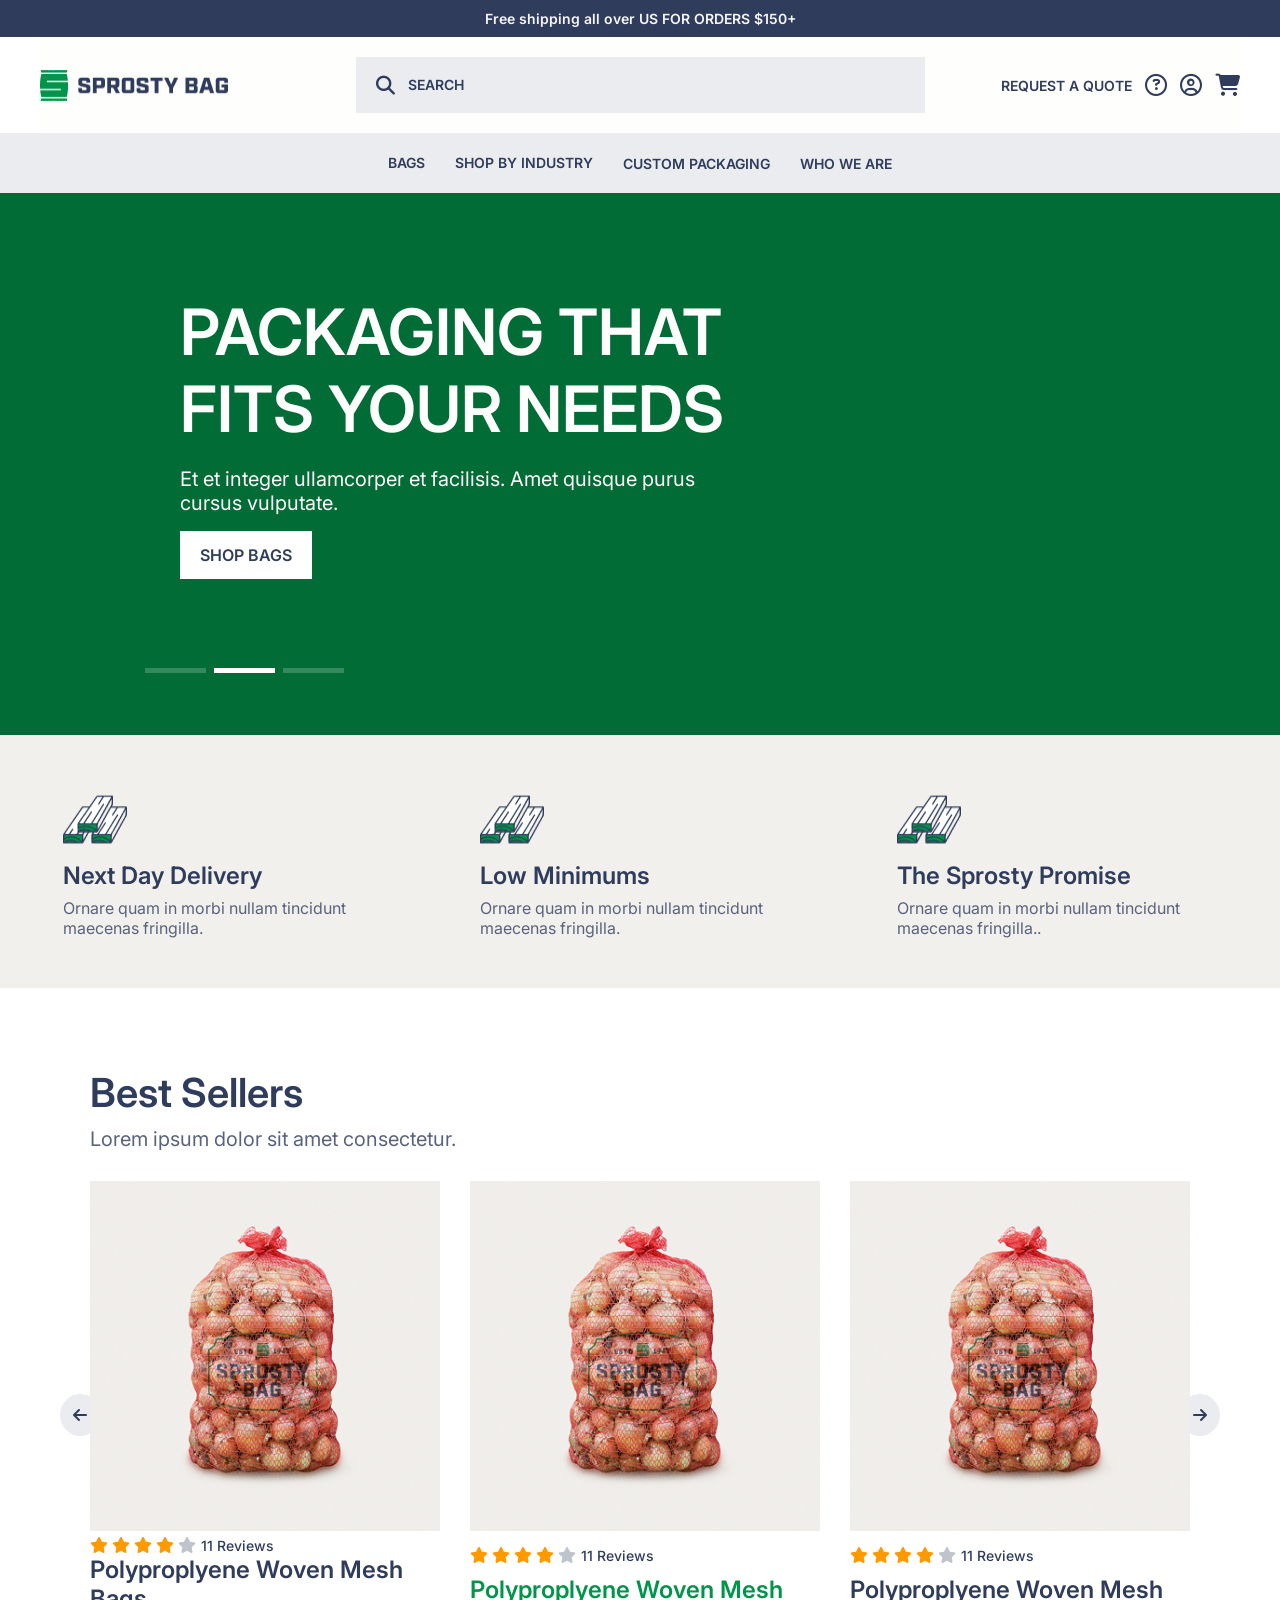
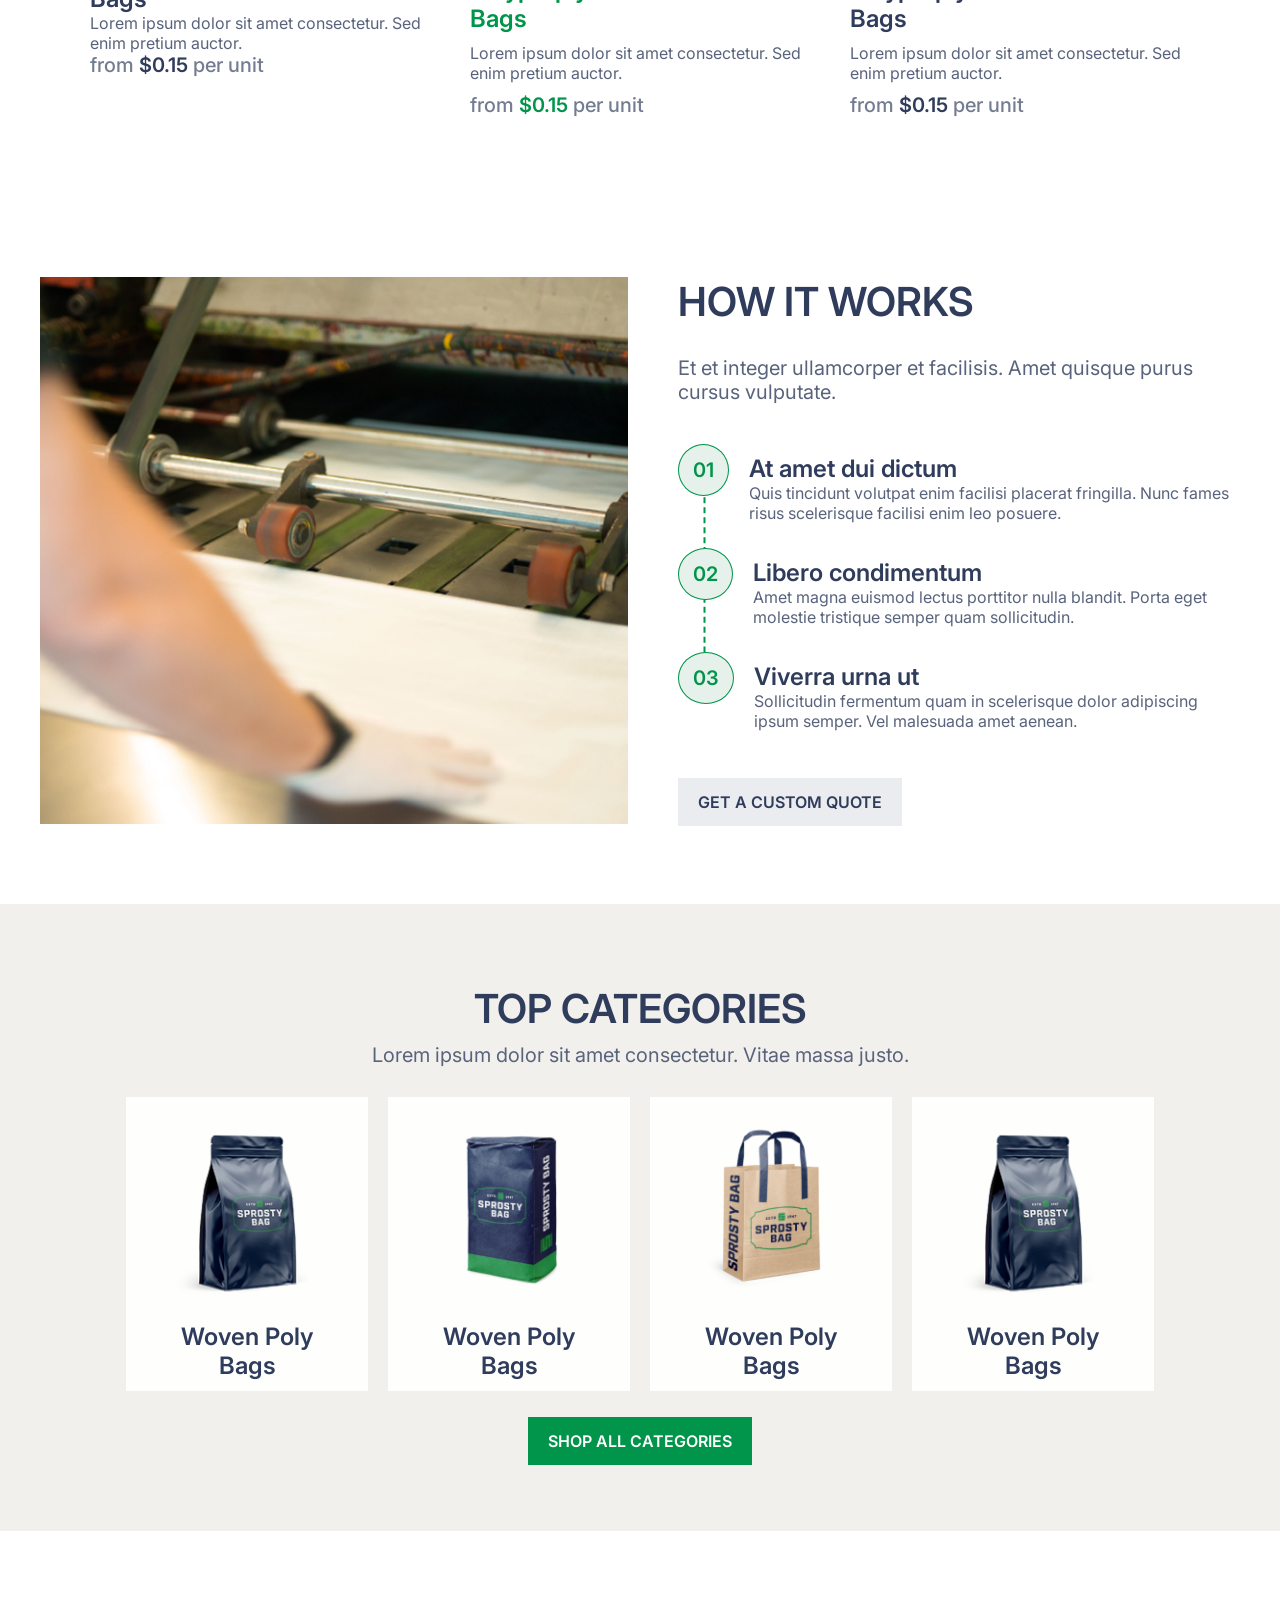
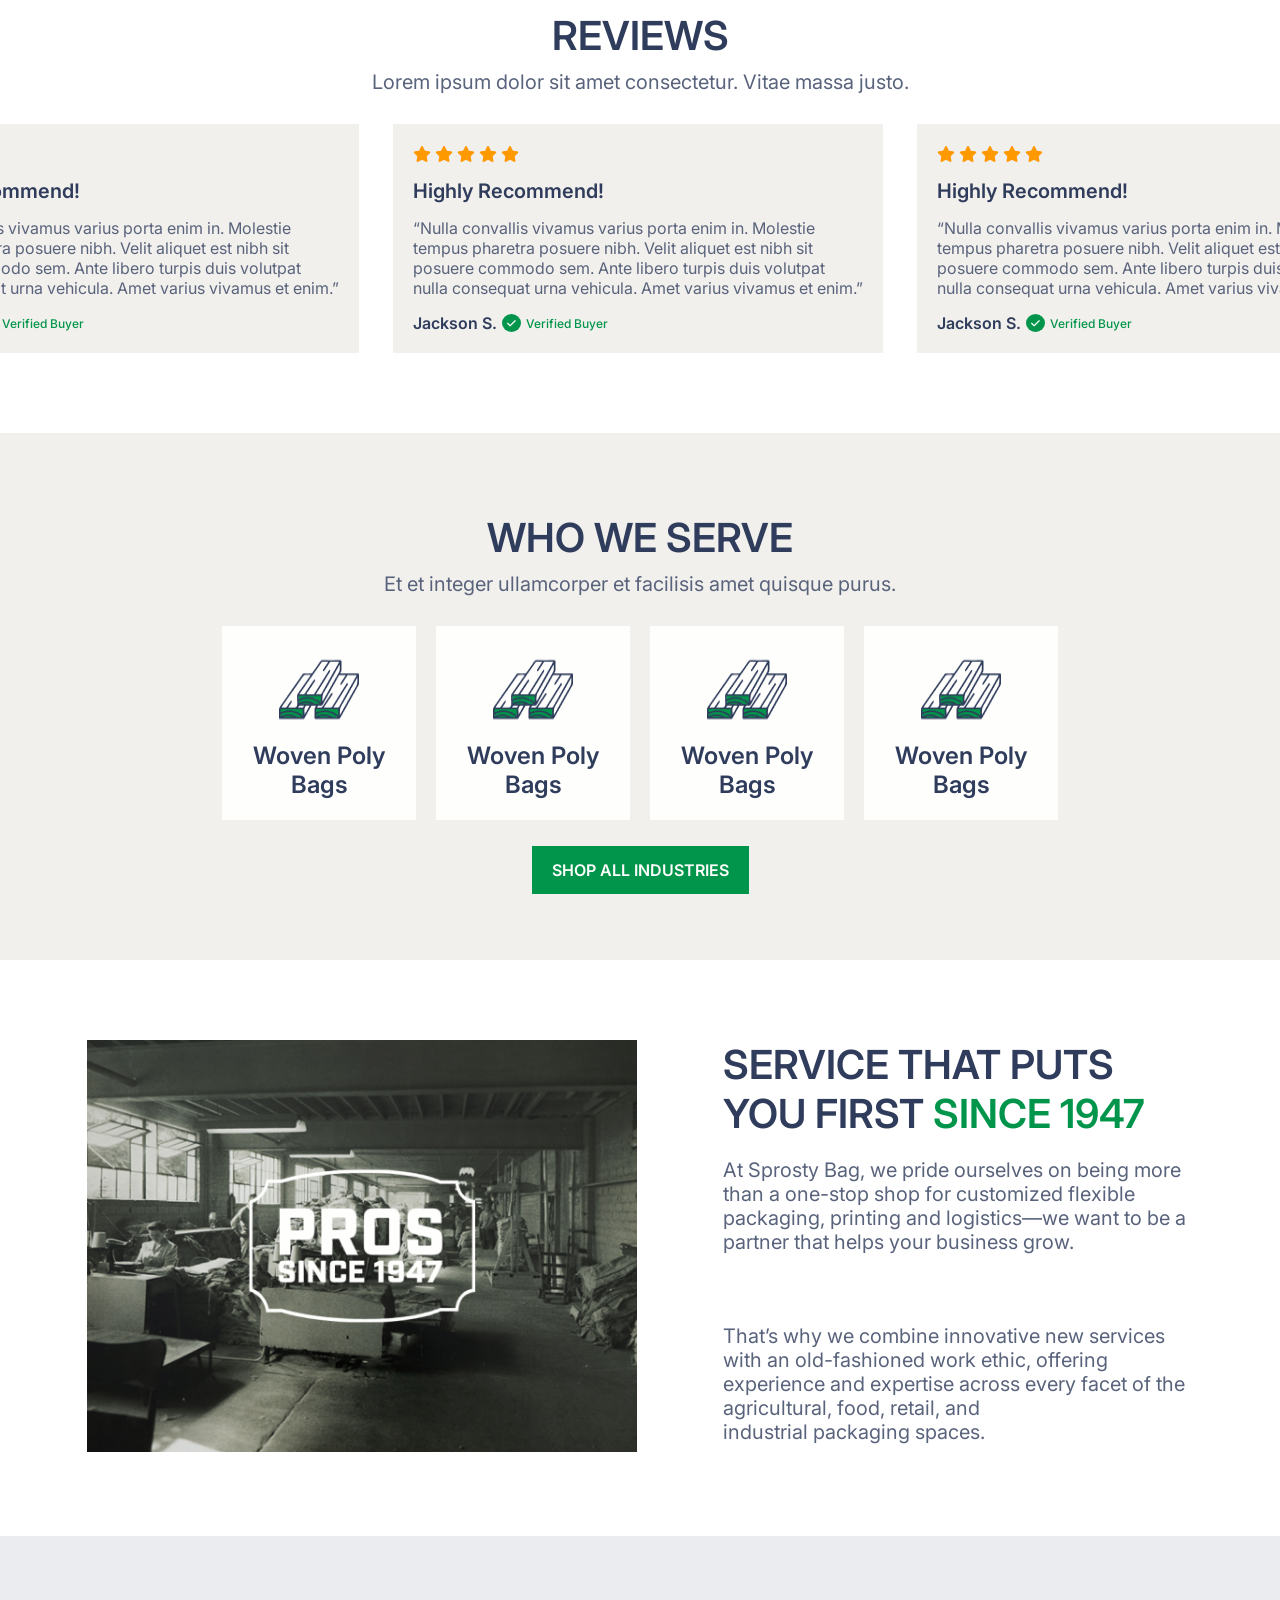
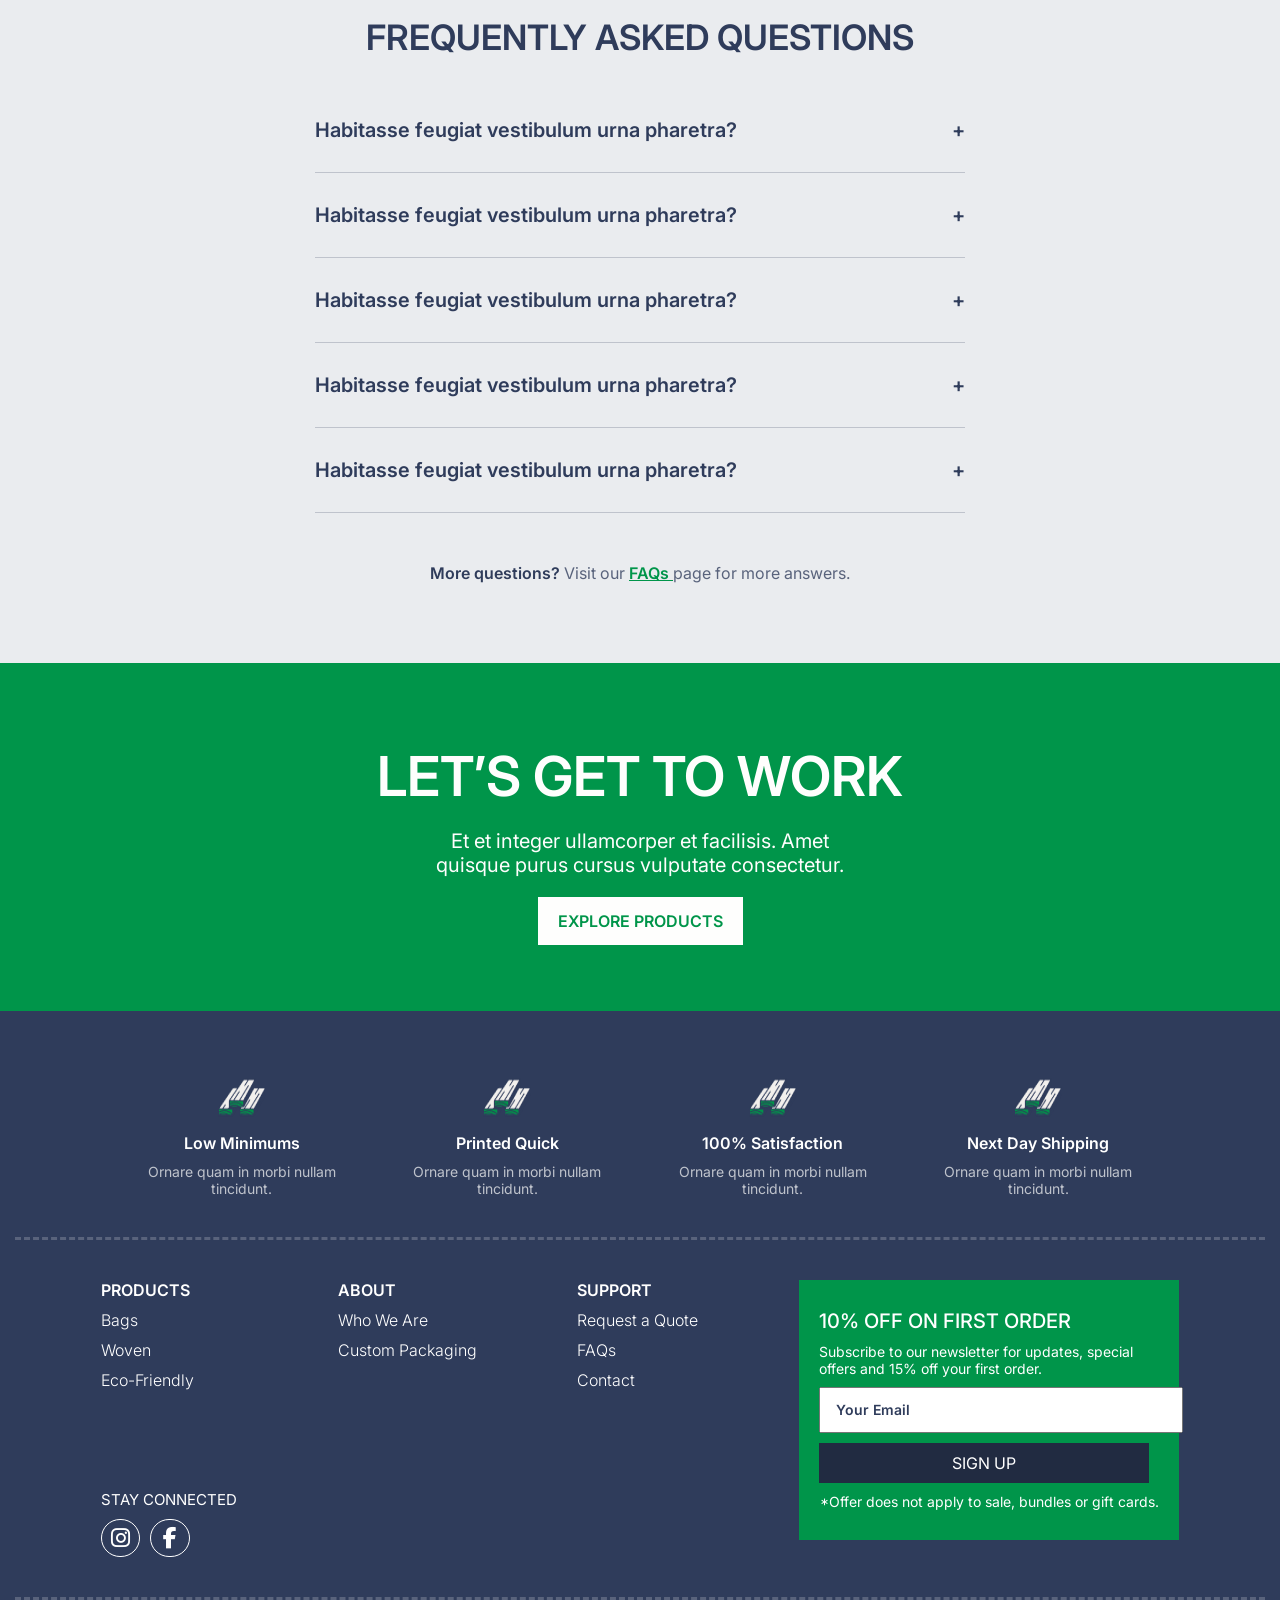
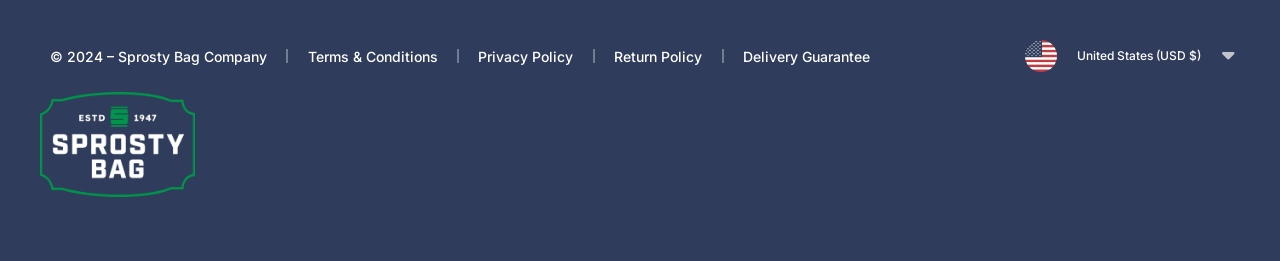
<file: index.html>
<!DOCTYPE html>
<html lang="en">

<head>
    <meta charset="UTF-8">
    <meta name="viewport" content="width=device-width, initial-scale=1.0">
    <title>Document</title>
    <link rel="stylesheet" href="css/index.css">
    <link rel="stylesheet" href="https://cdnjs.cloudflare.com/ajax/libs/font-awesome/6.7.2/css/all.min.css">
    <link rel="stylesheet" href="https://cdn.jsdelivr.net/npm/swiper@11/swiper-bundle.min.css" />
</head>

<header>
    <div class="announcement">
        <p>Free shipping all over US FOR ORDERS $150+</p>
    </div>
    <nav class="header">
        <div class="image">
            <a href="index.html"><img src="image/Vector.png" alt="image" width="100%" height="100%"></a>
        </div>
        <div class="search">
            <div class="icon-search">
                <i class="fa-solid fa-magnifying-glass"></i>
                <input type="text" id="search" name="search" placeholder="SEARCH">
            </div>
            <div class="cross">
                <i class="fa-solid fa-xmark"></i>
            </div>
        </div>
        <div class="icon">
            <a href="">REQUEST A QUOTE</a>
            <div class="background">
                <div class="request-popo">
                    <div class="icon-request">
                        <i class="fa-solid fa-xmark"></i>
                    </div>
                    <div class="heading">
                        <h3>REQUEST A QUOTE</h3>
                    </div>
                    <div class="discription">
                        <p>Lorem ipsum dolor sit amet consectetur. Augue bibendum hendrerit iaculis egestas urna vitae
                            ut ut.</p>
                    </div>
                    <div class="inputs">
                        <div class="name-input">
                            <div class="first-name">
                                <label>First Name*</label>
                                <input type="text" name="first_name" placeholder="Jon">
                            </div>
                            <div class="last-name">
                                <label>Last Name*</label>
                                <input type="text" name="last_name" placeholder="Doe">
                            </div>
                        </div>
                        <div class="country-input">
                            <div class="company-name">
                                <label>Company*</label>
                                <input type="text" name="company" placeholder="Name Here">
                            </div>
                            <div class="zip-code">
                                <label>Zip Code*</label>
                                <input type="text" name="zip_code" placeholder="92804">
                            </div>
                        </div>
                        <div class="select-input">
                            <div class="product-name">
                                <label>What Product(s) Are You Interested In?*</label>
                                <select name="products">
                                    <option value="">Please select product(s)</option>
                                    <option value="product1">Product 1</option>
                                    <option value="product2">Product 2</option>
                                </select>
                            </div>
                        </div>
                        <div class="product-quailty-input">
                            <div class="art-work">
                                <label>Do You Have Artwork?*</label>
                                <select name="have_artwork">
                                    <option value="yes">Yes</option>
                                    <option value="no">No</option>
                                </select>
                            </div>
                            <div class="quailty">
                                <label>Quantity*</label>
                                <select name="quantity">
                                    <option value="">---</option>
                                    <option value="100">100</option>
                                    <option value="500">500</option>
                                    <option value="1000">1000</option>
                                </select>
                            </div>
                        </div>
                        <div class="detail-input">
                            <label>Do You Have Artwork?</label>
                            <p>The more information you provide, the faster we’ll be able to get you what you need.</p>
                            <textarea name="artwork_details" rows="5"></textarea>

                        </div>
                    </div>
                    <div class="button">
                        <button><a href="#">REQUEST QUOTE</a></button>
                    </div>
                </div>
            </div>
            <div class="question">
                <a href="faqs.html"><i class="fa-regular fa-circle-question"></i></a>
            </div>
            <div class="user">
                <i class="fa-regular fa-circle-user"></i>
            </div>
            <div class="cart">
                <i class="fa-solid fa-cart-shopping"></i>
            </div>
        </div>
        <div class="mobile-view">
            <div class="none-mobile-menu">
                <div class="none">
                    <div class="there-lines">
                        <div class="one-lines"></div>
                        <div class="one-lines"></div>
                        <div class="one-lines"></div>
                    </div>
                    <div class="search-icon-mobile">
                        <i class="fa-solid fa-magnifying-glass"></i>
                    </div>
                </div>
                <div class="image-mobile-menu-main">
                    <div class="image">
                        <img src="image/Vector (1).png" alt="image" width="100%" height="100%">
                    </div>
                </div>
                <div class="cart-icon-mobile-menu">
                    <div class="cart">
                        <i class="fa-solid fa-cart-shopping"></i>
                    </div>
                </div>
            </div>
            <div class="show-mega-menu">
                <div class="image">
                    <img src="image/Vector.png" alt="image" width="100%" height="100%">
                </div>
                <div class="cross-mobile">
                    <i class="fa-solid fa-xmark"></i>
                </div>
                <div class="search">
                    <div class="icon-search">
                        <i class="fa-solid fa-magnifying-glass"></i>
                        <input type="text" id="search" name="search" placeholder="SEARCH">
                    </div>
                    <div class="cross">
                        <i class="fa-solid fa-xmark"></i>
                    </div>
                </div>
                <div class="mega-menu">
                    <div class="bags">
                        <div class="icon-bag">
                            <a href="#">BAGS</a>
                            <i class="fa-solid fa-plus"></i>
                        </div>
                        <div class="bages-name">
                            <div class="woman">
                                <a href="#">Woven</a>
                            </div>
                            <div class="woman">
                                <a href="#">Paper Bags</a>
                            </div>
                            <div class="woman">
                                <a href="#">Mylar Bags</a>
                            </div>
                            <div class="woman">
                                <a href="#">Polypropylene Bags</a>
                            </div>
                            <div class="woman">
                                <a href="#">Eco-Friendly Bags</a>
                            </div>
                            <div class="button">
                                <a href="#">SHOP ALL BAGS</a>
                            </div>
                        </div>
                        <div class="line"></div>
                    </div>
                    <div class="shop">
                        <div class="icon-shop">
                            <a href="#">SHOP BY INDUSTRY</a>
                            <i class="fa-solid fa-plus"></i>
                        </div>
                        <div class="industry-name">
                            <div class="food">
                                <a href="#">Agriculture</a>
                            </div>
                            <div class="food">
                                <a href="#">Industrial</a>
                            </div>
                            <div class="food">
                                <a href="#">Food</a>
                            </div>
                            <div class="food">
                                <a href="#">Retail</a>
                            </div>
                            <div class="button">
                                <a href="#">SHOP ALL BAGS</a>
                            </div>
                        </div>
                        <div class="line"></div>
                    </div>
                    <div class="custom">
                        <a href="#">CUSTOM PACKAGING</a>
                        <div class="line"></div>
                    </div>
                    <div class="who">
                        <a href="#">WHO WE ARE</a>
                        <div class="line"></div>
                    </div>
                    <div class="request">
                        <a href="#">REQUEST A QUOTE</a>
                        <div class="line"></div>
                    </div>
                    <div class="faqs">
                        <div class="faq">
                            <a href="#">FAQS</a>
                        </div>
                        <div class="account">
                            <a href="#">ACCOUNT</a>
                        </div>
                        <div class="content">
                            <a href="#">CONTACT</a>
                        </div>
                    </div>
                </div>
            </div>
        </div>
    </nav>
    <div class="mega-menu">
        <div class="product-layoutbag">
            <div class="bags">
                <a href="bags.html">BAGS</a>
            </div>
            <div class="layout-bags">
                <div class="heading">
                    <h2>FIND YOUR BAG</h2>
                </div>
                <div class="layout-product">
                    <div class="product-image-layout">
                        <a href="product.html">
                            <div class="image">
                                <img src="image/IMG (1)323.png" alt="image" width="100%" height="100%">
                            </div>
                            <div class="product-name">
                                <h4>Woven</h4>
                            </div>
                            <div class="product-description">
                                <p>Malesuada proin tellus pellentesque risus tortor.</p>
                            </div>
                        </a>
                    </div>
                    <div class="product-image-layout">
                        <a href="product.html">
                            <div class="image">
                                <img src="image/IMG (7).png" alt="image" width="100%" height="100%">
                            </div>
                            <div class="product-name">
                                <h4>Papers Bags</h4>
                            </div>
                            <div class="product-description">
                                <p>Nulla feugiat sagittis vestibulum tempus adipiscing at.</p>
                            </div>
                        </a>
                    </div>
                    <div class="product-image-layout">
                        <a href="product.html">
                            <div class="image">
                                <img src="image/333.png" alt="image" width="100%" height="100%">
                            </div>
                            <div class="product-name">
                                <h4>Mylar Bags</h4>
                            </div>
                            <div class="product-description">
                                <p>Laoreet id elementum eget laoreet penatibus enim.</p>
                            </div>
                        </a>
                    </div>
                    <div class="product-image-layout">
                        <a href="product.html">
                            <div class="image">
                                <img src="image/IMG (3)22.png" alt="image" width="100%" height="100%">
                            </div>
                            <div class="product-name">
                                <h4>Polypropylene Bags</h4>
                            </div>
                            <div class="product-description">
                                <p>Dui diam sit est tempus at integer proin feugiat.</p>
                            </div>
                        </a>
                    </div>
                    <div class="product-image-layout">
                        <a href="product.html">
                            <div class="image">
                                <img src="image/IMG (6).png" alt="image" width="100%" height="100%">
                            </div>
                            <div class="product-name">
                                <h4>Eco-Friendly Bags</h4>
                            </div>
                            <div class="product-description">
                                <p>Iaculis urna vitae sed tellus et vitae sit fusce.</p>
                            </div>
                        </a>
                    </div>
                </div>
                <div class="button-shop">
                    <a href="#">SHOP ALL BAGS</a>
                </div>
            </div>
        </div>
        <div class="product-layoutshop">
            <div class="shop">
                <a href="#">SHOP BY INDUSTRY</a>
            </div>
            <div class="layout-shop">
                <div class="heading">
                    <h2>Bags By Industry</h2>
                </div>
                <div class="layout-product">
                    <div class="product-image-layout">
                        <a href="product.html">
                            <div class="image">
                                <img src="image/layout 4.png" alt="image" width="100%" height="100%">
                            </div>
                            <div class="product-name">
                                <h4>Agriculture</h4>
                            </div>
                            <div class="product-description">
                                <p>Lawn, Grain Bags, Compost Bags, Mulch Bags, Seeds, Grain, Produce.</p>
                            </div>
                        </a>
                    </div>
                    <div class="product-image-layout">
                        <a href="product.html">
                            <div class="image">
                                <img src="image/layout 3.png" alt="image" width="100%" height="100%">
                            </div>
                            <div class="product-name">
                                <h4>Industrial</h4>
                            </div>
                            <div class="product-description">
                                <p>Hardware, Chemicals, Fertilizer, Salt, Soil, FIBC</p>
                            </div>
                        </a>
                    </div>
                    <div class="product-image-layout">
                        <a href="product.html">
                            <div class="image">
                                <img src="image/layout 2.png" alt="image" width="100%" height="100%">
                            </div>
                            <div class="product-name">
                                <h4>Food</h4>
                            </div>
                            <div class="product-description">
                                <p>Coffee, Carry Out Bags, Baby Food, Dry Food, Frozen Food, Rice.</p>
                            </div>
                        </a>
                    </div>
                    <div class="product-image-layout">
                        <a href="product.html">
                            <div class="image">
                                <img src="image/layout 1.png" alt="image" width="100%" height="100%">
                            </div>
                            <div class="product-name">
                                <h4>Retail</h4>
                            </div>
                            <div class="product-description">
                                <p>Shopping Bags, T-Shirt Bags, Tote Bags, Custom Furniture Bags</p>
                            </div>
                        </a>
                    </div>
                </div>
                <div class="button-shop">
                    <a href="#">SHOP ALL INDUSTRIES</a>
                </div>
            </div>
        </div>
        <div class="custom">
            <a href="custom.html">CUSTOM PACKAGING</a>
        </div>
        <div class="who">
            <a href="who-wo-are.html">WHO WE ARE</a>
        </div>
    </div>
</header>
<section class="search-bar">
    <div class="container">
        <div class="row">
            <div class="col">
                <ul>
                    <h3>POPULAR SEARCHES</h3>
                    <li><a href="#">Woven</a></li>
                    <li><a href="#">Grain</a></li>
                    <li><a href="#">Tote Bags</a></li>
                </ul>
            </div>
            <div class="line"></div>
            <div class="product-col">
                <h4>TRENDING PRODUCTS</h4>
                <ul class="product-deatial">
                    <li><a href="/product.html">
                            <div class="image">
                                <img src="image/IMG (3).png" alt="image" width="100%" height="100%">
                            </div>
                        </a></li>
                    <a href="/product.html">
                        <h5>Polyproplyene Woven Mesh Bags</h5>
                        <p>Lorem ipsum dolor sit amet consectetur. Sed enim...</p>
                    </a>
                </ul>
            </div>
            <div class="product-col">
                <ul class="product-deatial">
                    <li><a href="/product.html">
                            <div class="image">
                                <img src="image/IMG (2).png" alt="image" width="100%" height="100%">
                            </div>
                        </a></li>
                    <a href="/product.html">
                        <h5>Multi-Wall Paper Bags</h5>
                        <p>Tellus at nulla viverra viverra potenti urna. Eu massa...</p>
                    </a>
                </ul>
            </div>
            <div class="product-col">
                <ul class="product-deatial">
                    <li><a href="/product.html">
                            <div class="image">
                                <img src="image/IMG (1).png" alt="image" width="100%" height="100%">
                            </div>
                        </a></li>
                    <a href="/product.html">
                        <h5>Laminated Paper Polypropylene Bags</h5>
                        <p>Tellus at nulla viverra viverra potenti urna. Eu massa...</p>
                    </a>
                </ul>
            </div>
        </div>
    </div>
</section>

<section class="cart-popo">
    <div class="container">
        <div class="row">
            <div class="col">
                <h4>YOUR CART <span>(2 ITEMS)</span></h4>
                <div class="cross-cart">
                    <i class="fa-solid fa-xmark"></i>
                </div>
            </div>
            <div class="shoping">
                <h3>You’re <span>$105.50 away</span> from FREE shipping!</h3>
                <div class="line">
                    <div class="fill"></div>
                </div>
            </div>
            <div class="product-gap">
                <div class="product-shoping">
                    <div class="image">
                        <img src="image/1.png" alt="image" width="100%" height="100%">
                    </div>
                    <div class="detail">
                        <div class="product-name">
                            <h4>Polyproplyene Woven Mesh Bags</h4>
                            <div class="price">
                                <div class="orignal-price">$220</div>
                                <div class="comprice-price">$250</div>
                            </div>
                        </div>
                        <div class="color-name">
                            <p>Color: White</p>
                        </div>
                        <div class="size">
                            <p>Size: Standard Size</p>
                        </div>
                        <div class="quailty">
                            <p>Quantity: 100 ($2.50/unit)</p>
                        </div>
                        <div class="last">
                            <div class="stook-plus">
                                <span class="decrement">-</span>
                                <span class="value">1</span>
                                <span class="increment">+</span>
                            </div>
                            <div class="dealte">
                                <i class="fa-solid fa-trash"></i>
                            </div>
                        </div>
                    </div>
                </div>
                <div class="line"></div>
                <div class="product-shoping">
                    <div class="image">
                        <img src="image/1.png" alt="image" width="100%" height="100%">
                    </div>
                    <div class="detail">
                        <div class="product-name">
                            <h4>Polyproplyene Woven Mesh Bags</h4>
                            <div class="price">
                                <div class="orignal-price">$220</div>
                                <div class="comprice-price">$250</div>
                            </div>
                        </div>
                        <div class="color-name">
                            <p>Color: White</p>
                        </div>
                        <div class="size">
                            <p>Size: Standard Size</p>
                        </div>
                        <div class="quailty">
                            <p>Quantity: 100 ($2.50/unit)</p>
                        </div>
                        <div class="last">
                            <div class="stook-plus">
                                <span class="decrement">-</span>
                                <span class="value">1</span>
                                <span class="increment">+</span>
                            </div>
                            <div class="dealte">
                                <i class="fa-solid fa-trash"></i>
                            </div>
                        </div>
                    </div>
                </div>
                <div class="line"></div>
            </div>
            <div class="checkout">
                <div class="subtotal">
                    <div class="iteam">
                        <h2>SUBTOTAL</h2>
                        <h3>(2 ITEMS)</h3>
                    </div>
                    <div class="price">
                        <p>$350</p>
                    </div>
                </div>
                <div class="proceed-checkout">
                    <div class="image">
                        <img src="image/checkout.png" alt="image" width="100%" height="100%">
                    </div>
                    <div class="pro-check">
                        <span>PROCEED TO CHECKOUT</span>
                    </div>
                </div>
                <div class="last-icon">
                    <div class="one-name">
                        <div class="icon-image">
                            <img src="image/ICON.png" alt="image" width="100%" height="100%">
                        </div>
                        <div class="icon-name">
                            <span>Secure Payment</span>
                        </div>
                    </div>
                    <div class="two-name">
                        <div class="icon-image">
                            <img src="image/ICON.png" alt="image" width="100%" height="100%">
                        </div>
                        <div class="icon-name">
                            <span>100% Satisfaction</span>
                        </div>
                    </div>
                </div>
            </div>
        </div>
    </div>
</section>

<section class="packaging-needs">
    <div class="container">
        <div class="row">
            <div class="swiper mySwiper">
                <div class="swiper-wrapper">
                    <div class="swiper-slide">
                        <div class="col">
                            <div class="heading">
                                <h1>PACKAGING THAT FITS YOUR NEEDS</h1>
                            </div>
                            <div class="discription">
                                <p>Et et integer ullamcorper et facilisis. Amet quisque purus cursus vulputate.</p>
                            </div>
                            <div class="button">
                                <a href="#">SHOP BAGS</a>
                            </div>
                        </div>
                    </div>
                    <div class="swiper-slide">
                        <div class="col">
                            <div class="heading">
                                <h1>PACKAGING THAT FITS YOUR NEEDS</h1>
                            </div>
                            <div class="discription">
                                <p>Et et integer ullamcorper et facilisis. Amet quisque purus cursus vulputate.</p>
                            </div>
                            <div class="button">
                                <a href="#">SHOP BAGS</a>
                            </div>
                        </div>
                    </div>
                    <div class="swiper-slide">
                        <div class="col">
                            <div class="heading">
                                <h1>PACKAGING THAT FITS YOUR NEEDS</h1>
                            </div>
                            <div class="discription">
                                <p>Et et integer ullamcorper et facilisis. Amet quisque purus cursus vulputate.</p>
                            </div>
                            <div class="button">
                                <a href="#">SHOP BAGS</a>
                            </div>
                        </div>
                    </div>
                </div>
                <div class="swiper-pagination"></div>
            </div>
        </div>
    </div>
</section>
<script src="https://cdn.jsdelivr.net/npm/swiper@11/swiper-bundle.min.js"></script>

<section class="secend-sec">
    <div class="container">
        <div class="row">
            <div class="col">
                <div class="image">
                    <img src="image/main-secend.png" alt="image" width="100%" height="100%">
                </div>
                <div class="heading">
                    <span>Next Day Delivery</span>
                </div>
                <div class="discription">
                    <p>Ornare quam in morbi nullam tincidunt maecenas fringilla.</p>
                </div>
            </div>
            <div class="col">
                <div class="image">
                    <img src="image/main-secend.png" alt="image" width="100%" height="100%">
                </div>
                <div class="heading">
                    <span>Low Minimums</span>
                </div>
                <div class="discription">
                    <p>Ornare quam in morbi nullam tincidunt maecenas fringilla.</p>
                </div>
            </div>
            <div class="col">
                <div class="image">
                    <img src="image/main-secend.png" alt="image" width="100%" height="100%">
                </div>
                <div class="heading">
                    <span>The Sprosty Promise</span>
                </div>
                <div class="discription">
                    <p>Ornare quam in morbi nullam tincidunt maecenas fringilla..</p>
                </div>
            </div>
        </div>
    </div>
</section>

<section class="your-product">
    <div class="container">
        <div class="row">
            <div class="col">
                <div class="heading">
                    <span>Best Sellers</span>
                </div>
                <div class="discription">
                    <p>Lorem ipsum dolor sit amet consectetur.</p>
                </div>
            </div>
            <div class="slider">
                <div class="swiper mySwiper1">
                    <div class="swiper-wrapper">
                        <div class="swiper-slide">
                            <div class="product-image-with-text">
                                <div class="image">
                                    <img src="image/your-product.png" alt="image" width="100%" height="100%">
                                </div>
                                <div class="product-review">
                                    <div class="icon">
                                        <i class="fa-solid fa-star"></i>
                                        <i class="fa-solid fa-star"></i>
                                        <i class="fa-solid fa-star"></i>
                                        <i class="fa-solid fa-star"></i>
                                        <i class="fa-solid fa-star change"></i>
                                    </div>
                                    <span>11 Reviews</span>
                                </div>
                                <div class="product-name">
                                    <span>Polyproplyene Woven Mesh Bags</span>
                                </div>
                                <div class="product-discription">
                                    <p>Lorem ipsum dolor sit amet consectetur. Sed enim pretium auctor.</p>
                                </div>
                                <div class="unti">
                                    <p>from <span> $0.15 </span>per unit</p>
                                </div>
                            </div>
                        </div>
                        <div class="swiper-slide">
                            <div class="product-image-with-text">
                                <a href="/product.html">
                                    <div class="image">
                                        <img src="image/your-product.png" alt="image" width="100%" height="100%">
                                    </div>
                                    <div class="product-review">
                                        <div class="icon">
                                            <i class="fa-solid fa-star"></i>
                                            <i class="fa-solid fa-star"></i>
                                            <i class="fa-solid fa-star"></i>
                                            <i class="fa-solid fa-star"></i>
                                            <i class="fa-solid fa-star change"></i>
                                        </div>
                                        <span>11 Reviews</span>
                                    </div>
                                    <div class="product-name">
                                        <span>Polyproplyene Woven Mesh Bags</span>
                                    </div>
                                    <div class="product-discription">
                                        <p>Lorem ipsum dolor sit amet consectetur. Sed enim pretium auctor.</p>
                                    </div>
                                    <div class="unti">
                                        <p>from <span> $0.15 </span>per unit</p>
                                    </div>
                                </a>
                            </div>
                        </div>
                        <div class="swiper-slide">
                            <div class="product-image-with-text">
                                <a href="/product.html">
                                    <div class="image">
                                        <img src="image/your-product.png" alt="image" width="100%" height="100%">
                                    </div>
                                    <div class="product-review">
                                        <div class="icon">
                                            <i class="fa-solid fa-star"></i>
                                            <i class="fa-solid fa-star"></i>
                                            <i class="fa-solid fa-star"></i>
                                            <i class="fa-solid fa-star"></i>
                                            <i class="fa-solid fa-star change"></i>
                                        </div>
                                        <span>11 Reviews</span>
                                    </div>
                                    <div class="product-name">
                                        <span>Polyproplyene Woven Mesh Bags</span>
                                    </div>
                                    <div class="product-discription">
                                        <p>Lorem ipsum dolor sit amet consectetur. Sed enim pretium auctor.</p>
                                    </div>
                                    <div class="unti">
                                        <p>from <span> $0.15 </span>per unit</p>
                                    </div>
                                </a>
                            </div>
                        </div>
                        <div class="swiper-slide">
                            <div class="product-image-with-text">
                                <a href="/product.html">
                                    <div class="image">
                                        <img src="image/your-product.png" alt="image" width="100%" height="100%">
                                    </div>
                                    <div class="product-review">
                                        <div class="icon">
                                            <i class="fa-solid fa-star"></i>
                                            <i class="fa-solid fa-star"></i>
                                            <i class="fa-solid fa-star"></i>
                                            <i class="fa-solid fa-star"></i>
                                            <i class="fa-solid fa-star change"></i>
                                        </div>
                                        <span>11 Reviews</span>
                                    </div>
                                    <div class="product-name">
                                        <span>Polyproplyene Woven Mesh Bags</span>
                                    </div>
                                    <div class="product-discription">
                                        <p>Lorem ipsum dolor sit amet consectetur. Sed enim pretium auctor.</p>
                                    </div>
                                    <div class="unti">
                                        <p>from <span> $0.15 </span>per unit</p>
                                    </div>
                                </a>
                            </div>
                        </div>
                        <div class="swiper-slide">
                            <div class="product-image-with-text">
                                <a href="/product.html">
                                    <div class="image">
                                        <img src="image/your-product.png" alt="image" width="100%" height="100%">
                                    </div>
                                    <div class="product-review">
                                        <div class="icon">
                                            <i class="fa-solid fa-star"></i>
                                            <i class="fa-solid fa-star"></i>
                                            <i class="fa-solid fa-star"></i>
                                            <i class="fa-solid fa-star"></i>
                                            <i class="fa-solid fa-star change"></i>
                                        </div>
                                        <span>11 Reviews</span>
                                    </div>
                                    <div class="product-name">
                                        <span>Polyproplyene Woven Mesh Bags</span>
                                    </div>
                                    <div class="product-discription">
                                        <p>Lorem ipsum dolor sit amet consectetur. Sed enim pretium auctor.</p>
                                    </div>
                                    <div class="unti">
                                        <p>from <span> $0.15 </span>per unit</p>
                                    </div>
                                </a>
                            </div>
                        </div>
                        <div class="swiper-slide">
                            <div class="product-image-with-text">
                                <a href="/product.html">
                                    <div class="image">
                                        <img src="image/your-product.png" alt="image" width="100%" height="100%">
                                    </div>
                                    <div class="product-review">
                                        <div class="icon">
                                            <i class="fa-solid fa-star"></i>
                                            <i class="fa-solid fa-star"></i>
                                            <i class="fa-solid fa-star"></i>
                                            <i class="fa-solid fa-star"></i>
                                            <i class="fa-solid fa-star change"></i>
                                        </div>
                                        <span>11 Reviews</span>
                                    </div>
                                    <div class="product-name">
                                        <span>Polyproplyene Woven Mesh Bags</span>
                                    </div>
                                    <div class="product-discription">
                                        <p>Lorem ipsum dolor sit amet consectetur. Sed enim pretium auctor.</p>
                                    </div>
                                    <div class="unti">
                                        <p>from <span> $0.15 </span>per unit</p>
                                    </div>
                                </a>
                            </div>
                        </div>
                    </div>
                </div>
                <div class="swiper-next">
                    <i class="fa-solid fa-arrow-right"></i>
                </div>
                <div class="swiper-prev">
                    <i class="fa-solid fa-arrow-left"></i>
                </div>
            </div>
            <div class="slider-mobile-seller">
                <div class="product-image-with-text">
                    <div class="image">
                        <img src="image/your-product.png" alt="image" width="100%" height="100%">
                    </div>
                    <div class="product-review">
                        <div class="icon">
                            <i class="fa-solid fa-star"></i>
                            <i class="fa-solid fa-star"></i>
                            <i class="fa-solid fa-star"></i>
                            <i class="fa-solid fa-star"></i>
                            <i class="fa-solid fa-star change"></i>
                        </div>
                        <span>11 Reviews</span>
                    </div>
                    <div class="product-name">
                        <span>Polyproplyene Woven Mesh Bags</span>
                    </div>
                    <div class="product-discription">
                        <p>Lorem ipsum dolor sit amet consectetur. Sed enim pretium auctor.</p>
                    </div>
                    <div class="unti">
                        <p>from <span> $0.15 </span>per unit</p>
                    </div>
                </div>
                <div class="product-image-with-text">
                    <div class="image">
                        <img src="image/your-product.png" alt="image" width="100%" height="100%">
                    </div>
                    <div class="product-review">
                        <div class="icon">
                            <i class="fa-solid fa-star"></i>
                            <i class="fa-solid fa-star"></i>
                            <i class="fa-solid fa-star"></i>
                            <i class="fa-solid fa-star"></i>
                            <i class="fa-solid fa-star change"></i>
                        </div>
                        <span>11 Reviews</span>
                    </div>
                    <div class="product-name">
                        <span>Polyproplyene Woven Mesh Bags</span>
                    </div>
                    <div class="product-discription">
                        <p>Lorem ipsum dolor sit amet consectetur. Sed enim pretium auctor.</p>
                    </div>
                    <div class="unti">
                        <p>from <span> $0.15 </span>per unit</p>
                    </div>
                </div>
                <div class="product-image-with-text">
                    <div class="image">
                        <img src="image/your-product.png" alt="image" width="100%" height="100%">
                    </div>
                    <div class="product-review">
                        <div class="icon">
                            <i class="fa-solid fa-star"></i>
                            <i class="fa-solid fa-star"></i>
                            <i class="fa-solid fa-star"></i>
                            <i class="fa-solid fa-star"></i>
                            <i class="fa-solid fa-star change"></i>
                        </div>
                        <span>11 Reviews</span>
                    </div>
                    <div class="product-name">
                        <span>Polyproplyene Woven Mesh Bags</span>
                    </div>
                    <div class="product-discription">
                        <p>Lorem ipsum dolor sit amet consectetur. Sed enim pretium auctor.</p>
                    </div>
                    <div class="unti">
                        <p>from <span> $0.15 </span>per unit</p>
                    </div>
                </div>
                <div class="product-image-with-text">
                    <div class="image">
                        <img src="image/your-product.png" alt="image" width="100%" height="100%">
                    </div>
                    <div class="product-review">
                        <div class="icon">
                            <i class="fa-solid fa-star"></i>
                            <i class="fa-solid fa-star"></i>
                            <i class="fa-solid fa-star"></i>
                            <i class="fa-solid fa-star"></i>
                            <i class="fa-solid fa-star change"></i>
                        </div>
                        <span>11 Reviews</span>
                    </div>
                    <div class="product-name">
                        <span>Polyproplyene Woven Mesh Bags</span>
                    </div>
                    <div class="product-discription">
                        <p>Lorem ipsum dolor sit amet consectetur. Sed enim pretium auctor.</p>
                    </div>
                    <div class="unti">
                        <p>from <span> $0.15 </span>per unit</p>
                    </div>
                </div>
            </div>
        </div>
    </div>
</section>
<script src="https://cdn.jsdelivr.net/npm/swiper@11/swiper-bundle.min.js"></script>

<section class="how-it-work">
    <div class="container">
        <div class="row">
            <div class="col">
                <div class="mobile-detail">
                    <div class="heading">
                        <span>HOW IT WORKS</span>
                    </div>
                    <div class="discription">
                        <p>Et et integer ullamcorper et facilisis. Amet quisque purus cursus vulputate.</p>
                    </div>
                </div>
                <div class="image">
                    <img src="image/Rectangle 3069.png" alt="image" width="100%" height="100%">
                </div>
            </div>
            <div class="detail">
                <div class="heading-des">
                    <span>HOW IT WORKS</span>
                </div>
                <div class="discription-des">
                    <p>Et et integer ullamcorper et facilisis. Amet quisque purus cursus vulputate.</p>
                </div>
                <div class="options-work">
                    <div class="dashed-line"></div>
                    <div class="at">
                        <div class="number">
                            <span>01</span>
                        </div>
                        <div class="text">
                            <div class="heading">
                                <span>At amet dui dictum</span>
                            </div>
                            <div class="discription">
                                <p>Quis tincidunt volutpat enim facilisi placerat fringilla. Nunc fames risus
                                    scelerisque facilisi enim leo posuere.</p>
                            </div>
                        </div>
                    </div>
                    <div class="at">
                        <div class="number">
                            <span>02</span>
                        </div>
                        <div class="text">
                            <div class="heading">
                                <span>Libero condimentum</span>
                            </div>
                            <div class="discription">
                                <p>Amet magna euismod lectus porttitor nulla blandit. Porta eget molestie tristique
                                    semper quam sollicitudin.</p>
                            </div>
                        </div>
                    </div>
                    <div class="at">
                        <div class="number">
                            <span>03</span>
                        </div>
                        <div class="text">
                            <div class="heading">
                                <span>Viverra urna ut</span>
                            </div>
                            <div class="discription">
                                <p>Sollicitudin fermentum quam in scelerisque dolor adipiscing ipsum semper. Vel
                                    malesuada amet aenean.</p>
                            </div>
                        </div>
                    </div>
                </div>
                <div class="button">
                    <a href="#">GET A CUSTOM QUOTE</a>
                </div>
            </div>
        </div>
    </div>
</section>

<section class="top-categories">
    <div class="container">
        <div class="row">
            <div class="col">
                <div class="heading">
                    <span>TOP CATEGORIES</span>
                </div>
                <div class="discription">
                    <p>Lorem ipsum dolor sit amet consectetur. Vitae massa justo.</p>
                </div>
            </div>
            <div class="product">
                <div class="box">
                    <div class="image">
                        <img src="image/top(3).png" alt="image" width="100%" height="100%">
                    </div>
                    <div class="product-name">
                        <span>Woven Poly<br> Bags</span>
                    </div>
                </div>
                <div class="box">
                    <div class="image">
                        <img src="image/top(2).png" alt="image" width="100%" height="100%">
                    </div>
                    <div class="product-name">
                        <span>Woven Poly<br> Bags</span>
                    </div>
                </div>
                <div class="box">
                    <div class="image">
                        <img src="image/top(1).png" alt="image" width="100%" height="100%">
                    </div>
                    <div class="product-name">
                        <span>Woven Poly<br> Bags</span>
                    </div>
                </div>
                <div class="box">
                    <div class="image">
                        <img src="image/top(3).png" alt="image" width="100%" height="100%">
                    </div>
                    <div class="product-name">
                        <span>Woven Poly<br> Bags</span>
                    </div>
                </div>
            </div>
            <div class="button">
                <a href="#">SHOP ALL CATEGORIES</a>
            </div>
        </div>
    </div>
</section>

<section class="review-justo">
    <div class="container">
        <div class="row">
            <div class="col">
                <div class="heading">
                    <span>REVIEWS</span>
                </div>
                <div class="discription">
                    <p>Lorem ipsum dolor sit amet consectetur. Vitae massa justo.</p>
                </div>
            </div>
            <div class="slider-review">
                <div class="swiper mySwiper2">
                    <div class="swiper-wrapper">
                        <div class="swiper-slide">
                            <div class="box">
                                <div class="reviews-star">
                                    <div class="icon">
                                        <i class="fa-solid fa-star"></i>
                                        <i class="fa-solid fa-star"></i>
                                        <i class="fa-solid fa-star"></i>
                                        <i class="fa-solid fa-star"></i>
                                        <i class="fa-solid fa-star"></i>
                                    </div>
                                    <div class="name">
                                        <span>Highly Recommend!</span>
                                    </div>
                                    <div class="discription">
                                        <p>“Nulla convallis vivamus varius porta enim in. Molestie tempus pharetra
                                            posuere nibh. Velit aliquet est nibh sit posuere commodo sem. Ante
                                            libero
                                            turpis duis volutpat nulla consequat urna vehicula. Amet varius vivamus
                                            et
                                            enim.”</p>
                                    </div>
                                    <div class="verify">
                                        <div class="name">
                                            <span>Jackson S.</span>
                                            <i class="fa-solid fa-check"></i>
                                            <p>Verified Buyer</p>
                                        </div>
                                    </div>
                                </div>
                            </div>
                        </div>
                        <div class="swiper-slide">
                            <div class="box">
                                <div class="reviews-star">
                                    <div class="icon">
                                        <i class="fa-solid fa-star"></i>
                                        <i class="fa-solid fa-star"></i>
                                        <i class="fa-solid fa-star"></i>
                                        <i class="fa-solid fa-star"></i>
                                        <i class="fa-solid fa-star"></i>
                                    </div>
                                    <div class="name">
                                        <span>Highly Recommend!</span>
                                    </div>
                                    <div class="discription">
                                        <p>“Nulla convallis vivamus varius porta enim in. Molestie tempus pharetra
                                            posuere nibh. Velit aliquet est nibh sit posuere commodo sem. Ante
                                            libero
                                            turpis duis volutpat nulla consequat urna vehicula. Amet varius vivamus
                                            et
                                            enim.”</p>
                                    </div>
                                    <div class="verify">
                                        <div class="name">
                                            <span>Jackson S.</span>
                                            <i class="fa-solid fa-check"></i>
                                            <p>Verified Buyer</p>
                                        </div>
                                    </div>
                                </div>
                            </div>
                        </div>
                        <div class="swiper-slide">
                            <div class="box">
                                <div class="reviews-star">
                                    <div class="icon">
                                        <i class="fa-solid fa-star"></i>
                                        <i class="fa-solid fa-star"></i>
                                        <i class="fa-solid fa-star"></i>
                                        <i class="fa-solid fa-star"></i>
                                        <i class="fa-solid fa-star"></i>
                                    </div>
                                    <div class="name">
                                        <span>Highly Recommend!</span>
                                    </div>
                                    <div class="discription">
                                        <p>“Nulla convallis vivamus varius porta enim in. Molestie tempus pharetra
                                            posuere nibh. Velit aliquet est nibh sit posuere commodo sem. Ante
                                            libero
                                            turpis duis volutpat nulla consequat urna vehicula. Amet varius vivamus
                                            et
                                            enim.”</p>
                                    </div>
                                    <div class="verify">
                                        <div class="name">
                                            <span>Jackson S.</span>
                                            <i class="fa-solid fa-check"></i>
                                            <p>Verified Buyer</p>
                                        </div>
                                    </div>
                                </div>
                            </div>
                        </div>
                        <div class="swiper-slide">
                            <div class="box">
                                <div class="reviews-star">
                                    <div class="icon">
                                        <i class="fa-solid fa-star"></i>
                                        <i class="fa-solid fa-star"></i>
                                        <i class="fa-solid fa-star"></i>
                                        <i class="fa-solid fa-star"></i>
                                        <i class="fa-solid fa-star"></i>
                                    </div>
                                    <div class="name">
                                        <span>Highly Recommend!</span>
                                    </div>
                                    <div class="discription">
                                        <p>“Nulla convallis vivamus varius porta enim in. Molestie tempus pharetra
                                            posuere nibh. Velit aliquet est nibh sit posuere commodo sem. Ante
                                            libero
                                            turpis duis volutpat nulla consequat urna vehicula. Amet varius vivamus
                                            et
                                            enim.”</p>
                                    </div>
                                    <div class="verify">
                                        <div class="name">
                                            <span>Jackson S.</span>
                                            <i class="fa-solid fa-check"></i>
                                            <p>Verified Buyer</p>
                                        </div>
                                    </div>
                                </div>
                            </div>
                        </div>
                        <div class="swiper-slide">
                            <div class="box">
                                <div class="reviews-star">
                                    <div class="icon">
                                        <i class="fa-solid fa-star"></i>
                                        <i class="fa-solid fa-star"></i>
                                        <i class="fa-solid fa-star"></i>
                                        <i class="fa-solid fa-star"></i>
                                        <i class="fa-solid fa-star"></i>
                                    </div>
                                    <div class="name">
                                        <span>Highly Recommend!</span>
                                    </div>
                                    <div class="discription">
                                        <p>“Nulla convallis vivamus varius porta enim in. Molestie tempus pharetra
                                            posuere nibh. Velit aliquet est nibh sit posuere commodo sem. Ante
                                            libero
                                            turpis duis volutpat nulla consequat urna vehicula. Amet varius vivamus
                                            et
                                            enim.”</p>
                                    </div>
                                    <div class="verify">
                                        <div class="name">
                                            <span>Jackson S.</span>
                                            <i class="fa-solid fa-check"></i>
                                            <p>Verified Buyer</p>
                                        </div>
                                    </div>
                                </div>
                            </div>
                        </div>
                        <div class="swiper-slide">
                            <div class="box">
                                <div class="reviews-star">
                                    <div class="icon">
                                        <i class="fa-solid fa-star"></i>
                                        <i class="fa-solid fa-star"></i>
                                        <i class="fa-solid fa-star"></i>
                                        <i class="fa-solid fa-star"></i>
                                        <i class="fa-solid fa-star"></i>
                                    </div>
                                    <div class="name">
                                        <span>Highly Recommend!</span>
                                    </div>
                                    <div class="discription">
                                        <p>“Nulla convallis vivamus varius porta enim in. Molestie tempus pharetra
                                            posuere nibh. Velit aliquet est nibh sit posuere commodo sem. Ante
                                            libero
                                            turpis duis volutpat nulla consequat urna vehicula. Amet varius vivamus
                                            et
                                            enim.”</p>
                                    </div>
                                    <div class="verify">
                                        <div class="name">
                                            <span>Jackson S.</span>
                                            <i class="fa-solid fa-check"></i>
                                            <p>Verified Buyer</p>
                                        </div>
                                    </div>
                                </div>
                            </div>
                        </div>
                    </div>
                </div>
            </div>
        </div>
</section>
<script src="https://cdn.jsdelivr.net/npm/swiper@11/swiper-bundle.min.js"></script>

<section class="we-serve">
    <div class="container">
        <div class="row">
            <div class="col">
                <div class="heading">
                    <span>WHO WE SERVE</span>
                </div>
                <div class="discription">
                    <p>Et et integer ullamcorper et facilisis amet quisque purus.</p>
                </div>
            </div>
            <div class="product">
                <div class="box">
                    <div class="image">
                        <img src="image/serve.png" alt="image" width="100%" height="100%">
                    </div>
                    <div class="product-name">
                        <span>Woven Poly<br> Bags</span>
                    </div>
                </div>
                <div class="box">
                    <div class="image">
                        <img src="image/serve.png" alt="image" width="100%" height="100%">
                    </div>
                    <div class="product-name">
                        <span>Woven Poly<br> Bags</span>
                    </div>
                </div>
                <div class="box">
                    <div class="image">
                        <img src="image/serve.png" alt="image" width="100%" height="100%">
                    </div>
                    <div class="product-name">
                        <span>Woven Poly<br> Bags</span>
                    </div>
                </div>
                <div class="box">
                    <div class="image">
                        <img src="image/serve.png" alt="image" width="100%" height="100%">
                    </div>
                    <div class="product-name">
                        <span>Woven Poly<br> Bags</span>
                    </div>
                </div>
            </div>
            <div class="button">
                <a href="#">SHOP ALL INDUSTRIES</a>
            </div>
        </div>
    </div>
</section>

<section class="service-since">
    <div class="container">
        <div class="row">
            <div class="col">
                <div class="mobile-detial">
                    <div class="heading">
                        <h4>SERVICE THAT PUTS YOU FIRST<span> SINCE 1947</span></h4>
                    </div>
                </div>
                <div class="image">
                    <img src="image/since-1947.png" alt="image" width="100%" height="100%">
                </div>
            </div>
            <div class="detail">
                <div class="heading">
                    <h4>SERVICE THAT PUTS YOU FIRST<span> SINCE 1947</span></h4>
                </div>
                <div class="discription">
                    <p>At Sprosty Bag, we pride ourselves on being more than a one-stop shop for customized flexible
                        packaging, printing and logistics—we want to be a partner that helps your business grow.</p>
                </div>
                <div class="other-discription">
                    <p>That’s why we combine innovative new services with an old-fashioned work ethic, offering
                        experience and expertise across every facet of the agricultural, food, retail, and
                        industrial packaging spaces.</p>
                </div>
            </div>
        </div>
    </div>
</section>

<section class="faqs">
    <div class="container">
        <div class="row">
            <div class="col">
                <div class="heading">
                    <span>FREQUENTLY ASKED QUESTIONS</span>
                </div>
            </div>
            <div class="faqs-question">
                <div class="habitasse">
                    <div class="question">
                        <span>Habitasse feugiat vestibulum urna pharetra?</span>
                        <span>+</span>
                    </div>
                    <div class="answer">
                        <span>Vitae non fermentum duis vel. Eget elementum tortor arcu tellus neque dictum
                            porttitor.
                            Enim.</span>
                    </div>
                </div>
                <div class="line"></div>
                <div class="habitasse">
                    <div class="question">
                        <span>Habitasse feugiat vestibulum urna pharetra?</span>
                        <span>+</span>
                    </div>
                    <div class="answer">
                        <span>Vitae non fermentum duis vel. Eget elementum tortor arcu tellus neque dictum
                            porttitor.
                            Enim.</span>
                    </div>
                </div>
                <div class="line"></div>
                <div class="habitasse">
                    <div class="question">
                        <span>Habitasse feugiat vestibulum urna pharetra?</span>
                        <span>+</span>
                    </div>
                    <div class="answer">
                        <span>Vitae non fermentum duis vel. Eget elementum tortor arcu tellus neque dictum
                            porttitor.
                            Enim.</span>
                    </div>
                </div>
                <div class="line"></div>
                <div class="habitasse">
                    <div class="question">
                        <span>Habitasse feugiat vestibulum urna pharetra?</span>
                        <span>+</span>
                    </div>
                    <div class="answer">
                        <span>Vitae non fermentum duis vel. Eget elementum tortor arcu tellus neque dictum
                            porttitor.
                            Enim.</span>
                    </div>
                </div>
                <div class="line"></div>
                <div class="habitasse">
                    <div class="question">
                        <span>Habitasse feugiat vestibulum urna pharetra?</span>
                        <span>+</span>
                    </div>
                    <div class="answer">
                        <span>Vitae non fermentum duis vel. Eget elementum tortor arcu tellus neque dictum
                            porttitor.
                            Enim.</span>
                    </div>
                </div>
                <div class="line"></div>
            </div>
            <div class="last">
                <p><span>More questions?</span> Visit our <span class="color"> FAQs </span>page for more answers.
                </p>
            </div>
        </div>
    </div>
</section>

<section class="to-work">
    <div class="container">
        <div class="row">
            <div class="col">
                <div class="heading">
                    <span>LET’S GET TO WORK</span>
                </div>
                <div class="discription">
                    <p>Et et integer ullamcorper et facilisis. Amet <br>quisque purus cursus vulputate consectetur.
                    </p>
                </div>
                <div class="button">
                    <a href="#">EXPLORE PRODUCTS</a>
                </div>
            </div>
        </div>
    </div>
</section>

<footer>
    <div class="footer">
        <div class="first-col-footer">
            <div class="low">
                <div class="image">
                    <img src="image/ICON.png" alt="image" width="100%" height="100%">
                </div>
                <div class="name">
                    <h5>Low Minimums</h5>
                </div>
                <div class="discription">
                    <p>Ornare quam in morbi nullam tincidunt.</p>
                </div>
            </div>
            <div class="low">
                <div class="image">
                    <img src="image/ICON.png" alt="image" width="100%" height="100%">
                </div>
                <div class="name">
                    <h5>Printed Quick</h5>
                </div>
                <div class="discription">
                    <p>Ornare quam in morbi nullam tincidunt.</p>
                </div>
            </div>
            <div class="low">
                <div class="image">
                    <img src="image/ICON.png" alt="image" width="100%" height="100%">
                </div>
                <div class="name">
                    <h5>100% Satisfaction</h5>
                </div>
                <div class="discription">
                    <p>Ornare quam in morbi nullam tincidunt.</p>
                </div>
            </div>
            <div class="low">
                <div class="image">
                    <img src="image/ICON.png" alt="image" width="100%" height="100%">
                </div>
                <div class="name">
                    <h5>Next Day Shipping</h5>
                </div>
                <div class="discription">
                    <p>Ornare quam in morbi nullam tincidunt.</p>
                </div>
            </div>
        </div>
        <div class="dashed-line"></div>
        <div class="dashed-line-mobile"></div>
        <div class="secend-col-footer">
            <div class="products">
                <ul>
                    PRODUCTS
                    <li>Bags</li>
                    <li>Woven</li>
                    <li>Eco-Friendly</li>
                </ul>
                <div class="content-icon">
                    <div class="icon-heading">
                        <p>STAY CONNECTED</p>
                    </div>
                    <div class="icon-footer">
                        <div class="instgram-icon">
                            <i class="fa-brands fa-instagram"></i>
                        </div>
                        <div class="facebook-icon">
                            <i class="fa-brands fa-facebook-f"></i>
                        </div>
                    </div>
                </div>
            </div>
            <div class="about">
                <ul>
                    ABOUT
                    <li>Who We Are</li>
                    <li>Custom Packaging</li>
                </ul>
            </div>
            <div class="support">
                <ul>
                    SUPPORT
                    <li>Request a Quote</li>
                    <li>FAQs</li>
                    <li>Contact</li>
                </ul>
            </div>
            <div class="email-div-footer">
                <div class="heading">
                    <p>10% OFF ON FIRST ORDER</p>
                </div>
                <div class="discription">
                    <p>Subscribe to our newsletter for updates, special offers and 15% off your first order.</p>
                </div>
                <div class="email-input">
                    <input type="email" placeholder="Your Email">
                </div>
                <div class="sign-up-button">
                    <a href="#">SIGN UP</a>
                </div>
                <div class="other-discription">
                    <p>*Offer does not apply to sale, bundles or gift cards.</p>
                </div>
            </div>
        </div>
        <div class="secend-col-footer-mobile">
            <div class="email-div-footer">
                <div class="heading">
                    <p>10% OFF ON FIRST ORDER</p>
                </div>
                <div class="discription">
                    <p>Subscribe to our newsletter for updates, special offers and 15% off your first order.</p>
                </div>
                <div class="email-input">
                    <input type="email" placeholder="Your Email">
                </div>
                <div class="sign-up-button">
                    <a href="#">SIGN UP</a>
                </div>
                <div class="other-discription">
                    <p>*Offer does not apply to sale, bundles or gift cards.</p>
                </div>
            </div>
            <div class="mobile-view-footer">
                <div class="content-icon">
                    <div class="icon-heading">
                        <p>STAY CONNECTED</p>
                    </div>
                    <div class="icon-footer">
                        <div class="instgram-icon">
                            <i class="fa-brands fa-instagram"></i>
                        </div>
                        <div class="facebook-icon">
                            <i class="fa-brands fa-facebook-f"></i>
                        </div>
                    </div>
                </div>
                <div class="products">
                    <div class="section-header">
                        <span>PRODUCTS</span>
                        <i class="fa-solid fa-plus toggle-icon"></i>
                    </div>
                    <ul class="section-list">
                        <li>Bags</li>
                        <li>Woven</li>
                        <li>Eco-Friendly</li>
                    </ul>
                </div>
                <div class="dashed-line-mobile"></div>
                <div class="about">
                    <div class="section-header">
                        <span>ABOUT</span>
                        <i class="fa-solid fa-plus toggle-icon"></i>
                    </div>
                    <ul class="section-list">
                        <li>Who We Are</li>
                        <li>Custom Packaging</li>
                    </ul>
                </div>
                <div class="dashed-line-mobile"></div>
                <div class="support">
                    <div class="section-header">
                        <span>SUPPORT</span>
                        <i class="fa-solid fa-plus toggle-icon"></i>
                    </div>
                    <ul class="section-list">
                        <li>Request a Quote</li>
                        <li>FAQs</li>
                        <li>Contact</li>
                    </ul>
                </div>
                <div class="dashed-line-mobile"></div>
            </div>
        </div>
        <div class="dashed-line"></div>
        <div class="third-col-footer">
            <div class="list-and-flag">
                <div class="list">
                    <div class="bag-company">
                        <a href="#">© 2024 – Sprosty Bag Company</a>
                    </div>
                    <div class="line"></div>
                    <div class="bag-company">
                        <a href="#">Terms & Conditions</a>
                    </div>
                    <div class="line"></div>
                    <div class="bag-company">
                        <a href="#">Privacy Policy</a>
                    </div>
                    <div class="line"></div>
                    <div class="bag-company">
                        <a href="#">Return Policy</a>
                    </div>
                    <div class="line"></div>
                    <div class="bag-company">
                        <a href="#">Delivery Guarantee</a>
                    </div>
                </div>
                <div class="list-mobile">
                    <div class="bag-company">
                        <a href="#">© 2024 – Sprosty Bag Company</a>
                    </div>
                </div>
                <div class="dashed-line-mobile"></div>
                <div class="flag">
                    <div class="image">
                        <img src="image/FLAG.png" alt="image" width="100%" height="100%">
                    </div>
                    <div class="country-name">
                        <p id="selected-country">United States (USD $)</p>
                    </div>
                    <div class="country-name-show" id="country-dropdown">
                        <span>Pakistan</span>
                        <span>Lahore</span>
                    </div>
                    <div class="icon" id="flag-icon">
                        <i class="fa-solid fa-caret-down"></i>
                    </div>
                </div>
            </div>
            <div class="last-logo">
                <div class="image">
                    <img src="image/Logo.png" alt="image" width="100%" height="100%">
                </div>
            </div>
        </div>
    </div>
</footer>

<script>
    const flagIcon = document.getElementById('flag-icon');
    const dropdown = document.getElementById('country-dropdown');
    const selectedText = document.getElementById('selected-country');

    // Toggle dropdown
    flagIcon.addEventListener('click', function (e) {
        e.stopPropagation();
        dropdown.style.display = dropdown.style.display === 'flex' ? 'none' : 'flex';
    });

    // Swap country name between selectedText and clicked span
    document.querySelectorAll('#country-dropdown span').forEach(span => {
        span.addEventListener('click', function () {
            const temp = selectedText.textContent;
            selectedText.textContent = this.textContent;
            this.textContent = temp; // swap back the old one into dropdown
            dropdown.style.display = 'none';
        });
    });

    // Close dropdown when clicked outside
    document.addEventListener('click', function (e) {
        if (!dropdown.contains(e.target) && !flagIcon.contains(e.target)) {
            dropdown.style.display = 'none';
        }
    });
</script>




<script>
    document.querySelectorAll('.mobile-view-footer .toggle-icon').forEach(icon => {
        icon.addEventListener('click', function () {
            const parentSection = this.closest('.products, .about, .support');
            parentSection.classList.toggle('active');

            // Swap + and − icons
            if (this.classList.contains('fa-plus')) {
                this.classList.remove('fa-plus');
                this.classList.add('fa-minus');
            } else {
                this.classList.remove('fa-minus');
                this.classList.add('fa-plus');
            }
        });
    });
</script>

<script>
    var swiper = new Swiper(".mySwiper1", {
        slidesPerView: 1,
        loop: true,
        navigation: {
            nextEl: ".swiper-next",
            prevEl: ".swiper-prev",
        },
        breakpoints: {
            550: {
                slidesPerView: 1,
                spaceBetween: 20
            },
            768: {
                slidesPerView: 2,
                spaceBetween: 30
            },
            992: {
                slidesPerView: 3,
                spaceBetween: 40
            }
        }
    });
</script>

<script>
    var swiper = new Swiper(".mySwiper2", {
        spaceBetween: 30,
        slidesPerView: 3,
        loop: true,
        centeredSlides: true,
        autoplay: {
            delay: 2500,
            disableOnInteraction: false,
        },
        breakpoints: {
            0: {
                slidesPerView: 1,
            },
            426: {
                slidesPerView: 1,
            },
            526: {
                slidesPerView: 2,
            },
            769: {
                slidesPerView: 2.5,
            },
        }
    });
</script>

<script src="https://code.jquery.com/jquery-3.6.0.min.js"></script>
<script>
    $(document).ready(function () {
        $('.faqs .question').click(function () {
            const answer = $(this).next('.answer');
            const icon = $(this).find('span:last-child');

            // Close all open answers
            $('.faqs .answer').not(answer).slideUp();
            $('.faqs .question').not(this).removeClass('active').find('span:last-child').text('+');

            // Toggle current one
            answer.slideToggle();
            $(this).toggleClass('active');

            if ($(this).hasClass('active')) {
                icon.text('-');
            } else {
                icon.text('+');
            }
        });
    });
</script>

<script>
    var swiper = new Swiper(".mySwiper", {
        loop: true,
        centeredSlides: true,
        autoplay: {
            delay: 2500,
            disableOnInteraction: false,
        },
        pagination: {
            el: ".swiper-pagination",
        },
    });
</script>

<script>
    document.addEventListener("DOMContentLoaded", function () {
        const searchInput = document.getElementById("search");
        const searchBar = document.querySelector(".search-bar");
        const crossIcon = document.querySelector(".cross");
        const iconSearch = document.querySelector(".icon-search");

        // Show search-bar and cross on input focus
        searchInput.addEventListener("focus", function () {
            searchBar.classList.add("active");
            crossIcon.style.display = "block";
        });

        // Hide both when cross is clicked
        crossIcon.addEventListener("click", function () {
            searchBar.classList.remove("active");
            crossIcon.style.display = "none";
        });

        // Hide when clicking anywhere outside input, cross, and search-bar
        document.addEventListener("click", function (e) {
            const isClickInside = searchInput.contains(e.target) ||
                crossIcon.contains(e.target) ||
                searchBar.contains(e.target) ||
                iconSearch.contains(e.target);

            if (!isClickInside) {
                searchBar.classList.remove("active");
                crossIcon.style.display = "none";
            }
        });
    });
</script>

<script>
    document.addEventListener("DOMContentLoaded", function () {
        const container = document.querySelector(".stook-plus");
        const decrementBtn = container.querySelector(".decrement");
        const incrementBtn = container.querySelector(".increment");
        const valueSpan = container.querySelector(".value");

        function updateWidth() {
            // Auto width adjustment based on content
            valueSpan.style.width = valueSpan.scrollWidth + "px";
        }

        decrementBtn.addEventListener("click", function () {
            let currentValue = parseInt(valueSpan.textContent);
            if (currentValue > 1) {
                valueSpan.textContent = currentValue - 1;
                updateWidth();
            }
        });

        incrementBtn.addEventListener("click", function () {
            let currentValue = parseInt(valueSpan.textContent);
            valueSpan.textContent = currentValue + 1;
            updateWidth();
        });

        // Initialize width on load
        updateWidth();
    });
</script>

<script>
    const cartIcons = document.querySelectorAll('.cart'); // select ALL cart icons
    const cartPopup = document.querySelector('.cart-popo');
    const cartClose = document.querySelector('.cross-cart');

    // Add click event to every cart icon
    cartIcons.forEach((icon) => {
        icon.addEventListener('click', () => {
            cartPopup.classList.add('active');
        });
    });

    // Close button
    cartClose.addEventListener('click', () => {
        cartPopup.classList.remove('active');
    });

    // Click outside to close
    cartPopup.addEventListener('click', (e) => {
        if (e.target === cartPopup) {
            cartPopup.classList.remove('active');
        }
    });
</script>

<script>
    document.addEventListener("DOMContentLoaded", function () {
        const fill = document.querySelector('.fill');
        const valueSpan = document.querySelector('.value');
        const incrementBtn = document.querySelector('.increment');
        const decrementBtn = document.querySelector('.decrement');

        let progress = 0; // % (0 to 100)
        let quantity = 0; // product count

        function updateUI() {
            fill.style.width = progress + '%';
            valueSpan.textContent = quantity;
        }

        incrementBtn.addEventListener('click', function () {
            if (progress < 100) {
                progress += 10;
                quantity++;
                updateUI();
            }
        });

        decrementBtn.addEventListener('click', function () {
            if (progress > 0) {
                progress -= 10;
                quantity--;
                updateUI();
            }
        });

        updateUI(); // Initial load
    });
</script>

<script>
    document.addEventListener("DOMContentLoaded", function () {
        const toggles = document.querySelectorAll('.icon-bag, .icon-shop');

        toggles.forEach(toggle => {
            toggle.addEventListener('click', function () {
                const icon = this.querySelector('i');
                const label = this.querySelector('a');
                const dropdown = this.nextElementSibling;

                const isOpen = dropdown.style.display === 'flex';

                // Close all dropdowns
                document.querySelectorAll('.bages-name, .industry-name').forEach(el => {
                    el.style.display = 'none';
                });

                // Reset all icons and labels
                toggles.forEach(t => {
                    const i = t.querySelector('i');
                    const a = t.querySelector('a');
                    i.classList.remove('fa-minus');
                    i.classList.add('fa-plus');
                    i.style.color = '#2F3C5B';
                    a.classList.remove('active-label');
                });

                // If not open, open this one
                if (!isOpen) {
                    dropdown.style.display = 'flex';
                    dropdown.style.flexDirection = 'column';
                    dropdown.style.gap = '8px';

                    icon.classList.remove('fa-plus');
                    icon.classList.add('fa-minus');
                    icon.style.color = 'green';
                    label.classList.add('active-label');
                }
            });
        });
    });
</script>

<script>
    const bags = document.querySelector(".bags");
    const layoutBag = document.querySelector(".product-layoutbag");

    let isFixed = false;

    bags.addEventListener("click", (e) => {
        e.preventDefault(); // stop default link behavior
        isFixed = true;
        layoutBag.classList.add("fixed");
        bags.classList.add("active");
    });

    layoutBag.addEventListener("mouseleave", () => {
        if (!isFixed) {
            layoutBag.classList.remove("fixed");
            bags.classList.remove("active");
        }
    });

    document.addEventListener("click", (e) => {
        if (!layoutBag.contains(e.target) && !bags.contains(e.target)) {
            layoutBag.classList.remove("fixed");
            bags.classList.remove("active");
            isFixed = false;
        }
    });

</script>

<script>
    const shop = document.querySelector(".shop");
    const layoutShop = document.querySelector(".product-layoutshop");

    let isFixedShop = false;

    shop.addEventListener("click", (e) => {
        e.preventDefault(); // stop default link behavior
        isFixedShop = true;
        layoutShop.classList.add("fixed");
        shop.classList.add("active");
    });

    layoutShop.addEventListener("mouseleave", () => {
        if (!isFixedShop) {
            layoutShop.classList.remove("fixed");
            shop.classList.remove("active");
        }
    });

    document.addEventListener("click", (e) => {
        if (!layoutShop.contains(e.target) && !shop.contains(e.target)) {
            layoutShop.classList.remove("fixed");
            shop.classList.remove("active");
            isFixedShop = false;
        }
    });

</script>

<script>
    document.addEventListener("DOMContentLoaded", function () {
        const menuBtn = document.querySelector(".there-lines");
        const megaMenu = document.querySelector(".show-mega-menu");
        const closeBtn = document.querySelector(".cross-mobile");

        // Show menu
        menuBtn.addEventListener("click", function () {
            megaMenu.classList.add("active");
        });

        // Hide menu
        closeBtn.addEventListener("click", function () {
            megaMenu.classList.remove("active");
        });
    });
</script>

<script>
    document.addEventListener("DOMContentLoaded", function () {
        const quoteBtn = document.querySelector('.icon a'); // "Request A Quote" link
        const background = document.querySelector('.background'); // overlay
        const closeBtn = document.querySelector('.icon-request'); // close icon

        quoteBtn.addEventListener('click', function (e) {
            e.preventDefault();
            background.classList.add('active');
        });

        closeBtn.addEventListener('click', function () {
            background.classList.remove('active');
        });

        // Optional: Click outside to close
        background.addEventListener('click', function (e) {
            if (e.target === background) {
                background.classList.remove('active');
            }
        });
    });
</script>

</body>

</html>
</file>
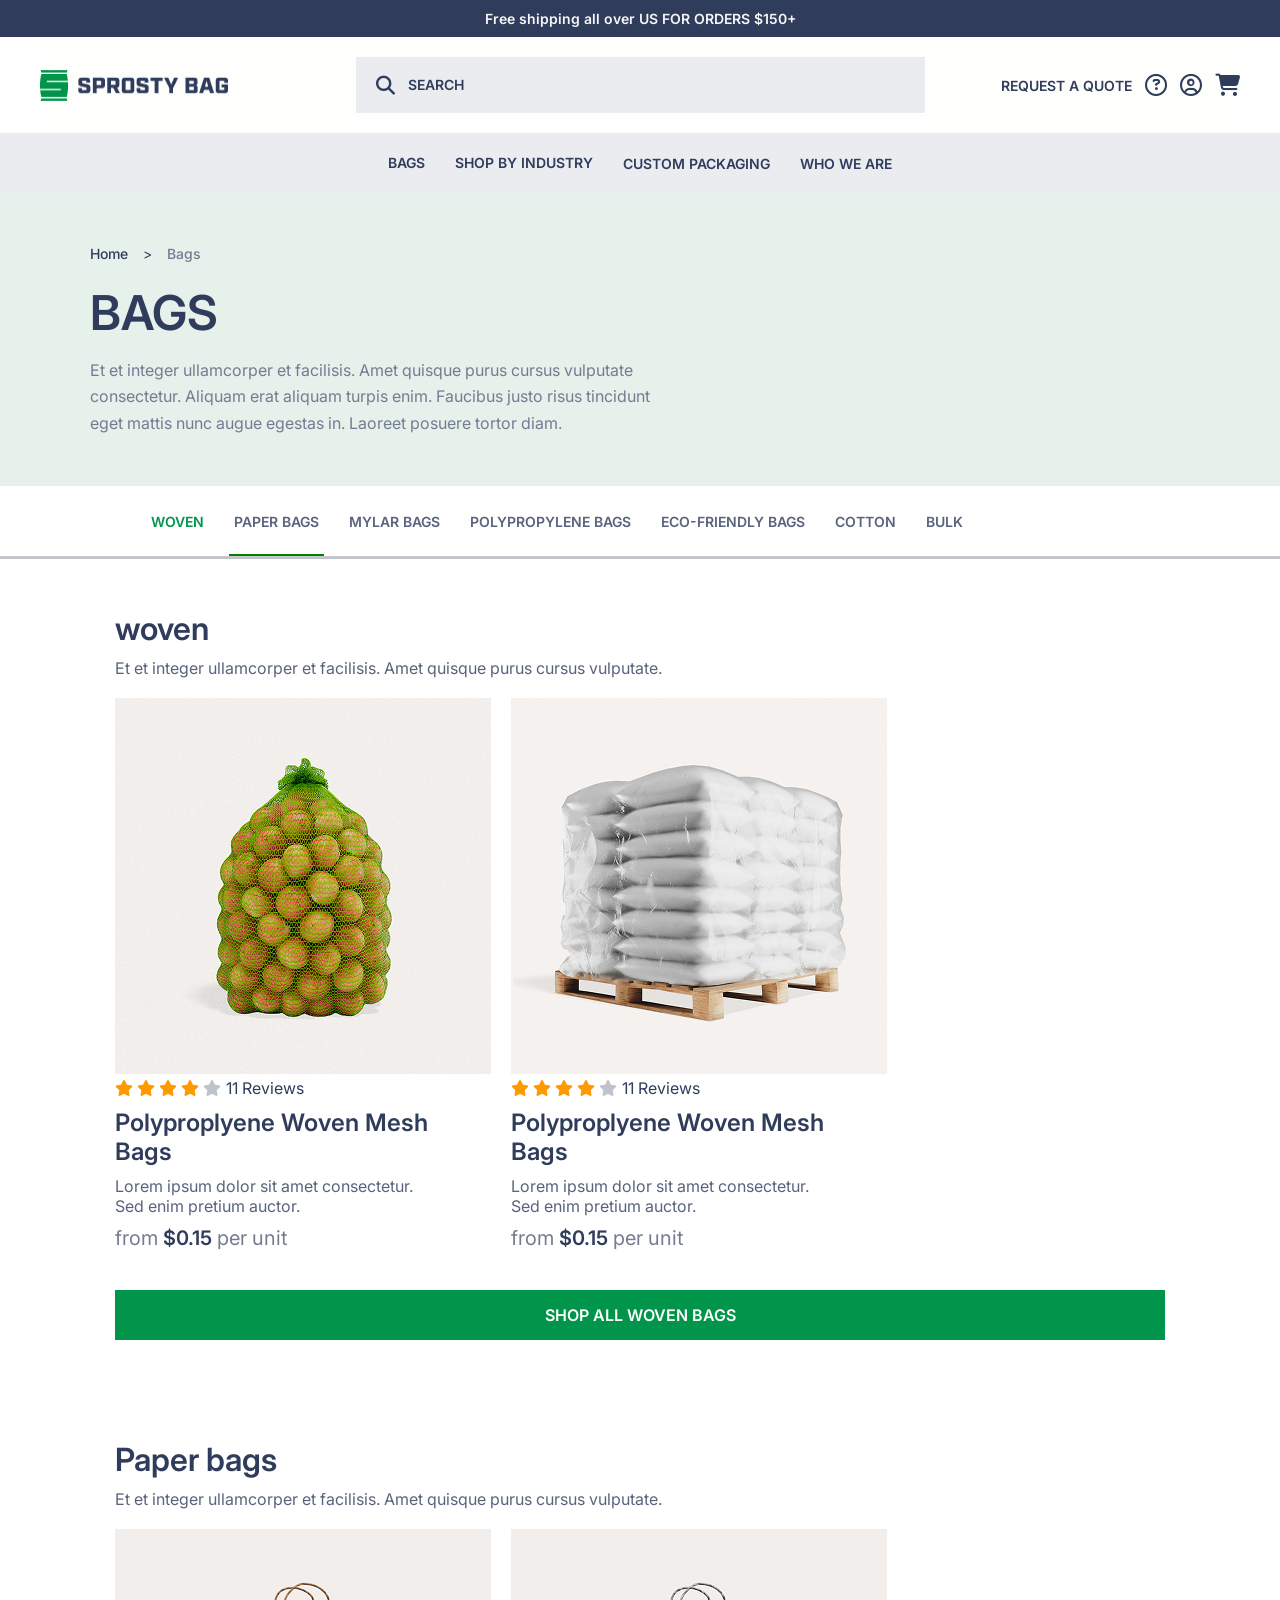
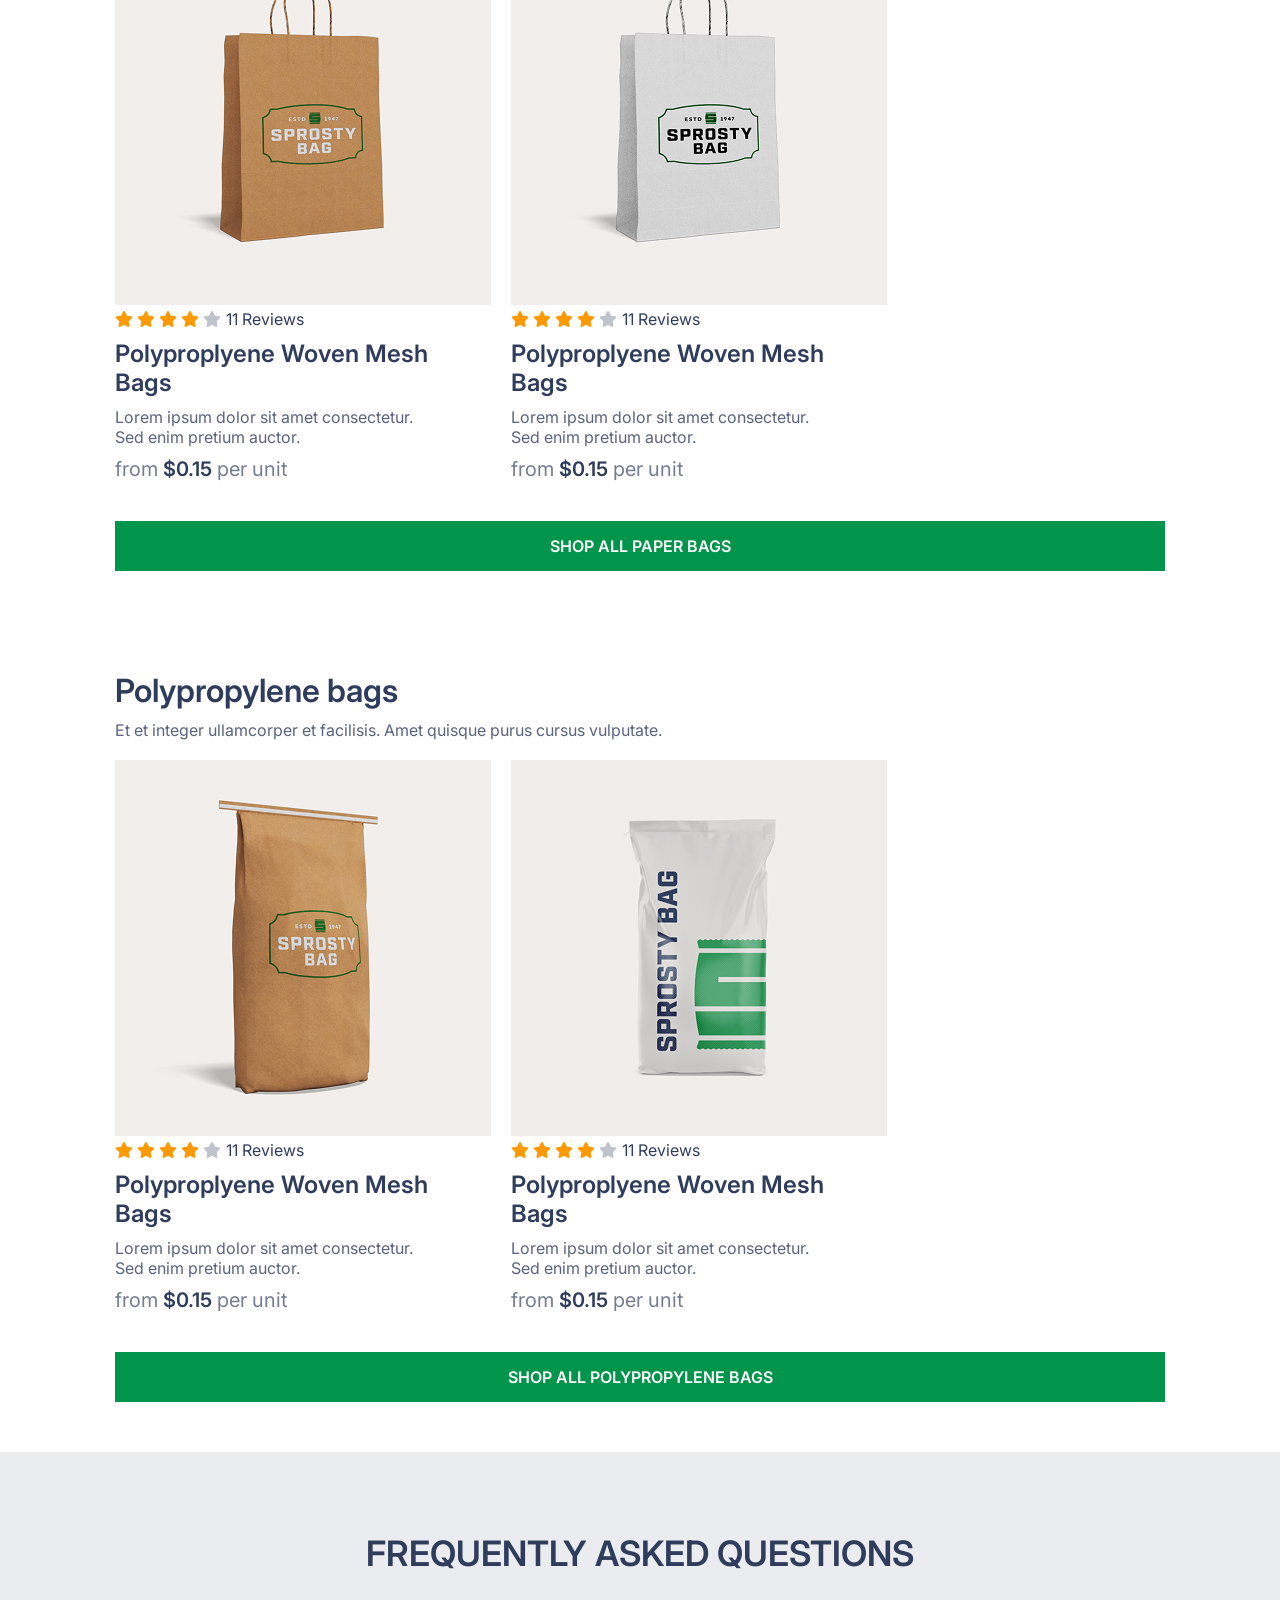
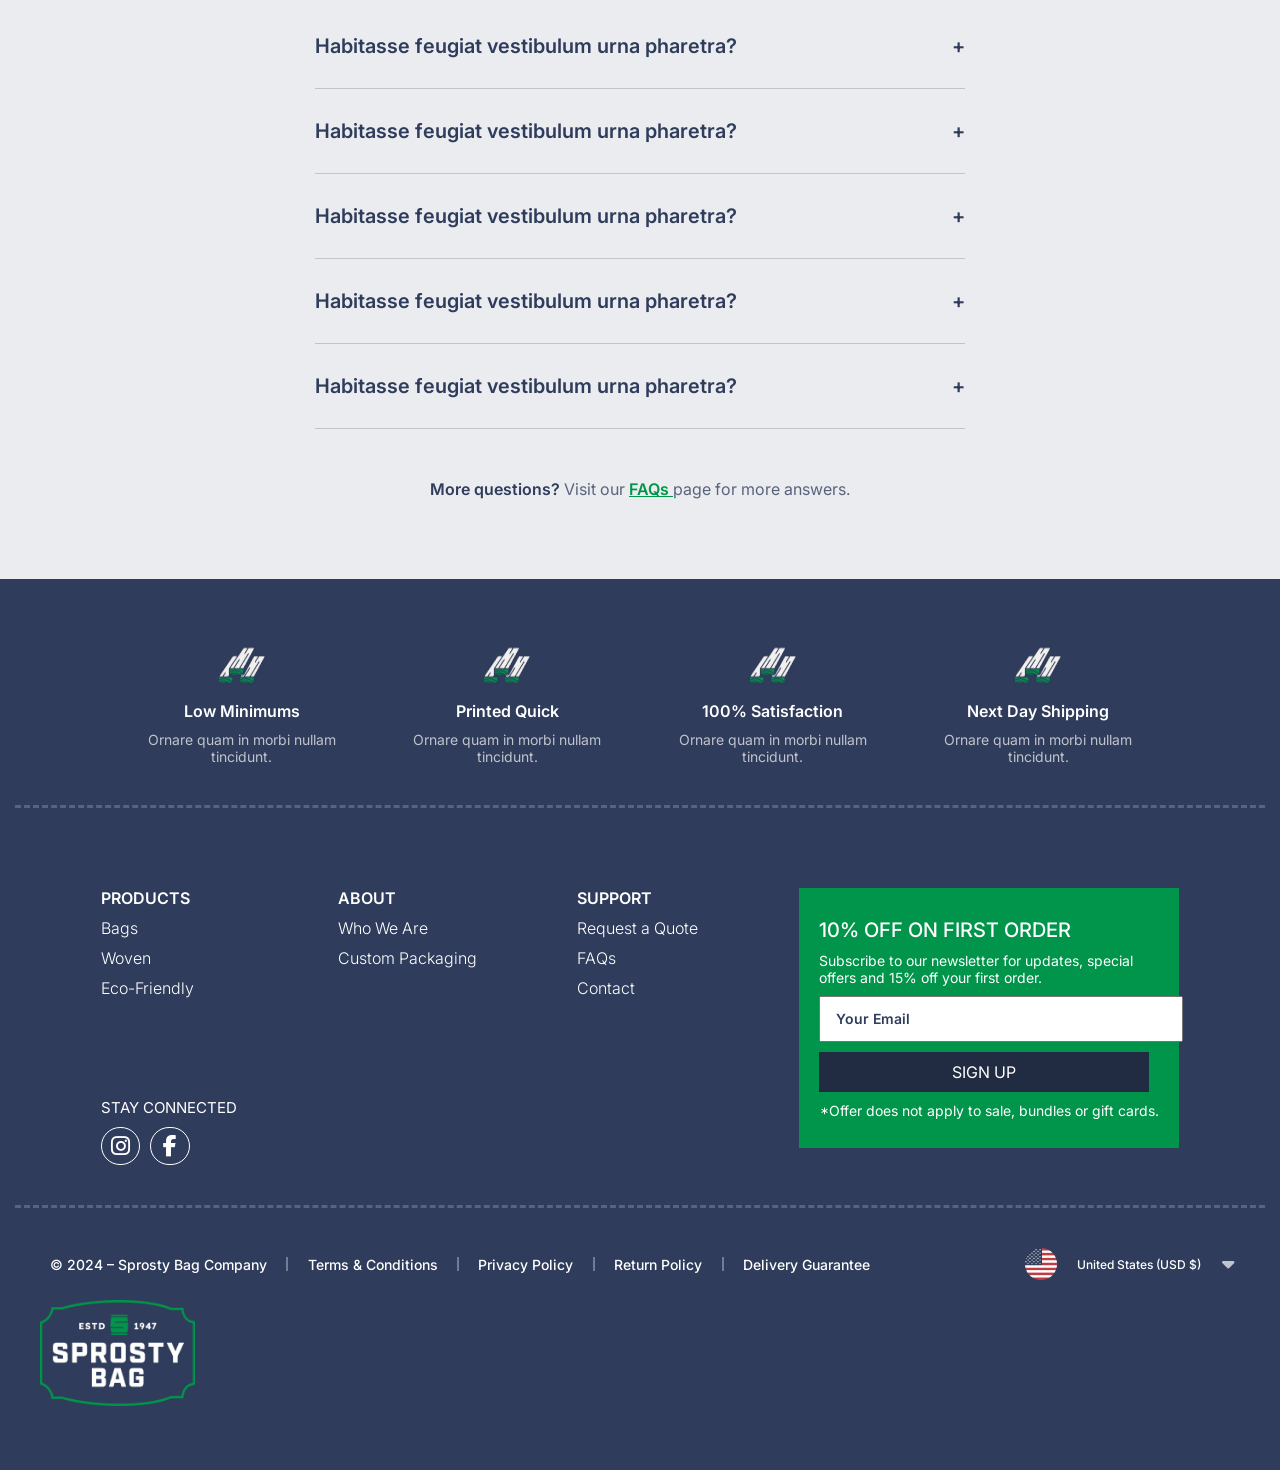
<file: bags.html>
<!DOCTYPE html>
<html lang="en">

<head>
    <meta charset="UTF-8">
    <meta name="viewport" content="width=device-width, initial-scale=1.0">
    <title>Document</title>
    <link rel="stylesheet" href="css/bags.css">
    <link rel="stylesheet" href="https://cdnjs.cloudflare.com/ajax/libs/font-awesome/6.7.2/css/all.min.css">
</head>

<body>

    <header>
        <div class="announcement">
            <p>Free shipping all over US FOR ORDERS $150+</p>
        </div>
        <nav class="header">
            <div class="image">
                <a href="/index.html"><img src="image/Vector.png" alt="image" width="100%" height="100%"></a>
            </div>
            <div class="search">
                <div class="icon-search">
                    <i class="fa-solid fa-magnifying-glass"></i>
                    <input type="text" id="search" name="search" placeholder="SEARCH">
                </div>
                <div class="cross">
                    <i class="fa-solid fa-xmark"></i>
                </div>
            </div>
            <div class="icon">
                <a href="#">REQUEST A QUOTE</a>
                <div class="background">
                    <div class="request-popo">
                        <div class="icon-request">
                            <i class="fa-solid fa-xmark"></i>
                        </div>
                        <div class="heading">
                            <h3>REQUEST A QUOTE</h3>
                        </div>
                        <div class="discription">
                            <p>Lorem ipsum dolor sit amet consectetur. Augue bibendum hendrerit iaculis egestas urna
                                vitae
                                ut ut.</p>
                        </div>
                        <div class="inputs">
                            <div class="name-input">
                                <div class="first-name">
                                    <label>First Name*</label>
                                    <input type="text" name="first_name" placeholder="Jon">
                                </div>
                                <div class="last-name">
                                    <label>Last Name*</label>
                                    <input type="text" name="last_name" placeholder="Doe">
                                </div>
                            </div>
                            <div class="country-input">
                                <div class="company-name">
                                    <label>Company*</label>
                                    <input type="text" name="company" placeholder="Name Here">
                                </div>
                                <div class="zip-code">
                                    <label>Zip Code*</label>
                                    <input type="text" name="zip_code" placeholder="92804">
                                </div>
                            </div>
                            <div class="select-input">
                                <div class="product-name">
                                    <label>What Product(s) Are You Interested In?*</label>
                                    <select name="products">
                                        <option value="">Please select product(s)</option>
                                        <option value="product1">Product 1</option>
                                        <option value="product2">Product 2</option>
                                    </select>
                                </div>
                            </div>
                            <div class="product-quailty-input">
                                <div class="art-work">
                                    <label>Do You Have Artwork?*</label>
                                    <select name="have_artwork">
                                        <option value="yes">Yes</option>
                                        <option value="no">No</option>
                                    </select>
                                </div>
                                <div class="quailty">
                                    <label>Quantity*</label>
                                    <select name="quantity">
                                        <option value="">---</option>
                                        <option value="100">100</option>
                                        <option value="500">500</option>
                                        <option value="1000">1000</option>
                                    </select>
                                </div>
                            </div>
                            <div class="detail-input">
                                <label>Do You Have Artwork?</label>
                                <p>The more information you provide, the faster we’ll be able to get you what you need.
                                </p>
                                <textarea name="artwork_details" rows="5"></textarea>

                            </div>
                        </div>
                        <div class="button">
                            <button><a href="#">REQUEST QUOTE</a></button>
                        </div>
                    </div>
                </div>
                <div class="question">
                    <a href="/faqs.html"><i class="fa-regular fa-circle-question"></i></a>
                </div>
                <div class="user">
                    <i class="fa-regular fa-circle-user"></i>
                </div>
                <div class="cart">
                    <i class="fa-solid fa-cart-shopping"></i>
                </div>
            </div>
            <div class="mobile-view">
                <div class="none-mobile-menu">
                    <div class="none">
                        <div class="there-lines">
                            <div class="one-lines"></div>
                            <div class="one-lines"></div>
                            <div class="one-lines"></div>
                        </div>
                        <div class="search-icon-mobile">
                            <i class="fa-solid fa-magnifying-glass"></i>
                        </div>
                    </div>
                    <div class="image-mobile-menu-main">
                        <div class="image">
                            <img src="image/Vector (1).png" alt="image" width="100%" height="100%">
                        </div>
                    </div>
                    <div class="cart-icon-mobile-menu">
                        <div class="cart">
                            <i class="fa-solid fa-cart-shopping"></i>
                        </div>
                    </div>
                </div>
                <div class="show-mega-menu">
                    <div class="image">
                        <img src="image/Vector.png" alt="image" width="100%" height="100%">
                    </div>
                    <div class="cross-mobile">
                        <i class="fa-solid fa-xmark"></i>
                    </div>
                    <div class="search">
                        <div class="icon-search">
                            <i class="fa-solid fa-magnifying-glass"></i>
                            <input type="text" id="search" name="search" placeholder="SEARCH">
                        </div>
                        <div class="cross">
                            <i class="fa-solid fa-xmark"></i>
                        </div>
                    </div>
                    <div class="mega-menu">
                        <div class="bags">
                            <div class="icon-bag">
                                <a href="#">BAGS</a>
                                <i class="fa-solid fa-plus"></i>
                            </div>
                            <div class="bages-name">
                                <div class="woman">
                                    <a href="#">Woven</a>
                                </div>
                                <div class="woman">
                                    <a href="#">Paper Bags</a>
                                </div>
                                <div class="woman">
                                    <a href="#">Mylar Bags</a>
                                </div>
                                <div class="woman">
                                    <a href="#">Polypropylene Bags</a>
                                </div>
                                <div class="woman">
                                    <a href="#">Eco-Friendly Bags</a>
                                </div>
                                <div class="button">
                                    <a href="#">SHOP ALL BAGS</a>
                                </div>
                            </div>
                            <div class="line"></div>
                        </div>
                        <div class="shop">
                            <div class="icon-shop">
                                <a href="#">SHOP BY INDUSTRY</a>
                                <i class="fa-solid fa-plus"></i>
                            </div>
                            <div class="industry-name">
                                <div class="food">
                                    <a href="#">Agriculture</a>
                                </div>
                                <div class="food">
                                    <a href="#">Industrial</a>
                                </div>
                                <div class="food">
                                    <a href="#">Food</a>
                                </div>
                                <div class="food">
                                    <a href="#">Retail</a>
                                </div>
                                <div class="button">
                                    <a href="#">SHOP ALL BAGS</a>
                                </div>
                            </div>
                            <div class="line"></div>
                        </div>
                        <div class="custom">
                            <a href="#">CUSTOM PACKAGING</a>
                            <div class="line"></div>
                        </div>
                        <div class="who">
                            <a href="#">WHO WE ARE</a>
                            <div class="line"></div>
                        </div>
                        <div class="request">
                            <a href="#">REQUEST A QUOTE</a>
                            <div class="line"></div>
                        </div>
                        <div class="faqs">
                            <div class="faq">
                                <a href="#">FAQS</a>
                            </div>
                            <div class="account">
                                <a href="#">ACCOUNT</a>
                            </div>
                            <div class="content">
                                <a href="#">CONTACT</a>
                            </div>
                        </div>
                    </div>
                </div>
            </div>
        </nav>
        <div class="mega-menu">
            <div class="product-layoutbag">
                <div class="bags">
                    <a href="/bags.html">BAGS</a>
                </div>
                <div class="layout-bags">
                    <div class="heading">
                        <h2>FIND YOUR BAG</h2>
                    </div>
                    <div class="layout-product">
                        <div class="product-image-layout">
                            <a href="/product.html">
                                <div class="image">
                                    <img src="image/IMG (1)323.png" alt="image" width="100%" height="100%">
                                </div>
                                <div class="product-name">
                                    <h4>Woven</h4>
                                </div>
                                <div class="product-description">
                                    <p>Malesuada proin tellus pellentesque risus tortor.</p>
                                </div>
                            </a>
                        </div>
                        <div class="product-image-layout">
                            <a href="/product.html">
                                <div class="image">
                                    <img src="image/IMG (7).png" alt="image" width="100%" height="100%">
                                </div>
                                <div class="product-name">
                                    <h4>Papers Bags</h4>
                                </div>
                                <div class="product-description">
                                    <p>Nulla feugiat sagittis vestibulum tempus adipiscing at.</p>
                                </div>
                            </a>
                        </div>
                        <div class="product-image-layout">
                            <a href="/product.html">
                                <div class="image">
                                    <img src="image/333.png" alt="image" width="100%" height="100%">
                                </div>
                                <div class="product-name">
                                    <h4>Mylar Bags</h4>
                                </div>
                                <div class="product-description">
                                    <p>Laoreet id elementum eget laoreet penatibus enim.</p>
                                </div>
                            </a>
                        </div>
                        <div class="product-image-layout">
                            <a href="/product.html">
                                <div class="image">
                                    <img src="image/IMG (3)22.png" alt="image" width="100%" height="100%">
                                </div>
                                <div class="product-name">
                                    <h4>Polypropylene Bags</h4>
                                </div>
                                <div class="product-description">
                                    <p>Dui diam sit est tempus at integer proin feugiat.</p>
                                </div>
                            </a>
                        </div>
                        <div class="product-image-layout">
                            <a href="/product.html">
                                <div class="image">
                                    <img src="image/IMG (6).png" alt="image" width="100%" height="100%">
                                </div>
                                <div class="product-name">
                                    <h4>Eco-Friendly Bags</h4>
                                </div>
                                <div class="product-description">
                                    <p>Iaculis urna vitae sed tellus et vitae sit fusce.</p>
                                </div>
                            </a>
                        </div>
                    </div>
                    <div class="button-shop">
                        <a href="#">SHOP ALL BAGS</a>
                    </div>
                </div>
            </div>
            <div class="product-layoutshop">
                <div class="shop">
                    <a href="#">SHOP BY INDUSTRY</a>
                </div>
                <div class="layout-shop">
                    <div class="heading">
                        <h2>Bags By Industry</h2>
                    </div>
                    <div class="layout-product">
                        <div class="product-image-layout">
                            <a href="/product.html">
                                <div class="image">
                                    <img src="image/layout 4.png" alt="image" width="100%" height="100%">
                                </div>
                                <div class="product-name">
                                    <h4>Agriculture</h4>
                                </div>
                                <div class="product-description">
                                    <p>Lawn, Grain Bags, Compost Bags, Mulch Bags, Seeds, Grain, Produce.</p>
                                </div>
                            </a>
                        </div>
                        <div class="product-image-layout">
                            <a href="/product.html">
                                <div class="image">
                                    <img src="image/layout 3.png" alt="image" width="100%" height="100%">
                                </div>
                                <div class="product-name">
                                    <h4>Industrial</h4>
                                </div>
                                <div class="product-description">
                                    <p>Hardware, Chemicals, Fertilizer, Salt, Soil, FIBC</p>
                                </div>
                            </a>
                        </div>
                        <div class="product-image-layout">
                            <a href="/product.html">
                                <div class="image">
                                    <img src="image/layout 2.png" alt="image" width="100%" height="100%">
                                </div>
                                <div class="product-name">
                                    <h4>Food</h4>
                                </div>
                                <div class="product-description">
                                    <p>Coffee, Carry Out Bags, Baby Food, Dry Food, Frozen Food, Rice.</p>
                                </div>
                            </a>
                        </div>
                        <div class="product-image-layout">
                            <a href="/product.html">
                                <div class="image">
                                    <img src="image/layout 1.png" alt="image" width="100%" height="100%">
                                </div>
                                <div class="product-name">
                                    <h4>Retail</h4>
                                </div>
                                <div class="product-description">
                                    <p>Shopping Bags, T-Shirt Bags, Tote Bags, Custom Furniture Bags</p>
                                </div>
                            </a>
                        </div>
                    </div>
                    <div class="button-shop">
                        <a href="#">SHOP ALL INDUSTRIES</a>
                    </div>
                </div>
            </div>
            <div class="custom">
                <a href="/custom.html">CUSTOM PACKAGING</a>
            </div>
            <div class="who">
                <a href="/who-wo-are.html">WHO WE ARE</a>
            </div>
        </div>
    </header>

    <section class="search-bar">
        <div class="container">
            <div class="row">
                <div class="col">
                    <ul>
                        <h3>POPULAR SEARCHES</h3>
                        <li><a href="#">Woven</a></li>
                        <li><a href="#">Grain</a></li>
                        <li><a href="#">Tote Bags</a></li>
                    </ul>
                </div>
                <div class="line"></div>
                <div class="product-col">
                    <h4>TRENDING PRODUCTS</h4>
                    <ul class="product-deatial">
                        <li><a href="#">
                                <div class="image">
                                    <img src="image/IMG (3).png" alt="image" width="100%" height="100%">
                                </div>
                            </a></li>
                        <a href="#">
                            <h5>Polyproplyene Woven Mesh Bags</h5>
                            <p>Lorem ipsum dolor sit amet consectetur. Sed enim...</p>
                        </a>
                    </ul>
                </div>
                <div class="product-col">
                    <ul class="product-deatial">
                        <li><a href="#">
                                <div class="image">
                                    <img src="image/IMG (2).png" alt="image" width="100%" height="100%">
                                </div>
                            </a></li>
                        <a href="#">
                            <h5>Multi-Wall Paper Bags</h5>
                            <p>Tellus at nulla viverra viverra potenti urna. Eu massa...</p>
                        </a>
                    </ul>
                </div>
                <div class="product-col">
                    <ul class="product-deatial">
                        <li><a href="#">
                                <div class="image">
                                    <img src="image/IMG (1).png" alt="image" width="100%" height="100%">
                                </div>
                            </a></li>
                        <a href="#">
                            <h5>Laminated Paper Polypropylene Bags</h5>
                            <p>Tellus at nulla viverra viverra potenti urna. Eu massa...</p>
                        </a>
                    </ul>
                </div>
            </div>
        </div>
    </section>

    <section class="cart-popo">
        <div class="container">
            <div class="row">
                <div class="col">
                    <h4>YOUR CART <span>(2 ITEMS)</span></h4>
                    <div class="cross-cart">
                        <i class="fa-solid fa-xmark"></i>
                    </div>
                </div>
                <div class="shoping">
                    <h3>You’re <span>$105.50 away</span> from FREE shipping!</h3>
                    <div class="line">
                        <div class="fill"></div>
                    </div>
                </div>
                <div class="product-gap">
                    <div class="product-shoping">
                        <div class="image">
                            <img src="image/1.png" alt="image" width="100%" height="100%">
                        </div>
                        <div class="detail">
                            <div class="product-name">
                                <h4>Polyproplyene Woven Mesh Bags</h4>
                                <div class="price">
                                    <div class="orignal-price">$220</div>
                                    <div class="comprice-price">$250</div>
                                </div>
                            </div>
                            <div class="color-name">
                                <p>Color: White</p>
                            </div>
                            <div class="size">
                                <p>Size: Standard Size</p>
                            </div>
                            <div class="quailty">
                                <p>Quantity: 100 ($2.50/unit)</p>
                            </div>
                            <div class="last">
                                <div class="stook-plus">
                                    <span class="decrement">-</span>
                                    <span class="value">1</span>
                                    <span class="increment">+</span>
                                </div>
                                <div class="dealte">
                                    <i class="fa-solid fa-trash"></i>
                                </div>
                            </div>
                        </div>
                    </div>
                    <div class="line"></div>
                    <div class="product-shoping">
                        <div class="image">
                            <img src="image/1.png" alt="image" width="100%" height="100%">
                        </div>
                        <div class="detail">
                            <div class="product-name">
                                <h4>Polyproplyene Woven Mesh Bags</h4>
                                <div class="price">
                                    <div class="orignal-price">$220</div>
                                    <div class="comprice-price">$250</div>
                                </div>
                            </div>
                            <div class="color-name">
                                <p>Color: White</p>
                            </div>
                            <div class="size">
                                <p>Size: Standard Size</p>
                            </div>
                            <div class="quailty">
                                <p>Quantity: 100 ($2.50/unit)</p>
                            </div>
                            <div class="last">
                                <div class="stook-plus">
                                    <span class="decrement">-</span>
                                    <span class="value">1</span>
                                    <span class="increment">+</span>
                                </div>
                                <div class="dealte">
                                    <i class="fa-solid fa-trash"></i>
                                </div>
                            </div>
                        </div>
                    </div>
                    <div class="line"></div>
                </div>
                <div class="checkout">
                    <div class="subtotal">
                        <div class="iteam">
                            <h2>SUBTOTAL</h2>
                            <h3>(2 ITEMS)</h3>
                        </div>
                        <div class="price">
                            <p>$350</p>
                        </div>
                    </div>
                    <div class="proceed-checkout">
                        <div class="image">
                            <img src="image/checkout.png" alt="image" width="100%" height="100%">
                        </div>
                        <div class="pro-check">
                            <span>PROCEED TO CHECKOUT</span>
                        </div>
                    </div>
                    <div class="last-icon">
                        <div class="one-name">
                            <div class="icon-image">
                                <img src="image/ICON.png" alt="image" width="100%" height="100%">
                            </div>
                            <div class="icon-name">
                                <span>Secure Payment</span>
                            </div>
                        </div>
                        <div class="two-name">
                            <div class="icon-image">
                                <img src="image/ICON.png" alt="image" width="100%" height="100%">
                            </div>
                            <div class="icon-name">
                                <span>100% Satisfaction</span>
                            </div>
                        </div>
                    </div>
                </div>
            </div>
        </div>
    </section>

    <section class="bags-sec">
        <div class="container">
            <div class="row">
                <div class="col">
                    <div class="home-name">
                        <span>Home</span>
                    </div>
                    <span>></span>
                    <div class="page-name">
                        <span>Bags</span>
                    </div>
                </div>
                <div class="deatil">
                    <div class="heading">
                        <span>BAGS</span>
                    </div>
                    <div class="discription">
                        <p>Et et integer ullamcorper et facilisis. Amet quisque purus cursus vulputate consectetur.
                            Aliquam erat aliquam turpis enim. Faucibus justo risus tincidunt eget mattis nunc augue
                            egestas in. Laoreet posuere tortor diam.</p>
                    </div>
                </div>
            </div>
        </div>
    </section>

    <div class="mega-menu-bags">
        <div class="bags-name-menu">
            <div class="woven-color" data-target=".woven-sec"><span>WOVEN</span></div>
            <div class="woven" data-target=".paper-sec"><span>PAPER BAGS</span></div>
            <div class="woven" data-target=".mylar-sec"><span>MYLAR BAGS</span></div>
            <div class="woven" data-target=".polypropylene-sec"><span>POLYPROPYLENE BAGS</span></div>
            <div class="woven" data-target=".eco-sec"><span>ECO-FRIENDLY BAGS</span></div>
            <div class="woven" data-target=".cotton-sec"><span>COTTON</span></div>
            <div class="woven" data-target=".bulk-sec"><span>BULK</span></div>
        </div>
    </div>

    <section class="woven-sec">
        <div class="container">
            <div class="row">
                <div class="col">
                    <div class="heading">
                        <span>woven</span>
                    </div>
                    <div class="discription">
                        <p>Et et integer ullamcorper et facilisis. Amet quisque purus cursus vulputate.</p>
                    </div>
                </div>
                <div class="woven-products">
                    <div class="product">
                        <a href="/product.html">
                            <div class="image">
                                <img src="image/bags(2).png" alt="image" width="100%" height="100%">
                            </div>
                            <div class="deatil-product">
                                <div class="product-review">
                                    <div class="icon">
                                        <i class="fa-solid fa-star"></i>
                                        <i class="fa-solid fa-star"></i>
                                        <i class="fa-solid fa-star"></i>
                                        <i class="fa-solid fa-star"></i>
                                        <i class="fa-solid fa-star change"></i>
                                    </div>
                                    <span>11 Reviews</span>
                                </div>
                                <div class="product-name">
                                    <span>Polyproplyene Woven Mesh Bags</span>
                                </div>
                                <div class="product-discription">
                                    <p>Lorem ipsum dolor sit amet consectetur. Sed enim pretium auctor.</p>
                                </div>
                                <div class="unti">
                                    <p>from <span> $0.15 </span>per unit</p>
                                </div>
                            </div>
                        </a>
                    </div>
                    <div class="product">
                        <a href="/product.html">
                            <div class="image">
                                <img src="image/bags(1).png" alt="image" width="100%" height="100%">
                            </div>
                            <div class="deatil-product">
                                <div class="product-review">
                                    <div class="icon">
                                        <i class="fa-solid fa-star"></i>
                                        <i class="fa-solid fa-star"></i>
                                        <i class="fa-solid fa-star"></i>
                                        <i class="fa-solid fa-star"></i>
                                        <i class="fa-solid fa-star change"></i>
                                    </div>
                                    <span>11 Reviews</span>
                                </div>
                                <div class="product-name">
                                    <span>Polyproplyene Woven Mesh Bags</span>
                                </div>
                                <div class="product-discription">
                                    <p>Lorem ipsum dolor sit amet consectetur. Sed enim pretium auctor.</p>
                                </div>
                                <div class="unti">
                                    <p>from <span> $0.15 </span>per unit</p>
                                </div>
                            </div>
                        </a>
                    </div>
                </div>
                <div class="button">
                    <button><a href="#">SHOP ALL WOVEN BAGS</a></button>
                </div>
            </div>
        </div>
    </section>

    <section class="paper-sec">
        <div class="container">
            <div class="row">
                <div class="col">
                    <div class="heading">
                        <span>Paper bags</span>
                    </div>
                    <div class="discription">
                        <p>Et et integer ullamcorper et facilisis. Amet quisque purus cursus vulputate.</p>
                    </div>
                </div>
                <div class="woven-products">
                    <div class="product">
                        <a href="/product.html">
                            <div class="image">
                                <img src="image/bags(3).png" alt="image" width="100%" height="100%">
                            </div>
                            <div class="deatil-product">
                                <div class="product-review">
                                    <div class="icon">
                                        <i class="fa-solid fa-star"></i>
                                        <i class="fa-solid fa-star"></i>
                                        <i class="fa-solid fa-star"></i>
                                        <i class="fa-solid fa-star"></i>
                                        <i class="fa-solid fa-star change"></i>
                                    </div>
                                    <span>11 Reviews</span>
                                </div>
                                <div class="product-name">
                                    <span>Polyproplyene Woven Mesh Bags</span>
                                </div>
                                <div class="product-discription">
                                    <p>Lorem ipsum dolor sit amet consectetur. Sed enim pretium auctor.</p>
                                </div>
                                <div class="unti">
                                    <p>from <span> $0.15 </span>per unit</p>
                                </div>
                            </div>
                        </a>
                    </div>
                    <div class="product">
                        <a href="/product.html">
                            <div class="image">
                                <img src="image/bags(4).png" alt="image" width="100%" height="100%">
                            </div>
                            <div class="deatil-product">
                                <div class="product-review">
                                    <div class="icon">
                                        <i class="fa-solid fa-star"></i>
                                        <i class="fa-solid fa-star"></i>
                                        <i class="fa-solid fa-star"></i>
                                        <i class="fa-solid fa-star"></i>
                                        <i class="fa-solid fa-star change"></i>
                                    </div>
                                    <span>11 Reviews</span>
                                </div>
                                <div class="product-name">
                                    <span>Polyproplyene Woven Mesh Bags</span>
                                </div>
                                <div class="product-discription">
                                    <p>Lorem ipsum dolor sit amet consectetur. Sed enim pretium auctor.</p>
                                </div>
                                <div class="unti">
                                    <p>from <span> $0.15 </span>per unit</p>
                                </div>
                            </div>
                        </a>
                    </div>
                </div>
                <div class="button">
                    <button><a href="#">SHOP ALL PAPER BAGS</a></button>
                </div>
            </div>
        </div>
    </section>

    <section class="mylar-sec">
        <div class="container">
            <div class="row">
                <div class="col">
                    <div class="heading">
                        <span>Polypropylene bags</span>
                    </div>
                    <div class="discription">
                        <p>Et et integer ullamcorper et facilisis. Amet quisque purus cursus vulputate.</p>
                    </div>
                </div>
                <div class="woven-products">
                    <div class="product">
                        <a href="/product.html">
                            <div class="image">
                                <img src="image/bags(5).png" alt="image" width="100%" height="100%">
                            </div>
                            <div class="deatil-product">
                                <div class="product-review">
                                    <div class="icon">
                                        <i class="fa-solid fa-star"></i>
                                        <i class="fa-solid fa-star"></i>
                                        <i class="fa-solid fa-star"></i>
                                        <i class="fa-solid fa-star"></i>
                                        <i class="fa-solid fa-star change"></i>
                                    </div>
                                    <span>11 Reviews</span>
                                </div>
                                <div class="product-name">
                                    <span>Polyproplyene Woven Mesh Bags</span>
                                </div>
                                <div class="product-discription">
                                    <p>Lorem ipsum dolor sit amet consectetur. Sed enim pretium auctor.</p>
                                </div>
                                <div class="unti">
                                    <p>from <span> $0.15 </span>per unit</p>
                                </div>
                            </div>
                        </a>
                    </div>
                    <div class="product">
                        <a href="/product.html">
                            <div class="image">
                                <img src="image/bags(6).png" alt="image" width="100%" height="100%">
                            </div>
                            <div class="deatil-product">
                                <div class="product-review">
                                    <div class="icon">
                                        <i class="fa-solid fa-star"></i>
                                        <i class="fa-solid fa-star"></i>
                                        <i class="fa-solid fa-star"></i>
                                        <i class="fa-solid fa-star"></i>
                                        <i class="fa-solid fa-star change"></i>
                                    </div>
                                    <span>11 Reviews</span>
                                </div>
                                <div class="product-name">
                                    <span>Polyproplyene Woven Mesh Bags</span>
                                </div>
                                <div class="product-discription">
                                    <p>Lorem ipsum dolor sit amet consectetur. Sed enim pretium auctor.</p>
                                </div>
                                <div class="unti">
                                    <p>from <span> $0.15 </span>per unit</p>
                                </div>
                            </div>
                        </a>
                    </div>
                </div>
                <div class="button">
                    <button><a href="#">SHOP ALL POLYPROPYLENE BAGS</a></button>
                </div>
            </div>
        </div>
    </section>

    <section class="faqs">
        <div class="container">
            <div class="row">
                <div class="col">
                    <div class="heading">
                        <span>FREQUENTLY ASKED QUESTIONS</span>
                    </div>
                </div>
                <div class="faqs-question">
                    <div class="habitasse">
                        <div class="question">
                            <span>Habitasse feugiat vestibulum urna pharetra?</span>
                            <span>+</span>
                        </div>
                        <div class="answer">
                            <span>Vitae non fermentum duis vel. Eget elementum tortor arcu tellus neque dictum
                                porttitor.
                                Enim.</span>
                        </div>
                    </div>
                    <div class="line"></div>
                    <div class="habitasse">
                        <div class="question">
                            <span>Habitasse feugiat vestibulum urna pharetra?</span>
                            <span>+</span>
                        </div>
                        <div class="answer">
                            <span>Vitae non fermentum duis vel. Eget elementum tortor arcu tellus neque dictum
                                porttitor.
                                Enim.</span>
                        </div>
                    </div>
                    <div class="line"></div>
                    <div class="habitasse">
                        <div class="question">
                            <span>Habitasse feugiat vestibulum urna pharetra?</span>
                            <span>+</span>
                        </div>
                        <div class="answer">
                            <span>Vitae non fermentum duis vel. Eget elementum tortor arcu tellus neque dictum
                                porttitor.
                                Enim.</span>
                        </div>
                    </div>
                    <div class="line"></div>
                    <div class="habitasse">
                        <div class="question">
                            <span>Habitasse feugiat vestibulum urna pharetra?</span>
                            <span>+</span>
                        </div>
                        <div class="answer">
                            <span>Vitae non fermentum duis vel. Eget elementum tortor arcu tellus neque dictum
                                porttitor.
                                Enim.</span>
                        </div>
                    </div>
                    <div class="line"></div>
                    <div class="habitasse">
                        <div class="question">
                            <span>Habitasse feugiat vestibulum urna pharetra?</span>
                            <span>+</span>
                        </div>
                        <div class="answer">
                            <span>Vitae non fermentum duis vel. Eget elementum tortor arcu tellus neque dictum
                                porttitor.
                                Enim.</span>
                        </div>
                    </div>
                    <div class="line"></div>
                </div>
                <div class="last">
                    <p><span>More questions?</span> Visit our <span class="color"> FAQs </span>page for more answers.
                    </p>
                </div>
            </div>
        </div>
    </section>

    <footer>
        <div class="footer">
            <div class="first-col-footer">
                <div class="low">
                    <div class="image">
                        <img src="image/ICON.png" alt="image" width="100%" height="100%">
                    </div>
                    <div class="name">
                        <h5>Low Minimums</h5>
                    </div>
                    <div class="discription">
                        <p>Ornare quam in morbi nullam tincidunt.</p>
                    </div>
                </div>
                <div class="low">
                    <div class="image">
                        <img src="image/ICON.png" alt="image" width="100%" height="100%">
                    </div>
                    <div class="name">
                        <h5>Printed Quick</h5>
                    </div>
                    <div class="discription">
                        <p>Ornare quam in morbi nullam tincidunt.</p>
                    </div>
                </div>
                <div class="low">
                    <div class="image">
                        <img src="image/ICON.png" alt="image" width="100%" height="100%">
                    </div>
                    <div class="name">
                        <h5>100% Satisfaction</h5>
                    </div>
                    <div class="discription">
                        <p>Ornare quam in morbi nullam tincidunt.</p>
                    </div>
                </div>
                <div class="low">
                    <div class="image">
                        <img src="image/ICON.png" alt="image" width="100%" height="100%">
                    </div>
                    <div class="name">
                        <h5>Next Day Shipping</h5>
                    </div>
                    <div class="discription">
                        <p>Ornare quam in morbi nullam tincidunt.</p>
                    </div>
                </div>
            </div>
            <div class="dashed-line"></div>
            <div class="dashed-line-mobile"></div>
            <div class="secend-col-footer">
                <div class="products">
                    <ul>
                        PRODUCTS
                        <li>Bags</li>
                        <li>Woven</li>
                        <li>Eco-Friendly</li>
                    </ul>
                    <div class="content-icon">
                        <div class="icon-heading">
                            <p>STAY CONNECTED</p>
                        </div>
                        <div class="icon-footer">
                            <div class="instgram-icon">
                                <i class="fa-brands fa-instagram"></i>
                            </div>
                            <div class="facebook-icon">
                                <i class="fa-brands fa-facebook-f"></i>
                            </div>
                        </div>
                    </div>
                </div>
                <div class="about">
                    <ul>
                        ABOUT
                        <li>Who We Are</li>
                        <li>Custom Packaging</li>
                    </ul>
                </div>
                <div class="support">
                    <ul>
                        SUPPORT
                        <li>Request a Quote</li>
                        <li>FAQs</li>
                        <li>Contact</li>
                    </ul>
                </div>
                <div class="email-div-footer">
                    <div class="heading">
                        <p>10% OFF ON FIRST ORDER</p>
                    </div>
                    <div class="discription">
                        <p>Subscribe to our newsletter for updates, special offers and 15% off your first order.</p>
                    </div>
                    <div class="email-input">
                        <input type="email" placeholder="Your Email">
                    </div>
                    <div class="sign-up-button">
                        <a href="#">SIGN UP</a>
                    </div>
                    <div class="other-discription">
                        <p>*Offer does not apply to sale, bundles or gift cards.</p>
                    </div>
                </div>
            </div>
            <div class="secend-col-footer-mobile">
                <div class="email-div-footer">
                    <div class="heading">
                        <p>10% OFF ON FIRST ORDER</p>
                    </div>
                    <div class="discription">
                        <p>Subscribe to our newsletter for updates, special offers and 15% off your first order.</p>
                    </div>
                    <div class="email-input">
                        <input type="email" placeholder="Your Email">
                    </div>
                    <div class="sign-up-button">
                        <a href="#">SIGN UP</a>
                    </div>
                    <div class="other-discription">
                        <p>*Offer does not apply to sale, bundles or gift cards.</p>
                    </div>
                </div>
                <div class="mobile-view-footer">
                    <div class="content-icon">
                        <div class="icon-heading">
                            <p>STAY CONNECTED</p>
                        </div>
                        <div class="icon-footer">
                            <div class="instgram-icon">
                                <i class="fa-brands fa-instagram"></i>
                            </div>
                            <div class="facebook-icon">
                                <i class="fa-brands fa-facebook-f"></i>
                            </div>
                        </div>
                    </div>
                    <div class="products">
                        <div class="section-header">
                            <span>PRODUCTS</span>
                            <i class="fa-solid fa-plus toggle-icon"></i>
                        </div>
                        <ul class="section-list">
                            <li>Bags</li>
                            <li>Woven</li>
                            <li>Eco-Friendly</li>
                        </ul>
                    </div>
                    <div class="dashed-line-mobile"></div>
                    <div class="about">
                        <div class="section-header">
                            <span>ABOUT</span>
                            <i class="fa-solid fa-plus toggle-icon"></i>
                        </div>
                        <ul class="section-list">
                            <li>Who We Are</li>
                            <li>Custom Packaging</li>
                        </ul>
                    </div>
                    <div class="dashed-line-mobile"></div>
                    <div class="support">
                        <div class="section-header">
                            <span>SUPPORT</span>
                            <i class="fa-solid fa-plus toggle-icon"></i>
                        </div>
                        <ul class="section-list">
                            <li>Request a Quote</li>
                            <li>FAQs</li>
                            <li>Contact</li>
                        </ul>
                    </div>
                    <div class="dashed-line-mobile"></div>
                </div>
            </div>
            <div class="dashed-line"></div>
            <div class="third-col-footer">
                <div class="list-and-flag">
                    <div class="list">
                        <div class="bag-company">
                            <a href="#">© 2024 – Sprosty Bag Company</a>
                        </div>
                        <div class="line"></div>
                        <div class="bag-company">
                            <a href="#">Terms & Conditions</a>
                        </div>
                        <div class="line"></div>
                        <div class="bag-company">
                            <a href="#">Privacy Policy</a>
                        </div>
                        <div class="line"></div>
                        <div class="bag-company">
                            <a href="#">Return Policy</a>
                        </div>
                        <div class="line"></div>
                        <div class="bag-company">
                            <a href="#">Delivery Guarantee</a>
                        </div>
                    </div>
                    <div class="list-mobile">
                        <div class="bag-company">
                            <a href="#">© 2024 – Sprosty Bag Company</a>
                        </div>
                    </div>
                    <div class="dashed-line-mobile"></div>
                    <div class="flag">
                        <div class="image">
                            <img src="image/FLAG.png" alt="image" width="100%" height="100%">
                        </div>
                        <div class="country-name">
                            <p id="selected-country">United States (USD $)</p>
                        </div>
                        <div class="country-name-show" id="country-dropdown">
                            <span>Pakistan</span>
                            <span>Lahore</span>
                        </div>
                        <div class="icon" id="flag-icon">
                            <i class="fa-solid fa-caret-down"></i>
                        </div>
                    </div>
                </div>
                <div class="last-logo">
                    <div class="image">
                        <img src="image/Logo.png" alt="image" width="100%" height="100%">
                    </div>
                </div>
            </div>
        </div>
    </footer>

    <script>
        const flagIcon = document.getElementById('flag-icon');
        const dropdown = document.getElementById('country-dropdown');
        const selectedText = document.getElementById('selected-country');

        // Toggle dropdown
        flagIcon.addEventListener('click', function (e) {
            e.stopPropagation();
            dropdown.style.display = dropdown.style.display === 'flex' ? 'none' : 'flex';
        });

        // Swap country name between selectedText and clicked span
        document.querySelectorAll('#country-dropdown span').forEach(span => {
            span.addEventListener('click', function () {
                const temp = selectedText.textContent;
                selectedText.textContent = this.textContent;
                this.textContent = temp; // swap back the old one into dropdown
                dropdown.style.display = 'none';
            });
        });

        // Close dropdown when clicked outside
        document.addEventListener('click', function (e) {
            if (!dropdown.contains(e.target) && !flagIcon.contains(e.target)) {
                dropdown.style.display = 'none';
            }
        });
    </script>


    <script>
        document.querySelectorAll('.mobile-view-footer .toggle-icon').forEach(icon => {
            icon.addEventListener('click', function () {
                const parentSection = this.closest('.products, .about, .support');
                parentSection.classList.toggle('active');

                // Swap + and − icons
                if (this.classList.contains('fa-plus')) {
                    this.classList.remove('fa-plus');
                    this.classList.add('fa-minus');
                } else {
                    this.classList.remove('fa-minus');
                    this.classList.add('fa-plus');
                }
            });
        });
    </script>

    <script src="https://code.jquery.com/jquery-3.6.0.min.js"></script>
    <script>
        $(document).ready(function () {
            $('.faqs .question').click(function () {
                const answer = $(this).next('.answer');
                const icon = $(this).find('span:last-child');

                // Close all open answers
                $('.faqs .answer').not(answer).slideUp();
                $('.faqs .question').not(this).removeClass('active').find('span:last-child').text('+');

                // Toggle current one
                answer.slideToggle();
                $(this).toggleClass('active');

                if ($(this).hasClass('active')) {
                    icon.text('-');
                } else {
                    icon.text('+');
                }
            });
        });
    </script>

    <script>
        document.addEventListener("DOMContentLoaded", function () {
            const searchInput = document.getElementById("search");
            const searchBar = document.querySelector(".search-bar");
            const crossIcon = document.querySelector(".cross");
            const iconSearch = document.querySelector(".icon-search");

            // Show search-bar and cross on input focus
            searchInput.addEventListener("focus", function () {
                searchBar.classList.add("active");
                crossIcon.style.display = "block";
            });

            // Hide both when cross is clicked
            crossIcon.addEventListener("click", function () {
                searchBar.classList.remove("active");
                crossIcon.style.display = "none";
            });

            // Hide when clicking anywhere outside input, cross, and search-bar
            document.addEventListener("click", function (e) {
                const isClickInside = searchInput.contains(e.target) ||
                    crossIcon.contains(e.target) ||
                    searchBar.contains(e.target) ||
                    iconSearch.contains(e.target);

                if (!isClickInside) {
                    searchBar.classList.remove("active");
                    crossIcon.style.display = "none";
                }
            });
        });
    </script>

    <script>
        document.addEventListener("DOMContentLoaded", function () {
            const container = document.querySelector(".stook-plus");
            const decrementBtn = container.querySelector(".decrement");
            const incrementBtn = container.querySelector(".increment");
            const valueSpan = container.querySelector(".value");

            function updateWidth() {
                // Auto width adjustment based on content
                valueSpan.style.width = valueSpan.scrollWidth + "px";
            }

            decrementBtn.addEventListener("click", function () {
                let currentValue = parseInt(valueSpan.textContent);
                if (currentValue > 1) {
                    valueSpan.textContent = currentValue - 1;
                    updateWidth();
                }
            });

            incrementBtn.addEventListener("click", function () {
                let currentValue = parseInt(valueSpan.textContent);
                valueSpan.textContent = currentValue + 1;
                updateWidth();
            });

            // Initialize width on load
            updateWidth();
        });
    </script>

    <script>
        const cartIcons = document.querySelectorAll('.cart'); // select ALL cart icons
        const cartPopup = document.querySelector('.cart-popo');
        const cartClose = document.querySelector('.cross-cart');

        // Add click event to every cart icon
        cartIcons.forEach((icon) => {
            icon.addEventListener('click', () => {
                cartPopup.classList.add('active');
            });
        });

        // Close button
        cartClose.addEventListener('click', () => {
            cartPopup.classList.remove('active');
        });

        // Click outside to close
        cartPopup.addEventListener('click', (e) => {
            if (e.target === cartPopup) {
                cartPopup.classList.remove('active');
            }
        });
    </script>

    <script>
        document.addEventListener("DOMContentLoaded", function () {
            const fill = document.querySelector('.fill');
            const valueSpan = document.querySelector('.value');
            const incrementBtn = document.querySelector('.increment');
            const decrementBtn = document.querySelector('.decrement');

            let progress = 0; // % (0 to 100)
            let quantity = 0; // product count

            function updateUI() {
                fill.style.width = progress + '%';
                valueSpan.textContent = quantity;
            }

            incrementBtn.addEventListener('click', function () {
                if (progress < 100) {
                    progress += 10;
                    quantity++;
                    updateUI();
                }
            });

            decrementBtn.addEventListener('click', function () {
                if (progress > 0) {
                    progress -= 10;
                    quantity--;
                    updateUI();
                }
            });

            updateUI(); // Initial load
        });
    </script>

    <script>
        document.addEventListener("DOMContentLoaded", function () {
            const toggles = document.querySelectorAll('.icon-bag, .icon-shop');

            toggles.forEach(toggle => {
                toggle.addEventListener('click', function () {
                    const icon = this.querySelector('i');
                    const label = this.querySelector('a');
                    const dropdown = this.nextElementSibling;

                    const isOpen = dropdown.style.display === 'flex';

                    // Close all dropdowns
                    document.querySelectorAll('.bages-name, .industry-name').forEach(el => {
                        el.style.display = 'none';
                    });

                    // Reset all icons and labels
                    toggles.forEach(t => {
                        const i = t.querySelector('i');
                        const a = t.querySelector('a');
                        i.classList.remove('fa-minus');
                        i.classList.add('fa-plus');
                        i.style.color = '#2F3C5B';
                        a.classList.remove('active-label');
                    });

                    // If not open, open this one
                    if (!isOpen) {
                        dropdown.style.display = 'flex';
                        dropdown.style.flexDirection = 'column';
                        dropdown.style.gap = '8px';

                        icon.classList.remove('fa-plus');
                        icon.classList.add('fa-minus');
                        icon.style.color = 'green';
                        label.classList.add('active-label');
                    }
                });
            });
        });
    </script>

    <script>
        const bags = document.querySelector(".bags");
        const layoutBag = document.querySelector(".product-layoutbag");

        let isFixed = false;

        bags.addEventListener("click", (e) => {
            e.preventDefault(); // stop default link behavior
            isFixed = true;
            layoutBag.classList.add("fixed");
            bags.classList.add("active");
        });

        layoutBag.addEventListener("mouseleave", () => {
            if (!isFixed) {
                layoutBag.classList.remove("fixed");
                bags.classList.remove("active");
            }
        });

        document.addEventListener("click", (e) => {
            if (!layoutBag.contains(e.target) && !bags.contains(e.target)) {
                layoutBag.classList.remove("fixed");
                bags.classList.remove("active");
                isFixed = false;
            }
        });

    </script>

    <script>
        const shop = document.querySelector(".shop");
        const layoutShop = document.querySelector(".product-layoutshop");

        let isFixedShop = false;

        shop.addEventListener("click", (e) => {
            e.preventDefault(); // stop default link behavior
            isFixedShop = true;
            layoutShop.classList.add("fixed");
            shop.classList.add("active");
        });

        layoutShop.addEventListener("mouseleave", () => {
            if (!isFixedShop) {
                layoutShop.classList.remove("fixed");
                shop.classList.remove("active");
            }
        });

        document.addEventListener("click", (e) => {
            if (!layoutShop.contains(e.target) && !shop.contains(e.target)) {
                layoutShop.classList.remove("fixed");
                shop.classList.remove("active");
                isFixedShop = false;
            }
        });

    </script>

    <script>
        document.addEventListener("DOMContentLoaded", function () {
            const menuBtn = document.querySelector(".there-lines");
            const megaMenu = document.querySelector(".show-mega-menu");
            const closeBtn = document.querySelector(".cross-mobile");

            // Show menu
            menuBtn.addEventListener("click", function () {
                megaMenu.classList.add("active");
            });

            // Hide menu
            closeBtn.addEventListener("click", function () {
                megaMenu.classList.remove("active");
            });
        });
    </script>

    <script>
        document.addEventListener("DOMContentLoaded", function () {
            const quoteBtn = document.querySelector('.icon a'); // "Request A Quote" link
            const background = document.querySelector('.background'); // overlay
            const closeBtn = document.querySelector('.icon-request'); // close icon

            quoteBtn.addEventListener('click', function (e) {
                e.preventDefault();
                background.classList.add('active');
            });

            closeBtn.addEventListener('click', function () {
                background.classList.remove('active');
            });

            // Optional: Click outside to close
            background.addEventListener('click', function (e) {
                if (e.target === background) {
                    background.classList.remove('active');
                }
            });
        });
    </script>

    <script>
        document.addEventListener("DOMContentLoaded", function () {
            const menuBar = document.querySelector(".bags-name-menu");
            const menuTopOffset = menuBar.offsetTop;
            const menuItems = document.querySelectorAll(".bags-name-menu .woven, .bags-name-menu .woven-color");
            const sections = Array.from(menuItems).map(item => document.querySelector(item.dataset.target));

            // Add underline
            const underline = document.createElement("div");
            underline.style.position = "absolute";
            underline.style.bottom = "0";
            underline.style.height = "2px";
            underline.style.backgroundColor = "green";
            underline.style.transition = "left 0.3s, width 0.3s";
            underline.style.width = "0px";
            menuBar.appendChild(underline);

            function updateActive(index) {
                menuItems.forEach((item, i) => {
                    item.classList.toggle("active", i === index);
                    if (i === index) {
                        const rect = item.getBoundingClientRect();
                        const containerRect = menuBar.getBoundingClientRect();
                        underline.style.left = (rect.left - containerRect.left) + "px";
                        underline.style.width = rect.width + "px";
                    }
                });
            }

            function handleScroll() {
                // Fixing the menu
                if (window.scrollY >= menuTopOffset) {
                    menuBar.classList.add("fixed");
                } else {
                    menuBar.classList.remove("fixed");
                }

                // Active section logic
                let scrollPos = window.scrollY + window.innerHeight / 3;
                let activeIndex = sections.findIndex((section, index) => {
                    const rect = section.getBoundingClientRect();
                    const top = rect.top + window.scrollY;
                    const bottom = top + section.offsetHeight;
                    return scrollPos >= top && scrollPos < bottom;
                });

                if (activeIndex !== -1) {
                    updateActive(activeIndex);
                }
            }

            window.addEventListener("scroll", handleScroll);
            window.addEventListener("resize", handleScroll);
            handleScroll(); // run once on load
        });
    </script>

</body>

</html>
</file>
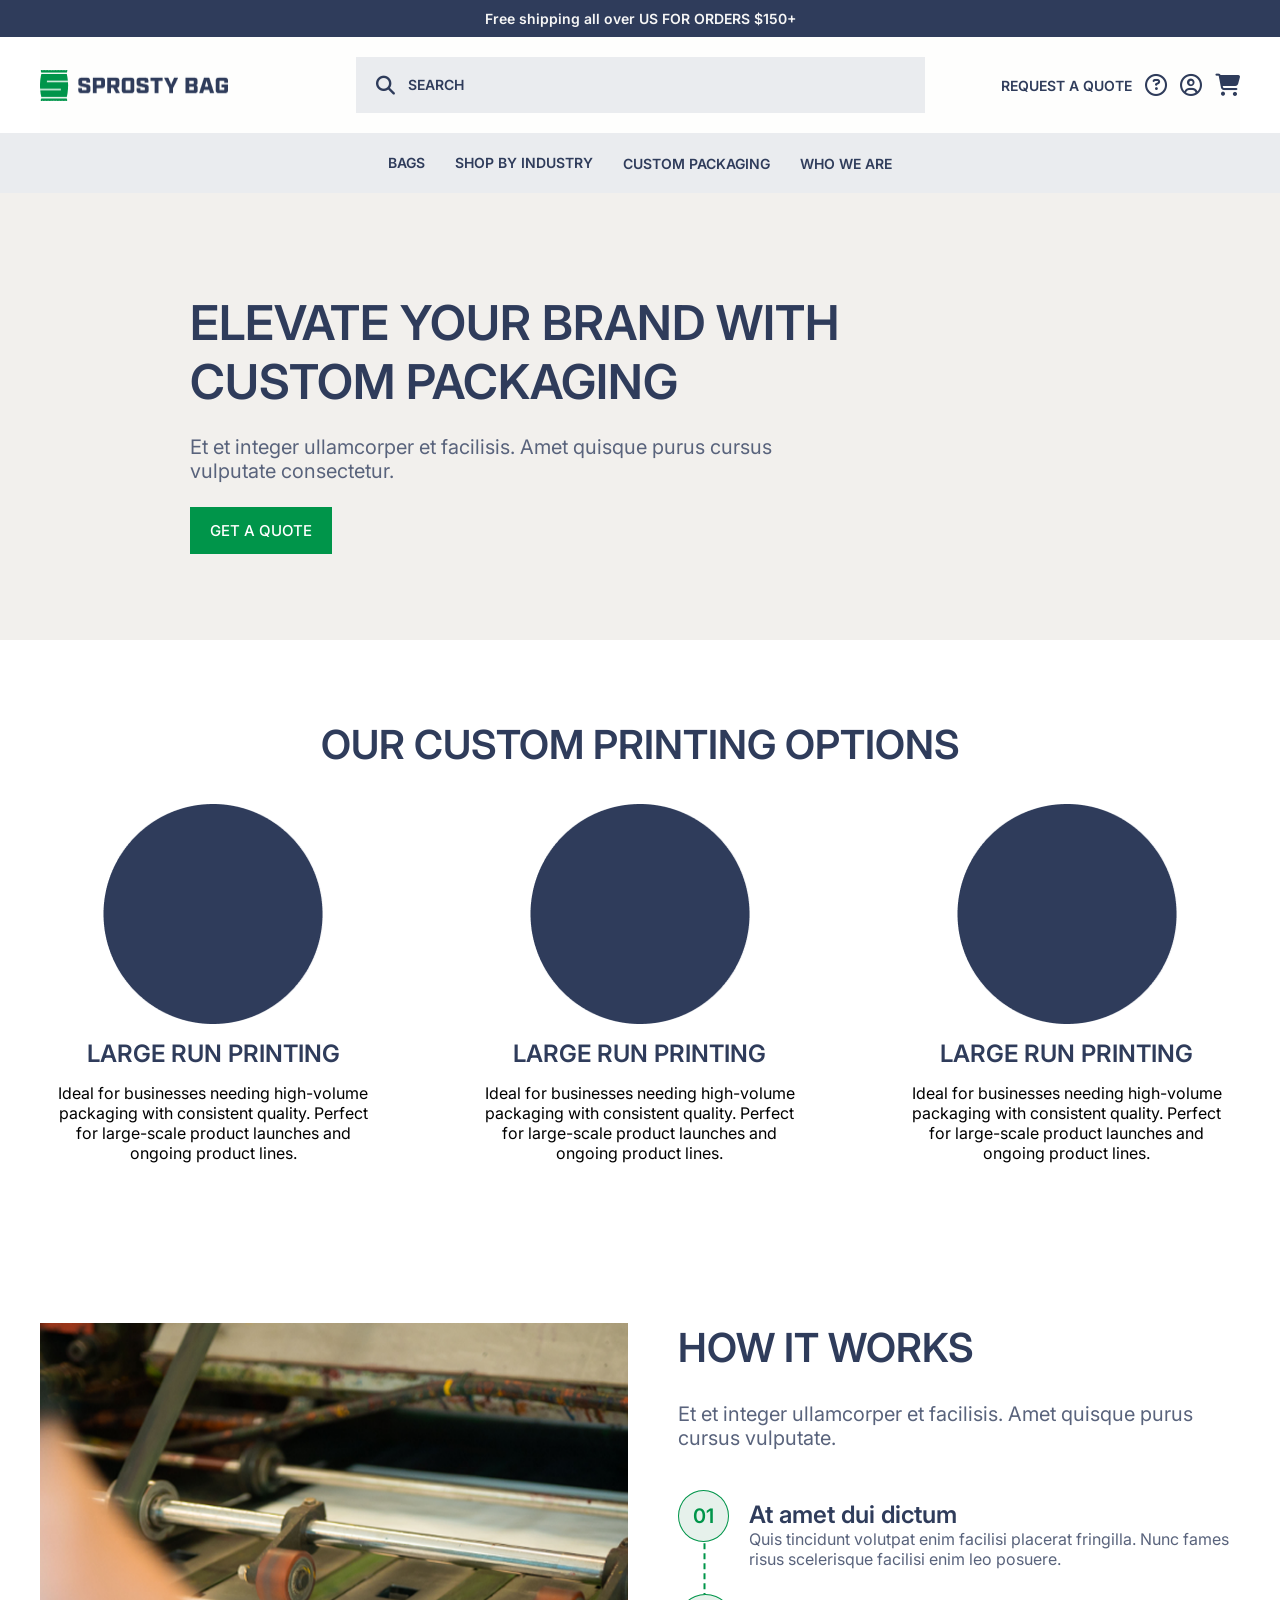
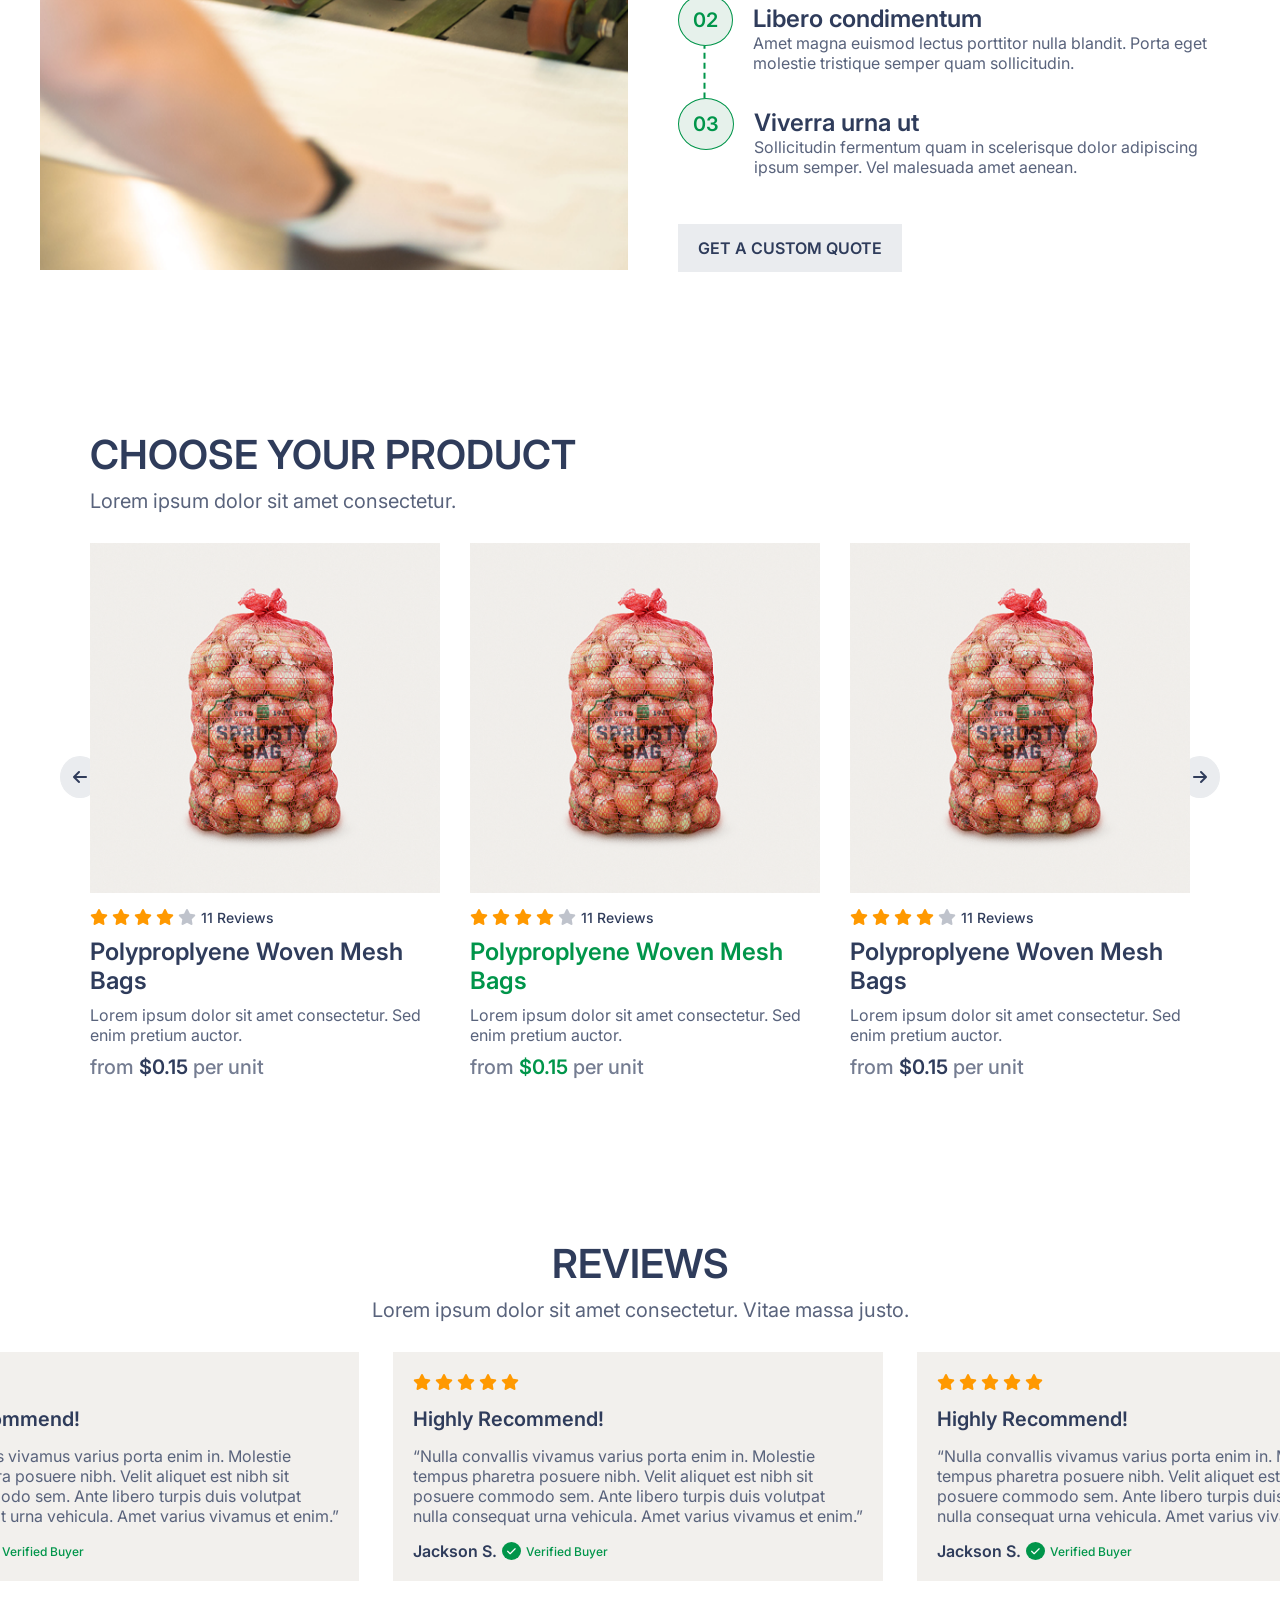
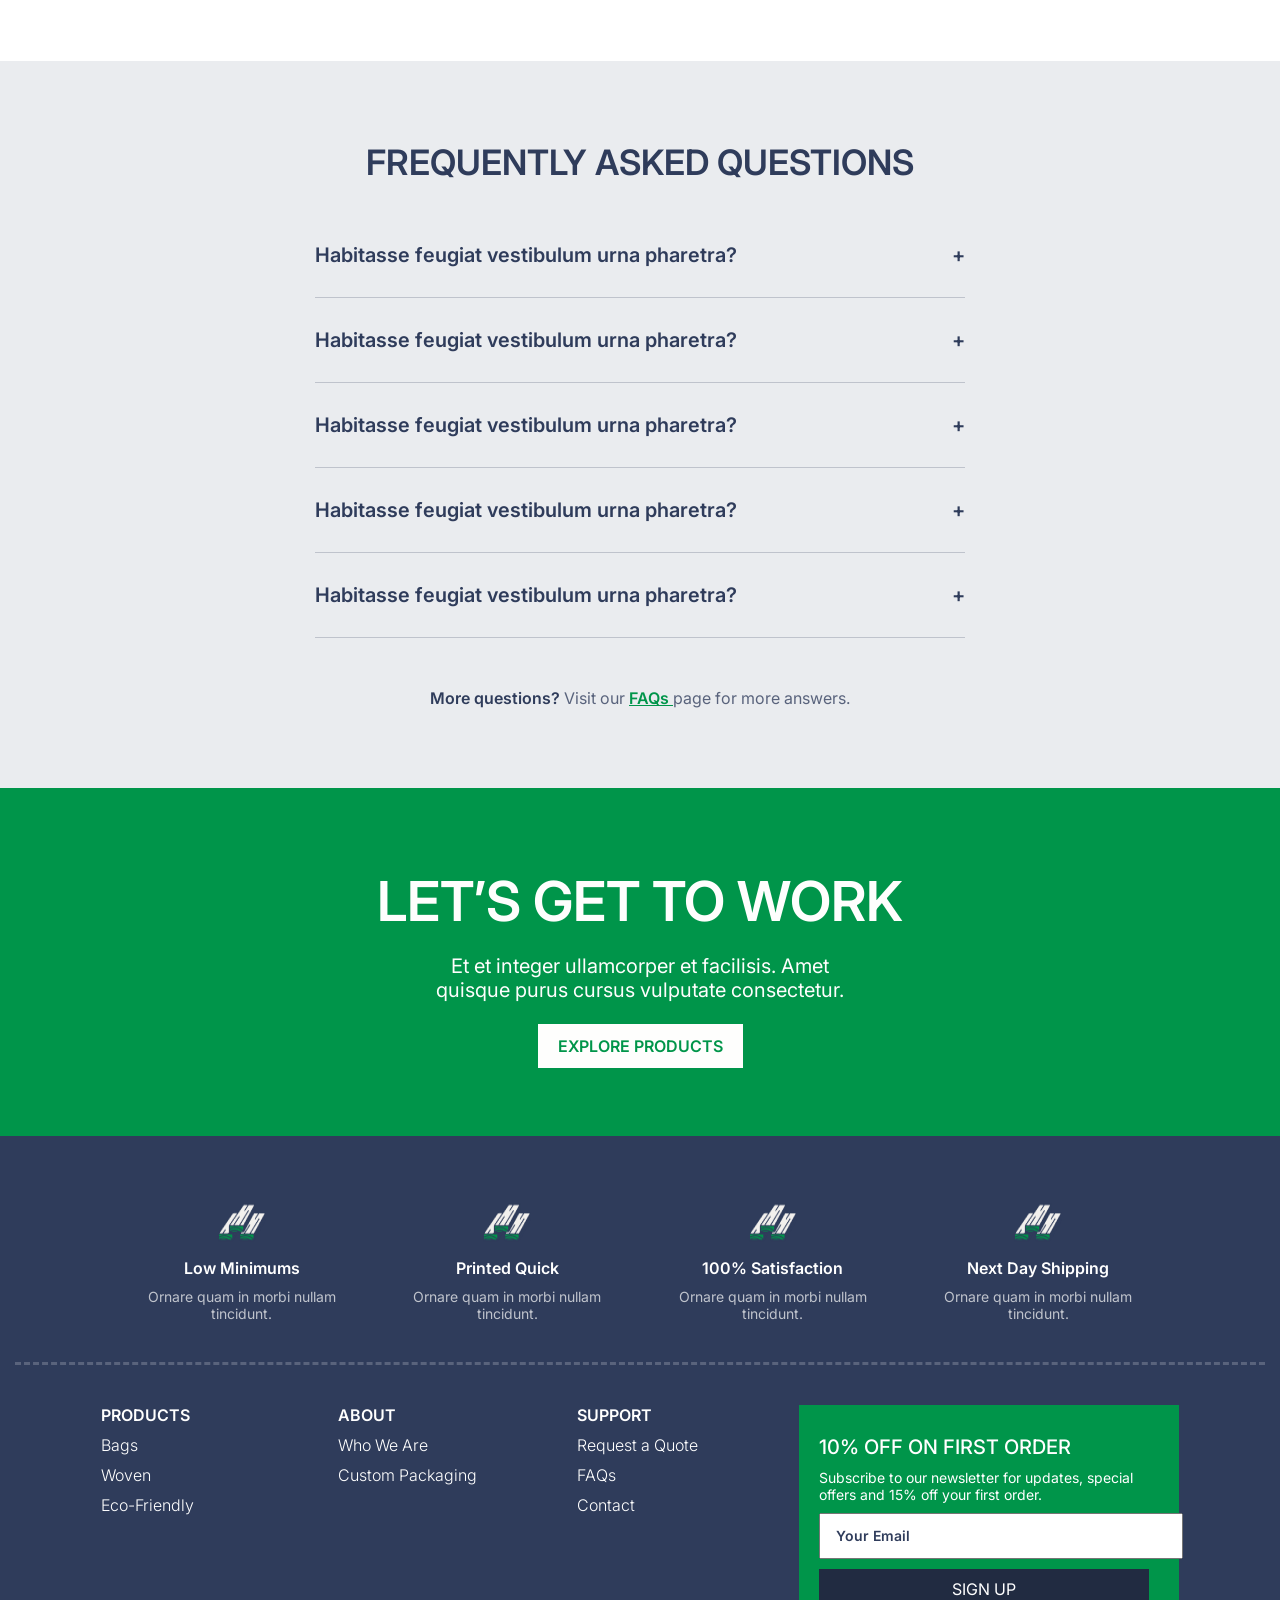
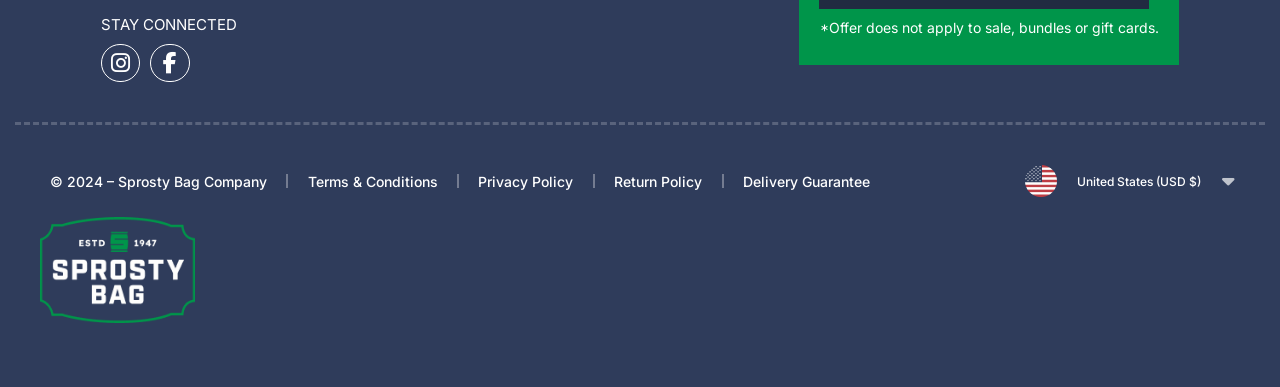
<file: custom.html>
<!DOCTYPE html>
<html lang="en">

<head>
    <meta charset="UTF-8">
    <meta name="viewport" content="width=device-width, initial-scale=1.0">
    <title>Document</title>
    <link rel="stylesheet" href="css/custom.css">
    <link rel="stylesheet" href="https://cdnjs.cloudflare.com/ajax/libs/font-awesome/6.7.2/css/all.min.css">
    <link rel="stylesheet" href="https://cdn.jsdelivr.net/npm/swiper@11/swiper-bundle.min.css" />
</head>

<body>
    <header>
        <div class="announcement">
            <p>Free shipping all over US FOR ORDERS $150+</p>
        </div>
        <nav class="header">
            <div class="image">
                <a href="/index.html"><img src="image/Vector.png" alt="image" width="100%" height="100%"></a>
            </div>
            <div class="search">
                <div class="icon-search">
                    <i class="fa-solid fa-magnifying-glass"></i>
                    <input type="text" id="search" name="search" placeholder="SEARCH">
                </div>
                <div class="cross">
                    <i class="fa-solid fa-xmark"></i>
                </div>
            </div>
            <div class="icon">
                <a href="#">REQUEST A QUOTE</a>
                <div class="background">
                    <div class="request-popo">
                        <div class="icon-request">
                            <i class="fa-solid fa-xmark"></i>
                        </div>
                        <div class="heading">
                            <h3>REQUEST A QUOTE</h3>
                        </div>
                        <div class="discription">
                            <p>Lorem ipsum dolor sit amet consectetur. Augue bibendum hendrerit iaculis egestas urna
                                vitae
                                ut ut.</p>
                        </div>
                        <div class="inputs">
                            <div class="name-input">
                                <div class="first-name">
                                    <label>First Name*</label>
                                    <input type="text" name="first_name" placeholder="Jon">
                                </div>
                                <div class="last-name">
                                    <label>Last Name*</label>
                                    <input type="text" name="last_name" placeholder="Doe">
                                </div>
                            </div>
                            <div class="country-input">
                                <div class="company-name">
                                    <label>Company*</label>
                                    <input type="text" name="company" placeholder="Name Here">
                                </div>
                                <div class="zip-code">
                                    <label>Zip Code*</label>
                                    <input type="text" name="zip_code" placeholder="92804">
                                </div>
                            </div>
                            <div class="select-input">
                                <div class="product-name">
                                    <label>What Product(s) Are You Interested In?*</label>
                                    <select name="products">
                                        <option value="">Please select product(s)</option>
                                        <option value="product1">Product 1</option>
                                        <option value="product2">Product 2</option>
                                    </select>
                                </div>
                            </div>
                            <div class="product-quailty-input">
                                <div class="art-work">
                                    <label>Do You Have Artwork?*</label>
                                    <select name="have_artwork">
                                        <option value="yes">Yes</option>
                                        <option value="no">No</option>
                                    </select>
                                </div>
                                <div class="quailty">
                                    <label>Quantity*</label>
                                    <select name="quantity">
                                        <option value="">---</option>
                                        <option value="100">100</option>
                                        <option value="500">500</option>
                                        <option value="1000">1000</option>
                                    </select>
                                </div>
                            </div>
                            <div class="detail-input">
                                <label>Do You Have Artwork?</label>
                                <p>The more information you provide, the faster we’ll be able to get you what you need.
                                </p>
                                <textarea name="artwork_details" rows="5"></textarea>

                            </div>
                        </div>
                        <div class="button">
                            <button><a href="#">REQUEST QUOTE</a></button>
                        </div>
                    </div>
                </div>
                <div class="question">
                    <a href="/faqs.html"><i class="fa-regular fa-circle-question"></i></a>
                </div>
                <div class="user">
                    <i class="fa-regular fa-circle-user"></i>
                </div>
                <div class="cart">
                    <i class="fa-solid fa-cart-shopping"></i>
                </div>
            </div>
            <div class="mobile-view">
                <div class="none-mobile-menu">
                    <div class="none">
                        <div class="there-lines">
                            <div class="one-lines"></div>
                            <div class="one-lines"></div>
                            <div class="one-lines"></div>
                        </div>
                        <div class="search-icon-mobile">
                            <i class="fa-solid fa-magnifying-glass"></i>
                        </div>
                    </div>
                    <div class="image-mobile-menu-main">
                        <div class="image">
                            <img src="image/Vector (1).png" alt="image" width="100%" height="100%">
                        </div>
                    </div>
                    <div class="cart-icon-mobile-menu">
                        <div class="cart">
                            <i class="fa-solid fa-cart-shopping"></i>
                        </div>
                    </div>
                </div>
                <div class="show-mega-menu">
                    <div class="image">
                        <img src="image/Vector.png" alt="image" width="100%" height="100%">
                    </div>
                    <div class="cross-mobile">
                        <i class="fa-solid fa-xmark"></i>
                    </div>
                    <div class="search">
                        <div class="icon-search">
                            <i class="fa-solid fa-magnifying-glass"></i>
                            <input type="text" id="search" name="search" placeholder="SEARCH">
                        </div>
                        <div class="cross">
                            <i class="fa-solid fa-xmark"></i>
                        </div>
                    </div>
                    <div class="mega-menu">
                        <div class="bags">
                            <div class="icon-bag">
                                <a href="#">BAGS</a>
                                <i class="fa-solid fa-plus"></i>
                            </div>
                            <div class="bages-name">
                                <div class="woman">
                                    <a href="#">Woven</a>
                                </div>
                                <div class="woman">
                                    <a href="#">Paper Bags</a>
                                </div>
                                <div class="woman">
                                    <a href="#">Mylar Bags</a>
                                </div>
                                <div class="woman">
                                    <a href="#">Polypropylene Bags</a>
                                </div>
                                <div class="woman">
                                    <a href="#">Eco-Friendly Bags</a>
                                </div>
                                <div class="button">
                                    <a href="#">SHOP ALL BAGS</a>
                                </div>
                            </div>
                            <div class="line"></div>
                        </div>
                        <div class="shop">
                            <div class="icon-shop">
                                <a href="#">SHOP BY INDUSTRY</a>
                                <i class="fa-solid fa-plus"></i>
                            </div>
                            <div class="industry-name">
                                <div class="food">
                                    <a href="#">Agriculture</a>
                                </div>
                                <div class="food">
                                    <a href="#">Industrial</a>
                                </div>
                                <div class="food">
                                    <a href="#">Food</a>
                                </div>
                                <div class="food">
                                    <a href="#">Retail</a>
                                </div>
                                <div class="button">
                                    <a href="#">SHOP ALL BAGS</a>
                                </div>
                            </div>
                            <div class="line"></div>
                        </div>
                        <div class="custom">
                            <a href="#">CUSTOM PACKAGING</a>
                            <div class="line"></div>
                        </div>
                        <div class="who">
                            <a href="#">WHO WE ARE</a>
                            <div class="line"></div>
                        </div>
                        <div class="request">
                            <a href="#">REQUEST A QUOTE</a>
                            <div class="line"></div>
                        </div>
                        <div class="faqs">
                            <div class="faq">
                                <a href="#">FAQS</a>
                            </div>
                            <div class="account">
                                <a href="#">ACCOUNT</a>
                            </div>
                            <div class="content">
                                <a href="#">CONTACT</a>
                            </div>
                        </div>
                    </div>
                </div>
            </div>
        </nav>
        <div class="mega-menu">
            <div class="product-layoutbag">
                <div class="bags">
                    <a href="/bags.html">BAGS</a>
                </div>
                <div class="layout-bags">
                    <div class="heading">
                        <h2>FIND YOUR BAG</h2>
                    </div>
                    <div class="layout-product">
                        <div class="product-image-layout">
                            <a href="/product.html">
                                <div class="image">
                                    <img src="image/IMG (1)323.png" alt="image" width="100%" height="100%">
                                </div>
                                <div class="product-name">
                                    <h4>Woven</h4>
                                </div>
                                <div class="product-description">
                                    <p>Malesuada proin tellus pellentesque risus tortor.</p>
                                </div>
                            </a>
                        </div>
                        <div class="product-image-layout">
                            <a href="/product.html">
                                <div class="image">
                                    <img src="image/IMG (7).png" alt="image" width="100%" height="100%">
                                </div>
                                <div class="product-name">
                                    <h4>Papers Bags</h4>
                                </div>
                                <div class="product-description">
                                    <p>Nulla feugiat sagittis vestibulum tempus adipiscing at.</p>
                                </div>
                            </a>
                        </div>
                        <div class="product-image-layout">
                            <a href="/product.html">
                                <div class="image">
                                    <img src="image/333.png" alt="image" width="100%" height="100%">
                                </div>
                                <div class="product-name">
                                    <h4>Mylar Bags</h4>
                                </div>
                                <div class="product-description">
                                    <p>Laoreet id elementum eget laoreet penatibus enim.</p>
                                </div>
                            </a>
                        </div>
                        <div class="product-image-layout">
                            <a href="/product.html">
                                <div class="image">
                                    <img src="image/IMG (3)22.png" alt="image" width="100%" height="100%">
                                </div>
                                <div class="product-name">
                                    <h4>Polypropylene Bags</h4>
                                </div>
                                <div class="product-description">
                                    <p>Dui diam sit est tempus at integer proin feugiat.</p>
                                </div>
                            </a>
                        </div>
                        <div class="product-image-layout">
                            <a href="/product.html">
                                <div class="image">
                                    <img src="image/IMG (6).png" alt="image" width="100%" height="100%">
                                </div>
                                <div class="product-name">
                                    <h4>Eco-Friendly Bags</h4>
                                </div>
                                <div class="product-description">
                                    <p>Iaculis urna vitae sed tellus et vitae sit fusce.</p>
                                </div>
                            </a>
                        </div>
                    </div>
                    <div class="button-shop">
                        <a href="#">SHOP ALL BAGS</a>
                    </div>
                </div>
            </div>
            <div class="product-layoutshop">
                <div class="shop">
                    <a href="#">SHOP BY INDUSTRY</a>
                </div>
                <div class="layout-shop">
                    <div class="heading">
                        <h2>Bags By Industry</h2>
                    </div>
                    <div class="layout-product">
                        <div class="product-image-layout">
                            <a href="/product.html">
                                <div class="image">
                                    <img src="image/layout 4.png" alt="image" width="100%" height="100%">
                                </div>
                                <div class="product-name">
                                    <h4>Agriculture</h4>
                                </div>
                                <div class="product-description">
                                    <p>Lawn, Grain Bags, Compost Bags, Mulch Bags, Seeds, Grain, Produce.</p>
                                </div>
                            </a>
                        </div>
                        <div class="product-image-layout">
                            <a href="/product.html">
                                <div class="image">
                                    <img src="image/layout 3.png" alt="image" width="100%" height="100%">
                                </div>
                                <div class="product-name">
                                    <h4>Industrial</h4>
                                </div>
                                <div class="product-description">
                                    <p>Hardware, Chemicals, Fertilizer, Salt, Soil, FIBC</p>
                                </div>
                            </a>
                        </div>
                        <div class="product-image-layout">
                            <a href="/product.html">
                                <div class="image">
                                    <img src="image/layout 2.png" alt="image" width="100%" height="100%">
                                </div>
                                <div class="product-name">
                                    <h4>Food</h4>
                                </div>
                                <div class="product-description">
                                    <p>Coffee, Carry Out Bags, Baby Food, Dry Food, Frozen Food, Rice.</p>
                                </div>
                            </a>
                        </div>
                        <div class="product-image-layout">
                            <a href="/product.html">
                                <div class="image">
                                    <img src="image/layout 1.png" alt="image" width="100%" height="100%">
                                </div>
                                <div class="product-name">
                                    <h4>Retail</h4>
                                </div>
                                <div class="product-description">
                                    <p>Shopping Bags, T-Shirt Bags, Tote Bags, Custom Furniture Bags</p>
                                </div>
                            </a>
                        </div>
                    </div>
                    <div class="button-shop">
                        <a href="#">SHOP ALL INDUSTRIES</a>
                    </div>
                </div>
            </div>
            <div class="custom">
                <a href="/custom.html">CUSTOM PACKAGING</a>
            </div>
            <div class="who">
                <a href="/who-wo-are.html">WHO WE ARE</a>
            </div>
        </div>
    </header>
    <section class="search-bar">
        <div class="container">
            <div class="row">
                <div class="col">
                    <ul>
                        <h3>POPULAR SEARCHES</h3>
                        <li><a href="#">Woven</a></li>
                        <li><a href="#">Grain</a></li>
                        <li><a href="#">Tote Bags</a></li>
                    </ul>
                </div>
                <div class="line"></div>
                <div class="product-col">
                    <h4>TRENDING PRODUCTS</h4>
                    <ul class="product-deatial">
                        <li><a href="#">
                                <div class="image">
                                    <img src="image/IMG (3).png" alt="image" width="100%" height="100%">
                                </div>
                            </a></li>
                        <a href="#">
                            <h5>Polyproplyene Woven Mesh Bags</h5>
                            <p>Lorem ipsum dolor sit amet consectetur. Sed enim...</p>
                        </a>
                    </ul>
                </div>
                <div class="product-col">
                    <ul class="product-deatial">
                        <li><a href="#">
                                <div class="image">
                                    <img src="image/IMG (2).png" alt="image" width="100%" height="100%">
                                </div>
                            </a></li>
                        <a href="#">
                            <h5>Multi-Wall Paper Bags</h5>
                            <p>Tellus at nulla viverra viverra potenti urna. Eu massa...</p>
                        </a>
                    </ul>
                </div>
                <div class="product-col">
                    <ul class="product-deatial">
                        <li><a href="#">
                                <div class="image">
                                    <img src="image/IMG (1).png" alt="image" width="100%" height="100%">
                                </div>
                            </a></li>
                        <a href="#">
                            <h5>Laminated Paper Polypropylene Bags</h5>
                            <p>Tellus at nulla viverra viverra potenti urna. Eu massa...</p>
                        </a>
                    </ul>
                </div>
            </div>
        </div>
    </section>

    <section class="cart-popo">
        <div class="container">
            <div class="row">
                <div class="col">
                    <h4>YOUR CART <span>(2 ITEMS)</span></h4>
                    <div class="cross-cart">
                        <i class="fa-solid fa-xmark"></i>
                    </div>
                </div>
                <div class="shoping">
                    <h3>You’re <span>$105.50 away</span> from FREE shipping!</h3>
                    <div class="line">
                        <div class="fill"></div>
                    </div>
                </div>
                <div class="product-gap">
                    <div class="product-shoping">
                        <div class="image">
                            <img src="image/1.png" alt="image" width="100%" height="100%">
                        </div>
                        <div class="detail">
                            <div class="product-name">
                                <h4>Polyproplyene Woven Mesh Bags</h4>
                                <div class="price">
                                    <div class="orignal-price">$220</div>
                                    <div class="comprice-price">$250</div>
                                </div>
                            </div>
                            <div class="color-name">
                                <p>Color: White</p>
                            </div>
                            <div class="size">
                                <p>Size: Standard Size</p>
                            </div>
                            <div class="quailty">
                                <p>Quantity: 100 ($2.50/unit)</p>
                            </div>
                            <div class="last">
                                <div class="stook-plus">
                                    <span class="decrement">-</span>
                                    <span class="value">1</span>
                                    <span class="increment">+</span>
                                </div>
                                <div class="dealte">
                                    <i class="fa-solid fa-trash"></i>
                                </div>
                            </div>
                        </div>
                    </div>
                    <div class="line"></div>
                    <div class="product-shoping">
                        <div class="image">
                            <img src="image/1.png" alt="image" width="100%" height="100%">
                        </div>
                        <div class="detail">
                            <div class="product-name">
                                <h4>Polyproplyene Woven Mesh Bags</h4>
                                <div class="price">
                                    <div class="orignal-price">$220</div>
                                    <div class="comprice-price">$250</div>
                                </div>
                            </div>
                            <div class="color-name">
                                <p>Color: White</p>
                            </div>
                            <div class="size">
                                <p>Size: Standard Size</p>
                            </div>
                            <div class="quailty">
                                <p>Quantity: 100 ($2.50/unit)</p>
                            </div>
                            <div class="last">
                                <div class="stook-plus">
                                    <span class="decrement">-</span>
                                    <span class="value">1</span>
                                    <span class="increment">+</span>
                                </div>
                                <div class="dealte">
                                    <i class="fa-solid fa-trash"></i>
                                </div>
                            </div>
                        </div>
                    </div>
                    <div class="line"></div>
                </div>
                <div class="checkout">
                    <div class="subtotal">
                        <div class="iteam">
                            <h2>SUBTOTAL</h2>
                            <h3>(2 ITEMS)</h3>
                        </div>
                        <div class="price">
                            <p>$350</p>
                        </div>
                    </div>
                    <div class="proceed-checkout">
                        <div class="image">
                            <img src="image/checkout.png" alt="image" width="100%" height="100%">
                        </div>
                        <div class="pro-check">
                            <span>PROCEED TO CHECKOUT</span>
                        </div>
                    </div>
                    <div class="last-icon">
                        <div class="one-name">
                            <div class="icon-image">
                                <img src="image/ICON.png" alt="image" width="100%" height="100%">
                            </div>
                            <div class="icon-name">
                                <span>Secure Payment</span>
                            </div>
                        </div>
                        <div class="two-name">
                            <div class="icon-image">
                                <img src="image/ICON.png" alt="image" width="100%" height="100%">
                            </div>
                            <div class="icon-name">
                                <span>100% Satisfaction</span>
                            </div>
                        </div>
                    </div>
                </div>
            </div>
        </div>
    </section>

    <section class="elevate">
        <div class="container">
            <div class="row">
                <div class="col">
                    <div class="heading">
                        <h1>ELEVATE YOUR BRAND WITH CUSTOM PACKAGING</h1>
                    </div>
                    <div class="discription">
                        <p>Et et integer ullamcorper et facilisis. Amet quisque purus cursus vulputate consectetur.</p>
                    </div>
                    <div class="button">
                        <a href="#">GET A QUOTE</a>
                    </div>
                </div>
            </div>
        </div>
    </section>

    <section class="options">
        <div class="container">
            <div class="row">
                <div class="col">
                    <div class="heading">
                        <h5>OUR CUSTOM PRINTING OPTIONS</h5>
                    </div>
                </div>
                <div class="products">
                    <div class="image-with-text">
                        <div class="image">
                            <img src="image/DSC04225 2 (1).png" alt="image" width="100%" height="100%">
                        </div>
                        <div class="product-name">
                            <p>LARGE RUN PRINTING</p>
                        </div>
                        <div class="protuct-discription">
                            <p>Ideal for businesses needing high-volume packaging with consistent quality. Perfect for
                                large-scale product launches and ongoing product lines.</p>
                        </div>
                    </div>
                    <div class="image-with-text">
                        <div class="image">
                            <img src="image/DSC04225 2 (1).png" alt="image" width="100%" height="100%">
                        </div>
                        <div class="product-name">
                            <p>LARGE RUN PRINTING</p>
                        </div>
                        <div class="protuct-discription">
                            <p>Ideal for businesses needing high-volume packaging with consistent quality. Perfect for
                                large-scale product launches and ongoing product lines.</p>
                        </div>
                    </div>
                    <div class="image-with-text">
                        <div class="image">
                            <img src="image/DSC04225 2 (1).png" alt="image" width="100%" height="100%">
                        </div>
                        <div class="product-name">
                            <p>LARGE RUN PRINTING</p>
                        </div>
                        <div class="protuct-discription">
                            <p>Ideal for businesses needing high-volume packaging with consistent quality. Perfect for
                                large-scale product launches and ongoing product lines.</p>
                        </div>
                    </div>
                </div>
            </div>
        </div>
    </section>

    <section class="how-it-work">
        <div class="container">
            <div class="row">
                <div class="col">
                    <div class="mobile-detail">
                        <div class="heading">
                            <span>HOW IT WORKS</span>
                        </div>
                        <div class="discription">
                            <p>Et et integer ullamcorper et facilisis. Amet quisque purus cursus vulputate.</p>
                        </div>
                    </div>
                    <div class="image">
                        <img src="image/Rectangle 3069.png" alt="image" width="100%" height="100%">
                    </div>
                </div>
                <div class="detail">
                    <div class="heading-des">
                        <span>HOW IT WORKS</span>
                    </div>
                    <div class="discription-des">
                        <p>Et et integer ullamcorper et facilisis. Amet quisque purus cursus vulputate.</p>
                    </div>
                    <div class="options-work">
                        <div class="dashed-line"></div>
                        <div class="at">
                            <div class="number">
                                <span>01</span>
                            </div>
                            <div class="text">
                                <div class="heading">
                                    <span>At amet dui dictum</span>
                                </div>
                                <div class="discription">
                                    <p>Quis tincidunt volutpat enim facilisi placerat fringilla. Nunc fames risus
                                        scelerisque facilisi enim leo posuere.</p>
                                </div>
                            </div>
                        </div>
                        <div class="at">
                            <div class="number">
                                <span>02</span>
                            </div>
                            <div class="text">
                                <div class="heading">
                                    <span>Libero condimentum</span>
                                </div>
                                <div class="discription">
                                    <p>Amet magna euismod lectus porttitor nulla blandit. Porta eget molestie tristique
                                        semper quam sollicitudin.</p>
                                </div>
                            </div>
                        </div>
                        <div class="at">
                            <div class="number">
                                <span>03</span>
                            </div>
                            <div class="text">
                                <div class="heading">
                                    <span>Viverra urna ut</span>
                                </div>
                                <div class="discription">
                                    <p>Sollicitudin fermentum quam in scelerisque dolor adipiscing ipsum semper. Vel
                                        malesuada amet aenean.</p>
                                </div>
                            </div>
                        </div>
                    </div>
                    <div class="button">
                        <a href="#">GET A CUSTOM QUOTE</a>
                    </div>
                </div>
            </div>
        </div>
    </section>

    <section class="your-product">
        <div class="container">
            <div class="row">
                <div class="col">
                    <div class="heading">
                        <span>CHOOSE YOUR PRODUCT</span>
                    </div>
                    <div class="discription">
                        <p>Lorem ipsum dolor sit amet consectetur.</p>
                    </div>
                </div>
                <div class="slider">
                    <div class="swiper mySwiper">
                        <div class="swiper-wrapper">
                            <div class="swiper-slide">
                                <div class="product-image-with-text">
                                    <a href="/product.html">
                                        <div class="image">
                                            <img src="image/your-product.png" alt="image" width="100%" height="100%">
                                        </div>
                                        <div class="product-review">
                                            <div class="icon">
                                                <i class="fa-solid fa-star"></i>
                                                <i class="fa-solid fa-star"></i>
                                                <i class="fa-solid fa-star"></i>
                                                <i class="fa-solid fa-star"></i>
                                                <i class="fa-solid fa-star change"></i>
                                            </div>
                                            <span>11 Reviews</span>
                                        </div>
                                        <div class="product-name">
                                            <span>Polyproplyene Woven Mesh Bags</span>
                                        </div>
                                        <div class="product-discription">
                                            <p>Lorem ipsum dolor sit amet consectetur. Sed enim pretium auctor.</p>
                                        </div>
                                        <div class="unti">
                                            <p>from <span> $0.15 </span>per unit</p>
                                        </div>
                                    </a>
                                </div>
                            </div>
                            <div class="swiper-slide">
                                <div class="product-image-with-text">
                                    <a href="/product.html">
                                        <div class="image">
                                            <img src="image/your-product.png" alt="image" width="100%" height="100%">
                                        </div>
                                        <div class="product-review">
                                            <div class="icon">
                                                <i class="fa-solid fa-star"></i>
                                                <i class="fa-solid fa-star"></i>
                                                <i class="fa-solid fa-star"></i>
                                                <i class="fa-solid fa-star"></i>
                                                <i class="fa-solid fa-star change"></i>
                                            </div>
                                            <span>11 Reviews</span>
                                        </div>
                                        <div class="product-name">
                                            <span>Polyproplyene Woven Mesh Bags</span>
                                        </div>
                                        <div class="product-discription">
                                            <p>Lorem ipsum dolor sit amet consectetur. Sed enim pretium auctor.</p>
                                        </div>
                                        <div class="unti">
                                            <p>from <span> $0.15 </span>per unit</p>
                                        </div>
                                    </a>
                                </div>
                            </div>
                            <div class="swiper-slide">
                                <div class="product-image-with-text">
                                    <a href="/product.html">
                                        <div class="image">
                                            <img src="image/your-product.png" alt="image" width="100%" height="100%">
                                        </div>
                                        <div class="product-review">
                                            <div class="icon">
                                                <i class="fa-solid fa-star"></i>
                                                <i class="fa-solid fa-star"></i>
                                                <i class="fa-solid fa-star"></i>
                                                <i class="fa-solid fa-star"></i>
                                                <i class="fa-solid fa-star change"></i>
                                            </div>
                                            <span>11 Reviews</span>
                                        </div>
                                        <div class="product-name">
                                            <span>Polyproplyene Woven Mesh Bags</span>
                                        </div>
                                        <div class="product-discription">
                                            <p>Lorem ipsum dolor sit amet consectetur. Sed enim pretium auctor.</p>
                                        </div>
                                        <div class="unti">
                                            <p>from <span> $0.15 </span>per unit</p>
                                        </div>
                                    </a>
                                </div>
                            </div>
                            <div class="swiper-slide">
                                <div class="product-image-with-text">
                                    <a href="/product.html">
                                        <div class="image">
                                            <img src="image/your-product.png" alt="image" width="100%" height="100%">
                                        </div>
                                        <div class="product-review">
                                            <div class="icon">
                                                <i class="fa-solid fa-star"></i>
                                                <i class="fa-solid fa-star"></i>
                                                <i class="fa-solid fa-star"></i>
                                                <i class="fa-solid fa-star"></i>
                                                <i class="fa-solid fa-star change"></i>
                                            </div>
                                            <span>11 Reviews</span>
                                        </div>
                                        <div class="product-name">
                                            <span>Polyproplyene Woven Mesh Bags</span>
                                        </div>
                                        <div class="product-discription">
                                            <p>Lorem ipsum dolor sit amet consectetur. Sed enim pretium auctor.</p>
                                        </div>
                                        <div class="unti">
                                            <p>from <span> $0.15 </span>per unit</p>
                                        </div>
                                    </a>
                                </div>
                            </div>
                            <div class="swiper-slide">
                                <div class="product-image-with-text">
                                    <a href="/product.html">
                                        <div class="image">
                                            <img src="image/your-product.png" alt="image" width="100%" height="100%">
                                        </div>
                                        <div class="product-review">
                                            <div class="icon">
                                                <i class="fa-solid fa-star"></i>
                                                <i class="fa-solid fa-star"></i>
                                                <i class="fa-solid fa-star"></i>
                                                <i class="fa-solid fa-star"></i>
                                                <i class="fa-solid fa-star change"></i>
                                            </div>
                                            <span>11 Reviews</span>
                                        </div>
                                        <div class="product-name">
                                            <span>Polyproplyene Woven Mesh Bags</span>
                                        </div>
                                        <div class="product-discription">
                                            <p>Lorem ipsum dolor sit amet consectetur. Sed enim pretium auctor.</p>
                                        </div>
                                        <div class="unti">
                                            <p>from <span> $0.15 </span>per unit</p>
                                        </div>
                                    </a>
                                </div>
                            </div>
                            <div class="swiper-slide">
                                <div class="product-image-with-text">
                                    <a href="/product.html">
                                        <div class="image">
                                            <img src="image/your-product.png" alt="image" width="100%" height="100%">
                                        </div>
                                        <div class="product-review">
                                            <div class="icon">
                                                <i class="fa-solid fa-star"></i>
                                                <i class="fa-solid fa-star"></i>
                                                <i class="fa-solid fa-star"></i>
                                                <i class="fa-solid fa-star"></i>
                                                <i class="fa-solid fa-star change"></i>
                                            </div>
                                            <span>11 Reviews</span>
                                        </div>
                                        <div class="product-name">
                                            <span>Polyproplyene Woven Mesh Bags</span>
                                        </div>
                                        <div class="product-discription">
                                            <p>Lorem ipsum dolor sit amet consectetur. Sed enim pretium auctor.</p>
                                        </div>
                                        <div class="unti">
                                            <p>from <span> $0.15 </span>per unit</p>
                                        </div>
                                    </a>
                                </div>
                            </div>
                        </div>
                    </div>
                    <div class="swiper-next">
                        <i class="fa-solid fa-arrow-right"></i>
                    </div>
                    <div class="swiper-prev">
                        <i class="fa-solid fa-arrow-left"></i>
                    </div>
                </div>
                <div class="slider-mobile-seller">
                    <div class="product-image-with-text">
                        <a href="/product.html">
                            <div class="image">
                                <img src="image/your-product.png" alt="image" width="100%" height="100%">
                            </div>
                            <div class="product-review">
                                <div class="icon">
                                    <i class="fa-solid fa-star"></i>
                                    <i class="fa-solid fa-star"></i>
                                    <i class="fa-solid fa-star"></i>
                                    <i class="fa-solid fa-star"></i>
                                    <i class="fa-solid fa-star change"></i>
                                </div>
                                <span>11 Reviews</span>
                            </div>
                            <div class="product-name">
                                <span>Polyproplyene Woven Mesh Bags</span>
                            </div>
                            <div class="product-discription">
                                <p>Lorem ipsum dolor sit amet consectetur. Sed enim pretium auctor.</p>
                            </div>
                            <div class="unti">
                                <p>from <span> $0.15 </span>per unit</p>
                            </div>
                        </a>
                    </div>
                    <div class="product-image-with-text">
                        <a href="/product.html">
                            <div class="image">
                                <img src="image/your-product.png" alt="image" width="100%" height="100%">
                            </div>
                            <div class="product-review">
                                <div class="icon">
                                    <i class="fa-solid fa-star"></i>
                                    <i class="fa-solid fa-star"></i>
                                    <i class="fa-solid fa-star"></i>
                                    <i class="fa-solid fa-star"></i>
                                    <i class="fa-solid fa-star change"></i>
                                </div>
                                <span>11 Reviews</span>
                            </div>
                            <div class="product-name">
                                <span>Polyproplyene Woven Mesh Bags</span>
                            </div>
                            <div class="product-discription">
                                <p>Lorem ipsum dolor sit amet consectetur. Sed enim pretium auctor.</p>
                            </div>
                            <div class="unti">
                                <p>from <span> $0.15 </span>per unit</p>
                            </div>
                        </a>
                    </div>
                    <div class="product-image-with-text">
                        <a href="/product.html">
                            <div class="image">
                                <img src="image/your-product.png" alt="image" width="100%" height="100%">
                            </div>
                            <div class="product-review">
                                <div class="icon">
                                    <i class="fa-solid fa-star"></i>
                                    <i class="fa-solid fa-star"></i>
                                    <i class="fa-solid fa-star"></i>
                                    <i class="fa-solid fa-star"></i>
                                    <i class="fa-solid fa-star change"></i>
                                </div>
                                <span>11 Reviews</span>
                            </div>
                            <div class="product-name">
                                <span>Polyproplyene Woven Mesh Bags</span>
                            </div>
                            <div class="product-discription">
                                <p>Lorem ipsum dolor sit amet consectetur. Sed enim pretium auctor.</p>
                            </div>
                            <div class="unti">
                                <p>from <span> $0.15 </span>per unit</p>
                            </div>
                        </a>
                    </div>
                    <div class="product-image-with-text">
                        <a href="/product.html">
                            <div class="image">
                                <img src="image/your-product.png" alt="image" width="100%" height="100%">
                            </div>
                            <div class="product-review">
                                <div class="icon">
                                    <i class="fa-solid fa-star"></i>
                                    <i class="fa-solid fa-star"></i>
                                    <i class="fa-solid fa-star"></i>
                                    <i class="fa-solid fa-star"></i>
                                    <i class="fa-solid fa-star change"></i>
                                </div>
                                <span>11 Reviews</span>
                            </div>
                            <div class="product-name">
                                <span>Polyproplyene Woven Mesh Bags</span>
                            </div>
                            <div class="product-discription">
                                <p>Lorem ipsum dolor sit amet consectetur. Sed enim pretium auctor.</p>
                            </div>
                            <div class="unti">
                                <p>from <span> $0.15 </span>per unit</p>
                            </div>
                        </a>
                    </div>
                </div>
            </div>
        </div>
    </section>
    <script src="https://cdn.jsdelivr.net/npm/swiper@11/swiper-bundle.min.js"></script>

    <section class="review-justo">
        <div class="container">
            <div class="row">
                <div class="col">
                    <div class="heading">
                        <span>REVIEWS</span>
                    </div>
                    <div class="discription">
                        <p>Lorem ipsum dolor sit amet consectetur. Vitae massa justo.</p>
                    </div>
                </div>
                <div class="slider-review">
                    <div class="swiper mySwiper1">
                        <div class="swiper-wrapper">
                            <div class="swiper-slide">
                                <div class="box">
                                    <div class="reviews-star">
                                        <div class="icon">
                                            <i class="fa-solid fa-star"></i>
                                            <i class="fa-solid fa-star"></i>
                                            <i class="fa-solid fa-star"></i>
                                            <i class="fa-solid fa-star"></i>
                                            <i class="fa-solid fa-star"></i>
                                        </div>
                                        <div class="name">
                                            <span>Highly Recommend!</span>
                                        </div>
                                        <div class="discription">
                                            <p>“Nulla convallis vivamus varius porta enim in. Molestie tempus pharetra
                                                posuere nibh. Velit aliquet est nibh sit posuere commodo sem. Ante
                                                libero
                                                turpis duis volutpat nulla consequat urna vehicula. Amet varius vivamus
                                                et
                                                enim.”</p>
                                        </div>
                                        <div class="verify">
                                            <div class="name">
                                                <span>Jackson S.</span>
                                                <i class="fa-solid fa-check"></i>
                                                <p>Verified Buyer</p>
                                            </div>
                                        </div>
                                    </div>
                                </div>
                            </div>
                            <div class="swiper-slide">
                                <div class="box">
                                    <div class="reviews-star">
                                        <div class="icon">
                                            <i class="fa-solid fa-star"></i>
                                            <i class="fa-solid fa-star"></i>
                                            <i class="fa-solid fa-star"></i>
                                            <i class="fa-solid fa-star"></i>
                                            <i class="fa-solid fa-star"></i>
                                        </div>
                                        <div class="name">
                                            <span>Highly Recommend!</span>
                                        </div>
                                        <div class="discription">
                                            <p>“Nulla convallis vivamus varius porta enim in. Molestie tempus pharetra
                                                posuere nibh. Velit aliquet est nibh sit posuere commodo sem. Ante
                                                libero
                                                turpis duis volutpat nulla consequat urna vehicula. Amet varius vivamus
                                                et
                                                enim.”</p>
                                        </div>
                                        <div class="verify">
                                            <div class="name">
                                                <span>Jackson S.</span>
                                                <i class="fa-solid fa-check"></i>
                                                <p>Verified Buyer</p>
                                            </div>
                                        </div>
                                    </div>
                                </div>
                            </div>
                            <div class="swiper-slide">
                                <div class="box">
                                    <div class="reviews-star">
                                        <div class="icon">
                                            <i class="fa-solid fa-star"></i>
                                            <i class="fa-solid fa-star"></i>
                                            <i class="fa-solid fa-star"></i>
                                            <i class="fa-solid fa-star"></i>
                                            <i class="fa-solid fa-star"></i>
                                        </div>
                                        <div class="name">
                                            <span>Highly Recommend!</span>
                                        </div>
                                        <div class="discription">
                                            <p>“Nulla convallis vivamus varius porta enim in. Molestie tempus pharetra
                                                posuere nibh. Velit aliquet est nibh sit posuere commodo sem. Ante
                                                libero
                                                turpis duis volutpat nulla consequat urna vehicula. Amet varius vivamus
                                                et
                                                enim.”</p>
                                        </div>
                                        <div class="verify">
                                            <div class="name">
                                                <span>Jackson S.</span>
                                                <i class="fa-solid fa-check"></i>
                                                <p>Verified Buyer</p>
                                            </div>
                                        </div>
                                    </div>
                                </div>
                            </div>
                            <div class="swiper-slide">
                                <div class="box">
                                    <div class="reviews-star">
                                        <div class="icon">
                                            <i class="fa-solid fa-star"></i>
                                            <i class="fa-solid fa-star"></i>
                                            <i class="fa-solid fa-star"></i>
                                            <i class="fa-solid fa-star"></i>
                                            <i class="fa-solid fa-star"></i>
                                        </div>
                                        <div class="name">
                                            <span>Highly Recommend!</span>
                                        </div>
                                        <div class="discription">
                                            <p>“Nulla convallis vivamus varius porta enim in. Molestie tempus pharetra
                                                posuere nibh. Velit aliquet est nibh sit posuere commodo sem. Ante
                                                libero
                                                turpis duis volutpat nulla consequat urna vehicula. Amet varius vivamus
                                                et
                                                enim.”</p>
                                        </div>
                                        <div class="verify">
                                            <div class="name">
                                                <span>Jackson S.</span>
                                                <i class="fa-solid fa-check"></i>
                                                <p>Verified Buyer</p>
                                            </div>
                                        </div>
                                    </div>
                                </div>
                            </div>
                            <div class="swiper-slide">
                                <div class="box">
                                    <div class="reviews-star">
                                        <div class="icon">
                                            <i class="fa-solid fa-star"></i>
                                            <i class="fa-solid fa-star"></i>
                                            <i class="fa-solid fa-star"></i>
                                            <i class="fa-solid fa-star"></i>
                                            <i class="fa-solid fa-star"></i>
                                        </div>
                                        <div class="name">
                                            <span>Highly Recommend!</span>
                                        </div>
                                        <div class="discription">
                                            <p>“Nulla convallis vivamus varius porta enim in. Molestie tempus pharetra
                                                posuere nibh. Velit aliquet est nibh sit posuere commodo sem. Ante
                                                libero
                                                turpis duis volutpat nulla consequat urna vehicula. Amet varius vivamus
                                                et
                                                enim.”</p>
                                        </div>
                                        <div class="verify">
                                            <div class="name">
                                                <span>Jackson S.</span>
                                                <i class="fa-solid fa-check"></i>
                                                <p>Verified Buyer</p>
                                            </div>
                                        </div>
                                    </div>
                                </div>
                            </div>
                            <div class="swiper-slide">
                                <div class="box">
                                    <div class="reviews-star">
                                        <div class="icon">
                                            <i class="fa-solid fa-star"></i>
                                            <i class="fa-solid fa-star"></i>
                                            <i class="fa-solid fa-star"></i>
                                            <i class="fa-solid fa-star"></i>
                                            <i class="fa-solid fa-star"></i>
                                        </div>
                                        <div class="name">
                                            <span>Highly Recommend!</span>
                                        </div>
                                        <div class="discription">
                                            <p>“Nulla convallis vivamus varius porta enim in. Molestie tempus pharetra
                                                posuere nibh. Velit aliquet est nibh sit posuere commodo sem. Ante
                                                libero
                                                turpis duis volutpat nulla consequat urna vehicula. Amet varius vivamus
                                                et
                                                enim.”</p>
                                        </div>
                                        <div class="verify">
                                            <div class="name">
                                                <span>Jackson S.</span>
                                                <i class="fa-solid fa-check"></i>
                                                <p>Verified Buyer</p>
                                            </div>
                                        </div>
                                    </div>
                                </div>
                            </div>
                        </div>
                    </div>
                </div>
            </div>
    </section>

    <script src="https://cdn.jsdelivr.net/npm/swiper@11/swiper-bundle.min.js"></script>

    <section class="faqs">
        <div class="container">
            <div class="row">
                <div class="col">
                    <div class="heading">
                        <span>FREQUENTLY ASKED QUESTIONS</span>
                    </div>
                </div>
                <div class="faqs-question">
                    <div class="habitasse">
                        <div class="question">
                            <span>Habitasse feugiat vestibulum urna pharetra?</span>
                            <span>+</span>
                        </div>
                        <div class="answer">
                            <span>Vitae non fermentum duis vel. Eget elementum tortor arcu tellus neque dictum
                                porttitor.
                                Enim.</span>
                        </div>
                    </div>
                    <div class="line"></div>
                    <div class="habitasse">
                        <div class="question">
                            <span>Habitasse feugiat vestibulum urna pharetra?</span>
                            <span>+</span>
                        </div>
                        <div class="answer">
                            <span>Vitae non fermentum duis vel. Eget elementum tortor arcu tellus neque dictum
                                porttitor.
                                Enim.</span>
                        </div>
                    </div>
                    <div class="line"></div>
                    <div class="habitasse">
                        <div class="question">
                            <span>Habitasse feugiat vestibulum urna pharetra?</span>
                            <span>+</span>
                        </div>
                        <div class="answer">
                            <span>Vitae non fermentum duis vel. Eget elementum tortor arcu tellus neque dictum
                                porttitor.
                                Enim.</span>
                        </div>
                    </div>
                    <div class="line"></div>
                    <div class="habitasse">
                        <div class="question">
                            <span>Habitasse feugiat vestibulum urna pharetra?</span>
                            <span>+</span>
                        </div>
                        <div class="answer">
                            <span>Vitae non fermentum duis vel. Eget elementum tortor arcu tellus neque dictum
                                porttitor.
                                Enim.</span>
                        </div>
                    </div>
                    <div class="line"></div>
                    <div class="habitasse">
                        <div class="question">
                            <span>Habitasse feugiat vestibulum urna pharetra?</span>
                            <span>+</span>
                        </div>
                        <div class="answer">
                            <span>Vitae non fermentum duis vel. Eget elementum tortor arcu tellus neque dictum
                                porttitor.
                                Enim.</span>
                        </div>
                    </div>
                    <div class="line"></div>
                </div>
                <div class="last">
                    <p><span>More questions?</span> Visit our <span class="color"> FAQs </span>page for more answers.
                    </p>
                </div>
            </div>
        </div>
    </section>

    <section class="to-work">
        <div class="container">
            <div class="row">
                <div class="col">
                    <div class="heading">
                        <span>LET’S GET TO WORK</span>
                    </div>
                    <div class="discription">
                        <p>Et et integer ullamcorper et facilisis. Amet <br>quisque purus cursus vulputate consectetur.
                        </p>
                    </div>
                    <div class="button">
                        <a href="#">EXPLORE PRODUCTS</a>
                    </div>
                </div>
            </div>
        </div>
    </section>

    <script src="https://code.jquery.com/jquery-3.6.0.min.js"></script>
    <script>
        $(document).ready(function () {
            $('.faqs .question').click(function () {
                const answer = $(this).next('.answer');
                const icon = $(this).find('span:last-child');

                // Close all open answers
                $('.faqs .answer').not(answer).slideUp();
                $('.faqs .question').not(this).removeClass('active').find('span:last-child').text('+');

                // Toggle current one
                answer.slideToggle();
                $(this).toggleClass('active');

                if ($(this).hasClass('active')) {
                    icon.text('-');
                } else {
                    icon.text('+');
                }
            });
        });
    </script>


    <script>
        var swiper = new Swiper(".mySwiper1", {
            spaceBetween: 30,
            slidesPerView: 3,
            loop: true,
            centeredSlides: true,
            autoplay: {
                delay: 2500,
                disableOnInteraction: false,
            },
            breakpoints: {
                0: {
                    slidesPerView: 1,
                },
                426: {
                    slidesPerView: 1,
                },
                526: {
                    slidesPerView: 2,
                },
                769: {
                    slidesPerView: 2.5,
                },
            }
        });
    </script>

    <script>
        var swiper = new Swiper(".mySwiper", {
            slidesPerView: 1,
            loop: true,
            navigation: {
                nextEl: ".swiper-next",
                prevEl: ".swiper-prev",
            },
            breakpoints: {
                550: {
                    slidesPerView: 1,
                    spaceBetween: 20
                },
                768: {
                    slidesPerView: 2,
                    spaceBetween: 30
                },
                992: {
                    slidesPerView: 3,
                    spaceBetween: 40
                }
            }
        });
    </script>

    <footer>
        <div class="footer">
            <div class="first-col-footer">
                <div class="low">
                    <div class="image">
                        <img src="image/ICON.png" alt="image" width="100%" height="100%">
                    </div>
                    <div class="name">
                        <h5>Low Minimums</h5>
                    </div>
                    <div class="discription">
                        <p>Ornare quam in morbi nullam tincidunt.</p>
                    </div>
                </div>
                <div class="low">
                    <div class="image">
                        <img src="image/ICON.png" alt="image" width="100%" height="100%">
                    </div>
                    <div class="name">
                        <h5>Printed Quick</h5>
                    </div>
                    <div class="discription">
                        <p>Ornare quam in morbi nullam tincidunt.</p>
                    </div>
                </div>
                <div class="low">
                    <div class="image">
                        <img src="image/ICON.png" alt="image" width="100%" height="100%">
                    </div>
                    <div class="name">
                        <h5>100% Satisfaction</h5>
                    </div>
                    <div class="discription">
                        <p>Ornare quam in morbi nullam tincidunt.</p>
                    </div>
                </div>
                <div class="low">
                    <div class="image">
                        <img src="image/ICON.png" alt="image" width="100%" height="100%">
                    </div>
                    <div class="name">
                        <h5>Next Day Shipping</h5>
                    </div>
                    <div class="discription">
                        <p>Ornare quam in morbi nullam tincidunt.</p>
                    </div>
                </div>
            </div>
            <div class="dashed-line"></div>
            <div class="dashed-line-mobile"></div>
            <div class="secend-col-footer">
                <div class="products">
                    <ul>
                        PRODUCTS
                        <li>Bags</li>
                        <li>Woven</li>
                        <li>Eco-Friendly</li>
                    </ul>
                    <div class="content-icon">
                        <div class="icon-heading">
                            <p>STAY CONNECTED</p>
                        </div>
                        <div class="icon-footer">
                            <div class="instgram-icon">
                                <i class="fa-brands fa-instagram"></i>
                            </div>
                            <div class="facebook-icon">
                                <i class="fa-brands fa-facebook-f"></i>
                            </div>
                        </div>
                    </div>
                </div>
                <div class="about">
                    <ul>
                        ABOUT
                        <li>Who We Are</li>
                        <li>Custom Packaging</li>
                    </ul>
                </div>
                <div class="support">
                    <ul>
                        SUPPORT
                        <li>Request a Quote</li>
                        <li>FAQs</li>
                        <li>Contact</li>
                    </ul>
                </div>
                <div class="email-div-footer">
                    <div class="heading">
                        <p>10% OFF ON FIRST ORDER</p>
                    </div>
                    <div class="discription">
                        <p>Subscribe to our newsletter for updates, special offers and 15% off your first order.</p>
                    </div>
                    <div class="email-input">
                        <input type="email" placeholder="Your Email">
                    </div>
                    <div class="sign-up-button">
                        <a href="#">SIGN UP</a>
                    </div>
                    <div class="other-discription">
                        <p>*Offer does not apply to sale, bundles or gift cards.</p>
                    </div>
                </div>
            </div>
            <div class="secend-col-footer-mobile">
                <div class="email-div-footer">
                    <div class="heading">
                        <p>10% OFF ON FIRST ORDER</p>
                    </div>
                    <div class="discription">
                        <p>Subscribe to our newsletter for updates, special offers and 15% off your first order.</p>
                    </div>
                    <div class="email-input">
                        <input type="email" placeholder="Your Email">
                    </div>
                    <div class="sign-up-button">
                        <a href="#">SIGN UP</a>
                    </div>
                    <div class="other-discription">
                        <p>*Offer does not apply to sale, bundles or gift cards.</p>
                    </div>
                </div>
                <div class="mobile-view-footer">
                    <div class="content-icon">
                        <div class="icon-heading">
                            <p>STAY CONNECTED</p>
                        </div>
                        <div class="icon-footer">
                            <div class="instgram-icon">
                                <i class="fa-brands fa-instagram"></i>
                            </div>
                            <div class="facebook-icon">
                                <i class="fa-brands fa-facebook-f"></i>
                            </div>
                        </div>
                    </div>
                    <div class="products">
                        <div class="section-header">
                            <span>PRODUCTS</span>
                            <i class="fa-solid fa-plus toggle-icon"></i>
                        </div>
                        <ul class="section-list">
                            <li>Bags</li>
                            <li>Woven</li>
                            <li>Eco-Friendly</li>
                        </ul>
                    </div>
                    <div class="dashed-line-mobile"></div>
                    <div class="about">
                        <div class="section-header">
                            <span>ABOUT</span>
                            <i class="fa-solid fa-plus toggle-icon"></i>
                        </div>
                        <ul class="section-list">
                            <li>Who We Are</li>
                            <li>Custom Packaging</li>
                        </ul>
                    </div>
                    <div class="dashed-line-mobile"></div>
                    <div class="support">
                        <div class="section-header">
                            <span>SUPPORT</span>
                            <i class="fa-solid fa-plus toggle-icon"></i>
                        </div>
                        <ul class="section-list">
                            <li>Request a Quote</li>
                            <li>FAQs</li>
                            <li>Contact</li>
                        </ul>
                    </div>
                    <div class="dashed-line-mobile"></div>
                </div>
            </div>
            <div class="dashed-line"></div>
            <div class="third-col-footer">
                <div class="list-and-flag">
                    <div class="list">
                        <div class="bag-company">
                            <a href="#">© 2024 – Sprosty Bag Company</a>
                        </div>
                        <div class="line"></div>
                        <div class="bag-company">
                            <a href="#">Terms & Conditions</a>
                        </div>
                        <div class="line"></div>
                        <div class="bag-company">
                            <a href="#">Privacy Policy</a>
                        </div>
                        <div class="line"></div>
                        <div class="bag-company">
                            <a href="#">Return Policy</a>
                        </div>
                        <div class="line"></div>
                        <div class="bag-company">
                            <a href="#">Delivery Guarantee</a>
                        </div>
                    </div>
                    <div class="list-mobile">
                        <div class="bag-company">
                            <a href="#">© 2024 – Sprosty Bag Company</a>
                        </div>
                    </div>
                    <div class="dashed-line-mobile"></div>
                    <div class="flag">
                        <div class="image">
                            <img src="image/FLAG.png" alt="image" width="100%" height="100%">
                        </div>
                        <div class="country-name">
                            <p id="selected-country">United States (USD $)</p>
                        </div>
                        <div class="country-name-show" id="country-dropdown">
                            <span>Pakistan</span>
                            <span>Lahore</span>
                        </div>
                        <div class="icon" id="flag-icon">
                            <i class="fa-solid fa-caret-down"></i>
                        </div>
                    </div>
                </div>
                <div class="last-logo">
                    <div class="image">
                        <img src="image/Logo.png" alt="image" width="100%" height="100%">
                    </div>
                </div>
            </div>
        </div>
    </footer>

    <script>
        const flagIcon = document.getElementById('flag-icon');
        const dropdown = document.getElementById('country-dropdown');
        const selectedText = document.getElementById('selected-country');

        // Toggle dropdown
        flagIcon.addEventListener('click', function (e) {
            e.stopPropagation();
            dropdown.style.display = dropdown.style.display === 'flex' ? 'none' : 'flex';
        });

        // Swap country name between selectedText and clicked span
        document.querySelectorAll('#country-dropdown span').forEach(span => {
            span.addEventListener('click', function () {
                const temp = selectedText.textContent;
                selectedText.textContent = this.textContent;
                this.textContent = temp; // swap back the old one into dropdown
                dropdown.style.display = 'none';
            });
        });

        // Close dropdown when clicked outside
        document.addEventListener('click', function (e) {
            if (!dropdown.contains(e.target) && !flagIcon.contains(e.target)) {
                dropdown.style.display = 'none';
            }
        });
    </script>

    <script>
        document.querySelectorAll('.mobile-view-footer .toggle-icon').forEach(icon => {
            icon.addEventListener('click', function () {
                const parentSection = this.closest('.products, .about, .support');
                parentSection.classList.toggle('active');

                // Swap + and − icons
                if (this.classList.contains('fa-plus')) {
                    this.classList.remove('fa-plus');
                    this.classList.add('fa-minus');
                } else {
                    this.classList.remove('fa-minus');
                    this.classList.add('fa-plus');
                }
            });
        });
    </script>

    <script>
        document.addEventListener("DOMContentLoaded", function () {
            const searchInput = document.getElementById("search");
            const searchBar = document.querySelector(".search-bar");
            const crossIcon = document.querySelector(".cross");
            const iconSearch = document.querySelector(".icon-search");

            // Show search-bar and cross on input focus
            searchInput.addEventListener("focus", function () {
                searchBar.classList.add("active");
                crossIcon.style.display = "block";
            });

            // Hide both when cross is clicked
            crossIcon.addEventListener("click", function () {
                searchBar.classList.remove("active");
                crossIcon.style.display = "none";
            });

            // Hide when clicking anywhere outside input, cross, and search-bar
            document.addEventListener("click", function (e) {
                const isClickInside = searchInput.contains(e.target) ||
                    crossIcon.contains(e.target) ||
                    searchBar.contains(e.target) ||
                    iconSearch.contains(e.target);

                if (!isClickInside) {
                    searchBar.classList.remove("active");
                    crossIcon.style.display = "none";
                }
            });
        });
    </script>

    <script>
        document.addEventListener("DOMContentLoaded", function () {
            const container = document.querySelector(".stook-plus");
            const decrementBtn = container.querySelector(".decrement");
            const incrementBtn = container.querySelector(".increment");
            const valueSpan = container.querySelector(".value");

            function updateWidth() {
                // Auto width adjustment based on content
                valueSpan.style.width = valueSpan.scrollWidth + "px";
            }

            decrementBtn.addEventListener("click", function () {
                let currentValue = parseInt(valueSpan.textContent);
                if (currentValue > 1) {
                    valueSpan.textContent = currentValue - 1;
                    updateWidth();
                }
            });

            incrementBtn.addEventListener("click", function () {
                let currentValue = parseInt(valueSpan.textContent);
                valueSpan.textContent = currentValue + 1;
                updateWidth();
            });

            // Initialize width on load
            updateWidth();
        });
    </script>

    <script>
        const cartIcons = document.querySelectorAll('.cart'); // select ALL cart icons
        const cartPopup = document.querySelector('.cart-popo');
        const cartClose = document.querySelector('.cross-cart');

        // Add click event to every cart icon
        cartIcons.forEach((icon) => {
            icon.addEventListener('click', () => {
                cartPopup.classList.add('active');
            });
        });

        // Close button
        cartClose.addEventListener('click', () => {
            cartPopup.classList.remove('active');
        });

        // Click outside to close
        cartPopup.addEventListener('click', (e) => {
            if (e.target === cartPopup) {
                cartPopup.classList.remove('active');
            }
        });
    </script>

    <script>
        document.addEventListener("DOMContentLoaded", function () {
            const fill = document.querySelector('.fill');
            const valueSpan = document.querySelector('.value');
            const incrementBtn = document.querySelector('.increment');
            const decrementBtn = document.querySelector('.decrement');

            let progress = 0; // % (0 to 100)
            let quantity = 0; // product count

            function updateUI() {
                fill.style.width = progress + '%';
                valueSpan.textContent = quantity;
            }

            incrementBtn.addEventListener('click', function () {
                if (progress < 100) {
                    progress += 10;
                    quantity++;
                    updateUI();
                }
            });

            decrementBtn.addEventListener('click', function () {
                if (progress > 0) {
                    progress -= 10;
                    quantity--;
                    updateUI();
                }
            });

            updateUI(); // Initial load
        });
    </script>

    <script>
        document.addEventListener("DOMContentLoaded", function () {
            const toggles = document.querySelectorAll('.icon-bag, .icon-shop');

            toggles.forEach(toggle => {
                toggle.addEventListener('click', function () {
                    const icon = this.querySelector('i');
                    const label = this.querySelector('a');
                    const dropdown = this.nextElementSibling;

                    const isOpen = dropdown.style.display === 'flex';

                    // Close all dropdowns
                    document.querySelectorAll('.bages-name, .industry-name').forEach(el => {
                        el.style.display = 'none';
                    });

                    // Reset all icons and labels
                    toggles.forEach(t => {
                        const i = t.querySelector('i');
                        const a = t.querySelector('a');
                        i.classList.remove('fa-minus');
                        i.classList.add('fa-plus');
                        i.style.color = '#2F3C5B';
                        a.classList.remove('active-label');
                    });

                    // If not open, open this one
                    if (!isOpen) {
                        dropdown.style.display = 'flex';
                        dropdown.style.flexDirection = 'column';
                        dropdown.style.gap = '8px';

                        icon.classList.remove('fa-plus');
                        icon.classList.add('fa-minus');
                        icon.style.color = 'green';
                        label.classList.add('active-label');
                    }
                });
            });
        });
    </script>

    <script>
        const bags = document.querySelector(".bags");
        const layoutBag = document.querySelector(".product-layoutbag");

        let isFixed = false;

        bags.addEventListener("click", (e) => {
            e.preventDefault(); // stop default link behavior
            isFixed = true;
            layoutBag.classList.add("fixed");
            bags.classList.add("active");
        });

        layoutBag.addEventListener("mouseleave", () => {
            if (!isFixed) {
                layoutBag.classList.remove("fixed");
                bags.classList.remove("active");
            }
        });

        document.addEventListener("click", (e) => {
            if (!layoutBag.contains(e.target) && !bags.contains(e.target)) {
                layoutBag.classList.remove("fixed");
                bags.classList.remove("active");
                isFixed = false;
            }
        });

    </script>

    <script>
        const shop = document.querySelector(".shop");
        const layoutShop = document.querySelector(".product-layoutshop");

        let isFixedShop = false;

        shop.addEventListener("click", (e) => {
            e.preventDefault(); // stop default link behavior
            isFixedShop = true;
            layoutShop.classList.add("fixed");
            shop.classList.add("active");
        });

        layoutShop.addEventListener("mouseleave", () => {
            if (!isFixedShop) {
                layoutShop.classList.remove("fixed");
                shop.classList.remove("active");
            }
        });

        document.addEventListener("click", (e) => {
            if (!layoutShop.contains(e.target) && !shop.contains(e.target)) {
                layoutShop.classList.remove("fixed");
                shop.classList.remove("active");
                isFixedShop = false;
            }
        });

    </script>

    <script>
        document.addEventListener("DOMContentLoaded", function () {
            const menuBtn = document.querySelector(".there-lines");
            const megaMenu = document.querySelector(".show-mega-menu");
            const closeBtn = document.querySelector(".cross-mobile");

            // Show menu
            menuBtn.addEventListener("click", function () {
                megaMenu.classList.add("active");
            });

            // Hide menu
            closeBtn.addEventListener("click", function () {
                megaMenu.classList.remove("active");
            });
        });
    </script>

    <script>
        document.addEventListener("DOMContentLoaded", function () {
            const quoteBtn = document.querySelector('.icon a'); // "Request A Quote" link
            const background = document.querySelector('.background'); // overlay
            const closeBtn = document.querySelector('.icon-request'); // close icon

            quoteBtn.addEventListener('click', function (e) {
                e.preventDefault();
                background.classList.add('active');
            });

            closeBtn.addEventListener('click', function () {
                background.classList.remove('active');
            });

            // Optional: Click outside to close
            background.addEventListener('click', function (e) {
                if (e.target === background) {
                    background.classList.remove('active');
                }
            });
        });
    </script>

</body>

</html>
</file>
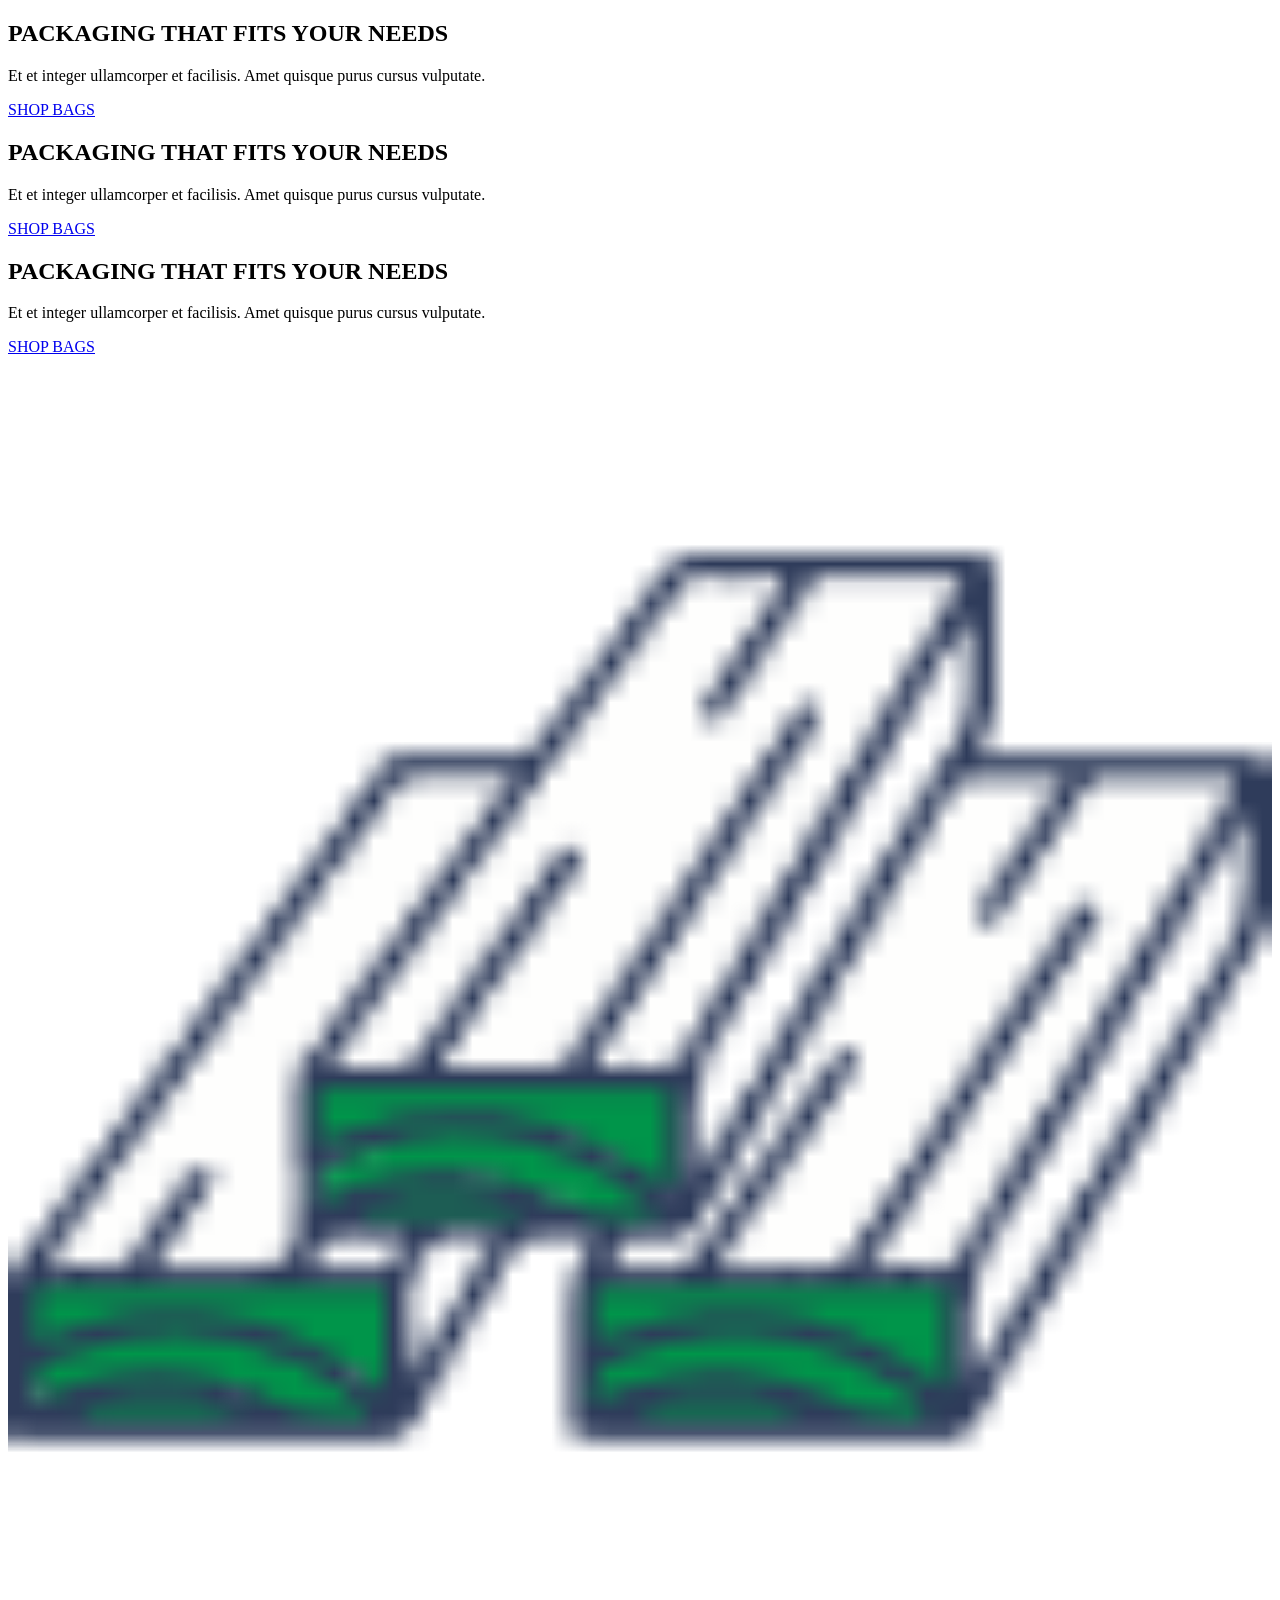
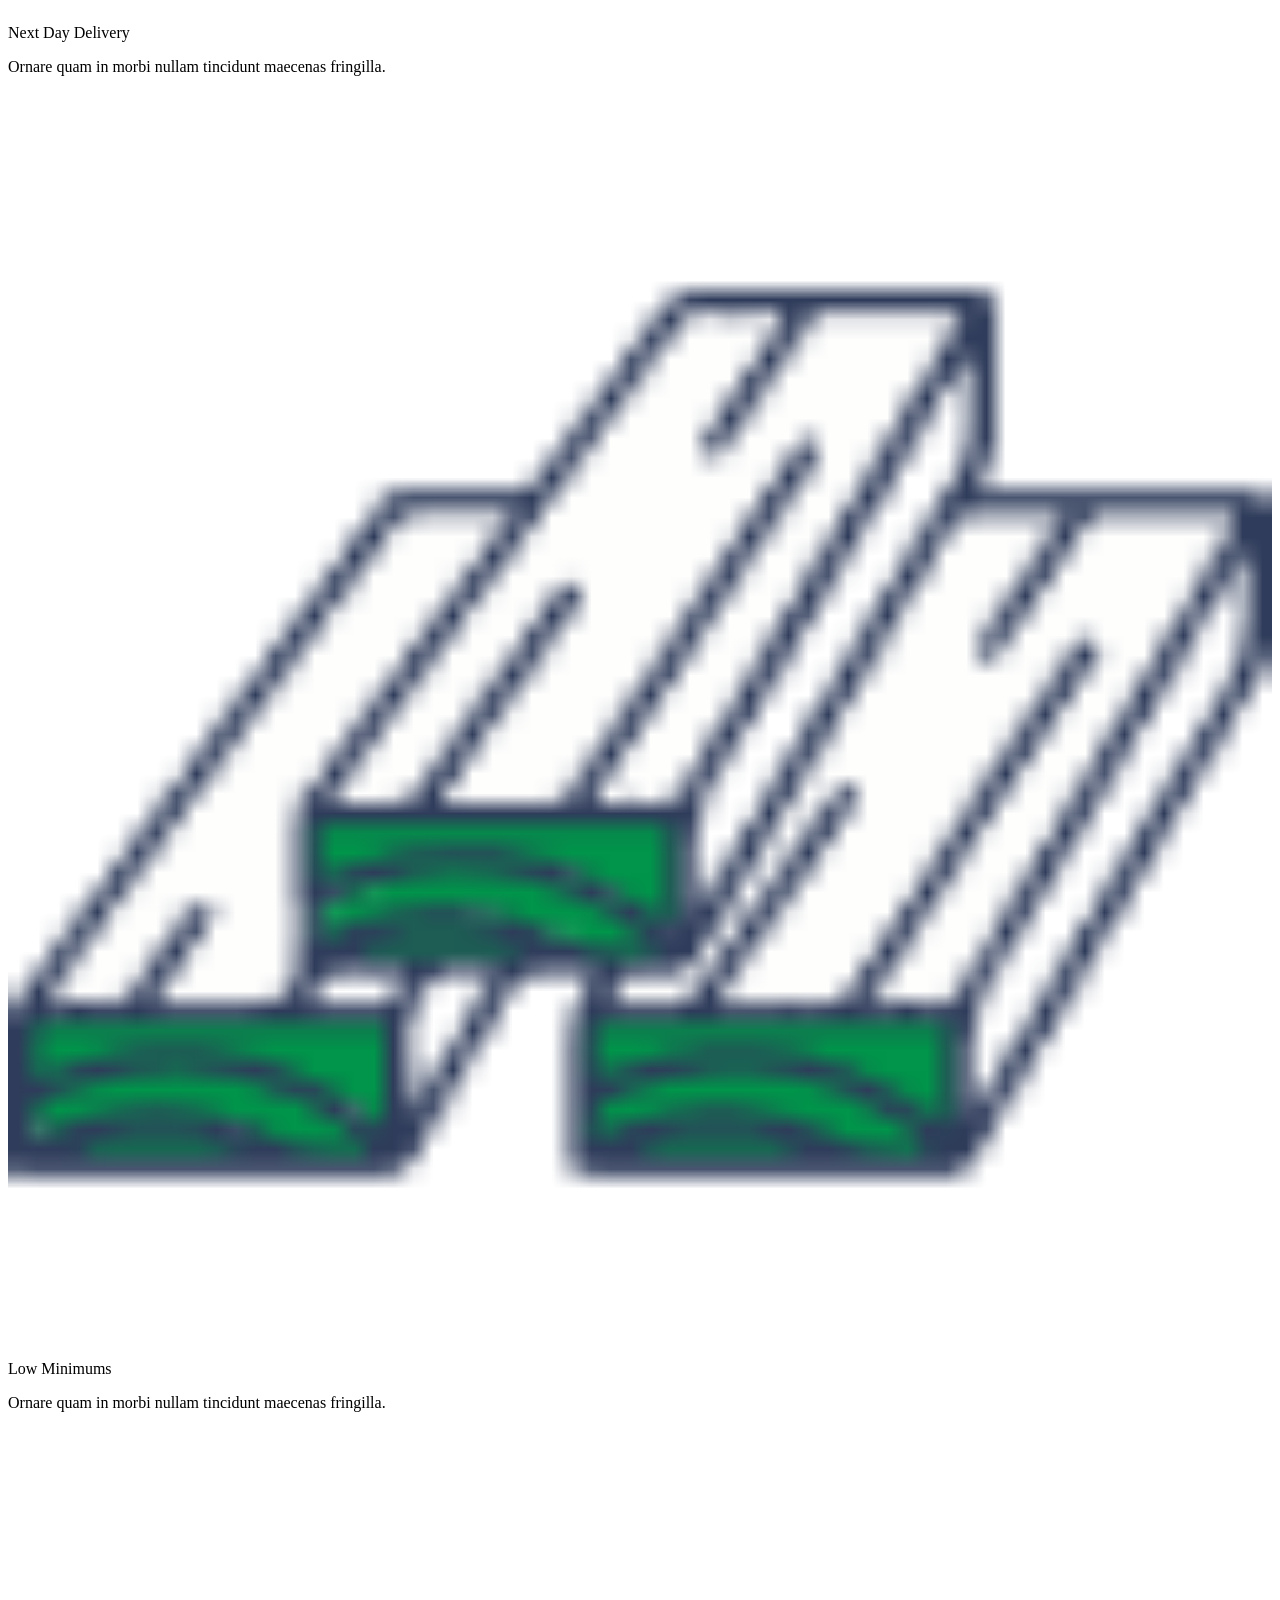
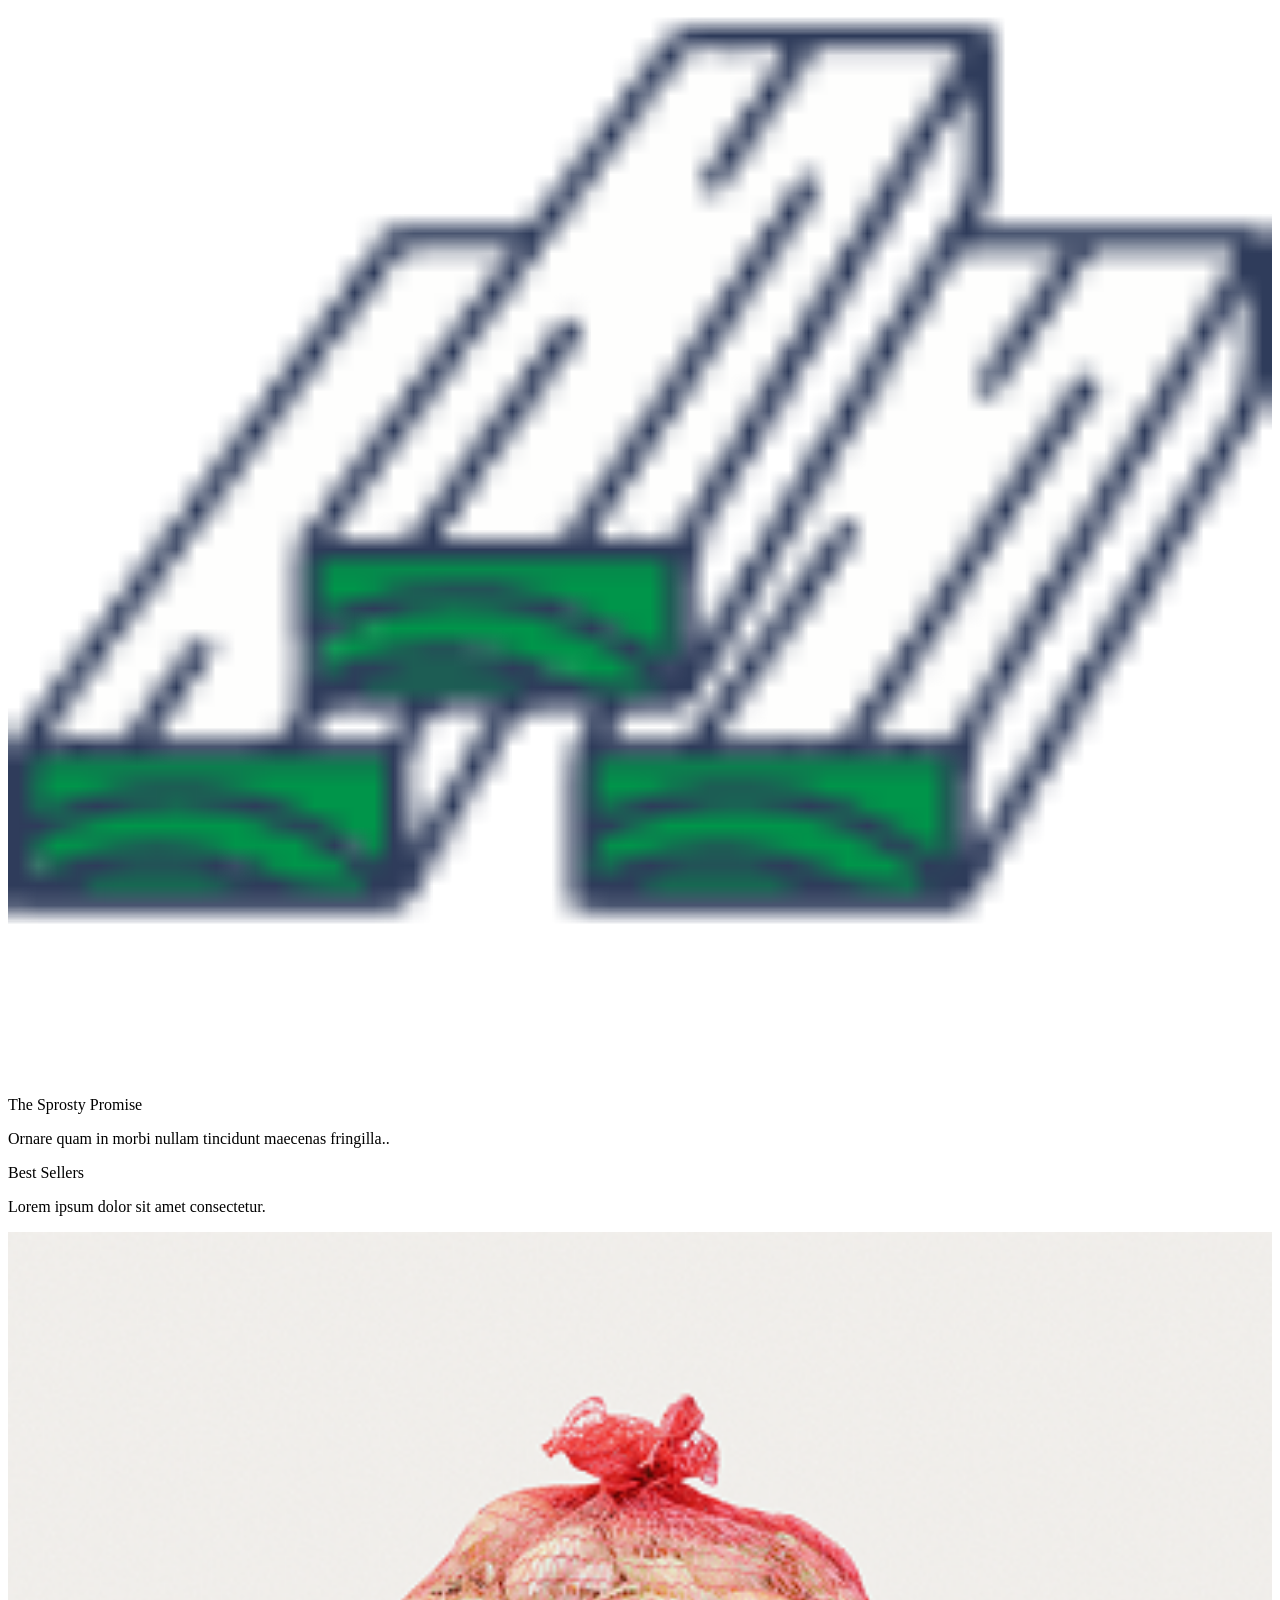
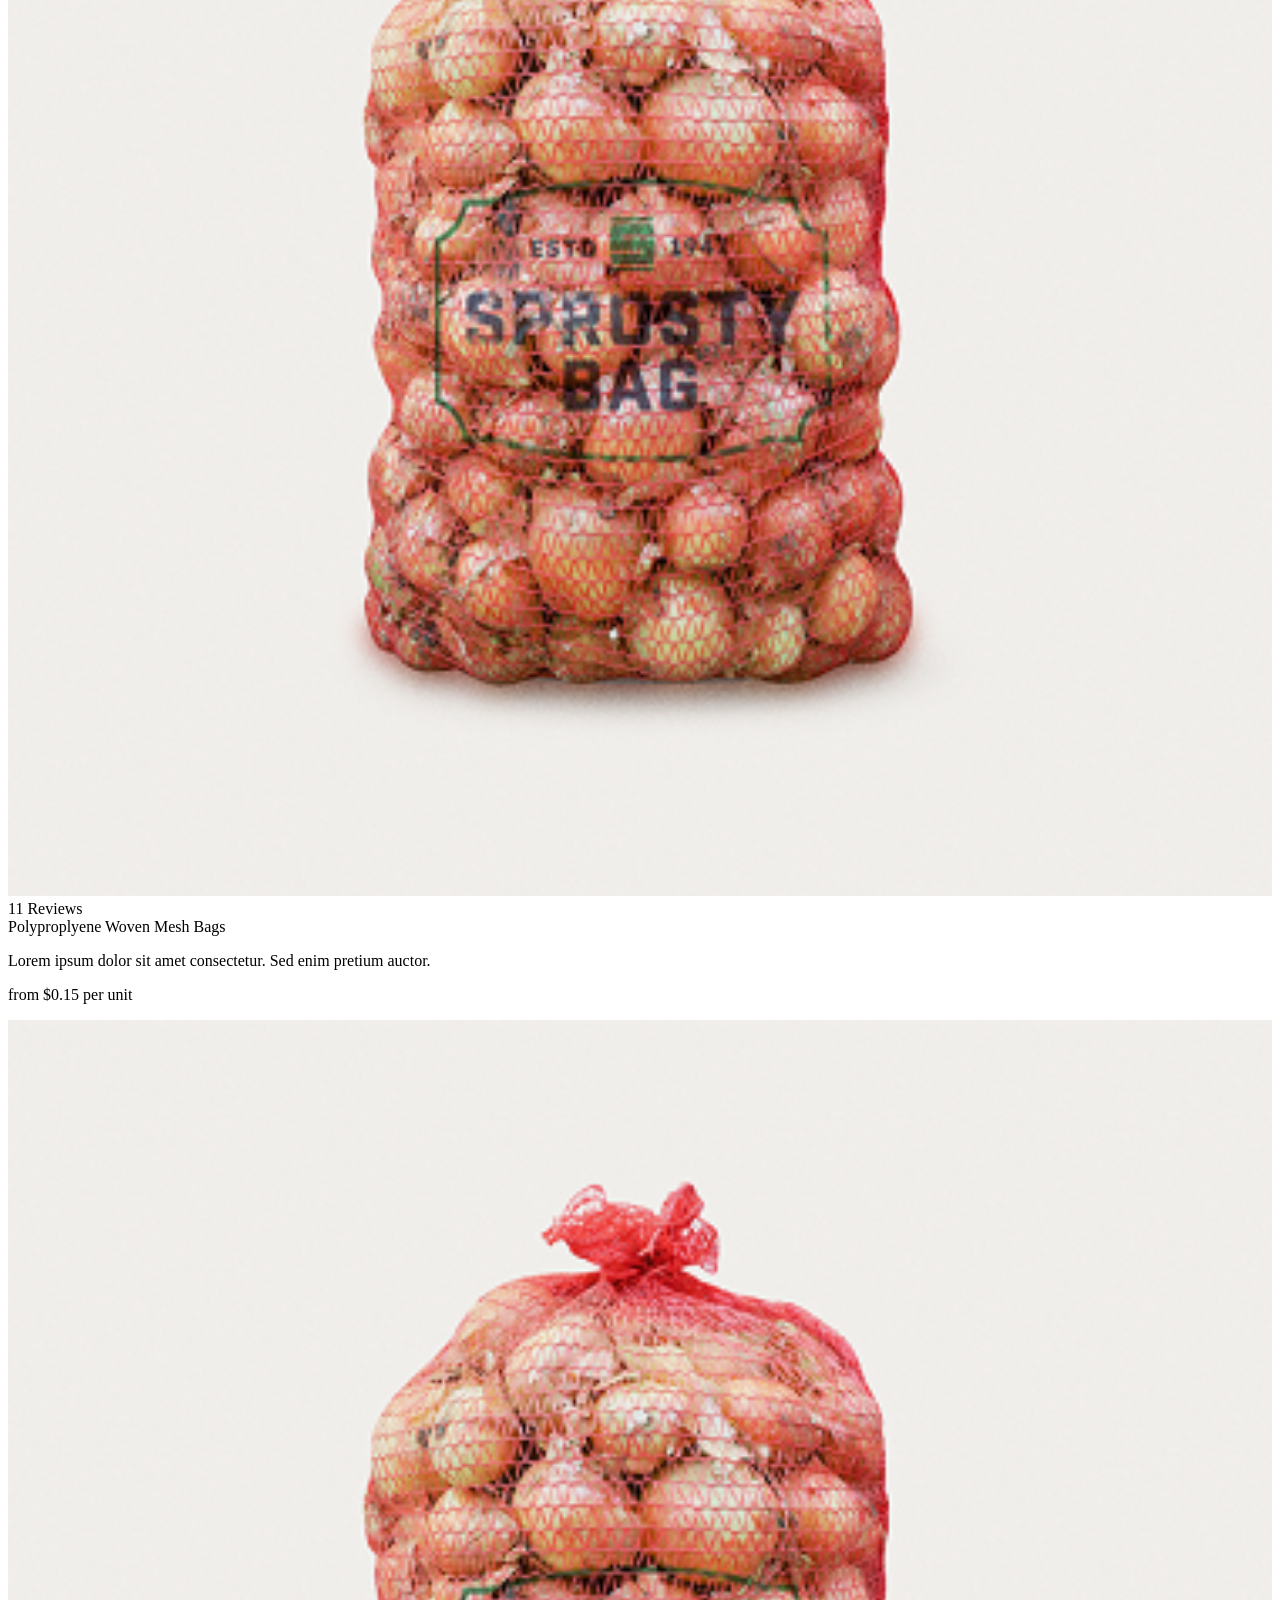
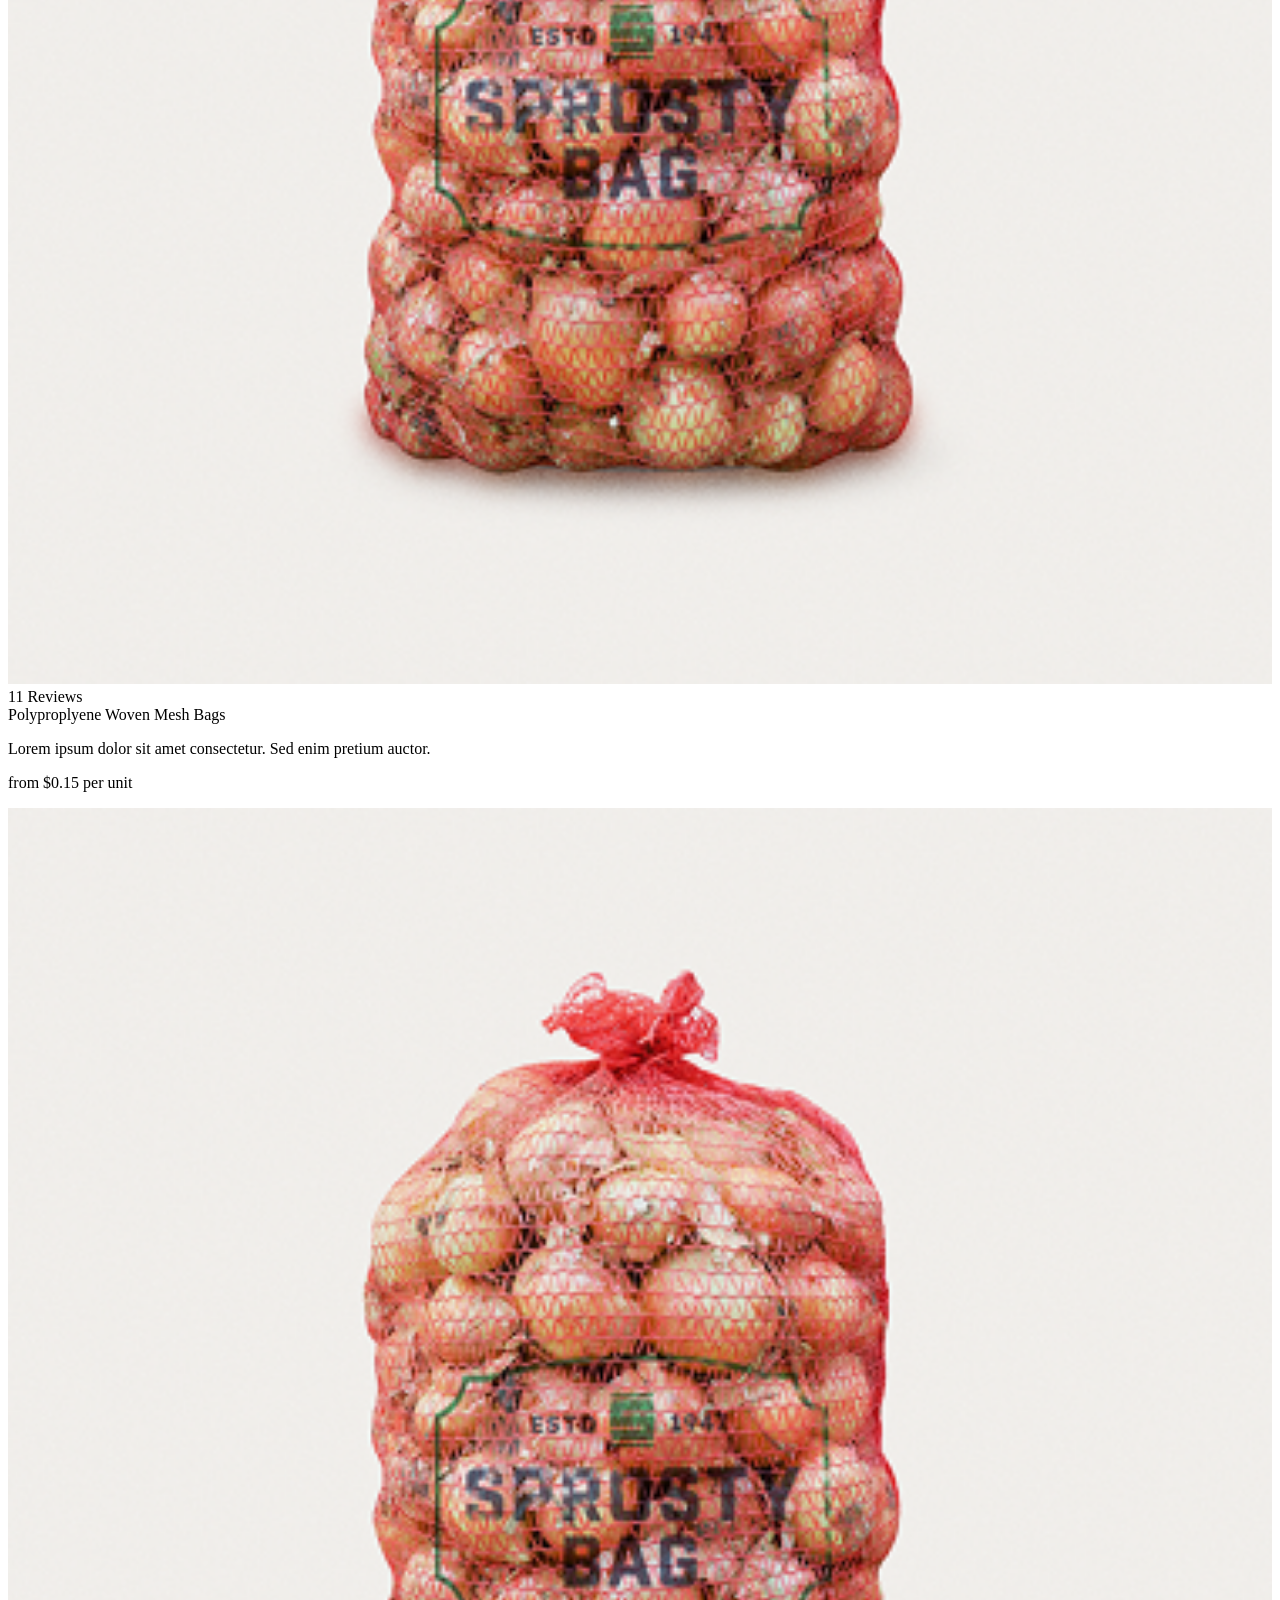
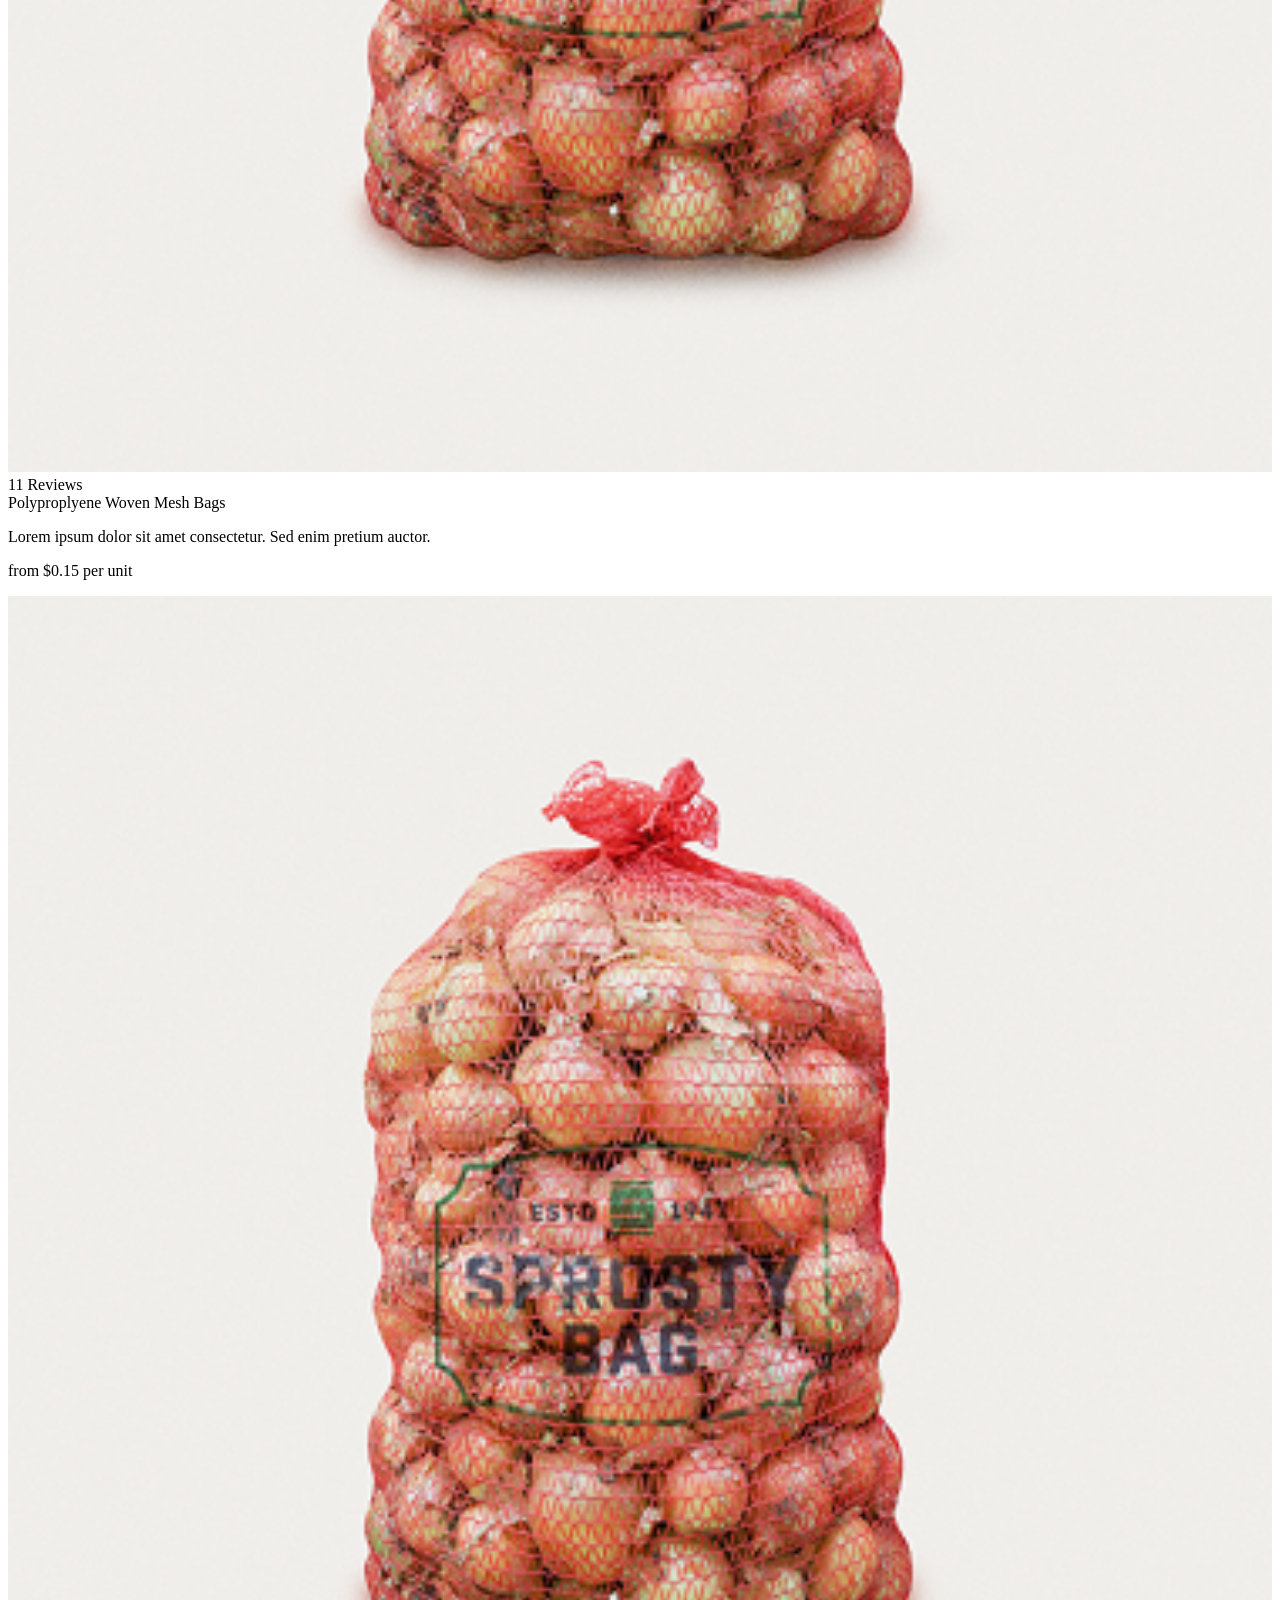
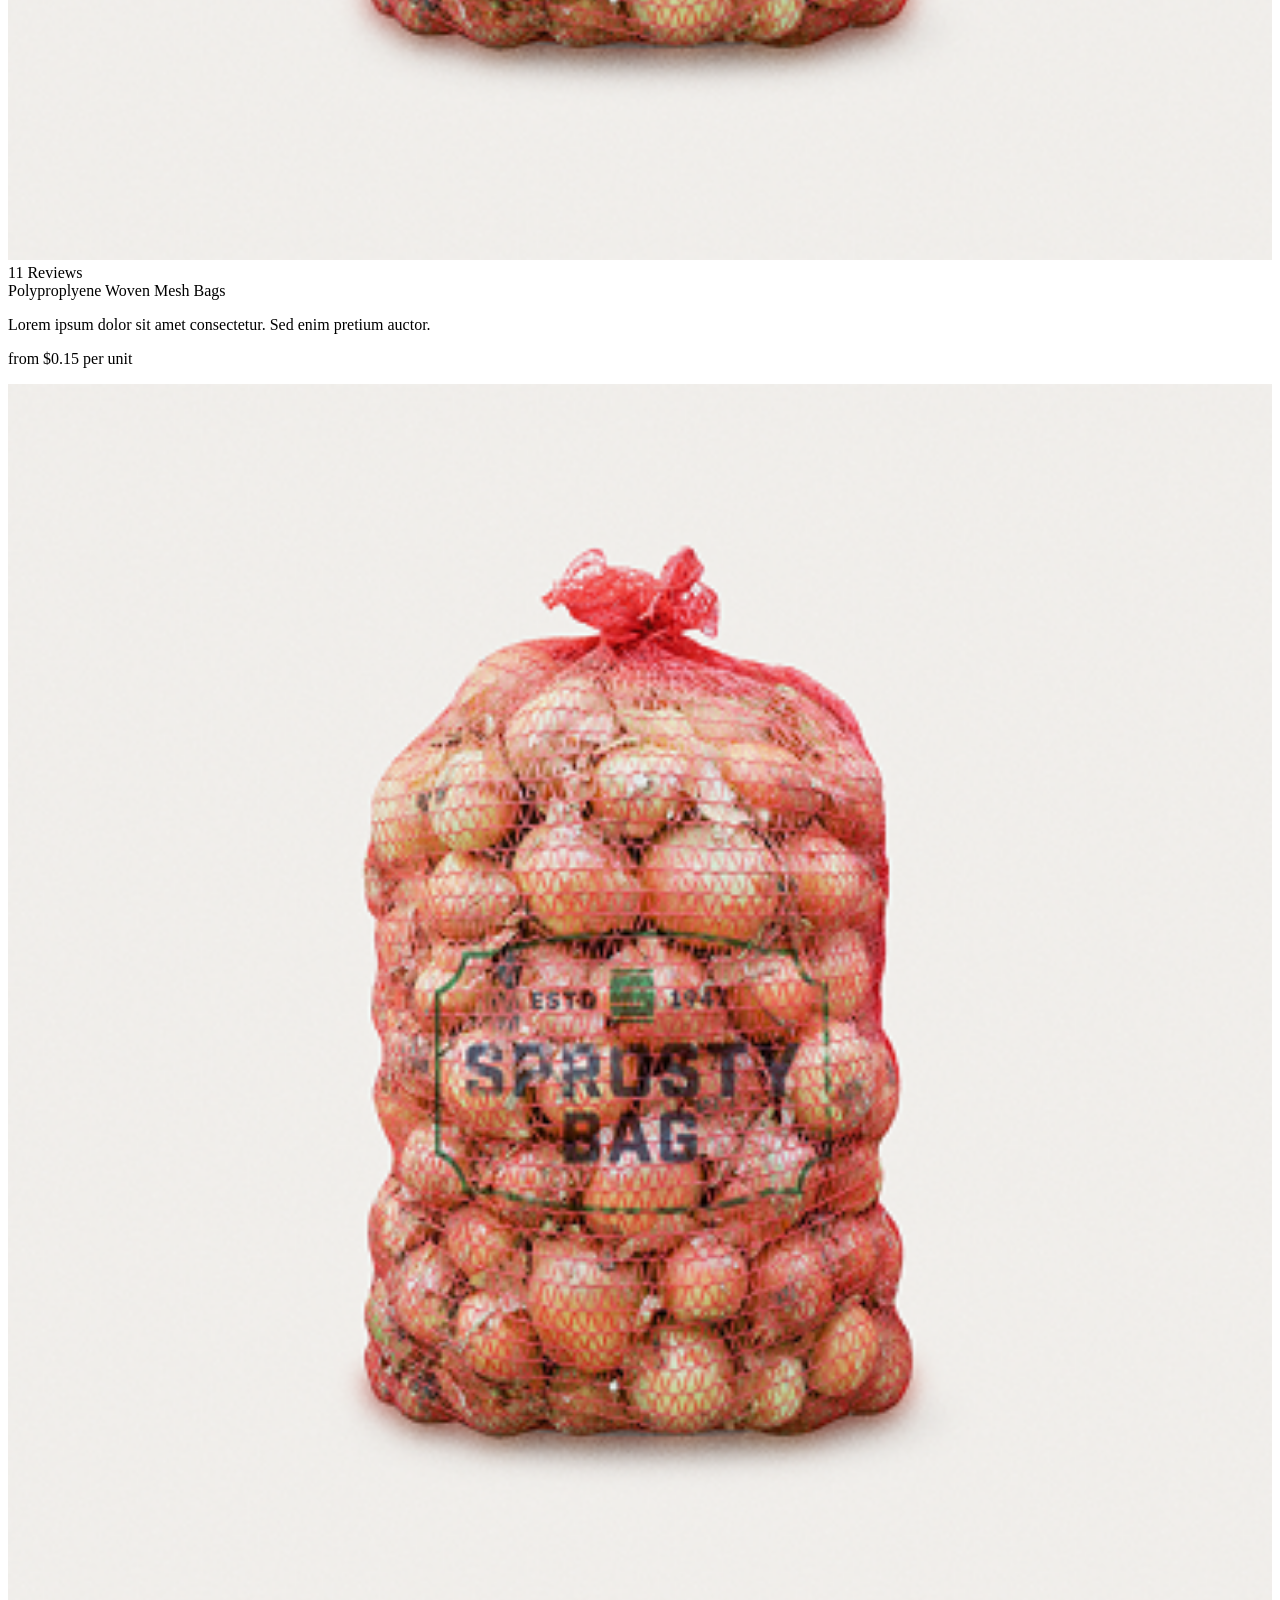
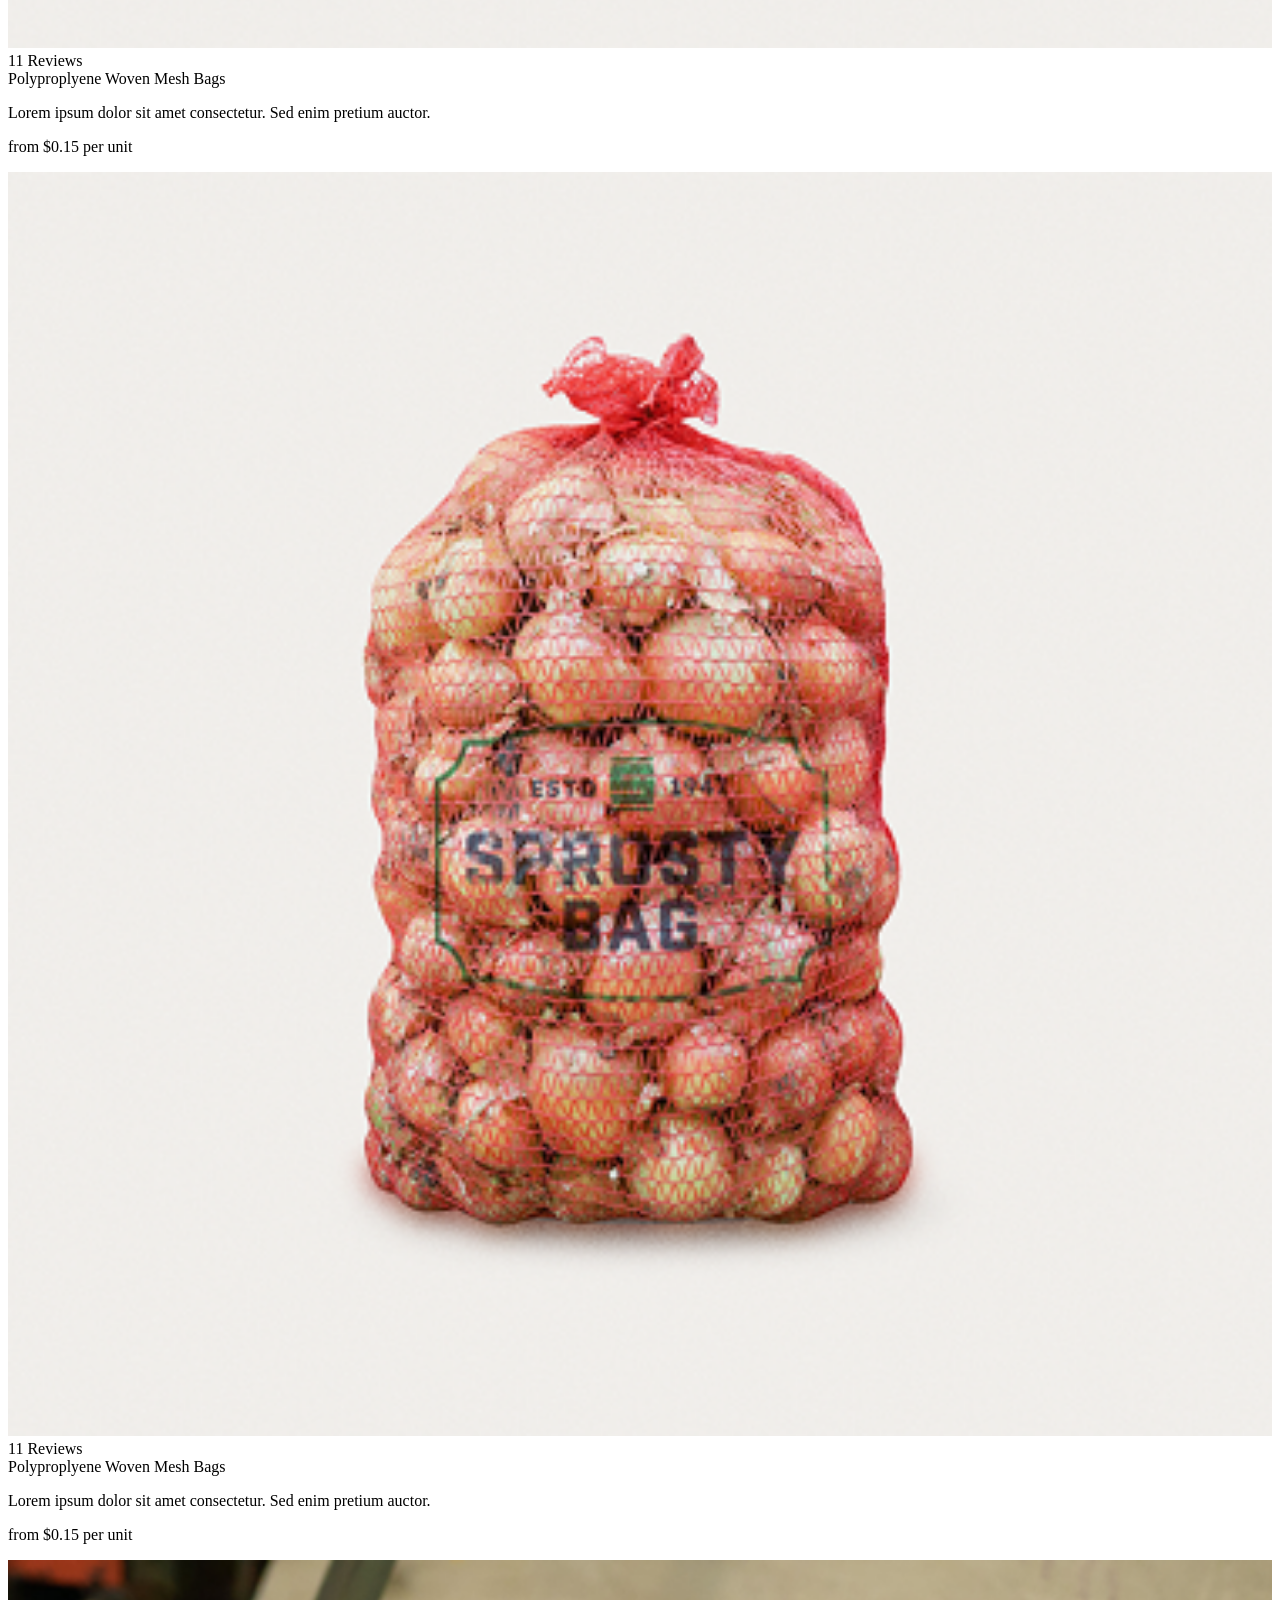
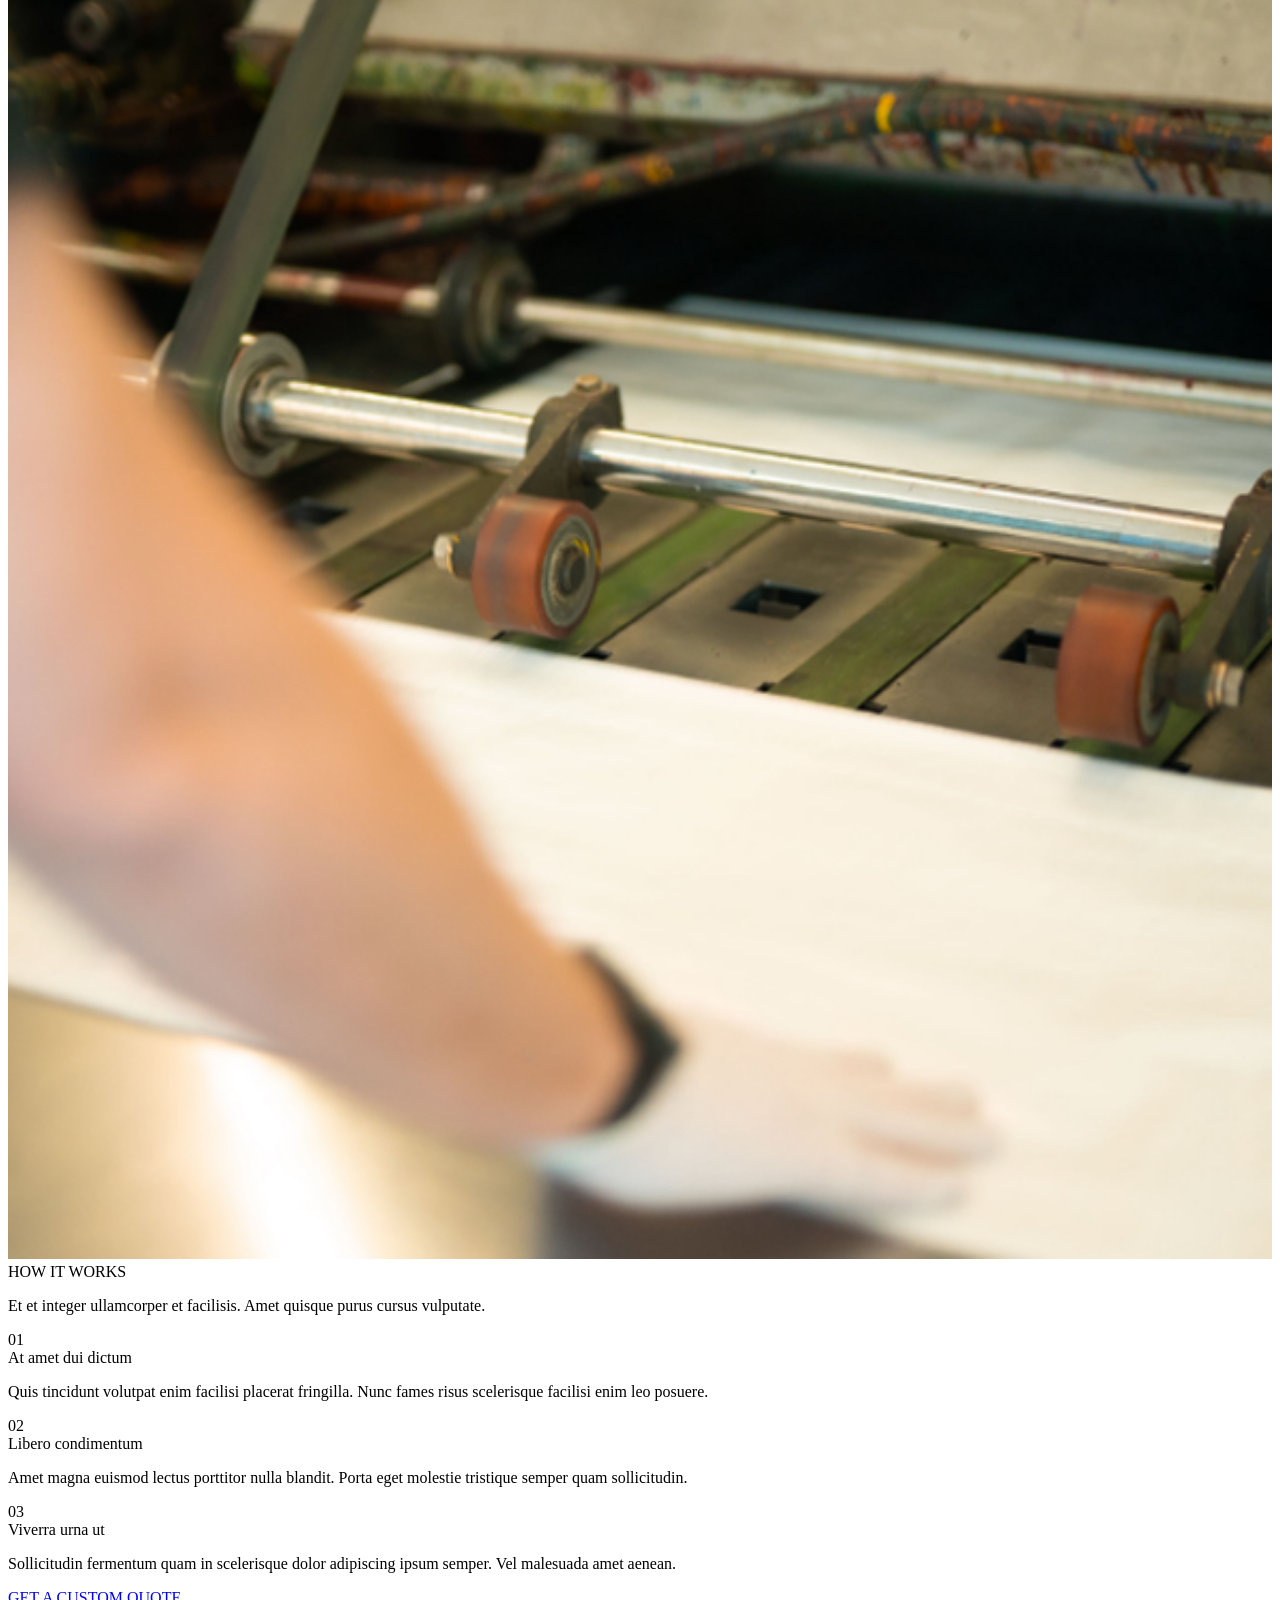
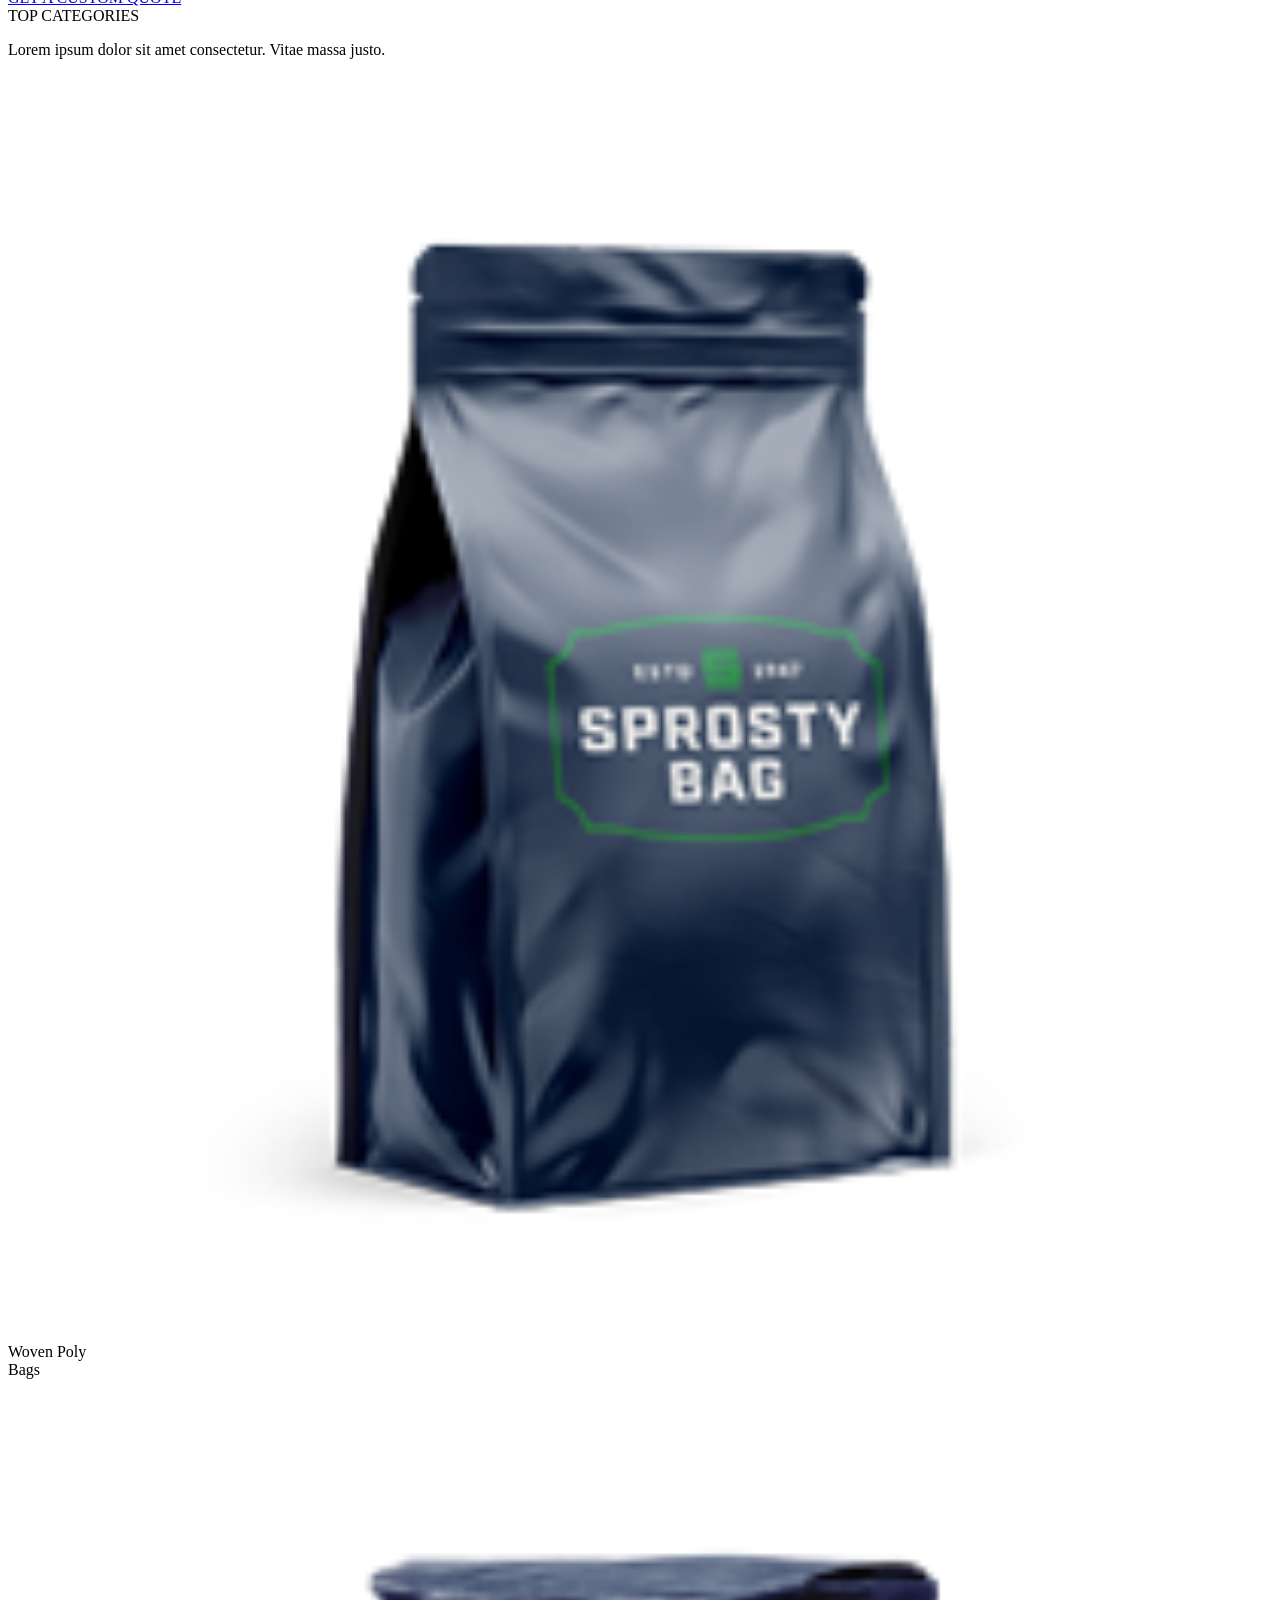
<file: extere.html>
<!DOCTYPE html>
<html lang="en">
<head>
    <meta charset="UTF-8">
    <meta name="viewport" content="width=device-width, initial-scale=1.0">
    <title>Document</title>
</head>
<body>
    
<section class="packaging-needs">
    <div class="container">
        <div class="row">
            <div class="swiper mySwiper">
                <div class="swiper-wrapper">
                    <div class="swiper-slide">
                        <div class="col">
                            <div class="heading">
                                <h1>PACKAGING THAT FITS YOUR NEEDS</h1>
                            </div>
                            <div class="discription">
                                <p>Et et integer ullamcorper et facilisis. Amet quisque purus cursus vulputate.</p>
                            </div>
                            <div class="button">
                                <a href="#">SHOP BAGS</a>
                            </div>
                        </div>
                    </div>
                    <div class="swiper-slide">
                        <div class="col">
                            <div class="heading">
                                <h1>PACKAGING THAT FITS YOUR NEEDS</h1>
                            </div>
                            <div class="discription">
                                <p>Et et integer ullamcorper et facilisis. Amet quisque purus cursus vulputate.</p>
                            </div>
                            <div class="button">
                                <a href="#">SHOP BAGS</a>
                            </div>
                        </div>
                    </div>
                    <div class="swiper-slide">
                        <div class="col">
                            <div class="heading">
                                <h1>PACKAGING THAT FITS YOUR NEEDS</h1>
                            </div>
                            <div class="discription">
                                <p>Et et integer ullamcorper et facilisis. Amet quisque purus cursus vulputate.</p>
                            </div>
                            <div class="button">
                                <a href="#">SHOP BAGS</a>
                            </div>
                        </div>
                    </div>
                </div>
                <div class="swiper-pagination"></div>
            </div>
        </div>
    </div>
</section>
<script src="https://cdn.jsdelivr.net/npm/swiper@11/swiper-bundle.min.js"></script>

<section class="secend-sec">
    <div class="container">
        <div class="row">
            <div class="col">
                <div class="image">
                    <img src="image/main-secend.png" alt="image" width="100%" height="100%">
                </div>
                <div class="heading">
                    <span>Next Day Delivery</span>
                </div>
                <div class="discription">
                    <p>Ornare quam in morbi nullam tincidunt maecenas fringilla.</p>
                </div>
            </div>
            <div class="col">
                <div class="image">
                    <img src="image/main-secend.png" alt="image" width="100%" height="100%">
                </div>
                <div class="heading">
                    <span>Low Minimums</span>
                </div>
                <div class="discription">
                    <p>Ornare quam in morbi nullam tincidunt maecenas fringilla.</p>
                </div>
            </div>
            <div class="col">
                <div class="image">
                    <img src="image/main-secend.png" alt="image" width="100%" height="100%">
                </div>
                <div class="heading">
                    <span>The Sprosty Promise</span>
                </div>
                <div class="discription">
                    <p>Ornare quam in morbi nullam tincidunt maecenas fringilla..</p>
                </div>
            </div>
        </div>
    </div>
</section>

<section class="your-product">
    <div class="container">
        <div class="row">
            <div class="col">
                <div class="heading">
                    <span>Best Sellers</span>
                </div>
                <div class="discription">
                    <p>Lorem ipsum dolor sit amet consectetur.</p>
                </div>
            </div>
            <div class="slider">
                <div class="swiper mySwiper1">
                    <div class="swiper-wrapper">
                        <div class="swiper-slide">
                            <div class="product-image-with-text">
                                <div class="image">
                                    <img src="image/your-product.png" alt="image" width="100%" height="100%">
                                </div>
                                <div class="product-review">
                                    <div class="icon">
                                        <i class="fa-solid fa-star"></i>
                                        <i class="fa-solid fa-star"></i>
                                        <i class="fa-solid fa-star"></i>
                                        <i class="fa-solid fa-star"></i>
                                        <i class="fa-solid fa-star change"></i>
                                    </div>
                                    <span>11 Reviews</span>
                                </div>
                                <div class="product-name">
                                    <span>Polyproplyene Woven Mesh Bags</span>
                                </div>
                                <div class="product-discription">
                                    <p>Lorem ipsum dolor sit amet consectetur. Sed enim pretium auctor.</p>
                                </div>
                                <div class="unti">
                                    <p>from <span> $0.15 </span>per unit</p>
                                </div>
                            </div>
                        </div>
                        <div class="swiper-slide">
                            <div class="product-image-with-text">
                                <div class="image">
                                    <img src="image/your-product.png" alt="image" width="100%" height="100%">
                                </div>
                                <div class="product-review">
                                    <div class="icon">
                                        <i class="fa-solid fa-star"></i>
                                        <i class="fa-solid fa-star"></i>
                                        <i class="fa-solid fa-star"></i>
                                        <i class="fa-solid fa-star"></i>
                                        <i class="fa-solid fa-star change"></i>
                                    </div>
                                    <span>11 Reviews</span>
                                </div>
                                <div class="product-name">
                                    <span>Polyproplyene Woven Mesh Bags</span>
                                </div>
                                <div class="product-discription">
                                    <p>Lorem ipsum dolor sit amet consectetur. Sed enim pretium auctor.</p>
                                </div>
                                <div class="unti">
                                    <p>from <span> $0.15 </span>per unit</p>
                                </div>
                            </div>
                        </div>
                        <div class="swiper-slide">
                            <div class="product-image-with-text">
                                <div class="image">
                                    <img src="image/your-product.png" alt="image" width="100%" height="100%">
                                </div>
                                <div class="product-review">
                                    <div class="icon">
                                        <i class="fa-solid fa-star"></i>
                                        <i class="fa-solid fa-star"></i>
                                        <i class="fa-solid fa-star"></i>
                                        <i class="fa-solid fa-star"></i>
                                        <i class="fa-solid fa-star change"></i>
                                    </div>
                                    <span>11 Reviews</span>
                                </div>
                                <div class="product-name">
                                    <span>Polyproplyene Woven Mesh Bags</span>
                                </div>
                                <div class="product-discription">
                                    <p>Lorem ipsum dolor sit amet consectetur. Sed enim pretium auctor.</p>
                                </div>
                                <div class="unti">
                                    <p>from <span> $0.15 </span>per unit</p>
                                </div>
                            </div>
                        </div>
                        <div class="swiper-slide">
                            <div class="product-image-with-text">
                                <div class="image">
                                    <img src="image/your-product.png" alt="image" width="100%" height="100%">
                                </div>
                                <div class="product-review">
                                    <div class="icon">
                                        <i class="fa-solid fa-star"></i>
                                        <i class="fa-solid fa-star"></i>
                                        <i class="fa-solid fa-star"></i>
                                        <i class="fa-solid fa-star"></i>
                                        <i class="fa-solid fa-star change"></i>
                                    </div>
                                    <span>11 Reviews</span>
                                </div>
                                <div class="product-name">
                                    <span>Polyproplyene Woven Mesh Bags</span>
                                </div>
                                <div class="product-discription">
                                    <p>Lorem ipsum dolor sit amet consectetur. Sed enim pretium auctor.</p>
                                </div>
                                <div class="unti">
                                    <p>from <span> $0.15 </span>per unit</p>
                                </div>
                            </div>
                        </div>
                        <div class="swiper-slide">
                            <div class="product-image-with-text">
                                <div class="image">
                                    <img src="image/your-product.png" alt="image" width="100%" height="100%">
                                </div>
                                <div class="product-review">
                                    <div class="icon">
                                        <i class="fa-solid fa-star"></i>
                                        <i class="fa-solid fa-star"></i>
                                        <i class="fa-solid fa-star"></i>
                                        <i class="fa-solid fa-star"></i>
                                        <i class="fa-solid fa-star change"></i>
                                    </div>
                                    <span>11 Reviews</span>
                                </div>
                                <div class="product-name">
                                    <span>Polyproplyene Woven Mesh Bags</span>
                                </div>
                                <div class="product-discription">
                                    <p>Lorem ipsum dolor sit amet consectetur. Sed enim pretium auctor.</p>
                                </div>
                                <div class="unti">
                                    <p>from <span> $0.15 </span>per unit</p>
                                </div>
                            </div>
                        </div>
                        <div class="swiper-slide">
                            <div class="product-image-with-text">
                                <div class="image">
                                    <img src="image/your-product.png" alt="image" width="100%" height="100%">
                                </div>
                                <div class="product-review">
                                    <div class="icon">
                                        <i class="fa-solid fa-star"></i>
                                        <i class="fa-solid fa-star"></i>
                                        <i class="fa-solid fa-star"></i>
                                        <i class="fa-solid fa-star"></i>
                                        <i class="fa-solid fa-star change"></i>
                                    </div>
                                    <span>11 Reviews</span>
                                </div>
                                <div class="product-name">
                                    <span>Polyproplyene Woven Mesh Bags</span>
                                </div>
                                <div class="product-discription">
                                    <p>Lorem ipsum dolor sit amet consectetur. Sed enim pretium auctor.</p>
                                </div>
                                <div class="unti">
                                    <p>from <span> $0.15 </span>per unit</p>
                                </div>
                            </div>
                        </div>
                    </div>
                </div>
                <div class="swiper-next">
                    <i class="fa-solid fa-arrow-right"></i>
                </div>
                <div class="swiper-prev">
                    <i class="fa-solid fa-arrow-left"></i>
                </div>
            </div>
        </div>
    </div>
</section>
<script src="https://cdn.jsdelivr.net/npm/swiper@11/swiper-bundle.min.js"></script>

<section class="how-it-work">
    <div class="container">
        <div class="row">
            <div class="col">
                <div class="image">
                    <img src="image/Rectangle 3069.png" alt="image" width="100%" height="100%">
                </div>
            </div>
            <div class="detail">
                <div class="heading">
                    <span>HOW IT WORKS</span>
                </div>
                <div class="discription">
                    <p>Et et integer ullamcorper et facilisis. Amet quisque purus cursus vulputate.</p>
                </div>
                <div class="options-work">
                    <div class="dashed-line"></div>
                    <div class="at">
                        <div class="number">
                            <span>01</span>
                        </div>
                        <div class="text">
                            <div class="heading">
                                <span>At amet dui dictum</span>
                            </div>
                            <div class="discription">
                                <p>Quis tincidunt volutpat enim facilisi placerat fringilla. Nunc fames risus
                                    scelerisque facilisi enim leo posuere.</p>
                            </div>
                        </div>
                    </div>
                    <div class="at">
                        <div class="number">
                            <span>02</span>
                        </div>
                        <div class="text">
                            <div class="heading">
                                <span>Libero condimentum</span>
                            </div>
                            <div class="discription">
                                <p>Amet magna euismod lectus porttitor nulla blandit. Porta eget molestie tristique
                                    semper quam sollicitudin.</p>
                            </div>
                        </div>
                    </div>
                    <div class="at">
                        <div class="number">
                            <span>03</span>
                        </div>
                        <div class="text">
                            <div class="heading">
                                <span>Viverra urna ut</span>
                            </div>
                            <div class="discription">
                                <p>Sollicitudin fermentum quam in scelerisque dolor adipiscing ipsum semper. Vel
                                    malesuada amet aenean.</p>
                            </div>
                        </div>
                    </div>
                </div>
                <div class="button">
                    <a href="#">GET A CUSTOM QUOTE</a>
                </div>
            </div>
        </div>
    </div>
</section>

<section class="top-categories">
    <div class="container">
        <div class="row">
            <div class="col">
                <div class="heading">
                    <span>TOP CATEGORIES</span>
                </div>
                <div class="discription">
                    <p>Lorem ipsum dolor sit amet consectetur. Vitae massa justo.</p>
                </div>
            </div>
            <div class="product">
                <div class="box">
                    <div class="image">
                        <img src="image/top(3).png" alt="image" width="100%" height="100%">
                    </div>
                    <div class="product-name">
                        <span>Woven Poly<br> Bags</span>
                    </div>
                </div>
                <div class="box">
                    <div class="image">
                        <img src="image/top(2).png" alt="image" width="100%" height="100%">
                    </div>
                    <div class="product-name">
                        <span>Woven Poly<br> Bags</span>
                    </div>
                </div>
                <div class="box">
                    <div class="image">
                        <img src="image/top(1).png" alt="image" width="100%" height="100%">
                    </div>
                    <div class="product-name">
                        <span>Woven Poly<br> Bags</span>
                    </div>
                </div>
                <div class="box">
                    <div class="image">
                        <img src="image/top(3).png" alt="image" width="100%" height="100%">
                    </div>
                    <div class="product-name">
                        <span>Woven Poly<br> Bags</span>
                    </div>
                </div>
            </div>
            <div class="button">
                <a href="#">SHOP ALL CATEGORIES</a>
            </div>
        </div>
    </div>
</section>

<section class="review-justo">
    <div class="container">
        <div class="row">
            <div class="col">
                <div class="heading">
                    <span>REVIEWS</span>
                </div>
                <div class="discription">
                    <p>Lorem ipsum dolor sit amet consectetur. Vitae massa justo.</p>
                </div>
            </div>
            <div class="slider-review">
                <div class="swiper mySwiper2">
                    <div class="swiper-wrapper">
                        <div class="swiper-slide">
                            <div class="box">
                                <div class="reviews-star">
                                    <div class="icon">
                                        <i class="fa-solid fa-star"></i>
                                        <i class="fa-solid fa-star"></i>
                                        <i class="fa-solid fa-star"></i>
                                        <i class="fa-solid fa-star"></i>
                                        <i class="fa-solid fa-star"></i>
                                    </div>
                                    <div class="name">
                                        <span>Highly Recommend!</span>
                                    </div>
                                    <div class="discription">
                                        <p>“Nulla convallis vivamus varius porta enim in. Molestie tempus pharetra
                                            posuere nibh. Velit aliquet est nibh sit posuere commodo sem. Ante
                                            libero
                                            turpis duis volutpat nulla consequat urna vehicula. Amet varius vivamus
                                            et
                                            enim.”</p>
                                    </div>
                                    <div class="verify">
                                        <div class="name">
                                            <span>Jackson S.</span>
                                            <i class="fa-solid fa-check"></i>
                                            <p>Verified Buyer</p>
                                        </div>
                                    </div>
                                </div>
                            </div>
                        </div>
                        <div class="swiper-slide">
                            <div class="box">
                                <div class="reviews-star">
                                    <div class="icon">
                                        <i class="fa-solid fa-star"></i>
                                        <i class="fa-solid fa-star"></i>
                                        <i class="fa-solid fa-star"></i>
                                        <i class="fa-solid fa-star"></i>
                                        <i class="fa-solid fa-star"></i>
                                    </div>
                                    <div class="name">
                                        <span>Highly Recommend!</span>
                                    </div>
                                    <div class="discription">
                                        <p>“Nulla convallis vivamus varius porta enim in. Molestie tempus pharetra
                                            posuere nibh. Velit aliquet est nibh sit posuere commodo sem. Ante
                                            libero
                                            turpis duis volutpat nulla consequat urna vehicula. Amet varius vivamus
                                            et
                                            enim.”</p>
                                    </div>
                                    <div class="verify">
                                        <div class="name">
                                            <span>Jackson S.</span>
                                            <i class="fa-solid fa-check"></i>
                                            <p>Verified Buyer</p>
                                        </div>
                                    </div>
                                </div>
                            </div>
                        </div>
                        <div class="swiper-slide">
                            <div class="box">
                                <div class="reviews-star">
                                    <div class="icon">
                                        <i class="fa-solid fa-star"></i>
                                        <i class="fa-solid fa-star"></i>
                                        <i class="fa-solid fa-star"></i>
                                        <i class="fa-solid fa-star"></i>
                                        <i class="fa-solid fa-star"></i>
                                    </div>
                                    <div class="name">
                                        <span>Highly Recommend!</span>
                                    </div>
                                    <div class="discription">
                                        <p>“Nulla convallis vivamus varius porta enim in. Molestie tempus pharetra
                                            posuere nibh. Velit aliquet est nibh sit posuere commodo sem. Ante
                                            libero
                                            turpis duis volutpat nulla consequat urna vehicula. Amet varius vivamus
                                            et
                                            enim.”</p>
                                    </div>
                                    <div class="verify">
                                        <div class="name">
                                            <span>Jackson S.</span>
                                            <i class="fa-solid fa-check"></i>
                                            <p>Verified Buyer</p>
                                        </div>
                                    </div>
                                </div>
                            </div>
                        </div>
                        <div class="swiper-slide">
                            <div class="box">
                                <div class="reviews-star">
                                    <div class="icon">
                                        <i class="fa-solid fa-star"></i>
                                        <i class="fa-solid fa-star"></i>
                                        <i class="fa-solid fa-star"></i>
                                        <i class="fa-solid fa-star"></i>
                                        <i class="fa-solid fa-star"></i>
                                    </div>
                                    <div class="name">
                                        <span>Highly Recommend!</span>
                                    </div>
                                    <div class="discription">
                                        <p>“Nulla convallis vivamus varius porta enim in. Molestie tempus pharetra
                                            posuere nibh. Velit aliquet est nibh sit posuere commodo sem. Ante
                                            libero
                                            turpis duis volutpat nulla consequat urna vehicula. Amet varius vivamus
                                            et
                                            enim.”</p>
                                    </div>
                                    <div class="verify">
                                        <div class="name">
                                            <span>Jackson S.</span>
                                            <i class="fa-solid fa-check"></i>
                                            <p>Verified Buyer</p>
                                        </div>
                                    </div>
                                </div>
                            </div>
                        </div>
                        <div class="swiper-slide">
                            <div class="box">
                                <div class="reviews-star">
                                    <div class="icon">
                                        <i class="fa-solid fa-star"></i>
                                        <i class="fa-solid fa-star"></i>
                                        <i class="fa-solid fa-star"></i>
                                        <i class="fa-solid fa-star"></i>
                                        <i class="fa-solid fa-star"></i>
                                    </div>
                                    <div class="name">
                                        <span>Highly Recommend!</span>
                                    </div>
                                    <div class="discription">
                                        <p>“Nulla convallis vivamus varius porta enim in. Molestie tempus pharetra
                                            posuere nibh. Velit aliquet est nibh sit posuere commodo sem. Ante
                                            libero
                                            turpis duis volutpat nulla consequat urna vehicula. Amet varius vivamus
                                            et
                                            enim.”</p>
                                    </div>
                                    <div class="verify">
                                        <div class="name">
                                            <span>Jackson S.</span>
                                            <i class="fa-solid fa-check"></i>
                                            <p>Verified Buyer</p>
                                        </div>
                                    </div>
                                </div>
                            </div>
                        </div>
                        <div class="swiper-slide">
                            <div class="box">
                                <div class="reviews-star">
                                    <div class="icon">
                                        <i class="fa-solid fa-star"></i>
                                        <i class="fa-solid fa-star"></i>
                                        <i class="fa-solid fa-star"></i>
                                        <i class="fa-solid fa-star"></i>
                                        <i class="fa-solid fa-star"></i>
                                    </div>
                                    <div class="name">
                                        <span>Highly Recommend!</span>
                                    </div>
                                    <div class="discription">
                                        <p>“Nulla convallis vivamus varius porta enim in. Molestie tempus pharetra
                                            posuere nibh. Velit aliquet est nibh sit posuere commodo sem. Ante
                                            libero
                                            turpis duis volutpat nulla consequat urna vehicula. Amet varius vivamus
                                            et
                                            enim.”</p>
                                    </div>
                                    <div class="verify">
                                        <div class="name">
                                            <span>Jackson S.</span>
                                            <i class="fa-solid fa-check"></i>
                                            <p>Verified Buyer</p>
                                        </div>
                                    </div>
                                </div>
                            </div>
                        </div>
                    </div>
                </div>
            </div>
        </div>
</section>
<script src="https://cdn.jsdelivr.net/npm/swiper@11/swiper-bundle.min.js"></script>

<section class="we-serve">
    <div class="container">
        <div class="row">
            <div class="col">
                <div class="heading">
                    <span>WHO WE SERVE</span>
                </div>
                <div class="discription">
                    <p>Et et integer ullamcorper et facilisis amet quisque purus.</p>
                </div>
            </div>
            <div class="product">
                <div class="box">
                    <div class="image">
                        <img src="image/serve.png" alt="image" width="100%" height="100%">
                    </div>
                    <div class="product-name">
                        <span>Woven Poly<br> Bags</span>
                    </div>
                </div>
                <div class="box">
                    <div class="image">
                        <img src="image/serve.png" alt="image" width="100%" height="100%">
                    </div>
                    <div class="product-name">
                        <span>Woven Poly<br> Bags</span>
                    </div>
                </div>
                <div class="box">
                    <div class="image">
                        <img src="image/serve.png" alt="image" width="100%" height="100%">
                    </div>
                    <div class="product-name">
                        <span>Woven Poly<br> Bags</span>
                    </div>
                </div>
                <div class="box">
                    <div class="image">
                        <img src="image/serve.png" alt="image" width="100%" height="100%">
                    </div>
                    <div class="product-name">
                        <span>Woven Poly<br> Bags</span>
                    </div>
                </div>
            </div>
            <div class="button">
                <a href="#">SHOP ALL INDUSTRIES</a>
            </div>
        </div>
    </div>
</section>

<section class="service-since">
    <div class="container">
        <div class="row">
            <div class="col">
                <div class="image">
                    <img src="image/since-1947.png" alt="image" width="100%" height="100%">
                </div>
            </div>
            <div class="detail">
                <div class="heading">
                    <h4>SERVICE THAT PUTS YOU FIRST<span> SINCE 1947</span></h4>
                </div>
                <div class="discription">
                    <p>At Sprosty Bag, we pride ourselves on being more than a one-stop shop for customized flexible
                        packaging, printing and logistics—we want to be a partner that helps your business grow.</p>
                </div>
                <div class="other-discription">
                    <p>That’s why we combine innovative new services with an old-fashioned work ethic, offering
                        experience and expertise across every facet of the agricultural, food, retail, and
                        industrial packaging spaces.</p>
                </div>
            </div>
        </div>
    </div>
</section>

<section class="faqs">
    <div class="container">
        <div class="row">
            <div class="col">
                <div class="heading">
                    <span>FREQUENTLY ASKED QUESTIONS</span>
                </div>
            </div>
            <div class="faqs-question">
                <div class="habitasse">
                    <div class="question">
                        <span>Habitasse feugiat vestibulum urna pharetra?</span>
                        <span>+</span>
                    </div>
                    <div class="answer">
                        <span>Vitae non fermentum duis vel. Eget elementum tortor arcu tellus neque dictum
                            porttitor.
                            Enim.</span>
                    </div>
                </div>
                <div class="line"></div>
                <div class="habitasse">
                    <div class="question">
                        <span>Habitasse feugiat vestibulum urna pharetra?</span>
                        <span>+</span>
                    </div>
                    <div class="answer">
                        <span>Vitae non fermentum duis vel. Eget elementum tortor arcu tellus neque dictum
                            porttitor.
                            Enim.</span>
                    </div>
                </div>
                <div class="line"></div>
                <div class="habitasse">
                    <div class="question">
                        <span>Habitasse feugiat vestibulum urna pharetra?</span>
                        <span>+</span>
                    </div>
                    <div class="answer">
                        <span>Vitae non fermentum duis vel. Eget elementum tortor arcu tellus neque dictum
                            porttitor.
                            Enim.</span>
                    </div>
                </div>
                <div class="line"></div>
                <div class="habitasse">
                    <div class="question">
                        <span>Habitasse feugiat vestibulum urna pharetra?</span>
                        <span>+</span>
                    </div>
                    <div class="answer">
                        <span>Vitae non fermentum duis vel. Eget elementum tortor arcu tellus neque dictum
                            porttitor.
                            Enim.</span>
                    </div>
                </div>
                <div class="line"></div>
                <div class="habitasse">
                    <div class="question">
                        <span>Habitasse feugiat vestibulum urna pharetra?</span>
                        <span>+</span>
                    </div>
                    <div class="answer">
                        <span>Vitae non fermentum duis vel. Eget elementum tortor arcu tellus neque dictum
                            porttitor.
                            Enim.</span>
                    </div>
                </div>
                <div class="line"></div>
            </div>
            <div class="last">
                <p><span>More questions?</span> Visit our <span class="color"> FAQs </span>page for more answers.
                </p>
            </div>
        </div>
    </div>
</section>

<section class="to-work">
    <div class="container">
        <div class="row">
            <div class="col">
                <div class="heading">
                    <span>LET’S GET TO WORK</span>
                </div>
                <div class="discription">
                    <p>Et et integer ullamcorper et facilisis. Amet <br>quisque purus cursus vulputate consectetur.
                    </p>
                </div>
                <div class="button">
                    <a href="#">EXPLORE PRODUCTS</a>
                </div>
            </div>
        </div>
    </div>
</section>

</body>
</html>
</file>
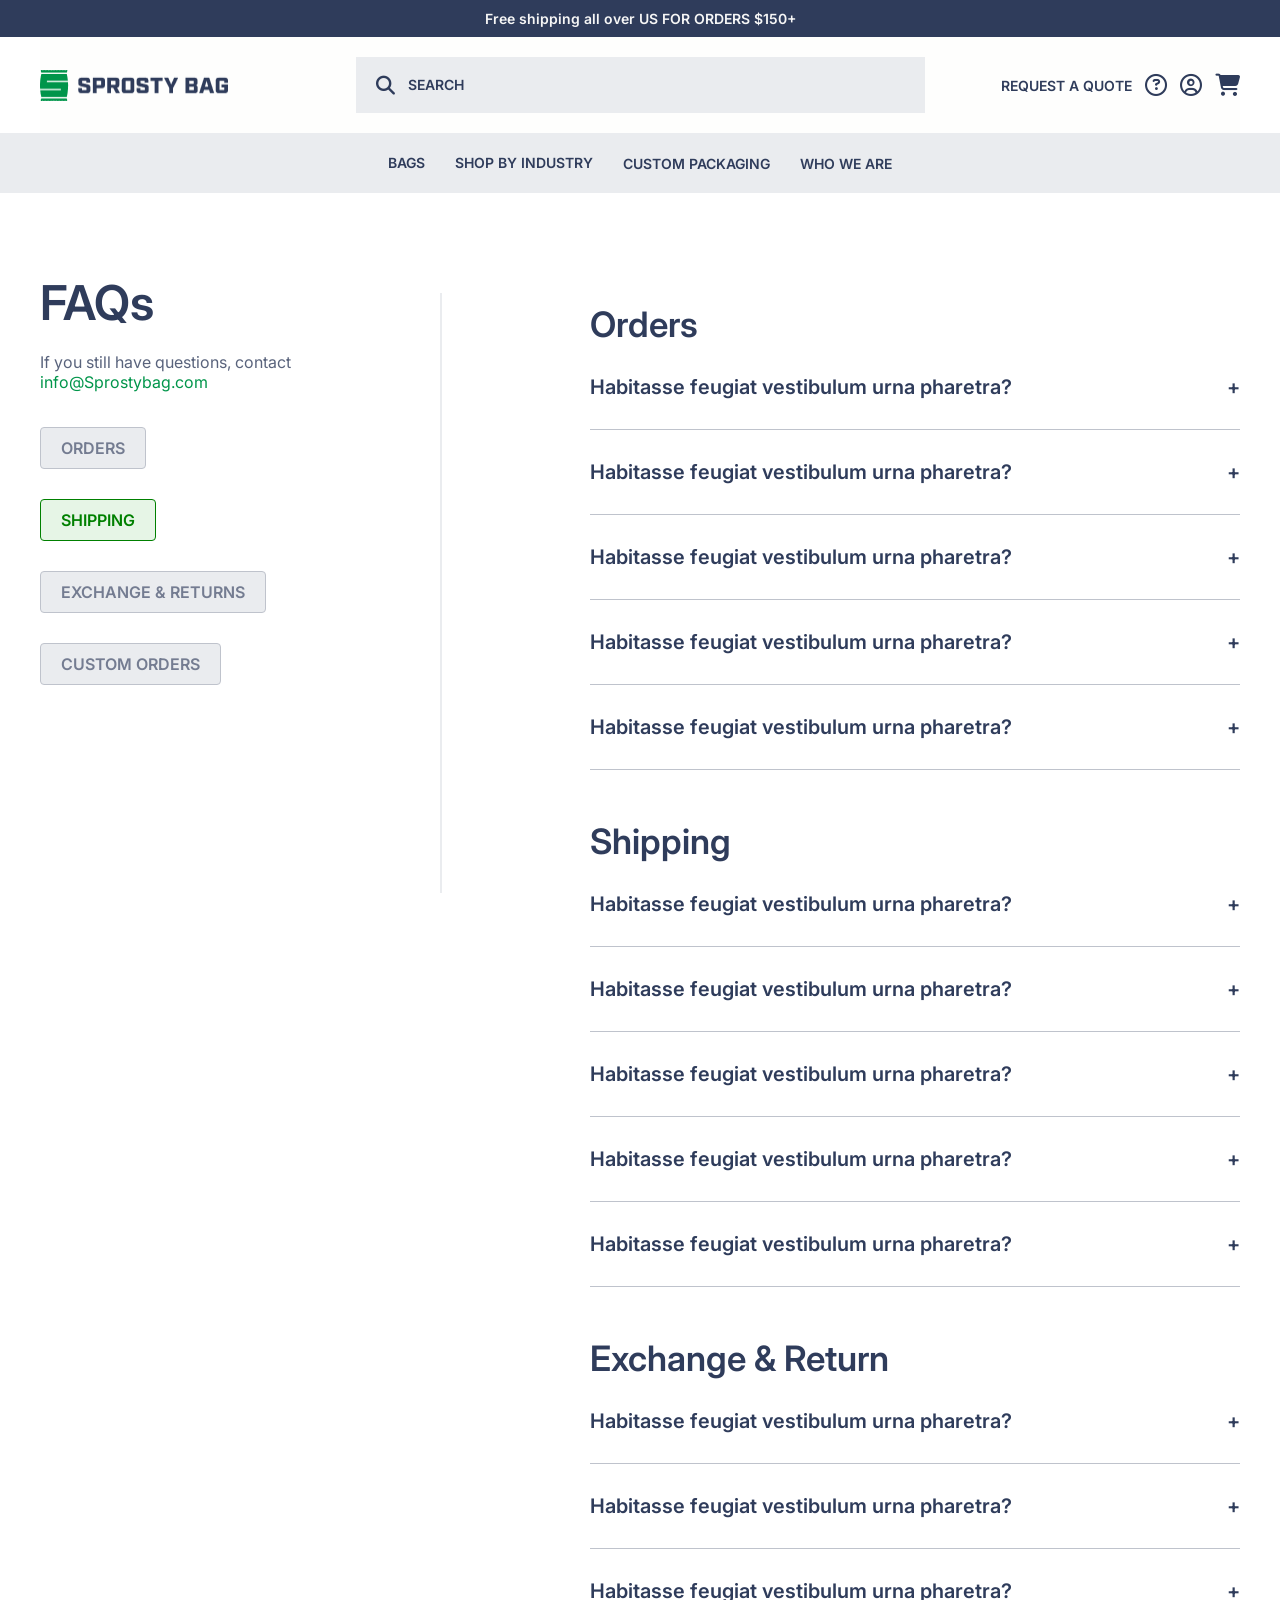
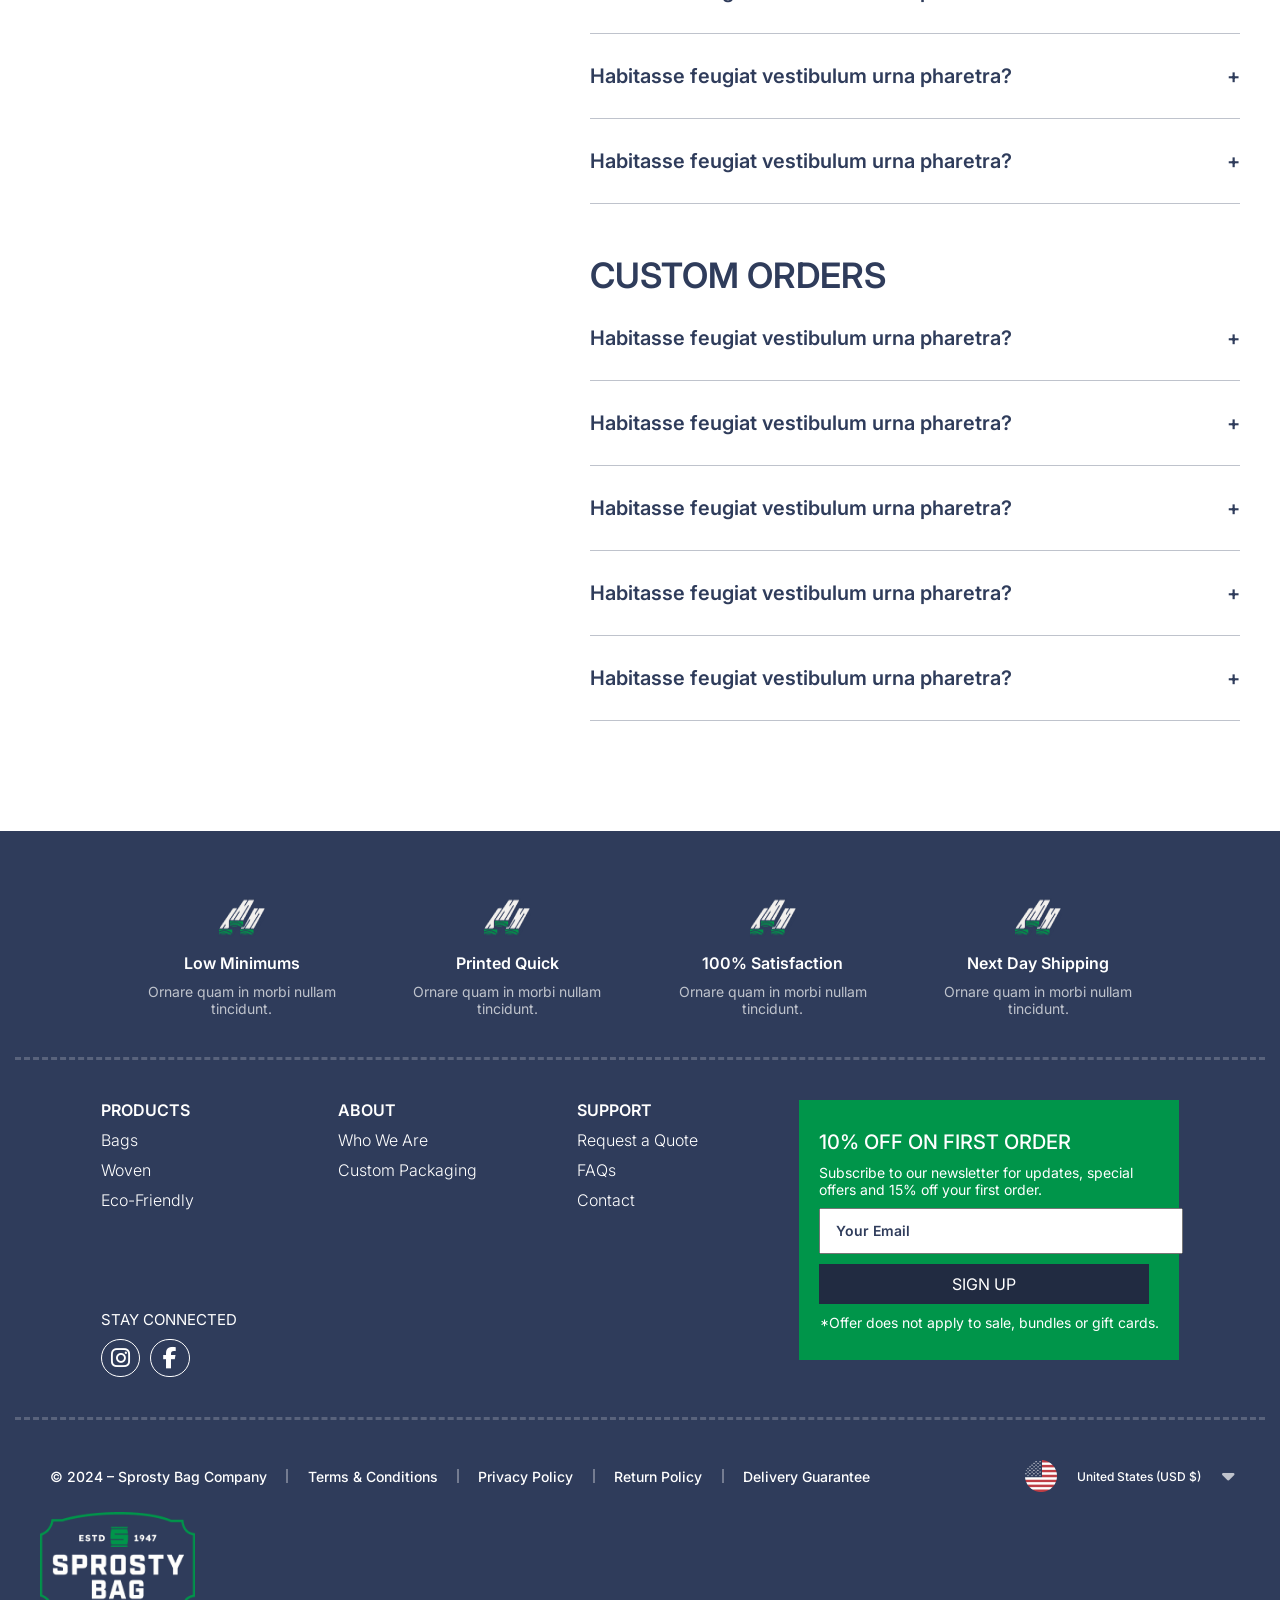
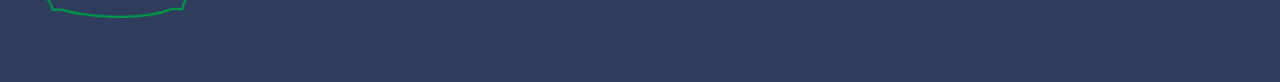
<file: faqs.html>
<!DOCTYPE html>
<html lang="en">

<head>
    <meta charset="UTF-8">
    <meta name="viewport" content="width=device-width, initial-scale=1.0">
    <title>Document</title>
    <link rel="stylesheet" href="css/faqs.css">
    <link rel="stylesheet" href="https://cdnjs.cloudflare.com/ajax/libs/font-awesome/6.7.2/css/all.min.css">
</head>

<body>
    <header>
        <div class="announcement">
            <p>Free shipping all over US FOR ORDERS $150+</p>
        </div>
        <nav class="header">
            <div class="image">
                <a href="/index.html"><img src="image/Vector.png" alt="image" width="100%" height="100%"></a>
            </div>
            <div class="search">
                <div class="icon-search">
                    <i class="fa-solid fa-magnifying-glass"></i>
                    <input type="text" id="search" name="search" placeholder="SEARCH">
                </div>
                <div class="cross">
                    <i class="fa-solid fa-xmark"></i>
                </div>
            </div>
            <div class="icon">
                <a href="#">REQUEST A QUOTE</a>
                <div class="background">
                    <div class="request-popo">
                        <div class="icon-request">
                            <i class="fa-solid fa-xmark"></i>
                        </div>
                        <div class="heading">
                            <h3>REQUEST A QUOTE</h3>
                        </div>
                        <div class="discription">
                            <p>Lorem ipsum dolor sit amet consectetur. Augue bibendum hendrerit iaculis egestas urna
                                vitae
                                ut ut.</p>
                        </div>
                        <div class="inputs">
                            <div class="name-input">
                                <div class="first-name">
                                    <label>First Name*</label>
                                    <input type="text" name="first_name" placeholder="Jon">
                                </div>
                                <div class="last-name">
                                    <label>Last Name*</label>
                                    <input type="text" name="last_name" placeholder="Doe">
                                </div>
                            </div>
                            <div class="country-input">
                                <div class="company-name">
                                    <label>Company*</label>
                                    <input type="text" name="company" placeholder="Name Here">
                                </div>
                                <div class="zip-code">
                                    <label>Zip Code*</label>
                                    <input type="text" name="zip_code" placeholder="92804">
                                </div>
                            </div>
                            <div class="select-input">
                                <div class="product-name">
                                    <label>What Product(s) Are You Interested In?*</label>
                                    <select name="products">
                                        <option value="">Please select product(s)</option>
                                        <option value="product1">Product 1</option>
                                        <option value="product2">Product 2</option>
                                    </select>
                                </div>
                            </div>
                            <div class="product-quailty-input">
                                <div class="art-work">
                                    <label>Do You Have Artwork?*</label>
                                    <select name="have_artwork">
                                        <option value="yes">Yes</option>
                                        <option value="no">No</option>
                                    </select>
                                </div>
                                <div class="quailty">
                                    <label>Quantity*</label>
                                    <select name="quantity">
                                        <option value="">---</option>
                                        <option value="100">100</option>
                                        <option value="500">500</option>
                                        <option value="1000">1000</option>
                                    </select>
                                </div>
                            </div>
                            <div class="detail-input">
                                <label>Do You Have Artwork?</label>
                                <p>The more information you provide, the faster we’ll be able to get you what you need.
                                </p>
                                <textarea name="artwork_details" rows="5"></textarea>

                            </div>
                        </div>
                        <div class="button">
                            <button><a href="#">REQUEST QUOTE</a></button>
                        </div>
                    </div>
                </div>
                <div class="question">
                    <a href="/faqs.html"><i class="fa-regular fa-circle-question"></i></a>
                </div>
                <div class="user">
                    <i class="fa-regular fa-circle-user"></i>
                </div>
                <div class="cart">
                    <i class="fa-solid fa-cart-shopping"></i>
                </div>
            </div>
            <div class="mobile-view">
                <div class="none-mobile-menu">
                    <div class="none">
                        <div class="there-lines">
                            <div class="one-lines"></div>
                            <div class="one-lines"></div>
                            <div class="one-lines"></div>
                        </div>
                        <div class="search-icon-mobile">
                            <i class="fa-solid fa-magnifying-glass"></i>
                        </div>
                    </div>
                    <div class="image-mobile-menu-main">
                        <div class="image">
                            <img src="image/Vector (1).png" alt="image" width="100%" height="100%">
                        </div>
                    </div>
                    <div class="cart-icon-mobile-menu">
                        <div class="cart">
                            <i class="fa-solid fa-cart-shopping"></i>
                        </div>
                    </div>
                </div>
                <div class="show-mega-menu">
                    <div class="image">
                        <img src="image/Vector.png" alt="image" width="100%" height="100%">
                    </div>
                    <div class="cross-mobile">
                        <i class="fa-solid fa-xmark"></i>
                    </div>
                    <div class="search">
                        <div class="icon-search">
                            <i class="fa-solid fa-magnifying-glass"></i>
                            <input type="text" id="search" name="search" placeholder="SEARCH">
                        </div>
                        <div class="cross">
                            <i class="fa-solid fa-xmark"></i>
                        </div>
                    </div>
                    <div class="mega-menu">
                        <div class="bags">
                            <div class="icon-bag">
                                <a href="#">BAGS</a>
                                <i class="fa-solid fa-plus"></i>
                            </div>
                            <div class="bages-name">
                                <div class="woman">
                                    <a href="#">Woven</a>
                                </div>
                                <div class="woman">
                                    <a href="#">Paper Bags</a>
                                </div>
                                <div class="woman">
                                    <a href="#">Mylar Bags</a>
                                </div>
                                <div class="woman">
                                    <a href="#">Polypropylene Bags</a>
                                </div>
                                <div class="woman">
                                    <a href="#">Eco-Friendly Bags</a>
                                </div>
                                <div class="button">
                                    <a href="#">SHOP ALL BAGS</a>
                                </div>
                            </div>
                            <div class="line"></div>
                        </div>
                        <div class="shop">
                            <div class="icon-shop">
                                <a href="#">SHOP BY INDUSTRY</a>
                                <i class="fa-solid fa-plus"></i>
                            </div>
                            <div class="industry-name">
                                <div class="food">
                                    <a href="#">Agriculture</a>
                                </div>
                                <div class="food">
                                    <a href="#">Industrial</a>
                                </div>
                                <div class="food">
                                    <a href="#">Food</a>
                                </div>
                                <div class="food">
                                    <a href="#">Retail</a>
                                </div>
                                <div class="button">
                                    <a href="#">SHOP ALL BAGS</a>
                                </div>
                            </div>
                            <div class="line"></div>
                        </div>
                        <div class="custom">
                            <a href="#">CUSTOM PACKAGING</a>
                            <div class="line"></div>
                        </div>
                        <div class="who">
                            <a href="#">WHO WE ARE</a>
                            <div class="line"></div>
                        </div>
                        <div class="request">
                            <a href="#">REQUEST A QUOTE</a>
                            <div class="line"></div>
                        </div>
                        <div class="faqs">
                            <div class="faq">
                                <a href="#">FAQS</a>
                            </div>
                            <div class="account">
                                <a href="#">ACCOUNT</a>
                            </div>
                            <div class="content">
                                <a href="#">CONTACT</a>
                            </div>
                        </div>
                    </div>
                </div>
            </div>
        </nav>
        <div class="mega-menu">
            <div class="product-layoutbag">
                <div class="bags">
                    <a href="/bags.html">BAGS</a>
                </div>
                <div class="layout-bags">
                    <div class="heading">
                        <h2>FIND YOUR BAG</h2>
                    </div>
                    <div class="layout-product">
                        <div class="product-image-layout">
                            <a href="/product.html">
                                <div class="image">
                                    <img src="image/IMG (1)323.png" alt="image" width="100%" height="100%">
                                </div>
                                <div class="product-name">
                                    <h4>Woven</h4>
                                </div>
                                <div class="product-description">
                                    <p>Malesuada proin tellus pellentesque risus tortor.</p>
                                </div>
                            </a>
                        </div>
                        <div class="product-image-layout">
                            <a href="/product.html">
                                <div class="image">
                                    <img src="image/IMG (7).png" alt="image" width="100%" height="100%">
                                </div>
                                <div class="product-name">
                                    <h4>Papers Bags</h4>
                                </div>
                                <div class="product-description">
                                    <p>Nulla feugiat sagittis vestibulum tempus adipiscing at.</p>
                                </div>
                            </a>
                        </div>
                        <div class="product-image-layout">
                            <a href="/product.html">
                                <div class="image">
                                    <img src="image/333.png" alt="image" width="100%" height="100%">
                                </div>
                                <div class="product-name">
                                    <h4>Mylar Bags</h4>
                                </div>
                                <div class="product-description">
                                    <p>Laoreet id elementum eget laoreet penatibus enim.</p>
                                </div>
                            </a>
                        </div>
                        <div class="product-image-layout">
                            <a href="/product.html">
                                <div class="image">
                                    <img src="image/IMG (3)22.png" alt="image" width="100%" height="100%">
                                </div>
                                <div class="product-name">
                                    <h4>Polypropylene Bags</h4>
                                </div>
                                <div class="product-description">
                                    <p>Dui diam sit est tempus at integer proin feugiat.</p>
                                </div>
                            </a>
                        </div>
                        <div class="product-image-layout">
                            <a href="/product.html">
                                <div class="image">
                                    <img src="image/IMG (6).png" alt="image" width="100%" height="100%">
                                </div>
                                <div class="product-name">
                                    <h4>Eco-Friendly Bags</h4>
                                </div>
                                <div class="product-description">
                                    <p>Iaculis urna vitae sed tellus et vitae sit fusce.</p>
                                </div>
                            </a>
                        </div>
                    </div>
                    <div class="button-shop">
                        <a href="#">SHOP ALL BAGS</a>
                    </div>
                </div>
            </div>
            <div class="product-layoutshop">
                <div class="shop">
                    <a href="#">SHOP BY INDUSTRY</a>
                </div>
                <div class="layout-shop">
                    <div class="heading">
                        <h2>Bags By Industry</h2>
                    </div>
                    <div class="layout-product">
                        <div class="product-image-layout">
                            <a href="/product.html">
                                <div class="image">
                                    <img src="image/layout 4.png" alt="image" width="100%" height="100%">
                                </div>
                                <div class="product-name">
                                    <h4>Agriculture</h4>
                                </div>
                                <div class="product-description">
                                    <p>Lawn, Grain Bags, Compost Bags, Mulch Bags, Seeds, Grain, Produce.</p>
                                </div>
                            </a>
                        </div>
                        <div class="product-image-layout">
                            <a href="/product.html">
                                <div class="image">
                                    <img src="image/layout 3.png" alt="image" width="100%" height="100%">
                                </div>
                                <div class="product-name">
                                    <h4>Industrial</h4>
                                </div>
                                <div class="product-description">
                                    <p>Hardware, Chemicals, Fertilizer, Salt, Soil, FIBC</p>
                                </div>
                            </a>
                        </div>
                        <div class="product-image-layout">
                            <a href="/product.html">
                                <div class="image">
                                    <img src="image/layout 2.png" alt="image" width="100%" height="100%">
                                </div>
                                <div class="product-name">
                                    <h4>Food</h4>
                                </div>
                                <div class="product-description">
                                    <p>Coffee, Carry Out Bags, Baby Food, Dry Food, Frozen Food, Rice.</p>
                                </div>
                            </a>
                        </div>
                        <div class="product-image-layout">
                            <a href="/product.html">
                                <div class="image">
                                    <img src="image/layout 1.png" alt="image" width="100%" height="100%">
                                </div>
                                <div class="product-name">
                                    <h4>Retail</h4>
                                </div>
                                <div class="product-description">
                                    <p>Shopping Bags, T-Shirt Bags, Tote Bags, Custom Furniture Bags</p>
                                </div>
                            </a>
                        </div>
                    </div>
                    <div class="button-shop">
                        <a href="#">SHOP ALL INDUSTRIES</a>
                    </div>
                </div>
            </div>
            <div class="custom">
                <a href="/custom.html">CUSTOM PACKAGING</a>
            </div>
            <div class="who">
                <a href="/who-wo-are.html">WHO WE ARE</a>
            </div>
        </div>
    </header>
    <section class="search-bar">
        <div class="container">
            <div class="row">
                <div class="col">
                    <ul>
                        <h3>POPULAR SEARCHES</h3>
                        <li><a href="#">Woven</a></li>
                        <li><a href="#">Grain</a></li>
                        <li><a href="#">Tote Bags</a></li>
                    </ul>
                </div>
                <div class="line"></div>
                <div class="product-col">
                    <h4>TRENDING PRODUCTS</h4>
                    <ul class="product-deatial">
                        <li><a href="#">
                                <div class="image">
                                    <img src="image/IMG (3).png" alt="image" width="100%" height="100%">
                                </div>
                            </a></li>
                        <a href="#">
                            <h5>Polyproplyene Woven Mesh Bags</h5>
                            <p>Lorem ipsum dolor sit amet consectetur. Sed enim...</p>
                        </a>
                    </ul>
                </div>
                <div class="product-col">
                    <ul class="product-deatial">
                        <li><a href="#">
                                <div class="image">
                                    <img src="image/IMG (2).png" alt="image" width="100%" height="100%">
                                </div>
                            </a></li>
                        <a href="#">
                            <h5>Multi-Wall Paper Bags</h5>
                            <p>Tellus at nulla viverra viverra potenti urna. Eu massa...</p>
                        </a>
                    </ul>
                </div>
                <div class="product-col">
                    <ul class="product-deatial">
                        <li><a href="#">
                                <div class="image">
                                    <img src="image/IMG (1).png" alt="image" width="100%" height="100%">
                                </div>
                            </a></li>
                        <a href="#">
                            <h5>Laminated Paper Polypropylene Bags</h5>
                            <p>Tellus at nulla viverra viverra potenti urna. Eu massa...</p>
                        </a>
                    </ul>
                </div>
            </div>
        </div>
    </section>

    <section class="cart-popo">
        <div class="container">
            <div class="row">
                <div class="col">
                    <h4>YOUR CART <span>(2 ITEMS)</span></h4>
                    <div class="cross-cart">
                        <i class="fa-solid fa-xmark"></i>
                    </div>
                </div>
                <div class="shoping">
                    <h3>You’re <span>$105.50 away</span> from FREE shipping!</h3>
                    <div class="line">
                        <div class="fill"></div>
                    </div>
                </div>
                <div class="product-gap">
                    <div class="product-shoping">
                        <div class="image">
                            <img src="image/1.png" alt="image" width="100%" height="100%">
                        </div>
                        <div class="detail">
                            <div class="product-name">
                                <h4>Polyproplyene Woven Mesh Bags</h4>
                                <div class="price">
                                    <div class="orignal-price">$220</div>
                                    <div class="comprice-price">$250</div>
                                </div>
                            </div>
                            <div class="color-name">
                                <p>Color: White</p>
                            </div>
                            <div class="size">
                                <p>Size: Standard Size</p>
                            </div>
                            <div class="quailty">
                                <p>Quantity: 100 ($2.50/unit)</p>
                            </div>
                            <div class="last">
                                <div class="stook-plus">
                                    <span class="decrement">-</span>
                                    <span class="value">1</span>
                                    <span class="increment">+</span>
                                </div>
                                <div class="dealte">
                                    <i class="fa-solid fa-trash"></i>
                                </div>
                            </div>
                        </div>
                    </div>
                    <div class="line"></div>
                    <div class="product-shoping">
                        <div class="image">
                            <img src="image/1.png" alt="image" width="100%" height="100%">
                        </div>
                        <div class="detail">
                            <div class="product-name">
                                <h4>Polyproplyene Woven Mesh Bags</h4>
                                <div class="price">
                                    <div class="orignal-price">$220</div>
                                    <div class="comprice-price">$250</div>
                                </div>
                            </div>
                            <div class="color-name">
                                <p>Color: White</p>
                            </div>
                            <div class="size">
                                <p>Size: Standard Size</p>
                            </div>
                            <div class="quailty">
                                <p>Quantity: 100 ($2.50/unit)</p>
                            </div>
                            <div class="last">
                                <div class="stook-plus">
                                    <span class="decrement">-</span>
                                    <span class="value">1</span>
                                    <span class="increment">+</span>
                                </div>
                                <div class="dealte">
                                    <i class="fa-solid fa-trash"></i>
                                </div>
                            </div>
                        </div>
                    </div>
                    <div class="line"></div>
                </div>
                <div class="checkout">
                    <div class="subtotal">
                        <div class="iteam">
                            <h2>SUBTOTAL</h2>
                            <h3>(2 ITEMS)</h3>
                        </div>
                        <div class="price">
                            <p>$350</p>
                        </div>
                    </div>
                    <div class="proceed-checkout">
                        <div class="image">
                            <img src="image/checkout.png" alt="image" width="100%" height="100%">
                        </div>
                        <div class="pro-check">
                            <span>PROCEED TO CHECKOUT</span>
                        </div>
                    </div>
                    <div class="last-icon">
                        <div class="one-name">
                            <div class="icon-image">
                                <img src="image/ICON.png" alt="image" width="100%" height="100%">
                            </div>
                            <div class="icon-name">
                                <span>Secure Payment</span>
                            </div>
                        </div>
                        <div class="two-name">
                            <div class="icon-image">
                                <img src="image/ICON.png" alt="image" width="100%" height="100%">
                            </div>
                            <div class="icon-name">
                                <span>100% Satisfaction</span>
                            </div>
                        </div>
                    </div>
                </div>
            </div>
        </div>
    </section>

    <section class="faqs-figma">
        <div class="container">
            <div class="row">
                <div class="col">
                    <div class="heading">
                        <span>FAQs</span>
                    </div>
                    <div class="discription">
                        <p>If you still have questions, contact</p>
                        <p class="gmail">info@Sprostybag.com</p>
                    </div>
                    <div class="options-figma">
                        <div class="orders">
                            <span>ORDERS</span>
                        </div>
                        <div class="orders shipping">
                            <span>SHIPPING</span>
                        </div>
                        <div class="orders exchange">
                            <span>EXCHANGE & RETURNS</span>
                        </div>
                        <div class="orders custom">
                            <span>CUSTOM ORDERS</span>
                        </div>
                    </div>
                    <div class="options-figma-mobile">
                        <select name="quantity">
                            <option value="">ORDERS</option>
                            <option value="100">SHIPPING</option>
                            <option value="500">EXCHANGE & RETURNS</option>
                            <option value="1000">CUSTOM ORDERS</option>
                        </select>
                    </div>
                </div>
                <div class="line-figma"></div>
                <div class="faqs">
                    <div class="container">
                        <div class="row">
                            <div class="col-faqs orders">
                                <div class="heading">
                                    <span>Orders</span>
                                </div>
                            </div>
                            <div class="faqs-question">
                                <div class="habitasse">
                                    <div class="question">
                                        <span>Habitasse feugiat vestibulum urna pharetra?</span>
                                        <span>+</span>
                                    </div>
                                    <div class="answer">
                                        <span>Vitae non fermentum duis vel. Eget elementum tortor arcu tellus neque
                                            dictum
                                            porttitor.
                                            Enim.</span>
                                    </div>
                                </div>
                                <div class="line"></div>
                                <div class="habitasse">
                                    <div class="question">
                                        <span>Habitasse feugiat vestibulum urna pharetra?</span>
                                        <span>+</span>
                                    </div>
                                    <div class="answer">
                                        <span>Vitae non fermentum duis vel. Eget elementum tortor arcu tellus neque
                                            dictum
                                            porttitor.
                                            Enim.</span>
                                    </div>
                                </div>
                                <div class="line"></div>
                                <div class="habitasse">
                                    <div class="question">
                                        <span>Habitasse feugiat vestibulum urna pharetra?</span>
                                        <span>+</span>
                                    </div>
                                    <div class="answer">
                                        <span>Vitae non fermentum duis vel. Eget elementum tortor arcu tellus neque
                                            dictum
                                            porttitor.
                                            Enim.</span>
                                    </div>
                                </div>
                                <div class="line"></div>
                                <div class="habitasse">
                                    <div class="question">
                                        <span>Habitasse feugiat vestibulum urna pharetra?</span>
                                        <span>+</span>
                                    </div>
                                    <div class="answer">
                                        <span>Vitae non fermentum duis vel. Eget elementum tortor arcu tellus neque
                                            dictum
                                            porttitor.
                                            Enim.</span>
                                    </div>
                                </div>
                                <div class="line"></div>
                                <div class="habitasse">
                                    <div class="question">
                                        <span>Habitasse feugiat vestibulum urna pharetra?</span>
                                        <span>+</span>
                                    </div>
                                    <div class="answer">
                                        <span>Vitae non fermentum duis vel. Eget elementum tortor arcu tellus neque
                                            dictum
                                            porttitor.
                                            Enim.</span>
                                    </div>
                                </div>
                                <div class="line"></div>
                            </div>
                        </div>
                        <div class="row">
                            <div class="col-faqs shipping">
                                <div class="heading">
                                    <span>Shipping</span>
                                </div>
                            </div>
                            <div class="faqs-question">
                                <div class="habitasse">
                                    <div class="question">
                                        <span>Habitasse feugiat vestibulum urna pharetra?</span>
                                        <span>+</span>
                                    </div>
                                    <div class="answer">
                                        <span>Vitae non fermentum duis vel. Eget elementum tortor arcu tellus neque
                                            dictum
                                            porttitor.
                                            Enim.</span>
                                    </div>
                                </div>
                                <div class="line"></div>
                                <div class="habitasse">
                                    <div class="question">
                                        <span>Habitasse feugiat vestibulum urna pharetra?</span>
                                        <span>+</span>
                                    </div>
                                    <div class="answer">
                                        <span>Vitae non fermentum duis vel. Eget elementum tortor arcu tellus neque
                                            dictum
                                            porttitor.
                                            Enim.</span>
                                    </div>
                                </div>
                                <div class="line"></div>
                                <div class="habitasse">
                                    <div class="question">
                                        <span>Habitasse feugiat vestibulum urna pharetra?</span>
                                        <span>+</span>
                                    </div>
                                    <div class="answer">
                                        <span>Vitae non fermentum duis vel. Eget elementum tortor arcu tellus neque
                                            dictum
                                            porttitor.
                                            Enim.</span>
                                    </div>
                                </div>
                                <div class="line"></div>
                                <div class="habitasse">
                                    <div class="question">
                                        <span>Habitasse feugiat vestibulum urna pharetra?</span>
                                        <span>+</span>
                                    </div>
                                    <div class="answer">
                                        <span>Vitae non fermentum duis vel. Eget elementum tortor arcu tellus neque
                                            dictum
                                            porttitor.
                                            Enim.</span>
                                    </div>
                                </div>
                                <div class="line"></div>
                                <div class="habitasse">
                                    <div class="question">
                                        <span>Habitasse feugiat vestibulum urna pharetra?</span>
                                        <span>+</span>
                                    </div>
                                    <div class="answer">
                                        <span>Vitae non fermentum duis vel. Eget elementum tortor arcu tellus neque
                                            dictum
                                            porttitor.
                                            Enim.</span>
                                    </div>
                                </div>
                                <div class="line"></div>
                            </div>
                        </div>
                        <div class="row">
                            <div class="col-faqs exchange">
                                <div class="heading">
                                    <span>Exchange & Return</span>
                                </div>
                            </div>
                            <div class="faqs-question">
                                <div class="habitasse">
                                    <div class="question">
                                        <span>Habitasse feugiat vestibulum urna pharetra?</span>
                                        <span>+</span>
                                    </div>
                                    <div class="answer">
                                        <span>Vitae non fermentum duis vel. Eget elementum tortor arcu tellus neque
                                            dictum
                                            porttitor.
                                            Enim.</span>
                                    </div>
                                </div>
                                <div class="line"></div>
                                <div class="habitasse">
                                    <div class="question">
                                        <span>Habitasse feugiat vestibulum urna pharetra?</span>
                                        <span>+</span>
                                    </div>
                                    <div class="answer">
                                        <span>Vitae non fermentum duis vel. Eget elementum tortor arcu tellus neque
                                            dictum
                                            porttitor.
                                            Enim.</span>
                                    </div>
                                </div>
                                <div class="line"></div>
                                <div class="habitasse">
                                    <div class="question">
                                        <span>Habitasse feugiat vestibulum urna pharetra?</span>
                                        <span>+</span>
                                    </div>
                                    <div class="answer">
                                        <span>Vitae non fermentum duis vel. Eget elementum tortor arcu tellus neque
                                            dictum
                                            porttitor.
                                            Enim.</span>
                                    </div>
                                </div>
                                <div class="line"></div>
                                <div class="habitasse">
                                    <div class="question">
                                        <span>Habitasse feugiat vestibulum urna pharetra?</span>
                                        <span>+</span>
                                    </div>
                                    <div class="answer">
                                        <span>Vitae non fermentum duis vel. Eget elementum tortor arcu tellus neque
                                            dictum
                                            porttitor.
                                            Enim.</span>
                                    </div>
                                </div>
                                <div class="line"></div>
                                <div class="habitasse">
                                    <div class="question">
                                        <span>Habitasse feugiat vestibulum urna pharetra?</span>
                                        <span>+</span>
                                    </div>
                                    <div class="answer">
                                        <span>Vitae non fermentum duis vel. Eget elementum tortor arcu tellus neque
                                            dictum
                                            porttitor.
                                            Enim.</span>
                                    </div>
                                </div>
                                <div class="line"></div>
                            </div>
                        </div>
                        <div class="row">
                            <div class="col-faqs custom">
                                <div class="heading">
                                    <span>CUSTOM ORDERS</span>
                                </div>
                            </div>
                            <div class="faqs-question">
                                <div class="habitasse">
                                    <div class="question">
                                        <span>Habitasse feugiat vestibulum urna pharetra?</span>
                                        <span>+</span>
                                    </div>
                                    <div class="answer">
                                        <span>Vitae non fermentum duis vel. Eget elementum tortor arcu tellus neque
                                            dictum
                                            porttitor.
                                            Enim.</span>
                                    </div>
                                </div>
                                <div class="line"></div>
                                <div class="habitasse">
                                    <div class="question">
                                        <span>Habitasse feugiat vestibulum urna pharetra?</span>
                                        <span>+</span>
                                    </div>
                                    <div class="answer">
                                        <span>Vitae non fermentum duis vel. Eget elementum tortor arcu tellus neque
                                            dictum
                                            porttitor.
                                            Enim.</span>
                                    </div>
                                </div>
                                <div class="line"></div>
                                <div class="habitasse">
                                    <div class="question">
                                        <span>Habitasse feugiat vestibulum urna pharetra?</span>
                                        <span>+</span>
                                    </div>
                                    <div class="answer">
                                        <span>Vitae non fermentum duis vel. Eget elementum tortor arcu tellus neque
                                            dictum
                                            porttitor.
                                            Enim.</span>
                                    </div>
                                </div>
                                <div class="line"></div>
                                <div class="habitasse">
                                    <div class="question">
                                        <span>Habitasse feugiat vestibulum urna pharetra?</span>
                                        <span>+</span>
                                    </div>
                                    <div class="answer">
                                        <span>Vitae non fermentum duis vel. Eget elementum tortor arcu tellus neque
                                            dictum
                                            porttitor.
                                            Enim.</span>
                                    </div>
                                </div>
                                <div class="line"></div>
                                <div class="habitasse">
                                    <div class="question">
                                        <span>Habitasse feugiat vestibulum urna pharetra?</span>
                                        <span>+</span>
                                    </div>
                                    <div class="answer">
                                        <span>Vitae non fermentum duis vel. Eget elementum tortor arcu tellus neque
                                            dictum
                                            porttitor.
                                            Enim.</span>
                                    </div>
                                </div>
                                <div class="line"></div>
                            </div>
                        </div>
                    </div>
                </div>
            </div>
        </div>
    </section>

    <footer>
        <div class="footer">
            <div class="first-col-footer">
                <div class="low">
                    <div class="image">
                        <img src="image/ICON.png" alt="image" width="100%" height="100%">
                    </div>
                    <div class="name">
                        <h5>Low Minimums</h5>
                    </div>
                    <div class="discription">
                        <p>Ornare quam in morbi nullam tincidunt.</p>
                    </div>
                </div>
                <div class="low">
                    <div class="image">
                        <img src="image/ICON.png" alt="image" width="100%" height="100%">
                    </div>
                    <div class="name">
                        <h5>Printed Quick</h5>
                    </div>
                    <div class="discription">
                        <p>Ornare quam in morbi nullam tincidunt.</p>
                    </div>
                </div>
                <div class="low">
                    <div class="image">
                        <img src="image/ICON.png" alt="image" width="100%" height="100%">
                    </div>
                    <div class="name">
                        <h5>100% Satisfaction</h5>
                    </div>
                    <div class="discription">
                        <p>Ornare quam in morbi nullam tincidunt.</p>
                    </div>
                </div>
                <div class="low">
                    <div class="image">
                        <img src="image/ICON.png" alt="image" width="100%" height="100%">
                    </div>
                    <div class="name">
                        <h5>Next Day Shipping</h5>
                    </div>
                    <div class="discription">
                        <p>Ornare quam in morbi nullam tincidunt.</p>
                    </div>
                </div>
            </div>
            <div class="dashed-line"></div>
            <div class="dashed-line-mobile"></div>
            <div class="secend-col-footer">
                <div class="products">
                    <ul>
                        PRODUCTS
                        <li>Bags</li>
                        <li>Woven</li>
                        <li>Eco-Friendly</li>
                    </ul>
                    <div class="content-icon">
                        <div class="icon-heading">
                            <p>STAY CONNECTED</p>
                        </div>
                        <div class="icon-footer">
                            <div class="instgram-icon">
                                <i class="fa-brands fa-instagram"></i>
                            </div>
                            <div class="facebook-icon">
                                <i class="fa-brands fa-facebook-f"></i>
                            </div>
                        </div>
                    </div>
                </div>
                <div class="about">
                    <ul>
                        ABOUT
                        <li>Who We Are</li>
                        <li>Custom Packaging</li>
                    </ul>
                </div>
                <div class="support">
                    <ul>
                        SUPPORT
                        <li>Request a Quote</li>
                        <li>FAQs</li>
                        <li>Contact</li>
                    </ul>
                </div>
                <div class="email-div-footer">
                    <div class="heading">
                        <p>10% OFF ON FIRST ORDER</p>
                    </div>
                    <div class="discription">
                        <p>Subscribe to our newsletter for updates, special offers and 15% off your first order.</p>
                    </div>
                    <div class="email-input">
                        <input type="email" placeholder="Your Email">
                    </div>
                    <div class="sign-up-button">
                        <a href="#">SIGN UP</a>
                    </div>
                    <div class="other-discription">
                        <p>*Offer does not apply to sale, bundles or gift cards.</p>
                    </div>
                </div>
            </div>
            <div class="secend-col-footer-mobile">
                <div class="email-div-footer">
                    <div class="heading">
                        <p>10% OFF ON FIRST ORDER</p>
                    </div>
                    <div class="discription">
                        <p>Subscribe to our newsletter for updates, special offers and 15% off your first order.</p>
                    </div>
                    <div class="email-input">
                        <input type="email" placeholder="Your Email">
                    </div>
                    <div class="sign-up-button">
                        <a href="#">SIGN UP</a>
                    </div>
                    <div class="other-discription">
                        <p>*Offer does not apply to sale, bundles or gift cards.</p>
                    </div>
                </div>
                <div class="mobile-view-footer">
                    <div class="content-icon">
                        <div class="icon-heading">
                            <p>STAY CONNECTED</p>
                        </div>
                        <div class="icon-footer">
                            <div class="instgram-icon">
                                <i class="fa-brands fa-instagram"></i>
                            </div>
                            <div class="facebook-icon">
                                <i class="fa-brands fa-facebook-f"></i>
                            </div>
                        </div>
                    </div>
                    <div class="products">
                        <div class="section-header">
                            <span>PRODUCTS</span>
                            <i class="fa-solid fa-plus toggle-icon"></i>
                        </div>
                        <ul class="section-list">
                            <li>Bags</li>
                            <li>Woven</li>
                            <li>Eco-Friendly</li>
                        </ul>
                    </div>
                    <div class="dashed-line-mobile"></div>
                    <div class="about">
                        <div class="section-header">
                            <span>ABOUT</span>
                            <i class="fa-solid fa-plus toggle-icon"></i>
                        </div>
                        <ul class="section-list">
                            <li>Who We Are</li>
                            <li>Custom Packaging</li>
                        </ul>
                    </div>
                    <div class="dashed-line-mobile"></div>
                    <div class="support">
                        <div class="section-header">
                            <span>SUPPORT</span>
                            <i class="fa-solid fa-plus toggle-icon"></i>
                        </div>
                        <ul class="section-list">
                            <li>Request a Quote</li>
                            <li>FAQs</li>
                            <li>Contact</li>
                        </ul>
                    </div>
                    <div class="dashed-line-mobile"></div>
                </div>
            </div>
            <div class="dashed-line"></div>
            <div class="third-col-footer">
                <div class="list-and-flag">
                    <div class="list">
                        <div class="bag-company">
                            <a href="#">© 2024 – Sprosty Bag Company</a>
                        </div>
                        <div class="line"></div>
                        <div class="bag-company">
                            <a href="#">Terms & Conditions</a>
                        </div>
                        <div class="line"></div>
                        <div class="bag-company">
                            <a href="#">Privacy Policy</a>
                        </div>
                        <div class="line"></div>
                        <div class="bag-company">
                            <a href="#">Return Policy</a>
                        </div>
                        <div class="line"></div>
                        <div class="bag-company">
                            <a href="#">Delivery Guarantee</a>
                        </div>
                    </div>
                    <div class="list-mobile">
                        <div class="bag-company">
                            <a href="#">© 2024 – Sprosty Bag Company</a>
                        </div>
                    </div>
                    <div class="dashed-line-mobile"></div>
                    <div class="flag">
                        <div class="image">
                            <img src="image/FLAG.png" alt="image" width="100%" height="100%">
                        </div>
                        <div class="country-name">
                            <p id="selected-country">United States (USD $)</p>
                        </div>
                        <div class="country-name-show" id="country-dropdown">
                            <span>Pakistan</span>
                            <span>Lahore</span>
                        </div>
                        <div class="icon" id="flag-icon">
                            <i class="fa-solid fa-caret-down"></i>
                        </div>
                    </div>
                </div>
                <div class="last-logo">
                    <div class="image">
                        <img src="image/Logo.png" alt="image" width="100%" height="100%">
                    </div>
                </div>
            </div>
        </div>
    </footer>

    <script>
        const flagIcon = document.getElementById('flag-icon');
        const dropdown = document.getElementById('country-dropdown');
        const selectedText = document.getElementById('selected-country');

        // Toggle dropdown
        flagIcon.addEventListener('click', function (e) {
            e.stopPropagation();
            dropdown.style.display = dropdown.style.display === 'flex' ? 'none' : 'flex';
        });

        // Swap country name between selectedText and clicked span
        document.querySelectorAll('#country-dropdown span').forEach(span => {
            span.addEventListener('click', function () {
                const temp = selectedText.textContent;
                selectedText.textContent = this.textContent;
                this.textContent = temp; // swap back the old one into dropdown
                dropdown.style.display = 'none';
            });
        });

        // Close dropdown when clicked outside
        document.addEventListener('click', function (e) {
            if (!dropdown.contains(e.target) && !flagIcon.contains(e.target)) {
                dropdown.style.display = 'none';
            }
        });
    </script>


    <script>
        document.querySelectorAll('.mobile-view-footer .toggle-icon').forEach(icon => {
            icon.addEventListener('click', function () {
                const parentSection = this.closest('.products, .about, .support');
                parentSection.classList.toggle('active');

                // Swap + and − icons
                if (this.classList.contains('fa-plus')) {
                    this.classList.remove('fa-plus');
                    this.classList.add('fa-minus');
                } else {
                    this.classList.remove('fa-minus');
                    this.classList.add('fa-plus');
                }
            });
        });
    </script>

    <script src="https://code.jquery.com/jquery-3.6.0.min.js"></script>
    <script>
        $(document).ready(function () {
            $('.faqs .question').click(function () {
                const answer = $(this).next('.answer');
                const icon = $(this).find('span:last-child');

                // Close all open answers
                $('.faqs .answer').not(answer).slideUp();
                $('.faqs .question').not(this).removeClass('active').find('span:last-child').text('+');

                // Toggle current one
                answer.slideToggle();
                $(this).toggleClass('active');

                if ($(this).hasClass('active')) {
                    icon.text('-');
                } else {
                    icon.text('+');
                }
            });
        });
    </script>

    <script>
        document.addEventListener("DOMContentLoaded", function () {
            const searchInput = document.getElementById("search");
            const searchBar = document.querySelector(".search-bar");
            const crossIcon = document.querySelector(".cross");
            const iconSearch = document.querySelector(".icon-search");

            // Show search-bar and cross on input focus
            searchInput.addEventListener("focus", function () {
                searchBar.classList.add("active");
                crossIcon.style.display = "block";
            });

            // Hide both when cross is clicked
            crossIcon.addEventListener("click", function () {
                searchBar.classList.remove("active");
                crossIcon.style.display = "none";
            });

            // Hide when clicking anywhere outside input, cross, and search-bar
            document.addEventListener("click", function (e) {
                const isClickInside = searchInput.contains(e.target) ||
                    crossIcon.contains(e.target) ||
                    searchBar.contains(e.target) ||
                    iconSearch.contains(e.target);

                if (!isClickInside) {
                    searchBar.classList.remove("active");
                    crossIcon.style.display = "none";
                }
            });
        });
    </script>

    <script>
        document.addEventListener("DOMContentLoaded", function () {
            const container = document.querySelector(".stook-plus");
            const decrementBtn = container.querySelector(".decrement");
            const incrementBtn = container.querySelector(".increment");
            const valueSpan = container.querySelector(".value");

            function updateWidth() {
                // Auto width adjustment based on content
                valueSpan.style.width = valueSpan.scrollWidth + "px";
            }

            decrementBtn.addEventListener("click", function () {
                let currentValue = parseInt(valueSpan.textContent);
                if (currentValue > 1) {
                    valueSpan.textContent = currentValue - 1;
                    updateWidth();
                }
            });

            incrementBtn.addEventListener("click", function () {
                let currentValue = parseInt(valueSpan.textContent);
                valueSpan.textContent = currentValue + 1;
                updateWidth();
            });

            // Initialize width on load
            updateWidth();
        });
    </script>

    <script>
        const cartIcons = document.querySelectorAll('.cart'); // select ALL cart icons
        const cartPopup = document.querySelector('.cart-popo');
        const cartClose = document.querySelector('.cross-cart');

        // Add click event to every cart icon
        cartIcons.forEach((icon) => {
            icon.addEventListener('click', () => {
                cartPopup.classList.add('active');
            });
        });

        // Close button
        cartClose.addEventListener('click', () => {
            cartPopup.classList.remove('active');
        });

        // Click outside to close
        cartPopup.addEventListener('click', (e) => {
            if (e.target === cartPopup) {
                cartPopup.classList.remove('active');
            }
        });
    </script>

    <script>
        document.addEventListener("DOMContentLoaded", function () {
            const fill = document.querySelector('.fill');
            const valueSpan = document.querySelector('.value');
            const incrementBtn = document.querySelector('.increment');
            const decrementBtn = document.querySelector('.decrement');

            let progress = 0; // % (0 to 100)
            let quantity = 0; // product count

            function updateUI() {
                fill.style.width = progress + '%';
                valueSpan.textContent = quantity;
            }

            incrementBtn.addEventListener('click', function () {
                if (progress < 100) {
                    progress += 10;
                    quantity++;
                    updateUI();
                }
            });

            decrementBtn.addEventListener('click', function () {
                if (progress > 0) {
                    progress -= 10;
                    quantity--;
                    updateUI();
                }
            });

            updateUI(); // Initial load
        });
    </script>

    <script>
        document.addEventListener("DOMContentLoaded", function () {
            const toggles = document.querySelectorAll('.icon-bag, .icon-shop');

            toggles.forEach(toggle => {
                toggle.addEventListener('click', function () {
                    const icon = this.querySelector('i');
                    const label = this.querySelector('a');
                    const dropdown = this.nextElementSibling;

                    const isOpen = dropdown.style.display === 'flex';

                    // Close all dropdowns
                    document.querySelectorAll('.bages-name, .industry-name').forEach(el => {
                        el.style.display = 'none';
                    });

                    // Reset all icons and labels
                    toggles.forEach(t => {
                        const i = t.querySelector('i');
                        const a = t.querySelector('a');
                        i.classList.remove('fa-minus');
                        i.classList.add('fa-plus');
                        i.style.color = '#2F3C5B';
                        a.classList.remove('active-label');
                    });

                    // If not open, open this one
                    if (!isOpen) {
                        dropdown.style.display = 'flex';
                        dropdown.style.flexDirection = 'column';
                        dropdown.style.gap = '8px';

                        icon.classList.remove('fa-plus');
                        icon.classList.add('fa-minus');
                        icon.style.color = 'green';
                        label.classList.add('active-label');
                    }
                });
            });
        });
    </script>

    <script>
        const bags = document.querySelector(".bags");
        const layoutBag = document.querySelector(".product-layoutbag");

        let isFixed = false;

        bags.addEventListener("click", (e) => {
            e.preventDefault(); // stop default link behavior
            isFixed = true;
            layoutBag.classList.add("fixed");
            bags.classList.add("active");
        });

        layoutBag.addEventListener("mouseleave", () => {
            if (!isFixed) {
                layoutBag.classList.remove("fixed");
                bags.classList.remove("active");
            }
        });

        document.addEventListener("click", (e) => {
            if (!layoutBag.contains(e.target) && !bags.contains(e.target)) {
                layoutBag.classList.remove("fixed");
                bags.classList.remove("active");
                isFixed = false;
            }
        });

    </script>

    <script>
        const shop = document.querySelector(".shop");
        const layoutShop = document.querySelector(".product-layoutshop");

        let isFixedShop = false;

        shop.addEventListener("click", (e) => {
            e.preventDefault(); // stop default link behavior
            isFixedShop = true;
            layoutShop.classList.add("fixed");
            shop.classList.add("active");
        });

        layoutShop.addEventListener("mouseleave", () => {
            if (!isFixedShop) {
                layoutShop.classList.remove("fixed");
                shop.classList.remove("active");
            }
        });

        document.addEventListener("click", (e) => {
            if (!layoutShop.contains(e.target) && !shop.contains(e.target)) {
                layoutShop.classList.remove("fixed");
                shop.classList.remove("active");
                isFixedShop = false;
            }
        });

    </script>

    <script>
        document.addEventListener("DOMContentLoaded", function () {
            const menuBtn = document.querySelector(".there-lines");
            const megaMenu = document.querySelector(".show-mega-menu");
            const closeBtn = document.querySelector(".cross-mobile");

            // Show menu
            menuBtn.addEventListener("click", function () {
                megaMenu.classList.add("active");
            });

            // Hide menu
            closeBtn.addEventListener("click", function () {
                megaMenu.classList.remove("active");
            });
        });
    </script>

    <script>
        document.addEventListener("DOMContentLoaded", function () {
            const quoteBtn = document.querySelector('.icon a'); // "Request A Quote" link
            const background = document.querySelector('.background'); // overlay
            const closeBtn = document.querySelector('.icon-request'); // close icon

            quoteBtn.addEventListener('click', function (e) {
                e.preventDefault();
                background.classList.add('active');
            });

            closeBtn.addEventListener('click', function () {
                background.classList.remove('active');
            });

            // Optional: Click outside to close
            background.addEventListener('click', function (e) {
                if (e.target === background) {
                    background.classList.remove('active');
                }
            });
        });
    </script>

    <script>
        document.addEventListener("DOMContentLoaded", function () {
            const options = document.querySelector(".options-figma");
            const footer = document.querySelector("footer"); // update if your footer has a different tag or class
            const sections = document.querySelectorAll(".col-faqs");
            const optionItems = document.querySelectorAll(".options-figma > div");

            const observer = new IntersectionObserver(
                (entries) => {
                    entries.forEach((entry) => {
                        const id = entry.target.classList[1]; // e.g. 'orders', 'shipping'
                        if (entry.isIntersecting) {
                            // Remove existing active classes
                            optionItems.forEach((item) => item.classList.remove("active"));
                            // Add active to matching
                            const activeItem = document.querySelector(`.options-figma .${id}`);
                            if (activeItem) activeItem.classList.add("active");
                        }
                    });
                },
                {
                    threshold: 0.5,
                }
            );

            sections.forEach((section) => {
                observer.observe(section);
            });

            // Footer logic: unstick when footer hits viewport
            const footerObserver = new IntersectionObserver(
                (entries) => {
                    entries.forEach((entry) => {
                        if (entry.isIntersecting) {
                            options.style.position = "relative"; // unstick
                        } else {
                            options.style.position = "sticky"; // re-stick
                        }
                    });
                },
                {
                    root: null,
                    threshold: 0,
                }
            );

            if (footer) {
                footerObserver.observe(footer);
            }
        });
    </script>

</body>

</html>
</file>
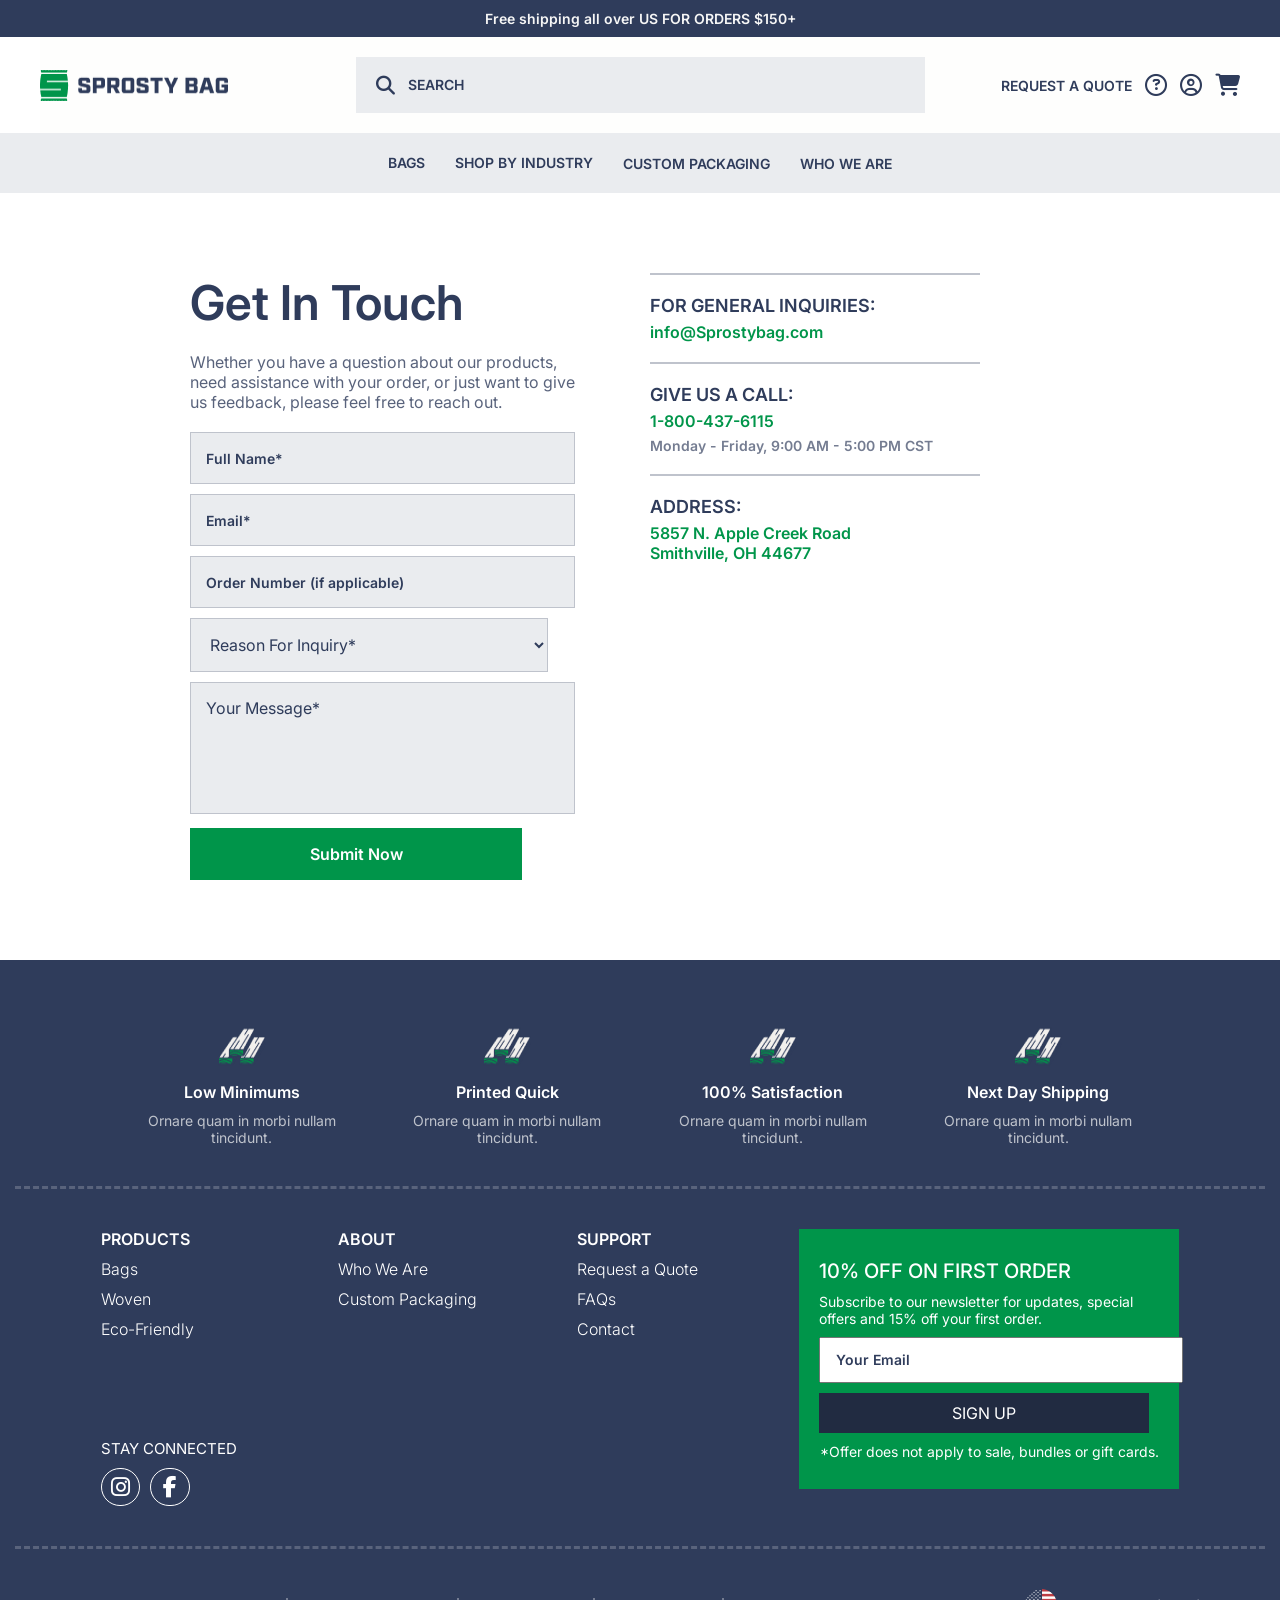
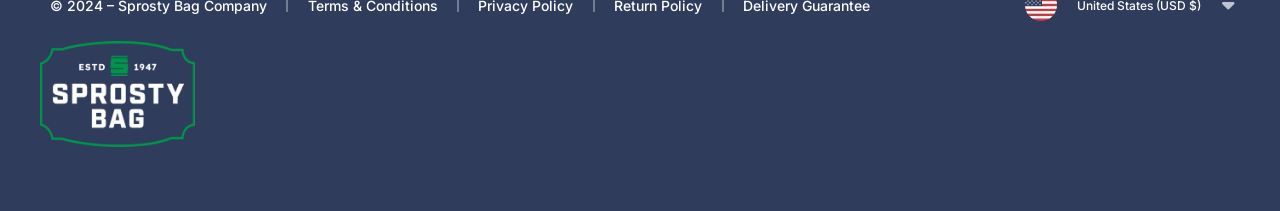
<file: get.html>
<!DOCTYPE html>
<html lang="en">

<head>
    <meta charset="UTF-8">
    <meta name="viewport" content="width=device-width, initial-scale=1.0">
    <title>Document</title>
    <link rel="stylesheet" href="css/get.css">
    <link rel="stylesheet" href="https://cdnjs.cloudflare.com/ajax/libs/font-awesome/6.7.2/css/all.min.css">
</head>

<body>
    <header>
        <div class="announcement">
            <p>Free shipping all over US FOR ORDERS $150+</p>
        </div>
        <nav class="header">
            <div class="image">
                <a href="/index.html"><img src="image/Vector.png" alt="image" width="100%" height="100%"></a>
            </div>
            <div class="search">
                <div class="icon-search">
                    <i class="fa-solid fa-magnifying-glass"></i>
                    <input type="text" id="search" name="search" placeholder="SEARCH">
                </div>
                <div class="cross">
                    <i class="fa-solid fa-xmark"></i>
                </div>
            </div>
            <div class="icon">
                <a href="#">REQUEST A QUOTE</a>
                <div class="background">
                    <div class="request-popo">
                        <div class="icon-request">
                            <i class="fa-solid fa-xmark"></i>
                        </div>
                        <div class="heading">
                            <h3>REQUEST A QUOTE</h3>
                        </div>
                        <div class="discription">
                            <p>Lorem ipsum dolor sit amet consectetur. Augue bibendum hendrerit iaculis egestas urna
                                vitae
                                ut ut.</p>
                        </div>
                        <div class="inputs">
                            <div class="name-input">
                                <div class="first-name">
                                    <label>First Name*</label>
                                    <input type="text" name="first_name" placeholder="Jon">
                                </div>
                                <div class="last-name">
                                    <label>Last Name*</label>
                                    <input type="text" name="last_name" placeholder="Doe">
                                </div>
                            </div>
                            <div class="country-input">
                                <div class="company-name">
                                    <label>Company*</label>
                                    <input type="text" name="company" placeholder="Name Here">
                                </div>
                                <div class="zip-code">
                                    <label>Zip Code*</label>
                                    <input type="text" name="zip_code" placeholder="92804">
                                </div>
                            </div>
                            <div class="select-input">
                                <div class="product-name">
                                    <label>What Product(s) Are You Interested In?*</label>
                                    <select name="products">
                                        <option value="">Please select product(s)</option>
                                        <option value="product1">Product 1</option>
                                        <option value="product2">Product 2</option>
                                    </select>
                                </div>
                            </div>
                            <div class="product-quailty-input">
                                <div class="art-work">
                                    <label>Do You Have Artwork?*</label>
                                    <select name="have_artwork">
                                        <option value="yes">Yes</option>
                                        <option value="no">No</option>
                                    </select>
                                </div>
                                <div class="quailty">
                                    <label>Quantity*</label>
                                    <select name="quantity">
                                        <option value="">---</option>
                                        <option value="100">100</option>
                                        <option value="500">500</option>
                                        <option value="1000">1000</option>
                                    </select>
                                </div>
                            </div>
                            <div class="detail-input">
                                <label>Do You Have Artwork?</label>
                                <p>The more information you provide, the faster we’ll be able to get you what you need.
                                </p>
                                <textarea name="artwork_details" rows="5"></textarea>

                            </div>
                        </div>
                        <div class="button">
                            <button><a href="#">REQUEST QUOTE</a></button>
                        </div>
                    </div>
                </div>
                <div class="question">
                    <a href="/faqs.html"><i class="fa-regular fa-circle-question"></i></a>
                </div>
                <div class="user">
                    <i class="fa-regular fa-circle-user"></i>
                </div>
                <div class="cart">
                    <i class="fa-solid fa-cart-shopping"></i>
                </div>
            </div>
            <div class="mobile-view">
                <div class="none-mobile-menu">
                    <div class="none">
                        <div class="there-lines">
                            <div class="one-lines"></div>
                            <div class="one-lines"></div>
                            <div class="one-lines"></div>
                        </div>
                        <div class="search-icon-mobile">
                            <i class="fa-solid fa-magnifying-glass"></i>
                        </div>
                    </div>
                    <div class="image-mobile-menu-main">
                        <div class="image">
                            <img src="image/Vector (1).png" alt="image" width="100%" height="100%">
                        </div>
                    </div>
                    <div class="cart-icon-mobile-menu">
                        <div class="cart">
                            <i class="fa-solid fa-cart-shopping"></i>
                        </div>
                    </div>
                </div>
                <div class="show-mega-menu">
                    <div class="image">
                        <img src="image/Vector.png" alt="image" width="100%" height="100%">
                    </div>
                    <div class="cross-mobile">
                        <i class="fa-solid fa-xmark"></i>
                    </div>
                    <div class="search">
                        <div class="icon-search">
                            <i class="fa-solid fa-magnifying-glass"></i>
                            <input type="text" id="search" name="search" placeholder="SEARCH">
                        </div>
                        <div class="cross">
                            <i class="fa-solid fa-xmark"></i>
                        </div>
                    </div>
                    <div class="mega-menu">
                        <div class="bags">
                            <div class="icon-bag">
                                <a href="#">BAGS</a>
                                <i class="fa-solid fa-plus"></i>
                            </div>
                            <div class="bages-name">
                                <div class="woman">
                                    <a href="#">Woven</a>
                                </div>
                                <div class="woman">
                                    <a href="#">Paper Bags</a>
                                </div>
                                <div class="woman">
                                    <a href="#">Mylar Bags</a>
                                </div>
                                <div class="woman">
                                    <a href="#">Polypropylene Bags</a>
                                </div>
                                <div class="woman">
                                    <a href="#">Eco-Friendly Bags</a>
                                </div>
                                <div class="button">
                                    <a href="#">SHOP ALL BAGS</a>
                                </div>
                            </div>
                            <div class="line"></div>
                        </div>
                        <div class="shop">
                            <div class="icon-shop">
                                <a href="#">SHOP BY INDUSTRY</a>
                                <i class="fa-solid fa-plus"></i>
                            </div>
                            <div class="industry-name">
                                <div class="food">
                                    <a href="#">Agriculture</a>
                                </div>
                                <div class="food">
                                    <a href="#">Industrial</a>
                                </div>
                                <div class="food">
                                    <a href="#">Food</a>
                                </div>
                                <div class="food">
                                    <a href="#">Retail</a>
                                </div>
                                <div class="button">
                                    <a href="#">SHOP ALL BAGS</a>
                                </div>
                            </div>
                            <div class="line"></div>
                        </div>
                        <div class="custom">
                            <a href="#">CUSTOM PACKAGING</a>
                            <div class="line"></div>
                        </div>
                        <div class="who">
                            <a href="#">WHO WE ARE</a>
                            <div class="line"></div>
                        </div>
                        <div class="request">
                            <a href="#">REQUEST A QUOTE</a>
                            <div class="line"></div>
                        </div>
                        <div class="faqs">
                            <div class="faq">
                                <a href="#">FAQS</a>
                            </div>
                            <div class="account">
                                <a href="#">ACCOUNT</a>
                            </div>
                            <div class="content">
                                <a href="#">CONTACT</a>
                            </div>
                        </div>
                    </div>
                </div>
            </div>
        </nav>
        <div class="mega-menu">
            <div class="product-layoutbag">
                <div class="bags">
                    <a href="/bags.html">BAGS</a>
                </div>
                <div class="layout-bags">
                    <div class="heading">
                        <h2>FIND YOUR BAG</h2>
                    </div>
                    <div class="layout-product">
                        <div class="product-image-layout">
                            <a href="/product.html">
                                <div class="image">
                                    <img src="image/IMG (1)323.png" alt="image" width="100%" height="100%">
                                </div>
                                <div class="product-name">
                                    <h4>Woven</h4>
                                </div>
                                <div class="product-description">
                                    <p>Malesuada proin tellus pellentesque risus tortor.</p>
                                </div>
                            </a>
                        </div>
                        <div class="product-image-layout">
                            <a href="/product.html">
                                <div class="image">
                                    <img src="image/IMG (7).png" alt="image" width="100%" height="100%">
                                </div>
                                <div class="product-name">
                                    <h4>Papers Bags</h4>
                                </div>
                                <div class="product-description">
                                    <p>Nulla feugiat sagittis vestibulum tempus adipiscing at.</p>
                                </div>
                            </a>
                        </div>
                        <div class="product-image-layout">
                            <a href="/product.html">
                                <div class="image">
                                    <img src="image/333.png" alt="image" width="100%" height="100%">
                                </div>
                                <div class="product-name">
                                    <h4>Mylar Bags</h4>
                                </div>
                                <div class="product-description">
                                    <p>Laoreet id elementum eget laoreet penatibus enim.</p>
                                </div>
                            </a>
                        </div>
                        <div class="product-image-layout">
                            <a href="/product.html">
                                <div class="image">
                                    <img src="image/IMG (3)22.png" alt="image" width="100%" height="100%">
                                </div>
                                <div class="product-name">
                                    <h4>Polypropylene Bags</h4>
                                </div>
                                <div class="product-description">
                                    <p>Dui diam sit est tempus at integer proin feugiat.</p>
                                </div>
                            </a>
                        </div>
                        <div class="product-image-layout">
                            <a href="/product.html">
                                <div class="image">
                                    <img src="image/IMG (6).png" alt="image" width="100%" height="100%">
                                </div>
                                <div class="product-name">
                                    <h4>Eco-Friendly Bags</h4>
                                </div>
                                <div class="product-description">
                                    <p>Iaculis urna vitae sed tellus et vitae sit fusce.</p>
                                </div>
                            </a>
                        </div>
                    </div>
                    <div class="button-shop">
                        <a href="#">SHOP ALL BAGS</a>
                    </div>
                </div>
            </div>
            <div class="product-layoutshop">
                <div class="shop">
                    <a href="#">SHOP BY INDUSTRY</a>
                </div>
                <div class="layout-shop">
                    <div class="heading">
                        <h2>Bags By Industry</h2>
                    </div>
                    <div class="layout-product">
                        <div class="product-image-layout">
                            <a href="/product.html">
                                <div class="image">
                                    <img src="image/layout 4.png" alt="image" width="100%" height="100%">
                                </div>
                                <div class="product-name">
                                    <h4>Agriculture</h4>
                                </div>
                                <div class="product-description">
                                    <p>Lawn, Grain Bags, Compost Bags, Mulch Bags, Seeds, Grain, Produce.</p>
                                </div>
                            </a>
                        </div>
                        <div class="product-image-layout">
                            <a href="/product.html">
                                <div class="image">
                                    <img src="image/layout 3.png" alt="image" width="100%" height="100%">
                                </div>
                                <div class="product-name">
                                    <h4>Industrial</h4>
                                </div>
                                <div class="product-description">
                                    <p>Hardware, Chemicals, Fertilizer, Salt, Soil, FIBC</p>
                                </div>
                            </a>
                        </div>
                        <div class="product-image-layout">
                            <a href="/product.html">
                                <div class="image">
                                    <img src="image/layout 2.png" alt="image" width="100%" height="100%">
                                </div>
                                <div class="product-name">
                                    <h4>Food</h4>
                                </div>
                                <div class="product-description">
                                    <p>Coffee, Carry Out Bags, Baby Food, Dry Food, Frozen Food, Rice.</p>
                                </div>
                            </a>
                        </div>
                        <div class="product-image-layout">
                            <a href="/product.html">
                                <div class="image">
                                    <img src="image/layout 1.png" alt="image" width="100%" height="100%">
                                </div>
                                <div class="product-name">
                                    <h4>Retail</h4>
                                </div>
                                <div class="product-description">
                                    <p>Shopping Bags, T-Shirt Bags, Tote Bags, Custom Furniture Bags</p>
                                </div>
                            </a>
                        </div>
                    </div>
                    <div class="button-shop">
                        <a href="#">SHOP ALL INDUSTRIES</a>
                    </div>
                </div>
            </div>
            <div class="custom">
                <a href="/custom.html">CUSTOM PACKAGING</a>
            </div>
            <div class="who">
                <a href="/who-wo-are.html">WHO WE ARE</a>
            </div>
        </div>
    </header>
    <section class="search-bar">
        <div class="container">
            <div class="row">
                <div class="col">
                    <ul>
                        <h3>POPULAR SEARCHES</h3>
                        <li><a href="#">Woven</a></li>
                        <li><a href="#">Grain</a></li>
                        <li><a href="#">Tote Bags</a></li>
                    </ul>
                </div>
                <div class="line"></div>
                <div class="product-col">
                    <h4>TRENDING PRODUCTS</h4>
                    <ul class="product-deatial">
                        <li><a href="#">
                                <div class="image">
                                    <img src="image/IMG (3).png" alt="image" width="100%" height="100%">
                                </div>
                            </a></li>
                        <a href="#">
                            <h5>Polyproplyene Woven Mesh Bags</h5>
                            <p>Lorem ipsum dolor sit amet consectetur. Sed enim...</p>
                        </a>
                    </ul>
                </div>
                <div class="product-col">
                    <ul class="product-deatial">
                        <li><a href="#">
                                <div class="image">
                                    <img src="image/IMG (2).png" alt="image" width="100%" height="100%">
                                </div>
                            </a></li>
                        <a href="#">
                            <h5>Multi-Wall Paper Bags</h5>
                            <p>Tellus at nulla viverra viverra potenti urna. Eu massa...</p>
                        </a>
                    </ul>
                </div>
                <div class="product-col">
                    <ul class="product-deatial">
                        <li><a href="#">
                                <div class="image">
                                    <img src="image/IMG (1).png" alt="image" width="100%" height="100%">
                                </div>
                            </a></li>
                        <a href="#">
                            <h5>Laminated Paper Polypropylene Bags</h5>
                            <p>Tellus at nulla viverra viverra potenti urna. Eu massa...</p>
                        </a>
                    </ul>
                </div>
            </div>
        </div>
    </section>

    <section class="cart-popo">
        <div class="container">
            <div class="row">
                <div class="col">
                    <h4>YOUR CART <span>(2 ITEMS)</span></h4>
                    <div class="cross-cart">
                        <i class="fa-solid fa-xmark"></i>
                    </div>
                </div>
                <div class="shoping">
                    <h3>You’re <span>$105.50 away</span> from FREE shipping!</h3>
                    <div class="line">
                        <div class="fill"></div>
                    </div>
                </div>
                <div class="product-gap">
                    <div class="product-shoping">
                        <div class="image">
                            <img src="image/1.png" alt="image" width="100%" height="100%">
                        </div>
                        <div class="detail">
                            <div class="product-name">
                                <h4>Polyproplyene Woven Mesh Bags</h4>
                                <div class="price">
                                    <div class="orignal-price">$220</div>
                                    <div class="comprice-price">$250</div>
                                </div>
                            </div>
                            <div class="color-name">
                                <p>Color: White</p>
                            </div>
                            <div class="size">
                                <p>Size: Standard Size</p>
                            </div>
                            <div class="quailty">
                                <p>Quantity: 100 ($2.50/unit)</p>
                            </div>
                            <div class="last">
                                <div class="stook-plus">
                                    <span class="decrement">-</span>
                                    <span class="value">1</span>
                                    <span class="increment">+</span>
                                </div>
                                <div class="dealte">
                                    <i class="fa-solid fa-trash"></i>
                                </div>
                            </div>
                        </div>
                    </div>
                    <div class="line"></div>
                    <div class="product-shoping">
                        <div class="image">
                            <img src="image/1.png" alt="image" width="100%" height="100%">
                        </div>
                        <div class="detail">
                            <div class="product-name">
                                <h4>Polyproplyene Woven Mesh Bags</h4>
                                <div class="price">
                                    <div class="orignal-price">$220</div>
                                    <div class="comprice-price">$250</div>
                                </div>
                            </div>
                            <div class="color-name">
                                <p>Color: White</p>
                            </div>
                            <div class="size">
                                <p>Size: Standard Size</p>
                            </div>
                            <div class="quailty">
                                <p>Quantity: 100 ($2.50/unit)</p>
                            </div>
                            <div class="last">
                                <div class="stook-plus">
                                    <span class="decrement">-</span>
                                    <span class="value">1</span>
                                    <span class="increment">+</span>
                                </div>
                                <div class="dealte">
                                    <i class="fa-solid fa-trash"></i>
                                </div>
                            </div>
                        </div>
                    </div>
                    <div class="line"></div>
                </div>
                <div class="checkout">
                    <div class="subtotal">
                        <div class="iteam">
                            <h2>SUBTOTAL</h2>
                            <h3>(2 ITEMS)</h3>
                        </div>
                        <div class="price">
                            <p>$350</p>
                        </div>
                    </div>
                    <div class="proceed-checkout">
                        <div class="image">
                            <img src="image/checkout.png" alt="image" width="100%" height="100%">
                        </div>
                        <div class="pro-check">
                            <span>PROCEED TO CHECKOUT</span>
                        </div>
                    </div>
                    <div class="last-icon">
                        <div class="one-name">
                            <div class="icon-image">
                                <img src="image/ICON.png" alt="image" width="100%" height="100%">
                            </div>
                            <div class="icon-name">
                                <span>Secure Payment</span>
                            </div>
                        </div>
                        <div class="two-name">
                            <div class="icon-image">
                                <img src="image/ICON.png" alt="image" width="100%" height="100%">
                            </div>
                            <div class="icon-name">
                                <span>100% Satisfaction</span>
                            </div>
                        </div>
                    </div>
                </div>
            </div>
        </div>
    </section>

    <section class="get-in-touch">
        <div class="container">
            <div class="row">
                <div class="col">
                    <div class="heading">
                        <span>Get In Touch</span>
                    </div>
                    <div class="discription">
                        <p>Whether you have a question about our products, need assistance with your order, or just want
                            to give us feedback, please feel free to reach out.</p>
                    </div>
                    <div class="inputs">
                        <div class="first-name">
                            <input type="text" name="first_name" placeholder="Full Name*">
                        </div>
                        <div class="email-name">
                            <input type="email" name="first_name" placeholder="Email*">
                        </div>
                        <div class="number-name">
                            <input type="text" name="first_name" placeholder="Order Number (if applicable)">
                        </div>
                        <div class="quailty">
                            <select name="quantity">
                                <option value="">Reason For Inquiry*</option>
                                <option value="100">100</option>
                                <option value="500">500</option>
                                <option value="1000">1000</option>
                            </select>
                        </div>
                        <div class="detail-input">
                            <textarea name="artwork_details" rows="5">Your Message*</textarea>
                        </div>
                        <div class="button">
                            <button><a href="#">Submit Now</a></button>
                        </div>
                    </div>
                </div>
                <div class="get-in-touch-detail">
                    <div class="line"></div>
                    <div class="Inquiries">
                        <span>FOR GENERAL INQUIRIES:</span>
                        <p>info@Sprostybag.com</p>
                    </div>
                    <div class="line"></div>
                    <div class="call">
                        <span>GIVE US A CALL:</span>
                        <p>1-800-437-6115</p>
                        <p class="change">Monday - Friday, 9:00 AM - 5:00 PM CST</p>
                    </div>
                    <div class="line"></div>
                    <div class="address">
                        <span>ADDRESS:</span>
                        <p>5857 N. Apple Creek Road<br> Smithville, OH 44677</p>
                    </div>
                </div>
            </div>
        </div>
    </section>

    <footer>
        <div class="footer">
            <div class="first-col-footer">
                <div class="low">
                    <div class="image">
                        <img src="image/ICON.png" alt="image" width="100%" height="100%">
                    </div>
                    <div class="name">
                        <h5>Low Minimums</h5>
                    </div>
                    <div class="discription">
                        <p>Ornare quam in morbi nullam tincidunt.</p>
                    </div>
                </div>
                <div class="low">
                    <div class="image">
                        <img src="image/ICON.png" alt="image" width="100%" height="100%">
                    </div>
                    <div class="name">
                        <h5>Printed Quick</h5>
                    </div>
                    <div class="discription">
                        <p>Ornare quam in morbi nullam tincidunt.</p>
                    </div>
                </div>
                <div class="low">
                    <div class="image">
                        <img src="image/ICON.png" alt="image" width="100%" height="100%">
                    </div>
                    <div class="name">
                        <h5>100% Satisfaction</h5>
                    </div>
                    <div class="discription">
                        <p>Ornare quam in morbi nullam tincidunt.</p>
                    </div>
                </div>
                <div class="low">
                    <div class="image">
                        <img src="image/ICON.png" alt="image" width="100%" height="100%">
                    </div>
                    <div class="name">
                        <h5>Next Day Shipping</h5>
                    </div>
                    <div class="discription">
                        <p>Ornare quam in morbi nullam tincidunt.</p>
                    </div>
                </div>
            </div>
            <div class="dashed-line"></div>
            <div class="dashed-line-mobile"></div>
            <div class="secend-col-footer">
                <div class="products">
                    <ul>
                        PRODUCTS
                        <li>Bags</li>
                        <li>Woven</li>
                        <li>Eco-Friendly</li>
                    </ul>
                    <div class="content-icon">
                        <div class="icon-heading">
                            <p>STAY CONNECTED</p>
                        </div>
                        <div class="icon-footer">
                            <div class="instgram-icon">
                                <i class="fa-brands fa-instagram"></i>
                            </div>
                            <div class="facebook-icon">
                                <i class="fa-brands fa-facebook-f"></i>
                            </div>
                        </div>
                    </div>
                </div>
                <div class="about">
                    <ul>
                        ABOUT
                        <li>Who We Are</li>
                        <li>Custom Packaging</li>
                    </ul>
                </div>
                <div class="support">
                    <ul>
                        SUPPORT
                        <li>Request a Quote</li>
                        <li>FAQs</li>
                        <li>Contact</li>
                    </ul>
                </div>
                <div class="email-div-footer">
                    <div class="heading">
                        <p>10% OFF ON FIRST ORDER</p>
                    </div>
                    <div class="discription">
                        <p>Subscribe to our newsletter for updates, special offers and 15% off your first order.</p>
                    </div>
                    <div class="email-input">
                        <input type="email" placeholder="Your Email">
                    </div>
                    <div class="sign-up-button">
                        <a href="#">SIGN UP</a>
                    </div>
                    <div class="other-discription">
                        <p>*Offer does not apply to sale, bundles or gift cards.</p>
                    </div>
                </div>
            </div>
            <div class="secend-col-footer-mobile">
                <div class="email-div-footer">
                    <div class="heading">
                        <p>10% OFF ON FIRST ORDER</p>
                    </div>
                    <div class="discription">
                        <p>Subscribe to our newsletter for updates, special offers and 15% off your first order.</p>
                    </div>
                    <div class="email-input">
                        <input type="email" placeholder="Your Email">
                    </div>
                    <div class="sign-up-button">
                        <a href="#">SIGN UP</a>
                    </div>
                    <div class="other-discription">
                        <p>*Offer does not apply to sale, bundles or gift cards.</p>
                    </div>
                </div>
                <div class="mobile-view-footer">
                    <div class="content-icon">
                        <div class="icon-heading">
                            <p>STAY CONNECTED</p>
                        </div>
                        <div class="icon-footer">
                            <div class="instgram-icon">
                                <i class="fa-brands fa-instagram"></i>
                            </div>
                            <div class="facebook-icon">
                                <i class="fa-brands fa-facebook-f"></i>
                            </div>
                        </div>
                    </div>
                    <div class="products">
                        <div class="section-header">
                            <span>PRODUCTS</span>
                            <i class="fa-solid fa-plus toggle-icon"></i>
                        </div>
                        <ul class="section-list">
                            <li>Bags</li>
                            <li>Woven</li>
                            <li>Eco-Friendly</li>
                        </ul>
                    </div>
                    <div class="dashed-line-mobile"></div>
                    <div class="about">
                        <div class="section-header">
                            <span>ABOUT</span>
                            <i class="fa-solid fa-plus toggle-icon"></i>
                        </div>
                        <ul class="section-list">
                            <li>Who We Are</li>
                            <li>Custom Packaging</li>
                        </ul>
                    </div>
                    <div class="dashed-line-mobile"></div>
                    <div class="support">
                        <div class="section-header">
                            <span>SUPPORT</span>
                            <i class="fa-solid fa-plus toggle-icon"></i>
                        </div>
                        <ul class="section-list">
                            <li>Request a Quote</li>
                            <li>FAQs</li>
                            <li>Contact</li>
                        </ul>
                    </div>
                    <div class="dashed-line-mobile"></div>
                </div>
            </div>
            <div class="dashed-line"></div>
            <div class="third-col-footer">
                <div class="list-and-flag">
                    <div class="list">
                        <div class="bag-company">
                            <a href="#">© 2024 – Sprosty Bag Company</a>
                        </div>
                        <div class="line"></div>
                        <div class="bag-company">
                            <a href="#">Terms & Conditions</a>
                        </div>
                        <div class="line"></div>
                        <div class="bag-company">
                            <a href="#">Privacy Policy</a>
                        </div>
                        <div class="line"></div>
                        <div class="bag-company">
                            <a href="#">Return Policy</a>
                        </div>
                        <div class="line"></div>
                        <div class="bag-company">
                            <a href="#">Delivery Guarantee</a>
                        </div>
                    </div>
                    <div class="list-mobile">
                        <div class="bag-company">
                            <a href="#">© 2024 – Sprosty Bag Company</a>
                        </div>
                    </div>
                    <div class="dashed-line-mobile"></div>
                    <div class="flag">
                        <div class="image">
                            <img src="image/FLAG.png" alt="image" width="100%" height="100%">
                        </div>
                        <div class="country-name">
                            <p id="selected-country">United States (USD $)</p>
                        </div>
                        <div class="country-name-show" id="country-dropdown">
                            <span>Pakistan</span>
                            <span>Lahore</span>
                        </div>
                        <div class="icon" id="flag-icon">
                            <i class="fa-solid fa-caret-down"></i>
                        </div>
                    </div>
                </div>
                <div class="last-logo">
                    <div class="image">
                        <img src="image/Logo.png" alt="image" width="100%" height="100%">
                    </div>
                </div>
            </div>
        </div>
    </footer>

    <script>
        const flagIcon = document.getElementById('flag-icon');
        const dropdown = document.getElementById('country-dropdown');
        const selectedText = document.getElementById('selected-country');

        // Toggle dropdown
        flagIcon.addEventListener('click', function (e) {
            e.stopPropagation();
            dropdown.style.display = dropdown.style.display === 'flex' ? 'none' : 'flex';
        });

        // Swap country name between selectedText and clicked span
        document.querySelectorAll('#country-dropdown span').forEach(span => {
            span.addEventListener('click', function () {
                const temp = selectedText.textContent;
                selectedText.textContent = this.textContent;
                this.textContent = temp; // swap back the old one into dropdown
                dropdown.style.display = 'none';
            });
        });

        // Close dropdown when clicked outside
        document.addEventListener('click', function (e) {
            if (!dropdown.contains(e.target) && !flagIcon.contains(e.target)) {
                dropdown.style.display = 'none';
            }
        });
    </script>

    <script>
        document.querySelectorAll('.mobile-view-footer .toggle-icon').forEach(icon => {
            icon.addEventListener('click', function () {
                const parentSection = this.closest('.products, .about, .support');
                parentSection.classList.toggle('active');

                // Swap + and − icons
                if (this.classList.contains('fa-plus')) {
                    this.classList.remove('fa-plus');
                    this.classList.add('fa-minus');
                } else {
                    this.classList.remove('fa-minus');
                    this.classList.add('fa-plus');
                }
            });
        });
    </script>

    <script src="https://code.jquery.com/jquery-3.6.0.min.js"></script>
    <script>
        $(document).ready(function () {
            $('.faqs .question').click(function () {
                const answer = $(this).next('.answer');
                const icon = $(this).find('span:last-child');

                // Close all open answers
                $('.faqs .answer').not(answer).slideUp();
                $('.faqs .question').not(this).removeClass('active').find('span:last-child').text('+');

                // Toggle current one
                answer.slideToggle();
                $(this).toggleClass('active');

                if ($(this).hasClass('active')) {
                    icon.text('-');
                } else {
                    icon.text('+');
                }
            });
        });
    </script>

    <script>
        document.addEventListener("DOMContentLoaded", function () {
            const searchInput = document.getElementById("search");
            const searchBar = document.querySelector(".search-bar");
            const crossIcon = document.querySelector(".cross");
            const iconSearch = document.querySelector(".icon-search");

            // Show search-bar and cross on input focus
            searchInput.addEventListener("focus", function () {
                searchBar.classList.add("active");
                crossIcon.style.display = "block";
            });

            // Hide both when cross is clicked
            crossIcon.addEventListener("click", function () {
                searchBar.classList.remove("active");
                crossIcon.style.display = "none";
            });

            // Hide when clicking anywhere outside input, cross, and search-bar
            document.addEventListener("click", function (e) {
                const isClickInside = searchInput.contains(e.target) ||
                    crossIcon.contains(e.target) ||
                    searchBar.contains(e.target) ||
                    iconSearch.contains(e.target);

                if (!isClickInside) {
                    searchBar.classList.remove("active");
                    crossIcon.style.display = "none";
                }
            });
        });
    </script>

    <script>
        document.addEventListener("DOMContentLoaded", function () {
            const container = document.querySelector(".stook-plus");
            const decrementBtn = container.querySelector(".decrement");
            const incrementBtn = container.querySelector(".increment");
            const valueSpan = container.querySelector(".value");

            function updateWidth() {
                // Auto width adjustment based on content
                valueSpan.style.width = valueSpan.scrollWidth + "px";
            }

            decrementBtn.addEventListener("click", function () {
                let currentValue = parseInt(valueSpan.textContent);
                if (currentValue > 1) {
                    valueSpan.textContent = currentValue - 1;
                    updateWidth();
                }
            });

            incrementBtn.addEventListener("click", function () {
                let currentValue = parseInt(valueSpan.textContent);
                valueSpan.textContent = currentValue + 1;
                updateWidth();
            });

            // Initialize width on load
            updateWidth();
        });
    </script>

    <script>
        const cartIcons = document.querySelectorAll('.cart'); // select ALL cart icons
        const cartPopup = document.querySelector('.cart-popo');
        const cartClose = document.querySelector('.cross-cart');

        // Add click event to every cart icon
        cartIcons.forEach((icon) => {
            icon.addEventListener('click', () => {
                cartPopup.classList.add('active');
            });
        });

        // Close button
        cartClose.addEventListener('click', () => {
            cartPopup.classList.remove('active');
        });

        // Click outside to close
        cartPopup.addEventListener('click', (e) => {
            if (e.target === cartPopup) {
                cartPopup.classList.remove('active');
            }
        });
    </script>

    <script>
        document.addEventListener("DOMContentLoaded", function () {
            const fill = document.querySelector('.fill');
            const valueSpan = document.querySelector('.value');
            const incrementBtn = document.querySelector('.increment');
            const decrementBtn = document.querySelector('.decrement');

            let progress = 0; // % (0 to 100)
            let quantity = 0; // product count

            function updateUI() {
                fill.style.width = progress + '%';
                valueSpan.textContent = quantity;
            }

            incrementBtn.addEventListener('click', function () {
                if (progress < 100) {
                    progress += 10;
                    quantity++;
                    updateUI();
                }
            });

            decrementBtn.addEventListener('click', function () {
                if (progress > 0) {
                    progress -= 10;
                    quantity--;
                    updateUI();
                }
            });

            updateUI(); // Initial load
        });
    </script>

    <script>
        document.addEventListener("DOMContentLoaded", function () {
            const toggles = document.querySelectorAll('.icon-bag, .icon-shop');

            toggles.forEach(toggle => {
                toggle.addEventListener('click', function () {
                    const icon = this.querySelector('i');
                    const label = this.querySelector('a');
                    const dropdown = this.nextElementSibling;

                    const isOpen = dropdown.style.display === 'flex';

                    // Close all dropdowns
                    document.querySelectorAll('.bages-name, .industry-name').forEach(el => {
                        el.style.display = 'none';
                    });

                    // Reset all icons and labels
                    toggles.forEach(t => {
                        const i = t.querySelector('i');
                        const a = t.querySelector('a');
                        i.classList.remove('fa-minus');
                        i.classList.add('fa-plus');
                        i.style.color = '#2F3C5B';
                        a.classList.remove('active-label');
                    });

                    // If not open, open this one
                    if (!isOpen) {
                        dropdown.style.display = 'flex';
                        dropdown.style.flexDirection = 'column';
                        dropdown.style.gap = '8px';

                        icon.classList.remove('fa-plus');
                        icon.classList.add('fa-minus');
                        icon.style.color = 'green';
                        label.classList.add('active-label');
                    }
                });
            });
        });
    </script>

    <script>
        const bags = document.querySelector(".bags");
        const layoutBag = document.querySelector(".product-layoutbag");

        let isFixed = false;

        bags.addEventListener("click", (e) => {
            e.preventDefault(); // stop default link behavior
            isFixed = true;
            layoutBag.classList.add("fixed");
            bags.classList.add("active");
        });

        layoutBag.addEventListener("mouseleave", () => {
            if (!isFixed) {
                layoutBag.classList.remove("fixed");
                bags.classList.remove("active");
            }
        });

        document.addEventListener("click", (e) => {
            if (!layoutBag.contains(e.target) && !bags.contains(e.target)) {
                layoutBag.classList.remove("fixed");
                bags.classList.remove("active");
                isFixed = false;
            }
        });

    </script>

    <script>
        const shop = document.querySelector(".shop");
        const layoutShop = document.querySelector(".product-layoutshop");

        let isFixedShop = false;

        shop.addEventListener("click", (e) => {
            e.preventDefault(); // stop default link behavior
            isFixedShop = true;
            layoutShop.classList.add("fixed");
            shop.classList.add("active");
        });

        layoutShop.addEventListener("mouseleave", () => {
            if (!isFixedShop) {
                layoutShop.classList.remove("fixed");
                shop.classList.remove("active");
            }
        });

        document.addEventListener("click", (e) => {
            if (!layoutShop.contains(e.target) && !shop.contains(e.target)) {
                layoutShop.classList.remove("fixed");
                shop.classList.remove("active");
                isFixedShop = false;
            }
        });

    </script>

    <script>
        document.addEventListener("DOMContentLoaded", function () {
            const menuBtn = document.querySelector(".there-lines");
            const megaMenu = document.querySelector(".show-mega-menu");
            const closeBtn = document.querySelector(".cross-mobile");

            // Show menu
            menuBtn.addEventListener("click", function () {
                megaMenu.classList.add("active");
            });

            // Hide menu
            closeBtn.addEventListener("click", function () {
                megaMenu.classList.remove("active");
            });
        });
    </script>

    <script>
        document.addEventListener("DOMContentLoaded", function () {
            const quoteBtn = document.querySelector('.icon a'); // "Request A Quote" link
            const background = document.querySelector('.background'); // overlay
            const closeBtn = document.querySelector('.icon-request'); // close icon

            quoteBtn.addEventListener('click', function (e) {
                e.preventDefault();
                background.classList.add('active');
            });

            closeBtn.addEventListener('click', function () {
                background.classList.remove('active');
            });

            // Optional: Click outside to close
            background.addEventListener('click', function (e) {
                if (e.target === background) {
                    background.classList.remove('active');
                }
            });
        });
    </script>

</body>

</html>
</file>
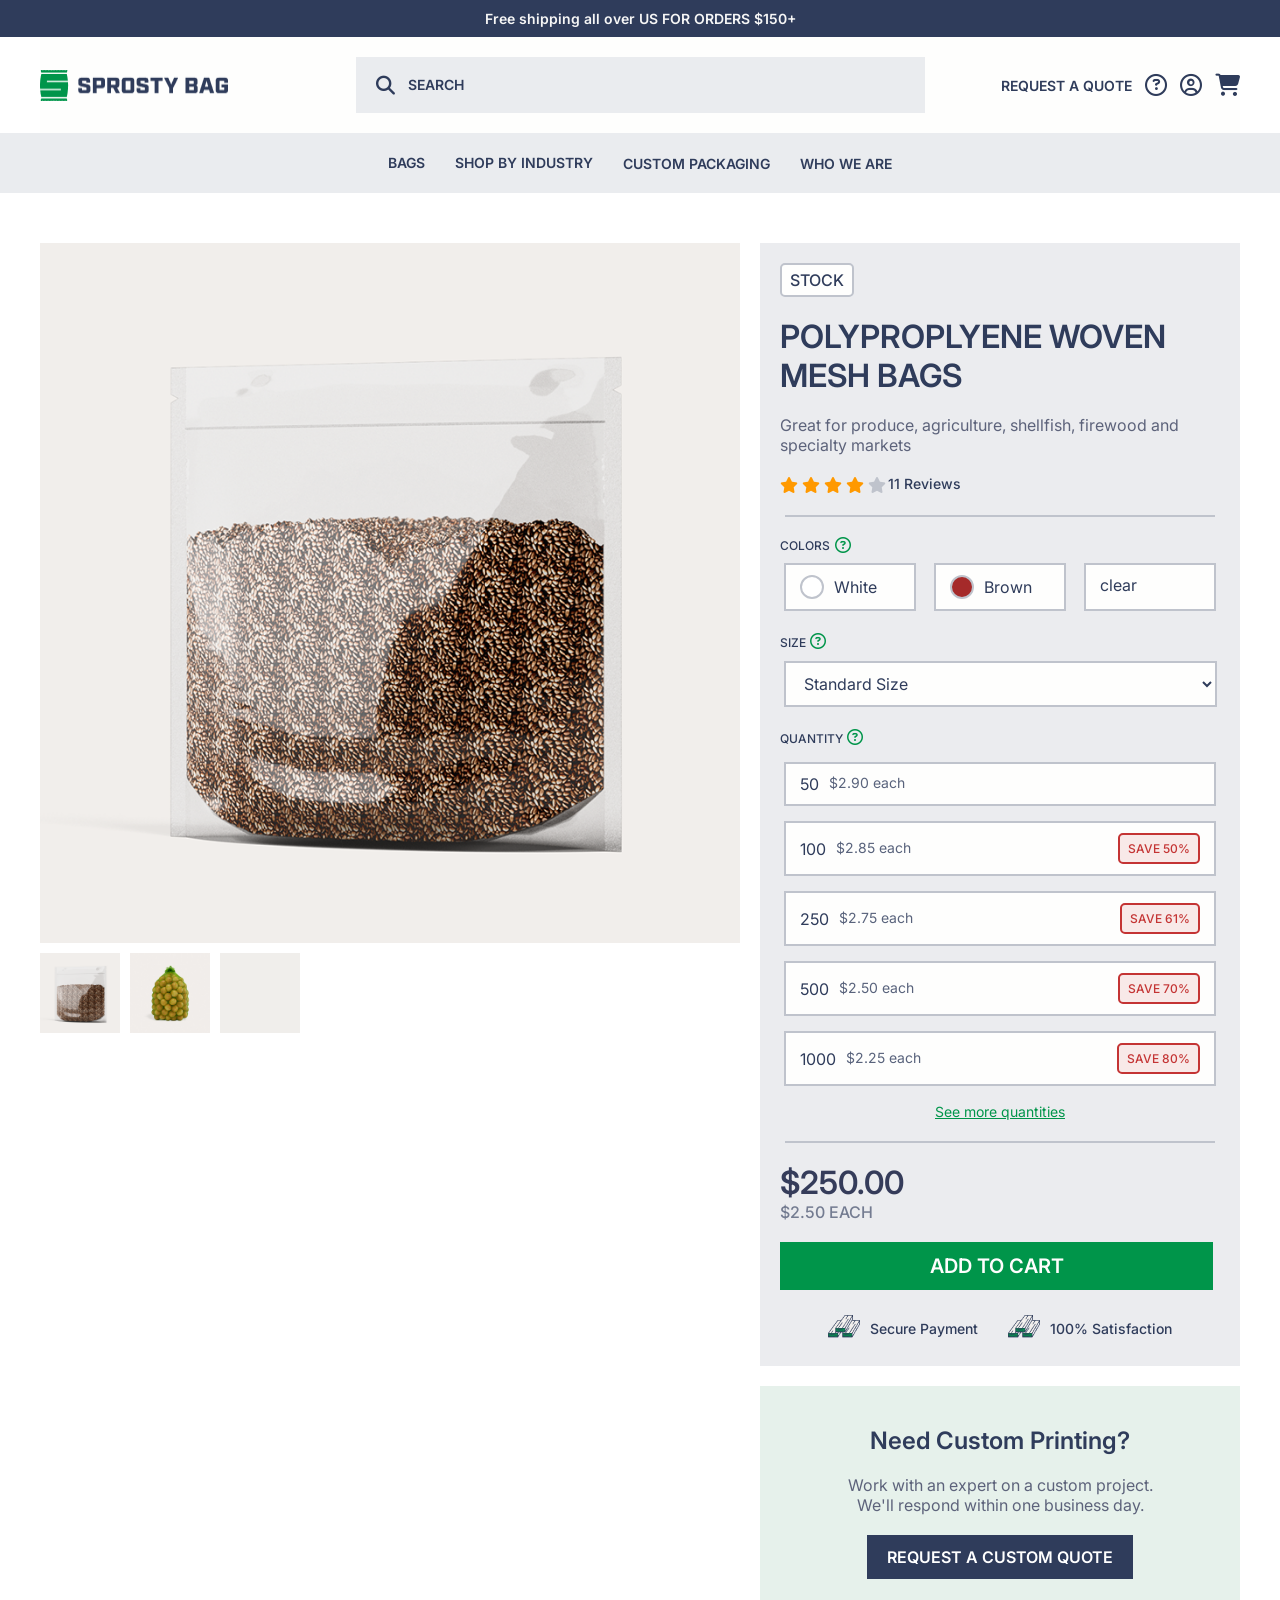
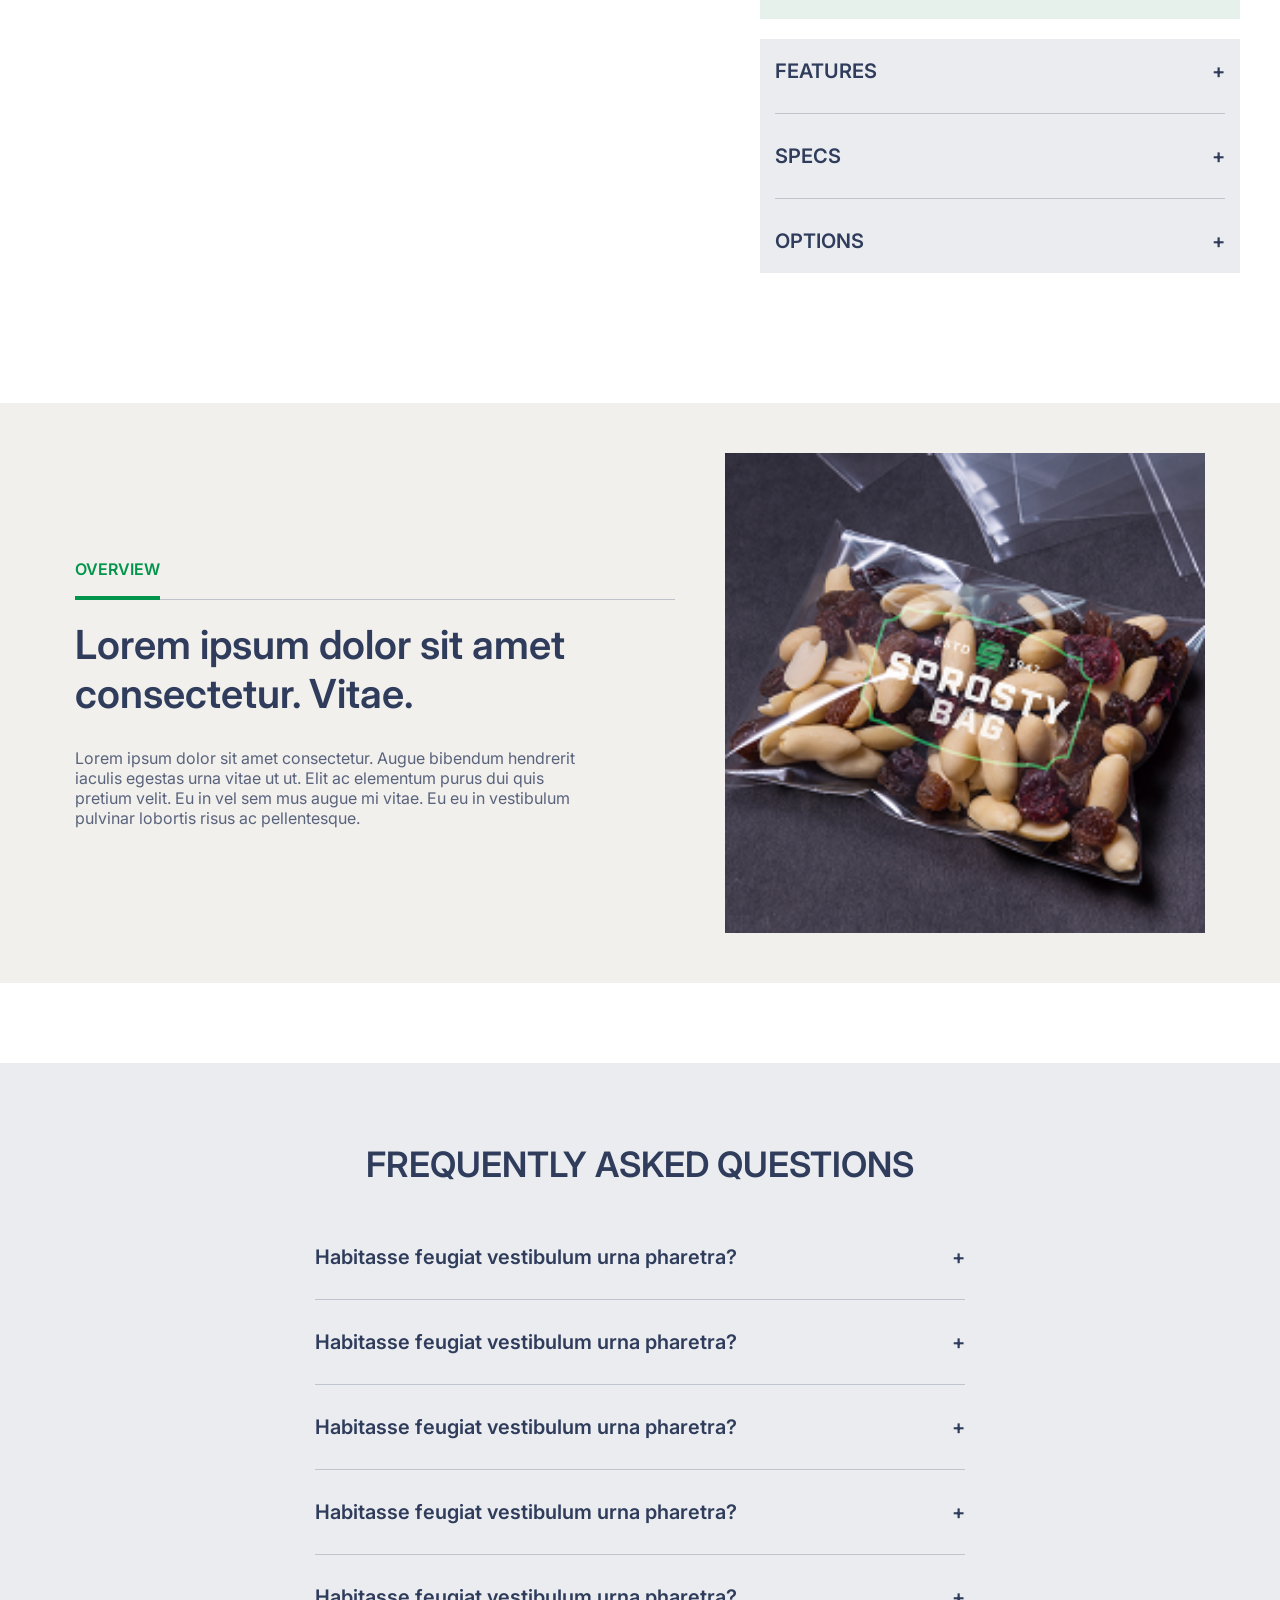
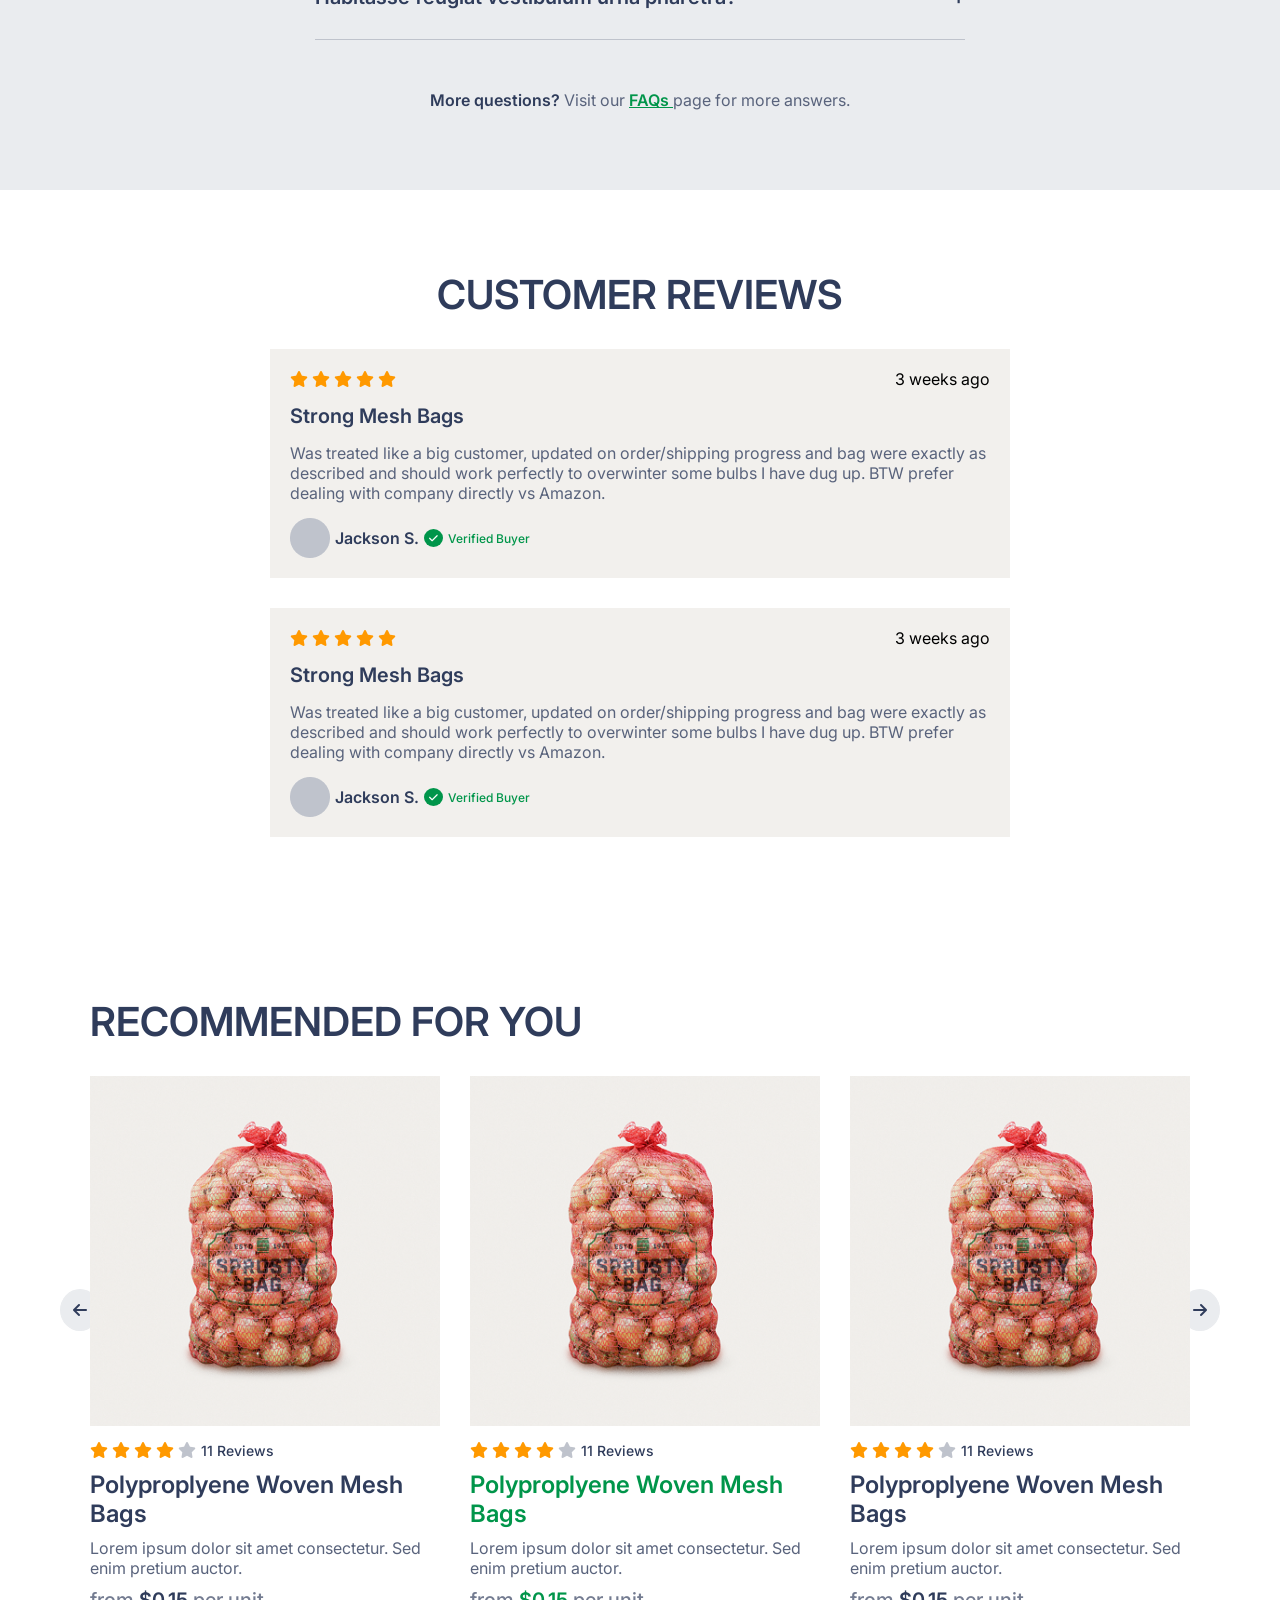
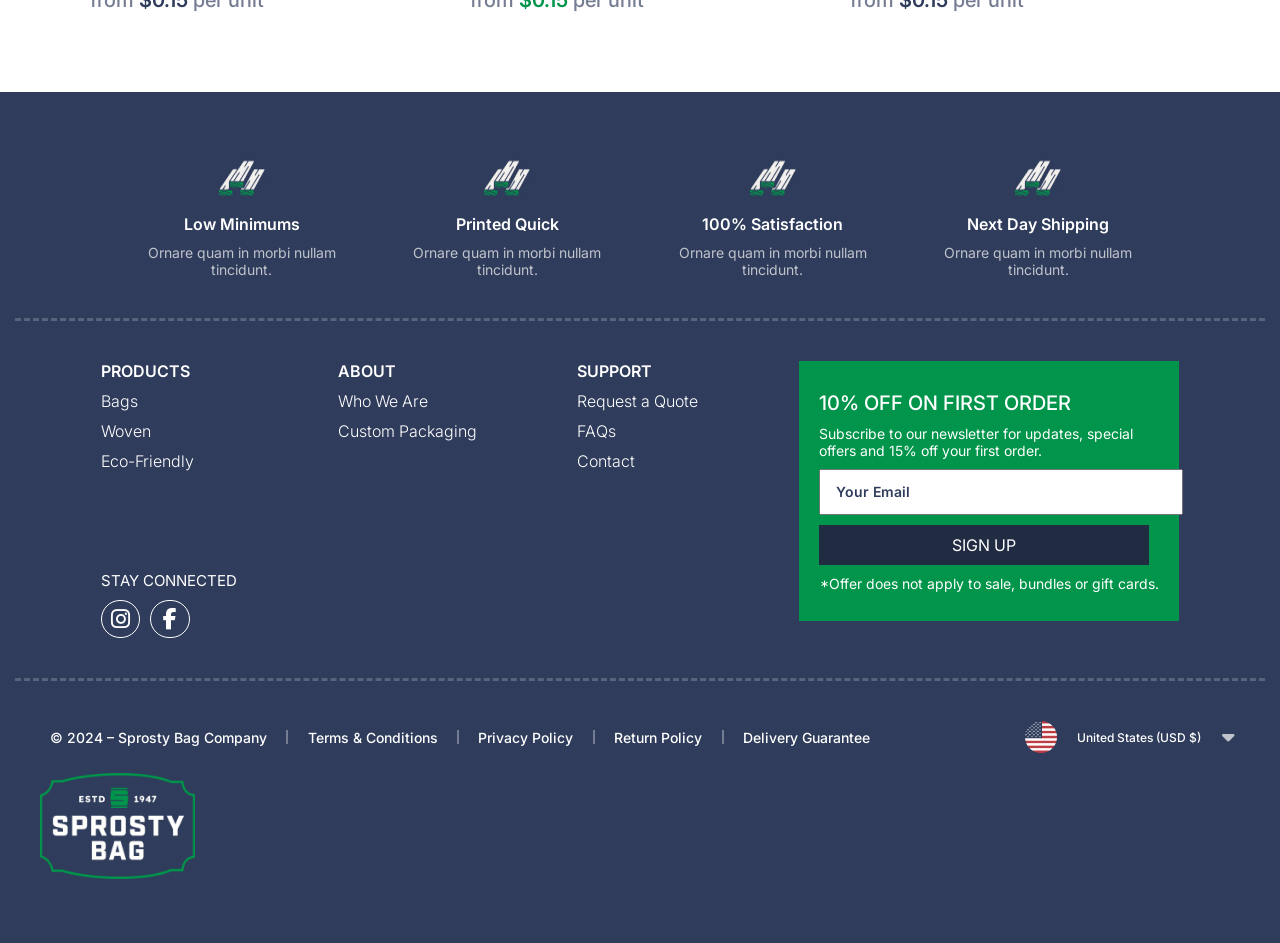
<file: product.html>
<!DOCTYPE html>
<html lang="en">

<head>
    <meta charset="UTF-8">
    <meta name="viewport" content="width=device-width, initial-scale=1.0">
    <title>Document</title>
    <link rel="stylesheet" href="css/product.css">
    <link rel="stylesheet" href="https://cdn.jsdelivr.net/npm/swiper@11/swiper-bundle.min.css" />
    <link rel="stylesheet" href="https://cdnjs.cloudflare.com/ajax/libs/font-awesome/6.7.2/css/all.min.css">
</head>

<body>

    <header>
        <div class="announcement">
            <p>Free shipping all over US FOR ORDERS $150+</p>
        </div>
        <nav class="header">
            <div class="image">
                <a href="/index.html"><img src="image/Vector.png" alt="image" width="100%" height="100%"></a>
            </div>
            <div class="search">
                <div class="icon-search">
                    <i class="fa-solid fa-magnifying-glass"></i>
                    <input type="text" id="search" name="search" placeholder="SEARCH">
                </div>
                <div class="cross">
                    <i class="fa-solid fa-xmark"></i>
                </div>
            </div>
            <div class="icon">
                <a href="#">REQUEST A QUOTE</a>
                <div class="background">
                    <div class="request-popo">
                        <div class="icon-request">
                            <i class="fa-solid fa-xmark"></i>
                        </div>
                        <div class="heading">
                            <h3>REQUEST A QUOTE</h3>
                        </div>
                        <div class="discription">
                            <p>Lorem ipsum dolor sit amet consectetur. Augue bibendum hendrerit iaculis egestas urna
                                vitae
                                ut ut.</p>
                        </div>
                        <div class="inputs">
                            <div class="name-input">
                                <div class="first-name">
                                    <label>First Name*</label>
                                    <input type="text" name="first_name" placeholder="Jon">
                                </div>
                                <div class="last-name">
                                    <label>Last Name*</label>
                                    <input type="text" name="last_name" placeholder="Doe">
                                </div>
                            </div>
                            <div class="country-input">
                                <div class="company-name">
                                    <label>Company*</label>
                                    <input type="text" name="company" placeholder="Name Here">
                                </div>
                                <div class="zip-code">
                                    <label>Zip Code*</label>
                                    <input type="text" name="zip_code" placeholder="92804">
                                </div>
                            </div>
                            <div class="select-input">
                                <div class="product-name">
                                    <label>What Product(s) Are You Interested In?*</label>
                                    <select name="products">
                                        <option value="">Please select product(s)</option>
                                        <option value="product1">Product 1</option>
                                        <option value="product2">Product 2</option>
                                    </select>
                                </div>
                            </div>
                            <div class="product-quailty-input">
                                <div class="art-work">
                                    <label>Do You Have Artwork?*</label>
                                    <select name="have_artwork">
                                        <option value="yes">Yes</option>
                                        <option value="no">No</option>
                                    </select>
                                </div>
                                <div class="quailty">
                                    <label>Quantity*</label>
                                    <select name="quantity">
                                        <option value="">---</option>
                                        <option value="100">100</option>
                                        <option value="500">500</option>
                                        <option value="1000">1000</option>
                                    </select>
                                </div>
                            </div>
                            <div class="detail-input">
                                <label>Do You Have Artwork?</label>
                                <p>The more information you provide, the faster we’ll be able to get you what you need.
                                </p>
                                <textarea name="artwork_details" rows="5"></textarea>

                            </div>
                        </div>
                        <div class="button">
                            <button><a href="#">REQUEST QUOTE</a></button>
                        </div>
                    </div>
                </div>
                <div class="question">
                    <a href="/faqs.html"><i class="fa-regular fa-circle-question"></i></a>
                </div>
                <div class="user">
                    <i class="fa-regular fa-circle-user"></i>
                </div>
                <div class="cart">
                    <i class="fa-solid fa-cart-shopping"></i>
                </div>
            </div>
            <div class="mobile-view">
                <div class="none-mobile-menu">
                    <div class="none">
                        <div class="there-lines">
                            <div class="one-lines"></div>
                            <div class="one-lines"></div>
                            <div class="one-lines"></div>
                        </div>
                        <div class="search-icon-mobile">
                            <i class="fa-solid fa-magnifying-glass"></i>
                        </div>
                    </div>
                    <div class="image-mobile-menu-main">
                        <div class="image">
                            <img src="image/Vector (1).png" alt="image" width="100%" height="100%">
                        </div>
                    </div>
                    <div class="cart-icon-mobile-menu">
                        <div class="cart">
                            <i class="fa-solid fa-cart-shopping"></i>
                        </div>
                    </div>
                </div>
                <div class="show-mega-menu">
                    <div class="image">
                        <img src="image/Vector.png" alt="image" width="100%" height="100%">
                    </div>
                    <div class="cross-mobile">
                        <i class="fa-solid fa-xmark"></i>
                    </div>
                    <div class="search">
                        <div class="icon-search">
                            <i class="fa-solid fa-magnifying-glass"></i>
                            <input type="text" id="search" name="search" placeholder="SEARCH">
                        </div>
                        <div class="cross">
                            <i class="fa-solid fa-xmark"></i>
                        </div>
                    </div>
                    <div class="mega-menu">
                        <div class="bags">
                            <div class="icon-bag">
                                <a href="#">BAGS</a>
                                <i class="fa-solid fa-plus"></i>
                            </div>
                            <div class="bages-name">
                                <div class="woman">
                                    <a href="#">Woven</a>
                                </div>
                                <div class="woman">
                                    <a href="#">Paper Bags</a>
                                </div>
                                <div class="woman">
                                    <a href="#">Mylar Bags</a>
                                </div>
                                <div class="woman">
                                    <a href="#">Polypropylene Bags</a>
                                </div>
                                <div class="woman">
                                    <a href="#">Eco-Friendly Bags</a>
                                </div>
                                <div class="button">
                                    <a href="#">SHOP ALL BAGS</a>
                                </div>
                            </div>
                            <div class="line"></div>
                        </div>
                        <div class="shop">
                            <div class="icon-shop">
                                <a href="#">SHOP BY INDUSTRY</a>
                                <i class="fa-solid fa-plus"></i>
                            </div>
                            <div class="industry-name">
                                <div class="food">
                                    <a href="#">Agriculture</a>
                                </div>
                                <div class="food">
                                    <a href="#">Industrial</a>
                                </div>
                                <div class="food">
                                    <a href="#">Food</a>
                                </div>
                                <div class="food">
                                    <a href="#">Retail</a>
                                </div>
                                <div class="button">
                                    <a href="#">SHOP ALL BAGS</a>
                                </div>
                            </div>
                            <div class="line"></div>
                        </div>
                        <div class="custom">
                            <a href="#">CUSTOM PACKAGING</a>
                            <div class="line"></div>
                        </div>
                        <div class="who">
                            <a href="#">WHO WE ARE</a>
                            <div class="line"></div>
                        </div>
                        <div class="request">
                            <a href="#">REQUEST A QUOTE</a>
                            <div class="line"></div>
                        </div>
                        <div class="faqs">
                            <div class="faq">
                                <a href="#">FAQS</a>
                            </div>
                            <div class="account">
                                <a href="#">ACCOUNT</a>
                            </div>
                            <div class="content">
                                <a href="#">CONTACT</a>
                            </div>
                        </div>
                    </div>
                </div>
            </div>
        </nav>
        <div class="mega-menu">
            <div class="product-layoutbag">
                <div class="bags">
                    <a href="/bags.html">BAGS</a>
                </div>
                <div class="layout-bags">
                    <div class="heading">
                        <h2>FIND YOUR BAG</h2>
                    </div>
                    <div class="layout-product">
                        <div class="product-image-layout">
                            <a href="/product.html">
                                <div class="image">
                                    <img src="image/IMG (1)323.png" alt="image" width="100%" height="100%">
                                </div>
                                <div class="product-name">
                                    <h4>Woven</h4>
                                </div>
                                <div class="product-description">
                                    <p>Malesuada proin tellus pellentesque risus tortor.</p>
                                </div>
                            </a>
                        </div>
                        <div class="product-image-layout">
                            <a href="/product.html">
                                <div class="image">
                                    <img src="image/IMG (7).png" alt="image" width="100%" height="100%">
                                </div>
                                <div class="product-name">
                                    <h4>Papers Bags</h4>
                                </div>
                                <div class="product-description">
                                    <p>Nulla feugiat sagittis vestibulum tempus adipiscing at.</p>
                                </div>
                            </a>
                        </div>
                        <div class="product-image-layout">
                            <a href="/product.html">
                                <div class="image">
                                    <img src="image/333.png" alt="image" width="100%" height="100%">
                                </div>
                                <div class="product-name">
                                    <h4>Mylar Bags</h4>
                                </div>
                                <div class="product-description">
                                    <p>Laoreet id elementum eget laoreet penatibus enim.</p>
                                </div>
                            </a>
                        </div>
                        <div class="product-image-layout">
                            <a href="/product.html">
                                <div class="image">
                                    <img src="image/IMG (3)22.png" alt="image" width="100%" height="100%">
                                </div>
                                <div class="product-name">
                                    <h4>Polypropylene Bags</h4>
                                </div>
                                <div class="product-description">
                                    <p>Dui diam sit est tempus at integer proin feugiat.</p>
                                </div>
                            </a>
                        </div>
                        <div class="product-image-layout">
                            <a href="/product.html">
                                <div class="image">
                                    <img src="image/IMG (6).png" alt="image" width="100%" height="100%">
                                </div>
                                <div class="product-name">
                                    <h4>Eco-Friendly Bags</h4>
                                </div>
                                <div class="product-description">
                                    <p>Iaculis urna vitae sed tellus et vitae sit fusce.</p>
                                </div>
                            </a>
                        </div>
                    </div>
                    <div class="button-shop">
                        <a href="#">SHOP ALL BAGS</a>
                    </div>
                </div>
            </div>
            <div class="product-layoutshop">
                <div class="shop">
                    <a href="#">SHOP BY INDUSTRY</a>
                </div>
                <div class="layout-shop">
                    <div class="heading">
                        <h2>Bags By Industry</h2>
                    </div>
                    <div class="layout-product">
                        <div class="product-image-layout">
                            <a href="/product.html">
                                <div class="image">
                                    <img src="image/layout 4.png" alt="image" width="100%" height="100%">
                                </div>
                                <div class="product-name">
                                    <h4>Agriculture</h4>
                                </div>
                                <div class="product-description">
                                    <p>Lawn, Grain Bags, Compost Bags, Mulch Bags, Seeds, Grain, Produce.</p>
                                </div>
                            </a>
                        </div>
                        <div class="product-image-layout">
                            <a href="/product.html">
                                <div class="image">
                                    <img src="image/layout 3.png" alt="image" width="100%" height="100%">
                                </div>
                                <div class="product-name">
                                    <h4>Industrial</h4>
                                </div>
                                <div class="product-description">
                                    <p>Hardware, Chemicals, Fertilizer, Salt, Soil, FIBC</p>
                                </div>
                            </a>
                        </div>
                        <div class="product-image-layout">
                            <a href="/product.html">
                                <div class="image">
                                    <img src="image/layout 2.png" alt="image" width="100%" height="100%">
                                </div>
                                <div class="product-name">
                                    <h4>Food</h4>
                                </div>
                                <div class="product-description">
                                    <p>Coffee, Carry Out Bags, Baby Food, Dry Food, Frozen Food, Rice.</p>
                                </div>
                            </a>
                        </div>
                        <div class="product-image-layout">
                            <a href="/product.html">
                                <div class="image">
                                    <img src="image/layout 1.png" alt="image" width="100%" height="100%">
                                </div>
                                <div class="product-name">
                                    <h4>Retail</h4>
                                </div>
                                <div class="product-description">
                                    <p>Shopping Bags, T-Shirt Bags, Tote Bags, Custom Furniture Bags</p>
                                </div>
                            </a>
                        </div>
                    </div>
                    <div class="button-shop">
                        <a href="#">SHOP ALL INDUSTRIES</a>
                    </div>
                </div>
            </div>
            <div class="custom">
                <a href="/custom.html">CUSTOM PACKAGING</a>
            </div>
            <div class="who">
                <a href="/who-wo-are.html">WHO WE ARE</a>
            </div>
        </div>
    </header>
    <section class="search-bar">
        <div class="container">
            <div class="row">
                <div class="col">
                    <ul>
                        <h3>POPULAR SEARCHES</h3>
                        <li><a href="#">Woven</a></li>
                        <li><a href="#">Grain</a></li>
                        <li><a href="#">Tote Bags</a></li>
                    </ul>
                </div>
                <div class="line"></div>
                <div class="product-col">
                    <h4>TRENDING PRODUCTS</h4>
                    <ul class="product-deatial">
                        <li><a href="#">
                                <div class="image">
                                    <img src="image/IMG (3).png" alt="image" width="100%" height="100%">
                                </div>
                            </a></li>
                        <a href="#">
                            <h5>Polyproplyene Woven Mesh Bags</h5>
                            <p>Lorem ipsum dolor sit amet consectetur. Sed enim...</p>
                        </a>
                    </ul>
                </div>
                <div class="product-col">
                    <ul class="product-deatial">
                        <li><a href="#">
                                <div class="image">
                                    <img src="image/IMG (2).png" alt="image" width="100%" height="100%">
                                </div>
                            </a></li>
                        <a href="#">
                            <h5>Multi-Wall Paper Bags</h5>
                            <p>Tellus at nulla viverra viverra potenti urna. Eu massa...</p>
                        </a>
                    </ul>
                </div>
                <div class="product-col">
                    <ul class="product-deatial">
                        <li><a href="#">
                                <div class="image">
                                    <img src="image/IMG (1).png" alt="image" width="100%" height="100%">
                                </div>
                            </a></li>
                        <a href="#">
                            <h5>Laminated Paper Polypropylene Bags</h5>
                            <p>Tellus at nulla viverra viverra potenti urna. Eu massa...</p>
                        </a>
                    </ul>
                </div>
            </div>
        </div>
    </section>

    <section class="cart-popo">
        <div class="container">
            <div class="row">
                <div class="col">
                    <h4>YOUR CART <span>(2 ITEMS)</span></h4>
                    <div class="cross-cart">
                        <i class="fa-solid fa-xmark"></i>
                    </div>
                </div>
                <div class="shoping">
                    <h3>You’re <span>$105.50 away</span> from FREE shipping!</h3>
                    <div class="line">
                        <div class="fill"></div>
                    </div>
                </div>
                <div class="product-gap">
                    <div class="product-shoping">
                        <div class="image">
                            <img src="image/1.png" alt="image" width="100%" height="100%">
                        </div>
                        <div class="detail">
                            <div class="product-name">
                                <h4>Polyproplyene Woven Mesh Bags</h4>
                                <div class="price">
                                    <div class="orignal-price">$220</div>
                                    <div class="comprice-price">$250</div>
                                </div>
                            </div>
                            <div class="color-name">
                                <p>Color: White</p>
                            </div>
                            <div class="size">
                                <p>Size: Standard Size</p>
                            </div>
                            <div class="quailty">
                                <p>Quantity: 100 ($2.50/unit)</p>
                            </div>
                            <div class="last">
                                <div class="stook-plus">
                                    <span class="decrement">-</span>
                                    <span class="value">1</span>
                                    <span class="increment">+</span>
                                </div>
                                <div class="dealte">
                                    <i class="fa-solid fa-trash"></i>
                                </div>
                            </div>
                        </div>
                    </div>
                    <div class="line"></div>
                    <div class="product-shoping">
                        <div class="image">
                            <img src="image/1.png" alt="image" width="100%" height="100%">
                        </div>
                        <div class="detail">
                            <div class="product-name">
                                <h4>Polyproplyene Woven Mesh Bags</h4>
                                <div class="price">
                                    <div class="orignal-price">$220</div>
                                    <div class="comprice-price">$250</div>
                                </div>
                            </div>
                            <div class="color-name">
                                <p>Color: White</p>
                            </div>
                            <div class="size">
                                <p>Size: Standard Size</p>
                            </div>
                            <div class="quailty">
                                <p>Quantity: 100 ($2.50/unit)</p>
                            </div>
                            <div class="last">
                                <div class="stook-plus">
                                    <span class="decrement">-</span>
                                    <span class="value">1</span>
                                    <span class="increment">+</span>
                                </div>
                                <div class="dealte">
                                    <i class="fa-solid fa-trash"></i>
                                </div>
                            </div>
                        </div>
                    </div>
                    <div class="line"></div>
                </div>
                <div class="checkout">
                    <div class="subtotal">
                        <div class="iteam">
                            <h2>SUBTOTAL</h2>
                            <h3>(2 ITEMS)</h3>
                        </div>
                        <div class="price">
                            <p>$350</p>
                        </div>
                    </div>
                    <div class="proceed-checkout">
                        <div class="image">
                            <img src="image/checkout.png" alt="image" width="100%" height="100%">
                        </div>
                        <div class="pro-check">
                            <span>PROCEED TO CHECKOUT</span>
                        </div>
                    </div>
                    <div class="last-icon">
                        <div class="one-name">
                            <div class="icon-image">
                                <img src="image/ICON.png" alt="image" width="100%" height="100%">
                            </div>
                            <div class="icon-name">
                                <span>Secure Payment</span>
                            </div>
                        </div>
                        <div class="two-name">
                            <div class="icon-image">
                                <img src="image/ICON.png" alt="image" width="100%" height="100%">
                            </div>
                            <div class="icon-name">
                                <span>100% Satisfaction</span>
                            </div>
                        </div>
                    </div>
                </div>
            </div>
        </div>
    </section>

    <section class="product-slider">
        <div class="container">
            <div class="row">
                <div class="col">
                    <div class="slider-product">
                        <div class="swiper mySwiper">
                            <div class="swiper-wrapper">
                                <div class="swiper-slide">
                                    <div class="image">
                                        <img src="image/product.png" alt="image" width="100%" height="100%" id="imgs">
                                    </div>
                                </div>
                                <div class="swiper-slide">
                                    <div class="image">
                                        <img src="image/product(1).png" alt="image" width="100%" height="100%">
                                    </div>
                                </div>
                                <div class="swiper-slide">
                                    <div class="image">
                                        <img src="image/product(2).png" alt="image" width="100%" height="100%">
                                    </div>
                                </div>
                            </div>
                        </div>
                    </div>
                    <div class="left-images">
                        <div class="images">
                            <img src="image/product.png" alt="image" width="100%" height="100%" onclick="clk(this)">
                        </div>
                        <div class="images">
                            <img src="image/product(1).png" alt="image" width="100%" height="100%" onclick="clk(this)">
                        </div>
                        <div class="images">
                            <img src="image/product(2).png" alt="image" width="100%" height="100%" onclick="clk(this)">
                        </div>
                    </div>
                </div>
                <div class="product-detail">
                    <div class="box">
                        <div class="button-stock">
                            <button>STOCK</button>
                        </div>
                        <div class="product-name">
                            <span>POLYPROPLYENE WOVEN MESH BAGS</span>
                        </div>
                        <div class="product-discription">
                            <p>Great for produce, agriculture, shellfish, firewood and specialty markets</p>
                        </div>
                        <div class="product-review">
                            <div class="icon">
                                <i class="fa-solid fa-star"></i>
                                <i class="fa-solid fa-star"></i>
                                <i class="fa-solid fa-star"></i>
                                <i class="fa-solid fa-star"></i>
                                <i class="fa-solid fa-star change"></i>
                            </div>
                            <span>11 Reviews</span>
                        </div>
                        <div class="line"></div>
                        <div class="question-color-name">
                            <div class="name">
                                <span>COLORS</span>
                                <i class="fa-regular fa-circle-question"></i>
                            </div>
                            <div class="color-name">
                                <div class="input">
                                    <input name="color" id="color-one" type="radio">
                                    <label for="color-one">
                                        <div class="color-name-one"></div>
                                        <span>White</span>
                                    </label>
                                </div>
                                <div class="input">
                                    <input name="color" id="color-two" type="radio">
                                    <label for="color-two">
                                        <div class="color-name-two"></div>
                                        <span>Brown</span>
                                    </label>
                                </div>
                                <div class="input">
                                    <input name="color" id="color-there" type="radio">
                                    <label for="color-one">
                                        <span>clear</span>
                                    </label>
                                </div>
                            </div>
                        </div>
                        <div class="size">
                            <div class="name">
                                <span>SIZE</span>
                                <i class="fa-regular fa-circle-question"></i>
                            </div>
                            <div class="box-size">
                                <div class="size-name">
                                    <select name="sizes">
                                        <option value="">Standard Size</option>
                                        <option value="product1">Small</option>
                                        <option value="product2">Large</option>
                                    </select>
                                </div>
                            </div>
                        </div>
                        <div class="quailty-product">
                            <div class="name">
                                <span>QUANTITY</span>
                                <i class="fa-regular fa-circle-question"></i>
                            </div>
                            <div class="input">
                                <input name="quailty" id="qty-50" data-price="$285" type="radio" data-compare="$300">
                                <label for="qty-50">
                                    <p>50</p>
                                    <span>$2.90 each</span>
                                </label>
                            </div>
                            <div class="input">
                                <input name="quailty" id="qty-100" data-price="$400" type="radio" data-compare="$500">
                                <label for="qty-100">
                                    <p>100</p>
                                    <span>$2.85 each</span>
                                </label>
                                <div class="sale">
                                    <button>SAVE 50%</button>
                                </div>
                            </div>
                            <div class="input">
                                <input name="quailty" id="qty-250" data-price="$600" type="radio" data-compare="$700">
                                <label for="qty-250">
                                    <p>250</p>
                                    <span>$2.75 each</span>
                                </label>
                                <div class="sale">
                                    <button>SAVE 61%</button>
                                </div>
                            </div>
                            <div class="input">
                                <input name="quailty" id="qty-500" data-price="$800" type="radio" data-compare="$1000">
                                <label for="qty-500">
                                    <p>500</p>
                                    <span>$2.50 each</span>
                                </label>
                                <div class="sale">
                                    <button>SAVE 70%</button>
                                </div>
                            </div>
                            <div class="input">
                                <input name="quailty" id="qty-1000" data-price="$1700" type="radio"
                                    data-compare="$2000">
                                <label for="qty-1000">
                                    <p>1000</p>
                                    <span>$2.25 each</span>
                                </label>
                                <div class="sale">
                                    <button>SAVE 80%</button>
                                </div>
                            </div>
                            <div class="button">
                                <a href="#">
                                    See more quantities
                                </a>
                            </div>
                        </div>
                        <div class="line"></div>
                        <div class="price">
                            <div class="comper-price">
                                <span>$250.00</span>
                            </div>
                            <div class="orginial-price">
                                <span>$2.50 EACH</span>
                            </div>
                        </div>
                        <div class="button">
                            <button><a href="#">ADD TO CART</a></button>
                        </div>
                        <div class="last">
                            <div class="images">
                                <div class="image">
                                    <img src="image/product-icon.png" alt="image" width="100%" height="100%">
                                </div>
                                <span>Secure Payment</span>
                            </div>
                            <div class="images">
                                <div class="image">
                                    <img src="image/product-icon.png" alt="image" width="100%" height="100%">
                                </div>
                                <span>100% Satisfaction</span>
                            </div>
                        </div>
                    </div>
                    <div class="box-secend">
                        <div class="custom-printing">
                            <div class="heading">
                                <h3>Need Custom Printing?</h3>
                            </div>
                            <div class="discription">
                                <p>Work with an expert on a custom project.<br> We'll respond within one business
                                    day.
                                </p>
                            </div>
                            <div class="button">
                                <button><a href="#">REQUEST A CUSTOM QUOTE</a></button>
                            </div>
                        </div>
                    </div>
                    <div class="box-third">
                        <div class="product-javascript">
                            <div class="features">
                                <div class="heading" data-target=".option-features">
                                    <h4>FEATURES</h4>
                                    <span>+</span>
                                </div>
                                <div class="option-features">
                                    <ul>
                                        <li>Lorem ipsum dolor sit amet consectetur.</li>
                                        <li>Bibendum mauris mollis vulputate bibendum</li>
                                        <li>mauris tristique netus. Amet dui at posuere gravida.</li>
                                        <li>Est viverra enim dui sed.</li>
                                        <li>Ac quam elit neque nullam gravida morbi</li>
                                    </ul>
                                </div>
                            </div>
                            <div class="line"></div>
                            <div class="spaces">
                                <div class="heading" data-target=".options-spaces">
                                    <h4>SPECS</h4>
                                    <span>+</span>
                                </div>
                                <div class="options-spaces">
                                    <div class="option-box">
                                        <span>Quantity</span>
                                        <p>1000/Case</p>
                                    </div>
                                    <div class="option-box">
                                        <span>Quantity</span>
                                        <p>1000/Case</p>
                                    </div>
                                    <div class="option-box">
                                        <span>Quantity</span>
                                        <p>1000/Case</p>
                                    </div>
                                    <div class="option-box">
                                        <span>Quantity</span>
                                        <p>1000/Case</p>
                                    </div>
                                    <div class="option-box">
                                        <span>Quantity</span>
                                        <p>1000/Case</p>
                                    </div>
                                    <div class="option-box">
                                        <span>Quantity</span>
                                        <p>1000/Case</p>
                                    </div>
                                    <div class="option-box">
                                        <span>Quantity</span>
                                        <p>1000/Case</p>
                                    </div>
                                </div>
                            </div>
                            <div class="line"></div>
                            <div class="options">
                                <div class="heading" data-target=".options-option">
                                    <h4>OPTIONS</h4>
                                    <span>+</span>
                                </div>
                                <div class="options-option">
                                    <div class="flex-option">
                                        <div class="name">
                                            <span>COLORS</span>
                                        </div>
                                        <div class="colors-detail-option">
                                            <div class="image">
                                                <img src="image/brown-product.png" alt="image" width="100%"
                                                    height="100%">
                                            </div>
                                            <div class="detail-image">
                                                <div class="image-name">
                                                    <span>Brown</span>
                                                </div>
                                                <div class="image-discription">
                                                    <p>Emphasize the timeless appeal and robustness<br> of the brown
                                                        material
                                                        option,suitable for <br>products aiming for an earthy, organic
                                                        look.
                                                    </p>
                                                </div>
                                            </div>
                                        </div>
                                        <div class="colors-detail-option">
                                            <div class="image">
                                                <img src="image/white-product.png" alt="image" width="100%"
                                                    height="100%">
                                            </div>
                                            <div class="detail-image">
                                                <div class="image-name">
                                                    <span>White</span>
                                                </div>
                                                <div class="image-discription">
                                                    <p>Emphasize the timeless appeal and robustness<br> of the brown
                                                        material
                                                        option,suitable for <br>products aiming for an earthy, organic
                                                        look.
                                                    </p>
                                                </div>
                                            </div>
                                        </div>
                                    </div>
                                </div>
                            </div>
                        </div>
                    </div>
                </div>
            </div>
        </div>
    </section>
    <script src="https://cdn.jsdelivr.net/npm/swiper@11/swiper-bundle.min.js"></script>

    <section class="overview-product">
        <div class="container">
            <div class="row">
                <div class="col">
                    <div class="heading">
                        <span>OVERVIEW</span>
                        <div class="line"></div>
                    </div>
                    <div class="line"></div>
                    <div class="vitae">
                        <div class="heading">
                            <span>Lorem ipsum dolor sit amet consectetur. Vitae.</span>
                        </div>
                        <div class="discription">
                            <p>Lorem ipsum dolor sit amet consectetur. Augue bibendum hendrerit iaculis egestas urna
                                vitae ut ut. Elit ac elementum purus dui quis pretium velit. Eu in vel sem mus augue mi
                                vitae. Eu eu in vestibulum pulvinar lobortis risus ac pellentesque.</p>
                        </div>
                    </div>
                </div>
                <div class="image">
                    <img src="image/layout 2.png" alt="image" width="100%" height="100%">
                </div>
            </div>
        </div>
    </section>

    <section class="faqs">
        <div class="container">
            <div class="row">
                <div class="col">
                    <div class="heading">
                        <span>FREQUENTLY ASKED QUESTIONS</span>
                    </div>
                </div>
                <div class="faqs-question">
                    <div class="habitasse">
                        <div class="question">
                            <span>Habitasse feugiat vestibulum urna pharetra?</span>
                            <span>+</span>
                        </div>
                        <div class="answer">
                            <span>Vitae non fermentum duis vel. Eget elementum tortor arcu tellus neque dictum
                                porttitor.
                                Enim.</span>
                        </div>
                    </div>
                    <div class="line"></div>
                    <div class="habitasse">
                        <div class="question">
                            <span>Habitasse feugiat vestibulum urna pharetra?</span>
                            <span>+</span>
                        </div>
                        <div class="answer">
                            <span>Vitae non fermentum duis vel. Eget elementum tortor arcu tellus neque dictum
                                porttitor.
                                Enim.</span>
                        </div>
                    </div>
                    <div class="line"></div>
                    <div class="habitasse">
                        <div class="question">
                            <span>Habitasse feugiat vestibulum urna pharetra?</span>
                            <span>+</span>
                        </div>
                        <div class="answer">
                            <span>Vitae non fermentum duis vel. Eget elementum tortor arcu tellus neque dictum
                                porttitor.
                                Enim.</span>
                        </div>
                    </div>
                    <div class="line"></div>
                    <div class="habitasse">
                        <div class="question">
                            <span>Habitasse feugiat vestibulum urna pharetra?</span>
                            <span>+</span>
                        </div>
                        <div class="answer">
                            <span>Vitae non fermentum duis vel. Eget elementum tortor arcu tellus neque dictum
                                porttitor.
                                Enim.</span>
                        </div>
                    </div>
                    <div class="line"></div>
                    <div class="habitasse">
                        <div class="question">
                            <span>Habitasse feugiat vestibulum urna pharetra?</span>
                            <span>+</span>
                        </div>
                        <div class="answer">
                            <span>Vitae non fermentum duis vel. Eget elementum tortor arcu tellus neque dictum
                                porttitor.
                                Enim.</span>
                        </div>
                    </div>
                    <div class="line"></div>
                </div>
                <div class="last">
                    <p><span>More questions?</span> Visit our <span class="color"> FAQs </span>page for more answers.
                    </p>
                </div>
            </div>
        </div>
    </section>

    <section class="review-justo">
        <div class="container">
            <div class="row">
                <div class="col">
                    <div class="heading">
                        <span>CUSTOMER REVIEWS</span>
                    </div>
                </div>
                <div class="box">
                    <div class="reviews-star">
                        <div class="icon">
                            <div class="icon-star">
                                <i class="fa-solid fa-star"></i>
                                <i class="fa-solid fa-star"></i>
                                <i class="fa-solid fa-star"></i>
                                <i class="fa-solid fa-star"></i>
                                <i class="fa-solid fa-star"></i>
                            </div>
                            <div class="date">
                                <span>3 weeks ago</span>
                            </div>
                        </div>
                        <div class="name">
                            <span>Strong Mesh Bags</span>
                        </div>
                        <div class="discription">
                            <p>Was treated like a big customer, updated on order/shipping progress and bag were exactly
                                as described and should work perfectly to overwinter some bulbs I have dug up. BTW
                                prefer dealing with company directly vs Amazon.</p>
                        </div>
                        <div class="verify">
                            <div class="name">
                                <div class="image">
                                    <img src="image/review-photo.png" alt="image" width="100%" height="100%">
                                </div>
                                <span>Jackson S.</span>
                                <i class="fa-solid fa-check"></i>
                                <p>Verified Buyer</p>
                            </div>
                        </div>
                    </div>
                </div>
                <div class="box">
                    <div class="reviews-star">
                        <div class="icon">
                            <div class="icon-star">
                                <i class="fa-solid fa-star"></i>
                                <i class="fa-solid fa-star"></i>
                                <i class="fa-solid fa-star"></i>
                                <i class="fa-solid fa-star"></i>
                                <i class="fa-solid fa-star"></i>
                            </div>
                            <div class="date">
                                <span>3 weeks ago</span>
                            </div>
                        </div>
                        <div class="name">
                            <span>Strong Mesh Bags</span>
                        </div>
                        <div class="discription">
                            <p>Was treated like a big customer, updated on order/shipping progress and bag were exactly
                                as described and should work perfectly to overwinter some bulbs I have dug up. BTW
                                prefer dealing with company directly vs Amazon.</p>
                        </div>
                        <div class="verify">
                            <div class="name">
                                <div class="image">
                                    <img src="image/review-photo.png" alt="image" width="100%" height="100%">
                                </div>
                                <span>Jackson S.</span>
                                <i class="fa-solid fa-check"></i>
                                <p>Verified Buyer</p>
                            </div>
                        </div>
                    </div>
                </div>
            </div>
    </section>

    <section class="your-product">
        <div class="container">
            <div class="row">
                <div class="col">
                    <div class="heading">
                        <span>RECOMMENDED FOR YOU</span>
                    </div>
                </div>
                <div class="slider">
                    <div class="swiper mySwiper1">
                        <div class="swiper-wrapper">
                            <div class="swiper-slide">
                                <div class="product-image-with-text">
                                    <div class="image">
                                        <img src="image/your-product.png" alt="image" width="100%" height="100%">
                                    </div>
                                    <div class="product-review">
                                        <div class="icon">
                                            <i class="fa-solid fa-star"></i>
                                            <i class="fa-solid fa-star"></i>
                                            <i class="fa-solid fa-star"></i>
                                            <i class="fa-solid fa-star"></i>
                                            <i class="fa-solid fa-star change"></i>
                                        </div>
                                        <span>11 Reviews</span>
                                    </div>
                                    <div class="product-name">
                                        <span>Polyproplyene Woven Mesh Bags</span>
                                    </div>
                                    <div class="product-discription">
                                        <p>Lorem ipsum dolor sit amet consectetur. Sed enim pretium auctor.</p>
                                    </div>
                                    <div class="unti">
                                        <p>from <span> $0.15 </span>per unit</p>
                                    </div>
                                </div>
                            </div>
                            <div class="swiper-slide">
                                <div class="product-image-with-text">
                                    <div class="image">
                                        <img src="image/your-product.png" alt="image" width="100%" height="100%">
                                    </div>
                                    <div class="product-review">
                                        <div class="icon">
                                            <i class="fa-solid fa-star"></i>
                                            <i class="fa-solid fa-star"></i>
                                            <i class="fa-solid fa-star"></i>
                                            <i class="fa-solid fa-star"></i>
                                            <i class="fa-solid fa-star change"></i>
                                        </div>
                                        <span>11 Reviews</span>
                                    </div>
                                    <div class="product-name">
                                        <span>Polyproplyene Woven Mesh Bags</span>
                                    </div>
                                    <div class="product-discription">
                                        <p>Lorem ipsum dolor sit amet consectetur. Sed enim pretium auctor.</p>
                                    </div>
                                    <div class="unti">
                                        <p>from <span> $0.15 </span>per unit</p>
                                    </div>
                                </div>
                            </div>
                            <div class="swiper-slide">
                                <div class="product-image-with-text">
                                    <div class="image">
                                        <img src="image/your-product.png" alt="image" width="100%" height="100%">
                                    </div>
                                    <div class="product-review">
                                        <div class="icon">
                                            <i class="fa-solid fa-star"></i>
                                            <i class="fa-solid fa-star"></i>
                                            <i class="fa-solid fa-star"></i>
                                            <i class="fa-solid fa-star"></i>
                                            <i class="fa-solid fa-star change"></i>
                                        </div>
                                        <span>11 Reviews</span>
                                    </div>
                                    <div class="product-name">
                                        <span>Polyproplyene Woven Mesh Bags</span>
                                    </div>
                                    <div class="product-discription">
                                        <p>Lorem ipsum dolor sit amet consectetur. Sed enim pretium auctor.</p>
                                    </div>
                                    <div class="unti">
                                        <p>from <span> $0.15 </span>per unit</p>
                                    </div>
                                </div>
                            </div>
                            <div class="swiper-slide">
                                <div class="product-image-with-text">
                                    <div class="image">
                                        <img src="image/your-product.png" alt="image" width="100%" height="100%">
                                    </div>
                                    <div class="product-review">
                                        <div class="icon">
                                            <i class="fa-solid fa-star"></i>
                                            <i class="fa-solid fa-star"></i>
                                            <i class="fa-solid fa-star"></i>
                                            <i class="fa-solid fa-star"></i>
                                            <i class="fa-solid fa-star change"></i>
                                        </div>
                                        <span>11 Reviews</span>
                                    </div>
                                    <div class="product-name">
                                        <span>Polyproplyene Woven Mesh Bags</span>
                                    </div>
                                    <div class="product-discription">
                                        <p>Lorem ipsum dolor sit amet consectetur. Sed enim pretium auctor.</p>
                                    </div>
                                    <div class="unti">
                                        <p>from <span> $0.15 </span>per unit</p>
                                    </div>
                                </div>
                            </div>
                            <div class="swiper-slide">
                                <div class="product-image-with-text">
                                    <div class="image">
                                        <img src="image/your-product.png" alt="image" width="100%" height="100%">
                                    </div>
                                    <div class="product-review">
                                        <div class="icon">
                                            <i class="fa-solid fa-star"></i>
                                            <i class="fa-solid fa-star"></i>
                                            <i class="fa-solid fa-star"></i>
                                            <i class="fa-solid fa-star"></i>
                                            <i class="fa-solid fa-star change"></i>
                                        </div>
                                        <span>11 Reviews</span>
                                    </div>
                                    <div class="product-name">
                                        <span>Polyproplyene Woven Mesh Bags</span>
                                    </div>
                                    <div class="product-discription">
                                        <p>Lorem ipsum dolor sit amet consectetur. Sed enim pretium auctor.</p>
                                    </div>
                                    <div class="unti">
                                        <p>from <span> $0.15 </span>per unit</p>
                                    </div>
                                </div>
                            </div>
                            <div class="swiper-slide">
                                <div class="product-image-with-text">
                                    <div class="image">
                                        <img src="image/your-product.png" alt="image" width="100%" height="100%">
                                    </div>
                                    <div class="product-review">
                                        <div class="icon">
                                            <i class="fa-solid fa-star"></i>
                                            <i class="fa-solid fa-star"></i>
                                            <i class="fa-solid fa-star"></i>
                                            <i class="fa-solid fa-star"></i>
                                            <i class="fa-solid fa-star change"></i>
                                        </div>
                                        <span>11 Reviews</span>
                                    </div>
                                    <div class="product-name">
                                        <span>Polyproplyene Woven Mesh Bags</span>
                                    </div>
                                    <div class="product-discription">
                                        <p>Lorem ipsum dolor sit amet consectetur. Sed enim pretium auctor.</p>
                                    </div>
                                    <div class="unti">
                                        <p>from <span> $0.15 </span>per unit</p>
                                    </div>
                                </div>
                            </div>
                        </div>
                    </div>
                    <div class="swiper-next">
                        <i class="fa-solid fa-arrow-right"></i>
                    </div>
                    <div class="swiper-prev">
                        <i class="fa-solid fa-arrow-left"></i>
                    </div>
                </div>
            </div>
        </div>
    </section>
    <script src="https://cdn.jsdelivr.net/npm/swiper@11/swiper-bundle.min.js"></script>

    <footer>
        <div class="footer">
            <div class="first-col-footer">
                <div class="low">
                    <div class="image">
                        <img src="image/ICON.png" alt="image" width="100%" height="100%">
                    </div>
                    <div class="name">
                        <h5>Low Minimums</h5>
                    </div>
                    <div class="discription">
                        <p>Ornare quam in morbi nullam tincidunt.</p>
                    </div>
                </div>
                <div class="low">
                    <div class="image">
                        <img src="image/ICON.png" alt="image" width="100%" height="100%">
                    </div>
                    <div class="name">
                        <h5>Printed Quick</h5>
                    </div>
                    <div class="discription">
                        <p>Ornare quam in morbi nullam tincidunt.</p>
                    </div>
                </div>
                <div class="low">
                    <div class="image">
                        <img src="image/ICON.png" alt="image" width="100%" height="100%">
                    </div>
                    <div class="name">
                        <h5>100% Satisfaction</h5>
                    </div>
                    <div class="discription">
                        <p>Ornare quam in morbi nullam tincidunt.</p>
                    </div>
                </div>
                <div class="low">
                    <div class="image">
                        <img src="image/ICON.png" alt="image" width="100%" height="100%">
                    </div>
                    <div class="name">
                        <h5>Next Day Shipping</h5>
                    </div>
                    <div class="discription">
                        <p>Ornare quam in morbi nullam tincidunt.</p>
                    </div>
                </div>
            </div>
            <div class="dashed-line"></div>
            <div class="dashed-line-mobile"></div>
            <div class="secend-col-footer">
                <div class="products">
                    <ul>
                        PRODUCTS
                        <li>Bags</li>
                        <li>Woven</li>
                        <li>Eco-Friendly</li>
                    </ul>
                    <div class="content-icon">
                        <div class="icon-heading">
                            <p>STAY CONNECTED</p>
                        </div>
                        <div class="icon-footer">
                            <div class="instgram-icon">
                                <i class="fa-brands fa-instagram"></i>
                            </div>
                            <div class="facebook-icon">
                                <i class="fa-brands fa-facebook-f"></i>
                            </div>
                        </div>
                    </div>
                </div>
                <div class="about">
                    <ul>
                        ABOUT
                        <li>Who We Are</li>
                        <li>Custom Packaging</li>
                    </ul>
                </div>
                <div class="support">
                    <ul>
                        SUPPORT
                        <li>Request a Quote</li>
                        <li>FAQs</li>
                        <li>Contact</li>
                    </ul>
                </div>
                <div class="email-div-footer">
                    <div class="heading">
                        <p>10% OFF ON FIRST ORDER</p>
                    </div>
                    <div class="discription">
                        <p>Subscribe to our newsletter for updates, special offers and 15% off your first order.</p>
                    </div>
                    <div class="email-input">
                        <input type="email" placeholder="Your Email">
                    </div>
                    <div class="sign-up-button">
                        <a href="#">SIGN UP</a>
                    </div>
                    <div class="other-discription">
                        <p>*Offer does not apply to sale, bundles or gift cards.</p>
                    </div>
                </div>
            </div>
            <div class="secend-col-footer-mobile">
                <div class="email-div-footer">
                    <div class="heading">
                        <p>10% OFF ON FIRST ORDER</p>
                    </div>
                    <div class="discription">
                        <p>Subscribe to our newsletter for updates, special offers and 15% off your first order.</p>
                    </div>
                    <div class="email-input">
                        <input type="email" placeholder="Your Email">
                    </div>
                    <div class="sign-up-button">
                        <a href="#">SIGN UP</a>
                    </div>
                    <div class="other-discription">
                        <p>*Offer does not apply to sale, bundles or gift cards.</p>
                    </div>
                </div>
                <div class="mobile-view-footer">
                    <div class="content-icon">
                        <div class="icon-heading">
                            <p>STAY CONNECTED</p>
                        </div>
                        <div class="icon-footer">
                            <div class="instgram-icon">
                                <i class="fa-brands fa-instagram"></i>
                            </div>
                            <div class="facebook-icon">
                                <i class="fa-brands fa-facebook-f"></i>
                            </div>
                        </div>
                    </div>
                    <div class="products">
                        <div class="section-header">
                            <span>PRODUCTS</span>
                            <i class="fa-solid fa-plus toggle-icon"></i>
                        </div>
                        <ul class="section-list">
                            <li>Bags</li>
                            <li>Woven</li>
                            <li>Eco-Friendly</li>
                        </ul>
                    </div>
                    <div class="dashed-line-mobile"></div>
                    <div class="about">
                        <div class="section-header">
                            <span>ABOUT</span>
                            <i class="fa-solid fa-plus toggle-icon"></i>
                        </div>
                        <ul class="section-list">
                            <li>Who We Are</li>
                            <li>Custom Packaging</li>
                        </ul>
                    </div>
                    <div class="dashed-line-mobile"></div>
                    <div class="support">
                        <div class="section-header">
                            <span>SUPPORT</span>
                            <i class="fa-solid fa-plus toggle-icon"></i>
                        </div>
                        <ul class="section-list">
                            <li>Request a Quote</li>
                            <li>FAQs</li>
                            <li>Contact</li>
                        </ul>
                    </div>
                    <div class="dashed-line-mobile"></div>
                </div>
            </div>
            <div class="dashed-line"></div>
            <div class="third-col-footer">
                <div class="list-and-flag">
                    <div class="list">
                        <div class="bag-company">
                            <a href="#">© 2024 – Sprosty Bag Company</a>
                        </div>
                        <div class="line"></div>
                        <div class="bag-company">
                            <a href="#">Terms & Conditions</a>
                        </div>
                        <div class="line"></div>
                        <div class="bag-company">
                            <a href="#">Privacy Policy</a>
                        </div>
                        <div class="line"></div>
                        <div class="bag-company">
                            <a href="#">Return Policy</a>
                        </div>
                        <div class="line"></div>
                        <div class="bag-company">
                            <a href="#">Delivery Guarantee</a>
                        </div>
                    </div>
                    <div class="list-mobile">
                        <div class="bag-company">
                            <a href="#">© 2024 – Sprosty Bag Company</a>
                        </div>
                    </div>
                    <div class="dashed-line-mobile"></div>
                    <div class="flag">
                        <div class="image">
                            <img src="image/FLAG.png" alt="image" width="100%" height="100%">
                        </div>
                        <div class="country-name">
                            <p id="selected-country">United States (USD $)</p>
                        </div>
                        <div class="country-name-show" id="country-dropdown">
                            <span>Pakistan</span>
                            <span>Lahore</span>
                        </div>
                        <div class="icon" id="flag-icon">
                            <i class="fa-solid fa-caret-down"></i>
                        </div>
                    </div>
                </div>
                <div class="last-logo">
                    <div class="image">
                        <img src="image/Logo.png" alt="image" width="100%" height="100%">
                    </div>
                </div>
            </div>
        </div>
    </footer>

    <script>
        const flagIcon = document.getElementById('flag-icon');
        const dropdown = document.getElementById('country-dropdown');
        const selectedText = document.getElementById('selected-country');

        // Toggle dropdown
        flagIcon.addEventListener('click', function (e) {
            e.stopPropagation();
            dropdown.style.display = dropdown.style.display === 'flex' ? 'none' : 'flex';
        });

        // Swap country name between selectedText and clicked span
        document.querySelectorAll('#country-dropdown span').forEach(span => {
            span.addEventListener('click', function () {
                const temp = selectedText.textContent;
                selectedText.textContent = this.textContent;
                this.textContent = temp; // swap back the old one into dropdown
                dropdown.style.display = 'none';
            });
        });

        // Close dropdown when clicked outside
        document.addEventListener('click', function (e) {
            if (!dropdown.contains(e.target) && !flagIcon.contains(e.target)) {
                dropdown.style.display = 'none';
            }
        });
    </script>


    <script>
        var swiper = new Swiper(".mySwiper", {
            loop: true,
            navigation: {
                nextEl: ".swiper-button-next",
                prevEl: ".swiper-button-prev",
            },
        });
    </script>

    <script>
        function clk(newImg) {
            let selectedImg = document.querySelector(".images img.active");
            if (selectedImg) {
                selectedImg.classList.remove("active");
            }
            newImg.classList.add("active");
            let activeSlide = document.querySelector(".swiper-slide-active .image img");
            if (activeSlide) {
                activeSlide.src = newImg.src;
            }
        }
    </script>

    <script>
        document.addEventListener("DOMContentLoaded", function () {
            const headings = document.querySelectorAll(".product-javascript .heading");

            headings.forEach((heading) => {
                heading.addEventListener("click", function () {
                    const targetSelector = heading.getAttribute("data-target");
                    const targetContent = heading.parentElement.querySelector(targetSelector);
                    const icon = heading.querySelector("span");

                    if (targetContent.style.display === "block") {
                        targetContent.style.display = "none";
                        icon.textContent = "+";
                    } else {
                        targetContent.style.display = "block";
                        icon.textContent = "–";
                    }
                });
            });
        });
    </script>

    <script>
        var swiper = new Swiper(".mySwiper1", {
            slidesPerView: 1,
            loop: true,
            navigation: {
                nextEl: ".swiper-next",
                prevEl: ".swiper-prev",
            },
            breakpoints: {
                550: {
                    slidesPerView: 1,
                    spaceBetween: 20
                },
                768: {
                    slidesPerView: 2,
                    spaceBetween: 30
                },
                992: {
                    slidesPerView: 3,
                    spaceBetween: 40
                }
            }
        });
    </script>

    <script>
        document.querySelectorAll('.mobile-view-footer .toggle-icon').forEach(icon => {
            icon.addEventListener('click', function () {
                const parentSection = this.closest('.products, .about, .support');
                parentSection.classList.toggle('active');

                // Swap + and − icons
                if (this.classList.contains('fa-plus')) {
                    this.classList.remove('fa-plus');
                    this.classList.add('fa-minus');
                } else {
                    this.classList.remove('fa-minus');
                    this.classList.add('fa-plus');
                }
            });
        });
    </script>

    <script src="https://code.jquery.com/jquery-3.6.0.min.js"></script>
    <script>
        $(document).ready(function () {
            $('.faqs .question').click(function () {
                const answer = $(this).next('.answer');
                const icon = $(this).find('span:last-child');

                // Close all open answers
                $('.faqs .answer').not(answer).slideUp();
                $('.faqs .question').not(this).removeClass('active').find('span:last-child').text('+');

                // Toggle current one
                answer.slideToggle();
                $(this).toggleClass('active');

                if ($(this).hasClass('active')) {
                    icon.text('-');
                } else {
                    icon.text('+');
                }
            });
        });
    </script>

    <script>
        document.addEventListener("DOMContentLoaded", function () {
            const searchInput = document.getElementById("search");
            const searchBar = document.querySelector(".search-bar");
            const crossIcon = document.querySelector(".cross");
            const iconSearch = document.querySelector(".icon-search");

            // Show search-bar and cross on input focus
            searchInput.addEventListener("focus", function () {
                searchBar.classList.add("active");
                crossIcon.style.display = "block";
            });

            // Hide both when cross is clicked
            crossIcon.addEventListener("click", function () {
                searchBar.classList.remove("active");
                crossIcon.style.display = "none";
            });

            // Hide when clicking anywhere outside input, cross, and search-bar
            document.addEventListener("click", function (e) {
                const isClickInside = searchInput.contains(e.target) ||
                    crossIcon.contains(e.target) ||
                    searchBar.contains(e.target) ||
                    iconSearch.contains(e.target);

                if (!isClickInside) {
                    searchBar.classList.remove("active");
                    crossIcon.style.display = "none";
                }
            });
        });
    </script>

    <script>
        document.addEventListener("DOMContentLoaded", function () {
            const container = document.querySelector(".stook-plus");
            const decrementBtn = container.querySelector(".decrement");
            const incrementBtn = container.querySelector(".increment");
            const valueSpan = container.querySelector(".value");

            function updateWidth() {
                // Auto width adjustment based on content
                valueSpan.style.width = valueSpan.scrollWidth + "px";
            }

            decrementBtn.addEventListener("click", function () {
                let currentValue = parseInt(valueSpan.textContent);
                if (currentValue > 1) {
                    valueSpan.textContent = currentValue - 1;
                    updateWidth();
                }
            });

            incrementBtn.addEventListener("click", function () {
                let currentValue = parseInt(valueSpan.textContent);
                valueSpan.textContent = currentValue + 1;
                updateWidth();
            });

            // Initialize width on load
            updateWidth();
        });
    </script>

    <script>
        const cartIcons = document.querySelectorAll('.cart'); // select ALL cart icons
        const cartPopup = document.querySelector('.cart-popo');
        const cartClose = document.querySelector('.cross-cart');

        // Add click event to every cart icon
        cartIcons.forEach((icon) => {
            icon.addEventListener('click', () => {
                cartPopup.classList.add('active');
            });
        });

        // Close button
        cartClose.addEventListener('click', () => {
            cartPopup.classList.remove('active');
        });

        // Click outside to close
        cartPopup.addEventListener('click', (e) => {
            if (e.target === cartPopup) {
                cartPopup.classList.remove('active');
            }
        });
    </script>

    <script>
        document.addEventListener("DOMContentLoaded", function () {
            const fill = document.querySelector('.fill');
            const valueSpan = document.querySelector('.value');
            const incrementBtn = document.querySelector('.increment');
            const decrementBtn = document.querySelector('.decrement');

            let progress = 0; // % (0 to 100)
            let quantity = 0; // product count

            function updateUI() {
                fill.style.width = progress + '%';
                valueSpan.textContent = quantity;
            }

            incrementBtn.addEventListener('click', function () {
                if (progress < 100) {
                    progress += 10;
                    quantity++;
                    updateUI();
                }
            });

            decrementBtn.addEventListener('click', function () {
                if (progress > 0) {
                    progress -= 10;
                    quantity--;
                    updateUI();
                }
            });

            updateUI(); // Initial load
        });
    </script>

    <script>
        document.addEventListener("DOMContentLoaded", function () {
            const toggles = document.querySelectorAll('.icon-bag, .icon-shop');

            toggles.forEach(toggle => {
                toggle.addEventListener('click', function () {
                    const icon = this.querySelector('i');
                    const label = this.querySelector('a');
                    const dropdown = this.nextElementSibling;

                    const isOpen = dropdown.style.display === 'flex';

                    // Close all dropdowns
                    document.querySelectorAll('.bages-name, .industry-name').forEach(el => {
                        el.style.display = 'none';
                    });

                    // Reset all icons and labels
                    toggles.forEach(t => {
                        const i = t.querySelector('i');
                        const a = t.querySelector('a');
                        i.classList.remove('fa-minus');
                        i.classList.add('fa-plus');
                        i.style.color = '#2F3C5B';
                        a.classList.remove('active-label');
                    });

                    // If not open, open this one
                    if (!isOpen) {
                        dropdown.style.display = 'flex';
                        dropdown.style.flexDirection = 'column';
                        dropdown.style.gap = '8px';

                        icon.classList.remove('fa-plus');
                        icon.classList.add('fa-minus');
                        icon.style.color = 'green';
                        label.classList.add('active-label');
                    }
                });
            });
        });
    </script>

    <script>
        const bags = document.querySelector(".bags");
        const layoutBag = document.querySelector(".product-layoutbag");

        let isFixed = false;

        bags.addEventListener("click", (e) => {
            e.preventDefault(); // stop default link behavior
            isFixed = true;
            layoutBag.classList.add("fixed");
            bags.classList.add("active");
        });

        layoutBag.addEventListener("mouseleave", () => {
            if (!isFixed) {
                layoutBag.classList.remove("fixed");
                bags.classList.remove("active");
            }
        });

        document.addEventListener("click", (e) => {
            if (!layoutBag.contains(e.target) && !bags.contains(e.target)) {
                layoutBag.classList.remove("fixed");
                bags.classList.remove("active");
                isFixed = false;
            }
        });

    </script>

    <script>
        const shop = document.querySelector(".shop");
        const layoutShop = document.querySelector(".product-layoutshop");

        let isFixedShop = false;

        shop.addEventListener("click", (e) => {
            e.preventDefault(); // stop default link behavior
            isFixedShop = true;
            layoutShop.classList.add("fixed");
            shop.classList.add("active");
        });

        layoutShop.addEventListener("mouseleave", () => {
            if (!isFixedShop) {
                layoutShop.classList.remove("fixed");
                shop.classList.remove("active");
            }
        });

        document.addEventListener("click", (e) => {
            if (!layoutShop.contains(e.target) && !shop.contains(e.target)) {
                layoutShop.classList.remove("fixed");
                shop.classList.remove("active");
                isFixedShop = false;
            }
        });

    </script>

    <script>
        document.addEventListener("DOMContentLoaded", function () {
            const menuBtn = document.querySelector(".there-lines");
            const megaMenu = document.querySelector(".show-mega-menu");
            const closeBtn = document.querySelector(".cross-mobile");

            // Show menu
            menuBtn.addEventListener("click", function () {
                megaMenu.classList.add("active");
            });

            // Hide menu
            closeBtn.addEventListener("click", function () {
                megaMenu.classList.remove("active");
            });
        });
    </script>

    <script>
        document.addEventListener("DOMContentLoaded", function () {
            const quoteBtn = document.querySelector('.icon a'); // "Request A Quote" link
            const background = document.querySelector('.background'); // overlay
            const closeBtn = document.querySelector('.icon-request'); // close icon

            quoteBtn.addEventListener('click', function (e) {
                e.preventDefault();
                background.classList.add('active');
            });

            closeBtn.addEventListener('click', function () {
                background.classList.remove('active');
            });

            // Optional: Click outside to close
            background.addEventListener('click', function (e) {
                if (e.target === background) {
                    background.classList.remove('active');
                }
            });
        });
    </script>

    <script>
        // === COLOR SELECTION ===
        document.querySelectorAll('.question-color-name .input input[name="color"]').forEach(input => {
            input.addEventListener('change', () => {
                document.querySelectorAll('.question-color-name .input').forEach(div => div.style.borderColor = '#BFC3CC');
                if (input.checked) {
                    input.closest('.input').style.borderColor = '#00954A'; // Green border
                }
            });
        });

        // === SIZE SELECTION ===
        const sizeSelect = document.querySelector('.size select');
        sizeSelect.addEventListener('change', () => {
            if (sizeSelect.value !== '') {
                sizeSelect.style.border = '2px solid #00954A';
            } else {
                sizeSelect.style.border = '2px solid #BFC3CC';
            }
        });

        // === QUANTITY SELECTION & PRICE UPDATE ===
        const quantityInputs = document.querySelectorAll('.quailty-product .input input[name="quailty"]');
        const originalPrice = document.querySelector('.price .orginial-price span');
        const comparePrice = document.querySelector('.price .comper-price span');

        quantityInputs.forEach(input => {
            input.addEventListener('change', () => {
                // Reset all quantity input borders
                document.querySelectorAll('.quailty-product .input').forEach(div => div.style.borderColor = '#BFC3CC');

                if (input.checked) {
                    input.closest('.input').style.borderColor = '#00954A';

                    // Update original price
                    const price = input.dataset.price;
                    if (price) {
                        originalPrice.innerText = price;
                    }

                    // Update compare price
                    const compare = input.dataset.compare;
                    if (compare) {
                        comparePrice.innerText = compare;
                    }
                }
            });
        });

        // === CLEAR BUTTON FUNCTIONALITY ===
        document.getElementById('clear-btn')?.addEventListener('click', () => {
            // Clear color
            document.querySelectorAll('input[name="color"]').forEach(input => input.checked = false);
            document.querySelectorAll('.question-color-name .input').forEach(div => div.style.borderColor = '#BFC3CC');

            // Clear size
            sizeSelect.value = '';
            sizeSelect.style.border = '2px solid #BFC3CC';

            // Clear quantity
            quantityInputs.forEach(input => input.checked = false);
            document.querySelectorAll('.quailty-product .input').forEach(div => div.style.borderColor = '#BFC3CC');

            // Reset prices
            originalPrice.innerText = '$2.50 EACH';
            comparePrice.innerText = '$250.00';
        });

        // === Make full quantity box clickable ===
        document.querySelectorAll('.quailty-product .input').forEach(box => {
            box.addEventListener('click', () => {
                const input = box.querySelector('input[type="radio"]');
                if (input) {
                    input.checked = true;
                    input.dispatchEvent(new Event('change')); // trigger price/border change
                }
            });
        });
    </script>
</body>

</html>
</file>
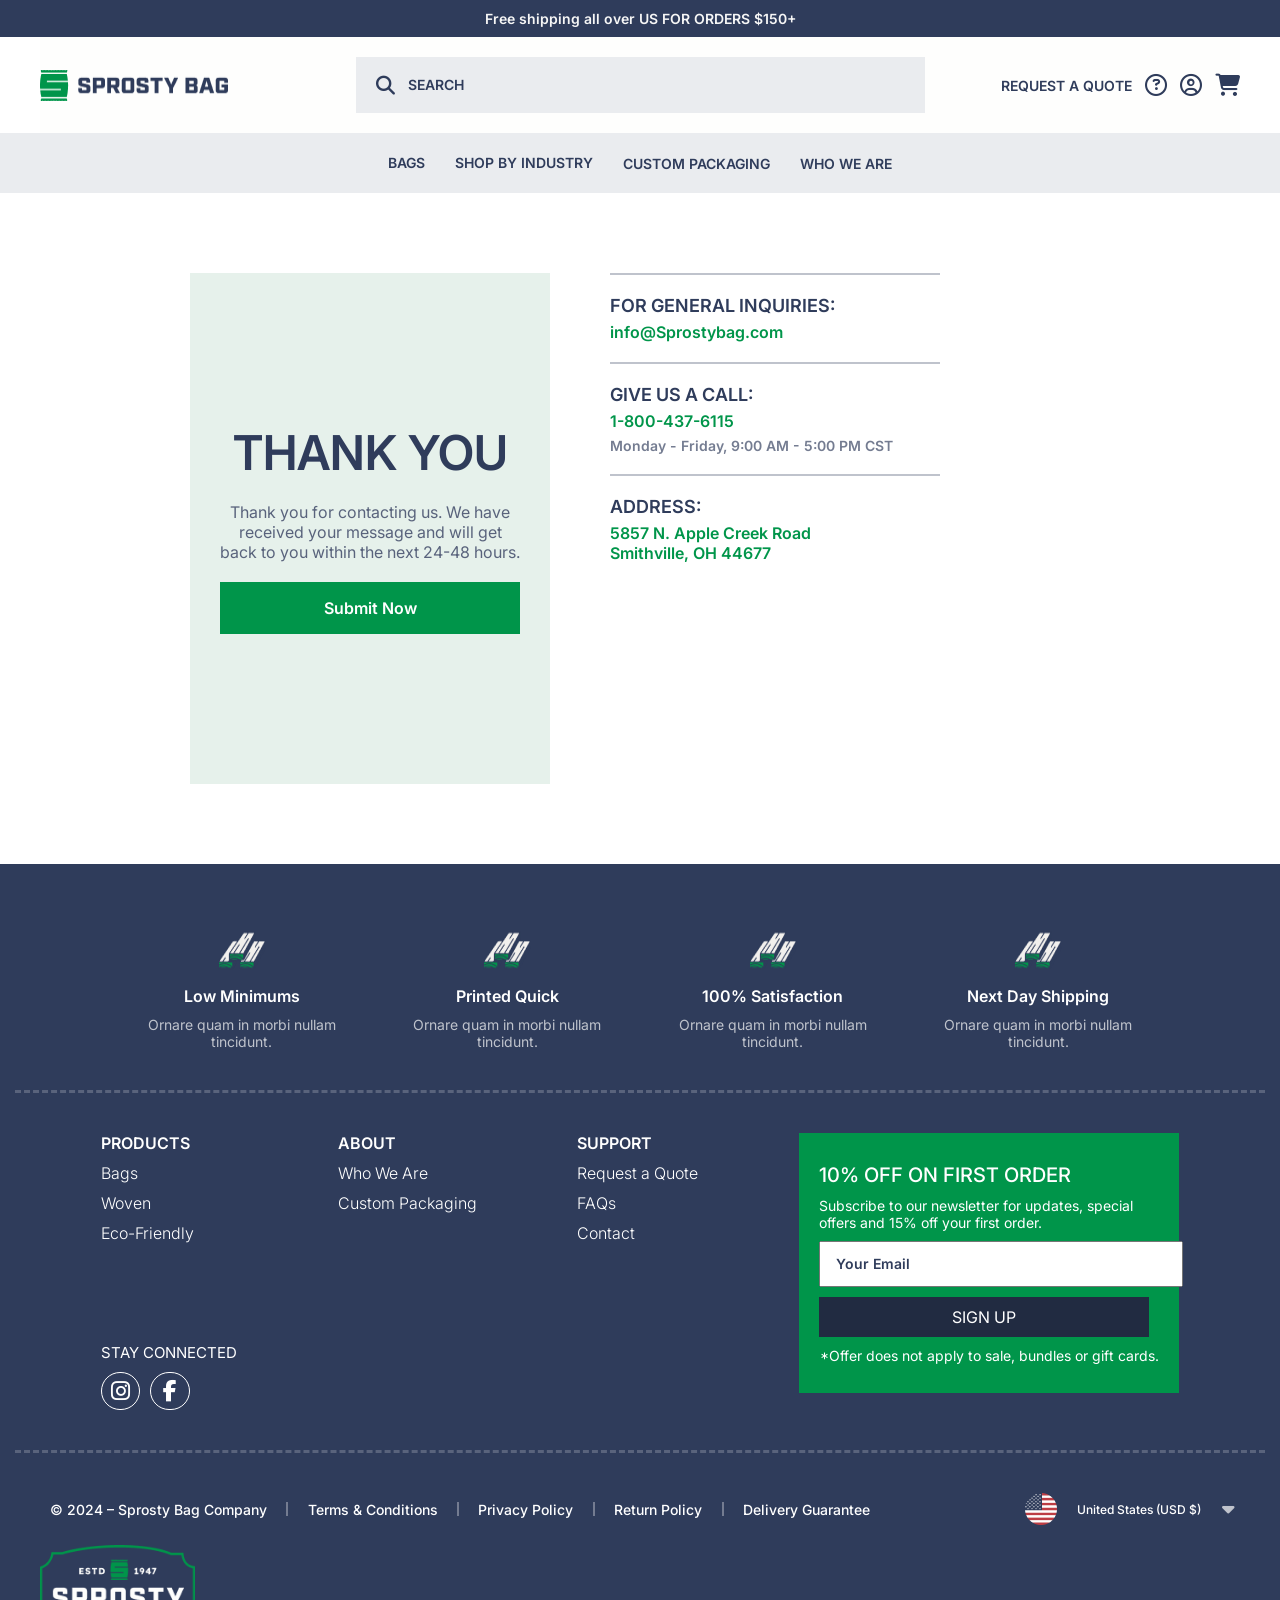
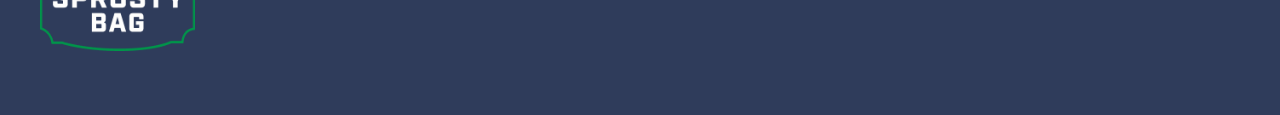
<file: thank.html>
<!DOCTYPE html>
<html lang="en">

<head>
    <meta charset="UTF-8">
    <meta name="viewport" content="width=device-width, initial-scale=1.0">
    <title>Document</title>
    <link rel="stylesheet" href="css/thanks.css">
    <link rel="stylesheet" href="https://cdnjs.cloudflare.com/ajax/libs/font-awesome/6.7.2/css/all.min.css">
</head>

<body>

    <header>
        <div class="announcement">
            <p>Free shipping all over US FOR ORDERS $150+</p>
        </div>
        <nav class="header">
            <div class="image">
                <a href="/index.html"><img src="image/Vector.png" alt="image" width="100%" height="100%"></a>
            </div>
            <div class="search">
                <div class="icon-search">
                    <i class="fa-solid fa-magnifying-glass"></i>
                    <input type="text" id="search" name="search" placeholder="SEARCH">
                </div>
                <div class="cross">
                    <i class="fa-solid fa-xmark"></i>
                </div>
            </div>
            <div class="icon">
                <a href="#">REQUEST A QUOTE</a>
                <div class="background">
                    <div class="request-popo">
                        <div class="icon-request">
                            <i class="fa-solid fa-xmark"></i>
                        </div>
                        <div class="heading">
                            <h3>REQUEST A QUOTE</h3>
                        </div>
                        <div class="discription">
                            <p>Lorem ipsum dolor sit amet consectetur. Augue bibendum hendrerit iaculis egestas urna
                                vitae
                                ut ut.</p>
                        </div>
                        <div class="inputs">
                            <div class="name-input">
                                <div class="first-name">
                                    <label>First Name*</label>
                                    <input type="text" name="first_name" placeholder="Jon">
                                </div>
                                <div class="last-name">
                                    <label>Last Name*</label>
                                    <input type="text" name="last_name" placeholder="Doe">
                                </div>
                            </div>
                            <div class="country-input">
                                <div class="company-name">
                                    <label>Company*</label>
                                    <input type="text" name="company" placeholder="Name Here">
                                </div>
                                <div class="zip-code">
                                    <label>Zip Code*</label>
                                    <input type="text" name="zip_code" placeholder="92804">
                                </div>
                            </div>
                            <div class="select-input">
                                <div class="product-name">
                                    <label>What Product(s) Are You Interested In?*</label>
                                    <select name="products">
                                        <option value="">Please select product(s)</option>
                                        <option value="product1">Product 1</option>
                                        <option value="product2">Product 2</option>
                                    </select>
                                </div>
                            </div>
                            <div class="product-quailty-input">
                                <div class="art-work">
                                    <label>Do You Have Artwork?*</label>
                                    <select name="have_artwork">
                                        <option value="yes">Yes</option>
                                        <option value="no">No</option>
                                    </select>
                                </div>
                                <div class="quailty">
                                    <label>Quantity*</label>
                                    <select name="quantity">
                                        <option value="">---</option>
                                        <option value="100">100</option>
                                        <option value="500">500</option>
                                        <option value="1000">1000</option>
                                    </select>
                                </div>
                            </div>
                            <div class="detail-input">
                                <label>Do You Have Artwork?</label>
                                <p>The more information you provide, the faster we’ll be able to get you what you need.
                                </p>
                                <textarea name="artwork_details" rows="5"></textarea>

                            </div>
                        </div>
                        <div class="button">
                            <button><a href="#">REQUEST QUOTE</a></button>
                        </div>
                    </div>
                </div>
                <div class="question">
                    <a href="/faqs.html"><i class="fa-regular fa-circle-question"></i></a>
                </div>
                <div class="user">
                    <i class="fa-regular fa-circle-user"></i>
                </div>
                <div class="cart">
                    <i class="fa-solid fa-cart-shopping"></i>
                </div>
            </div>
            <div class="mobile-view">
                <div class="none-mobile-menu">
                    <div class="none">
                        <div class="there-lines">
                            <div class="one-lines"></div>
                            <div class="one-lines"></div>
                            <div class="one-lines"></div>
                        </div>
                        <div class="search-icon-mobile">
                            <i class="fa-solid fa-magnifying-glass"></i>
                        </div>
                    </div>
                    <div class="image-mobile-menu-main">
                        <div class="image">
                            <img src="image/Vector (1).png" alt="image" width="100%" height="100%">
                        </div>
                    </div>
                    <div class="cart-icon-mobile-menu">
                        <div class="cart">
                            <i class="fa-solid fa-cart-shopping"></i>
                        </div>
                    </div>
                </div>
                <div class="show-mega-menu">
                    <div class="image">
                        <img src="image/Vector.png" alt="image" width="100%" height="100%">
                    </div>
                    <div class="cross-mobile">
                        <i class="fa-solid fa-xmark"></i>
                    </div>
                    <div class="search">
                        <div class="icon-search">
                            <i class="fa-solid fa-magnifying-glass"></i>
                            <input type="text" id="search" name="search" placeholder="SEARCH">
                        </div>
                        <div class="cross">
                            <i class="fa-solid fa-xmark"></i>
                        </div>
                    </div>
                    <div class="mega-menu">
                        <div class="bags">
                            <div class="icon-bag">
                                <a href="#">BAGS</a>
                                <i class="fa-solid fa-plus"></i>
                            </div>
                            <div class="bages-name">
                                <div class="woman">
                                    <a href="#">Woven</a>
                                </div>
                                <div class="woman">
                                    <a href="#">Paper Bags</a>
                                </div>
                                <div class="woman">
                                    <a href="#">Mylar Bags</a>
                                </div>
                                <div class="woman">
                                    <a href="#">Polypropylene Bags</a>
                                </div>
                                <div class="woman">
                                    <a href="#">Eco-Friendly Bags</a>
                                </div>
                                <div class="button">
                                    <a href="#">SHOP ALL BAGS</a>
                                </div>
                            </div>
                            <div class="line"></div>
                        </div>
                        <div class="shop">
                            <div class="icon-shop">
                                <a href="#">SHOP BY INDUSTRY</a>
                                <i class="fa-solid fa-plus"></i>
                            </div>
                            <div class="industry-name">
                                <div class="food">
                                    <a href="#">Agriculture</a>
                                </div>
                                <div class="food">
                                    <a href="#">Industrial</a>
                                </div>
                                <div class="food">
                                    <a href="#">Food</a>
                                </div>
                                <div class="food">
                                    <a href="#">Retail</a>
                                </div>
                                <div class="button">
                                    <a href="#">SHOP ALL BAGS</a>
                                </div>
                            </div>
                            <div class="line"></div>
                        </div>
                        <div class="custom">
                            <a href="#">CUSTOM PACKAGING</a>
                            <div class="line"></div>
                        </div>
                        <div class="who">
                            <a href="#">WHO WE ARE</a>
                            <div class="line"></div>
                        </div>
                        <div class="request">
                            <a href="#">REQUEST A QUOTE</a>
                            <div class="line"></div>
                        </div>
                        <div class="faqs">
                            <div class="faq">
                                <a href="#">FAQS</a>
                            </div>
                            <div class="account">
                                <a href="#">ACCOUNT</a>
                            </div>
                            <div class="content">
                                <a href="#">CONTACT</a>
                            </div>
                        </div>
                    </div>
                </div>
            </div>
        </nav>
        <div class="mega-menu">
            <div class="product-layoutbag">
                <div class="bags">
                    <a href="/bags.html">BAGS</a>
                </div>
                <div class="layout-bags">
                    <div class="heading">
                        <h2>FIND YOUR BAG</h2>
                    </div>
                    <div class="layout-product">
                        <div class="product-image-layout">
                            <a href="/product.html">
                                <div class="image">
                                    <img src="image/IMG (1)323.png" alt="image" width="100%" height="100%">
                                </div>
                                <div class="product-name">
                                    <h4>Woven</h4>
                                </div>
                                <div class="product-description">
                                    <p>Malesuada proin tellus pellentesque risus tortor.</p>
                                </div>
                            </a>
                        </div>
                        <div class="product-image-layout">
                            <a href="/product.html">
                                <div class="image">
                                    <img src="image/IMG (7).png" alt="image" width="100%" height="100%">
                                </div>
                                <div class="product-name">
                                    <h4>Papers Bags</h4>
                                </div>
                                <div class="product-description">
                                    <p>Nulla feugiat sagittis vestibulum tempus adipiscing at.</p>
                                </div>
                            </a>
                        </div>
                        <div class="product-image-layout">
                            <a href="/product.html">
                                <div class="image">
                                    <img src="image/333.png" alt="image" width="100%" height="100%">
                                </div>
                                <div class="product-name">
                                    <h4>Mylar Bags</h4>
                                </div>
                                <div class="product-description">
                                    <p>Laoreet id elementum eget laoreet penatibus enim.</p>
                                </div>
                            </a>
                        </div>
                        <div class="product-image-layout">
                            <a href="/product.html">
                                <div class="image">
                                    <img src="image/IMG (3)22.png" alt="image" width="100%" height="100%">
                                </div>
                                <div class="product-name">
                                    <h4>Polypropylene Bags</h4>
                                </div>
                                <div class="product-description">
                                    <p>Dui diam sit est tempus at integer proin feugiat.</p>
                                </div>
                            </a>
                        </div>
                        <div class="product-image-layout">
                            <a href="/product.html">
                                <div class="image">
                                    <img src="image/IMG (6).png" alt="image" width="100%" height="100%">
                                </div>
                                <div class="product-name">
                                    <h4>Eco-Friendly Bags</h4>
                                </div>
                                <div class="product-description">
                                    <p>Iaculis urna vitae sed tellus et vitae sit fusce.</p>
                                </div>
                            </a>
                        </div>
                    </div>
                    <div class="button-shop">
                        <a href="#">SHOP ALL BAGS</a>
                    </div>
                </div>
            </div>
            <div class="product-layoutshop">
                <div class="shop">
                    <a href="#">SHOP BY INDUSTRY</a>
                </div>
                <div class="layout-shop">
                    <div class="heading">
                        <h2>Bags By Industry</h2>
                    </div>
                    <div class="layout-product">
                        <div class="product-image-layout">
                            <a href="/product.html">
                                <div class="image">
                                    <img src="image/layout 4.png" alt="image" width="100%" height="100%">
                                </div>
                                <div class="product-name">
                                    <h4>Agriculture</h4>
                                </div>
                                <div class="product-description">
                                    <p>Lawn, Grain Bags, Compost Bags, Mulch Bags, Seeds, Grain, Produce.</p>
                                </div>
                            </a>
                        </div>
                        <div class="product-image-layout">
                            <a href="/product.html">
                                <div class="image">
                                    <img src="image/layout 3.png" alt="image" width="100%" height="100%">
                                </div>
                                <div class="product-name">
                                    <h4>Industrial</h4>
                                </div>
                                <div class="product-description">
                                    <p>Hardware, Chemicals, Fertilizer, Salt, Soil, FIBC</p>
                                </div>
                            </a>
                        </div>
                        <div class="product-image-layout">
                            <a href="/product.html">
                                <div class="image">
                                    <img src="image/layout 2.png" alt="image" width="100%" height="100%">
                                </div>
                                <div class="product-name">
                                    <h4>Food</h4>
                                </div>
                                <div class="product-description">
                                    <p>Coffee, Carry Out Bags, Baby Food, Dry Food, Frozen Food, Rice.</p>
                                </div>
                            </a>
                        </div>
                        <div class="product-image-layout">
                            <a href="/product.html">
                                <div class="image">
                                    <img src="image/layout 1.png" alt="image" width="100%" height="100%">
                                </div>
                                <div class="product-name">
                                    <h4>Retail</h4>
                                </div>
                                <div class="product-description">
                                    <p>Shopping Bags, T-Shirt Bags, Tote Bags, Custom Furniture Bags</p>
                                </div>
                            </a>
                        </div>
                    </div>
                    <div class="button-shop">
                        <a href="#">SHOP ALL INDUSTRIES</a>
                    </div>
                </div>
            </div>
            <div class="custom">
                <a href="/custom.html">CUSTOM PACKAGING</a>
            </div>
            <div class="who">
                <a href="/who-wo-are.html">WHO WE ARE</a>
            </div>
        </div>
    </header>
    <section class="search-bar">
        <div class="container">
            <div class="row">
                <div class="col">
                    <ul>
                        <h3>POPULAR SEARCHES</h3>
                        <li><a href="#">Woven</a></li>
                        <li><a href="#">Grain</a></li>
                        <li><a href="#">Tote Bags</a></li>
                    </ul>
                </div>
                <div class="line"></div>
                <div class="product-col">
                    <h4>TRENDING PRODUCTS</h4>
                    <ul class="product-deatial">
                        <li><a href="/product.html">
                                <div class="image">
                                    <img src="image/IMG (3).png" alt="image" width="100%" height="100%">
                                </div>
                            </a></li>
                        <a href="/product.html">
                            <h5>Polyproplyene Woven Mesh Bags</h5>
                            <p>Lorem ipsum dolor sit amet consectetur. Sed enim...</p>
                        </a>
                    </ul>
                </div>
                <div class="product-col">
                    <ul class="product-deatial">
                        <li><a href="/product.html">
                                <div class="image">
                                    <img src="image/IMG (2).png" alt="image" width="100%" height="100%">
                                </div>
                            </a></li>
                        <a href="/product.html">
                            <h5>Multi-Wall Paper Bags</h5>
                            <p>Tellus at nulla viverra viverra potenti urna. Eu massa...</p>
                        </a>
                    </ul>
                </div>
                <div class="product-col">
                    <ul class="product-deatial">
                        <li><a href="/product.html">
                                <div class="image">
                                    <img src="image/IMG (1).png" alt="image" width="100%" height="100%">
                                </div>
                            </a></li>
                        <a href="/product.html">
                            <h5>Laminated Paper Polypropylene Bags</h5>
                            <p>Tellus at nulla viverra viverra potenti urna. Eu massa...</p>
                        </a>
                    </ul>
                </div>
            </div>
        </div>
    </section>

    <section class="cart-popo">
        <div class="container">
            <div class="row">
                <div class="col">
                    <h4>YOUR CART <span>(2 ITEMS)</span></h4>
                    <div class="cross-cart">
                        <i class="fa-solid fa-xmark"></i>
                    </div>
                </div>
                <div class="shoping">
                    <h3>You’re <span>$105.50 away</span> from FREE shipping!</h3>
                    <div class="line">
                        <div class="fill"></div>
                    </div>
                </div>
                <div class="product-gap">
                    <div class="product-shoping">
                        <div class="image">
                            <img src="image/1.png" alt="image" width="100%" height="100%">
                        </div>
                        <div class="detail">
                            <div class="product-name">
                                <h4>Polyproplyene Woven Mesh Bags</h4>
                                <div class="price">
                                    <div class="orignal-price">$220</div>
                                    <div class="comprice-price">$250</div>
                                </div>
                            </div>
                            <div class="color-name">
                                <p>Color: White</p>
                            </div>
                            <div class="size">
                                <p>Size: Standard Size</p>
                            </div>
                            <div class="quailty">
                                <p>Quantity: 100 ($2.50/unit)</p>
                            </div>
                            <div class="last">
                                <div class="stook-plus">
                                    <span class="decrement">-</span>
                                    <span class="value">1</span>
                                    <span class="increment">+</span>
                                </div>
                                <div class="dealte">
                                    <i class="fa-solid fa-trash"></i>
                                </div>
                            </div>
                        </div>
                    </div>
                    <div class="line"></div>
                    <div class="product-shoping">
                        <div class="image">
                            <img src="image/1.png" alt="image" width="100%" height="100%">
                        </div>
                        <div class="detail">
                            <div class="product-name">
                                <h4>Polyproplyene Woven Mesh Bags</h4>
                                <div class="price">
                                    <div class="orignal-price">$220</div>
                                    <div class="comprice-price">$250</div>
                                </div>
                            </div>
                            <div class="color-name">
                                <p>Color: White</p>
                            </div>
                            <div class="size">
                                <p>Size: Standard Size</p>
                            </div>
                            <div class="quailty">
                                <p>Quantity: 100 ($2.50/unit)</p>
                            </div>
                            <div class="last">
                                <div class="stook-plus">
                                    <span class="decrement">-</span>
                                    <span class="value">1</span>
                                    <span class="increment">+</span>
                                </div>
                                <div class="dealte">
                                    <i class="fa-solid fa-trash"></i>
                                </div>
                            </div>
                        </div>
                    </div>
                    <div class="line"></div>
                </div>
                <div class="checkout">
                    <div class="subtotal">
                        <div class="iteam">
                            <h2>SUBTOTAL</h2>
                            <h3>(2 ITEMS)</h3>
                        </div>
                        <div class="price">
                            <p>$350</p>
                        </div>
                    </div>
                    <div class="proceed-checkout">
                        <div class="image">
                            <img src="image/checkout.png" alt="image" width="100%" height="100%">
                        </div>
                        <div class="pro-check">
                            <span>PROCEED TO CHECKOUT</span>
                        </div>
                    </div>
                    <div class="last-icon">
                        <div class="one-name">
                            <div class="icon-image">
                                <img src="image/ICON.png" alt="image" width="100%" height="100%">
                            </div>
                            <div class="icon-name">
                                <span>Secure Payment</span>
                            </div>
                        </div>
                        <div class="two-name">
                            <div class="icon-image">
                                <img src="image/ICON.png" alt="image" width="100%" height="100%">
                            </div>
                            <div class="icon-name">
                                <span>100% Satisfaction</span>
                            </div>
                        </div>
                    </div>
                </div>
            </div>
        </div>
    </section>

    <section class="thank-you">
        <div class="container">
            <div class="row">
                <div class="col">
                    <div class="heading">
                        <span>THANK YOU</span>
                    </div>
                    <div class="discription">
                        <p>Thank you for contacting us. We have received your message and will get back to you within
                            the next 24-48 hours.</p>
                    </div>
                    <div class="button">
                        <button><a href="#">Submit Now</a></button>
                    </div>
                </div>
                <div class="thank-you-detail">
                    <div class="line"></div>
                    <div class="Inquiries">
                        <span>FOR GENERAL INQUIRIES:</span>
                        <p>info@Sprostybag.com</p>
                    </div>
                    <div class="line"></div>
                    <div class="call">
                        <span>GIVE US A CALL:</span>
                        <p>1-800-437-6115</p>
                        <p class="change">Monday - Friday, 9:00 AM - 5:00 PM CST</p>
                    </div>
                    <div class="line"></div>
                    <div class="address">
                        <span>ADDRESS:</span>
                        <p>5857 N. Apple Creek Road<br> Smithville, OH 44677</p>
                    </div>
                </div>
            </div>
        </div>
    </section>

    <footer>
        <div class="footer">
            <div class="first-col-footer">
                <div class="low">
                    <div class="image">
                        <img src="image/ICON.png" alt="image" width="100%" height="100%">
                    </div>
                    <div class="name">
                        <h5>Low Minimums</h5>
                    </div>
                    <div class="discription">
                        <p>Ornare quam in morbi nullam tincidunt.</p>
                    </div>
                </div>
                <div class="low">
                    <div class="image">
                        <img src="image/ICON.png" alt="image" width="100%" height="100%">
                    </div>
                    <div class="name">
                        <h5>Printed Quick</h5>
                    </div>
                    <div class="discription">
                        <p>Ornare quam in morbi nullam tincidunt.</p>
                    </div>
                </div>
                <div class="low">
                    <div class="image">
                        <img src="image/ICON.png" alt="image" width="100%" height="100%">
                    </div>
                    <div class="name">
                        <h5>100% Satisfaction</h5>
                    </div>
                    <div class="discription">
                        <p>Ornare quam in morbi nullam tincidunt.</p>
                    </div>
                </div>
                <div class="low">
                    <div class="image">
                        <img src="image/ICON.png" alt="image" width="100%" height="100%">
                    </div>
                    <div class="name">
                        <h5>Next Day Shipping</h5>
                    </div>
                    <div class="discription">
                        <p>Ornare quam in morbi nullam tincidunt.</p>
                    </div>
                </div>
            </div>
            <div class="dashed-line"></div>
            <div class="dashed-line-mobile"></div>
            <div class="secend-col-footer">
                <div class="products">
                    <ul>
                        PRODUCTS
                        <li>Bags</li>
                        <li>Woven</li>
                        <li>Eco-Friendly</li>
                    </ul>
                    <div class="content-icon">
                        <div class="icon-heading">
                            <p>STAY CONNECTED</p>
                        </div>
                        <div class="icon-footer">
                            <div class="instgram-icon">
                                <i class="fa-brands fa-instagram"></i>
                            </div>
                            <div class="facebook-icon">
                                <i class="fa-brands fa-facebook-f"></i>
                            </div>
                        </div>
                    </div>
                </div>
                <div class="about">
                    <ul>
                        ABOUT
                        <li>Who We Are</li>
                        <li>Custom Packaging</li>
                    </ul>
                </div>
                <div class="support">
                    <ul>
                        SUPPORT
                        <li>Request a Quote</li>
                        <li>FAQs</li>
                        <li>Contact</li>
                    </ul>
                </div>
                <div class="email-div-footer">
                    <div class="heading">
                        <p>10% OFF ON FIRST ORDER</p>
                    </div>
                    <div class="discription">
                        <p>Subscribe to our newsletter for updates, special offers and 15% off your first order.</p>
                    </div>
                    <div class="email-input">
                        <input type="email" placeholder="Your Email">
                    </div>
                    <div class="sign-up-button">
                        <a href="#">SIGN UP</a>
                    </div>
                    <div class="other-discription">
                        <p>*Offer does not apply to sale, bundles or gift cards.</p>
                    </div>
                </div>
            </div>
            <div class="secend-col-footer-mobile">
                <div class="email-div-footer">
                    <div class="heading">
                        <p>10% OFF ON FIRST ORDER</p>
                    </div>
                    <div class="discription">
                        <p>Subscribe to our newsletter for updates, special offers and 15% off your first order.</p>
                    </div>
                    <div class="email-input">
                        <input type="email" placeholder="Your Email">
                    </div>
                    <div class="sign-up-button">
                        <a href="#">SIGN UP</a>
                    </div>
                    <div class="other-discription">
                        <p>*Offer does not apply to sale, bundles or gift cards.</p>
                    </div>
                </div>
                <div class="mobile-view-footer">
                    <div class="content-icon">
                        <div class="icon-heading">
                            <p>STAY CONNECTED</p>
                        </div>
                        <div class="icon-footer">
                            <div class="instgram-icon">
                                <i class="fa-brands fa-instagram"></i>
                            </div>
                            <div class="facebook-icon">
                                <i class="fa-brands fa-facebook-f"></i>
                            </div>
                        </div>
                    </div>
                    <div class="products">
                        <div class="section-header">
                            <span>PRODUCTS</span>
                            <i class="fa-solid fa-plus toggle-icon"></i>
                        </div>
                        <ul class="section-list">
                            <li>Bags</li>
                            <li>Woven</li>
                            <li>Eco-Friendly</li>
                        </ul>
                    </div>
                    <div class="dashed-line-mobile"></div>
                    <div class="about">
                        <div class="section-header">
                            <span>ABOUT</span>
                            <i class="fa-solid fa-plus toggle-icon"></i>
                        </div>
                        <ul class="section-list">
                            <li>Who We Are</li>
                            <li>Custom Packaging</li>
                        </ul>
                    </div>
                    <div class="dashed-line-mobile"></div>
                    <div class="support">
                        <div class="section-header">
                            <span>SUPPORT</span>
                            <i class="fa-solid fa-plus toggle-icon"></i>
                        </div>
                        <ul class="section-list">
                            <li>Request a Quote</li>
                            <li>FAQs</li>
                            <li>Contact</li>
                        </ul>
                    </div>
                    <div class="dashed-line-mobile"></div>
                </div>
            </div>
            <div class="dashed-line"></div>
            <div class="third-col-footer">
                <div class="list-and-flag">
                    <div class="list">
                        <div class="bag-company">
                            <a href="#">© 2024 – Sprosty Bag Company</a>
                        </div>
                        <div class="line"></div>
                        <div class="bag-company">
                            <a href="#">Terms & Conditions</a>
                        </div>
                        <div class="line"></div>
                        <div class="bag-company">
                            <a href="#">Privacy Policy</a>
                        </div>
                        <div class="line"></div>
                        <div class="bag-company">
                            <a href="#">Return Policy</a>
                        </div>
                        <div class="line"></div>
                        <div class="bag-company">
                            <a href="#">Delivery Guarantee</a>
                        </div>
                    </div>
                    <div class="list-mobile">
                        <div class="bag-company">
                            <a href="#">© 2024 – Sprosty Bag Company</a>
                        </div>
                    </div>
                    <div class="dashed-line-mobile"></div>
                    <div class="flag">
                        <div class="image">
                            <img src="image/FLAG.png" alt="image" width="100%" height="100%">
                        </div>
                        <div class="country-name">
                            <p id="selected-country">United States (USD $)</p>
                        </div>
                        <div class="country-name-show" id="country-dropdown">
                            <span>Pakistan</span>
                            <span>Lahore</span>
                        </div>
                        <div class="icon" id="flag-icon">
                            <i class="fa-solid fa-caret-down"></i>
                        </div>
                    </div>
                </div>
                <div class="last-logo">
                    <div class="image">
                        <img src="image/Logo.png" alt="image" width="100%" height="100%">
                    </div>
                </div>
            </div>
        </div>
    </footer>

    <script>
        const flagIcon = document.getElementById('flag-icon');
        const dropdown = document.getElementById('country-dropdown');
        const selectedText = document.getElementById('selected-country');

        // Toggle dropdown
        flagIcon.addEventListener('click', function (e) {
            e.stopPropagation();
            dropdown.style.display = dropdown.style.display === 'flex' ? 'none' : 'flex';
        });

        // Swap country name between selectedText and clicked span
        document.querySelectorAll('#country-dropdown span').forEach(span => {
            span.addEventListener('click', function () {
                const temp = selectedText.textContent;
                selectedText.textContent = this.textContent;
                this.textContent = temp; // swap back the old one into dropdown
                dropdown.style.display = 'none';
            });
        });

        // Close dropdown when clicked outside
        document.addEventListener('click', function (e) {
            if (!dropdown.contains(e.target) && !flagIcon.contains(e.target)) {
                dropdown.style.display = 'none';
            }
        });
    </script>


    <script>
        document.querySelectorAll('.mobile-view-footer .toggle-icon').forEach(icon => {
            icon.addEventListener('click', function () {
                const parentSection = this.closest('.products, .about, .support');
                parentSection.classList.toggle('active');

                // Swap + and − icons
                if (this.classList.contains('fa-plus')) {
                    this.classList.remove('fa-plus');
                    this.classList.add('fa-minus');
                } else {
                    this.classList.remove('fa-minus');
                    this.classList.add('fa-plus');
                }
            });
        });
    </script>

    <script>
        document.addEventListener("DOMContentLoaded", function () {
            const searchInput = document.getElementById("search");
            const searchBar = document.querySelector(".search-bar");
            const crossIcon = document.querySelector(".cross");
            const iconSearch = document.querySelector(".icon-search");

            // Show search-bar and cross on input focus
            searchInput.addEventListener("focus", function () {
                searchBar.classList.add("active");
                crossIcon.style.display = "block";
            });

            // Hide both when cross is clicked
            crossIcon.addEventListener("click", function () {
                searchBar.classList.remove("active");
                crossIcon.style.display = "none";
            });

            // Hide when clicking anywhere outside input, cross, and search-bar
            document.addEventListener("click", function (e) {
                const isClickInside = searchInput.contains(e.target) ||
                    crossIcon.contains(e.target) ||
                    searchBar.contains(e.target) ||
                    iconSearch.contains(e.target);

                if (!isClickInside) {
                    searchBar.classList.remove("active");
                    crossIcon.style.display = "none";
                }
            });
        });
    </script>

    <script>
        document.addEventListener("DOMContentLoaded", function () {
            const container = document.querySelector(".stook-plus");
            const decrementBtn = container.querySelector(".decrement");
            const incrementBtn = container.querySelector(".increment");
            const valueSpan = container.querySelector(".value");

            function updateWidth() {
                // Auto width adjustment based on content
                valueSpan.style.width = valueSpan.scrollWidth + "px";
            }

            decrementBtn.addEventListener("click", function () {
                let currentValue = parseInt(valueSpan.textContent);
                if (currentValue > 1) {
                    valueSpan.textContent = currentValue - 1;
                    updateWidth();
                }
            });

            incrementBtn.addEventListener("click", function () {
                let currentValue = parseInt(valueSpan.textContent);
                valueSpan.textContent = currentValue + 1;
                updateWidth();
            });

            // Initialize width on load
            updateWidth();
        });
    </script>

    <script>
        const cartIcons = document.querySelectorAll('.cart'); // select ALL cart icons
        const cartPopup = document.querySelector('.cart-popo');
        const cartClose = document.querySelector('.cross-cart');

        // Add click event to every cart icon
        cartIcons.forEach((icon) => {
            icon.addEventListener('click', () => {
                cartPopup.classList.add('active');
            });
        });

        // Close button
        cartClose.addEventListener('click', () => {
            cartPopup.classList.remove('active');
        });

        // Click outside to close
        cartPopup.addEventListener('click', (e) => {
            if (e.target === cartPopup) {
                cartPopup.classList.remove('active');
            }
        });
    </script>

    <script>
        document.addEventListener("DOMContentLoaded", function () {
            const fill = document.querySelector('.fill');
            const valueSpan = document.querySelector('.value');
            const incrementBtn = document.querySelector('.increment');
            const decrementBtn = document.querySelector('.decrement');

            let progress = 0; // % (0 to 100)
            let quantity = 0; // product count

            function updateUI() {
                fill.style.width = progress + '%';
                valueSpan.textContent = quantity;
            }

            incrementBtn.addEventListener('click', function () {
                if (progress < 100) {
                    progress += 10;
                    quantity++;
                    updateUI();
                }
            });

            decrementBtn.addEventListener('click', function () {
                if (progress > 0) {
                    progress -= 10;
                    quantity--;
                    updateUI();
                }
            });

            updateUI(); // Initial load
        });
    </script>

    <script>
        document.addEventListener("DOMContentLoaded", function () {
            const toggles = document.querySelectorAll('.icon-bag, .icon-shop');

            toggles.forEach(toggle => {
                toggle.addEventListener('click', function () {
                    const icon = this.querySelector('i');
                    const label = this.querySelector('a');
                    const dropdown = this.nextElementSibling;

                    const isOpen = dropdown.style.display === 'flex';

                    // Close all dropdowns
                    document.querySelectorAll('.bages-name, .industry-name').forEach(el => {
                        el.style.display = 'none';
                    });

                    // Reset all icons and labels
                    toggles.forEach(t => {
                        const i = t.querySelector('i');
                        const a = t.querySelector('a');
                        i.classList.remove('fa-minus');
                        i.classList.add('fa-plus');
                        i.style.color = '#2F3C5B';
                        a.classList.remove('active-label');
                    });

                    // If not open, open this one
                    if (!isOpen) {
                        dropdown.style.display = 'flex';
                        dropdown.style.flexDirection = 'column';
                        dropdown.style.gap = '8px';

                        icon.classList.remove('fa-plus');
                        icon.classList.add('fa-minus');
                        icon.style.color = 'green';
                        label.classList.add('active-label');
                    }
                });
            });
        });
    </script>

    <script>
        const bags = document.querySelector(".bags");
        const layoutBag = document.querySelector(".product-layoutbag");

        let isFixed = false;

        bags.addEventListener("click", (e) => {
            e.preventDefault(); // stop default link behavior
            isFixed = true;
            layoutBag.classList.add("fixed");
            bags.classList.add("active");
        });

        layoutBag.addEventListener("mouseleave", () => {
            if (!isFixed) {
                layoutBag.classList.remove("fixed");
                bags.classList.remove("active");
            }
        });

        document.addEventListener("click", (e) => {
            if (!layoutBag.contains(e.target) && !bags.contains(e.target)) {
                layoutBag.classList.remove("fixed");
                bags.classList.remove("active");
                isFixed = false;
            }
        });

    </script>

    <script>
        const shop = document.querySelector(".shop");
        const layoutShop = document.querySelector(".product-layoutshop");

        let isFixedShop = false;

        shop.addEventListener("click", (e) => {
            e.preventDefault(); // stop default link behavior
            isFixedShop = true;
            layoutShop.classList.add("fixed");
            shop.classList.add("active");
        });

        layoutShop.addEventListener("mouseleave", () => {
            if (!isFixedShop) {
                layoutShop.classList.remove("fixed");
                shop.classList.remove("active");
            }
        });

        document.addEventListener("click", (e) => {
            if (!layoutShop.contains(e.target) && !shop.contains(e.target)) {
                layoutShop.classList.remove("fixed");
                shop.classList.remove("active");
                isFixedShop = false;
            }
        });

    </script>

    <script>
        document.addEventListener("DOMContentLoaded", function () {
            const menuBtn = document.querySelector(".there-lines");
            const megaMenu = document.querySelector(".show-mega-menu");
            const closeBtn = document.querySelector(".cross-mobile");

            // Show menu
            menuBtn.addEventListener("click", function () {
                megaMenu.classList.add("active");
            });

            // Hide menu
            closeBtn.addEventListener("click", function () {
                megaMenu.classList.remove("active");
            });
        });
    </script>

    <script>
        document.addEventListener("DOMContentLoaded", function () {
            const quoteBtn = document.querySelector('.icon a'); // "Request A Quote" link
            const background = document.querySelector('.background'); // overlay
            const closeBtn = document.querySelector('.icon-request'); // close icon

            quoteBtn.addEventListener('click', function (e) {
                e.preventDefault();
                background.classList.add('active');
            });

            closeBtn.addEventListener('click', function () {
                background.classList.remove('active');
            });

            // Optional: Click outside to close
            background.addEventListener('click', function (e) {
                if (e.target === background) {
                    background.classList.remove('active');
                }
            });
        });
    </script>
</body>

</html>
</file>
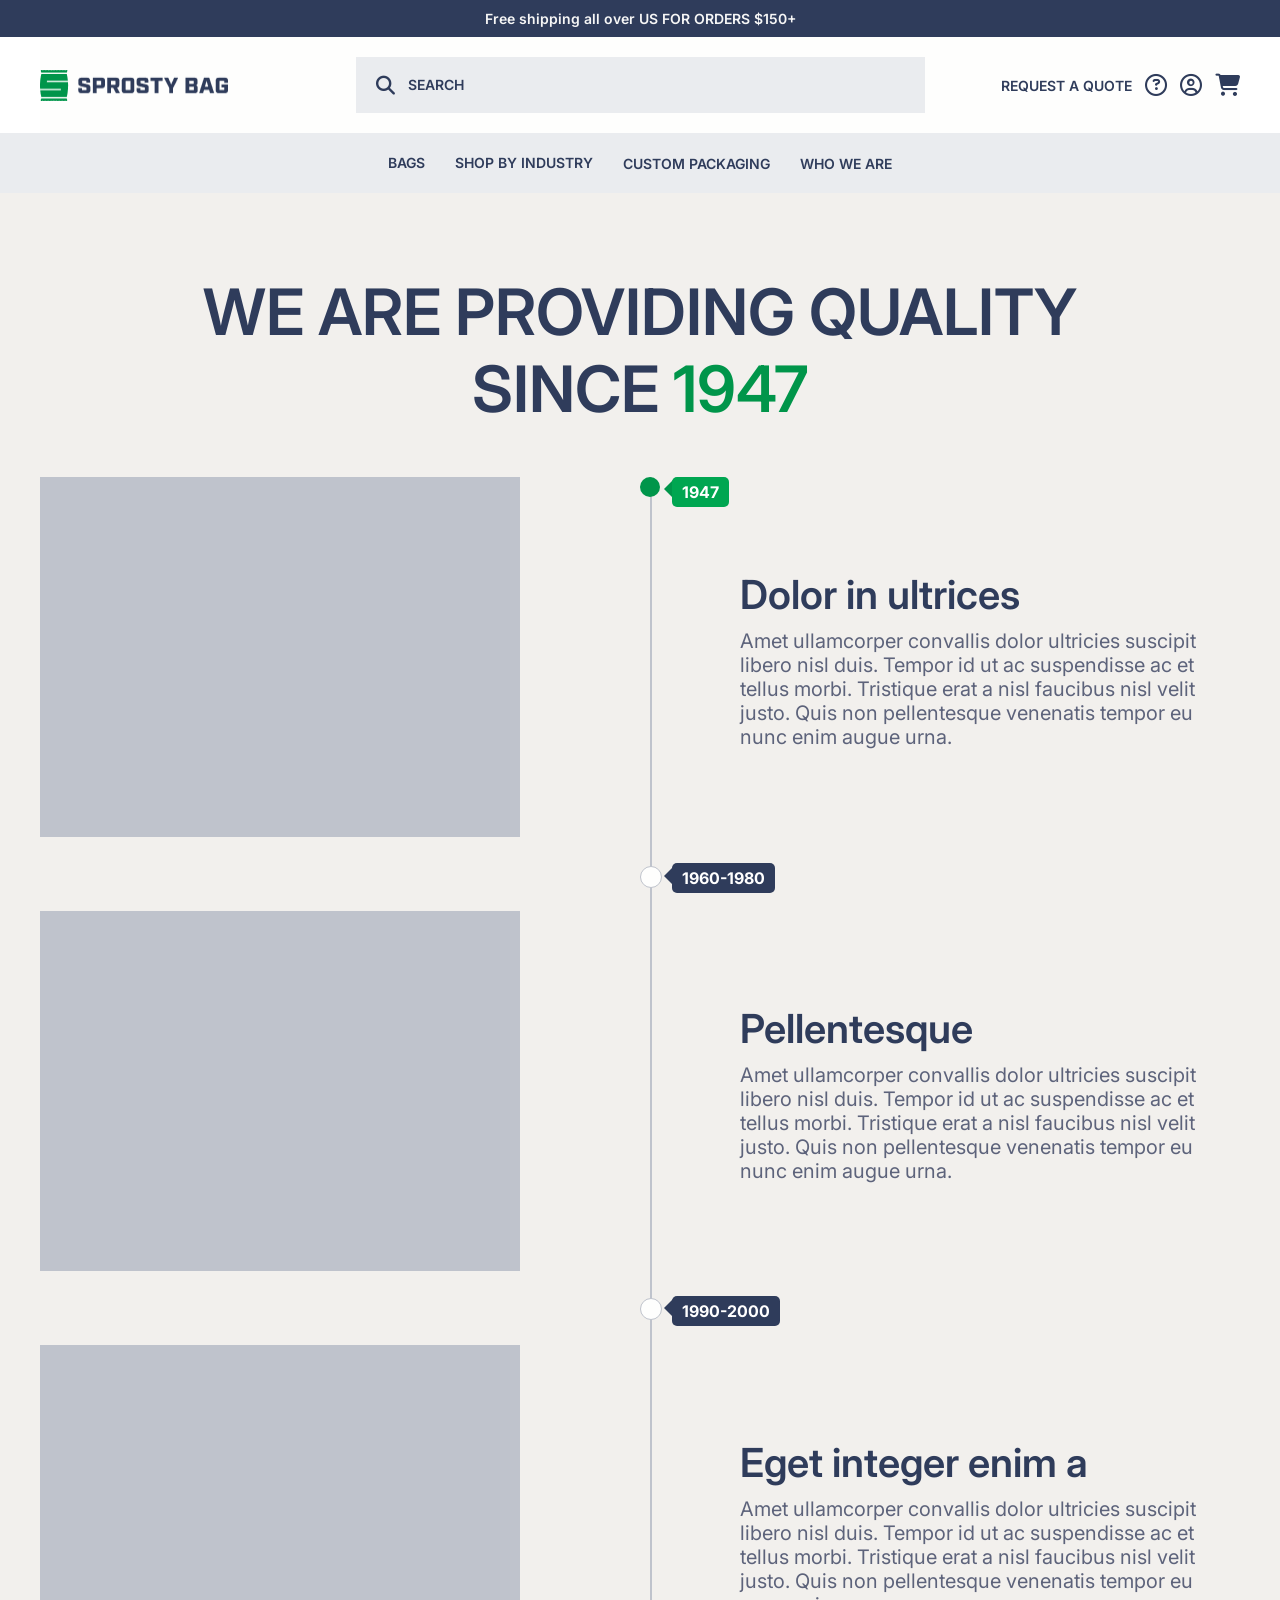
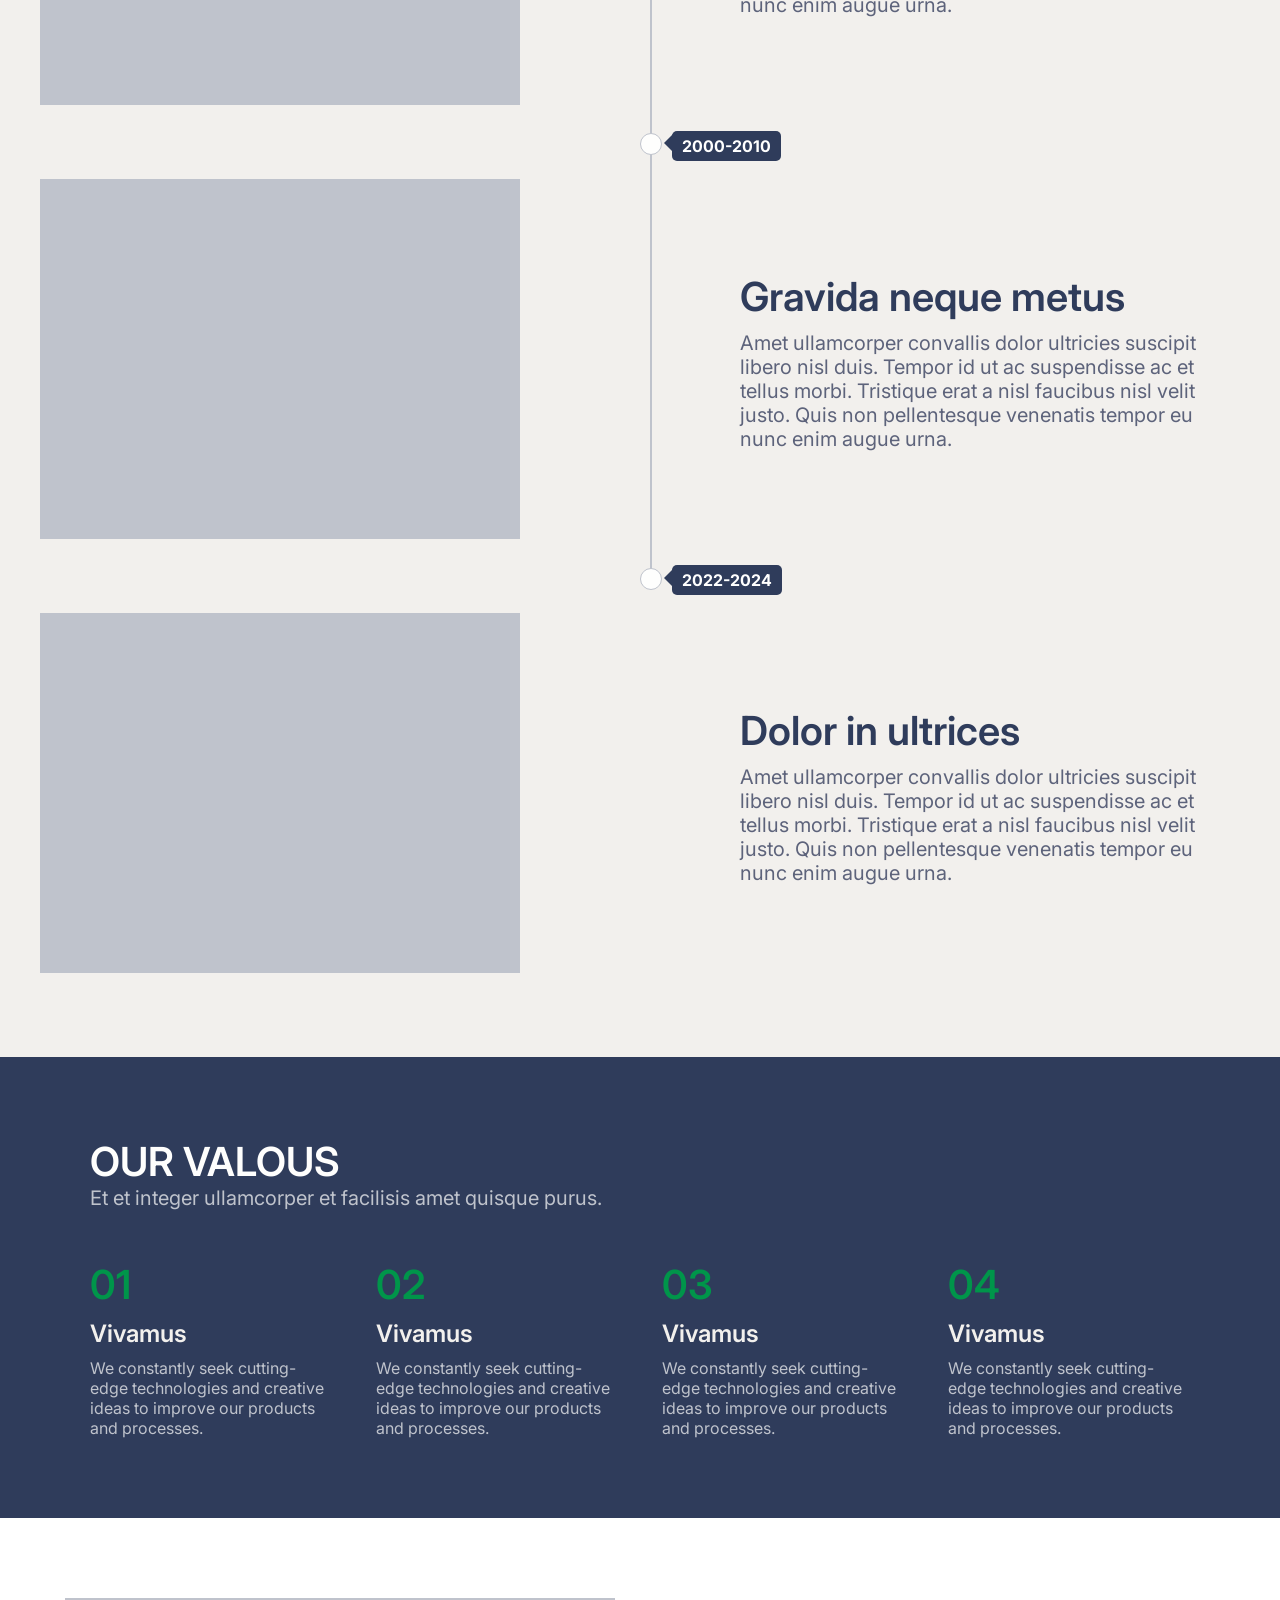
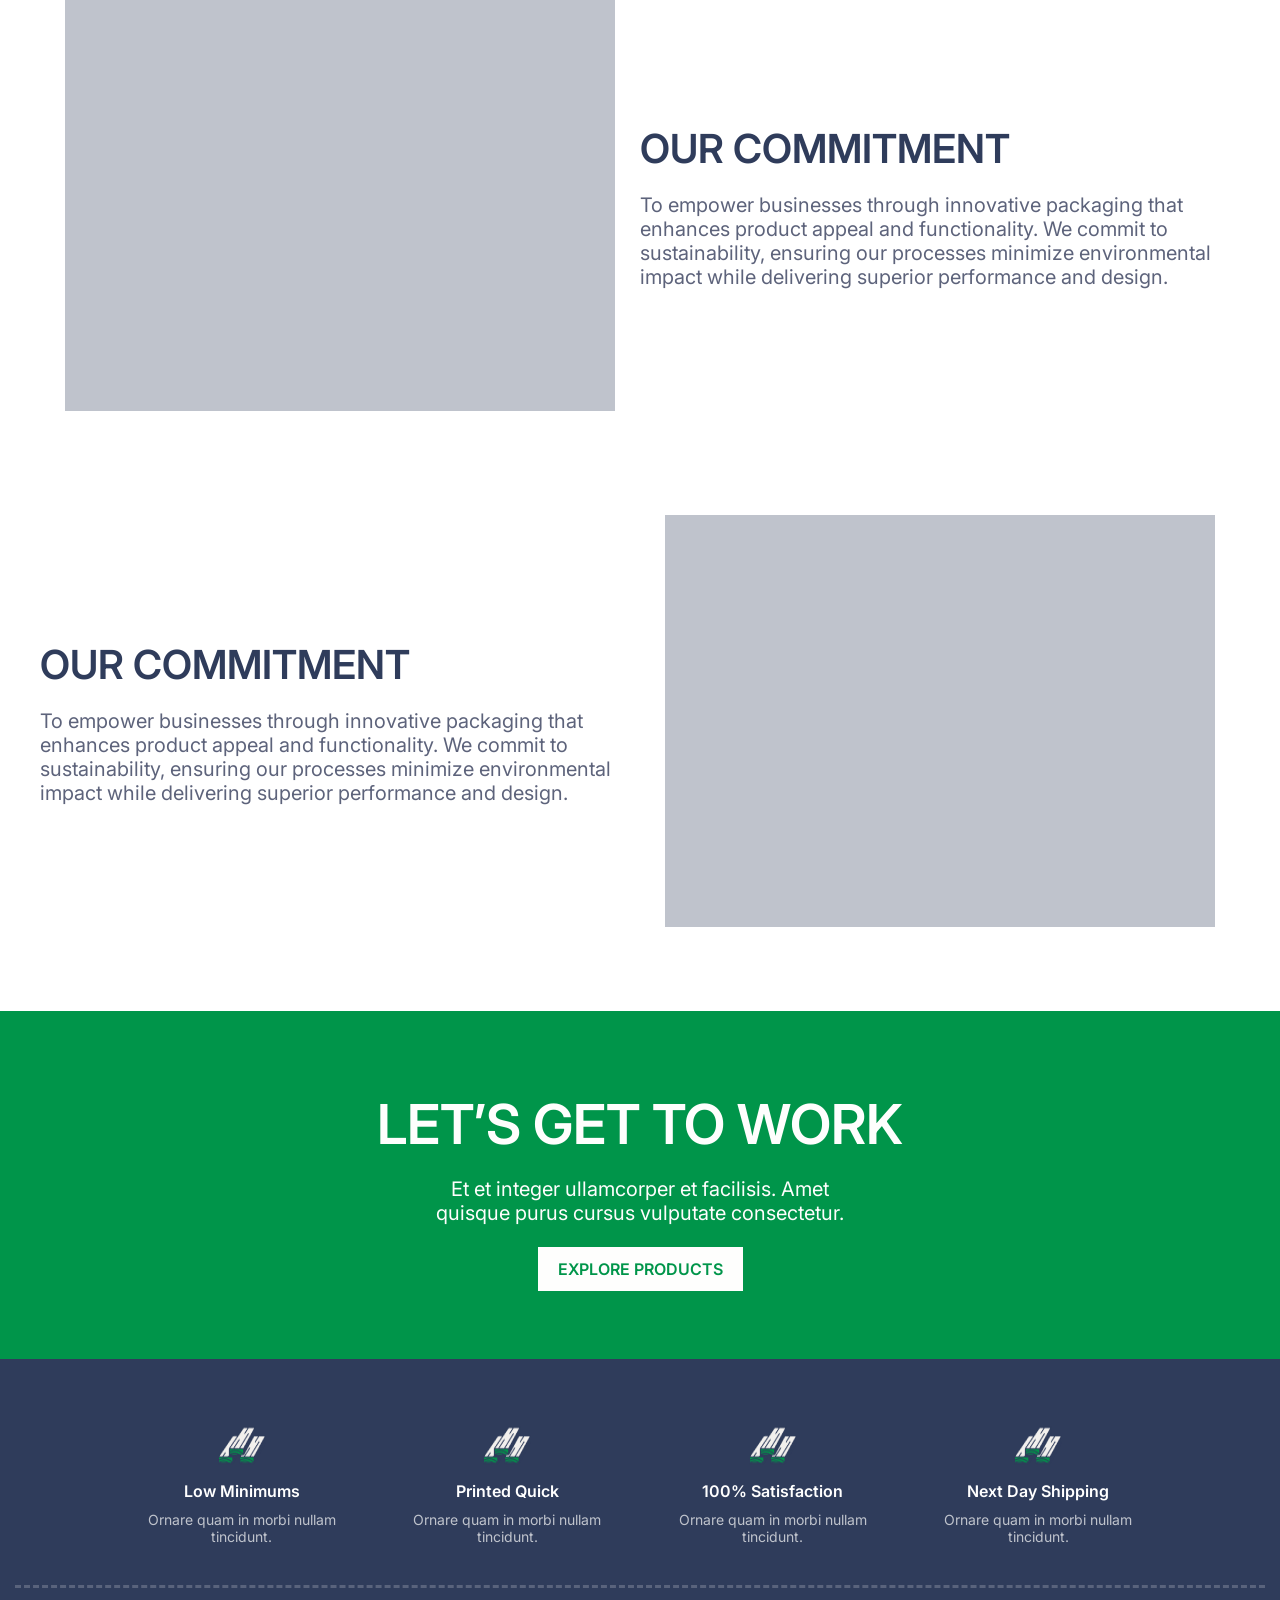
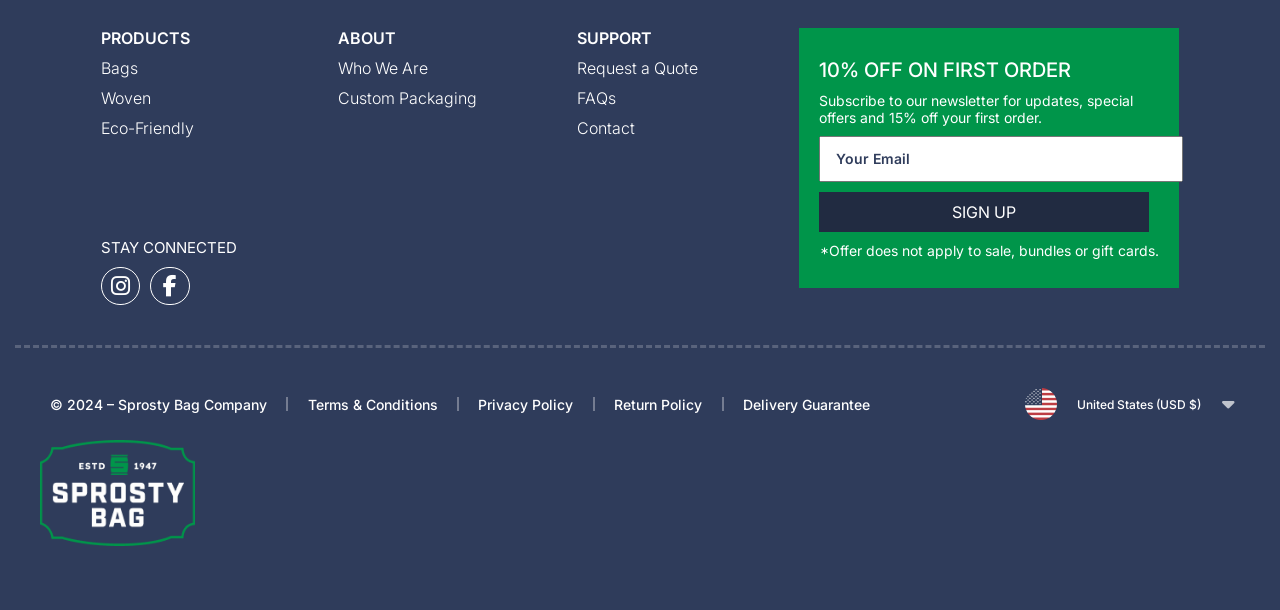
<file: who-wo-are.html>
<!DOCTYPE html>
<html lang="en">

<head>
    <meta charset="UTF-8">
    <meta name="viewport" content="width=device-width, initial-scale=1.0">
    <title>Document</title>
    <link rel="stylesheet" href="css/who-we-are.css">
    <link rel="stylesheet" href="https://cdnjs.cloudflare.com/ajax/libs/font-awesome/6.7.2/css/all.min.css">
    <link rel="stylesheet" href="https://cdn.jsdelivr.net/npm/swiper@11/swiper-bundle.min.css" />
</head>

<body>

    <header>
        <div class="announcement">
            <p>Free shipping all over US FOR ORDERS $150+</p>
        </div>
        <nav class="header">
            <div class="image">
                <a href="/index.html"><img src="image/Vector.png" alt="image" width="100%" height="100%"></a>
            </div>
            <div class="search">
                <div class="icon-search">
                    <i class="fa-solid fa-magnifying-glass"></i>
                    <input type="text" id="search" name="search" placeholder="SEARCH">
                </div>
                <div class="cross">
                    <i class="fa-solid fa-xmark"></i>
                </div>
            </div>
            <div class="icon">
                <a href="#">REQUEST A QUOTE</a>
                <div class="background">
                    <div class="request-popo">
                        <div class="icon-request">
                            <i class="fa-solid fa-xmark"></i>
                        </div>
                        <div class="heading">
                            <h3>REQUEST A QUOTE</h3>
                        </div>
                        <div class="discription">
                            <p>Lorem ipsum dolor sit amet consectetur. Augue bibendum hendrerit iaculis egestas urna
                                vitae
                                ut ut.</p>
                        </div>
                        <div class="inputs">
                            <div class="name-input">
                                <div class="first-name">
                                    <label>First Name*</label>
                                    <input type="text" name="first_name" placeholder="Jon">
                                </div>
                                <div class="last-name">
                                    <label>Last Name*</label>
                                    <input type="text" name="last_name" placeholder="Doe">
                                </div>
                            </div>
                            <div class="country-input">
                                <div class="company-name">
                                    <label>Company*</label>
                                    <input type="text" name="company" placeholder="Name Here">
                                </div>
                                <div class="zip-code">
                                    <label>Zip Code*</label>
                                    <input type="text" name="zip_code" placeholder="92804">
                                </div>
                            </div>
                            <div class="select-input">
                                <div class="product-name">
                                    <label>What Product(s) Are You Interested In?*</label>
                                    <select name="products">
                                        <option value="">Please select product(s)</option>
                                        <option value="product1">Product 1</option>
                                        <option value="product2">Product 2</option>
                                    </select>
                                </div>
                            </div>
                            <div class="product-quailty-input">
                                <div class="art-work">
                                    <label>Do You Have Artwork?*</label>
                                    <select name="have_artwork">
                                        <option value="yes">Yes</option>
                                        <option value="no">No</option>
                                    </select>
                                </div>
                                <div class="quailty">
                                    <label>Quantity*</label>
                                    <select name="quantity">
                                        <option value="">---</option>
                                        <option value="100">100</option>
                                        <option value="500">500</option>
                                        <option value="1000">1000</option>
                                    </select>
                                </div>
                            </div>
                            <div class="detail-input">
                                <label>Do You Have Artwork?</label>
                                <p>The more information you provide, the faster we’ll be able to get you what you need.
                                </p>
                                <textarea name="artwork_details" rows="5"></textarea>

                            </div>
                        </div>
                        <div class="button">
                            <button><a href="#">REQUEST QUOTE</a></button>
                        </div>
                    </div>
                </div>
                <div class="question">
                    <a href="/faqs.html"><i class="fa-regular fa-circle-question"></i></a>
                </div>
                <div class="user">
                    <i class="fa-regular fa-circle-user"></i>
                </div>
                <div class="cart">
                    <i class="fa-solid fa-cart-shopping"></i>
                </div>
            </div>
            <div class="mobile-view">
                <div class="none-mobile-menu">
                    <div class="none">
                        <div class="there-lines">
                            <div class="one-lines"></div>
                            <div class="one-lines"></div>
                            <div class="one-lines"></div>
                        </div>
                        <div class="search-icon-mobile">
                            <i class="fa-solid fa-magnifying-glass"></i>
                        </div>
                    </div>
                    <div class="image-mobile-menu-main">
                        <div class="image">
                            <img src="image/Vector (1).png" alt="image" width="100%" height="100%">
                        </div>
                    </div>
                    <div class="cart-icon-mobile-menu">
                        <div class="cart">
                            <i class="fa-solid fa-cart-shopping"></i>
                        </div>
                    </div>
                </div>
                <div class="show-mega-menu">
                    <div class="image">
                        <img src="image/Vector.png" alt="image" width="100%" height="100%">
                    </div>
                    <div class="cross-mobile">
                        <i class="fa-solid fa-xmark"></i>
                    </div>
                    <div class="search">
                        <div class="icon-search">
                            <i class="fa-solid fa-magnifying-glass"></i>
                            <input type="text" id="search" name="search" placeholder="SEARCH">
                        </div>
                        <div class="cross">
                            <i class="fa-solid fa-xmark"></i>
                        </div>
                    </div>
                    <div class="mega-menu">
                        <div class="bags">
                            <div class="icon-bag">
                                <a href="#">BAGS</a>
                                <i class="fa-solid fa-plus"></i>
                            </div>
                            <div class="bages-name">
                                <div class="woman">
                                    <a href="#">Woven</a>
                                </div>
                                <div class="woman">
                                    <a href="#">Paper Bags</a>
                                </div>
                                <div class="woman">
                                    <a href="#">Mylar Bags</a>
                                </div>
                                <div class="woman">
                                    <a href="#">Polypropylene Bags</a>
                                </div>
                                <div class="woman">
                                    <a href="#">Eco-Friendly Bags</a>
                                </div>
                                <div class="button">
                                    <a href="#">SHOP ALL BAGS</a>
                                </div>
                            </div>
                            <div class="line"></div>
                        </div>
                        <div class="shop">
                            <div class="icon-shop">
                                <a href="#">SHOP BY INDUSTRY</a>
                                <i class="fa-solid fa-plus"></i>
                            </div>
                            <div class="industry-name">
                                <div class="food">
                                    <a href="#">Agriculture</a>
                                </div>
                                <div class="food">
                                    <a href="#">Industrial</a>
                                </div>
                                <div class="food">
                                    <a href="#">Food</a>
                                </div>
                                <div class="food">
                                    <a href="#">Retail</a>
                                </div>
                                <div class="button">
                                    <a href="#">SHOP ALL BAGS</a>
                                </div>
                            </div>
                            <div class="line"></div>
                        </div>
                        <div class="custom">
                            <a href="#">CUSTOM PACKAGING</a>
                            <div class="line"></div>
                        </div>
                        <div class="who">
                            <a href="#">WHO WE ARE</a>
                            <div class="line"></div>
                        </div>
                        <div class="request">
                            <a href="#">REQUEST A QUOTE</a>
                            <div class="line"></div>
                        </div>
                        <div class="faqs">
                            <div class="faq">
                                <a href="#">FAQS</a>
                            </div>
                            <div class="account">
                                <a href="#">ACCOUNT</a>
                            </div>
                            <div class="content">
                                <a href="#">CONTACT</a>
                            </div>
                        </div>
                    </div>
                </div>
            </div>
        </nav>
        <div class="mega-menu">
            <div class="product-layoutbag">
                <div class="bags">
                    <a href="/bags.html">BAGS</a>
                </div>
                <div class="layout-bags">
                    <div class="heading">
                        <h2>FIND YOUR BAG</h2>
                    </div>
                    <div class="layout-product">
                        <div class="product-image-layout">
                            <a href="/product.html">
                                <div class="image">
                                    <img src="image/IMG (1)323.png" alt="image" width="100%" height="100%">
                                </div>
                                <div class="product-name">
                                    <h4>Woven</h4>
                                </div>
                                <div class="product-description">
                                    <p>Malesuada proin tellus pellentesque risus tortor.</p>
                                </div>
                            </a>
                        </div>
                        <div class="product-image-layout">
                            <a href="/product.html">
                                <div class="image">
                                    <img src="image/IMG (7).png" alt="image" width="100%" height="100%">
                                </div>
                                <div class="product-name">
                                    <h4>Papers Bags</h4>
                                </div>
                                <div class="product-description">
                                    <p>Nulla feugiat sagittis vestibulum tempus adipiscing at.</p>
                                </div>
                            </a>
                        </div>
                        <div class="product-image-layout">
                            <a href="/product.html">
                                <div class="image">
                                    <img src="image/333.png" alt="image" width="100%" height="100%">
                                </div>
                                <div class="product-name">
                                    <h4>Mylar Bags</h4>
                                </div>
                                <div class="product-description">
                                    <p>Laoreet id elementum eget laoreet penatibus enim.</p>
                                </div>
                            </a>
                        </div>
                        <div class="product-image-layout">
                            <a href="/product.html">
                                <div class="image">
                                    <img src="image/IMG (3)22.png" alt="image" width="100%" height="100%">
                                </div>
                                <div class="product-name">
                                    <h4>Polypropylene Bags</h4>
                                </div>
                                <div class="product-description">
                                    <p>Dui diam sit est tempus at integer proin feugiat.</p>
                                </div>
                            </a>
                        </div>
                        <div class="product-image-layout">
                            <a href="/product.html">
                                <div class="image">
                                    <img src="image/IMG (6).png" alt="image" width="100%" height="100%">
                                </div>
                                <div class="product-name">
                                    <h4>Eco-Friendly Bags</h4>
                                </div>
                                <div class="product-description">
                                    <p>Iaculis urna vitae sed tellus et vitae sit fusce.</p>
                                </div>
                            </a>
                        </div>
                    </div>
                    <div class="button-shop">
                        <a href="#">SHOP ALL BAGS</a>
                    </div>
                </div>
            </div>
            <div class="product-layoutshop">
                <div class="shop">
                    <a href="#">SHOP BY INDUSTRY</a>
                </div>
                <div class="layout-shop">
                    <div class="heading">
                        <h2>Bags By Industry</h2>
                    </div>
                    <div class="layout-product">
                        <div class="product-image-layout">
                            <a href="/product.html">
                                <div class="image">
                                    <img src="image/layout 4.png" alt="image" width="100%" height="100%">
                                </div>
                                <div class="product-name">
                                    <h4>Agriculture</h4>
                                </div>
                                <div class="product-description">
                                    <p>Lawn, Grain Bags, Compost Bags, Mulch Bags, Seeds, Grain, Produce.</p>
                                </div>
                            </a>
                        </div>
                        <div class="product-image-layout">
                            <a href="/product.html">
                                <div class="image">
                                    <img src="image/layout 3.png" alt="image" width="100%" height="100%">
                                </div>
                                <div class="product-name">
                                    <h4>Industrial</h4>
                                </div>
                                <div class="product-description">
                                    <p>Hardware, Chemicals, Fertilizer, Salt, Soil, FIBC</p>
                                </div>
                            </a>
                        </div>
                        <div class="product-image-layout">
                            <a href="/product.html">
                                <div class="image">
                                    <img src="image/layout 2.png" alt="image" width="100%" height="100%">
                                </div>
                                <div class="product-name">
                                    <h4>Food</h4>
                                </div>
                                <div class="product-description">
                                    <p>Coffee, Carry Out Bags, Baby Food, Dry Food, Frozen Food, Rice.</p>
                                </div>
                            </a>
                        </div>
                        <div class="product-image-layout">
                            <a href="/product.html">
                                <div class="image">
                                    <img src="image/layout 1.png" alt="image" width="100%" height="100%">
                                </div>
                                <div class="product-name">
                                    <h4>Retail</h4>
                                </div>
                                <div class="product-description">
                                    <p>Shopping Bags, T-Shirt Bags, Tote Bags, Custom Furniture Bags</p>
                                </div>
                            </a>
                        </div>
                    </div>
                    <div class="button-shop">
                        <a href="#">SHOP ALL INDUSTRIES</a>
                    </div>
                </div>
            </div>
            <div class="custom">
                <a href="/custom.html">CUSTOM PACKAGING</a>
            </div>
            <div class="who">
                <a href="/who-wo-are.html">WHO WE ARE</a>
            </div>
        </div>
    </header>
    <section class="search-bar">
        <div class="container">
            <div class="row">
                <div class="col">
                    <ul>
                        <h3>POPULAR SEARCHES</h3>
                        <li><a href="#">Woven</a></li>
                        <li><a href="#">Grain</a></li>
                        <li><a href="#">Tote Bags</a></li>
                    </ul>
                </div>
                <div class="line"></div>
                <div class="product-col">
                    <h4>TRENDING PRODUCTS</h4>
                    <ul class="product-deatial">
                        <li><a href="#">
                                <div class="image">
                                    <img src="image/IMG (3).png" alt="image" width="100%" height="100%">
                                </div>
                            </a></li>
                        <a href="#">
                            <h5>Polyproplyene Woven Mesh Bags</h5>
                            <p>Lorem ipsum dolor sit amet consectetur. Sed enim...</p>
                        </a>
                    </ul>
                </div>
                <div class="product-col">
                    <ul class="product-deatial">
                        <li><a href="#">
                                <div class="image">
                                    <img src="image/IMG (2).png" alt="image" width="100%" height="100%">
                                </div>
                            </a></li>
                        <a href="#">
                            <h5>Multi-Wall Paper Bags</h5>
                            <p>Tellus at nulla viverra viverra potenti urna. Eu massa...</p>
                        </a>
                    </ul>
                </div>
                <div class="product-col">
                    <ul class="product-deatial">
                        <li><a href="#">
                                <div class="image">
                                    <img src="image/IMG (1).png" alt="image" width="100%" height="100%">
                                </div>
                            </a></li>
                        <a href="#">
                            <h5>Laminated Paper Polypropylene Bags</h5>
                            <p>Tellus at nulla viverra viverra potenti urna. Eu massa...</p>
                        </a>
                    </ul>
                </div>
            </div>
        </div>
    </section>

    <section class="cart-popo">
        <div class="container">
            <div class="row">
                <div class="col">
                    <h4>YOUR CART <span>(2 ITEMS)</span></h4>
                    <div class="cross-cart">
                        <i class="fa-solid fa-xmark"></i>
                    </div>
                </div>
                <div class="shoping">
                    <h3>You’re <span>$105.50 away</span> from FREE shipping!</h3>
                    <div class="line">
                        <div class="fill"></div>
                    </div>
                </div>
                <div class="product-gap">
                    <div class="product-shoping">
                        <div class="image">
                            <img src="image/1.png" alt="image" width="100%" height="100%">
                        </div>
                        <div class="detail">
                            <div class="product-name">
                                <h4>Polyproplyene Woven Mesh Bags</h4>
                                <div class="price">
                                    <div class="orignal-price">$220</div>
                                    <div class="comprice-price">$250</div>
                                </div>
                            </div>
                            <div class="color-name">
                                <p>Color: White</p>
                            </div>
                            <div class="size">
                                <p>Size: Standard Size</p>
                            </div>
                            <div class="quailty">
                                <p>Quantity: 100 ($2.50/unit)</p>
                            </div>
                            <div class="last">
                                <div class="stook-plus">
                                    <span class="decrement">-</span>
                                    <span class="value">1</span>
                                    <span class="increment">+</span>
                                </div>
                                <div class="dealte">
                                    <i class="fa-solid fa-trash"></i>
                                </div>
                            </div>
                        </div>
                    </div>
                    <div class="line"></div>
                    <div class="product-shoping">
                        <div class="image">
                            <img src="image/1.png" alt="image" width="100%" height="100%">
                        </div>
                        <div class="detail">
                            <div class="product-name">
                                <h4>Polyproplyene Woven Mesh Bags</h4>
                                <div class="price">
                                    <div class="orignal-price">$220</div>
                                    <div class="comprice-price">$250</div>
                                </div>
                            </div>
                            <div class="color-name">
                                <p>Color: White</p>
                            </div>
                            <div class="size">
                                <p>Size: Standard Size</p>
                            </div>
                            <div class="quailty">
                                <p>Quantity: 100 ($2.50/unit)</p>
                            </div>
                            <div class="last">
                                <div class="stook-plus">
                                    <span class="decrement">-</span>
                                    <span class="value">1</span>
                                    <span class="increment">+</span>
                                </div>
                                <div class="dealte">
                                    <i class="fa-solid fa-trash"></i>
                                </div>
                            </div>
                        </div>
                    </div>
                    <div class="line"></div>
                </div>
                <div class="checkout">
                    <div class="subtotal">
                        <div class="iteam">
                            <h2>SUBTOTAL</h2>
                            <h3>(2 ITEMS)</h3>
                        </div>
                        <div class="price">
                            <p>$350</p>
                        </div>
                    </div>
                    <div class="proceed-checkout">
                        <div class="image">
                            <img src="image/checkout.png" alt="image" width="100%" height="100%">
                        </div>
                        <div class="pro-check">
                            <span>PROCEED TO CHECKOUT</span>
                        </div>
                    </div>
                    <div class="last-icon">
                        <div class="one-name">
                            <div class="icon-image">
                                <img src="image/ICON.png" alt="image" width="100%" height="100%">
                            </div>
                            <div class="icon-name">
                                <span>Secure Payment</span>
                            </div>
                        </div>
                        <div class="two-name">
                            <div class="icon-image">
                                <img src="image/ICON.png" alt="image" width="100%" height="100%">
                            </div>
                            <div class="icon-name">
                                <span>100% Satisfaction</span>
                            </div>
                        </div>
                    </div>
                </div>
            </div>
        </div>
    </section>

    <section class="we-are">
        <div class="container">
            <div class="row">
                <div class="col">
                    <div class="heading">
                        <h1>WE ARE PROVIDING QUALITY SINCE <span>1947</span></h1>
                    </div>
                </div>
                <div class="since">
                    <div class="dollar">
                        <div class="timeline">
                            <div class="image">
                                <img src="image/dollar.png" alt="image" width="100%" height="100%">
                            </div>
                            <div class="timeline-item">
                                <div class="dot-green"></div>
                                <div class="label green">1947</div>
                                <div class="arrow"></div>
                            </div>
                            <div class="detail">
                                <div class="name">
                                    <span>Dolor in ultrices</span>
                                </div>
                                <div class="discription">
                                    <p>Amet ullamcorper convallis dolor ultricies suscipit libero nisl duis. Tempor id
                                        ut ac
                                        suspendisse ac et tellus morbi. Tristique erat a nisl faucibus nisl velit justo.
                                        Quis
                                        non pellentesque venenatis tempor eu nunc enim augue urna.</p>
                                </div>
                            </div>
                        </div>
                        <div class="timeline">
                            <div class="image">
                                <img src="image/dollar.png" alt="image" width="100%" height="100%">
                            </div>
                            <div class="timeline-item-two">
                                <div class="dot-green"></div>
                                <div class="label green">1960-1980</div>
                                <div class="arrow"></div>
                            </div>
                            <div class="detail">
                                <div class="name">
                                    <span>Pellentesque</span>
                                </div>
                                <div class="discription">
                                    <p>Amet ullamcorper convallis dolor ultricies suscipit libero nisl duis. Tempor id
                                        ut ac suspendisse ac et tellus morbi. Tristique erat a nisl faucibus nisl velit
                                        justo. Quis non pellentesque venenatis tempor eu nunc enim augue urna.</p>
                                </div>
                            </div>
                        </div>
                        <div class="timeline">
                            <div class="image">
                                <img src="image/dollar.png" alt="image" width="100%" height="100%">
                            </div>
                            <div class="timeline-item-there">
                                <div class="dot-green"></div>
                                <div class="label green">1990-2000</div>
                                <div class="arrow"></div>
                            </div>
                            <div class="detail">
                                <div class="name">
                                    <span>Eget integer enim a</span>
                                </div>
                                <div class="discription">
                                    <p>Amet ullamcorper convallis dolor ultricies suscipit libero nisl duis. Tempor id
                                        ut ac suspendisse ac et tellus morbi. Tristique erat a nisl faucibus nisl velit
                                        justo. Quis non pellentesque venenatis tempor eu nunc enim augue urna.</p>
                                </div>
                            </div>
                        </div>
                        <div class="timeline">
                            <div class="image">
                                <img src="image/dollar.png" alt="image" width="100%" height="100%">
                            </div>
                            <div class="timeline-item-four">
                                <div class="dot-green"></div>
                                <div class="label green">2000-2010</div>
                                <div class="arrow"></div>
                            </div>
                            <div class="detail">
                                <div class="name">
                                    <span>Gravida neque metus</span>
                                </div>
                                <div class="discription">
                                    <p>Amet ullamcorper convallis dolor ultricies suscipit libero nisl duis. Tempor id
                                        ut ac suspendisse ac et tellus morbi. Tristique erat a nisl faucibus nisl velit
                                        justo. Quis non pellentesque venenatis tempor eu nunc enim augue urna.</p>
                                </div>
                            </div>
                        </div>
                        <div class="timeline">
                            <div class="image">
                                <img src="image/dollar.png" alt="image" width="100%" height="100%">
                            </div>
                            <div class="timeline-item-five">
                                <div class="dot-green"></div>
                                <div class="label green">2022-2024</div>
                                <div class="arrow"></div>
                            </div>
                            <div class="detail">
                                <div class="name">
                                    <span>Dolor in ultrices</span>
                                </div>
                                <div class="discription">
                                    <p>Amet ullamcorper convallis dolor ultricies suscipit libero nisl duis. Tempor id
                                        ut ac suspendisse ac et tellus morbi. Tristique erat a nisl faucibus nisl velit
                                        justo. Quis non pellentesque venenatis tempor eu nunc enim augue urna.</p>
                                </div>
                            </div>
                        </div>
                    </div>
                </div>

            </div>
        </div>
    </section>

    <section class="values">
        <div class="container">
            <div class="row">
                <div class="col">
                    <div class="heading">
                        <span>OUR VALOUS</span>
                    </div>
                    <div class="discription">
                        <p>Et et integer ullamcorper et facilisis amet quisque purus.</p>
                    </div>
                </div>
                <div class="values-options">
                    <div class="vivamus">
                        <span>01</span>
                        <h4>Vivamus</h4>
                        <p>We constantly seek cutting-edge technologies and creative ideas to improve our products and
                            processes.</p>
                    </div>
                    <div class="vivamus">
                        <span>02</span>
                        <h4>Vivamus</h4>
                        <p>We constantly seek cutting-edge technologies and creative ideas to improve our products and
                            processes.</p>
                    </div>
                    <div class="vivamus">
                        <span>03</span>
                        <h4>Vivamus</h4>
                        <p>We constantly seek cutting-edge technologies and creative ideas to improve our products and
                            processes.</p>
                    </div>
                    <div class="vivamus">
                        <span>04</span>
                        <h4>Vivamus</h4>
                        <p>We constantly seek cutting-edge technologies and creative ideas to improve our products and
                            processes.</p>
                    </div>
                </div>
            </div>
        </div>
    </section>

    <section class="commitment">
        <div class="container">
            <div class="row">
                <div class="col">
                    <div class="detail-mobile-c">
                        <div class="heading">
                            <span>OUR COMMITMENT</span>
                        </div>
                    </div>
                    <div class="image">
                        <img src="image/dollar.png" alt="image" width="100%" height="100%">
                    </div>
                    <div class="detail">
                        <div class="heading">
                            <span>OUR COMMITMENT</span>
                        </div>
                        <div class="discription">
                            <p>To empower businesses through innovative packaging that enhances product appeal and
                                functionality. We commit to sustainability, ensuring our processes minimize
                                environmental impact while delivering superior performance and design.</p>
                        </div>
                    </div>
                </div>
                <div class="col mobile-col">
                    <div class="detail">
                        <div class="heading">
                            <span>OUR COMMITMENT</span>
                        </div>
                        <div class="discription">
                            <p>To empower businesses through innovative packaging that enhances product appeal and
                                functionality. We commit to sustainability, ensuring our processes minimize
                                environmental impact while delivering superior performance and design.</p>
                        </div>
                    </div>
                    <div class="image">
                        <img src="image/dollar.png" alt="image" width="100%" height="100%">
                    </div>
                    <div class="detail-mobile-c">
                        <div class="heading">
                            <span>OUR COMMITMENT</span>
                        </div>
                    </div>
                </div>
            </div>
        </div>
    </section>

    <section class="to-work">
        <div class="container">
            <div class="row">
                <div class="col">
                    <div class="heading">
                        <span>LET’S GET TO WORK</span>
                    </div>
                    <div class="discription">
                        <p>Et et integer ullamcorper et facilisis. Amet <br>quisque purus cursus vulputate consectetur.
                        </p>
                    </div>
                    <div class="button">
                        <a href="#">EXPLORE PRODUCTS</a>
                    </div>
                </div>
            </div>
        </div>
    </section>

    <script>
        document.addEventListener("DOMContentLoaded", function () {
            const container = document.querySelector(".since");

            const progressLine = document.createElement("div");
            progressLine.classList.add("green-progress-line");

            // Green line CSS via JS
            progressLine.style.position = "absolute";
            progressLine.style.left = "50.8%";
            progressLine.style.top = "0";
            progressLine.style.width = "2px";
            progressLine.style.backgroundColor = "#00954A";
            progressLine.style.zIndex = "1";
            progressLine.style.height = "0";

            container.appendChild(progressLine);

            const timelines = document.querySelectorAll(".since .timeline");

            function updateProgressLine() {
                const containerTop = container.getBoundingClientRect().top + window.scrollY;
                const scrollTop = window.scrollY + window.innerHeight / 2;

                // ✅ FIXED height based on 81.3% of the container height
                const maxProgressHeight = container.offsetHeight * 0.813;

                let currentProgressHeight = scrollTop - containerTop;

                // ✅ Mobile fix: Prevent early jump in height
                if (scrollTop < containerTop) {
                    currentProgressHeight = 0;
                } else {
                    currentProgressHeight = Math.min(currentProgressHeight, maxProgressHeight);
                }

                progressLine.style.height = `${currentProgressHeight}px`;

                // ✅ Dot, label, and arrow color update
                timelines.forEach(timeline => {
                    const dot = timeline.querySelector(".dot-green");
                    const label = timeline.querySelector(".label");
                    const arrow = timeline.querySelector(".arrow");

                    const dotTop = dot.getBoundingClientRect().top + window.scrollY;
                    const dotPos = dotTop - containerTop;

                    if (currentProgressHeight >= dotPos) {
                        dot.style.backgroundColor = "#00954A";
                        dot.style.border = "none";
                        label.style.backgroundColor = "#00a651";
                        arrow.style.borderRightColor = "#00954A";
                    } else {
                        dot.style.backgroundColor = "#FEFEFD";
                        dot.style.border = "1px solid #BFC3CC";
                        label.style.backgroundColor = "#2F3C5B";
                        arrow.style.borderRightColor = "#2F3C5B";
                    }
                });
            }

            window.addEventListener("scroll", updateProgressLine);
            window.addEventListener("resize", () => {
                updateProgressLine(); // For mobile resize adjustments
            });

            updateProgressLine(); // Initial run
        });
    </script>


    <footer>
        <div class="footer">
            <div class="first-col-footer">
                <div class="low">
                    <div class="image">
                        <img src="image/ICON.png" alt="image" width="100%" height="100%">
                    </div>
                    <div class="name">
                        <h5>Low Minimums</h5>
                    </div>
                    <div class="discription">
                        <p>Ornare quam in morbi nullam tincidunt.</p>
                    </div>
                </div>
                <div class="low">
                    <div class="image">
                        <img src="image/ICON.png" alt="image" width="100%" height="100%">
                    </div>
                    <div class="name">
                        <h5>Printed Quick</h5>
                    </div>
                    <div class="discription">
                        <p>Ornare quam in morbi nullam tincidunt.</p>
                    </div>
                </div>
                <div class="low">
                    <div class="image">
                        <img src="image/ICON.png" alt="image" width="100%" height="100%">
                    </div>
                    <div class="name">
                        <h5>100% Satisfaction</h5>
                    </div>
                    <div class="discription">
                        <p>Ornare quam in morbi nullam tincidunt.</p>
                    </div>
                </div>
                <div class="low">
                    <div class="image">
                        <img src="image/ICON.png" alt="image" width="100%" height="100%">
                    </div>
                    <div class="name">
                        <h5>Next Day Shipping</h5>
                    </div>
                    <div class="discription">
                        <p>Ornare quam in morbi nullam tincidunt.</p>
                    </div>
                </div>
            </div>
            <div class="dashed-line"></div>
            <div class="dashed-line-mobile"></div>
            <div class="secend-col-footer">
                <div class="products">
                    <ul>
                        PRODUCTS
                        <li>Bags</li>
                        <li>Woven</li>
                        <li>Eco-Friendly</li>
                    </ul>
                    <div class="content-icon">
                        <div class="icon-heading">
                            <p>STAY CONNECTED</p>
                        </div>
                        <div class="icon-footer">
                            <div class="instgram-icon">
                                <i class="fa-brands fa-instagram"></i>
                            </div>
                            <div class="facebook-icon">
                                <i class="fa-brands fa-facebook-f"></i>
                            </div>
                        </div>
                    </div>
                </div>
                <div class="about">
                    <ul>
                        ABOUT
                        <li>Who We Are</li>
                        <li>Custom Packaging</li>
                    </ul>
                </div>
                <div class="support">
                    <ul>
                        SUPPORT
                        <li>Request a Quote</li>
                        <li>FAQs</li>
                        <li>Contact</li>
                    </ul>
                </div>
                <div class="email-div-footer">
                    <div class="heading">
                        <p>10% OFF ON FIRST ORDER</p>
                    </div>
                    <div class="discription">
                        <p>Subscribe to our newsletter for updates, special offers and 15% off your first order.</p>
                    </div>
                    <div class="email-input">
                        <input type="email" placeholder="Your Email">
                    </div>
                    <div class="sign-up-button">
                        <a href="#">SIGN UP</a>
                    </div>
                    <div class="other-discription">
                        <p>*Offer does not apply to sale, bundles or gift cards.</p>
                    </div>
                </div>
            </div>
            <div class="secend-col-footer-mobile">
                <div class="email-div-footer">
                    <div class="heading">
                        <p>10% OFF ON FIRST ORDER</p>
                    </div>
                    <div class="discription">
                        <p>Subscribe to our newsletter for updates, special offers and 15% off your first order.</p>
                    </div>
                    <div class="email-input">
                        <input type="email" placeholder="Your Email">
                    </div>
                    <div class="sign-up-button">
                        <a href="#">SIGN UP</a>
                    </div>
                    <div class="other-discription">
                        <p>*Offer does not apply to sale, bundles or gift cards.</p>
                    </div>
                </div>
                <div class="mobile-view-footer">
                    <div class="content-icon">
                        <div class="icon-heading">
                            <p>STAY CONNECTED</p>
                        </div>
                        <div class="icon-footer">
                            <div class="instgram-icon">
                                <i class="fa-brands fa-instagram"></i>
                            </div>
                            <div class="facebook-icon">
                                <i class="fa-brands fa-facebook-f"></i>
                            </div>
                        </div>
                    </div>
                    <div class="products">
                        <div class="section-header">
                            <span>PRODUCTS</span>
                            <i class="fa-solid fa-plus toggle-icon"></i>
                        </div>
                        <ul class="section-list">
                            <li>Bags</li>
                            <li>Woven</li>
                            <li>Eco-Friendly</li>
                        </ul>
                    </div>
                    <div class="dashed-line-mobile"></div>
                    <div class="about">
                        <div class="section-header">
                            <span>ABOUT</span>
                            <i class="fa-solid fa-plus toggle-icon"></i>
                        </div>
                        <ul class="section-list">
                            <li>Who We Are</li>
                            <li>Custom Packaging</li>
                        </ul>
                    </div>
                    <div class="dashed-line-mobile"></div>
                    <div class="support">
                        <div class="section-header">
                            <span>SUPPORT</span>
                            <i class="fa-solid fa-plus toggle-icon"></i>
                        </div>
                        <ul class="section-list">
                            <li>Request a Quote</li>
                            <li>FAQs</li>
                            <li>Contact</li>
                        </ul>
                    </div>
                    <div class="dashed-line-mobile"></div>
                </div>
            </div>
            <div class="dashed-line"></div>
            <div class="third-col-footer">
                <div class="list-and-flag">
                    <div class="list">
                        <div class="bag-company">
                            <a href="#">© 2024 – Sprosty Bag Company</a>
                        </div>
                        <div class="line"></div>
                        <div class="bag-company">
                            <a href="#">Terms & Conditions</a>
                        </div>
                        <div class="line"></div>
                        <div class="bag-company">
                            <a href="#">Privacy Policy</a>
                        </div>
                        <div class="line"></div>
                        <div class="bag-company">
                            <a href="#">Return Policy</a>
                        </div>
                        <div class="line"></div>
                        <div class="bag-company">
                            <a href="#">Delivery Guarantee</a>
                        </div>
                    </div>
                    <div class="list-mobile">
                        <div class="bag-company">
                            <a href="#">© 2024 – Sprosty Bag Company</a>
                        </div>
                    </div>
                    <div class="dashed-line-mobile"></div>
                    <div class="flag">
                        <div class="image">
                            <img src="image/FLAG.png" alt="image" width="100%" height="100%">
                        </div>
                        <div class="country-name">
                            <p id="selected-country">United States (USD $)</p>
                        </div>
                        <div class="country-name-show" id="country-dropdown">
                            <span>Pakistan</span>
                            <span>Lahore</span>
                        </div>
                        <div class="icon" id="flag-icon">
                            <i class="fa-solid fa-caret-down"></i>
                        </div>
                    </div>
                </div>
                <div class="last-logo">
                    <div class="image">
                        <img src="image/Logo.png" alt="image" width="100%" height="100%">
                    </div>
                </div>
            </div>
        </div>
    </footer>

    <script>
        const flagIcon = document.getElementById('flag-icon');
        const dropdown = document.getElementById('country-dropdown');
        const selectedText = document.getElementById('selected-country');

        // Toggle dropdown
        flagIcon.addEventListener('click', function (e) {
            e.stopPropagation();
            dropdown.style.display = dropdown.style.display === 'flex' ? 'none' : 'flex';
        });

        // Swap country name between selectedText and clicked span
        document.querySelectorAll('#country-dropdown span').forEach(span => {
            span.addEventListener('click', function () {
                const temp = selectedText.textContent;
                selectedText.textContent = this.textContent;
                this.textContent = temp; // swap back the old one into dropdown
                dropdown.style.display = 'none';
            });
        });

        // Close dropdown when clicked outside
        document.addEventListener('click', function (e) {
            if (!dropdown.contains(e.target) && !flagIcon.contains(e.target)) {
                dropdown.style.display = 'none';
            }
        });
    </script>


    <script>
        document.querySelectorAll('.mobile-view-footer .toggle-icon').forEach(icon => {
            icon.addEventListener('click', function () {
                const parentSection = this.closest('.products, .about, .support');
                parentSection.classList.toggle('active');

                // Swap + and − icons
                if (this.classList.contains('fa-plus')) {
                    this.classList.remove('fa-plus');
                    this.classList.add('fa-minus');
                } else {
                    this.classList.remove('fa-minus');
                    this.classList.add('fa-plus');
                }
            });
        });
    </script>

    <script>
        document.addEventListener("DOMContentLoaded", function () {
            const searchInput = document.getElementById("search");
            const searchBar = document.querySelector(".search-bar");
            const crossIcon = document.querySelector(".cross");
            const iconSearch = document.querySelector(".icon-search");

            // Show search-bar and cross on input focus
            searchInput.addEventListener("focus", function () {
                searchBar.classList.add("active");
                crossIcon.style.display = "block";
            });

            // Hide both when cross is clicked
            crossIcon.addEventListener("click", function () {
                searchBar.classList.remove("active");
                crossIcon.style.display = "none";
            });

            // Hide when clicking anywhere outside input, cross, and search-bar
            document.addEventListener("click", function (e) {
                const isClickInside = searchInput.contains(e.target) ||
                    crossIcon.contains(e.target) ||
                    searchBar.contains(e.target) ||
                    iconSearch.contains(e.target);

                if (!isClickInside) {
                    searchBar.classList.remove("active");
                    crossIcon.style.display = "none";
                }
            });
        });
    </script>

    <script>
        document.addEventListener("DOMContentLoaded", function () {
            const container = document.querySelector(".stook-plus");
            const decrementBtn = container.querySelector(".decrement");
            const incrementBtn = container.querySelector(".increment");
            const valueSpan = container.querySelector(".value");

            function updateWidth() {
                // Auto width adjustment based on content
                valueSpan.style.width = valueSpan.scrollWidth + "px";
            }

            decrementBtn.addEventListener("click", function () {
                let currentValue = parseInt(valueSpan.textContent);
                if (currentValue > 1) {
                    valueSpan.textContent = currentValue - 1;
                    updateWidth();
                }
            });

            incrementBtn.addEventListener("click", function () {
                let currentValue = parseInt(valueSpan.textContent);
                valueSpan.textContent = currentValue + 1;
                updateWidth();
            });

            // Initialize width on load
            updateWidth();
        });
    </script>

    <script>
        const cartIcons = document.querySelectorAll('.cart'); // select ALL cart icons
        const cartPopup = document.querySelector('.cart-popo');
        const cartClose = document.querySelector('.cross-cart');

        // Add click event to every cart icon
        cartIcons.forEach((icon) => {
            icon.addEventListener('click', () => {
                cartPopup.classList.add('active');
            });
        });

        // Close button
        cartClose.addEventListener('click', () => {
            cartPopup.classList.remove('active');
        });

        // Click outside to close
        cartPopup.addEventListener('click', (e) => {
            if (e.target === cartPopup) {
                cartPopup.classList.remove('active');
            }
        });
    </script>

    <script>
        document.addEventListener("DOMContentLoaded", function () {
            const fill = document.querySelector('.fill');
            const valueSpan = document.querySelector('.value');
            const incrementBtn = document.querySelector('.increment');
            const decrementBtn = document.querySelector('.decrement');

            let progress = 0; // % (0 to 100)
            let quantity = 0; // product count

            function updateUI() {
                fill.style.width = progress + '%';
                valueSpan.textContent = quantity;
            }

            incrementBtn.addEventListener('click', function () {
                if (progress < 100) {
                    progress += 10;
                    quantity++;
                    updateUI();
                }
            });

            decrementBtn.addEventListener('click', function () {
                if (progress > 0) {
                    progress -= 10;
                    quantity--;
                    updateUI();
                }
            });

            updateUI(); // Initial load
        });
    </script>

    <script>
        document.addEventListener("DOMContentLoaded", function () {
            const toggles = document.querySelectorAll('.icon-bag, .icon-shop');

            toggles.forEach(toggle => {
                toggle.addEventListener('click', function () {
                    const icon = this.querySelector('i');
                    const label = this.querySelector('a');
                    const dropdown = this.nextElementSibling;

                    const isOpen = dropdown.style.display === 'flex';

                    // Close all dropdowns
                    document.querySelectorAll('.bages-name, .industry-name').forEach(el => {
                        el.style.display = 'none';
                    });

                    // Reset all icons and labels
                    toggles.forEach(t => {
                        const i = t.querySelector('i');
                        const a = t.querySelector('a');
                        i.classList.remove('fa-minus');
                        i.classList.add('fa-plus');
                        i.style.color = '#2F3C5B';
                        a.classList.remove('active-label');
                    });

                    // If not open, open this one
                    if (!isOpen) {
                        dropdown.style.display = 'flex';
                        dropdown.style.flexDirection = 'column';
                        dropdown.style.gap = '8px';

                        icon.classList.remove('fa-plus');
                        icon.classList.add('fa-minus');
                        icon.style.color = 'green';
                        label.classList.add('active-label');
                    }
                });
            });
        });
    </script>

    <script>
        const bags = document.querySelector(".bags");
        const layoutBag = document.querySelector(".product-layoutbag");

        let isFixed = false;

        bags.addEventListener("click", (e) => {
            e.preventDefault(); // stop default link behavior
            isFixed = true;
            layoutBag.classList.add("fixed");
            bags.classList.add("active");
        });

        layoutBag.addEventListener("mouseleave", () => {
            if (!isFixed) {
                layoutBag.classList.remove("fixed");
                bags.classList.remove("active");
            }
        });

        document.addEventListener("click", (e) => {
            if (!layoutBag.contains(e.target) && !bags.contains(e.target)) {
                layoutBag.classList.remove("fixed");
                bags.classList.remove("active");
                isFixed = false;
            }
        });

    </script>

    <script>
        const shop = document.querySelector(".shop");
        const layoutShop = document.querySelector(".product-layoutshop");

        let isFixedShop = false;

        shop.addEventListener("click", (e) => {
            e.preventDefault(); // stop default link behavior
            isFixedShop = true;
            layoutShop.classList.add("fixed");
            shop.classList.add("active");
        });

        layoutShop.addEventListener("mouseleave", () => {
            if (!isFixedShop) {
                layoutShop.classList.remove("fixed");
                shop.classList.remove("active");
            }
        });

        document.addEventListener("click", (e) => {
            if (!layoutShop.contains(e.target) && !shop.contains(e.target)) {
                layoutShop.classList.remove("fixed");
                shop.classList.remove("active");
                isFixedShop = false;
            }
        });

    </script>

    <script>
        document.addEventListener("DOMContentLoaded", function () {
            const menuBtn = document.querySelector(".there-lines");
            const megaMenu = document.querySelector(".show-mega-menu");
            const closeBtn = document.querySelector(".cross-mobile");

            // Show menu
            menuBtn.addEventListener("click", function () {
                megaMenu.classList.add("active");
            });

            // Hide menu
            closeBtn.addEventListener("click", function () {
                megaMenu.classList.remove("active");
            });
        });
    </script>

    <script>
        document.addEventListener("DOMContentLoaded", function () {
            const quoteBtn = document.querySelector('.icon a'); // "Request A Quote" link
            const background = document.querySelector('.background'); // overlay
            const closeBtn = document.querySelector('.icon-request'); // close icon

            quoteBtn.addEventListener('click', function (e) {
                e.preventDefault();
                background.classList.add('active');
            });

            closeBtn.addEventListener('click', function () {
                background.classList.remove('active');
            });

            // Optional: Click outside to close
            background.addEventListener('click', function (e) {
                if (e.target === background) {
                    background.classList.remove('active');
                }
            });
        });
    </script>

</body>

</html>
</file>
<file: css/index.css>
@import url('https://fonts.googleapis.com/css2?family=Archivo:ital,wght@0,100..900;1,100..900&family=Inter:ital,opsz,wght@0,14..32,100..900;1,14..32,100..900&family=Roboto:ital,wght@0,100..900;1,100..900&display=swap');

* {
    padding: 0;
    margin: 0;
    font-family: "Inter", sans-serif;
}

header .header .none {
    display: none;
}

.header .mobile-view {
    display: none;
}


.announcement p {
    text-align: center;
    font-size: 14px;
    font-weight: 600;
    background-color: #2F3C5B;
    color: #F6F6F6;
    padding: 10px 0;
}

.header {
    display: grid;
    justify-content: center;
    /* gap: 10%; */
    max-width: 1200px;
    margin: 0 auto;
    align-items: center;
    padding: 20px 0px;
    background-color: #FEFEFD;
    grid-template-columns: 1fr 1fr 1fr;
}

.header .image {
    width: 188px;
    height: 31px;
}

.header .image img {
    width: 100%;
    height: 100%;
}

.header .search {
    position: relative;
}

.header .search i {
    font-size: 19px;
    color: #2F3C5B;
    position: absolute;
    top: 19px;
    left: 20px;
}

.header .search .cross i {
    position: absolute;
    top: 14px;
    left: 480px;
    background-color: white;
    border: 1px solid #BFC3CC;
    padding: 4px 7px;
    border-radius: 100%;
}

.header .search .cross i:hover {
    background-color: #00954A;
    color: white;
}

input:focus {
    outline: 2px solid green;
}

.header .icon-search input {
    border: 2px solid #EAECEF;
    background-color: #EAECEF;
    padding: 18px 300px 18px 50px;
}

::placeholder {
    color: #2F3C5B;
    font-size: 14px;
    font-weight: 600;
}

.header .icon {
    display: flex;
    align-items: center;
    justify-content: end;
    gap: 13px;
}

.header .icon a {
    text-decoration: none;
    color: #2F3C5B;
    font-size: 14px;
    font-weight: 600;
}

header .header .icon .question a i {
    font-size: 22px;
    font-weight: 400;
    color: #2F3C5B;
}

.header .icon .user {
    font-size: 22px;
    font-weight: 400;
    color: #2F3C5B;
}

.header .icon .cart {
    font-size: 22px;
    font-weight: 400;
    color: #2F3C5B;
    cursor: pointer;
}

.mega-menu {
    display: flex;
    justify-content: center;
    align-items: center;
    gap: 30px;
    background-color: #EAECEF;
    padding: 15px 0;
}

.mega-menu .bags a {
    text-decoration: none;
    color: #2F3C5B;
    font-size: 14px;
    font-weight: 600;
}

.mega-menu .bags a:hover {
    color: green;
}

.mega-menu .shop a {
    text-decoration: none;
    color: #2F3C5B;
    font-size: 14px;
    font-weight: 600;
}

.mega-menu .shop a:hover {
    color: green;
}

.mega-menu .custom a {
    text-decoration: none;
    color: #2F3C5B;
    font-size: 14px;
    font-weight: 600;
}

.mega-menu .custom a:hover {
    color: green;
}

.mega-menu .who a {
    text-decoration: none;
    color: #2F3C5B;
    font-size: 14px;
    font-weight: 600;
}

.mega-menu .who a:hover {
    color: green;
}

.search {
    position: relative;
}

.search-bar .container {
    background-color: white;
    max-width: 465px;
    margin: 0 auto;
    padding: 30px;
    box-shadow: 0 8px 20px rgba(0, 0, 0, 0.1);
}


.search-bar .container .row {
    display: flex;
    flex-direction: column;
    gap: 20px;
    justify-content: center;
}

.search-bar .container .row .line {
    width: 450px;
    height: 2px;
    background-color: #EAECEF;
}

.search-bar .container .row .col ul {
    display: flex;
    flex-direction: column;
    justify-content: center;
    gap: 8px;
}

.search-bar .container .row .col ul h3 {
    font-size: 14px;
    font-weight: 600;
    color: #747C91;
}

.search-bar .container .row .col ul li {
    list-style: none;
}

.search-bar .container .row .col ul li a {
    text-decoration: none;
    color: #2F3C5B;
    font-size: 16px;
    font-weight: 400;
    font-family: "Inter", sans-serif;
}

.search-bar .container .row .product-col {
    display: flex;
    flex-direction: column;
    gap: 15px;
    justify-content: center;
}

.search-bar .container .row .product-col h4 {
    font-size: 14px;
    font-weight: 600;
    color: #747C91;
}

.search-bar .container .row .product-col .product-deatial .image {
    width: 80px;
}

.search-bar .container .row .product-col .product-deatial .image img {
    width: 100%;
    height: 100%;
}

.search-bar .container .row .product-col .product-deatial {
    display: flex;
    gap: 20px;
}

.search-bar .container .row .product-col .product-deatial li {
    list-style: none;
}

.search-bar .container .row .product-col .product-deatial a {
    text-decoration: none;
    display: flex;
    flex-direction: column;
    gap: 3px;
}

.search-bar .container .row .product-col .product-deatial a h5 {
    color: #2F3C5B;
    font-size: 16px;
    font-weight: 600;
}

.search-bar .container .row .product-col .product-deatial a p {
    color: #2F3C5B;
    font-size: 13px;
    font-weight: 400;
    font-family: "Inter", sans-serif;
}

.search-bar {
    position: absolute;
    top: 20%;
    left: 0;
    width: 100%;
    z-index: 999;

    /* Transition logic */
    opacity: 0;
    transform: translateY(-20px);
    pointer-events: none;
    transition: transform 0.4s ease, opacity 0.4s ease;
}

/* Active state for showing */
.search-bar.active {
    opacity: 1;
    transform: translateY(0);
    pointer-events: auto;
}


.cross {
    cursor: pointer;
    display: none;
}

.cart-popo {
    position: fixed;
    top: 0;
    left: 0;
    width: 100%;
    height: 100vh;
    z-index: 9999;
    background: rgba(0, 0, 0, 0.4);
    opacity: 0;
    pointer-events: none;
    transition: opacity 0.4s ease;
}

.cart-popo.active {
    opacity: 1;
    pointer-events: auto;
}

.cart-popo .container {
    position: absolute;
    top: 0;
    right: 0;
    height: 100%;
    max-width: 500px;
    width: 100%;
    background-color: white;
    overflow-y: auto;
    scrollbar-width: none;
    transform: translateX(100%);
    transition: transform 0.4s ease;
}

.cart-popo.active .container {
    transform: translateX(0);
}


.cart-popo .container .row {
    display: flex;
    flex-direction: column;
    justify-content: center;
    gap: 10px;
}

.cart-popo .container .row .col {
    display: flex;
    justify-content: space-between;
    align-items: center;
    padding: 12px 20px;
}

.cart-popo .container .row .col .cross-cart {
    background-color: #EAECEF;
    padding: 4px 8px;
    border: 2px solid #BFC3CC;
    border-radius: 100%;
    cursor: pointer;
    color: #2F3C5B;
}

.cart-popo .container .row .col .cross-cart:hover {
    background-color: #00954A;
    color: white;
}

.cart-popo .container .row .shoping {
    display: flex;
    flex-direction: column;
    gap: 10px;
    justify-content: center;
    align-items: center;
    background-color: #EAECEF;
    /* border: 2px solid white; */
    padding: 15px 0;
}

.cart-popo .container .row .shoping .line {
    width: 400px;
    height: 10px;
    background-color: #BFC3CC;
    border-radius: 50px;
}

.cart-popo .container .row .product-gap {
    margin-bottom: 40%;
}

.cart-popo .container .row .product-shoping .image {
    width: 170px;
}

.cart-popo .container .row .product-shoping {
    display: flex;
    align-items: center;
    gap: 15px;
    padding: 12px 20px;
}

.cart-popo .container .row .product-shoping .detail {
    display: flex;
    flex-direction: column;
    justify-content: center;
    gap: 2px;
}

.cart-popo .container .row .product-shoping .detail .product-name {
    display: flex;
    justify-content: space-between;
    gap: 50px;
}

.cart-popo .container .row .product-shoping .detail .product-name .price {
    display: flex;
    gap: 5px;
}

.cart-popo .container .row .product-shoping .detail .last {
    display: flex;
    justify-content: space-between;
    align-items: center;
}

.cart-popo .container .row .product-shoping .detail .last .stook-plus {
    border: 1px solid black;
    padding: 8px 15px;
    display: flex;
    gap: 20px;
    margin-top: 10px;
    user-select: none;
}

.cart-popo .container .row .product-shoping .detail .last .stook-plus .increment {
    cursor: pointer;
}

.cart-popo .container .row .product-shoping .detail .last .stook-plus .decrement {
    cursor: pointer;
}

.cart-popo .container .row .product-shoping .detail .last .stook-plus .value {
    min-width: 20px;
    text-align: center;
    display: inline-block;
}

.cart-popo .container .row .shoping .line {
    width: 400px;
    height: 10px;
    background-color: #BFC3CC;
    /* Gray background */
    border-radius: 50px;
    position: relative;
    overflow: hidden;
}

.cart-popo .container .row .shoping .line .fill {
    height: 100%;
    width: 0%;
    background-color: green;
    /* Green progress */
    transition: width 0.3s ease;
    border-radius: 50px;
}

.cart-popo .container .row .line {
    width: 90%;
    height: 2px;
    background-color: #EAECEF;
    margin: 0 auto;
}


.orignal-price {
    color: #747C91;
    font-size: 12px;
    font-weight: 500;
}

.comprice-price {
    color: #C43434;
    font-size: 16px;
    font-weight: 600;
}

.color-name p {
    color: #59637C;
    font-size: 12px;
    font-weight: 400;
    font-family: "Inter", sans-serif;
}

.size p {
    color: #59637C;
    font-size: 12px;
    font-weight: 400;
    font-family: "Inter", sans-serif;
}

.quailty p {
    color: #59637C;
    font-size: 12px;
    font-weight: 400;
    font-family: "Inter", sans-serif;
}

.checkout {
    display: flex;
    flex-direction: column;
    justify-content: center;
    gap: 20px;
    background-color: #E6F1EB;
    padding: 20px 0;
}

.col h4 {
    font-size: 16px;
    font-weight: 600;
    color: #2F3C5B;
}

.col h4 span {
    font-size: 16px;
    font-weight: 600;
    color: #747C91;
}

.cart-popo .container .row .product-shoping .detail .product-name h4 {
    font-size: 16px;
    font-weight: 500;
    color: #2F3C5B;
}

.cart-popo .container .row .shoping h3 {
    font-size: 14px;
    font-weight: 400;
    color: #2F3C5B;
}

.cart-popo .container .row .shoping h3 span {
    font-size: 14px;
    font-weight: 700;
    color: #2F3C5B;
}

.checkout .subtotal {
    display: flex;
    align-items: center;
    justify-content: space-between;
    padding: 0 20px;
}


.checkout .iteam {
    display: flex;
    align-items: center;
}

.checkout .proceed-checkout {
    display: flex;
    justify-content: center;
    align-items: center;
    gap: 10px;
    background-color: green;
    padding: 20px;
    margin: 0 30px;
}

.checkout .proceed-checkout .pro-check span {
    font-size: 18px;
    font-weight: 700;
    color: white;
    font-family: "Inter", sans-serif;
}

.checkout .subtotal .iteam h2 {
    font-size: 18px;
    font-weight: 600;
    color: #2F3C5B;
    font-family: "Inter", sans-serif;
}

.checkout .subtotal .iteam h3 {
    font-size: 15px;
    font-weight: 500;
    color: #747C91;
    font-family: "Inter", sans-serif;
}

.checkout .subtotal .price p {
    font-size: 18px;
    font-weight: 600;
    color: #2F3C5B;
    font-family: "Inter", sans-serif;
}

.checkout .proceed-checkout .image {
    width: 22px;
}

.checkout .proceed-checkout .image img {
    width: 100%;
    height: 100%;
}

.checkout .last-icon {
    display: flex;
    justify-content: center;
    align-items: center;
    gap: 20px;
}

.checkout .last-icon .one-name {
    display: flex;
    align-items: center;
    justify-content: center;
    gap: 10px;
}

.checkout .last-icon .one-name .icon-name span {
    color: #2F3C5B;
    font-size: 14px;
    font-weight: 500;
    font-family: "Inter", sans-serif;
}

.checkout .last-icon .one-name .icon-image {
    width: 32px;
}

.checkout .last-icon .one-name .icon-image img {
    width: 100%;
    height: 100%;
}

.checkout .last-icon .two-name {
    display: flex;
    align-items: center;
    justify-content: center;
    gap: 10px;
}

.checkout .last-icon .two-name .icon-name span {
    color: #2F3C5B;
    font-size: 14px;
    font-weight: 500;
    font-family: "Inter", sans-serif;
}

.checkout .last-icon .two-name .icon-image {
    width: 32px;
}

.checkout .last-icon .two-name .icon-image img {
    width: 100%;
    height: 100%;
}

.layout-bags {
    display: flex;
    justify-content: center;
    align-items: center;
    flex-direction: column;
    gap: 30px;
}

.layout-bags .heading h2 {
    font-size: 32px;
    font-weight: 600;
    font-family: "Inter", sans-serif;
    color: #2F3C5B;
    padding: 10px 0 15px;
    text-align: center;
}

.layout-bags .layout-product {
    display: flex;
    justify-content: center;
    align-items: center;
    gap: 20px;
    max-width: 1200px;
    margin: 0 auto;
}

.layout-bags .layout-product .product-image-layout a {
    text-decoration: none;
}


.layout-bags .layout-product .product-image-layout {
    display: flex;
    flex-direction: column;
    gap: 5px;
}

.layout-bags .layout-product .product-image-layout .image {
    width: 220px;
    height: 220px;
}

.layout-bags .layout-product .product-image-layout .image img {
    width: 100%;
    height: 100%;
}

.layout-bags .layout-product .product-image-layout .product-name h4 {
    font-size: 18px;
    font-weight: 500;
    color: #2F3C5B;
    font-family: "Inter", sans-serif;
}

.layout-bags .layout-product .product-image-layout .product-description p {
    font-size: 14px;
    font-weight: 400;
    color: #59637C;
    font-family: "Inter", sans-serif;
}

.layout-bags .button-shop {
    padding-top: 42px;
    margin: 0 auto;
    max-width: 1200px;
    padding-bottom: 42px;
    font-family: "Inter", sans-serif;
}

.layout-bags .button-shop a {
    text-decoration: none;
    padding: 18px 537px;
    background: #00954A;
    color: white;
    font-size: 16px;
    font-weight: 500;
}

.product-layoutbag {
    position: relative;
    top: 4px;
}

.bags {
    position: relative;
    padding-bottom: 10px;
    display: inline-block;
    cursor: pointer;
}

.bags::after {
    content: '';
    position: absolute;
    left: 0;
    bottom: -10px;
    height: 2px;
    width: 0%;
    background-color: green;
    transition: width 0.3s ease;
}

.bags:hover::after,
.bags.active::after {
    width: 100%;
}

.layout-bags {
    position: absolute;
    top: 134%;
    /* Fixed position */
    left: -1114%;
    max-width: 1326px;
    width: 1318px;
    padding: 20px;
    z-index: 10;
    margin: 0 auto;
    background-color: white;

    /* Initially hidden */
    opacity: 0;
    transform: translateY(-30px);
    pointer-events: none;
    transition: transform 0.5s ease, opacity 0.5s ease;
}

.product-layoutbag:hover .layout-bags,
.product-layoutbag.fixed .layout-bags {
    opacity: 1;
    transform: translateY(0);
    pointer-events: auto;
}



.layout-shop {
    display: flex;
    justify-content: center;
    align-items: center;
    flex-direction: column;
    gap: 30px;
}

.layout-shop .heading h2 {
    font-size: 32px;
    font-weight: 600;
    color: #2F3C5B;
    padding: 10px 0 15px;
    text-align: center;
    font-family: "Inter", sans-serif;
}

.layout-shop .layout-product {
    display: flex;
    justify-content: center;
    align-items: baseline;
    gap: 20px;
    max-width: 950px;
    margin: 0 auto;
}

.layout-shop .layout-product .product-image-layout a {
    text-decoration: none;
}

.layout-shop .layout-product .product-image-layout {
    display: flex;
    flex-direction: column;
    gap: 5px;
}

.layout-shop .layout-product .product-image-layout .image {
    width: 220px;
    height: 220px;
}

.layout-shop .layout-product .product-image-layout .image img {
    width: 100%;
    height: 100%;
}

.layout-shop .layout-product .product-image-layout .product-name h4 {
    font-size: 18px;
    font-weight: 500;
    color: #2F3C5B;
    font-family: "Inter", sans-serif;
}

.layout-shop .layout-product .product-image-layout .product-description p {
    font-size: 14px;
    font-weight: 400;
    color: #59637C;
    font-family: "Inter", sans-serif;
}

.layout-shop .button-shop {
    padding-top: 42px;
    max-width: 950px;
    margin: 0 auto;
    padding-bottom: 42px;
}

.layout-shop .button-shop a {
    text-decoration: none;
    padding: 18px 386px;
    background: #00954A;
    color: white;
    font-size: 16px;
    font-weight: 500;
}

.product-layoutshop {
    position: relative;
    top: 4px;
}

.shop {
    position: relative;
    padding-bottom: 10px;
    display: inline-block;
    cursor: pointer;
}

.shop::after {
    content: '';
    position: absolute;
    left: 0;
    bottom: -10px;
    height: 2px;
    width: 0%;
    background-color: green;
    transition: width 0.3s ease;
}

.shop:hover::after,
.shop.active::after {
    width: 100%;
}

.layout-shop {
    position: absolute;
    top: 138%;
    left: -360%;
    max-width: 1324px;
    width: 1316px;
    padding: 20px;
    z-index: 10;
    margin: 0 auto;
    background-color: white;

    /* Hidden state */
    opacity: 0;
    transform: translateY(-30px);
    pointer-events: none;
    transition: transform 0.5s ease, opacity 0.5s ease;
}

/* Visible on hover or click */
.product-layoutshop:hover .layout-shop,
.product-layoutshop.fixed .layout-shop {
    opacity: 1;
    transform: translateY(0);
    pointer-events: auto;
}

/* footer */

footer {
    background-color: #2F3C5B;
}

footer .footer {
    display: flex;
    flex-direction: column;
    gap: 40px;
    padding: 60px 0;
}

footer .footer .first-col-footer {
    display: flex;
    justify-content: space-evenly;
    max-width: 1200px;
    margin: 0 auto;
    gap: 5%;
    text-align: center;
}

footer .footer .first-col-footer .low {
    display: flex;
    flex-direction: column;
    justify-content: center;
    align-items: center;
    gap: 10px;
}

footer .footer .first-col-footer .low .image {
    width: 48px;
}

footer .footer .first-col-footer .low .image img {
    width: 100%;
    height: 100%;
}

footer .footer .first-col-footer .low .name h5 {
    font-size: 16px;
    font-weight: 600;
    color: white;
}

footer .footer .first-col-footer .low .discription p {
    font-size: 14px;
    font-weight: 400;
    color: #BFC3CC;
}

.dashed-line {
    border-top: 3px dashed #59637C;
    width: 100%;
    margin: 30px 0;
    max-width: 1250px;
    margin: 0 auto;
}

footer .footer .secend-col-footer {
    display: flex;
    justify-content: space-evenly;
}

footer .footer .secend-col-footer .products {
    display: flex;
    flex-direction: column;
    gap: 100px;
}

footer .footer .secend-col-footer .products ul {
    list-style: none;
    display: flex;
    flex-direction: column;
    gap: 10px;
    font-size: 16px;
    font-weight: 600;
    color: white;
}

footer .footer .secend-col-footer .products ul li {
    font-size: 16px;
    font-weight: 300;
    color: white;
    cursor: pointer;
}

footer .footer .secend-col-footer .products .content-icon {
    display: flex;
    flex-direction: column;
    gap: 10px;
}

footer .footer .secend-col-footer .products .content-icon .icon-heading p {
    font-size: 15px;
    font-weight: 400;
    color: white;
}

footer .footer .secend-col-footer .products .content-icon .icon-footer {
    display: flex;
    gap: 10px;
}

footer .footer .secend-col-footer .products .content-icon .icon-footer .instgram-icon i {
    font-size: 22px;
    border: 1px solid white;
    padding: 7px 9px;
    border-radius: 20px;
    color: white;
    cursor: pointer;
}

footer .footer .secend-col-footer .products .content-icon .icon-footer .instgram-icon i:hover {
    background-color: #00954A;
    border: none;
    padding: 8px 10px;
}

footer .footer .secend-col-footer .products .content-icon .icon-footer .facebook-icon i {
    font-size: 22px;
    border: 1px solid white;
    padding: 7px 12px;
    border-radius: 20px;
    color: white;
    cursor: pointer;
}

footer .footer .secend-col-footer .products .content-icon .icon-footer .facebook-icon i:hover {
    background-color: #00954A;
    border: none;
    padding: 8px 13px;
}

footer .footer .secend-col-footer .about ul {
    list-style: none;
    display: flex;
    flex-direction: column;
    gap: 10px;
    font-size: 16px;
    font-weight: 600;
    color: white;
}

footer .footer .secend-col-footer .about ul li {
    font-size: 16px;
    font-weight: 300;
    color: white;
    cursor: pointer;
}

footer .footer .secend-col-footer .support ul {
    list-style: none;
    display: flex;
    flex-direction: column;
    gap: 10px;
    font-size: 16px;
    font-weight: 600;
    color: white;
}

footer .footer .secend-col-footer .support ul li {
    font-size: 16px;
    font-weight: 300;
    color: white;
    cursor: pointer;
}

footer .footer .secend-col-footer .email-div-footer {
    background: #00954A;
    max-width: 340px;
    padding: 20px;
    height: 220px;
    display: flex;
    flex-direction: column;
    justify-content: center;
    gap: 10px;
}

footer .footer .secend-col-footer .email-div-footer .email-input input {
    padding: 13px 130px 13px 15px;
}

footer .footer .secend-col-footer .email-div-footer .email-input input:focus {
    outline: none;
}

footer .footer .secend-col-footer .email-div-footer .heading p {
    font-size: 20px;
    font-weight: 500;
    color: white;
}

footer .footer .secend-col-footer .email-div-footer .discription p {
    font-size: 14px;
    font-weight: 400;
    color: white;
}

footer .footer .secend-col-footer .email-div-footer .sign-up-button {
    padding: 10px 0;
}

footer .footer .secend-col-footer .email-div-footer .sign-up-button a {
    padding: 10px 133px;
    background-color: #212B41;
    text-decoration: none;
    color: white;
}

footer .footer .secend-col-footer .email-div-footer .other-discription p {
    font-size: 14px;
    font-weight: 400;
    color: white;
    text-align: center;
}


footer .footer .third-col-footer .list-and-flag {
    display: flex;
    justify-content: space-between;
    align-items: center;
    max-width: 1200px;
    margin: 0 auto;
}

footer .footer .third-col-footer .list-and-flag .list {
    display: flex;
    align-items: center;
    justify-content: space-around;
    width: 70%;
}

footer .footer .third-col-footer .list-and-flag .list-mobile {
    display: none;
}

footer .footer .third-col-footer .list-and-flag .list .line {
    width: 2px;
    height: 14px;
    background-color: #747C91;
}

footer .footer .third-col-footer .list-and-flag .list .bag-company a {
    font-size: 14px;
    font-weight: 500;
    text-decoration: none;
    cursor: pointer;
    color: white;
}

footer .footer .secend-col-footer-mobile {
    display: none;
}

footer .dashed-line-mobile {
    display: none;
}

footer .footer .third-col-footer .list-and-flag .flag {
    display: flex;
    align-items: center;
    justify-content: space-around;
    gap: 10px;
    position: relative;
    max-width: 220px;
    width: 100%;
}

footer .footer .third-col-footer .list-and-flag .flag .image {
    width: 32px;
    height: 32px;
    cursor: pointer;
}

footer .footer .third-col-footer .list-and-flag .flag .image img {
    width: 100%;
    height: 100%;
}

footer .footer .third-col-footer .list-and-flag .flag .country-name p {
    font-size: 12px;
    font-weight: 500;
    color: white;
}

footer .footer .third-col-footer .list-and-flag .flag .country-name-show span {
    font-size: 12px;
    font-weight: 500;
    color: white;
    background-color: gray;
    padding: 5px;
    border-radius: 5px;
    cursor: pointer;
}

footer .footer .third-col-footer .list-and-flag .flag .country-name-show {
    display: flex;
    flex-direction: column;
    background-color: #02020296;
    position: absolute;
    width: 100%;
    max-width: 114px;
    padding: 10px;
    top: 40px;
    right: 32px;
    gap: 10px;
    display: none;
}

footer .footer .third-col-footer .list-and-flag .flag .icon i {
    font-size: 20px;
    color: #BFC3CC;
    cursor: pointer;
}

footer .footer .third-col-footer .last-logo {
    max-width: 1200px;
    margin: 0 auto;
    padding-top: 20px;
}

footer .footer .third-col-footer .last-logo .image {
    width: 155px;
}

footer .footer .third-col-footer .last-logo .image img {
    width: 100%;
    height: 100%;
}

/* request queat */

.background {
    background: rgba(0, 0, 0, 0.4);
    position: fixed;
    top: 0;
    left: 0;
    width: 100%;
    height: 100%;
    z-index: 9999;
    opacity: 0;
    visibility: hidden;
    transition: opacity 0.5s ease;
    overflow-y: auto;
    scrollbar-width: none;
}

.background.active {
    opacity: 1;
    visibility: visible;
}

.background .request-popo {
    display: flex;
    flex-direction: column;
    gap: 10px;
    max-width: 800px;
    margin: 50px auto;
    background-color: #FEFEFD;
    padding: 40px;
    position: relative;
    transform: translateY(-50px);
    opacity: 0;
    transition: all 0.5s ease;
}

.background.active .request-popo {
    transform: translateY(0);
    opacity: 1;
}

.background .request-popo .icon-request {
    position: absolute;
    right: 30px;
    top: 20px;
    border: 1px solid #BFC3CC;
    background-color: #EAECEF;
    padding: 4px 8px;
    border-radius: 100%;
    color: #2F3C5B;
    cursor: pointer;
}

.background .request-popo .icon-request:hover {
    color: white;
    background-color: #00954A;
}

.background .request-popo .heading h3 {
    font-size: 32px;
    font-weight: 600;
    color: #2F3C5B;
}

.background .request-popo .discription p {
    font-size: 16px;
    font-weight: 400;
    color: #59637C;
}

.background .request-popo .inputs {
    display: flex;
    flex-direction: column;
    gap: 10px;
}

.background .request-popo .inputs input:focus {
    outline: none;
}

.background .request-popo .inputs .name-input {
    display: flex;
    justify-content: space-between;
}

.background .request-popo .inputs .name-input .first-name label {
    font-size: 14px;
    font-weight: 500;
    color: #2F3C5B;
}

.background .request-popo .inputs .name-input .first-name ::placeholder {
    color: #59637C;
    font-size: 16px;
    font-weight: 400;
}

.background .request-popo .inputs .name-input .first-name input {
    background-color: #EAECEF;
    max-width: 280px;
    width: 280px;
    height: 50px;
    padding-left: 15px;
    border: none;
    border: 1px solid #BFC3CC;
}

.background .request-popo .inputs .name-input .first-name {
    display: flex;
    flex-direction: column;
    gap: 6px;
}

.background .request-popo .inputs .name-input .last-name {
    display: flex;
    flex-direction: column;
    gap: 6px;
}

.background .request-popo .inputs .name-input .last-name ::placeholder {
    color: #59637C;
    font-size: 16px;
    font-weight: 400;
}

.background .request-popo .inputs .name-input .last-name input {
    background-color: #EAECEF;
    max-width: 280px;
    width: 280px;
    height: 50px;
    padding-left: 15px;
    border: none;
    border: 1px solid #BFC3CC;
}

.background .request-popo .inputs .name-input .last-name label {
    font-size: 14px;
    font-weight: 500;
    color: #2F3C5B;
}

.background .request-popo .inputs .country-input {
    display: flex;
    justify-content: space-between;
}

.background .request-popo .inputs .country-input .company-name label {
    font-size: 14px;
    font-weight: 500;
    color: #2F3C5B;
}

.background .request-popo .inputs .country-input .company-name ::placeholder {
    color: #59637C;
    font-size: 16px;
    font-weight: 400;
}

.background .request-popo .inputs .country-input .company-name input {
    background-color: #EAECEF;
    max-width: 280px;
    width: 280px;
    height: 50px;
    padding-left: 15px;
    border: none;
    border: 1px solid #BFC3CC;
}

.background .request-popo .inputs .country-input .company-name {
    display: flex;
    flex-direction: column;
    gap: 6px;
}

.background .request-popo .inputs .country-input .zip-code label {
    font-size: 14px;
    font-weight: 500;
    color: #2F3C5B;
}

.background .request-popo .inputs .country-input .zip-code ::placeholder {
    color: #59637C;
    font-size: 16px;
    font-weight: 400;
}

.background .request-popo .inputs .country-input .zip-code input {
    background-color: #EAECEF;
    max-width: 280px;
    width: 280px;
    height: 50px;
    padding-left: 15px;
    border: none;
    border: 1px solid #BFC3CC;
}

.background .request-popo .inputs .country-input .zip-code {
    display: flex;
    flex-direction: column;
    gap: 6px;
}

.background .request-popo .inputs .select-input .product-name {
    display: flex;
    flex-direction: column;
    gap: 6px;
}

.background .request-popo .inputs .select-input .product-name label {
    font-size: 14px;
    font-weight: 500;
    color: #2F3C5B;
}

.background .request-popo .inputs .select-input .product-name select {
    padding: 15px;
    background-color: #EAECEF;
    font-size: 16px;
    font-weight: 400;
    color: #59637C;
    border: 1px solid #BFC3CC;
}

.background .request-popo .inputs .select-input .product-name ::placeholder {
    color: #59637C;
    font-size: 16px;
    font-weight: 400;
}

.background .request-popo .inputs .product-quailty-input {
    display: flex;
    justify-content: space-between;
}

.background .request-popo .inputs .product-quailty-input .art-work {
    display: flex;
    flex-direction: column;
    gap: 6px;
}

.background .request-popo .inputs .product-quailty-input .art-work label {
    font-size: 14px;
    font-weight: 500;
    color: #2F3C5B;
}

.background .request-popo .inputs .product-quailty-input .art-work select {
    font-size: 16px;
    font-weight: 400;
    color: #59637C;
    background-color: #EAECEF;
    border: 1px solid #BFC3CC;
    max-width: 295px;
    width: 295px;
    height: 50px;
    padding-left: 15px;
}

.background .request-popo .inputs .product-quailty-input .quailty {
    display: flex;
    flex-direction: column;
    gap: 6px;
}

.background .request-popo .inputs .product-quailty-input .quailty label {
    font-size: 14px;
    font-weight: 500;
    color: #2F3C5B;
}

.background .request-popo .inputs .product-quailty-input .quailty select {
    font-size: 16px;
    font-weight: 400;
    color: #59637C;
    background-color: #EAECEF;
    border: 1px solid #BFC3CC;
    max-width: 295px;
    width: 295px;
    height: 50px;
    padding-left: 15px;
}

.background .request-popo .inputs .detail-input {
    display: flex;
    flex-direction: column;
    gap: 6px;
}

.background .request-popo .inputs .detail-input label {
    font-size: 14px;
    font-weight: 500;
    color: #2F3C5B;
}

.background .request-popo .inputs .detail-input p {
    font-size: 14px;
    font-weight: 400;
    color: #747C91;
}

.background .request-popo .inputs .detail-input textarea {
    background-color: #EAECEF;
    border: 1px solid #BFC3CC;
    resize: none;
    width: 100%;
    max-width: 790px;
    height: 20vh;
    padding-left: 7px;
    padding-top: 10px;
    padding-bottom: 10px;
    overflow-y: auto;
    scrollbar-width: none;
}

.background .request-popo .button button {
    width: 100%;
    max-width: 800px;
    padding: 2% 0;
    background-color: #00954A;
    border: 1px solid #BFC3CC;
}

.background .request-popo .button a {
    text-decoration: none;
    color: white;
}

/* packaging needs */

.packaging-needs {
    background-color: #026C36;
}

.packaging-needs .container .row .col {
    max-width: 580px;
    display: flex;
    flex-direction: column;
    gap: 20px;
    padding-left: 180px;
    padding-top: 100px;
    padding-bottom: 170px;
}

.packaging-needs .container .row .col .heading h1 {
    font-size: 64px;
    font-weight: 600;
    color: #FEFEFD;
}

.packaging-needs .container .row .col .discription p {
    font-size: 20px;
    font-weight: 400;
    color: #FEFEFD;
}

.packaging-needs .container .row .col .button {
    padding-top: 10px;
}

.packaging-needs .container .row .col .button a {
    font-size: 16px;
    font-weight: 600;
    color: #2F3C5B;
    padding: 14px 20px;
    background-color: white;
    text-decoration: none;
}

.packaging-needs .container .row .col .button a:hover {
    background-color: #00954a;
    color: white;
}

.myswiper {
    position: unset;
}

span.swiper-pagination-bullet.swiper-pagination-bullet-active {
    width: 61px;
    height: 5px;
    border-radius: 0px;
    background-color: white;
}

span.swiper-pagination-bullet {
    width: 61px;
    height: 5px;
    border-radius: 0px;
    background-color: white;
}

.swiper-pagination.swiper-pagination-bullets.swiper-pagination-horizontal {
    position: absolute;
    left: -396px;
    padding-bottom: 50px;
}

/* secend sec */

.secend-sec {
    background-color: #F2F0ED;
    padding: 50px 0;
}

.secend-sec .container .row {
    display: flex;
    justify-content: space-around;
    gap: 50px;
    max-width: 1200px;
    margin: 0 auto;
}

.secend-sec .container .row .col {
    max-width: 320px;
    display: flex;
    flex-direction: column;
    gap: 8px;
}

.secend-sec .container .row .col .image {
    width: 64px;
}

.secend-sec .container .row .col .image img {
    width: 100%;
    height: 100%;
}

.secend-sec .container .row .col .heading span {
    font-size: 24px;
    font-weight: 600;
    color: #2F3C5B;
}

.secend-sec .container .row .col .discription p {
    font-size: 16px;
    font-weight: 400;
    color: #59637C;
}


/* your product */

.your-product .container {
    padding: 80px 0;
}

.your-product .container .row .col {
    max-width: 1100px;
    margin: 0 auto;
    display: flex;
    flex-direction: column;
    gap: 10px;
    padding-bottom: 30px;
}

.your-product .container .row .col .heading span {
    font-size: 40px;
    font-weight: 600;
    color: #2F3C5B;
}

.your-product .container .row .col .discription p {
    font-size: 20px;
    font-weight: 400;
    color: #59637C;
}

.your-product .container .row .slider {
    position: relative;
}

.your-product .container .row .slider-mobile-seller {
    display: none;
}

.your-product .container .row .product-image-with-text {
    max-width: 350px;
}

.your-product .container .row .product-image-with-text a {
    text-decoration: none;
    display: flex;
    flex-direction: column;
    gap: 10px;
}

.your-product .container .row .product-image-with-text .image {
    width: 350px;
}

.your-product .container .row .product-image-with-text .image img {
    width: 100%;
    height: 100%;
}

.your-product .container .row .product-image-with-text .product-review {
    display: flex;
    align-items: center;
    gap: 5px;
}

.your-product .container .row .product-image-with-text .product-review .icon i {
    color: #FF9900;
}

.your-product .container .row .product-image-with-text .product-review .icon .change {
    color: #BFC3CC;
}

.your-product .container .row .product-image-with-text .product-review span {
    font-size: 14px;
    font-weight: 500;
    color: #2F3C5B;
}

.your-product .container .row .product-image-with-text .product-name span {
    font-size: 24px;
    font-weight: 600;
    color: #2F3C5B;
}

.your-product .container .row .product-image-with-text .product-discription p {
    font-size: 16px;
    font-weight: 400;
    color: #59637C;
}

.your-product .container .row .product-image-with-text .unti p {
    font-size: 20px;
    font-weight: 500;
    color: #747C91;
}

.your-product .container .row .product-image-with-text .unti p span {
    font-size: 20px;
    font-weight: 600;
    color: #2F3C5B;
}

.mySwiper1 {
    max-width: 1100px !important;
    margin: 0 auto !important;
}

.slider .swiper-next {
    position: absolute;
    right: 60px;
    top: 213px;
}

.slider .swiper-next i {
    border: 1px solid #EAECEF;
    background-color: #EAECEF;
    color: #2F3C5B;
    padding: 12px;
    border-radius: 50%;
    cursor: pointer;
}

.slider .swiper-prev {
    position: absolute;
    left: 60px;
    top: 213px;
}

.slider .swiper-prev i {
    border: 1px solid #EAECEF;
    background-color: #EAECEF;
    color: #2F3C5B;
    padding: 12px;
    border-radius: 50%;
    cursor: pointer;
}

.mySwiper1 .swiper-slide.swiper-slide-next .product-image-with-text .product-name span {
    color: #00954A;
}

.mySwiper1 .swiper-slide.swiper-slide-next .product-image-with-text .unti p span {
    color: #00954A;
}

/* how it work */

.how-it-work {
    padding: 80px 0;
}

.how-it-work .container {
    max-width: 1200px;
    margin: 0 auto;
}

.how-it-work .container .row {
    display: flex;
    justify-content: space-around;
    gap: 50px;
}

.how-it-work .container .row .col .image {
    width: 588px;
    height: 547px;
}

.how-it-work .container .row .col .image img {
    width: 100%;
    height: 100%;
}

.how-it-work .container .row .mobile-detail {
    display: none;
}

.how-it-work .container .row .detail .heading-des span {
    font-size: 40px;
    font-weight: 600;
    color: #2F3C5B;
}

.how-it-work .container .row .detail {
    display: flex;
    flex-direction: column;
    gap: 30px;
}

.how-it-work .container .row .detail .discription-des p {
    font-size: 20px;
    font-weight: 400;
    color: #59637C;
}

.how-it-work .container .row .detail .options-work {
    display: flex;
    flex-direction: column;
    gap: 35px;
    position: relative;
    padding: 20px 0;
}

.how-it-work .container .row .detail .options-work .dashed-line {
    max-width: 205px;
    position: absolute;
    left: -76px;
    top: 115px;
    rotate: 90deg;
    z-index: 0;
    border-top: 2px dashed #00954A;
    width: 100%;
    margin: 20px 0;
}

.how-it-work .container .row .detail .options-work .at {
    display: flex;
    align-items: baseline;
    gap: 20px;
    z-index: 999;
}

.how-it-work .container .row .detail .options-work .at .number span {
    font-size: 20px;
    font-weight: 600;
    color: #00954A;
    border: 1px solid #00954A;
    border-radius: 100%;
    padding: 13px 14px;
    background-color: #E6F1EB;
}

.how-it-work .container .row .detail .options-work .at .text .heading span {
    font-size: 24px;
    font-weight: 600;
    color: #2F3C5B;
}

.how-it-work .container .row .detail .options-work .at .text .discription p {
    font-size: 16px;
    font-weight: 400;
    color: #59637C;
}

.how-it-work .container .row .detail .button {
    padding-top: 11px;
}

.how-it-work .container .row .detail .button a {
    font-size: 16px;
    font-weight: 600;
    color: #2F3C5B;
    background-color: #EAECEF;
    padding: 14px 20px;
    text-decoration: none;
}

.how-it-work .container .row .detail .button a:hover {
    background-color: #00954a;
    color: white;
}

/* top categories */

.top-categories {
    background-color: #F2F0ED;
    padding: 80px 0;
}

.top-categories .container .row {
    display: flex;
    flex-direction: column;
    align-items: center;
    text-align: center;
    gap: 30px;
}

.top-categories .container .row .col {
    display: flex;
    flex-direction: column;
    gap: 10px;
}

.top-categories .container .row .col .heading span {
    font-size: 40px;
    font-weight: 600;
    color: #2F3C5B;
}

.top-categories .container .row .col .discription p {
    font-size: 20px;
    font-weight: 400;
    color: #59637C;
}

.top-categories .container .row .product {
    display: flex;
    justify-content: center;
    gap: 20px;
    max-width: 900px;
    margin: 0 auto;
}

.top-categories .container .row .product .box:hover {
    border: 1px solid #00954a;
    box-shadow: -6px 6px #00954a;
}

.top-categories .container .row .product .box {
    background-color: #FEFEFD;
    max-width: 240px;
    display: flex;
    flex-direction: column;
    gap: 10px;
    align-items: center;
    text-align: center;
    padding: 10px 20px;
    transition: all 0.3s ease;
    border: 1px solid transparent;
    cursor: pointer;
}

.top-categories .container .row .product .box .image {
    width: 200px;
}

.top-categories .container .row .product .box .image img {
    width: 100%;
    height: 100%;
}

.top-categories .container .row .product .box .product-name span {
    font-size: 24px;
    font-weight: 600;
    color: #2F3C5B;
}

.top-categories .container .row .product .box:hover .product-name span {
    color: #026C36;
}

.top-categories .container .row .button {
    padding-top: 10px;
}

.top-categories .container .row .button a {
    font-size: 16px;
    font-weight: 600;
    color: #FEFEFD;
    background-color: #00954A;
    text-decoration: none;
    padding: 14px 20px;
}

.top-categories .container .row .button a:hover {
    background-color: #026C36;
}


/* review justo */

.review-justo .container {
    padding: 80px 0;
}

.review-justo .container .row {
    display: flex;
    flex-direction: column;
    gap: 30px;
}

.review-justo .container .row .col {
    display: flex;
    flex-direction: column;
    align-items: center;
    gap: 10px;
}

.review-justo .container .row .col .heading span {
    font-size: 40px;
    font-weight: 600;
    color: #2F3C5B;
}

.review-justo .container .row .col .discription p {
    font-size: 20px;
    font-weight: 400;
    color: #59637C;
}

.review-justo .container .row .box {
    background-color: #F2F0ED;
    max-width: 450px;
    padding: 20px;
}

.review-justo .container .row .box .reviews-star {
    display: flex;
    flex-direction: column;
    gap: 15px;
}

.review-justo .container .row .box .reviews-star .icon i {
    color: #FF9900;
}

.review-justo .container .row .box .reviews-star .name span {
    font-size: 20px;
    font-weight: 600;
    color: #2F3C5B;
}

.review-justo .container .row .box .reviews-star .discription p {
    font-size: 16px;
    font-weight: 400;
    color: #59637C;
}

.review-justo .container .row .box .reviews-star .verify .name {
    display: flex;
    align-items: center;
    gap: 5px;
}

.review-justo .container .row .box .reviews-star .verify .name span {
    font-size: 16px;
    font-weight: 600;
    color: #2F3C5B;
}

.review-justo .container .row .box .reviews-star .verify .name i {
    color: white;
    background-color: #00954A;
    font-size: 10px;
    border-radius: 50%;
    padding: 4px 5px;
}

.review-justo .container .row .box .reviews-star .verify .name p {
    font-size: 12px;
    font-weight: 500;
    color: #00954A;
}

/* we serve */

.we-serve {
    background-color: #F2F0ED;
    padding: 80px 0;
}

.we-serve .container .row {
    display: flex;
    flex-direction: column;
    align-items: center;
    text-align: center;
    gap: 30px;
}

.we-serve .container .row .col {
    display: flex;
    flex-direction: column;
    gap: 10px;
}

.we-serve .container .row .col .heading span {
    font-size: 40px;
    font-weight: 600;
    color: #2F3C5B;
}

.we-serve .container .row .col .discription p {
    font-size: 20px;
    font-weight: 400;
    color: #59637C;
}

.we-serve .container .row .product {
    display: flex;
    justify-content: center;
    gap: 20px;
    max-width: 900px;
    margin: 0 auto;
}

.we-serve .container .row .product .box:hover {
    border: 1px solid #00954a;
    box-shadow: -6px 6px #00954a;
}

.we-serve .container .row .product .box {
    background-color: #FEFEFD;
    max-width: 240px;
    display: flex;
    flex-direction: column;
    gap: 10px;
    align-items: center;
    text-align: center;
    padding: 20px 30px;
    transition: all 0.3s ease;
    border: 1px solid transparent;
    cursor: pointer;
}

.we-serve .container .row .product .box .image {
    width: 80px;
}

.layout-shop .button-shop a:hover {
    background-color: #026C36;
}

.layout-bags .button-shop a:hover {
    background-color: #026C36;
}


.we-serve .container .row .product .box .image img {
    width: 100%;
    height: 100%;
}

.we-serve .container .row .product .box .product-name span {
    font-size: 24px;
    font-weight: 600;
    color: #2F3C5B;
}

.we-serve .container .row .product .box:hover .product-name span {
    color: #026C36;
}

.we-serve .container .row .button {
    padding-top: 10px;
}

.we-serve .container .row .button a {
    font-size: 16px;
    font-weight: 600;
    color: #FEFEFD;
    background-color: #00954A;
    text-decoration: none;
    padding: 14px 20px;
}

.we-serve .container .row .button a:hover {
    background-color: #026C36;
}

/* service since */

.service-since {
    padding: 80px 0;
}

.service-since .container .row {
    display: flex;
    justify-content: space-evenly;
}

.service-since .container .row .col .image {
    width: 550px;
}

.service-since .container .row .col .image img {
    width: 100%;
    height: 100%;
}

.service-since .container .row .detail {
    display: flex;
    flex-direction: column;
    gap: 20px;
    max-width: 470px;
}

.service-since .container .row .detail .heading h4 {
    font-size: 40px;
    font-weight: 600;
    color: #2F3C5B;
}

.service-since .container .row .detail .heading h4 span {
    color: #00954A;
}

.service-since .container .row .detail .discription p {
    font-size: 20px;
    font-weight: 400;
    color: #59637C;
}

.service-since .container .row .detail .other-discription p {
    font-size: 20px;
    font-weight: 400;
    color: #59637C;
    padding-top: 50px;
}

.service-since .container .row .col .mobile-detial .heading {
    display: none;
}


/* faqs */

.faqs {
    background-color: #EAECEF;
}

.faqs .container {
    padding: 80px 0;
}

.faqs .container .row {
    max-width: 650px;
    margin: 0 auto;
    display: flex;
    justify-content: center;
    align-items: center;
    flex-direction: column;
    gap: 50px;
}

.faqs .container .row .col .heading span {
    font-size: 35px;
    font-weight: 600;
    color: #2F3C5B;
}

.faqs .container .row .faqs-question .habitasse .question {
    display: flex;
    justify-content: space-between;
}

.faqs .container .row .faqs-question .habitasse .question span {
    font-size: 20px;
    font-weight: 600;
    color: #2F3C5B;
}

.faqs .container .row .faqs-question .habitasse .answer {
    display: none;
}

.faqs .container .row .faqs-question .habitasse .answer span {
    font-size: 16px;
    font-weight: 400;
    color: #59637C;
}

.faqs .container .row .faqs-question {
    display: flex;
    flex-direction: column;
    gap: 20px;
}

.faqs .container .row .faqs-question .line {
    width: 650px;
    height: 1px;
    background-color: #BFC3CC;
}

.faqs .question {
    cursor: pointer;
    padding: 10px 0;
    transition: all 0.3s ease;
}

.faqs .container .row .faqs-question .habitasse .question.active span:first-child {
    color: green;
}

.faqs .container .row .faqs-question .habitasse .question.active span:last-child {
    color: green;
}


.faqs .answer {
    display: none;
    padding: 10px 0;
}

.faqs .question span:last-child {
    font-size: 24px;
    transition: all 0.3s ease;
}

.faqs .container .row .last p {
    font-size: 16px;
    font-weight: 400;
    color: #59637C;
}

.faqs .container .row .last p span {
    font-size: 16px;
    font-weight: 600;
    color: #2F3C5B;
}

.faqs .container .row .last p .color {
    font-size: 16px;
    font-weight: 600;
    color: #00954A;
    text-decoration: underline;
}

/* to work */

.to-work {
    background-color: #00954A;
}

.to-work .container {
    padding: 80px 0;
}

.to-work .container .row .col {
    display: flex;
    justify-content: center;
    align-items: center;
    flex-direction: column;
    gap: 20px;
    max-width: 600px;
    margin: 0 auto;
    text-align: center;
}

.to-work .container .row .col .heading span {
    font-size: 55px;
    font-weight: 600;
    color: #FEFEFD;
}

.to-work .container .row .col .discription p {
    font-size: 20px;
    font-weight: 400;
    color: #FEFEFD;
}

.to-work .container .row .col .button {
    padding-top: 14px;
}

.to-work .container .row .col .button a {
    font-size: 16px;
    font-weight: 600;
    color: #00954A;
    background-color: #FEFEFD;
    padding: 14px 20px;
    text-decoration: none;
}

.to-work .container .row .col .button a:hover {
    background-color: #EAECEF;
}


@media screen and (max-width:1024px) {

    .header .icon-search input {
        padding: 18px 200px 18px 50px;
    }

    .header .image {
        padding-left: 15px;
    }

    .layout-bags {
        left: -650%;
        width: 968px;
    }

    .layout-bags .layout-product {
        align-items: start;
        max-width: 700px;
        gap: 10px;
    }

    .layout-bags .layout-product .product-image-layout .image {
        width: 175px;
        height: 175px;
    }

    .layout-bags .layout-product .product-image-layout {
        max-width: 180px;
    }

    .layout-bags .button-shop a {
        padding: 18px 417px;
    }

    .layout-shop {
        left: -239%;
        width: 978px;
    }

    .layout-shop .layout-product {
        max-width: 800px;
        margin: 0 auto;
    }

    .layout-shop .layout-product .product-image-layout {
        max-width: 185px;
    }

    .layout-shop .layout-product .product-image-layout .image {
        width: 175px;
        height: 175px;
    }

    .layout-shop .button-shop a {
        padding: 18px 294px;
    }

    .layout-bags .layout-product .product-image-layout .product-name h4 {
        font-size: 18px;
    }

    .layout-bags .layout-product .product-image-layout .product-description p {
        font-size: 13px;
    }

    .layout-shop .layout-product .product-image-layout .product-name h4 {
        font-size: 18px;
    }

    .layout-shop .layout-product .product-image-layout .product-description p {
        font-size: 12px;
    }

    .header .search .cross i {
        left: 380px;
    }

    .search-bar .container {
        max-width: 363px;
    }

    .search-bar .container .row .line {
        width: 360px;
    }

    .search-bar {
        top: 126px;
    }

    .header .icon {
        padding-right: 15px;
    }

    .packaging-needs .container .row .col {
        max-width: 500px;
        padding-left: 100px;
    }

    .packaging-needs .container .row .col .heading h1 {
        font-size: 54px;
    }

    .packaging-needs .container .row .col .discription p {
        font-size: 18px;
    }

    .swiper-pagination.swiper-pagination-bullets.swiper-pagination-horizontal {
        left: -301px;
    }

    .secend-sec .container .row {
        max-width: 900px;
    }

    .your-product .container .row {
        max-width: 900px;
        margin: 0 auto;
    }

    .your-product .container .row .product-image-with-text .image {
        width: 280px;
    }

    .slider .swiper-prev {
        left: -47px;
    }

    .slider .swiper-next {
        right: -43px;
    }

    .your-product .container .row .slider {
        max-width: 880px;
        margin: 0 auto;
    }

    .how-it-work .container {
        max-width: 900px;
    }

    .how-it-work .container .row {
        gap: 25px;
    }

    .how-it-work .container .row .detail .heading span {
        font-size: 36px;
    }

    .how-it-work .container .row .detail .discription p {
        font-size: 16px;
    }

    .how-it-work .container .row .detail .options-work .at .text .heading span {
        font-size: 22px;
    }

    .how-it-work .container .row .detail .options-work .at .text .discription p {
        font-size: 15px;
    }

    .how-it-work .container .row .detail .options-work {
        gap: 20px;
        padding: 10px 0;
    }

    .how-it-work .container .row .detail {
        gap: 20px;
    }

    .how-it-work .container .row .col .image {
        width: 470px;
        height: 500px;
    }

    .top-categories .container .row .product .box .image {
        width: 160px;
    }


    .review-justo .container .row .box {
        padding: 15px;
    }

    .review-justo .container .row .box .reviews-star .name span {
        font-size: 18px;
    }

    .review-justo .container .row .box .reviews-star .discription p {
        font-size: 14px;
    }

    .service-since .container .row .col .image {
        width: 500px;
    }

    .service-since .container .row .detail .heading h4 {
        font-size: 35px;
    }

    .service-since .container .row .detail .discription p {
        font-size: 18px;
    }

    .service-since .container .row .detail .other-discription p {
        font-size: 18px;
    }

    footer .footer .first-col-footer {
        max-width: 900px;
        gap: 4%;
    }

    footer .dashed-line {
        max-width: 950px;
    }

    footer .footer .third-col-footer .list-and-flag .list {
        width: 100%;
        gap: 5px;
    }

    footer .footer .third-col-footer .list-and-flag {
        justify-content: start;
        flex-direction: column;
        max-width: 900px;
        margin: 0 auto;
        gap: 40px;
    }

    footer .footer .third-col-footer .last-logo {
        max-width: 900px;
    }

    footer .footer .third-col-footer .last-logo .image {
        width: 200px;
    }

}


@media screen and (max-width:992px) {


    .layout-bags .layout-product .product-image-layout .image {
        width: 155px;
        height: 155px;
    }

    .header .search .cross i {
        left: 332px;
    }

    .header .icon-search input {
        padding: 18px 140px 18px 50px;
    }

    .layout-bags .button-shop a {
        padding: 18px 367px;
    }

    .search-bar .container {
        max-width: 315px;
    }

    .layout-bags {
        left: -666%;
        width: 915px;
    }

    .your-product .container .row {
        max-width: 850px;
        margin: 0 auto;
    }

    .your-product .container .row .product-image-with-text {
        max-width: 290px;
    }


    .layout-bags .layout-product .product-image-layout .product-name h4 {
        font-size: 16px;
    }

    .layout-bags .layout-product .product-image-layout .product-description p {
        font-size: 11px;
    }

    .layout-shop .layout-product .product-image-layout .image {
        width: 155px;
        height: 155px;
    }

    .layout-shop .layout-product .product-image-layout .product-name h4 {
        font-size: 16px;
    }


    .layout-shop .layout-product .product-image-layout .product-description p {
        font-size: 11px;
    }

    .layout-shop .button-shop a {
        padding: 18px 254px;
    }

    .layout-shop .layout-product {
        max-width: 600px;
    }

    .layout-shop {
        left: -238%;
        width: 914px;
    }

    .layout-shop .heading h2 {
        font-size: 29px;
    }

    .layout-bags .heading h2 {
        font-size: 29px;
    }

    .mega-menu .bags a {
        font-size: 13px;
    }

    .mega-menu .shop a {
        font-size: 13px;
    }

    .mega-menu .custom a {
        font-size: 13px;
    }

    .mega-menu .who a {
        font-size: 13px;
    }

    .service-since .container .row {
        max-width: 900px;
        margin: 0 auto;
        gap: 15px;
    }

    .service-since .container .row .col .image {
        width: 450px;
    }

    .service-since .container .row .detail .heading h4 {
        font-size: 32px;
    }

    .service-since .container .row .detail .discription p {
        font-size: 17px;
    }

    .service-since .container .row .detail .other-discription p {
        font-size: 17px;
    }
}


@media screen and (max-width:768px) {

    .header .mobile-view {
        display: block;
    }

    .header {
        grid-template-columns: 1fr;
        max-width: 650px;
        margin: 0 auto;
    }

    header .header .there-lines {
        display: flex;
        gap: 5px;
        flex-direction: column;
    }

    header .header .there-lines .one-lines {
        width: 40px;
        height: 5px;
        background-color: #2F3C5B;
    }

    .header .mobile-view {
        display: flex;
        flex-direction: column;
        gap: 15px;
        position: relative;
    }

    .header .mobile-view .image {
        width: 188px;
        height: 31px;
        padding: 0px 40px;
    }

    .header .mobile-view .image img {
        width: 100%;
        height: 100%;
    }

    .header .mobile-view .search {
        position: relative;
    }

    .header .mobile-view .search i {
        font-size: 19px;
        color: #2F3C5B;
        position: absolute;
        top: 17px;
        left: 26px;
    }

    .header .mobile-view .search .cross i {
        position: absolute;
        top: 16px;
        left: 480px;
        background-color: white;
        padding: 4px 7px;
        border-radius: 100%;
    }

    .header .mobile-view .icon-search {
        display: flex;
        justify-content: center;
        align-items: center;
    }

    input:focus {
        outline: 2px solid green;
    }

    .header .mobile-view input {
        border: 2px solid white;
        background-color: #EAECEF;
        padding: 18px 30px 18px 50px;
    }

    ::placeholder {
        color: #2F3C5B;
        font-size: 14px;
        font-weight: 600;
    }

    .header .mobile-view .icon {
        display: flex;
        align-items: center;
        justify-content: center;
        gap: 10px;
    }

    .header .mobile-view .icon a {
        text-decoration: none;
        color: #2F3C5B;
        font-size: 14px;
        font-weight: 600;
    }

    .header .mobile-view .icon .question {
        font-size: 22px;
        font-weight: 400;
        color: #2F3C5B;
    }

    .header .mobile-view .icon .user {
        font-size: 22px;
        font-weight: 400;
        color: #2F3C5B;
    }

    .header .mobile-view .icon .cart {
        font-size: 22px;
        font-weight: 400;
        color: #2F3C5B;
        cursor: pointer;
    }

    .mobile-view .mega-menu {
        display: flex;
        justify-content: center;
        align-items: start;
        flex-direction: column;
        gap: 20px;
        background-color: #FEFEFD;
        padding: 15px 20px;
        max-width: 100%;
        width: 80%;
        margin: 0 auto;
    }

    .mobile-view .mega-menu .bags a {
        text-decoration: none;
        color: #2F3C5B;
        font-size: 14px;
        font-weight: 600;
    }

    .mobile-view .mega-menu .bags {
        display: flex;
        flex-direction: column;
        gap: 10px;
    }

    .mobile-view .mega-menu .bags .icon-bag {
        display: flex;
        justify-content: space-between;
        align-items: center;
    }

    .mobile-view .mega-menu .bags .icon-bag i {
        color: #2F3C5B;
    }

    .mobile-view .mega-menu .bags .bages-name .woman a {
        color: #59637C;
        font-size: 15px;
        font-weight: 600;
    }

    .mobile-view .mega-menu .bags .line {
        width: 218px;
        height: 2px;
        background-color: #EAECEF;
    }

    .mobile-view .mega-menu .bags .button {
        display: flex;
        justify-content: center;
    }

    .mobile-view .mega-menu .bags .button a {
        background-color: #00954A;
        padding: 12px 40px;
        color: white;
        font-size: 16px;
        font-weight: 500;
    }

    .mobile-view .mega-menu .shop a {
        text-decoration: none;
        color: #2F3C5B;
        font-size: 14px;
        font-weight: 600;
    }

    .mobile-view .mega-menu .shop .icon-shop {
        display: flex;
        justify-content: space-between;
        align-items: center;
    }

    .mobile-view .mega-menu .shop .icon-shop i {
        color: #2F3C5B;
    }

    .mobile-view .mega-menu .shop .industry-name .food a {
        color: #59637C;
        font-size: 15px;
        font-weight: 600;
    }

    .mobile-view .mega-menu .shop {
        display: flex;
        flex-direction: column;
        gap: 10px;
    }

    .mobile-view .mega-menu .shop .line {
        width: 218px;
        height: 2px;
        background-color: #EAECEF;
    }

    .mobile-view .mega-menu .shop .button {
        display: flex;
        justify-content: center;
    }

    .mobile-view .mega-menu .shop .button a {
        background-color: #00954A;
        padding: 12px 40px;
        color: white;
        font-size: 16px;
        font-weight: 500;
    }

    .mobile-view .mega-menu .custom a {
        text-decoration: none;
        color: #2F3C5B;
        font-size: 14px;
        font-weight: 600;
    }

    .mobile-view .mega-menu .custom {
        display: flex;
        flex-direction: column;
        gap: 10px;
    }

    .mobile-view .mega-menu .custom .line {
        width: 218px;
        height: 2px;
        background-color: #EAECEF;
    }

    .mobile-view .mega-menu .who a {
        text-decoration: none;
        color: #2F3C5B;
        font-size: 14px;
        font-weight: 600;
    }

    .mobile-view .mega-menu .who {
        display: flex;
        flex-direction: column;
        gap: 10px;
    }

    .mobile-view .mega-menu .who .line {
        width: 218px;
        height: 2px;
        background-color: #EAECEF;
    }

    .mobile-view .mega-menu .request a {
        text-decoration: none;
        color: #2F3C5B;
        font-size: 14px;
        font-weight: 600;
    }

    .mobile-view .mega-menu .request {
        display: flex;
        flex-direction: column;
        gap: 10px;
    }

    .mobile-view .mega-menu .request .line {
        width: 218px;
        height: 2px;
        background-color: #EAECEF;
    }

    .bages-name,
    .industry-name {
        display: none;
    }

    .bages-name,
    .industry-name {
        transition: all 0.3s ease;
    }

    .active-label {
        color: green !important;
    }

    .mobile-view .mega-menu .faqs {
        display: flex;
        flex-direction: column;
        gap: 6px;
        padding-top: 20%;
        background-color: #FEFEFD;
    }

    .mobile-view .mega-menu .faqs .faq a {
        text-decoration: none;
        font-size: 16px;
        font-weight: 500;
        color: #747C91;
    }

    .mobile-view .mega-menu .faqs .account a {
        text-decoration: none;
        font-size: 16px;
        font-weight: 500;
        color: #747C91;
    }

    .mobile-view .mega-menu .faqs .content a {
        text-decoration: none;
        font-size: 16px;
        font-weight: 500;
        color: #747C91;
    }

    .mobile-view .cross-mobile {
        position: relative;
    }

    .mobile-view .cross-mobile i {
        position: absolute;
        right: -32px;
        top: -53px;
        padding: 4px 6px;
        background: gainsboro;
        border-radius: 50%;
    }

    .mobile-view .none-mobile-menu {
        display: flex;
        justify-content: space-between;
        align-items: center;
    }

    .mobile-view .none-mobile-menu .none {
        display: flex;
        align-items: center;
        gap: 10px;
    }

    .mobile-view .image-mobile-menu-main .image {
        width: 44px;
        height: 48px;
    }

    .mobile-view .none .search-icon-mobile i {
        font-size: 22px;
        color: #2F3C5B;
    }

    .header .image {
        display: none;
    }

    .header .search {
        display: none;
    }

    .show-mega-menu {
        max-width: 275px;
        display: flex;
        flex-direction: column;
        gap: 15px;
        position: absolute;
        background-color: #FEFEFD;
        padding: 20px;
        left: -58px;
        top: -20px;
        transform: translateX(-100%);
        opacity: 0;
        transition: transform 0.4s ease, opacity 0.4s ease;
        pointer-events: none;
        z-index: 999;
    }


    .show-mega-menu.active {
        transform: translateX(0);
        opacity: 1;
        pointer-events: auto;
    }

    .cart-icon-mobile-menu .cart i {
        font-size: 22px;
        color: #2F3C5B;
    }


    .mega-menu {
        display: none;
    }

    .header .icon {
        display: none;
    }

    .header .mobile-view .image {
        display: block;
    }

    .header .mobile-view .search {
        display: block;
    }

    .bags::after {
        display: none;
    }

    .shop::after {
        display: none;
    }

    .packaging-needs .container .row .col {
        max-width: 450px;
        padding-left: 50px;
    }

    .packaging-needs .container .row .col .heading h1 {
        font-size: 40px;
    }

    .packaging-needs .container .row .col .discription p {
        font-size: 18px;
    }

    .swiper-pagination.swiper-pagination-bullets.swiper-pagination-horizontal {
        left: -232px;
    }

    .secend-sec .container .row {
        max-width: 700px;
    }

    .secend-sec .container .row .col {
        max-width: 220px;
    }

    .secend-sec .container .row .col .image {
        width: 45px;
    }

    .secend-sec .container .row .col .heading span {
        font-size: 20px;
    }

    .secend-sec .container .row .col .discription p {
        font-size: 14px;
    }

    .your-product .container .row .slider {
        max-width: 600px;
        margin: 0 auto;
    }

    .slider .swiper-next {
        right: -55px;
    }

    .slider .swiper-prev {
        left: -55px;
    }

    .your-product .container .row {
        max-width: 600px;
        margin: 0 auto;
    }

    .how-it-work .container .row {
        gap: 25px;
        flex-direction: column;
        align-items: center;
    }

    .how-it-work .container .row .detail .options-work .dashed-line {
        top: 91px;
    }

    .how-it-work .container {
        max-width: 600px;
    }

    .how-it-work .container .row .col .image {
        width: 600px;
        height: 550px;
    }

    .top-categories .container .row .product .box .image {
        width: 100px;
    }

    .top-categories .container .row .product {
        max-width: 600px;
    }

    .top-categories .container .row .product .box .product-name span {
        font-size: 17px;
    }

    .top-categories .container .row .col .heading span {
        font-size: 34px;
    }

    .top-categories .container .row .col .discription p {
        font-size: 17px;
    }

    .we-serve .container .row .product {
        max-width: 600px;
    }

    .we-serve .container .row .product .box .image {
        width: 60px;
    }

    .we-serve .container .row .product .box {
        padding: 5px 26px;
    }

    .we-serve .container .row .col .heading span {
        font-size: 34px;
    }

    .we-serve .container .row .col .discription p {
        font-size: 17px;
    }

    .we-serve .container .row .product .box .product-name span {
        font-size: 14px;
    }

    .service-since .container .row {
        max-width: 600px;
        flex-direction: column;
    }

    .service-since .container .row .col .image {
        width: 600px;
    }

    .service-since .container .row .detail {
        max-width: 600px;
    }

    .to-work .container .row .col .heading span {
        font-size: 40px;
    }

    .to-work .container .row .col .discription p {
        font-size: 16px;
    }

    footer .footer .first-col-footer {
        max-width: 600px;
        gap: 4%;
        flex-wrap: wrap;
    }

    footer .footer .first-col-footer .low {
        padding: 10px 0;
    }

    footer .dashed-line {
        max-width: 650px;
    }

    footer .footer .secend-col-footer {
        flex-wrap: wrap;
    }

    footer .footer .secend-col-footer .email-div-footer {
        margin-top: 30px;
    }

    footer .footer .third-col-footer .list-and-flag {
        max-width: 600px;
    }

    footer .footer .third-col-footer .list-and-flag .list {
        flex-wrap: wrap;
        gap: 9px;
    }

    footer .footer .third-col-footer .last-logo {
        max-width: 600px;
    }

}

@media screen and (max-width:550px) {


    .header {
        max-width: 450px;
    }

    .show-mega-menu {
        left: -36px;
    }

    .cart-popo .container {
        max-width: 400px;
    }

    .product-name h4 {
        font-size: 12px;
    }

    .orignal-price {
        font-size: 11px;
    }

    .comprice-price {
        font-size: 12px;
    }

    .color-name p {
        font-size: 12px;
    }

    .size p {
        font-size: 12px;
    }

    .quailty p {
        font-size: 12px;
    }

    .cart-popo .container .row .product-shoping .detail .last .stook-plus {
        padding: 6px 12px;
        gap: 15px;
    }

    .cart-popo .container .row .shoping .line {
        width: 350px;
    }

    .cart-popo .container .row .shoping h3 {
        font-size: 15px;
    }

    .cart-popo .container .row .col h4 {
        font-size: 14px;
    }

    .cart-popo .container .row .col .cross-cart {
        padding: 2px 5px;
    }

    .checkout .subtotal .iteam h2 {
        font-size: 17px;
    }

    .checkout .subtotal .price p {
        font-size: 17px;
    }

    .checkout .proceed-checkout {
        padding: 17px;
    }

    .checkout .proceed-checkout .pro-check span {
        font-size: 18px;
    }

    .checkout .last-icon .one-name .icon-name span {
        font-size: 12px;
    }

    .checkout .last-icon .two-name .icon-name span {
        font-size: 12px;
    }

    .packaging-needs .container .row .col {
        max-width: 400px;
        padding-left: 0px;
        margin: 0 auto;
        text-align: center;
    }

    .packaging-needs .container .row .col .heading h1 {
        font-size: 30px;
    }

    .packaging-needs .container .row .col .discription p {
        font-size: 16px;
    }

    .packaging-needs .container .row .col .button {
        padding-top: 20px;
    }

    .packaging-needs .container .row .col .button a {
        padding: 12px 130px;
    }

    .swiper-pagination.swiper-pagination-bullets.swiper-pagination-horizontal {
        left: 6px;
    }

    .packaging-needs .container .row {
        padding-bottom: 150px;
    }

    .secend-sec .container .row {
        max-width: 490px;
        justify-content: space-between;
        flex-wrap: nowrap;
        white-space: nowrap;
        overflow: auto;
        overflow-x: scroll;
        scrollbar-width: none;
        margin: 0 30px;
        gap: 20px;
    }

    .secend-sec .container .row .col {
        flex: 0 0 auto;
        max-width: 280px;
        white-space: normal;
    }

    .we-serve .container .row .product .box {
        padding: 20px 40px;
    }

    .your-product .container .row .product-image-with-text .image {
        width: 400px;
    }

    .your-product .container .row .slider {
        max-width: 400px;
        margin: 0 auto;
    }

    .your-product .container .row {
        max-width: 430px;
        margin: 0 auto;
    }

    .how-it-work .container .row .col .image {
        width: 400px;
        height: 400px;
    }

    .how-it-work .container {
        max-width: 430px;
        margin: 0 auto;
    }

    .top-categories .container {
        max-width: 430px;
        margin: 0 auto;
    }

    .top-categories .container .row .product .box .image {
        width: 130px;
    }

    .top-categories .container .row .product {
        max-width: 430px;
        margin: 0 auto;
        flex-wrap: wrap;
    }

    .review-justo .container {
        max-width: 430px;
        margin: 0 auto;
    }

    .we-serve .container {
        max-width: 430px;
        margin: 0 auto;
    }

    .we-serve .container .row .product {
        max-width: 430px;
        margin: 0 auto;
        flex-wrap: wrap;
    }

    .service-since .container .row .col .image {
        width: 400px;
        margin: 0 auto;
    }

    .service-since .container .row .detail {
        max-width: 400px;
        margin: 0 auto;
    }

    .faqs .container .row {
        max-width: 430px;
        margin: 0 auto;
    }

    .faqs .container .row .faqs-question {
        max-width: 430px;
        margin: 0 auto;
    }

    .faqs .container .row .col .heading span {
        font-size: 25px;
    }

    .faqs .container .row .faqs-question .line {
        width: 410px;
    }

    .faqs .container .row .faqs-question .habitasse .question span {
        font-size: 17px;
    }

    .faqs .container .row .faqs-question .habitasse .answer span {
        font-size: 14px;
    }

    .faqs .container .row .faqs-question .habitasse .answer {
        max-width: 450px;
    }

    .faqs .container .row .last p {
        font-size: 13px;
    }

    footer .footer .third-col-footer .list-and-flag .list {
        flex-wrap: wrap;
        gap: 9px;
        flex-direction: column;
        align-items: baseline;
        max-width: 230px;
    }

    footer .footer .third-col-footer .list-and-flag .list {
        display: none;
    }

    footer .footer .third-col-footer .list-and-flag {
        max-width: 490px;
    }

    footer .footer .third-col-footer .list-and-flag .list-mobile {
        display: block;
    }

    footer .footer .third-col-footer .list-and-flag .list-mobile .bag-company a {
        font-size: 14px;
        font-weight: 500;
        text-decoration: none;
        cursor: pointer;
        color: white;
    }

    footer .footer .secend-col-footer-mobile {
        display: block;
    }

    footer .footer .third-col-footer {
        display: flex;
        flex-direction: column-reverse;
        gap: 15px;
    }

    footer .footer .third-col-footer .list-and-flag .flag .country-name-show {
        top: -80px;
    }

    footer .dashed-line-mobile {
        max-width: 450px;
        margin: 0 auto;
        display: block;
        border-top: 3px dashed #59637C;
        width: 100%;
    }

    footer .dashed-line {
        max-width: 450px;
        display: none;
    }

    footer .footer .secend-col-footer {
        display: none;
    }

    footer .footer .secend-col-footer-mobile {
        display: flex;
        flex-direction: column;
        gap: 20px;
        max-width: 490px;
        margin: 0 auto;
    }


    .mobile-view-footer .section-list {
        max-height: 0;
        overflow: hidden;
        transition: max-height 0.3s ease;
    }

    .mobile-view-footer .active .section-list {
        max-height: 500px;
    }

    .toggle-icon {
        transition: transform 0.3s ease;
        cursor: pointer;
    }

    .mobile-view-footer .active .toggle-icon {
        transform: rotate(0deg);
    }


    footer .footer .secend-col-footer-mobile .mobile-view-footer {
        display: flex;
        flex-direction: column;
        gap: 12px;
    }

    footer .footer .secend-col-footer-mobile .mobile-view-footer .content-icon {
        display: flex;
        flex-direction: column;
        gap: 10px;
    }

    footer .footer .secend-col-footer-mobile .mobile-view-footer .content-icon .icon-heading p {
        font-size: 15px;
        font-weight: 400;
        color: white;
    }

    footer .footer .secend-col-footer-mobile .mobile-view-footer .content-icon .icon-footer {
        display: flex;
        gap: 10px;
    }

    footer .footer .secend-col-footer-mobile .mobile-view-footer .content-icon .icon-footer .instgram-icon i {
        font-size: 22px;
        border: 1px solid white;
        padding: 7px 9px;
        border-radius: 20px;
        color: white;
    }

    footer .footer .secend-col-footer-mobile .mobile-view-footer .content-icon .icon-footer .instgram-icon i:hover {
        background-color: #00954A;
        border: none;
        padding: 8px 10px;
    }

    footer .footer .secend-col-footer-mobile .mobile-view-footer .content-icon .icon-footer .facebook-icon i {
        font-size: 22px;
        border: 1px solid white;
        padding: 7px 12px;
        border-radius: 20px;
        color: white;
    }

    footer .footer .secend-col-footer-mobile .mobile-view-footer .content-icon .icon-footer .facebook-icon i:hover {
        background-color: #00954A;
        border: none;
        padding: 8px 13px;
    }

    footer .footer .secend-col-footer-mobile .mobile-view-footer .products,
    .about,
    .support i {
        color: white;
    }

    footer .footer .secend-col-footer-mobile .mobile-view-footer .products ul {
        list-style: none;
        display: flex;
        flex-direction: column;
        gap: 10px;
        font-size: 16px;
        font-weight: 600;
        color: white;
    }

    footer .footer .secend-col-footer-mobile .mobile-view-footer .products ul li {
        font-size: 16px;
        font-weight: 300;
        color: white;
    }

    footer .footer .secend-col-footer-mobile .mobile-view-footer .products {
        display: flex;
        flex-direction: column;
        gap: 10px;
        max-width: 400px;
        justify-content: space-between;
    }

    footer .footer .secend-col-footer-mobile .mobile-view-footer .products .section-header {
        display: flex;
        justify-content: space-between;
        align-items: center;
    }

    footer .footer .secend-col-footer-mobile .mobile-view-footer .about ul {
        list-style: none;
        display: flex;
        flex-direction: column;
        gap: 10px;
        font-size: 16px;
        font-weight: 600;
        color: white;
    }

    footer .footer .secend-col-footer-mobile .mobile-view-footer .about ul li {
        font-size: 16px;
        font-weight: 300;
        color: white;
    }

    footer .footer .secend-col-footer-mobile .mobile-view-footer .about .section-header {
        display: flex;
        justify-content: space-between;
        align-items: center;
    }

    footer .footer .secend-col-footer-mobile .mobile-view-footer .about {
        display: flex;
        flex-direction: column;
        gap: 15px;
        justify-content: space-between;
    }

    footer .footer .secend-col-footer-mobile .mobile-view-footer .support ul {
        list-style: none;
        display: flex;
        flex-direction: column;
        gap: 10px;
        font-size: 16px;
        font-weight: 600;
        color: white;
    }

    footer .footer .secend-col-footer-mobile .mobile-view-footer .support ul li {
        font-size: 16px;
        font-weight: 300;
        color: white;
    }

    footer .footer .secend-col-footer-mobile .mobile-view-footer .support .section-header {
        display: flex;
        justify-content: space-between;
        align-items: center;
    }

    footer .footer .secend-col-footer-mobile .mobile-view-footer .support {
        display: flex;
        flex-direction: column;
        gap: 15px;
        justify-content: space-between;
        color: white;
    }


    footer .footer .secend-col-footer-mobile .email-div-footer {
        background: #00954A;
        max-width: 340px;
        padding: 20px;
        height: 220px;
        display: flex;
        flex-direction: column;
        justify-content: center;
        gap: 10px;
    }

    footer .footer .secend-col-footer-mobile .email-div-footer .email-input input {
        padding: 13px 130px 13px 15px;
    }

    footer .footer .secend-col-footer-mobile .email-div-footer .email-input input:focus {
        outline: none;
    }

    footer .footer .secend-col-footer-mobile .email-div-footer .heading p {
        font-size: 20px;
        font-weight: 500;
        color: white;
    }

    footer .footer .secend-col-footer-mobile .email-div-footer .discription p {
        font-size: 14px;
        font-weight: 400;
        color: white;
    }

    footer .footer .secend-col-footer-mobile .email-div-footer .sign-up-button {
        padding: 10px 0;
    }

    footer .footer .secend-col-footer-mobile .email-div-footer .sign-up-button a {
        padding: 10px 133px;
        background-color: #212B41;
        text-decoration: none;
        color: white;
    }

    footer .footer .secend-col-footer-mobile .email-div-footer .other-discription p {
        font-size: 14px;
        font-weight: 400;
        color: white;
        text-align: center;
    }

    .your-product .container .row .slider {
        display: none;
    }

    .your-product .container .row .slider-mobile-seller {
        display: flex;
        flex-wrap: wrap;
        gap: 20px;
    }

    .your-product .container .row .slider-mobile-seller .product-image-with-text {
        max-width: 205px;
    }

    .your-product .container .row .slider-mobile-seller .product-image-with-text .image {
        width: 205px;
    }

    .your-product .container .row .slider-mobile-seller .product-image-with-text .product-name span {
        font-size: 18px;
    }

    .your-product .container .row .slider-mobile-seller .product-image-with-text .product-discription p {
        font-size: 15px;
    }

    .your-product .container .row .slider-mobile-seller .product-image-with-text .unti p {
        font-size: 17px;
    }

    .your-product .container .row .slider-mobile-seller .product-image-with-text .unti p span {
        font-size: 17px;
    }

}

@media screen and (max-width:425px) {


    .header {
        max-width: 370px;
    }

    .your-product .container .row .slider {
        max-width: 300px;
        margin: 0 auto;
    }

    .your-product .container .row .product-image-with-text .image {
        width: 300px;
    }

    .your-product .container .row {
        max-width: 350px;
        margin: 0 auto;
    }

    .your-product .container .row .col .heading span {
        font-size: 34px;
    }

    .your-product .container .row .col .discription p {
        font-size: 16px;
    }

    .your-product .container .row .slider-mobile-seller .product-image-with-text .image {
        width: 167px;
    }

    .your-product .container .row .slider-mobile-seller .product-image-with-text {
        max-width: 165px;
    }

    .your-product .container .row .product-image-with-text .product-review .icon i {
        font-size: 12px;
    }

    .your-product .container .row .slider-mobile-seller .product-image-with-text .product-name span {
        font-size: 15px;
    }

    .your-product .container .row .slider-mobile-seller .product-image-with-text .product-discription p {
        font-size: 14px;
    }

    .your-product .container .row .slider-mobile-seller .product-image-with-text .unti p {
        font-size: 15px;
    }

    .how-it-work .container .row .col .image {
        width: 320px;
        height: 320px;
    }

    .how-it-work .container .row .mobile-detail {
        display: block;
    }

    .how-it-work .container .row .mobile-detail .heading {
        padding-bottom: 10px;
    }

    .how-it-work .container .row .mobile-detail .heading span {
        font-size: 28px;
        font-weight: 600;
        color: #2F3C5B;
    }

    .how-it-work .container .row .mobile-detail .discription {
        padding-bottom: 10px;
    }

    .how-it-work .container .row .mobile-detail .discription p {
        font-size: 14px;
        font-weight: 400;
        color: #59637C;
    }

    .how-it-work .container .row .detail .heading-des {
        display: none;
    }

    .how-it-work .container .row .detail .discription-des {
        display: none;
    }

    .how-it-work .container {
        max-width: 350px;
        margin: 0 auto;
    }

    .how-it-work .container .row .detail .options-work .at .text .heading span {
        font-size: 20px;
    }

    .how-it-work .container .row .detail .options-work .at .text .discription p {
        font-size: 13px;
    }

    .how-it-work .container .row .detail .options-work .at .number span {
        padding: 8px 10px;
    }

    .how-it-work .container .row .detail .options-work .dashed-line {
        left: -81px;
    }

    .how-it-work .container .row .detail .button {
        padding-top: 11px;
        display: flex;
        justify-content: center;
    }

    .top-categories .container .row .product .box .image {
        width: 130px;
    }

    .top-categories .container .row .col .discription p {
        font-size: 14px;
    }

    .review-justo .container {
        max-width: 350px;
        margin: 0 auto;
    }

    .review-justo .container .row .col .heading span {
        font-size: 32px;
    }

    .review-justo .container .row .col .discription p {
        font-size: 16px;
    }

    .we-serve .container .row .col .heading span {
        font-size: 30px;
    }

    .we-serve .container .row .col .discription p {
        font-size: 14px;
    }

    .service-since .container .row .col .mobile-detial .heading {
        padding: 15px 0;
        display: block;
    }

    .service-since .container .row .col .mobile-detial .heading h4 {
        font-size: 26px;
        font-weight: 600;
        color: #2F3C5B;
    }

    .service-since .container .row .col .mobile-detial .heading h4 span {
        font-size: 26px;
        font-weight: 600;
        color: #00954A;
    }

    .service-since .container .row .detail .heading h4 {
        display: none;
    }

    .service-since .container .row .detail {
        max-width: 320px;
        margin: 0 auto;
    }

    .service-since .container .row .col .image {
        width: 320px;
        margin: 0 auto;
    }

    .service-since .container .row {
        max-width: 320px;
    }

    .service-since .container .row .detail .discription p {
        font-size: 15px;
    }

    .service-since .container .row .detail .other-discription p {
        font-size: 15px;
        padding-top: 20px;
    }

    .faqs .container .row {
        max-width: 320px;
        margin: 0 auto;
    }

    .faqs .container .row .faqs-question {
        max-width: 320px;
        margin: 0 auto;
    }

    .faqs .container .row .faqs-question .line {
        width: 320px;
    }

    .faqs .container .row .col .heading span {
        font-size: 19px;
    }

    .to-work .container .row .col .heading span {
        font-size: 30px;
    }

    .to-work .container .row .col .discription p {
        font-size: 14px;
    }

    .to-work .container .row .col .button a {
        font-size: 14px;
    }

    footer .dashed-line-mobile {
        max-width: 320px;
    }

    footer .footer .secend-col-footer-mobile {
        max-width: 320px;
    }

    footer .footer .secend-col-footer-mobile .email-div-footer .email-input input {
        padding: 13px 77px 13px 15px;
    }

    footer .footer .secend-col-footer-mobile .email-div-footer .sign-up-button a {
        padding: 10px 107px;
    }

    footer .footer .secend-col-footer-mobile .email-div-footer .heading p {
        font-size: 17px;
    }

    footer .footer .secend-col-footer-mobile .email-div-footer .discription p {
        font-size: 12px;
    }

    .search-bar {
        display: none;
    }

}

@media screen and (max-width:375px) {


    .header {
        max-width: 325px;
    }

    .cart-popo .container {
        max-width: 330px;
    }

    .cart-popo .container .row .shoping .line {
        width: 300px;
        height: 7px;
    }

    .cart-popo .container .row .shoping h3 {
        font-size: 13px;
    }

    .cart-popo .container .row .product-shoping {
        align-items: start;
    }

    .cart-popo .container .row .product-shoping .image {
        width: 110px;
    }

    .cart-popo .container .row .product-shoping .detail .product-name .price {
        flex-direction: column-reverse;
    }

    .checkout .subtotal .iteam h2 {
        font-size: 14px;
    }

    .checkout .subtotal .price p {
        font-size: 14px;
    }

    .checkout .proceed-checkout {
        padding: 15px;
    }

    .checkout .proceed-checkout .image {
        width: 19px;
    }

    .checkout .proceed-checkout .pro-check span {
        font-size: 14px;
    }

    .checkout .last-icon .one-name .icon-image {
        width: 25px;
    }

    .checkout .last-icon .two-name .icon-image {
        width: 25px;
    }

    header .header .there-lines .one-lines {
        width: 30px;
        height: 3px;
    }

    .mobile-view .image-mobile-menu-main .image {
        width: 35px;
        height: 38px;
    }

    .packaging-needs .container .row .col {
        max-width: 330px;
        padding-left: 0px;
    }

    .packaging-needs .container .row .col .button a {
        padding: 12px 110px;
    }

    .top-categories .container .row .product .box .image {
        width: 100px;
    }

}


@media screen and (max-width:320px) {


    .header {
        max-width: 310px;
    }

    .show-mega-menu {
        left: -5px;
    }

    .your-product .container .row {
        max-width: 300px;
        margin: 0 auto;
    }

    .your-product .container .row .slider-mobile-seller .product-image-with-text {
        max-width: 140px;
    }

    .your-product .container .row .slider-mobile-seller .product-image-with-text .image {
        width: 140px;
    }

    .your-product .container .row .product-image-with-text .product-review .icon i {
        font-size: 10px;
    }

    .your-product .container .row .product-image-with-text .product-review span {
        font-size: 12px;
    }

    .your-product .container .row .slider-mobile-seller .product-image-with-text .product-name span {
        font-size: 13px;
    }

    .your-product .container .row .slider-mobile-seller .product-image-with-text .product-discription p {
        font-size: 13px;
    }

    .your-product .container .row .slider-mobile-seller .product-image-with-text .unti p {
        font-size: 12px;
    }

    .your-product .container .row .slider-mobile-seller .product-image-with-text .unti p span {
        font-size: 12px;
    }

    .cart-popo .container .row .product-shoping {
        align-items: center;
        flex-direction: column;
    }

    .cart-popo .container {
        max-width: 290px;
        margin: 0 auto;
    }

    .cart-popo .container .row .shoping h3 {
        font-size: 12px;
    }


    .cart-popo .container .row .shoping .line {
        width: 270px;
        height: 5px;
    }

    .checkout .proceed-checkout .pro-check span {
        font-size: 12px;
    }

    .checkout .last-icon {
        gap: 10px;
    }

    .slider .swiper-next i {
        padding: 9px;
    }

    .slider .swiper-prev i {
        padding: 9px;
    }

    .slider .swiper-next {
        right: -44px;
    }

    .slider .swiper-prev {
        left: -44px;
    }

    .how-it-work .container {
        max-width: 300px;
        margin: 0 auto;
    }

    .how-it-work .container .row .col .image {
        width: 290px;
        height: 290px;
    }

    .packaging-needs .container .row .col .button a {
        padding: 12px 100px;
    }

    .packaging-needs .container .row .col {
        max-width: 300px;
        padding-left: 0px;
    }

    .we-serve .container .row .product .box {
        padding: 12px 24px;
    }

    .faqs .container .row .last p {
        font-size: 12px;
        text-align: center;
    }

    .top-categories .container .row .product .box .image {
        width: 80px;
    }

    .top-categories .container .row .col .heading span {
        font-size: 26px;
    }

    .top-categories .container .row .col .discription p {
        font-size: 13px;
    }

    .review-justo .container {
        max-width: 300px;
        margin: 0 auto;
    }

    .service-since .container .row {
        max-width: 300px;
    }

    .service-since .container .row .col .image {
        width: 290px;
        margin: 0 auto;
    }

    .faqs .container .row .faqs-question {
        max-width: 300px;
        margin: 0 auto;
    }

    .faqs .container .row .faqs-question .line {
        width: 300px;
    }

    .to-work .container .row .col .heading span {
        font-size: 25px;
    }

    .to-work .container .row .col .discription p {
        font-size: 13px;
    }

    .to-work .container .row .col .button a {
        font-size: 13px;
    }

    footer .footer .secend-col-footer-mobile .email-div-footer {
        max-width: 280px;
        padding: 12px;
    }

    footer .footer .secend-col-footer-mobile .mobile-view-footer .products .section-header {
        max-width: 280px;
    }

    footer .footer .secend-col-footer-mobile .mobile-view-footer .about .section-header {
        max-width: 280px;
    }

    footer .footer .secend-col-footer-mobile .mobile-view-footer .support .section-header {
        max-width: 280px;
    }

    footer .dashed-line-mobile {
        max-width: 280px;
        margin: 0;
    }


    footer .footer .secend-col-footer-mobile {
        max-width: 280px;
    }

    footer .footer .secend-col-footer-mobile .email-div-footer .email-input input {
        padding: 13px 55px 13px 15px;
    }

    footer .footer .secend-col-footer-mobile .email-div-footer .sign-up-button a {
        padding: 10px 95px;
    }
}
</file>
<file: css/bags.css>
@import url('https://fonts.googleapis.com/css2?family=Archivo:ital,wght@0,100..900;1,100..900&family=Inter:ital,opsz,wght@0,14..32,100..900;1,14..32,100..900&family=Roboto:ital,wght@0,100..900;1,100..900&display=swap');


* {
    padding: 0;
    margin: 0;
    font-family: "Inter", sans-serif;
}

header .header .none {
    display: none;
}

.header .mobile-view {
    display: none;
}


.announcement p {
    text-align: center;
    font-size: 14px;
    font-weight: 600;
    background-color: #2F3C5B;
    color: #F6F6F6;
    padding: 10px 0;
}

.header {
    display: grid;
    justify-content: center;
    /* gap: 10%; */
    max-width: 1200px;
    margin: 0 auto;
    align-items: center;
    padding: 20px 0px;
    background-color: #FEFEFD;
    grid-template-columns: 1fr 1fr 1fr;
}

.header .image {
    width: 188px;
    height: 31px;
}

.header .image img {
    width: 100%;
    height: 100%;
}

.header .search {
    position: relative;
}

.header .search i {
    font-size: 19px;
    color: #2F3C5B;
    position: absolute;
    top: 19px;
    left: 20px;
}

.header .search .cross i {
    position: absolute;
    top: 14px;
    left: 480px;
    background-color: white;
    border: 1px solid #BFC3CC;
    padding: 4px 7px;
    border-radius: 100%;
}

.header .search .cross i:hover {
    background-color: #00954A;
    color: white;
}

input:focus {
    outline: 2px solid green;
}

.header .icon-search input {
    border: 2px solid #EAECEF;
    background-color: #EAECEF;
    padding: 18px 300px 18px 50px;
}

::placeholder {
    color: #2F3C5B;
    font-size: 14px;
    font-weight: 600;
}

.header .icon {
    display: flex;
    align-items: center;
    justify-content: end;
    gap: 13px;
}

.header .icon a {
    text-decoration: none;
    color: #2F3C5B;
    font-size: 14px;
    font-weight: 600;
}

header .header .icon .question a i {
    font-size: 22px;
    font-weight: 400;
    color: #2F3C5B;
}

.header .icon .user {
    font-size: 22px;
    font-weight: 400;
    color: #2F3C5B;
}

.header .icon .cart {
    font-size: 22px;
    font-weight: 400;
    color: #2F3C5B;
    cursor: pointer;
}

.mega-menu {
    display: flex;
    justify-content: center;
    align-items: center;
    gap: 30px;
    background-color: #EAECEF;
    padding: 15px 0;
}

.mega-menu .bags a {
    text-decoration: none;
    color: #2F3C5B;
    font-size: 14px;
    font-weight: 600;
}

.mega-menu .bags a:hover {
    color: green;
}

.mega-menu .shop a {
    text-decoration: none;
    color: #2F3C5B;
    font-size: 14px;
    font-weight: 600;
}

.mega-menu .shop a:hover {
    color: green;
}

.mega-menu .custom a {
    text-decoration: none;
    color: #2F3C5B;
    font-size: 14px;
    font-weight: 600;
}

.mega-menu .custom a:hover {
    color: green;
}

.mega-menu .who a {
    text-decoration: none;
    color: #2F3C5B;
    font-size: 14px;
    font-weight: 600;
}

.mega-menu .who a:hover {
    color: green;
}

.search {
    position: relative;
}

.layout-bags .layout-product .product-image-layout a {
    text-decoration: none;
}

.layout-shop .layout-product .product-image-layout a {
    text-decoration: none;
}

.search-bar .container {
    background-color: white;
    max-width: 465px;
    margin: 0 auto;
    padding: 30px;
    box-shadow: 0 8px 20px rgba(0, 0, 0, 0.1);
}


.search-bar .container .row {
    display: flex;
    flex-direction: column;
    gap: 20px;
    justify-content: center;
}

.search-bar .container .row .line {
    width: 450px;
    height: 2px;
    background-color: #EAECEF;
}

.search-bar .container .row .col ul {
    display: flex;
    flex-direction: column;
    justify-content: center;
    gap: 8px;
}

.search-bar .container .row .col ul h3 {
    font-size: 14px;
    font-weight: 600;
    color: #747C91;
}

.search-bar .container .row .col ul li {
    list-style: none;
}

.search-bar .container .row .col ul li a {
    text-decoration: none;
    color: #2F3C5B;
    font-size: 16px;
    font-weight: 400;
    font-family: "Inter", sans-serif;
}

.search-bar .container .row .product-col {
    display: flex;
    flex-direction: column;
    gap: 15px;
    justify-content: center;
}

.search-bar .container .row .product-col h4 {
    font-size: 14px;
    font-weight: 600;
    color: #747C91;
}

.search-bar .container .row .product-col .product-deatial .image {
    width: 80px;
}

.search-bar .container .row .product-col .product-deatial .image img {
    width: 100%;
    height: 100%;
}

.search-bar .container .row .product-col .product-deatial {
    display: flex;
    gap: 20px;
}

.search-bar .container .row .product-col .product-deatial li {
    list-style: none;
}

.search-bar .container .row .product-col .product-deatial a {
    text-decoration: none;
    display: flex;
    flex-direction: column;
    gap: 3px;
}

.search-bar .container .row .product-col .product-deatial a h5 {
    color: #2F3C5B;
    font-size: 16px;
    font-weight: 600;
}

.search-bar .container .row .product-col .product-deatial a p {
    color: #2F3C5B;
    font-size: 13px;
    font-weight: 400;
    font-family: "Inter", sans-serif;
}

.search-bar {
    position: absolute;
    top: 20%;
    left: 0;
    width: 100%;
    z-index: 999;

    /* Transition logic */
    opacity: 0;
    transform: translateY(-20px);
    pointer-events: none;
    transition: transform 0.4s ease, opacity 0.4s ease;
}

/* Active state for showing */
.search-bar.active {
    opacity: 1;
    transform: translateY(0);
    pointer-events: auto;
}


.cross {
    cursor: pointer;
    display: none;
}

.cart-popo {
    position: fixed;
    top: 0;
    left: 0;
    width: 100%;
    height: 100vh;
    z-index: 9999;
    background: rgba(0, 0, 0, 0.4);
    opacity: 0;
    pointer-events: none;
    transition: opacity 0.4s ease;
}

.cart-popo.active {
    opacity: 1;
    pointer-events: auto;
}

.cart-popo .container {
    position: absolute;
    top: 0;
    right: 0;
    height: 100%;
    max-width: 500px;
    width: 100%;
    background-color: white;
    overflow-y: auto;
    scrollbar-width: none;
    transform: translateX(100%);
    transition: transform 0.4s ease;
}

.cart-popo.active .container {
    transform: translateX(0);
}


.cart-popo .container .row {
    display: flex;
    flex-direction: column;
    justify-content: center;
    gap: 10px;
}

.cart-popo .container .row .col {
    display: flex;
    justify-content: space-between;
    align-items: center;
    padding: 12px 20px;
}

.cart-popo .container .row .col .cross-cart {
    background-color: #EAECEF;
    padding: 4px 8px;
    border: 2px solid #BFC3CC;
    border-radius: 100%;
    cursor: pointer;
    color: #2F3C5B;
}

.cart-popo .container .row .col .cross-cart:hover {
    background-color: #00954A;
    color: white;
}

.cart-popo .container .row .shoping {
    display: flex;
    flex-direction: column;
    gap: 10px;
    justify-content: center;
    align-items: center;
    background-color: #EAECEF;
    /* border: 2px solid white; */
    padding: 15px 0;
}

.cart-popo .container .row .shoping .line {
    width: 400px;
    height: 10px;
    background-color: #BFC3CC;
    border-radius: 50px;
}

.cart-popo .container .row .product-gap {
    margin-bottom: 40%;
}

.cart-popo .container .row .product-shoping .image {
    width: 170px;
}

.cart-popo .container .row .product-shoping {
    display: flex;
    align-items: center;
    gap: 15px;
    padding: 12px 20px;
}

.cart-popo .container .row .product-shoping .detail {
    display: flex;
    flex-direction: column;
    justify-content: center;
    gap: 2px;
}

.cart-popo .container .row .product-shoping .detail .product-name {
    display: flex;
    justify-content: space-between;
    gap: 50px;
}

.cart-popo .container .row .product-shoping .detail .product-name .price {
    display: flex;
    gap: 5px;
}

.cart-popo .container .row .product-shoping .detail .last {
    display: flex;
    justify-content: space-between;
    align-items: center;
}

.cart-popo .container .row .product-shoping .detail .last .stook-plus {
    border: 1px solid black;
    padding: 8px 15px;
    display: flex;
    gap: 20px;
    margin-top: 10px;
    user-select: none;
}

.cart-popo .container .row .product-shoping .detail .last .stook-plus .increment {
    cursor: pointer;
}

.cart-popo .container .row .product-shoping .detail .last .stook-plus .decrement {
    cursor: pointer;
}

.cart-popo .container .row .product-shoping .detail .last .stook-plus .value {
    min-width: 20px;
    text-align: center;
    display: inline-block;
}

.cart-popo .container .row .shoping .line {
    width: 400px;
    height: 10px;
    background-color: #BFC3CC;
    /* Gray background */
    border-radius: 50px;
    position: relative;
    overflow: hidden;
}

.cart-popo .container .row .shoping .line .fill {
    height: 100%;
    width: 0%;
    background-color: green;
    /* Green progress */
    transition: width 0.3s ease;
    border-radius: 50px;
}

.cart-popo .container .row .line {
    width: 90%;
    height: 2px;
    background-color: #EAECEF;
    margin: 0 auto;
}


.orignal-price {
    color: #747C91;
    font-size: 12px;
    font-weight: 500;
}

.comprice-price {
    color: #C43434;
    font-size: 16px;
    font-weight: 600;
}

.color-name p {
    color: #59637C;
    font-size: 12px;
    font-weight: 400;
    font-family: "Inter", sans-serif;
}

.size p {
    color: #59637C;
    font-size: 12px;
    font-weight: 400;
    font-family: "Inter", sans-serif;
}

.quailty p {
    color: #59637C;
    font-size: 12px;
    font-weight: 400;
    font-family: "Inter", sans-serif;
}

.checkout {
    display: flex;
    flex-direction: column;
    justify-content: center;
    gap: 20px;
    background-color: #E6F1EB;
    padding: 20px 0;
}

.col h4 {
    font-size: 16px;
    font-weight: 600;
    color: #2F3C5B;
}

.col h4 span {
    font-size: 16px;
    font-weight: 600;
    color: #747C91;
}

.cart-popo .container .row .product-shoping .detail .product-name h4 {
    font-size: 16px;
    font-weight: 500;
    color: #2F3C5B;
}

.cart-popo .container .row .shoping h3 {
    font-size: 14px;
    font-weight: 400;
    color: #2F3C5B;
}

.cart-popo .container .row .shoping h3 span {
    font-size: 14px;
    font-weight: 700;
    color: #2F3C5B;
}

.checkout .subtotal {
    display: flex;
    align-items: center;
    justify-content: space-between;
    padding: 0 20px;
}


.checkout .iteam {
    display: flex;
    align-items: center;
}

.checkout .proceed-checkout {
    display: flex;
    justify-content: center;
    align-items: center;
    gap: 10px;
    background-color: green;
    padding: 20px;
    margin: 0 30px;
}

.checkout .proceed-checkout .pro-check span {
    font-size: 18px;
    font-weight: 700;
    color: white;
    font-family: "Inter", sans-serif;
}

.checkout .subtotal .iteam h2 {
    font-size: 18px;
    font-weight: 600;
    color: #2F3C5B;
    font-family: "Inter", sans-serif;
}

.checkout .subtotal .iteam h3 {
    font-size: 15px;
    font-weight: 500;
    color: #747C91;
    font-family: "Inter", sans-serif;
}

.checkout .subtotal .price p {
    font-size: 18px;
    font-weight: 600;
    color: #2F3C5B;
    font-family: "Inter", sans-serif;
}

.checkout .proceed-checkout .image {
    width: 22px;
}

.checkout .proceed-checkout .image img {
    width: 100%;
    height: 100%;
}

.checkout .last-icon {
    display: flex;
    justify-content: center;
    align-items: center;
    gap: 20px;
}

.checkout .last-icon .one-name {
    display: flex;
    align-items: center;
    justify-content: center;
    gap: 10px;
}

.checkout .last-icon .one-name .icon-name span {
    color: #2F3C5B;
    font-size: 14px;
    font-weight: 500;
    font-family: "Inter", sans-serif;
}

.checkout .last-icon .one-name .icon-image {
    width: 32px;
}

.checkout .last-icon .one-name .icon-image img {
    width: 100%;
    height: 100%;
}

.checkout .last-icon .two-name {
    display: flex;
    align-items: center;
    justify-content: center;
    gap: 10px;
}

.checkout .last-icon .two-name .icon-name span {
    color: #2F3C5B;
    font-size: 14px;
    font-weight: 500;
    font-family: "Inter", sans-serif;
}

.checkout .last-icon .two-name .icon-image {
    width: 32px;
}

.checkout .last-icon .two-name .icon-image img {
    width: 100%;
    height: 100%;
}

.layout-bags {
    display: flex;
    justify-content: center;
    align-items: center;
    flex-direction: column;
    gap: 30px;
}

.layout-bags .heading h2 {
    font-size: 32px;
    font-weight: 600;
    font-family: "Inter", sans-serif;
    color: #2F3C5B;
    padding: 10px 0 15px;
    text-align: center;
}

.layout-bags .layout-product {
    display: flex;
    justify-content: center;
    align-items: center;
    gap: 20px;
    max-width: 1200px;
    margin: 0 auto;
}

.layout-bags .layout-product .product-image-layout {
    display: flex;
    flex-direction: column;
    gap: 5px;
}

.layout-bags .layout-product .product-image-layout .image {
    width: 220px;
    height: 220px;
}

.layout-bags .layout-product .product-image-layout .image img {
    width: 100%;
    height: 100%;
}

.layout-bags .layout-product .product-image-layout .product-name h4 {
    font-size: 18px;
    font-weight: 500;
    color: #2F3C5B;
    font-family: "Inter", sans-serif;
}

.layout-bags .layout-product .product-image-layout .product-description p {
    font-size: 14px;
    font-weight: 400;
    color: #59637C;
    font-family: "Inter", sans-serif;
}

.layout-bags .button-shop {
    padding-top: 42px;
    margin: 0 auto;
    max-width: 1200px;
    padding-bottom: 42px;
    font-family: "Inter", sans-serif;
}

.layout-bags .button-shop a {
    text-decoration: none;
    padding: 18px 537px;
    background: #00954A;
    color: white;
    font-size: 16px;
    font-weight: 500;
}

.layout-bags .button-shop a:hover {
    background-color: #026C36;
}

.product-layoutbag {
    position: relative;
    top: 4px;
}

.bags {
    position: relative;
    padding-bottom: 10px;
    display: inline-block;
    cursor: pointer;
}

.bags::after {
    content: '';
    position: absolute;
    left: 0;
    bottom: -10px;
    height: 2px;
    width: 0%;
    background-color: green;
    transition: width 0.3s ease;
}

.bags:hover::after,
.bags.active::after {
    width: 100%;
}

.layout-bags {
    position: absolute;
    top: 134%;
    /* Fixed position */
    left: -1114%;
    max-width: 1326px;
    width: 1318px;
    padding: 20px;
    z-index: 10;
    margin: 0 auto;
    background-color: white;

    /* Initially hidden */
    opacity: 0;
    transform: translateY(-30px);
    pointer-events: none;
    transition: transform 0.5s ease, opacity 0.5s ease;
}

.product-layoutbag:hover .layout-bags,
.product-layoutbag.fixed .layout-bags {
    opacity: 1;
    transform: translateY(0);
    pointer-events: auto;
}



.layout-shop {
    display: flex;
    justify-content: center;
    align-items: center;
    flex-direction: column;
    gap: 30px;
}

.layout-shop .heading h2 {
    font-size: 32px;
    font-weight: 600;
    color: #2F3C5B;
    padding: 10px 0 15px;
    text-align: center;
    font-family: "Inter", sans-serif;
}

.layout-shop .layout-product {
    display: flex;
    justify-content: center;
    align-items: baseline;
    gap: 20px;
    max-width: 950px;
    margin: 0 auto;
}

.layout-shop .layout-product .product-image-layout {
    display: flex;
    flex-direction: column;
    gap: 5px;
}

.layout-shop .layout-product .product-image-layout .image {
    width: 220px;
    height: 220px;
}

.layout-shop .layout-product .product-image-layout .image img {
    width: 100%;
    height: 100%;
}

.layout-shop .layout-product .product-image-layout .product-name h4 {
    font-size: 18px;
    font-weight: 500;
    color: #2F3C5B;
    font-family: "Inter", sans-serif;
}

.layout-shop .layout-product .product-image-layout .product-description p {
    font-size: 14px;
    font-weight: 400;
    color: #59637C;
    font-family: "Inter", sans-serif;
}

.layout-shop .button-shop {
    padding-top: 42px;
    max-width: 950px;
    margin: 0 auto;
    padding-bottom: 42px;
}

.layout-shop .button-shop a {
    text-decoration: none;
    padding: 18px 386px;
    background: #00954A;
    color: white;
    font-size: 16px;
    font-weight: 500;
    cursor: pointer;
}

.layout-shop .button-shop a:hover {
    background-color: #026C36;
}


.product-layoutshop {
    position: relative;
    top: 4px;
}

.shop {
    position: relative;
    padding-bottom: 10px;
    display: inline-block;
    cursor: pointer;
}

.shop::after {
    content: '';
    position: absolute;
    left: 0;
    bottom: -10px;
    height: 2px;
    width: 0%;
    background-color: green;
    transition: width 0.3s ease;
}

.shop:hover::after,
.shop.active::after {
    width: 100%;
}

.layout-shop {
    position: absolute;
    top: 138%;
    left: -360%;
    max-width: 1324px;
    width: 1316px;
    padding: 20px;
    z-index: 10;
    margin: 0 auto;
    background-color: white;

    /* Hidden state */
    opacity: 0;
    transform: translateY(-30px);
    pointer-events: none;
    transition: transform 0.5s ease, opacity 0.5s ease;
}

/* Visible on hover or click */
.product-layoutshop:hover .layout-shop,
.product-layoutshop.fixed .layout-shop {
    opacity: 1;
    transform: translateY(0);
    pointer-events: auto;
}

/* request queat */

.background {
    background: rgba(0, 0, 0, 0.4);
    position: fixed;
    top: 0;
    left: 0;
    width: 100%;
    height: 100%;
    z-index: 9999;
    opacity: 0;
    visibility: hidden;
    transition: opacity 0.5s ease;
    overflow-y: auto;
    scrollbar-width: none;
}

.background.active {
    opacity: 1;
    visibility: visible;
}

.background .request-popo {
    display: flex;
    flex-direction: column;
    gap: 10px;
    max-width: 800px;
    margin: 50px auto;
    background-color: #FEFEFD;
    padding: 40px;
    position: relative;
    transform: translateY(-50px);
    opacity: 0;
    transition: all 0.5s ease;
}

.background.active .request-popo {
    transform: translateY(0);
    opacity: 1;
}

.background .request-popo .icon-request {
    position: absolute;
    right: 30px;
    top: 20px;
    border: 1px solid #BFC3CC;
    background-color: #EAECEF;
    padding: 4px 8px;
    border-radius: 100%;
    color: #2F3C5B;
    cursor: pointer;
}

.background .request-popo .icon-request:hover {
    color: white;
    background-color: #00954A;
}

.background .request-popo .heading h3 {
    font-size: 32px;
    font-weight: 600;
    color: #2F3C5B;
}

.background .request-popo .discription p {
    font-size: 16px;
    font-weight: 400;
    color: #59637C;
}

.background .request-popo .inputs {
    display: flex;
    flex-direction: column;
    gap: 10px;
}

.background .request-popo .inputs input:focus {
    outline: none;
}

.background .request-popo .inputs .name-input {
    display: flex;
    justify-content: space-between;
}

.background .request-popo .inputs .name-input .first-name label {
    font-size: 14px;
    font-weight: 500;
    color: #2F3C5B;
}

.background .request-popo .inputs .name-input .first-name ::placeholder {
    color: #59637C;
    font-size: 16px;
    font-weight: 400;
}

.background .request-popo .inputs .name-input .first-name input {
    background-color: #EAECEF;
    max-width: 280px;
    width: 280px;
    height: 50px;
    padding-left: 15px;
    border: none;
    border: 1px solid #BFC3CC;
}

.background .request-popo .inputs .name-input .first-name {
    display: flex;
    flex-direction: column;
    gap: 6px;
}

.background .request-popo .inputs .name-input .last-name {
    display: flex;
    flex-direction: column;
    gap: 6px;
}

.background .request-popo .inputs .name-input .last-name ::placeholder {
    color: #59637C;
    font-size: 16px;
    font-weight: 400;
}

.background .request-popo .inputs .name-input .last-name input {
    background-color: #EAECEF;
    max-width: 280px;
    width: 280px;
    height: 50px;
    padding-left: 15px;
    border: none;
    border: 1px solid #BFC3CC;
}

.background .request-popo .inputs .name-input .last-name label {
    font-size: 14px;
    font-weight: 500;
    color: #2F3C5B;
}

.background .request-popo .inputs .country-input {
    display: flex;
    justify-content: space-between;
}

.background .request-popo .inputs .country-input .company-name label {
    font-size: 14px;
    font-weight: 500;
    color: #2F3C5B;
}

.background .request-popo .inputs .country-input .company-name ::placeholder {
    color: #59637C;
    font-size: 16px;
    font-weight: 400;
}

.background .request-popo .inputs .country-input .company-name input {
    background-color: #EAECEF;
    max-width: 280px;
    width: 280px;
    height: 50px;
    padding-left: 15px;
    border: none;
    border: 1px solid #BFC3CC;
}

.background .request-popo .inputs .country-input .company-name {
    display: flex;
    flex-direction: column;
    gap: 6px;
}

.background .request-popo .inputs .country-input .zip-code label {
    font-size: 14px;
    font-weight: 500;
    color: #2F3C5B;
}

.background .request-popo .inputs .country-input .zip-code ::placeholder {
    color: #59637C;
    font-size: 16px;
    font-weight: 400;
}

.background .request-popo .inputs .country-input .zip-code input {
    background-color: #EAECEF;
    max-width: 280px;
    width: 280px;
    height: 50px;
    padding-left: 15px;
    border: none;
    border: 1px solid #BFC3CC;
}

.background .request-popo .inputs .country-input .zip-code {
    display: flex;
    flex-direction: column;
    gap: 6px;
}

.background .request-popo .inputs .select-input .product-name {
    display: flex;
    flex-direction: column;
    gap: 6px;
}

.background .request-popo .inputs .select-input .product-name label {
    font-size: 14px;
    font-weight: 500;
    color: #2F3C5B;
}

.background .request-popo .inputs .select-input .product-name select {
    padding: 15px;
    background-color: #EAECEF;
    font-size: 16px;
    font-weight: 400;
    color: #59637C;
    border: 1px solid #BFC3CC;
}

.background .request-popo .inputs .select-input .product-name ::placeholder {
    color: #59637C;
    font-size: 16px;
    font-weight: 400;
}

.background .request-popo .inputs .product-quailty-input {
    display: flex;
    justify-content: space-between;
}

.background .request-popo .inputs .product-quailty-input .art-work {
    display: flex;
    flex-direction: column;
    gap: 6px;
}

.background .request-popo .inputs .product-quailty-input .art-work label {
    font-size: 14px;
    font-weight: 500;
    color: #2F3C5B;
}

.background .request-popo .inputs .product-quailty-input .art-work select {
    font-size: 16px;
    font-weight: 400;
    color: #59637C;
    background-color: #EAECEF;
    border: 1px solid #BFC3CC;
    max-width: 295px;
    width: 295px;
    height: 50px;
    padding-left: 15px;
}

.background .request-popo .inputs .product-quailty-input .quailty {
    display: flex;
    flex-direction: column;
    gap: 6px;
}

.background .request-popo .inputs .product-quailty-input .quailty label {
    font-size: 14px;
    font-weight: 500;
    color: #2F3C5B;
}

.background .request-popo .inputs .product-quailty-input .quailty select {
    font-size: 16px;
    font-weight: 400;
    color: #59637C;
    background-color: #EAECEF;
    border: 1px solid #BFC3CC;
    max-width: 295px;
    width: 295px;
    height: 50px;
    padding-left: 15px;
}

.background .request-popo .inputs .detail-input {
    display: flex;
    flex-direction: column;
    gap: 6px;
}

.background .request-popo .inputs .detail-input label {
    font-size: 14px;
    font-weight: 500;
    color: #2F3C5B;
}

.background .request-popo .inputs .detail-input p {
    font-size: 14px;
    font-weight: 400;
    color: #747C91;
}

.background .request-popo .inputs .detail-input textarea {
    background-color: #EAECEF;
    border: 1px solid #BFC3CC;
    resize: none;
    width: 100%;
    max-width: 790px;
    height: 20vh;
    padding-left: 7px;
    padding-top: 10px;
    padding-bottom: 10px;
    overflow-y: auto;
    scrollbar-width: none;
}

.background .request-popo .button button {
    width: 100%;
    max-width: 800px;
    padding: 2% 0;
    background-color: #00954A;
    border: 1px solid #BFC3CC;
}

.background .request-popo .button a {
    text-decoration: none;
    color: white;
}

/* bags */

.bags-sec {
    background-color: #E6F1EB;
    padding: 50px 0;
}

.bags-sec .container .row {
    display: flex;
    flex-direction: column;
    gap: 20px;
    max-width: 1100px;
    margin: 0 auto;
}

.bags-sec .container .row .col {
    display: flex;
    align-items: center;
    gap: 15px;
}

.bags-sec .container .row .col .home-name span {
    font-size: 14px;
    font-weight: 500;
    color: #2F3C5B;
}

.bags-sec .container .row .col span {
    font-size: 14px;
    font-weight: 400;
    color: #2F3C5B;
}

.bags-sec .container .row .col .page-name span {
    font-size: 14px;
    font-weight: 500;
    color: #747C91;
}

.bags-sec .container .row .deatil {
    max-width: 570px;
    display: flex;
    flex-direction: column;
    gap: 15px;
}

.bags-sec .container .row .deatil .heading span {
    font-size: 48px;
    font-weight: 600;
    color: #2F3C5B;
}

.bags-sec .container .row .deatil .discription p {
    font-size: 16px;
    font-weight: 400;
    color: #747C91;
    line-height: 0.7cm;
}

/* mega menu bags */

.mega-menu-bags {
    border-bottom: 2px solid #BFC3CC;
}

.mega-menu-bags .bags-name-menu {
    display: flex;
}

.mega-menu-bags .bags-name-menu .woven-color span {
    font-size: 14px;
    font-weight: 600;
    color: #00954A;
}

.mega-menu-bags .bags-name-menu .woven span {
    font-size: 14px;
    font-weight: 600;
    color: #59637C;
}

.bags-name-menu {
    position: relative;
    gap: 20px;
    padding-top: 15px;
    padding-bottom: 15px;
    border-bottom: 1px solid #ccc;
    background: #fff;
    z-index: 1;
    padding-left: 146px;
}

.bags-name-menu.fixed {
    position: fixed;
    top: 0;
    left: 0;
    width: 100%;
    box-shadow: 0 2px 10px rgba(0, 0, 0, 0.1);
}

.bags-name-menu .woven,
.bags-name-menu .woven-color {
    position: relative;
    padding: 10px 5px;
    cursor: pointer;
    color: #333;
    transition: color 0.3s;
}

.bags-name-menu .woven.active,
.bags-name-menu .woven-color.active {
    color: green !important;
}

.bags-name-menu .underline {
    position: absolute;
    bottom: 0;
    height: 2px;
    background-color: green;
    transition: left 0.3s, width 0.3s, opacity 0.3s, visibility 0.3s;
    width: 0;
    opacity: 1;
    visibility: visible;
}

/* woven sec */

.woven-sec {
    padding: 50px 0
}

.woven-sec .container .row {
    display: flex;
    flex-direction: column;
    gap: 20px;
    max-width: 1050px;
    margin: 0 auto;
}

.woven-sec .container .row .col {
    display: flex;
    flex-direction: column;
    gap: 10px;
}

.woven-sec .container .row .col .heading span {
    font-size: 32px;
    font-weight: 600;
    color: #2F3C5B;
}

.woven-sec .container .row .col .discription p {
    font-size: 16px;
    font-weight: 400;
    color: #59637C;
}

.woven-sec .container .row .woven-products {
    display: flex;
    gap: 20px;
}

.woven-sec .container .row .woven-products .product {
    max-width: 380px;
    display: flex;
    flex-direction: column;
    gap: 20px;
}

.woven-sec .container .row .woven-products .product a {
    text-decoration: none;
    color: #2F3C5B;
}

.woven-sec .container .row .woven-products .product .image {
    width: 376px;
}

.woven-sec .container .row .woven-products .product .image img {
    width: 100%;
    height: 100%;
}

.woven-sec .container .row .woven-products .product .deatil-product {
    max-width: 320px;
    display: flex;
    flex-direction: column;
    gap: 10px;
}

.woven-sec .container .row .woven-products .product .deatil-product .product-review {
    display: flex;
    gap: 5px;
}

.woven-sec .container .row .woven-products .product .deatil-product .product-review .icon i {
    color: #FF9900;
}

.woven-sec .container .row .woven-products .product .deatil-product .product-review .icon .change {
    color: #BFC3CC;
}

.woven-sec .container .row .woven-products .product .deatil-product .product-name span {
    font-size: 24px;
    font-weight: 600;
    color: #2F3C5B;
}

.woven-sec .container .row .woven-products .product .deatil-product .product-discription p {
    font-size: 16px;
    font-weight: 400;
    color: #59637C;
}

.woven-sec .container .row .woven-products .product .deatil-product .unti p {
    font-size: 20px;
    font-weight: 400;
    color: #747C91;
}

.woven-sec .container .row .woven-products .product .deatil-product .unti p span {
    font-size: 20px;
    font-weight: 600;
    color: #2F3C5B;
}

.woven-sec .container .row .button button {
    max-width: 1050px;
    width: 1050px;
    padding: 15px;
    background-color: #00954A;
    border: none;
    margin-top: 20px;
    cursor: pointer;
}

.woven-sec .container .row .button:hover button {
    background-color: #026C36;
}

.woven-sec .container .row .button a {
    font-size: 16px;
    font-weight: 600;
    color: #FEFEFD;
    text-decoration: none;
}


/* paper sec */

.paper-sec {
    padding: 50px 0
}

.paper-sec .container .row {
    display: flex;
    flex-direction: column;
    gap: 20px;
    max-width: 1050px;
    margin: 0 auto;
}

.paper-sec .container .row .col {
    display: flex;
    flex-direction: column;
    gap: 10px;
}

.paper-sec .container .row .col .heading span {
    font-size: 32px;
    font-weight: 600;
    color: #2F3C5B;
}

.paper-sec .container .row .col .discription p {
    font-size: 16px;
    font-weight: 400;
    color: #59637C;
}

.paper-sec .container .row .woven-products {
    display: flex;
    gap: 20px;
}

.paper-sec .container .row .woven-products .product {
    max-width: 380px;
    display: flex;
    flex-direction: column;
    gap: 20px;
}

.paper-sec .container .row .woven-products .product a {
    text-decoration: none;
    color: #2F3C5B;
}

.paper-sec .container .row .woven-products .product .image {
    width: 376px;
}

.paper-sec .container .row .woven-products .product .image img {
    width: 100%;
    height: 100%;
}

.paper-sec .container .row .woven-products .product .deatil-product {
    max-width: 320px;
    display: flex;
    flex-direction: column;
    gap: 10px;
}

.paper-sec .container .row .woven-products .product .deatil-product .product-review {
    display: flex;
    gap: 5px;
}

.paper-sec .container .row .woven-products .product .deatil-product .product-review .icon i {
    color: #FF9900;
}

.paper-sec .container .row .woven-products .product .deatil-product .product-review .icon .change {
    color: #BFC3CC;
}

.paper-sec .container .row .woven-products .product .deatil-product .product-name span {
    font-size: 24px;
    font-weight: 600;
    color: #2F3C5B;
}

.paper-sec .container .row .woven-products .product .deatil-product .product-discription p {
    font-size: 16px;
    font-weight: 400;
    color: #59637C;
}

.paper-sec .container .row .woven-products .product .deatil-product .unti p {
    font-size: 20px;
    font-weight: 400;
    color: #747C91;
}

.paper-sec .container .row .woven-products .product .deatil-product .unti p span {
    font-size: 20px;
    font-weight: 600;
    color: #2F3C5B;
}

.paper-sec .container .row .button button {
    max-width: 1050px;
    width: 1050px;
    padding: 15px;
    background-color: #00954A;
    border: none;
    margin-top: 20px;
    cursor: pointer;
}

.paper-sec .container .row .button:hover button {
    background-color: #026C36;
}

.paper-sec .container .row .button a {
    font-size: 16px;
    font-weight: 600;
    color: #FEFEFD;
    text-decoration: none;
}


/* mylar sec */

.mylar-sec {
    padding: 50px 0
}

.mylar-sec .container .row {
    display: flex;
    flex-direction: column;
    gap: 20px;
    max-width: 1050px;
    margin: 0 auto;
}

.mylar-sec .container .row .col {
    display: flex;
    flex-direction: column;
    gap: 10px;
}

.mylar-sec .container .row .col .heading span {
    font-size: 32px;
    font-weight: 600;
    color: #2F3C5B;
}

.mylar-sec .container .row .col .discription p {
    font-size: 16px;
    font-weight: 400;
    color: #59637C;
}

.mylar-sec .container .row .woven-products {
    display: flex;
    gap: 20px;
}

.mylar-sec .container .row .woven-products .product {
    max-width: 380px;
    display: flex;
    flex-direction: column;
    gap: 20px;
}

.mylar-sec .container .row .woven-products .product a{
    text-decoration: none;
    color: #2F3C5B;
}

.mylar-sec .container .row .woven-products .product .image {
    width: 376px;
}

.mylar-sec .container .row .woven-products .product .image img {
    width: 100%;
    height: 100%;
}

.mylar-sec .container .row .woven-products .product .deatil-product {
    max-width: 320px;
    display: flex;
    flex-direction: column;
    gap: 10px;
}

.mylar-sec .container .row .woven-products .product .deatil-product .product-review {
    display: flex;
    gap: 5px;
}

.mylar-sec .container .row .woven-products .product .deatil-product .product-review .icon i {
    color: #FF9900;
}

.mylar-sec .container .row .woven-products .product .deatil-product .product-review .icon .change {
    color: #BFC3CC;
}

.mylar-sec .container .row .woven-products .product .deatil-product .product-name span {
    font-size: 24px;
    font-weight: 600;
    color: #2F3C5B;
}

.mylar-sec .container .row .woven-products .product .deatil-product .product-discription p {
    font-size: 16px;
    font-weight: 400;
    color: #59637C;
}

.mylar-sec .container .row .woven-products .product .deatil-product .unti p {
    font-size: 20px;
    font-weight: 400;
    color: #747C91;
}

.mylar-sec .container .row .woven-products .product .deatil-product .unti p span {
    font-size: 20px;
    font-weight: 600;
    color: #2F3C5B;
}

.mylar-sec .container .row .button button {
    max-width: 1050px;
    width: 1050px;
    padding: 15px;
    background-color: #00954A;
    border: none;
    margin-top: 20px;
    cursor: pointer;
}

.mylar-sec .container .row .button:hover button {
    background-color: #026C36;
}

.mylar-sec .container .row .button a {
    font-size: 16px;
    font-weight: 600;
    color: #FEFEFD;
    text-decoration: none;
}

/* faqs */

.faqs {
    background-color: #EAECEF;
}

.faqs .container {
    padding: 80px 0;
}

.faqs .container .row {
    max-width: 650px;
    margin: 0 auto;
    display: flex;
    justify-content: center;
    align-items: center;
    flex-direction: column;
    gap: 50px;
}

.faqs .container .row .col .heading span {
    font-size: 35px;
    font-weight: 600;
    color: #2F3C5B;
}

.faqs .container .row .faqs-question .habitasse .question {
    display: flex;
    justify-content: space-between;
}

.faqs .container .row .faqs-question .habitasse .question span {
    font-size: 20px;
    font-weight: 600;
    color: #2F3C5B;
}

.faqs .container .row .faqs-question .habitasse .answer {
    display: none;
}

.faqs .container .row .faqs-question .habitasse .answer span {
    font-size: 16px;
    font-weight: 400;
    color: #59637C;
}

.faqs .container .row .faqs-question {
    display: flex;
    flex-direction: column;
    gap: 20px;
}

.faqs .container .row .faqs-question .line {
    width: 650px;
    height: 1px;
    background-color: #BFC3CC;
}

.faqs .question {
    cursor: pointer;
    padding: 10px 0;
    transition: all 0.3s ease;
}

.faqs .container .row .faqs-question .habitasse .question.active span:first-child {
    color: green;
}

.faqs .container .row .faqs-question .habitasse .question.active span:last-child {
    color: green;
}


.faqs .answer {
    display: none;
    padding: 10px 0;
}

.faqs .question span:last-child {
    font-size: 24px;
    transition: all 0.3s ease;
}

.faqs .container .row .last p {
    font-size: 16px;
    font-weight: 400;
    color: #59637C;
}

.faqs .container .row .last p span {
    font-size: 16px;
    font-weight: 600;
    color: #2F3C5B;
}

.faqs .container .row .last p .color {
    font-size: 16px;
    font-weight: 600;
    color: #00954A;
    text-decoration: underline;
}

/* footer */


footer {
    background-color: #2F3C5B;
}

footer .footer {
    display: flex;
    flex-direction: column;
    gap: 40px;
    padding: 60px 0;
}

footer .footer .first-col-footer {
    display: flex;
    justify-content: space-evenly;
    max-width: 1200px;
    margin: 0 auto;
    gap: 5%;
    text-align: center;
}

footer .footer .first-col-footer .low {
    display: flex;
    flex-direction: column;
    justify-content: center;
    align-items: center;
    gap: 10px;
}

footer .footer .first-col-footer .low .image {
    width: 48px;
}

footer .footer .first-col-footer .low .image img {
    width: 100%;
    height: 100%;
}

footer .footer .first-col-footer .low .name h5 {
    font-size: 16px;
    font-weight: 600;
    color: white;
}

footer .footer .first-col-footer .low .discription p {
    font-size: 14px;
    font-weight: 400;
    color: #BFC3CC;
}

.dashed-line {
    border-top: 3px dashed #59637C;
    width: 100%;
    margin: 30px 0;
    max-width: 1250px;
    margin: 0 auto;
}

footer .footer .secend-col-footer {
    display: flex;
    justify-content: space-evenly;
}

footer .footer .secend-col-footer .products {
    display: flex;
    flex-direction: column;
    gap: 100px;
}

footer .footer .secend-col-footer .products ul {
    list-style: none;
    display: flex;
    flex-direction: column;
    gap: 10px;
    font-size: 16px;
    font-weight: 600;
    color: white;
}

footer .footer .secend-col-footer .products ul li {
    font-size: 16px;
    font-weight: 300;
    color: white;
}

footer .footer .secend-col-footer .products .content-icon {
    display: flex;
    flex-direction: column;
    gap: 10px;
}

footer .footer .secend-col-footer .products .content-icon .icon-heading p {
    font-size: 15px;
    font-weight: 400;
    color: white;
}


footer .footer .secend-col-footer .products .content-icon .icon-footer {
    display: flex;
    gap: 10px;
}

footer .footer .secend-col-footer .products .content-icon .icon-footer .instgram-icon i {
    font-size: 22px;
    border: 1px solid white;
    padding: 7px 9px;
    border-radius: 20px;
    color: white;
    cursor: pointer;
}

footer .footer .secend-col-footer .products .content-icon .icon-footer .instgram-icon i:hover {
    background-color: #00954A;
    border: none;
    padding: 8px 10px;
}

footer .footer .secend-col-footer .products .content-icon .icon-footer .facebook-icon i {
    font-size: 22px;
    border: 1px solid white;
    padding: 7px 12px;
    border-radius: 20px;
    color: white;
    cursor: pointer;
}

footer .footer .secend-col-footer .products .content-icon .icon-footer .facebook-icon i:hover {
    background-color: #00954A;
    border: none;
    padding: 8px 13px;
}

footer .footer .secend-col-footer .about ul {
    list-style: none;
    display: flex;
    flex-direction: column;
    gap: 10px;
    font-size: 16px;
    font-weight: 600;
    color: white;
}

footer .footer .secend-col-footer .about ul li {
    font-size: 16px;
    font-weight: 300;
    color: white;
}

footer .footer .secend-col-footer .support ul {
    list-style: none;
    display: flex;
    flex-direction: column;
    gap: 10px;
    font-size: 16px;
    font-weight: 600;
    color: white;
}

footer .footer .secend-col-footer .support ul li {
    font-size: 16px;
    font-weight: 300;
    color: white;
}

footer .footer .secend-col-footer .email-div-footer {
    background: #00954A;
    max-width: 340px;
    padding: 20px;
    height: 220px;
    display: flex;
    flex-direction: column;
    justify-content: center;
    gap: 10px;
}

footer .footer .secend-col-footer .email-div-footer .email-input input {
    padding: 13px 130px 13px 15px;
}

footer .footer .secend-col-footer .email-div-footer .email-input input:focus {
    outline: none;
}

footer .footer .secend-col-footer .email-div-footer .heading p {
    font-size: 20px;
    font-weight: 500;
    color: white;
}

footer .footer .secend-col-footer .email-div-footer .discription p {
    font-size: 14px;
    font-weight: 400;
    color: white;
}

footer .footer .secend-col-footer .email-div-footer .sign-up-button {
    padding: 10px 0;
}

footer .footer .secend-col-footer .email-div-footer .sign-up-button a {
    padding: 10px 133px;
    background-color: #212B41;
    text-decoration: none;
    color: white;
}

footer .footer .secend-col-footer .email-div-footer .other-discription p {
    font-size: 14px;
    font-weight: 400;
    color: white;
    text-align: center;
}


footer .footer .third-col-footer .list-and-flag {
    display: flex;
    justify-content: space-between;
    align-items: center;
    max-width: 1200px;
    margin: 0 auto;
}

footer .footer .third-col-footer .list-and-flag .list {
    display: flex;
    align-items: center;
    justify-content: space-around;
    width: 70%;
}

footer .footer .third-col-footer .list-and-flag .list .line {
    width: 2px;
    height: 14px;
    background-color: #747C91;
}

footer .footer .third-col-footer .list-and-flag .list .bag-company a {
    font-size: 14px;
    font-weight: 500;
    text-decoration: none;
    cursor: pointer;
    color: white;
}

footer .footer .third-col-footer .list-and-flag .flag {
    display: flex;
    align-items: center;
    justify-content: space-around;
    gap: 10px;
    position: relative;
    max-width: 220px;
    width: 100%;
}

footer .footer .third-col-footer .list-and-flag .flag .image {
    width: 32px;
    height: 32px;
    cursor: pointer;
}

footer .footer .third-col-footer .list-and-flag .flag .image img {
    width: 100%;
    height: 100%;
}

footer .footer .third-col-footer .list-and-flag .flag .country-name p {
    font-size: 12px;
    font-weight: 500;
    color: white;
}

footer .footer .third-col-footer .list-and-flag .flag .country-name-show span {
    font-size: 12px;
    font-weight: 500;
    color: white;
    background-color: gray;
    padding: 5px;
    border-radius: 5px;
    cursor: pointer;
}

footer .footer .third-col-footer .list-and-flag .flag .country-name-show {
    display: flex;
    flex-direction: column;
    background-color: #02020296;
    position: absolute;
    width: 100%;
    max-width: 114px;
    padding: 10px;
    top: 40px;
    right: 32px;
    gap: 10px;
    display: none;
}

footer .footer .third-col-footer .list-and-flag .flag .icon i {
    font-size: 20px;
    color: #BFC3CC;
    cursor: pointer;
}

footer .footer .third-col-footer .last-logo {
    max-width: 1200px;
    margin: 0 auto;
    padding-top: 20px;
}

footer .footer .third-col-footer .last-logo .image {
    width: 155px;
}

footer .footer .third-col-footer .last-logo .image img {
    width: 100%;
    height: 100%;
}

footer .footer .secend-col-footer-mobile {
    display: none;
}

footer .footer .list-mobile {
    display: none;
}

@media screen and (max-width:1024px) {

    .header .icon-search input {
        padding: 18px 200px 18px 50px;
    }

    .header .image {
        padding-left: 15px;
    }

    .layout-bags {
        left: -650%;
        width: 968px;
    }

    .layout-bags .layout-product {
        align-items: start;
        max-width: 700px;
        gap: 10px;
    }

    .layout-bags .layout-product .product-image-layout .image {
        width: 175px;
        height: 175px;
    }

    .layout-bags .layout-product .product-image-layout {
        max-width: 180px;
    }

    .layout-bags .button-shop a {
        padding: 18px 417px;
    }

    .layout-shop {
        left: -239%;
        width: 978px;
    }

    .layout-shop .layout-product {
        max-width: 800px;
        margin: 0 auto;
    }

    .layout-shop .layout-product .product-image-layout {
        max-width: 185px;
    }

    .layout-shop .layout-product .product-image-layout .image {
        width: 175px;
        height: 175px;
    }

    .layout-shop .button-shop a {
        padding: 18px 294px;
    }

    .layout-bags .layout-product .product-image-layout .product-name h4 {
        font-size: 18px;
    }

    .layout-bags .layout-product .product-image-layout .product-description p {
        font-size: 13px;
    }

    .layout-shop .layout-product .product-image-layout .product-name h4 {
        font-size: 18px;
    }

    .layout-shop .layout-product .product-image-layout .product-description p {
        font-size: 12px;
    }

    .header .search .cross i {
        left: 380px;
    }

    .search-bar .container {
        max-width: 363px;
    }

    .search-bar .container .row .line {
        width: 360px;
    }

    .search-bar {
        top: 126px;
    }

    .header .icon {
        padding-right: 15px;
    }

    .bags-sec .container .row {
        max-width: 950px;
    }

    .bags-name-menu {
        padding-left: 0px;
    }

    .mega-menu-bags .bags-name-menu div {
        left: 103px;
    }

    .woven-sec .container .row {
        max-width: 950px;
    }

    .woven-sec .container .row .button button {
        max-width: 950px;
        width: 950px;
    }

    .paper-sec .container .row {
        max-width: 950px;
    }

    .paper-sec .container .row .button button {
        max-width: 950px;
        width: 950px;
    }

    .mylar-sec .container .row {
        max-width: 950px;
    }

    .mylar-sec .container .row .button button {
        max-width: 950px;
        width: 950px;
    }

    footer .footer .first-col-footer {
        max-width: 900px;
        gap: 4%;
    }

    footer .dashed-line {
        max-width: 950px;
    }

    footer .footer .third-col-footer .list-and-flag .list {
        width: 100%;
        gap: 5px;
    }

    footer .footer .third-col-footer .list-and-flag {
        justify-content: start;
        flex-direction: column;
        max-width: 900px;
        margin: 0 auto;
        gap: 40px;
    }

    footer .footer .third-col-footer .last-logo {
        max-width: 900px;
    }

    footer .footer .third-col-footer .last-logo .image {
        width: 200px;
    }

}

@media screen and (max-width:992px) {

    .header .icon-search input {
        padding: 18px 140px 18px 50px;
    }

    .header .search .cross i {
        left: 332px;
    }

    .search-bar .container {
        max-width: 315px;
    }


    .layout-bags .layout-product .product-image-layout .image {
        width: 155px;
        height: 155px;
    }

    .layout-bags .button-shop a {
        padding: 18px 367px;
    }

    .layout-bags {
        left: -580%;
    }


    .layout-bags .layout-product .product-image-layout .product-name h4 {
        font-size: 16px;
    }

    .layout-bags .layout-product .product-image-layout .product-description p {
        font-size: 11px;
    }

    .layout-shop .layout-product .product-image-layout .image {
        width: 155px;
        height: 155px;
    }

    .layout-shop .layout-product .product-image-layout .product-name h4 {
        font-size: 16px;
    }


    .layout-shop .layout-product .product-image-layout .product-description p {
        font-size: 11px;
    }

    .layout-shop .button-shop a {
        padding: 18px 254px;
    }

    .layout-shop {
        left: -120%;
    }

    .layout-shop .heading h2 {
        font-size: 29px;
    }

    .layout-bags .heading h2 {
        font-size: 29px;
    }

    .mega-menu .bags a {
        font-size: 13px;
    }

    .mega-menu .shop a {
        font-size: 13px;
    }

    .mega-menu .custom a {
        font-size: 13px;
    }

    .mega-menu .who a {
        font-size: 13px;
    }

    .bags-sec .container .row {
        max-width: 800px;
    }

    .woven-sec .container .row {
        max-width: 800px;
    }

    .woven-sec .container .row .button button {
        max-width: 800px;
        width: 800px;
    }

    .woven-sec .container .row .woven-products .product .image {
        width: 315px;
    }

    .paper-sec .container .row {
        max-width: 800px;
    }

    .paper-sec .container .row .button button {
        max-width: 800px;
        width: 800px;
    }

    .paper-sec .container .row .woven-products .product .image {
        width: 315px;
    }

    .mylar-sec .container .row {
        max-width: 800px;
    }

    .mylar-sec .container .row .button button {
        max-width: 800px;
        width: 800px;
    }

    .mylar-sec .container .row .woven-products .product .image {
        width: 315px;
    }

    .bags-name-menu {
        overflow: scroll;
        overflow-x: overlay;
        scrollbar-width: none;
        max-width: 850px;
    }

    .bags-name-menu.fixed {
        overflow: scroll;
        overflow-x: overlay;
        scrollbar-width: none;
        max-width: 100%;
    }
}


@media screen and (max-width:768px) {

    .header .mobile-view {
        display: block;
    }

    .header {
        grid-template-columns: 1fr;
        max-width: 650px;
        margin: 0 auto;
    }

    header .header .there-lines {
        display: flex;
        gap: 5px;
        flex-direction: column;
    }

    header .header .there-lines .one-lines {
        width: 40px;
        height: 5px;
        background-color: #2F3C5B;
    }

    .header .mobile-view {
        display: flex;
        flex-direction: column;
        gap: 15px;
        position: relative;
    }

    .header .mobile-view .image {
        width: 188px;
        height: 31px;
        padding: 0px 40px;
    }

    .header .mobile-view .image img {
        width: 100%;
        height: 100%;
    }

    .header .mobile-view .search {
        position: relative;
    }

    .header .mobile-view .search i {
        font-size: 19px;
        color: #2F3C5B;
        position: absolute;
        top: 17px;
        left: 30px;
    }

    .header .mobile-view .search .cross i {
        position: absolute;
        top: 16px;
        left: 480px;
        background-color: white;
        padding: 4px 7px;
        border-radius: 100%;
    }

    .header .mobile-view .icon-search {
        display: flex;
        justify-content: center;
        align-items: center;
    }

    input:focus {
        outline: 2px solid green;
    }

    .header .mobile-view input {
        border: 2px solid white;
        background-color: #EAECEF;
        padding: 18px 30px 18px 50px;
    }

    ::placeholder {
        color: #2F3C5B;
        font-size: 14px;
        font-weight: 600;
    }

    .header .mobile-view .icon {
        display: flex;
        align-items: center;
        justify-content: center;
        gap: 10px;
    }

    .header .mobile-view .icon a {
        text-decoration: none;
        color: #2F3C5B;
        font-size: 14px;
        font-weight: 600;
    }

    .header .mobile-view .icon .question {
        font-size: 22px;
        font-weight: 400;
        color: #2F3C5B;
    }

    .header .mobile-view .icon .user {
        font-size: 22px;
        font-weight: 400;
        color: #2F3C5B;
    }

    .header .mobile-view .icon .cart {
        font-size: 22px;
        font-weight: 400;
        color: #2F3C5B;
        cursor: pointer;
    }

    .mobile-view .mega-menu {
        display: flex;
        justify-content: center;
        align-items: start;
        flex-direction: column;
        gap: 20px;
        background-color: #FEFEFD;
        padding: 15px 20px;
        max-width: 100%;
        width: 80%;
        margin: 0 auto;
    }

    .mobile-view .mega-menu .bags a {
        text-decoration: none;
        color: #2F3C5B;
        font-size: 14px;
        font-weight: 600;
    }

    .mobile-view .mega-menu .bags {
        display: flex;
        flex-direction: column;
        gap: 10px;
    }

    .mobile-view .mega-menu .bags .icon-bag {
        display: flex;
        justify-content: space-between;
        align-items: center;
    }

    .mobile-view .mega-menu .bags .icon-bag i {
        color: #2F3C5B;
    }

    .mobile-view .mega-menu .bags .bages-name .woman a {
        color: #59637C;
        font-size: 15px;
        font-weight: 600;
    }

    .mobile-view .mega-menu .bags .line {
        width: 218px;
        height: 2px;
        background-color: #EAECEF;
    }

    .mobile-view .mega-menu .bags .button {
        display: flex;
        justify-content: center;
    }

    .mobile-view .mega-menu .bags .button a {
        background-color: #00954A;
        padding: 12px 40px;
        color: white;
        font-size: 16px;
        font-weight: 500;
    }

    .mobile-view .mega-menu .shop a {
        text-decoration: none;
        color: #2F3C5B;
        font-size: 14px;
        font-weight: 600;
    }

    .mobile-view .mega-menu .shop .icon-shop {
        display: flex;
        justify-content: space-between;
        align-items: center;
    }

    .mobile-view .mega-menu .shop .icon-shop i {
        color: #2F3C5B;
    }

    .mobile-view .mega-menu .shop .industry-name .food a {
        color: #59637C;
        font-size: 15px;
        font-weight: 600;
    }

    .mobile-view .mega-menu .shop {
        display: flex;
        flex-direction: column;
        gap: 10px;
    }

    .mobile-view .mega-menu .shop .line {
        width: 218px;
        height: 2px;
        background-color: #EAECEF;
    }

    .mobile-view .mega-menu .shop .button {
        display: flex;
        justify-content: center;
    }

    .mobile-view .mega-menu .shop .button a {
        background-color: #00954A;
        padding: 12px 40px;
        color: white;
        font-size: 16px;
        font-weight: 500;
    }

    .mobile-view .mega-menu .custom a {
        text-decoration: none;
        color: #2F3C5B;
        font-size: 14px;
        font-weight: 600;
    }

    .mobile-view .mega-menu .custom {
        display: flex;
        flex-direction: column;
        gap: 10px;
    }

    .mobile-view .mega-menu .custom .line {
        width: 218px;
        height: 2px;
        background-color: #EAECEF;
    }

    .mobile-view .mega-menu .who a {
        text-decoration: none;
        color: #2F3C5B;
        font-size: 14px;
        font-weight: 600;
    }

    .mobile-view .mega-menu .who {
        display: flex;
        flex-direction: column;
        gap: 10px;
    }

    .mobile-view .mega-menu .who .line {
        width: 218px;
        height: 2px;
        background-color: #EAECEF;
    }

    .mobile-view .mega-menu .request a {
        text-decoration: none;
        color: #2F3C5B;
        font-size: 14px;
        font-weight: 600;
    }

    .mobile-view .mega-menu .request {
        display: flex;
        flex-direction: column;
        gap: 10px;
    }

    .mobile-view .mega-menu .request .line {
        width: 218px;
        height: 2px;
        background-color: #EAECEF;
    }

    .bages-name,
    .industry-name {
        display: none;
    }

    .bages-name,
    .industry-name {
        transition: all 0.3s ease;
    }

    .active-label {
        color: green !important;
    }

    .mobile-view .mega-menu .faqs {
        display: flex;
        flex-direction: column;
        gap: 6px;
        padding-top: 20%;
        background-color: #FEFEFD;
    }

    .mobile-view .mega-menu .faqs .faq a {
        text-decoration: none;
        font-size: 16px;
        font-weight: 500;
        color: #747C91;
    }

    .mobile-view .mega-menu .faqs .account a {
        text-decoration: none;
        font-size: 16px;
        font-weight: 500;
        color: #747C91;
    }

    .mobile-view .mega-menu .faqs .content a {
        text-decoration: none;
        font-size: 16px;
        font-weight: 500;
        color: #747C91;
    }

    .mobile-view .cross-mobile {
        position: relative;
    }

    .mobile-view .cross-mobile i {
        position: absolute;
        right: -32px;
        top: -53px;
        padding: 4px 6px;
        background: gainsboro;
        border-radius: 50%;
    }

    .mobile-view .none-mobile-menu {
        display: flex;
        justify-content: space-between;
        align-items: center;
    }

    .mobile-view .none-mobile-menu .none {
        display: flex;
        align-items: center;
        gap: 10px;
    }

    .mobile-view .image-mobile-menu-main .image {
        width: 44px;
        height: 48px;
    }

    .mobile-view .none .search-icon-mobile i {
        font-size: 22px;
        color: #2F3C5B;
    }

    .header .image {
        display: none;
    }

    .header .search {
        display: none;
    }

    .show-mega-menu {
        max-width: 275px;
        display: flex;
        flex-direction: column;
        gap: 15px;
        position: absolute;
        background-color: #FEFEFD;
        padding: 20px;
        left: -58px;
        top: -20px;
        transform: translateX(-100%);
        opacity: 0;
        transition: transform 0.4s ease, opacity 0.4s ease;
        pointer-events: none;
        z-index: 999;
    }


    .show-mega-menu.active {
        transform: translateX(0);
        opacity: 1;
        pointer-events: auto;
    }

    .cart-icon-mobile-menu .cart i {
        font-size: 22px;
        color: #2F3C5B;
    }


    .mega-menu {
        display: none;
    }

    .header .icon {
        display: none;
    }

    .header .mobile-view .image {
        display: block;
    }

    .header .mobile-view .search {
        display: block;
    }

    .bags::after {
        display: none;
    }

    .shop::after {
        display: none;
    }


    footer .footer .first-col-footer {
        max-width: 600px;
        gap: 4%;
        flex-wrap: wrap;
    }

    footer .footer .first-col-footer .low {
        padding: 10px 0;
    }

    footer .dashed-line {
        max-width: 650px;
    }

    footer .footer .secend-col-footer {
        flex-wrap: wrap;
    }

    footer .footer .secend-col-footer .email-div-footer {
        margin-top: 30px;
    }

    footer .footer .third-col-footer .list-and-flag {
        max-width: 600px;
    }

    footer .footer .third-col-footer .list-and-flag .list {
        flex-wrap: wrap;
        gap: 9px;
    }

    footer .footer .third-col-footer .last-logo {
        max-width: 600px;
    }

    .bags-sec .container .row {
        max-width: 700px;
    }

    .bags-sec .container .row .deatil .heading span {
        font-size: 40px;
    }

    .bags-sec .container .row .deatil .discription p {
        font-size: 15px;
    }

    .mega-menu-bags .bags-name-menu .woven span {
        font-size: 12px;
    }

    .mega-menu-bags .bags-name-menu .woven-color span {
        font-size: 12px;
    }

    .woven-sec .container .row {
        max-width: 700px;
    }

    .woven-sec .container .row .button button {
        max-width: 700px;
        width: 700px;
    }

    .woven-sec .container .row .woven-products .product {
        max-width: 280px;
    }

    .woven-sec .container .row .woven-products .product .image {
        width: 280px;
    }

    .paper-sec .container .row {
        max-width: 700px;
    }

    .paper-sec .container .row .button button {
        max-width: 700px;
        width: 700px;
    }

    .paper-sec .container .row .woven-products .product {
        max-width: 280px;
    }

    .paper-sec .container .row .woven-products .product .image {
        width: 280px;
    }

    .mylar-sec .container .row {
        max-width: 700px;
    }

    .mylar-sec .container .row .button button {
        max-width: 700px;
        width: 700px;
    }

    .mylar-sec .container .row .woven-products .product {
        max-width: 280px;
    }

    .mylar-sec .container .row .woven-products .product .image {
        width: 280px;
    }

    .mega-menu-bags .bags-name-menu div {
        left: 31px;
    }

}

@media screen and (max-width:550px) {


    .header {
        max-width: 450px;
    }

    .show-mega-menu {
        left: -36px;
    }

    .cart-popo .container {
        max-width: 400px;
    }

    .product-name h4 {
        font-size: 12px;
    }

    .orignal-price {
        font-size: 11px;
    }

    .comprice-price {
        font-size: 12px;
    }

    .color-name p {
        font-size: 12px;
    }

    .size p {
        font-size: 12px;
    }

    .quailty p {
        font-size: 12px;
    }

    .cart-popo .container .row .product-shoping .detail .last .stook-plus {
        padding: 6px 12px;
        gap: 15px;
    }

    .cart-popo .container .row .shoping .line {
        width: 350px;
    }

    .cart-popo .container .row .shoping h3 {
        font-size: 15px;
    }

    .cart-popo .container .row .col h4 {
        font-size: 14px;
    }

    .cart-popo .container .row .col .cross-cart {
        padding: 2px 5px;
    }

    .checkout .subtotal .iteam h2 {
        font-size: 17px;
    }

    .checkout .subtotal .price p {
        font-size: 17px;
    }

    .checkout .proceed-checkout {
        padding: 17px;
    }

    .checkout .proceed-checkout .pro-check span {
        font-size: 18px;
    }

    .checkout .last-icon .one-name .icon-name span {
        font-size: 12px;
    }

    .checkout .last-icon .two-name .icon-name span {
        font-size: 12px;
    }


    .faqs .container .row {
        max-width: 490px;
    }

    .faqs .container .row .col .heading span {
        font-size: 25px;
    }

    .faqs .container .row .faqs-question .line {
        width: 450px;
    }

    .faqs .container .row .faqs-question .habitasse .question span {
        font-size: 17px;
    }

    .faqs .container .row .faqs-question .habitasse .answer span {
        font-size: 14px;
    }

    .faqs .container .row .faqs-question .habitasse .answer {
        max-width: 450px;
    }

    .faqs .container .row .last p {
        font-size: 13px;
    }

    footer .footer .third-col-footer .list-and-flag .list {
        flex-wrap: wrap;
        gap: 9px;
        flex-direction: column;
        align-items: baseline;
        max-width: 230px;
    }

    footer .footer .third-col-footer .list-and-flag .flag .country-name-show {
        top: -80px;
    }

    footer .footer .third-col-footer .list-and-flag .list {
        display: none;
    }

    footer .footer .third-col-footer .list-and-flag {
        max-width: 490px;
    }

    footer .footer .third-col-footer .list-and-flag .list-mobile {
        display: block;
    }

    footer .footer .third-col-footer .list-and-flag .list-mobile .bag-company a {
        font-size: 14px;
        font-weight: 500;
        text-decoration: none;
        cursor: pointer;
        color: white;
    }

    footer .footer .secend-col-footer-mobile {
        display: block;
    }

    footer .footer .third-col-footer {
        display: flex;
        flex-direction: column-reverse;
        gap: 15px;
    }

    footer .dashed-line-mobile {
        max-width: 450px;
        margin: 0 auto;
        display: block;
        border-top: 3px dashed #59637C;
        width: 100%;
    }

    footer .dashed-line {
        max-width: 450px;
        display: none;
    }

    footer .footer .secend-col-footer {
        display: none;
    }

    footer .footer .secend-col-footer-mobile {
        display: flex;
        flex-direction: column;
        gap: 20px;
        max-width: 490px;
        margin: 0 auto;
    }


    .mobile-view-footer .section-list {
        max-height: 0;
        overflow: hidden;
        transition: max-height 0.3s ease;
    }

    .mobile-view-footer .active .section-list {
        max-height: 500px;
    }

    .toggle-icon {
        transition: transform 0.3s ease;
        cursor: pointer;
    }

    .mobile-view-footer .active .toggle-icon {
        transform: rotate(0deg);
    }


    footer .footer .secend-col-footer-mobile .mobile-view-footer {
        display: flex;
        flex-direction: column;
        gap: 12px;
    }

    footer .footer .secend-col-footer-mobile .mobile-view-footer .content-icon {
        display: flex;
        flex-direction: column;
        gap: 10px;
    }

    footer .footer .secend-col-footer-mobile .mobile-view-footer .content-icon .icon-heading p {
        font-size: 15px;
        font-weight: 400;
        color: white;
    }

    footer .footer .secend-col-footer-mobile .mobile-view-footer .content-icon .icon-footer {
        display: flex;
        gap: 10px;
    }

    footer .footer .secend-col-footer-mobile .mobile-view-footer .content-icon .icon-footer .instgram-icon i {
        font-size: 22px;
        border: 1px solid white;
        padding: 7px 9px;
        border-radius: 20px;
        color: white;
    }

    footer .footer .secend-col-footer-mobile .mobile-view-footer .content-icon .icon-footer .instgram-icon i:hover {
        background-color: #00954A;
        border: none;
        padding: 8px 10px;
    }

    footer .footer .secend-col-footer-mobile .mobile-view-footer .content-icon .icon-footer .facebook-icon i {
        font-size: 22px;
        border: 1px solid white;
        padding: 7px 12px;
        border-radius: 20px;
        color: white;
    }

    footer .footer .secend-col-footer-mobile .mobile-view-footer .content-icon .icon-footer .facebook-icon i:hover {
        background-color: #00954A;
        border: none;
        padding: 8px 13px;
    }

    footer .footer .secend-col-footer-mobile .mobile-view-footer .products,
    .about,
    .support i {
        color: white;
    }

    footer .footer .secend-col-footer-mobile .mobile-view-footer .products ul {
        list-style: none;
        display: flex;
        flex-direction: column;
        gap: 10px;
        font-size: 16px;
        font-weight: 600;
        color: white;
    }

    footer .footer .secend-col-footer-mobile .mobile-view-footer .products ul li {
        font-size: 16px;
        font-weight: 300;
        color: white;
    }

    footer .footer .secend-col-footer-mobile .mobile-view-footer .products {
        display: flex;
        flex-direction: column;
        gap: 10px;
        max-width: 400px;
        justify-content: space-between;
    }

    footer .footer .secend-col-footer-mobile .mobile-view-footer .products .section-header {
        display: flex;
        justify-content: space-between;
        align-items: center;
    }

    footer .footer .secend-col-footer-mobile .mobile-view-footer .about ul {
        list-style: none;
        display: flex;
        flex-direction: column;
        gap: 10px;
        font-size: 16px;
        font-weight: 600;
        color: white;
    }

    footer .footer .secend-col-footer-mobile .mobile-view-footer .about ul li {
        font-size: 16px;
        font-weight: 300;
        color: white;
    }

    footer .footer .secend-col-footer-mobile .mobile-view-footer .about .section-header {
        display: flex;
        justify-content: space-between;
        align-items: center;
    }

    footer .footer .secend-col-footer-mobile .mobile-view-footer .about {
        display: flex;
        flex-direction: column;
        gap: 15px;
        justify-content: space-between;
    }

    footer .footer .secend-col-footer-mobile .mobile-view-footer .support ul {
        list-style: none;
        display: flex;
        flex-direction: column;
        gap: 10px;
        font-size: 16px;
        font-weight: 600;
        color: white;
    }

    footer .footer .secend-col-footer-mobile .mobile-view-footer .support ul li {
        font-size: 16px;
        font-weight: 300;
        color: white;
    }

    footer .footer .secend-col-footer-mobile .mobile-view-footer .support .section-header {
        display: flex;
        justify-content: space-between;
        align-items: center;
    }

    footer .footer .secend-col-footer-mobile .mobile-view-footer .support {
        display: flex;
        flex-direction: column;
        gap: 15px;
        justify-content: space-between;
        color: white;
    }


    footer .footer .secend-col-footer-mobile .email-div-footer {
        background: #00954A;
        max-width: 340px;
        padding: 20px;
        height: 220px;
        display: flex;
        flex-direction: column;
        justify-content: center;
        gap: 10px;
    }

    footer .footer .secend-col-footer-mobile .email-div-footer .email-input input {
        padding: 13px 130px 13px 15px;
    }

    footer .footer .secend-col-footer-mobile .email-div-footer .email-input input:focus {
        outline: none;
    }

    footer .footer .secend-col-footer-mobile .email-div-footer .heading p {
        font-size: 20px;
        font-weight: 500;
        color: white;
    }

    footer .footer .secend-col-footer-mobile .email-div-footer .discription p {
        font-size: 14px;
        font-weight: 400;
        color: white;
    }

    footer .footer .secend-col-footer-mobile .email-div-footer .sign-up-button {
        padding: 10px 0;
    }

    footer .footer .secend-col-footer-mobile .email-div-footer .sign-up-button a {
        padding: 10px 133px;
        background-color: #212B41;
        text-decoration: none;
        color: white;
    }

    footer .footer .secend-col-footer-mobile .email-div-footer .other-discription p {
        font-size: 14px;
        font-weight: 400;
        color: white;
        text-align: center;
    }

    .bags-sec .container .row {
        max-width: 450px;
    }

    .woven-sec .container .row {
        max-width: 450px;
    }

    .woven-sec .container .row .woven-products .product .image {
        width: 220px;
    }

    .woven-sec .container .row .woven-products .product {
        max-width: 220px;
    }

    .woven-sec .container .row .woven-products .product .deatil-product .product-name span {
        font-size: 18px;
    }

    .woven-sec .container .row .woven-products .product .deatil-product .product-discription p {
        font-size: 14px;
    }

    .woven-sec .container .row .woven-products .product .deatil-product .product-review .icon i {
        color: #FF9900;
        font-size: 13px;
    }

    .woven-sec .container .row .woven-products .product .deatil-product .product-review {
        display: flex;
        align-items: center;
    }

    .woven-sec .container .row .woven-products .product .deatil-product .product-review span {
        font-size: 13px;
    }

    .woven-sec .container .row .woven-products .product .deatil-product .unti p {
        font-size: 15px;
    }

    .woven-sec .container .row .woven-products .product .deatil-product .unti p span {
        font-size: 15px;
    }

    .woven-sec .container .row .button button {
        max-width: 450px;
        width: 450px;
    }

    .paper-sec .container .row {
        max-width: 450px;
    }

    .paper-sec .container .row .woven-products .product .image {
        width: 220px;
    }

    .paper-sec .container .row .woven-products .product {
        max-width: 220px;
    }

    .paper-sec .container .row .woven-products .product .deatil-product .product-name span {
        font-size: 18px;
    }

    .paper-sec .container .row .woven-products .product .deatil-product .product-discription p {
        font-size: 14px;
    }

    .paper-sec .container .row .woven-products .product .deatil-product .product-review .icon i {
        color: #FF9900;
        font-size: 13px;
    }

    .paper-sec .container .row .woven-products .product .deatil-product .product-review {
        display: flex;
        align-items: center;
    }

    .paper-sec .container .row .woven-products .product .deatil-product .product-review span {
        font-size: 13px;
    }

    .paper-sec .container .row .woven-products .product .deatil-product .unti p {
        font-size: 15px;
    }

    .paper-sec .container .row .woven-products .product .deatil-product .unti p span {
        font-size: 15px;
    }

    .paper-sec .container .row .button button {
        max-width: 450px;
        width: 450px;
    }

    .mylar-sec .container .row {
        max-width: 450px;
    }

    .mylar-sec .container .row .woven-products .product .image {
        width: 220px;
    }

    .mylar-sec .container .row .woven-products .product {
        max-width: 220px;
    }

    .mylar-sec .container .row .woven-products .product .deatil-product .product-name span {
        font-size: 18px;
    }

    .mylar-sec .container .row .woven-products .product .deatil-product .product-discription p {
        font-size: 14px;
    }

    .mylar-sec .container .row .woven-products .product .deatil-product .product-review .icon i {
        color: #FF9900;
        font-size: 13px;
    }

    .mylar-sec .container .row .woven-products .product .deatil-product .product-review {
        display: flex;
        align-items: center;
    }

    .mylar-sec .container .row .woven-products .product .deatil-product .product-review span {
        font-size: 13px;
    }

    .mylar-sec .container .row .woven-products .product .deatil-product .unti p {
        font-size: 15px;
    }

    .mylar-sec .container .row .woven-products .product .deatil-product .unti p span {
        font-size: 15px;
    }

    .mylar-sec .container .row .button button {
        max-width: 450px;
        width: 450px;
    }

    .mega-menu-bags .bags-name-menu {
        flex-wrap: nowrap;
        white-space: nowrap;
    }

}

@media screen and (max-width:425px) {


    .header {
        max-width: 370px;
    }


    .faqs .container .row {
        max-width: 320px;
        margin: 0 auto;
    }

    .faqs .container .row .faqs-question {
        max-width: 320px;
        margin: 0 auto;
    }

    .faqs .container .row .faqs-question .line {
        width: 320px;
    }

    .faqs .container .row .col .heading span {
        font-size: 19px;
    }

    footer .dashed-line-mobile {
        max-width: 320px;
    }

    footer .footer .secend-col-footer-mobile {
        max-width: 320px;
    }

    footer .footer .secend-col-footer-mobile .email-div-footer .email-input input {
        padding: 13px 77px 13px 15px;
    }

    footer .footer .secend-col-footer-mobile .email-div-footer .sign-up-button a {
        padding: 10px 107px;
    }

    footer .footer .secend-col-footer-mobile .email-div-footer .heading p {
        font-size: 17px;
    }

    footer .footer .secend-col-footer-mobile .email-div-footer .discription p {
        font-size: 12px;
    }

    .bags-sec .container .row {
        max-width: 370px;
    }

    .woven-sec .container .row {
        max-width: 370px;
    }

    .woven-sec .container .row .woven-products .product .image {
        width: 175px;
    }

    .woven-sec .container .row .woven-products .product .deatil-product .product-name span {
        font-size: 15px;
    }

    .woven-sec .container .row .woven-products .product .deatil-product .product-discription p {
        font-size: 13px;
    }

    .woven-sec .container .row .button button {
        max-width: 370px;
        width: 370px;
    }

    .paper-sec .container .row {
        max-width: 370px;
    }

    .paper-sec .container .row .woven-products .product .image {
        width: 175px;
    }

    .paper-sec .container .row .woven-products .product .deatil-product .product-name span {
        font-size: 15px;
    }

    .paper-sec .container .row .woven-products .product .deatil-product .product-discription p {
        font-size: 13px;
    }

    .paper-sec .container .row .button button {
        max-width: 370px;
        width: 370px;
    }

    .mylar-sec .container .row {
        max-width: 370px;
    }

    .mylar-sec .container .row .woven-products .product .image {
        width: 175px;
    }

    .mylar-sec .container .row .woven-products .product .deatil-product .product-name span {
        font-size: 15px;
    }

    .mylar-sec .container .row .woven-products .product .deatil-product .product-discription p {
        font-size: 13px;
    }

    .mylar-sec .container .row .button button {
        max-width: 370px;
        width: 370px;
    }

    .mega-menu-bags .bags-name-menu div {
        left: 27px;
    }

    .search-bar {
        display: none;
    }

}

@media screen and (max-width:375px) {


    .header {
        max-width: 325px;
    }

    .cart-popo .container {
        max-width: 330px;
    }

    .cart-popo .container .row .shoping .line {
        width: 300px;
        height: 7px;
    }

    .cart-popo .container .row .shoping h3 {
        font-size: 13px;
    }

    .cart-popo .container .row .product-shoping {
        align-items: start;
    }

    .cart-popo .container .row .product-shoping .image {
        width: 110px;
    }

    .cart-popo .container .row .product-shoping .detail .product-name .price {
        flex-direction: column-reverse;
    }

    .checkout .subtotal .iteam h2 {
        font-size: 14px;
    }

    .checkout .subtotal .price p {
        font-size: 14px;
    }

    .checkout .proceed-checkout {
        padding: 15px;
    }

    .checkout .proceed-checkout .image {
        width: 19px;
    }

    .checkout .proceed-checkout .pro-check span {
        font-size: 14px;
    }

    .checkout .last-icon .one-name .icon-image {
        width: 25px;
    }

    .checkout .last-icon .two-name .icon-image {
        width: 25px;
    }

    header .header .there-lines .one-lines {
        width: 30px;
        height: 3px;
    }

    .mobile-view .image-mobile-menu-main .image {
        width: 35px;
        height: 38px;
    }

    .bags-sec .container .row {
        max-width: 320px;
    }

    .woven-sec .container .row {
        max-width: 320px;
    }

    .woven-sec .container .row .woven-products .product {
        max-width: 150px;
    }

    .woven-sec .container .row .woven-products .product .image {
        width: 150px;
    }

    .woven-sec .container .row .button button {
        max-width: 320px;
        width: 320px;
    }

    .paper-sec .container .row {
        max-width: 320px;
    }

    .paper-sec .container .row .woven-products .product {
        max-width: 150px;
    }

    .paper-sec .container .row .woven-products .product .image {
        width: 150px;
    }

    .paper-sec .container .row .button button {
        max-width: 320px;
        width: 320px;
    }

    .mylar-sec .container .row {
        max-width: 320px;
    }

    .mylar-sec .container .row .woven-products .product {
        max-width: 150px;
    }

    .mylar-sec .container .row .woven-products .product .image {
        width: 150px;
    }

    .mylar-sec .container .row .button button {
        max-width: 320px;
        width: 320px;
    }

}


@media screen and (max-width:320px) {


    .header {
        max-width: 310px;
    }

    .show-mega-menu {
        left: -5px;
    }

    .cart-popo .container .row .product-shoping {
        align-items: center;
        flex-direction: column;
    }

    .cart-popo .container {
        max-width: 290px;
        margin: 0 auto;
    }

    .cart-popo .container .row .shoping h3 {
        font-size: 12px;
    }


    .cart-popo .container .row .shoping .line {
        width: 270px;
        height: 5px;
    }

    .checkout .proceed-checkout .pro-check span {
        font-size: 12px;
    }

    .checkout .last-icon {
        gap: 10px;
    }

    .faqs .container .row .faqs-question {
        max-width: 300px;
        margin: 0 auto;
    }

    .faqs .container .row .faqs-question .line {
        width: 300px;
    }

    footer .footer .secend-col-footer-mobile .email-div-footer {
        max-width: 280px;
        padding: 12px;
    }

    footer .footer .secend-col-footer-mobile .mobile-view-footer .products .section-header {
        max-width: 280px;
    }

    footer .footer .secend-col-footer-mobile .mobile-view-footer .about .section-header {
        max-width: 280px;
    }

    footer .footer .secend-col-footer-mobile .mobile-view-footer .support .section-header {
        max-width: 280px;
    }

    footer .dashed-line-mobile {
        max-width: 280px;
        margin: 0;
    }


    footer .footer .secend-col-footer-mobile {
        max-width: 280px;
    }

    footer .footer .secend-col-footer-mobile .email-div-footer .email-input input {
        padding: 13px 55px 13px 15px;
    }

    footer .footer .secend-col-footer-mobile .email-div-footer .sign-up-button a {
        padding: 10px 95px;
    }

    .bags-sec .container .row {
        max-width: 280px;
    }

    .woven-sec .container .row {
        max-width: 280px;
    }

    .woven-sec .container .row .col .heading span {
        font-size: 28px;
    }

    .woven-sec .container .row .col .discription p {
        font-size: 14px;
    }

    .woven-sec .container .row .woven-products .product .image {
        width: 130px;
    }

    .woven-sec .container .row .woven-products .product .deatil-product .product-review {
        flex-wrap: wrap;
    }

    .woven-sec .container .row .woven-products .product .deatil-product .product-name span {
        font-size: 12px;
    }

    .woven-sec .container .row .woven-products .product .deatil-product .product-discription p {
        font-size: 12px;
    }

    .woven-sec .container .row .woven-products .product .deatil-product .unti p {
        font-size: 12px;
    }

    .woven-sec .container .row .woven-products .product .deatil-product .unti p span {
        font-size: 12px;
    }

    .woven-sec .container .row .button button {
        max-width: 280px;
        width: 280px;
    }

    .woven-sec .container .row .button a {
        font-size: 14px;
    }

    .paper-sec .container .row {
        max-width: 280px;
    }

    .paper-sec .container .row .col .heading span {
        font-size: 28px;
    }

    .paper-sec .container .row .col .discription p {
        font-size: 14px;
    }

    .paper-sec .container .row .woven-products .product .image {
        width: 130px;
    }

    .paper-sec .container .row .woven-products .product .deatil-product .product-review {
        flex-wrap: wrap;
    }

    .paper-sec .container .row .woven-products .product .deatil-product .product-name span {
        font-size: 12px;
    }

    .paper-sec .container .row .woven-products .product .deatil-product .product-discription p {
        font-size: 12px;
    }

    .paper-sec .container .row .woven-products .product .deatil-product .unti p {
        font-size: 12px;
    }

    .paper-sec .container .row .woven-products .product .deatil-product .unti p span {
        font-size: 12px;
    }

    .paper-sec .container .row .button button {
        max-width: 280px;
        width: 280px;
    }

    .paper-sec .container .row .button a {
        font-size: 14px;
    }

    .mylar-sec .container .row {
        max-width: 280px;
    }

    .mylar-sec .container .row .col .heading span {
        font-size: 28px;
    }

    .mylar-sec .container .row .col .discription p {
        font-size: 14px;
    }

    .mylar-sec .container .row .woven-products .product .image {
        width: 130px;
    }

    .mylar-sec .container .row .woven-products .product .deatil-product .product-review {
        flex-wrap: wrap;
    }

    .mylar-sec .container .row .woven-products .product .deatil-product .product-name span {
        font-size: 12px;
    }

    .mylar-sec .container .row .woven-products .product .deatil-product .product-discription p {
        font-size: 12px;
    }

    .mylar-sec .container .row .woven-products .product .deatil-product .unti p {
        font-size: 12px;
    }

    .mylar-sec .container .row .woven-products .product .deatil-product .unti p span {
        font-size: 12px;
    }

    .mylar-sec .container .row .button button {
        max-width: 280px;
        width: 280px;
    }

    .mylar-sec .container .row .button a {
        font-size: 14px;
    }
}
</file>
<file: css/custom.css>
@import url('https://fonts.googleapis.com/css2?family=Archivo:ital,wght@0,100..900;1,100..900&family=Inter:ital,opsz,wght@0,14..32,100..900;1,14..32,100..900&family=Roboto:ital,wght@0,100..900;1,100..900&display=swap');

* {
    padding: 0;
    margin: 0;
    font-family: "Inter", sans-serif;
}

header .header .none {
    display: none;
}

.header .mobile-view {
    display: none;
}


.announcement p {
    text-align: center;
    font-size: 14px;
    font-weight: 600;
    background-color: #2F3C5B;
    color: #F6F6F6;
    padding: 10px 0;
}

.header {
    display: grid;
    justify-content: center;
    /* gap: 10%; */
    max-width: 1200px;
    margin: 0 auto;
    align-items: center;
    padding: 20px 0px;
    background-color: #FEFEFD;
    grid-template-columns: 1fr 1fr 1fr;
}

.header .image {
    width: 188px;
    height: 31px;
}

.header .image img {
    width: 100%;
    height: 100%;
}

.header .search {
    position: relative;
}

.header .search i {
    font-size: 19px;
    color: #2F3C5B;
    position: absolute;
    top: 19px;
    left: 20px;
}

.header .search .cross i {
    position: absolute;
    top: 14px;
    left: 480px;
    background-color: white;
    border: 1px solid #BFC3CC;
    padding: 4px 7px;
    border-radius: 100%;
}

.header .search .cross i:hover {
    background-color: #00954A;
    color: white;
}

input:focus {
    outline: 2px solid green;
}

.header .icon-search input {
    border: 2px solid #EAECEF;
    background-color: #EAECEF;
    padding: 18px 300px 18px 50px;
}

::placeholder {
    color: #2F3C5B;
    font-size: 14px;
    font-weight: 600;
}

.header .icon {
    display: flex;
    align-items: center;
    justify-content: end;
    gap: 13px;
}

.layout-bags .layout-product .product-image-layout a {
    text-decoration: none;
}

.layout-shop .layout-product .product-image-layout a {
    text-decoration: none;
}

.header .icon a {
    text-decoration: none;
    color: #2F3C5B;
    font-size: 14px;
    font-weight: 600;
}

header .header .icon .question a i {
    font-size: 22px;
    font-weight: 400;
    color: #2F3C5B;
}

.header .icon .user {
    font-size: 22px;
    font-weight: 400;
    color: #2F3C5B;
}

.header .icon .cart {
    font-size: 22px;
    font-weight: 400;
    color: #2F3C5B;
    cursor: pointer;
}

.mega-menu {
    display: flex;
    justify-content: center;
    align-items: center;
    gap: 30px;
    background-color: #EAECEF;
    padding: 15px 0;
}

.mega-menu .bags a {
    text-decoration: none;
    color: #2F3C5B;
    font-size: 14px;
    font-weight: 600;
}

.mega-menu .bags a:hover {
    color: green;
}

.mega-menu .shop a {
    text-decoration: none;
    color: #2F3C5B;
    font-size: 14px;
    font-weight: 600;
}

.mega-menu .shop a:hover {
    color: green;
}

.mega-menu .custom a {
    text-decoration: none;
    color: #2F3C5B;
    font-size: 14px;
    font-weight: 600;
}

.mega-menu .custom a:hover {
    color: green;
}

.mega-menu .who a {
    text-decoration: none;
    color: #2F3C5B;
    font-size: 14px;
    font-weight: 600;
}

.mega-menu .who a:hover {
    color: green;
}

.search {
    position: relative;
}

.search-bar .container {
    background-color: white;
    max-width: 465px;
    margin: 0 auto;
    padding: 30px;
    box-shadow: 0 8px 20px rgba(0, 0, 0, 0.1);
}


.search-bar .container .row {
    display: flex;
    flex-direction: column;
    gap: 20px;
    justify-content: center;
}

.search-bar .container .row .line {
    width: 450px;
    height: 2px;
    background-color: #EAECEF;
}

.search-bar .container .row .col ul {
    display: flex;
    flex-direction: column;
    justify-content: center;
    gap: 8px;
}

.search-bar .container .row .col ul h3 {
    font-size: 14px;
    font-weight: 600;
    color: #747C91;
}

.search-bar .container .row .col ul li {
    list-style: none;
}

.search-bar .container .row .col ul li a {
    text-decoration: none;
    color: #2F3C5B;
    font-size: 16px;
    font-weight: 400;
    font-family: "Inter", sans-serif;
}

.search-bar .container .row .product-col {
    display: flex;
    flex-direction: column;
    gap: 15px;
    justify-content: center;
}

.search-bar .container .row .product-col h4 {
    font-size: 14px;
    font-weight: 600;
    color: #747C91;
}

.search-bar .container .row .product-col .product-deatial .image {
    width: 80px;
}

.search-bar .container .row .product-col .product-deatial .image img {
    width: 100%;
    height: 100%;
}

.search-bar .container .row .product-col .product-deatial {
    display: flex;
    gap: 20px;
}

.search-bar .container .row .product-col .product-deatial li {
    list-style: none;
}

.search-bar .container .row .product-col .product-deatial a {
    text-decoration: none;
    display: flex;
    flex-direction: column;
    gap: 3px;
}

.search-bar .container .row .product-col .product-deatial a h5 {
    color: #2F3C5B;
    font-size: 16px;
    font-weight: 600;
}

.search-bar .container .row .product-col .product-deatial a p {
    color: #2F3C5B;
    font-size: 13px;
    font-weight: 400;
    font-family: "Inter", sans-serif;
}

.search-bar {
    position: absolute;
    top: 20%;
    left: 0;
    width: 100%;
    z-index: 999;

    /* Transition logic */
    opacity: 0;
    transform: translateY(-20px);
    pointer-events: none;
    transition: transform 0.4s ease, opacity 0.4s ease;
}

/* Active state for showing */
.search-bar.active {
    opacity: 1;
    transform: translateY(0);
    pointer-events: auto;
}


.cross {
    cursor: pointer;
    display: none;
}

.cart-popo {
    position: fixed;
    top: 0;
    left: 0;
    width: 100%;
    height: 100vh;
    z-index: 9999;
    background: rgba(0, 0, 0, 0.4);
    opacity: 0;
    pointer-events: none;
    transition: opacity 0.4s ease;
}

.cart-popo.active {
    opacity: 1;
    pointer-events: auto;
}

.cart-popo .container {
    position: absolute;
    top: 0;
    right: 0;
    height: 100%;
    max-width: 500px;
    width: 100%;
    background-color: white;
    overflow-y: auto;
    scrollbar-width: none;
    transform: translateX(100%);
    transition: transform 0.4s ease;
}

.cart-popo.active .container {
    transform: translateX(0);
}


.cart-popo .container .row {
    display: flex;
    flex-direction: column;
    justify-content: center;
    gap: 10px;
}

.cart-popo .container .row .col {
    display: flex;
    justify-content: space-between;
    align-items: center;
    padding: 12px 20px;
}

.cart-popo .container .row .col .cross-cart {
    background-color: #EAECEF;
    padding: 4px 8px;
    border: 2px solid #BFC3CC;
    border-radius: 100%;
    cursor: pointer;
    color: #2F3C5B;
}

.cart-popo .container .row .col .cross-cart:hover {
    background-color: #00954A;
    color: white;
}

.cart-popo .container .row .shoping {
    display: flex;
    flex-direction: column;
    gap: 10px;
    justify-content: center;
    align-items: center;
    background-color: #EAECEF;
    /* border: 2px solid white; */
    padding: 15px 0;
}

.cart-popo .container .row .shoping .line {
    width: 400px;
    height: 10px;
    background-color: #BFC3CC;
    border-radius: 50px;
}

.cart-popo .container .row .product-gap {
    margin-bottom: 40%;
}

.cart-popo .container .row .product-shoping .image {
    width: 170px;
}

.cart-popo .container .row .product-shoping {
    display: flex;
    align-items: center;
    gap: 15px;
    padding: 12px 20px;
}

.cart-popo .container .row .product-shoping .detail {
    display: flex;
    flex-direction: column;
    justify-content: center;
    gap: 2px;
}

.cart-popo .container .row .product-shoping .detail .product-name {
    display: flex;
    justify-content: space-between;
    gap: 50px;
}

.cart-popo .container .row .product-shoping .detail .product-name .price {
    display: flex;
    gap: 5px;
}

.cart-popo .container .row .product-shoping .detail .last {
    display: flex;
    justify-content: space-between;
    align-items: center;
}

.cart-popo .container .row .product-shoping .detail .last .stook-plus {
    border: 1px solid black;
    padding: 8px 15px;
    display: flex;
    gap: 20px;
    margin-top: 10px;
    user-select: none;
}

.cart-popo .container .row .product-shoping .detail .last .stook-plus .increment {
    cursor: pointer;
}

.cart-popo .container .row .product-shoping .detail .last .stook-plus .decrement {
    cursor: pointer;
}

.cart-popo .container .row .product-shoping .detail .last .stook-plus .value {
    min-width: 20px;
    text-align: center;
    display: inline-block;
}

.cart-popo .container .row .shoping .line {
    width: 400px;
    height: 10px;
    background-color: #BFC3CC;
    /* Gray background */
    border-radius: 50px;
    position: relative;
    overflow: hidden;
}

.cart-popo .container .row .shoping .line .fill {
    height: 100%;
    width: 0%;
    background-color: green;
    /* Green progress */
    transition: width 0.3s ease;
    border-radius: 50px;
}

.cart-popo .container .row .line {
    width: 90%;
    height: 2px;
    background-color: #EAECEF;
    margin: 0 auto;
}


.orignal-price {
    color: #747C91;
    font-size: 12px;
    font-weight: 500;
}

.comprice-price {
    color: #C43434;
    font-size: 16px;
    font-weight: 600;
}

.color-name p {
    color: #59637C;
    font-size: 12px;
    font-weight: 400;
    font-family: "Inter", sans-serif;
}

.size p {
    color: #59637C;
    font-size: 12px;
    font-weight: 400;
    font-family: "Inter", sans-serif;
}

.quailty p {
    color: #59637C;
    font-size: 12px;
    font-weight: 400;
    font-family: "Inter", sans-serif;
}

.checkout {
    display: flex;
    flex-direction: column;
    justify-content: center;
    gap: 20px;
    background-color: #E6F1EB;
    padding: 20px 0;
}

.col h4 {
    font-size: 16px;
    font-weight: 600;
    color: #2F3C5B;
}

.col h4 span {
    font-size: 16px;
    font-weight: 600;
    color: #747C91;
}

.cart-popo .container .row .product-shoping .detail .product-name h4 {
    font-size: 16px;
    font-weight: 500;
    color: #2F3C5B;
}

.cart-popo .container .row .shoping h3 {
    font-size: 14px;
    font-weight: 400;
    color: #2F3C5B;
}

.cart-popo .container .row .shoping h3 span {
    font-size: 14px;
    font-weight: 700;
    color: #2F3C5B;
}

.checkout .subtotal {
    display: flex;
    align-items: center;
    justify-content: space-between;
    padding: 0 20px;
}


.checkout .iteam {
    display: flex;
    align-items: center;
}

.checkout .proceed-checkout {
    display: flex;
    justify-content: center;
    align-items: center;
    gap: 10px;
    background-color: green;
    padding: 20px;
    margin: 0 30px;
}

.checkout .proceed-checkout .pro-check span {
    font-size: 18px;
    font-weight: 700;
    color: white;
    font-family: "Inter", sans-serif;
}

.checkout .subtotal .iteam h2 {
    font-size: 18px;
    font-weight: 600;
    color: #2F3C5B;
    font-family: "Inter", sans-serif;
}

.checkout .subtotal .iteam h3 {
    font-size: 15px;
    font-weight: 500;
    color: #747C91;
    font-family: "Inter", sans-serif;
}

.checkout .subtotal .price p {
    font-size: 18px;
    font-weight: 600;
    color: #2F3C5B;
    font-family: "Inter", sans-serif;
}

.checkout .proceed-checkout .image {
    width: 22px;
}

.checkout .proceed-checkout .image img {
    width: 100%;
    height: 100%;
}

.checkout .last-icon {
    display: flex;
    justify-content: center;
    align-items: center;
    gap: 20px;
}

.checkout .last-icon .one-name {
    display: flex;
    align-items: center;
    justify-content: center;
    gap: 10px;
}

.checkout .last-icon .one-name .icon-name span {
    color: #2F3C5B;
    font-size: 14px;
    font-weight: 500;
    font-family: "Inter", sans-serif;
}

.checkout .last-icon .one-name .icon-image {
    width: 32px;
}

.checkout .last-icon .one-name .icon-image img {
    width: 100%;
    height: 100%;
}

.checkout .last-icon .two-name {
    display: flex;
    align-items: center;
    justify-content: center;
    gap: 10px;
}

.checkout .last-icon .two-name .icon-name span {
    color: #2F3C5B;
    font-size: 14px;
    font-weight: 500;
    font-family: "Inter", sans-serif;
}

.checkout .last-icon .two-name .icon-image {
    width: 32px;
}

.checkout .last-icon .two-name .icon-image img {
    width: 100%;
    height: 100%;
}

.layout-bags {
    display: flex;
    justify-content: center;
    align-items: center;
    flex-direction: column;
    gap: 30px;
}

.layout-bags .heading h2 {
    font-size: 32px;
    font-weight: 600;
    font-family: "Inter", sans-serif;
    color: #2F3C5B;
    padding: 10px 0 15px;
    text-align: center;
}

.layout-bags .layout-product {
    display: flex;
    justify-content: center;
    align-items: center;
    gap: 20px;
    max-width: 1200px;
    margin: 0 auto;
}

.layout-bags .layout-product .product-image-layout {
    display: flex;
    flex-direction: column;
    gap: 5px;
}

.layout-bags .layout-product .product-image-layout .image {
    width: 220px;
    height: 220px;
}

.layout-bags .layout-product .product-image-layout .image img {
    width: 100%;
    height: 100%;
}

.layout-bags .layout-product .product-image-layout .product-name h4 {
    font-size: 18px;
    font-weight: 500;
    color: #2F3C5B;
    font-family: "Inter", sans-serif;
}

.layout-bags .layout-product .product-image-layout .product-description p {
    font-size: 14px;
    font-weight: 400;
    color: #59637C;
    font-family: "Inter", sans-serif;
}

.layout-bags .button-shop {
    padding-top: 42px;
    margin: 0 auto;
    max-width: 1200px;
    padding-bottom: 42px;
    font-family: "Inter", sans-serif;
}

.layout-bags .button-shop a {
    text-decoration: none;
    padding: 18px 537px;
    background: #00954A;
    color: white;
    font-size: 16px;
    font-weight: 500;
}

.product-layoutbag {
    position: relative;
    top: 4px;
}

.bags {
    position: relative;
    padding-bottom: 10px;
    display: inline-block;
    cursor: pointer;
}

.bags::after {
    content: '';
    position: absolute;
    left: 0;
    bottom: -10px;
    height: 2px;
    width: 0%;
    background-color: green;
    transition: width 0.3s ease;
}

.bags:hover::after,
.bags.active::after {
    width: 100%;
}

.layout-shop .button-shop a:hover {
    background-color: #026C36;
}

.layout-bags .button-shop a:hover {
    background-color: #026C36;
}


.layout-bags {
    position: absolute;
    top: 134%;
    /* Fixed position */
    left: -1114%;
    max-width: 1326px;
    width: 1318px;
    padding: 20px;
    z-index: 10;
    margin: 0 auto;
    background-color: white;

    /* Initially hidden */
    opacity: 0;
    transform: translateY(-30px);
    pointer-events: none;
    transition: transform 0.5s ease, opacity 0.5s ease;
}

.product-layoutbag:hover .layout-bags,
.product-layoutbag.fixed .layout-bags {
    opacity: 1;
    transform: translateY(0);
    pointer-events: auto;
}



.layout-shop {
    display: flex;
    justify-content: center;
    align-items: center;
    flex-direction: column;
    gap: 30px;
}

.layout-shop .heading h2 {
    font-size: 32px;
    font-weight: 600;
    color: #2F3C5B;
    padding: 10px 0 15px;
    text-align: center;
    font-family: "Inter", sans-serif;
}

.layout-shop .layout-product {
    display: flex;
    justify-content: center;
    align-items: baseline;
    gap: 20px;
    max-width: 950px;
    margin: 0 auto;
}

.layout-shop .layout-product .product-image-layout {
    display: flex;
    flex-direction: column;
    gap: 5px;
}

.layout-shop .layout-product .product-image-layout .image {
    width: 220px;
    height: 220px;
}

.layout-shop .layout-product .product-image-layout .image img {
    width: 100%;
    height: 100%;
}

.layout-shop .layout-product .product-image-layout .product-name h4 {
    font-size: 18px;
    font-weight: 500;
    color: #2F3C5B;
    font-family: "Inter", sans-serif;
}

.layout-shop .layout-product .product-image-layout .product-description p {
    font-size: 14px;
    font-weight: 400;
    color: #59637C;
    font-family: "Inter", sans-serif;
}

.layout-shop .button-shop {
    padding-top: 42px;
    max-width: 950px;
    margin: 0 auto;
    padding-bottom: 42px;
}

.layout-shop .button-shop a {
    text-decoration: none;
    padding: 18px 386px;
    background: #00954A;
    color: white;
    font-size: 16px;
    font-weight: 500;
}

.product-layoutshop {
    position: relative;
    top: 4px;
}

.shop {
    position: relative;
    padding-bottom: 10px;
    display: inline-block;
    cursor: pointer;
}

.shop::after {
    content: '';
    position: absolute;
    left: 0;
    bottom: -10px;
    height: 2px;
    width: 0%;
    background-color: green;
    transition: width 0.3s ease;
}

.shop:hover::after,
.shop.active::after {
    width: 100%;
}

.layout-shop {
    position: absolute;
    top: 138%;
    left: -360%;
    max-width: 1324px;
    width: 1316px;
    padding: 20px;
    z-index: 10;
    margin: 0 auto;
    background-color: white;
    opacity: 0;
    transform: translateY(-30px);
    pointer-events: none;
    transition: transform 0.5s ease, opacity 0.5s ease;
}

.product-layoutshop:hover .layout-shop,
.product-layoutshop.fixed .layout-shop {
    opacity: 1;
    transform: translateY(0);
    pointer-events: auto;
}

/* footer */

footer {
    background-color: #2F3C5B;
}

footer .footer {
    display: flex;
    flex-direction: column;
    gap: 40px;
    padding: 60px 0;
}

footer .footer .first-col-footer {
    display: flex;
    justify-content: space-evenly;
    max-width: 1200px;
    margin: 0 auto;
    gap: 5%;
    text-align: center;
}

footer .footer .first-col-footer .low {
    display: flex;
    flex-direction: column;
    justify-content: center;
    align-items: center;
    gap: 10px;
}

footer .footer .first-col-footer .low .image {
    width: 48px;
}

footer .footer .first-col-footer .low .image img {
    width: 100%;
    height: 100%;
}

footer .footer .first-col-footer .low .name h5 {
    font-size: 16px;
    font-weight: 600;
    color: white;
}

footer .footer .first-col-footer .low .discription p {
    font-size: 14px;
    font-weight: 400;
    color: #BFC3CC;
}

.dashed-line {
    border-top: 3px dashed #59637C;
    width: 100%;
    margin: 30px 0;
    max-width: 1250px;
    margin: 0 auto;
}

footer .footer .secend-col-footer {
    display: flex;
    justify-content: space-evenly;
}

footer .footer .secend-col-footer .products {
    display: flex;
    flex-direction: column;
    gap: 100px;
}

footer .footer .secend-col-footer .products ul {
    list-style: none;
    display: flex;
    flex-direction: column;
    gap: 10px;
    font-size: 16px;
    font-weight: 600;
    color: white;
}

footer .footer .secend-col-footer .products ul li {
    font-size: 16px;
    font-weight: 300;
    color: white;
}

footer .footer .secend-col-footer .products .content-icon {
    display: flex;
    flex-direction: column;
    gap: 10px;
}

footer .footer .secend-col-footer .products .content-icon .icon-heading p {
    font-size: 15px;
    font-weight: 400;
    color: white;
}

footer .footer .secend-col-footer .products .content-icon .icon-footer {
    display: flex;
    gap: 10px;
}

footer .footer .secend-col-footer .products .content-icon .icon-footer .instgram-icon i {
    font-size: 22px;
    border: 1px solid white;
    padding: 7px 9px;
    border-radius: 20px;
    color: white;
    cursor: pointer;
}

footer .footer .secend-col-footer .products .content-icon .icon-footer .instgram-icon i:hover {
    background-color: #00954A;
    border: none;
    padding: 8px 10px;
}

footer .footer .secend-col-footer .products .content-icon .icon-footer .facebook-icon i {
    font-size: 22px;
    border: 1px solid white;
    padding: 7px 12px;
    border-radius: 20px;
    color: white;
    cursor: pointer;
}

footer .footer .secend-col-footer .products .content-icon .icon-footer .facebook-icon i:hover {
    background-color: #00954A;
    border: none;
    padding: 8px 13px;
}

footer .footer .secend-col-footer .about ul {
    list-style: none;
    display: flex;
    flex-direction: column;
    gap: 10px;
    font-size: 16px;
    font-weight: 600;
    color: white;
}

footer .footer .secend-col-footer .about ul li {
    font-size: 16px;
    font-weight: 300;
    color: white;
}

footer .footer .secend-col-footer .support ul {
    list-style: none;
    display: flex;
    flex-direction: column;
    gap: 10px;
    font-size: 16px;
    font-weight: 600;
    color: white;
}

footer .footer .secend-col-footer .support ul li {
    font-size: 16px;
    font-weight: 300;
    color: white;
}

footer .footer .secend-col-footer .email-div-footer {
    background: #00954A;
    max-width: 340px;
    padding: 20px;
    height: 220px;
    display: flex;
    flex-direction: column;
    justify-content: center;
    gap: 10px;
}

footer .footer .secend-col-footer .email-div-footer .email-input input {
    padding: 13px 130px 13px 15px;
}

footer .footer .secend-col-footer .email-div-footer .email-input input:focus {
    outline: none;
}

footer .footer .secend-col-footer .email-div-footer .heading p {
    font-size: 20px;
    font-weight: 500;
    color: white;
}

footer .footer .secend-col-footer .email-div-footer .discription p {
    font-size: 14px;
    font-weight: 400;
    color: white;
}

footer .footer .secend-col-footer .email-div-footer .sign-up-button {
    padding: 10px 0;
}

footer .footer .secend-col-footer .email-div-footer .sign-up-button a {
    padding: 10px 133px;
    background-color: #212B41;
    text-decoration: none;
    color: white;
}

footer .footer .secend-col-footer .email-div-footer .other-discription p {
    font-size: 14px;
    font-weight: 400;
    color: white;
    text-align: center;
}


footer .footer .third-col-footer .list-and-flag {
    display: flex;
    justify-content: space-between;
    align-items: center;
    max-width: 1200px;
    margin: 0 auto;
}

footer .footer .third-col-footer .list-and-flag .list {
    display: flex;
    align-items: center;
    justify-content: space-around;
    width: 70%;
}

footer .footer .third-col-footer .list-and-flag .list-mobile {
    display: none;
}

footer .footer .third-col-footer .list-and-flag .list .line {
    width: 2px;
    height: 14px;
    background-color: #747C91;
}

footer .footer .third-col-footer .list-and-flag .list .bag-company a {
    font-size: 14px;
    font-weight: 500;
    text-decoration: none;
    cursor: pointer;
    color: white;
}

footer .footer .secend-col-footer-mobile {
    display: none;
}

footer .dashed-line-mobile {
    display: none;
}

footer .footer .third-col-footer .list-and-flag .flag {
    display: flex;
    align-items: center;
    justify-content: space-around;
    gap: 10px;
    position: relative;
    max-width: 220px;
    width: 100%;
}

footer .footer .third-col-footer .list-and-flag .flag .image {
    width: 32px;
    height: 32px;
    cursor: pointer;
}

footer .footer .third-col-footer .list-and-flag .flag .image img {
    width: 100%;
    height: 100%;
}

footer .footer .third-col-footer .list-and-flag .flag .country-name p {
    font-size: 12px;
    font-weight: 500;
    color: white;
}

footer .footer .third-col-footer .list-and-flag .flag .country-name-show span {
    font-size: 12px;
    font-weight: 500;
    color: white;
    background-color: gray;
    padding: 5px;
    border-radius: 5px;
    cursor: pointer;
}

footer .footer .third-col-footer .list-and-flag .flag .country-name-show {
    display: flex;
    flex-direction: column;
    background-color: #02020296;
    position: absolute;
    width: 100%;
    max-width: 114px;
    padding: 10px;
    top: 40px;
    right: 32px;
    gap: 10px;
    display: none;
}

footer .footer .third-col-footer .list-and-flag .flag .icon i {
    font-size: 20px;
    color: #BFC3CC;
    cursor: pointer;
}

footer .footer .third-col-footer .last-logo {
    max-width: 1200px;
    margin: 0 auto;
    padding-top: 20px;
}

footer .footer .third-col-footer .last-logo .image {
    width: 155px;
}

footer .footer .third-col-footer .last-logo .image img {
    width: 100%;
    height: 100%;
}

/* request queat */

.background {
    background: rgba(0, 0, 0, 0.4);
    position: fixed;
    top: 0;
    left: 0;
    width: 100%;
    height: 100%;
    z-index: 9999;
    opacity: 0;
    visibility: hidden;
    transition: opacity 0.5s ease;
    overflow-y: auto;
    scrollbar-width: none;
}

.background.active {
    opacity: 1;
    visibility: visible;
}

.background .request-popo {
    display: flex;
    flex-direction: column;
    gap: 10px;
    max-width: 800px;
    margin: 50px auto;
    background-color: #FEFEFD;
    padding: 40px;
    position: relative;
    transform: translateY(-50px);
    opacity: 0;
    transition: all 0.5s ease;
}

.background.active .request-popo {
    transform: translateY(0);
    opacity: 1;
}

.background .request-popo .icon-request {
    position: absolute;
    right: 30px;
    top: 20px;
    border: 1px solid #BFC3CC;
    background-color: #EAECEF;
    padding: 4px 8px;
    border-radius: 100%;
    color: #2F3C5B;
    cursor: pointer;
}

.background .request-popo .icon-request:hover {
    color: white;
    background-color: #00954A;
}

.background .request-popo .heading h3 {
    font-size: 32px;
    font-weight: 600;
    color: #2F3C5B;
}

.background .request-popo .discription p {
    font-size: 16px;
    font-weight: 400;
    color: #59637C;
}

.background .request-popo .inputs {
    display: flex;
    flex-direction: column;
    gap: 10px;
}

.background .request-popo .inputs input:focus {
    outline: none;
}

.background .request-popo .inputs .name-input {
    display: flex;
    justify-content: space-between;
}

.background .request-popo .inputs .name-input .first-name label {
    font-size: 14px;
    font-weight: 500;
    color: #2F3C5B;
}

.background .request-popo .inputs .name-input .first-name ::placeholder {
    color: #59637C;
    font-size: 16px;
    font-weight: 400;
}

.background .request-popo .inputs .name-input .first-name input {
    background-color: #EAECEF;
    max-width: 280px;
    width: 280px;
    height: 50px;
    padding-left: 15px;
    border: none;
    border: 1px solid #BFC3CC;
}

.background .request-popo .inputs .name-input .first-name {
    display: flex;
    flex-direction: column;
    gap: 6px;
}

.background .request-popo .inputs .name-input .last-name {
    display: flex;
    flex-direction: column;
    gap: 6px;
}

.background .request-popo .inputs .name-input .last-name ::placeholder {
    color: #59637C;
    font-size: 16px;
    font-weight: 400;
}

.background .request-popo .inputs .name-input .last-name input {
    background-color: #EAECEF;
    max-width: 280px;
    width: 280px;
    height: 50px;
    padding-left: 15px;
    border: none;
    border: 1px solid #BFC3CC;
}

.background .request-popo .inputs .name-input .last-name label {
    font-size: 14px;
    font-weight: 500;
    color: #2F3C5B;
}

.background .request-popo .inputs .country-input {
    display: flex;
    justify-content: space-between;
}

.background .request-popo .inputs .country-input .company-name label {
    font-size: 14px;
    font-weight: 500;
    color: #2F3C5B;
}

.background .request-popo .inputs .country-input .company-name ::placeholder {
    color: #59637C;
    font-size: 16px;
    font-weight: 400;
}

.background .request-popo .inputs .country-input .company-name input {
    background-color: #EAECEF;
    max-width: 280px;
    width: 280px;
    height: 50px;
    padding-left: 15px;
    border: none;
    border: 1px solid #BFC3CC;
}

.background .request-popo .inputs .country-input .company-name {
    display: flex;
    flex-direction: column;
    gap: 6px;
}

.background .request-popo .inputs .country-input .zip-code label {
    font-size: 14px;
    font-weight: 500;
    color: #2F3C5B;
}

.background .request-popo .inputs .country-input .zip-code ::placeholder {
    color: #59637C;
    font-size: 16px;
    font-weight: 400;
}

.background .request-popo .inputs .country-input .zip-code input {
    background-color: #EAECEF;
    max-width: 280px;
    width: 280px;
    height: 50px;
    padding-left: 15px;
    border: none;
    border: 1px solid #BFC3CC;
}

.background .request-popo .inputs .country-input .zip-code {
    display: flex;
    flex-direction: column;
    gap: 6px;
}

.background .request-popo .inputs .select-input .product-name {
    display: flex;
    flex-direction: column;
    gap: 6px;
}

.background .request-popo .inputs .select-input .product-name label {
    font-size: 14px;
    font-weight: 500;
    color: #2F3C5B;
}

.background .request-popo .inputs .select-input .product-name select {
    padding: 15px;
    background-color: #EAECEF;
    font-size: 16px;
    font-weight: 400;
    color: #59637C;
    border: 1px solid #BFC3CC;
}

.background .request-popo .inputs .select-input .product-name ::placeholder {
    color: #59637C;
    font-size: 16px;
    font-weight: 400;
}

.background .request-popo .inputs .product-quailty-input {
    display: flex;
    justify-content: space-between;
}

.background .request-popo .inputs .product-quailty-input .art-work {
    display: flex;
    flex-direction: column;
    gap: 6px;
}

.background .request-popo .inputs .product-quailty-input .art-work label {
    font-size: 14px;
    font-weight: 500;
    color: #2F3C5B;
}

.background .request-popo .inputs .product-quailty-input .art-work select {
    font-size: 16px;
    font-weight: 400;
    color: #59637C;
    background-color: #EAECEF;
    border: 1px solid #BFC3CC;
    max-width: 295px;
    width: 295px;
    height: 50px;
    padding-left: 15px;
}

.background .request-popo .inputs .product-quailty-input .quailty {
    display: flex;
    flex-direction: column;
    gap: 6px;
}

.background .request-popo .inputs .product-quailty-input .quailty label {
    font-size: 14px;
    font-weight: 500;
    color: #2F3C5B;
}

.background .request-popo .inputs .product-quailty-input .quailty select {
    font-size: 16px;
    font-weight: 400;
    color: #59637C;
    background-color: #EAECEF;
    border: 1px solid #BFC3CC;
    max-width: 295px;
    width: 295px;
    height: 50px;
    padding-left: 15px;
}

.background .request-popo .inputs .detail-input {
    display: flex;
    flex-direction: column;
    gap: 6px;
}

.background .request-popo .inputs .detail-input label {
    font-size: 14px;
    font-weight: 500;
    color: #2F3C5B;
}

.background .request-popo .inputs .detail-input p {
    font-size: 14px;
    font-weight: 400;
    color: #747C91;
}

.background .request-popo .inputs .detail-input textarea {
    background-color: #EAECEF;
    border: 1px solid #BFC3CC;
    resize: none;
    width: 100%;
    max-width: 790px;
    height: 20vh;
    padding-left: 7px;
    padding-top: 10px;
    padding-bottom: 10px;
    overflow-y: auto;
    scrollbar-width: none;
}

.background .request-popo .button button {
    width: 100%;
    max-width: 800px;
    padding: 2% 0;
    background-color: #00954A;
    border: 1px solid #BFC3CC;
}

.background .request-popo .button a {
    text-decoration: none;
    color: white;
}

/* elevate */

.elevate {
    background-color: #F2F0ED;
}

.elevate .container .row {
    padding: 100px 0 100px 190px;
}

.elevate .container .row .col {
    display: flex;
    flex-direction: column;
    gap: 24px;
    max-width: 649px;
}

.elevate .container .row .col .heading h1 {
    font-size: 48px;
    font-weight: 600;
    color: #2F3C5B;
}

.elevate .container .row .col .discription p {
    font-size: 20px;
    font-weight: 400;
    color: #59637C;
}

.elevate .container .row .col .button {
    padding-top: 13px;
}

.elevate .container .row .col .button a {
    font-size: 15px;
    font-weight: 500;
    color: white;
    background-color: #00954A;
    text-decoration: none;
    padding: 14px 20px;
}

.elevate .container .row .col .button a:hover {
    background-color: #026C36;
}

/* options */

.options .container {
    margin: 80px 0;
}

.options .container .row {
    display: flex;
    flex-direction: column;
    gap: 35px;
}

.options .container .row .col .heading h5 {
    font-size: 40px;
    font-weight: 600;
    color: #2F3C5B;
    text-align: center;
}

.options .container .row .products {
    display: flex;
    justify-content: space-around;
    align-items: center;
}

.options .container .row .products .image-with-text {
    max-width: 330px;
    display: flex;
    flex-direction: column;
    align-items: center;
    text-align: center;
    gap: 15px;
}

.options .container .row .products .image-with-text .image {
    width: 220px;
    height: 220px;
}

.options .container .row .products .image-with-text .image img {
    width: 100%;
    height: 100%;
}

.options .container .row .products .image-with-text .product-name p {
    font-size: 24px;
    font-weight: 600;
    color: #2F3C5B;
}

.options .container .row .products .image-with-text .product-discription {
    font-size: 16px;
    font-weight: 400;
    color: #59637C;
}

/* how it work */


.how-it-work {
    padding: 80px 0;
}

.how-it-work .container {
    max-width: 1200px;
    margin: 0 auto;
}

.how-it-work .container .row {
    display: flex;
    justify-content: space-around;
    gap: 50px;
}

.how-it-work .container .row .col .image {
    width: 588px;
    height: 547px;
}

.how-it-work .container .row .col .image img {
    width: 100%;
    height: 100%;
}

.how-it-work .container .row .mobile-detail {
    display: none;
}

.how-it-work .container .row .detail .heading-des span {
    font-size: 40px;
    font-weight: 600;
    color: #2F3C5B;
}

.how-it-work .container .row .detail {
    display: flex;
    flex-direction: column;
    gap: 30px;
}

.how-it-work .container .row .detail .discription-des p {
    font-size: 20px;
    font-weight: 400;
    color: #59637C;
}

.how-it-work .container .row .detail .options-work {
    display: flex;
    flex-direction: column;
    gap: 35px;
    position: relative;
    padding: 20px 0;
}

.how-it-work .container .row .detail .options-work .dashed-line {
    max-width: 205px;
    position: absolute;
    left: -76px;
    top: 115px;
    rotate: 90deg;
    z-index: 0;
    border-top: 2px dashed #00954A;
    width: 100%;
    margin: 20px 0;
}

.how-it-work .container .row .detail .options-work .at {
    display: flex;
    align-items: baseline;
    gap: 20px;
    z-index: 999;
}

.how-it-work .container .row .detail .options-work .at .number span {
    font-size: 20px;
    font-weight: 600;
    color: #00954A;
    border: 1px solid #00954A;
    border-radius: 100%;
    padding: 13px 14px;
    background-color: #E6F1EB;
}

.how-it-work .container .row .detail .options-work .at .text .heading span {
    font-size: 24px;
    font-weight: 600;
    color: #2F3C5B;
}

.how-it-work .container .row .detail .options-work .at .text .discription p {
    font-size: 16px;
    font-weight: 400;
    color: #59637C;
}

.how-it-work .container .row .detail .button {
    padding-top: 11px;
}

.how-it-work .container .row .detail .button a {
    font-size: 16px;
    font-weight: 600;
    color: #2F3C5B;
    background-color: #EAECEF;
    padding: 14px 20px;
    text-decoration: none;
}

.how-it-work .container .row .detail .button a:hover {
    background-color: #00954A;
    color: white;
}

/* your product */

.your-product .container {
    padding: 80px 0;
}

.your-product .container .row .col {
    max-width: 1100px;
    margin: 0 auto;
    display: flex;
    flex-direction: column;
    gap: 10px;
    padding-bottom: 30px;
}

.your-product .container .row .col .heading span {
    font-size: 40px;
    font-weight: 600;
    color: #2F3C5B;
}

.your-product .container .row .col .discription p {
    font-size: 20px;
    font-weight: 400;
    color: #59637C;
}

.your-product .container .row .slider {
    position: relative;
}

.your-product .container .row .slider-mobile-seller {
    display: none;
}

.your-product .container .row .product-image-with-text a {
    display: flex;
    flex-direction: column;
    gap: 10px;
    max-width: 350px;
    text-decoration: none;
}

.your-product .container .row .product-image-with-text .image {
    width: 350px;
}

.your-product .container .row .product-image-with-text .image img {
    width: 100%;
    height: 100%;
}

.your-product .container .row .product-image-with-text .product-review {
    display: flex;
    align-items: center;
    gap: 5px;
}

.your-product .container .row .product-image-with-text .product-review .icon i {
    color: #FF9900;
}

.your-product .container .row .product-image-with-text .product-review .icon .change {
    color: #BFC3CC;
}

.your-product .container .row .product-image-with-text .product-review span {
    font-size: 14px;
    font-weight: 500;
    color: #2F3C5B;
}

.your-product .container .row .product-image-with-text .product-name span {
    font-size: 24px;
    font-weight: 600;
    color: #2F3C5B;
}

.your-product .container .row .product-image-with-text .product-discription p {
    font-size: 16px;
    font-weight: 400;
    color: #59637C;
}

.your-product .container .row .product-image-with-text .unti p {
    font-size: 20px;
    font-weight: 500;
    color: #747C91;
}

.your-product .container .row .product-image-with-text .unti p span {
    font-size: 20px;
    font-weight: 600;
    color: #2F3C5B;
}

.mySwiper {
    max-width: 1100px !important;
    margin: 0 auto !important;
}

.slider .swiper-next {
    position: absolute;
    right: 60px;
    top: 213px;
}

.slider .swiper-next i {
    border: 1px solid #EAECEF;
    background-color: #EAECEF;
    color: #2F3C5B;
    padding: 12px;
    border-radius: 50%;
    cursor: pointer;
}

.slider .swiper-prev {
    position: absolute;
    left: 60px;
    top: 213px;
}

.slider .swiper-prev i {
    border: 1px solid #EAECEF;
    background-color: #EAECEF;
    color: #2F3C5B;
    padding: 12px;
    border-radius: 50%;
    cursor: pointer;
}

.mySwiper .swiper-slide.swiper-slide-next .product-image-with-text .product-name span {
    color: #00954A;
}

.mySwiper .swiper-slide.swiper-slide-next .product-image-with-text .unti p span {
    color: #00954A;
}

/* review justo */

.review-justo .container {
    padding: 80px 0;
}

.review-justo .container .row {
    display: flex;
    flex-direction: column;
    gap: 30px;
}

.review-justo .container .row .col {
    display: flex;
    flex-direction: column;
    align-items: center;
    gap: 10px;
}

.review-justo .container .row .col .heading span {
    font-size: 40px;
    font-weight: 600;
    color: #2F3C5B;
}

.review-justo .container .row .col .discription p {
    font-size: 20px;
    font-weight: 400;
    color: #59637C;
}

.review-justo .container .row .box {
    background-color: #F2F0ED;
    max-width: 450px;
    padding: 20px;
}

.review-justo .container .row .box .reviews-star {
    display: flex;
    flex-direction: column;
    gap: 15px;
}

.review-justo .container .row .box .reviews-star .icon i {
    color: #FF9900;
}

.review-justo .container .row .box .reviews-star .name span {
    font-size: 20px;
    font-weight: 600;
    color: #2F3C5B;
}

.review-justo .container .row .box .reviews-star .discription p {
    font-size: 16px;
    font-weight: 400;
    color: #59637C;
}

.review-justo .container .row .box .reviews-star .verify .name {
    display: flex;
    align-items: center;
    gap: 5px;
}

.review-justo .container .row .box .reviews-star .verify .name span {
    font-size: 16px;
    font-weight: 600;
    color: #2F3C5B;
}

.review-justo .container .row .box .reviews-star .verify .name i {
    color: white;
    background-color: #00954A;
    font-size: 10px;
    border-radius: 50%;
    padding: 4px 5px;
}

.review-justo .container .row .box .reviews-star .verify .name p {
    font-size: 12px;
    font-weight: 500;
    color: #00954A;
}

/* faqs */

.faqs {
    background-color: #EAECEF;
}

.faqs .container {
    padding: 80px 0;
}

.faqs .container .row {
    max-width: 650px;
    margin: 0 auto;
    display: flex;
    justify-content: center;
    align-items: center;
    flex-direction: column;
    gap: 50px;
}

.faqs .container .row .col .heading span {
    font-size: 35px;
    font-weight: 600;
    color: #2F3C5B;
}

.faqs .container .row .faqs-question .habitasse .question {
    display: flex;
    justify-content: space-between;
}

.faqs .container .row .faqs-question .habitasse .question span {
    font-size: 20px;
    font-weight: 600;
    color: #2F3C5B;
}

.faqs .container .row .faqs-question .habitasse .answer {
    display: none;
}

.faqs .container .row .faqs-question .habitasse .answer span {
    font-size: 16px;
    font-weight: 400;
    color: #59637C;
}

.faqs .container .row .faqs-question {
    display: flex;
    flex-direction: column;
    gap: 20px;
}

.faqs .container .row .faqs-question .line {
    width: 650px;
    height: 1px;
    background-color: #BFC3CC;
}

.faqs .question {
    cursor: pointer;
    padding: 10px 0;
    transition: all 0.3s ease;
}

.faqs .container .row .faqs-question .habitasse .question.active span:first-child {
    color: green;
}

.faqs .container .row .faqs-question .habitasse .question.active span:last-child {
    color: green;
}


.faqs .answer {
    display: none;
    padding: 10px 0;
}

.faqs .question span:last-child {
    font-size: 24px;
    transition: all 0.3s ease;
}

.faqs .container .row .last p {
    font-size: 16px;
    font-weight: 400;
    color: #59637C;
}

.faqs .container .row .last p span {
    font-size: 16px;
    font-weight: 600;
    color: #2F3C5B;
}

.faqs .container .row .last p .color {
    font-size: 16px;
    font-weight: 600;
    color: #00954A;
    text-decoration: underline;
}

/* to work */

.to-work {
    background-color: #00954A;
}

.to-work .container {
    padding: 80px 0;
}

.to-work .container .row .col {
    display: flex;
    justify-content: center;
    align-items: center;
    flex-direction: column;
    gap: 20px;
    max-width: 600px;
    margin: 0 auto;
    text-align: center;
}

.to-work .container .row .col .heading span {
    font-size: 55px;
    font-weight: 600;
    color: #FEFEFD;
}

.to-work .container .row .col .discription p {
    font-size: 20px;
    font-weight: 400;
    color: #FEFEFD;
}

.to-work .container .row .col .button {
    padding-top: 14px;
}

.to-work .container .row .col .button a {
    font-size: 16px;
    font-weight: 600;
    color: #00954A;
    background-color: #FEFEFD;
    padding: 12px 20px;
    text-decoration: none;
}

.to-work .container .row .col .button a:hover {
    background-color: #EAECEF;
}

@media screen and (max-width:1024px) {

    .header .icon-search input {
        padding: 18px 200px 18px 50px;
    }

    .header .image {
        padding-left: 15px;
    }

    .layout-bags {
        left: -650%;
        width: 968px;
    }

    .layout-bags .layout-product {
        align-items: start;
        max-width: 700px;
        gap: 10px;
    }

    .layout-bags .layout-product .product-image-layout .image {
        width: 175px;
        height: 175px;
    }

    .layout-bags .layout-product .product-image-layout {
        max-width: 180px;
    }

    .layout-bags .button-shop a {
        padding: 18px 417px;
    }

    .layout-shop {
        left: -239%;
        width: 978px;
    }

    .layout-shop .layout-product {
        max-width: 800px;
        margin: 0 auto;
    }

    .layout-shop .layout-product .product-image-layout {
        max-width: 185px;
    }

    .layout-shop .layout-product .product-image-layout .image {
        width: 175px;
        height: 175px;
    }

    .layout-shop .button-shop a {
        padding: 18px 294px;
    }

    .layout-bags .layout-product .product-image-layout .product-name h4 {
        font-size: 18px;
    }

    .layout-bags .layout-product .product-image-layout .product-description p {
        font-size: 13px;
    }

    .layout-shop .layout-product .product-image-layout .product-name h4 {
        font-size: 18px;
    }

    .layout-shop .layout-product .product-image-layout .product-description p {
        font-size: 12px;
    }

    .header .search .cross i {
        left: 380px;
    }

    .search-bar .container {
        max-width: 363px;
    }

    .search-bar .container .row .line {
        width: 360px;
    }

    .search-bar {
        top: 126px;
    }

    .header .icon {
        padding-right: 15px;
    }

    .packaging-needs .container .row .col {
        max-width: 500px;
        padding-left: 100px;
    }

    .packaging-needs .container .row .col .heading h1 {
        font-size: 54px;
    }

    .packaging-needs .container .row .col .discription p {
        font-size: 18px;
    }

    .swiper-pagination.swiper-pagination-bullets.swiper-pagination-horizontal {
        left: -301px;
    }

    .secend-sec .container .row {
        max-width: 900px;
    }

    .your-product .container .row {
        max-width: 900px;
        margin: 0 auto;
    }

    .your-product .container .row .product-image-with-text .image {
        width: 280px;
    }

    .slider .swiper-prev {
        left: -47px;
    }

    .slider .swiper-next {
        right: -43px;
    }

    .your-product .container .row .slider {
        max-width: 880px;
        margin: 0 auto;
    }

    .how-it-work .container {
        max-width: 900px;
    }

    .how-it-work .container .row {
        gap: 25px;
    }

    .how-it-work .container .row .detail .heading span {
        font-size: 36px;
    }

    .how-it-work .container .row .detail .discription p {
        font-size: 16px;
    }

    .how-it-work .container .row .detail .options-work .at .text .heading span {
        font-size: 22px;
    }

    .how-it-work .container .row .detail .options-work .at .text .discription p {
        font-size: 15px;
    }

    .how-it-work .container .row .detail .options-work {
        gap: 20px;
        padding: 10px 0;
    }

    .how-it-work .container .row .detail {
        gap: 20px;
    }

    .how-it-work .container .row .col .image {
        width: 470px;
        height: 500px;
    }

    .review-justo .container .row .box {
        padding: 15px;
    }

    .review-justo .container .row .box .reviews-star .name span {
        font-size: 18px;
    }

    .review-justo .container .row .box .reviews-star .discription p {
        font-size: 14px;
    }

    footer .footer .first-col-footer {
        max-width: 900px;
        gap: 4%;
    }

    footer .dashed-line {
        max-width: 950px;
    }

    footer .footer .third-col-footer .list-and-flag .list {
        width: 100%;
        gap: 5px;
    }

    footer .footer .third-col-footer .list-and-flag {
        justify-content: start;
        flex-direction: column;
        max-width: 900px;
        margin: 0 auto;
        gap: 40px;
    }

    footer .footer .third-col-footer .last-logo {
        max-width: 900px;
    }

    footer .footer .third-col-footer .last-logo .image {
        width: 200px;
    }

}

@media screen and (max-width:992px) {


    .layout-bags .layout-product .product-image-layout .image {
        width: 155px;
        height: 155px;
    }

    .header .search .cross i {
        left: 332px;
    }

    .header .icon-search input {
        padding: 18px 140px 18px 50px;
    }

    .layout-bags .button-shop a {
        padding: 18px 367px;
    }

    .search-bar .container {
        max-width: 315px;
    }

    .layout-bags {
        left: -666%;
        width: 898px;
    }

    .your-product .container .row {
        max-width: 850px;
        margin: 0 auto;
    }

    .your-product .container .row .product-image-with-text {
        max-width: 290px;
    }


    .layout-bags .layout-product .product-image-layout .product-name h4 {
        font-size: 16px;
    }

    .layout-bags .layout-product .product-image-layout .product-description p {
        font-size: 11px;
    }

    .layout-shop .layout-product .product-image-layout .image {
        width: 155px;
        height: 155px;
    }

    .layout-shop .layout-product .product-image-layout .product-name h4 {
        font-size: 16px;
    }


    .layout-shop .layout-product .product-image-layout .product-description p {
        font-size: 11px;
    }

    .layout-shop .button-shop a {
        padding: 18px 254px;
    }

    .layout-shop .layout-product {
        max-width: 600px;
    }

    .layout-shop {
        left: -238%;
        width: 898px;
    }

    .layout-shop .heading h2 {
        font-size: 29px;
    }

    .layout-bags .heading h2 {
        font-size: 29px;
    }

    .mega-menu .bags a {
        font-size: 13px;
    }

    .mega-menu .shop a {
        font-size: 13px;
    }

    .mega-menu .custom a {
        font-size: 13px;
    }

    .mega-menu .who a {
        font-size: 13px;
    }

    .your-product .container .row .slider {
        max-width: 700px;
        margin: 0px auto;
    }

    .slider .swiper-prev {
        left: -82px;
    }

    .elevate .container .row {
        padding: 100px 0 100px 90px;
    }

    .options .container .row .products {
        display: flex;
        justify-content: space-around;
        align-items: center;
        max-width: 770px;
        margin: 0 auto;
        gap: 20px;
    }

    .options .container .row .products .image-with-text .image {
        width: 200px;
        height: 200px;
    }

    .options .container .row .products .image-with-text .product-name p {
        font-size: 18px;
        font-weight: 600;
        color: #2F3C5B;
    }

    .options .container .row .products .image-with-text .protuct-discription p {
        font-size: 14px;
        font-weight: 400;
        color: #2F3C5B;
    }

    .options .container .row .col .heading h5 {
        font-size: 33px;
    }

}


@media screen and (max-width:768px) {

    .header .mobile-view {
        display: block;
    }

    .header {
        grid-template-columns: 1fr;
        max-width: 650px;
        margin: 0 auto;
    }

    header .header .there-lines {
        display: flex;
        gap: 5px;
        flex-direction: column;
    }

    header .header .there-lines .one-lines {
        width: 40px;
        height: 5px;
        background-color: #2F3C5B;
    }

    .header .mobile-view {
        display: flex;
        flex-direction: column;
        gap: 15px;
        position: relative;
    }

    .header .mobile-view .image {
        width: 188px;
        height: 31px;
        padding: 0px 40px;
    }

    .header .mobile-view .image img {
        width: 100%;
        height: 100%;
    }

    .header .mobile-view .search {
        position: relative;
    }

    .header .mobile-view .search i {
        font-size: 19px;
        color: #2F3C5B;
        position: absolute;
        top: 17px;
        left: 26px;
    }

    .header .mobile-view .search .cross i {
        position: absolute;
        top: 16px;
        left: 480px;
        background-color: white;
        padding: 4px 7px;
        border-radius: 100%;
    }

    .header .mobile-view .icon-search {
        display: flex;
        justify-content: center;
        align-items: center;
    }

    input:focus {
        outline: 2px solid green;
    }

    .header .mobile-view input {
        border: 2px solid white;
        background-color: #EAECEF;
        padding: 18px 30px 18px 50px;
    }

    ::placeholder {
        color: #2F3C5B;
        font-size: 14px;
        font-weight: 600;
    }

    .header .mobile-view .icon {
        display: flex;
        align-items: center;
        justify-content: center;
        gap: 10px;
    }

    .header .mobile-view .icon a {
        text-decoration: none;
        color: #2F3C5B;
        font-size: 14px;
        font-weight: 600;
    }

    .header .mobile-view .icon .question {
        font-size: 22px;
        font-weight: 400;
        color: #2F3C5B;
    }

    .header .mobile-view .icon .user {
        font-size: 22px;
        font-weight: 400;
        color: #2F3C5B;
    }

    .header .mobile-view .icon .cart {
        font-size: 22px;
        font-weight: 400;
        color: #2F3C5B;
        cursor: pointer;
    }

    .mobile-view .mega-menu {
        display: flex;
        justify-content: center;
        align-items: start;
        flex-direction: column;
        gap: 20px;
        background-color: #FEFEFD;
        padding: 15px 20px;
        max-width: 100%;
        width: 80%;
        margin: 0 auto;
    }

    .mobile-view .mega-menu .bags a {
        text-decoration: none;
        color: #2F3C5B;
        font-size: 14px;
        font-weight: 600;
    }

    .mobile-view .mega-menu .bags {
        display: flex;
        flex-direction: column;
        gap: 10px;
    }

    .mobile-view .mega-menu .bags .icon-bag {
        display: flex;
        justify-content: space-between;
        align-items: center;
    }

    .mobile-view .mega-menu .bags .icon-bag i {
        color: #2F3C5B;
    }

    .mobile-view .mega-menu .bags .bages-name .woman a {
        color: #59637C;
        font-size: 15px;
        font-weight: 600;
    }

    .mobile-view .mega-menu .bags .line {
        width: 218px;
        height: 2px;
        background-color: #EAECEF;
    }

    .mobile-view .mega-menu .bags .button {
        display: flex;
        justify-content: center;
    }

    .mobile-view .mega-menu .bags .button a {
        background-color: #00954A;
        padding: 12px 40px;
        color: white;
        font-size: 16px;
        font-weight: 500;
    }

    .mobile-view .mega-menu .shop a {
        text-decoration: none;
        color: #2F3C5B;
        font-size: 14px;
        font-weight: 600;
    }

    .mobile-view .mega-menu .shop .icon-shop {
        display: flex;
        justify-content: space-between;
        align-items: center;
    }

    .mobile-view .mega-menu .shop .icon-shop i {
        color: #2F3C5B;
    }

    .mobile-view .mega-menu .shop .industry-name .food a {
        color: #59637C;
        font-size: 15px;
        font-weight: 600;
    }

    .mobile-view .mega-menu .shop {
        display: flex;
        flex-direction: column;
        gap: 10px;
    }

    .mobile-view .mega-menu .shop .line {
        width: 218px;
        height: 2px;
        background-color: #EAECEF;
    }

    .mobile-view .mega-menu .shop .button {
        display: flex;
        justify-content: center;
    }

    .mobile-view .mega-menu .shop .button a {
        background-color: #00954A;
        padding: 12px 40px;
        color: white;
        font-size: 16px;
        font-weight: 500;
    }

    .mobile-view .mega-menu .custom a {
        text-decoration: none;
        color: #2F3C5B;
        font-size: 14px;
        font-weight: 600;
    }

    .mobile-view .mega-menu .custom {
        display: flex;
        flex-direction: column;
        gap: 10px;
    }

    .mobile-view .mega-menu .custom .line {
        width: 218px;
        height: 2px;
        background-color: #EAECEF;
    }

    .mobile-view .mega-menu .who a {
        text-decoration: none;
        color: #2F3C5B;
        font-size: 14px;
        font-weight: 600;
    }

    .mobile-view .mega-menu .who {
        display: flex;
        flex-direction: column;
        gap: 10px;
    }

    .mobile-view .mega-menu .who .line {
        width: 218px;
        height: 2px;
        background-color: #EAECEF;
    }

    .mobile-view .mega-menu .request a {
        text-decoration: none;
        color: #2F3C5B;
        font-size: 14px;
        font-weight: 600;
    }

    .mobile-view .mega-menu .request {
        display: flex;
        flex-direction: column;
        gap: 10px;
    }

    .mobile-view .mega-menu .request .line {
        width: 218px;
        height: 2px;
        background-color: #EAECEF;
    }

    .bages-name,
    .industry-name {
        display: none;
    }

    .bages-name,
    .industry-name {
        transition: all 0.3s ease;
    }

    .active-label {
        color: green !important;
    }

    .mobile-view .mega-menu .faqs {
        display: flex;
        flex-direction: column;
        gap: 6px;
        padding-top: 20%;
        background-color: #FEFEFD;
    }

    .mobile-view .mega-menu .faqs .faq a {
        text-decoration: none;
        font-size: 16px;
        font-weight: 500;
        color: #747C91;
    }

    .mobile-view .mega-menu .faqs .account a {
        text-decoration: none;
        font-size: 16px;
        font-weight: 500;
        color: #747C91;
    }

    .mobile-view .mega-menu .faqs .content a {
        text-decoration: none;
        font-size: 16px;
        font-weight: 500;
        color: #747C91;
    }

    .mobile-view .cross-mobile {
        position: relative;
    }

    .mobile-view .cross-mobile i {
        position: absolute;
        right: -32px;
        top: -53px;
        padding: 4px 6px;
        background: gainsboro;
        border-radius: 50%;
    }

    .mobile-view .none-mobile-menu {
        display: flex;
        justify-content: space-between;
        align-items: center;
    }

    .mobile-view .none-mobile-menu .none {
        display: flex;
        align-items: center;
        gap: 10px;
    }

    .mobile-view .image-mobile-menu-main .image {
        width: 44px;
        height: 48px;
    }

    .mobile-view .none .search-icon-mobile i {
        font-size: 22px;
        color: #2F3C5B;
    }

    .header .image {
        display: none;
    }

    .header .search {
        display: none;
    }

    .show-mega-menu {
        max-width: 275px;
        display: flex;
        flex-direction: column;
        gap: 15px;
        position: absolute;
        background-color: #FEFEFD;
        padding: 20px;
        left: -58px;
        top: -20px;
        transform: translateX(-100%);
        opacity: 0;
        transition: transform 0.4s ease, opacity 0.4s ease;
        pointer-events: none;
        z-index: 999;
    }


    .show-mega-menu.active {
        transform: translateX(0);
        opacity: 1;
        pointer-events: auto;
    }

    .cart-icon-mobile-menu .cart i {
        font-size: 22px;
        color: #2F3C5B;
    }


    .mega-menu {
        display: none;
    }

    .header .icon {
        display: none;
    }

    .header .mobile-view .image {
        display: block;
    }

    .header .mobile-view .search {
        display: block;
    }

    .bags::after {
        display: none;
    }

    .shop::after {
        display: none;
    }

    .packaging-needs .container .row .col {
        max-width: 450px;
        padding-left: 50px;
    }

    .packaging-needs .container .row .col .heading h1 {
        font-size: 40px;
    }

    .packaging-needs .container .row .col .discription p {
        font-size: 18px;
    }

    .swiper-pagination.swiper-pagination-bullets.swiper-pagination-horizontal {
        left: -232px;
    }

    .your-product .container .row .slider {
        max-width: 600px;
        margin: 0 auto;
    }

    .slider .swiper-next {
        right: -55px;
    }

    .slider .swiper-prev {
        left: -55px;
    }

    .your-product .container .row {
        max-width: 600px;
        margin: 0 auto;
    }

    .how-it-work .container .row {
        gap: 25px;
        flex-direction: column;
        align-items: center;
    }

    .how-it-work .container .row .detail .options-work .dashed-line {
        top: 91px;
    }

    .how-it-work .container {
        max-width: 600px;
    }

    .how-it-work .container .row .col .image {
        width: 600px;
        height: 550px;
    }

    .to-work .container .row .col .heading span {
        font-size: 40px;
    }

    .to-work .container .row .col .discription p {
        font-size: 16px;
    }

    footer .footer .first-col-footer {
        max-width: 600px;
        gap: 4%;
        flex-wrap: wrap;
    }

    footer .footer .first-col-footer .low {
        padding: 10px 0;
    }

    footer .dashed-line {
        max-width: 650px;
    }

    footer .footer .secend-col-footer {
        flex-wrap: wrap;
    }

    footer .footer .secend-col-footer .email-div-footer {
        margin-top: 30px;
    }

    footer .footer .third-col-footer .list-and-flag {
        max-width: 600px;
    }

    footer .footer .third-col-footer .list-and-flag .list {
        flex-wrap: wrap;
        gap: 9px;
    }

    footer .footer .third-col-footer .last-logo {
        max-width: 600px;
    }

    .elevate .container .row .col {
        max-width: 550px;
    }

    .elevate .container .row .col .heading h1 {
        font-size: 35px;
    }

    .elevate .container .row .col .discription p {
        font-size: 17px;
    }

    .options .container .row .products {
        margin: 0 20px;
        max-width: 100%;
    }

}

@media screen and (max-width:550px) {


    .header {
        max-width: 450px;
    }

    .show-mega-menu {
        left: -36px;
    }

    .cart-popo .container {
        max-width: 400px;
    }

    .product-name h4 {
        font-size: 12px;
    }

    .orignal-price {
        font-size: 11px;
    }

    .comprice-price {
        font-size: 12px;
    }

    .color-name p {
        font-size: 12px;
    }

    .size p {
        font-size: 12px;
    }

    .quailty p {
        font-size: 12px;
    }

    .cart-popo .container .row .product-shoping .detail .last .stook-plus {
        padding: 6px 12px;
        gap: 15px;
    }

    .cart-popo .container .row .shoping .line {
        width: 350px;
    }

    .cart-popo .container .row .shoping h3 {
        font-size: 15px;
    }

    .cart-popo .container .row .col h4 {
        font-size: 14px;
    }

    .cart-popo .container .row .col .cross-cart {
        padding: 2px 5px;
    }

    .checkout .subtotal .iteam h2 {
        font-size: 17px;
    }

    .checkout .subtotal .price p {
        font-size: 17px;
    }

    .checkout .proceed-checkout {
        padding: 17px;
    }

    .checkout .proceed-checkout .pro-check span {
        font-size: 18px;
    }

    .checkout .last-icon .one-name .icon-name span {
        font-size: 12px;
    }

    .checkout .last-icon .two-name .icon-name span {
        font-size: 12px;
    }

    .packaging-needs .container .row .col {
        max-width: 400px;
        padding-left: 50px;
    }

    .packaging-needs .container .row .col .heading h1 {
        font-size: 30px;
    }

    .packaging-needs .container .row .col .discription p {
        font-size: 16px;
    }

    .swiper-pagination.swiper-pagination-bullets.swiper-pagination-horizontal {
        left: -109px;
    }

    .secend-sec .container .row {
        max-width: 490px;
        flex-wrap: wrap;
    }

    .your-product .container .row .product-image-with-text .image {
        width: 400px;
    }

    .your-product .container .row .slider {
        max-width: 400px;
        margin: 0 auto;
    }

    .your-product .container .row {
        max-width: 430px;
        margin: 0 auto;
    }

    .your-product .container .row .slider {
        display: none;
    }

    .your-product .container .row .slider-mobile-seller {
        display: flex;
        flex-wrap: wrap;
        gap: 20px;
    }

    .your-product .container .row .slider-mobile-seller .product-image-with-text {
        max-width: 200px;
    }

    .your-product .container .row .slider-mobile-seller .product-image-with-text .image {
        width: 200px;
    }

    .your-product .container .row .col .heading span {
        font-size: 30px;
    }

    .your-product .container .row .col .discription p {
        font-size: 17px;
    }

    .your-product .container .row .slider-mobile-seller .product-image-with-text .product-name span {
        font-size: 18px;
    }

    .your-product .container .row .slider-mobile-seller .product-image-with-text .product-discription p {
        font-size: 15px;
    }

    .your-product .container .row .slider-mobile-seller .product-image-with-text .unti p {
        font-size: 17px;
    }

    .your-product .container .row .slider-mobile-seller .product-image-with-text .unti p span {
        font-size: 17px;
    }

    .how-it-work .container .row .col .image {
        width: 400px;
        height: 400px;
    }

    .how-it-work .container {
        max-width: 430px;
        margin: 0 auto;
    }

    .review-justo .container {
        max-width: 430px;
        margin: 0 auto;
    }

    .faqs .container .row {
        max-width: 430px;
        margin: 0 auto;
    }

    .faqs .container .row .faqs-question{
        max-width: 400px;
        margin: 0 auto;
    }

    .faqs .container .row .col .heading span {
        font-size: 25px;
    }

    .faqs .container .row .faqs-question .line {
        width: 400px;
    }

    .faqs .container .row .faqs-question .habitasse .question span {
        font-size: 17px;
    }

    .faqs .container .row .faqs-question .habitasse .answer span {
        font-size: 14px;
    }

    .faqs .container .row .faqs-question .habitasse .answer {
        max-width: 450px;
    }

    .faqs .container .row .last p {
        font-size: 13px;
    }

    footer .footer .third-col-footer .list-and-flag .list {
        flex-wrap: wrap;
        gap: 9px;
        flex-direction: column;
        align-items: baseline;
        max-width: 230px;
    }

    footer .footer .third-col-footer .list-and-flag .list {
        display: none;
    }

    footer .footer .third-col-footer .list-and-flag {
        max-width: 490px;
    }

    footer .footer .third-col-footer .list-and-flag .list-mobile {
        display: block;
    }

    footer .footer .third-col-footer .list-and-flag .list-mobile .bag-company a {
        font-size: 14px;
        font-weight: 500;
        text-decoration: none;
        cursor: pointer;
        color: white;
    }

    footer .footer .third-col-footer .list-and-flag .flag .country-name-show {
        top: -80px;
    }

    footer .footer .secend-col-footer-mobile {
        display: block;
    }

    footer .footer .third-col-footer {
        display: flex;
        flex-direction: column-reverse;
        gap: 15px;
    }

    footer .dashed-line-mobile {
        max-width: 450px;
        margin: 0 auto;
        display: block;
        border-top: 3px dashed #59637C;
        width: 100%;
    }

    footer .dashed-line {
        max-width: 450px;
        display: none;
    }

    footer .footer .secend-col-footer {
        display: none;
    }

    footer .footer .secend-col-footer-mobile {
        display: flex;
        flex-direction: column;
        gap: 20px;
        max-width: 490px;
        margin: 0 auto;
    }


    .mobile-view-footer .section-list {
        max-height: 0;
        overflow: hidden;
        transition: max-height 0.3s ease;
    }

    .mobile-view-footer .active .section-list {
        max-height: 500px;
    }

    .toggle-icon {
        transition: transform 0.3s ease;
        cursor: pointer;
    }

    .mobile-view-footer .active .toggle-icon {
        transform: rotate(0deg);
    }


    footer .footer .secend-col-footer-mobile .mobile-view-footer {
        display: flex;
        flex-direction: column;
        gap: 12px;
    }

    footer .footer .secend-col-footer-mobile .mobile-view-footer .content-icon {
        display: flex;
        flex-direction: column;
        gap: 10px;
    }

    footer .footer .secend-col-footer-mobile .mobile-view-footer .content-icon .icon-heading p {
        font-size: 15px;
        font-weight: 400;
        color: white;
    }

    footer .footer .secend-col-footer-mobile .mobile-view-footer .content-icon .icon-footer {
        display: flex;
        gap: 10px;
    }

    footer .footer .secend-col-footer-mobile .mobile-view-footer .content-icon .icon-footer .instgram-icon i {
        font-size: 22px;
        border: 1px solid white;
        padding: 7px 9px;
        border-radius: 20px;
        color: white;
    }

    footer .footer .secend-col-footer-mobile .mobile-view-footer .content-icon .icon-footer .instgram-icon i:hover {
        background-color: #00954A;
        border: none;
        padding: 8px 10px;
    }

    footer .footer .secend-col-footer-mobile .mobile-view-footer .content-icon .icon-footer .facebook-icon i {
        font-size: 22px;
        border: 1px solid white;
        padding: 7px 12px;
        border-radius: 20px;
        color: white;
    }

    footer .footer .secend-col-footer-mobile .mobile-view-footer .content-icon .icon-footer .facebook-icon i:hover {
        background-color: #00954A;
        border: none;
        padding: 8px 13px;
    }

    footer .footer .secend-col-footer-mobile .mobile-view-footer .products,
    .about,
    .support i {
        color: white;
    }

    footer .footer .secend-col-footer-mobile .mobile-view-footer .products ul {
        list-style: none;
        display: flex;
        flex-direction: column;
        gap: 10px;
        font-size: 16px;
        font-weight: 600;
        color: white;
    }

    footer .footer .secend-col-footer-mobile .mobile-view-footer .products ul li {
        font-size: 16px;
        font-weight: 300;
        color: white;
    }

    footer .footer .secend-col-footer-mobile .mobile-view-footer .products {
        display: flex;
        flex-direction: column;
        gap: 10px;
        max-width: 400px;
        justify-content: space-between;
    }

    footer .footer .secend-col-footer-mobile .mobile-view-footer .products .section-header {
        display: flex;
        justify-content: space-between;
        align-items: center;
    }

    footer .footer .secend-col-footer-mobile .mobile-view-footer .about ul {
        list-style: none;
        display: flex;
        flex-direction: column;
        gap: 10px;
        font-size: 16px;
        font-weight: 600;
        color: white;
    }

    footer .footer .secend-col-footer-mobile .mobile-view-footer .about ul li {
        font-size: 16px;
        font-weight: 300;
        color: white;
    }

    footer .footer .secend-col-footer-mobile .mobile-view-footer .about .section-header {
        display: flex;
        justify-content: space-between;
        align-items: center;
    }

    footer .footer .secend-col-footer-mobile .mobile-view-footer .about {
        display: flex;
        flex-direction: column;
        gap: 15px;
        justify-content: space-between;
    }

    footer .footer .secend-col-footer-mobile .mobile-view-footer .support ul {
        list-style: none;
        display: flex;
        flex-direction: column;
        gap: 10px;
        font-size: 16px;
        font-weight: 600;
        color: white;
    }

    footer .footer .secend-col-footer-mobile .mobile-view-footer .support ul li {
        font-size: 16px;
        font-weight: 300;
        color: white;
    }

    footer .footer .secend-col-footer-mobile .mobile-view-footer .support .section-header {
        display: flex;
        justify-content: space-between;
        align-items: center;
    }

    footer .footer .secend-col-footer-mobile .mobile-view-footer .support {
        display: flex;
        flex-direction: column;
        gap: 15px;
        justify-content: space-between;
        color: white;
    }


    footer .footer .secend-col-footer-mobile .email-div-footer {
        background: #00954A;
        max-width: 340px;
        padding: 20px;
        height: 220px;
        display: flex;
        flex-direction: column;
        justify-content: center;
        gap: 10px;
    }

    footer .footer .secend-col-footer-mobile .email-div-footer .email-input input {
        padding: 13px 130px 13px 15px;
    }

    footer .footer .secend-col-footer-mobile .email-div-footer .email-input input:focus {
        outline: none;
    }

    footer .footer .secend-col-footer-mobile .email-div-footer .heading p {
        font-size: 20px;
        font-weight: 500;
        color: white;
    }

    footer .footer .secend-col-footer-mobile .email-div-footer .discription p {
        font-size: 14px;
        font-weight: 400;
        color: white;
    }

    footer .footer .secend-col-footer-mobile .email-div-footer .sign-up-button {
        padding: 10px 0;
    }

    footer .footer .secend-col-footer-mobile .email-div-footer .sign-up-button a {
        padding: 10px 133px;
        background-color: #212B41;
        text-decoration: none;
        color: white;
    }

    footer .footer .secend-col-footer-mobile .email-div-footer .other-discription p {
        font-size: 14px;
        font-weight: 400;
        color: white;
        text-align: center;
    }

    .options .container .row .products {
        flex-wrap: wrap;
    }

    .options .container .row .products .image-with-text {
        max-width: 230px;
    }

    .options .container .row .col .heading h5 {
        font-size: 28px;
    }

    .elevate .container .row .col {
        max-width: 400px;
        margin: 0 auto;
        text-align: center;
    }

    .elevate .container .row .col .heading h1 {
        font-size: 28px;
    }

    .elevate .container .row {
        padding: 100px 0 200px 0px;
    }

    .elevate .container .row .col .discription p {
        font-size: 16px;
    }

    .elevate .container .row .col .button a {
        padding: 12px 120px;
    }

}

@media screen and (max-width:425px) {


    .header {
        max-width: 370px;
    }

    .swiper-pagination.swiper-pagination-bullets.swiper-pagination-horizontal {
        left: -61px;
    }


    .your-product .container .row .slider {
        max-width: 300px;
        margin: 0 auto;
    }

    .your-product .container .row .product-image-with-text .image {
        width: 300px;
    }

    .your-product .container .row {
        max-width: 350px;
        margin: 0 auto;
    }

    .your-product .container .row .col .heading span {
        font-size: 34px;
    }

    .your-product .container .row .col .discription p {
        font-size: 16px;
    }

    .your-product .container .row .slider-mobile-seller .product-image-with-text .image {
        width: 167px;
    }

    .your-product .container .row .slider-mobile-seller .product-image-with-text {
        max-width: 165px;
    }

    .your-product .container .row .product-image-with-text .product-review .icon i {
        font-size: 12px;
    }

    .your-product .container .row .slider-mobile-seller .product-image-with-text .product-name span {
        font-size: 15px;
    }

    .your-product .container .row .slider-mobile-seller .product-image-with-text .product-discription p {
        font-size: 14px;
    }

    .your-product .container .row .slider-mobile-seller .product-image-with-text .unti p {
        font-size: 15px;
    }

    .how-it-work .container .row .col .image {
        width: 320px;
        height: 320px;
    }

    .how-it-work .container .row .mobile-detail {
        display: block;
    }

    .how-it-work .container .row .mobile-detail .heading {
        padding-bottom: 10px;
    }

    .how-it-work .container .row .mobile-detail .heading span {
        font-size: 28px;
        font-weight: 600;
        color: #2F3C5B;
    }

    .how-it-work .container .row .mobile-detail .discription {
        padding-bottom: 10px;
    }

    .how-it-work .container .row .mobile-detail .discription p {
        font-size: 14px;
        font-weight: 400;
        color: #59637C;
    }

    .how-it-work .container .row .detail .heading-des {
        display: none;
    }

    .how-it-work .container .row .detail .discription-des {
        display: none;
    }

    .how-it-work .container {
        max-width: 350px;
        margin: 0 auto;
    }

    .how-it-work .container .row .detail .options-work .at .text .heading span {
        font-size: 20px;
    }

    .how-it-work .container .row .detail .options-work .at .text .discription p {
        font-size: 13px;
    }

    .how-it-work .container .row .detail .options-work .at .number span {
        padding: 8px 10px;
    }

    .how-it-work .container .row .detail .options-work .dashed-line {
        left: -81px;
    }

    .how-it-work .container .row .detail .button {
        padding-top: 11px;
        display: flex;
        justify-content: center;
    }

    .review-justo .container {
        max-width: 350px;
        margin: 0 auto;
    }

    .review-justo .container .row .col .heading span {
        font-size: 32px;
    }

    .review-justo .container .row .col .discription p {
        font-size: 16px;
    }

    .faqs .container .row {
        max-width: 320px;
        margin: 0 auto;
    }

    .faqs .container .row .faqs-question {
        max-width: 320px;
        margin: 0 auto;
    }

    .faqs .container .row .faqs-question .line {
        width: 320px;
    }

    .faqs .container .row .col .heading span {
        font-size: 17px;
    }

    .to-work .container .row .col .heading span {
        font-size: 30px;
    }

    .to-work .container .row .col .discription p {
        font-size: 14px;
    }

    .to-work .container .row .col .button a {
        font-size: 14px;
    }

    footer .dashed-line-mobile {
        max-width: 320px;
    }

    footer .footer .secend-col-footer-mobile {
        max-width: 320px;
    }

    footer .footer .secend-col-footer-mobile .email-div-footer .email-input input {
        padding: 13px 77px 13px 15px;
    }

    footer .footer .secend-col-footer-mobile .email-div-footer .sign-up-button a {
        padding: 10px 107px;
    }

    footer .footer .secend-col-footer-mobile .email-div-footer .heading p {
        font-size: 17px;
    }

    footer .footer .secend-col-footer-mobile .email-div-footer .discription p {
        font-size: 12px;
    }

    .search-bar {
        display: none;
    }

    .faqs .container .row .last p {
        font-size: 12px;
        text-align: center;
    }

}

@media screen and (max-width:375px) {


    .header {
        max-width: 325px;
    }

    .cart-popo .container {
        max-width: 330px;
    }

    .cart-popo .container .row .shoping .line {
        width: 300px;
        height: 7px;
    }

    .cart-popo .container .row .shoping h3 {
        font-size: 13px;
    }

    .cart-popo .container .row .product-shoping {
        align-items: start;
    }

    .cart-popo .container .row .product-shoping .image {
        width: 110px;
    }

    .cart-popo .container .row .product-shoping .detail .product-name .price {
        flex-direction: column-reverse;
    }

    .checkout .subtotal .iteam h2 {
        font-size: 14px;
    }

    .checkout .subtotal .price p {
        font-size: 14px;
    }

    .checkout .proceed-checkout {
        padding: 15px;
    }

    .checkout .proceed-checkout .image {
        width: 19px;
    }

    .checkout .proceed-checkout .pro-check span {
        font-size: 14px;
    }

    .checkout .last-icon .one-name .icon-image {
        width: 25px;
    }

    .checkout .last-icon .two-name .icon-image {
        width: 25px;
    }

    header .header .there-lines .one-lines {
        width: 30px;
        height: 3px;
    }

    .mobile-view .image-mobile-menu-main .image {
        width: 35px;
        height: 38px;
    }

    .packaging-needs .container .row .col {
        max-width: 330px;
        padding-left: 24px;
    }

    .your-product .container .row .slider {
        max-width: 250px;
    }

    .your-product .container .row .product-image-with-text .image {
        width: 250px;
    }

    .elevate .container .row .col {
        max-width: 300px;
    }

    .elevate .container .row .col .heading h1 {
        font-size: 22px;
    }

    .elevate .container .row .col .discription p {
        font-size: 14px;
    }

    .elevate .container .row .col .button a {
        font-size: 13px;
    }

    .elevate .container .row {
        padding: 100px 0 200px 0px;
    }

    .elevate .container .row .col .button a {
        padding: 12px 100px;
    }

    .faqs .container .row {
        max-width: 320px;
        margin: 0 20px;
    }

    .faqs .container .row .faqs-question {
        max-width: 280px;
        margin: 0 auto;
    }

    .faqs .container .row .faqs-question .line {
        width: 280px;
    }

}


@media screen and (max-width:320px) {


    .header {
        max-width: 310px;
    }

    .show-mega-menu {
        left: -5px;
    }

    .swiper-pagination.swiper-pagination-bullets.swiper-pagination-horizontal {
        left: -35px;
    }

    .your-product .container .row {
        max-width: 300px;
        margin: 0 auto;
    }

    .your-product .container .row .slider-mobile-seller .product-image-with-text {
        max-width: 140px;
    }

    .your-product .container .row .slider-mobile-seller .product-image-with-text .image {
        width: 140px;
    }

    .your-product .container .row .product-image-with-text .product-review .icon i {
        font-size: 10px;
    }

    .your-product .container .row .product-image-with-text .product-review span {
        font-size: 12px;
    }

    .your-product .container .row .slider-mobile-seller .product-image-with-text .product-name span {
        font-size: 13px;
    }

    .your-product .container .row .slider-mobile-seller .product-image-with-text .product-discription p {
        font-size: 13px;
    }

    .your-product .container .row .slider-mobile-seller .product-image-with-text .unti p {
        font-size: 12px;
    }

    .your-product .container .row .slider-mobile-seller .product-image-with-text .unti p span {
        font-size: 12px;
    }

    .cart-popo .container .row .product-shoping {
        align-items: center;
        flex-direction: column;
    }

    .cart-popo .container {
        max-width: 290px;
        margin: 0 auto;
    }

    .cart-popo .container .row .shoping h3 {
        font-size: 12px;
    }


    .cart-popo .container .row .shoping .line {
        width: 270px;
        height: 5px;
    }

    .checkout .proceed-checkout .pro-check span {
        font-size: 12px;
    }

    .checkout .last-icon {
        gap: 10px;
    }

    .slider .swiper-next i {
        padding: 9px;
    }

    .slider .swiper-prev i {
        padding: 9px;
    }

    .slider .swiper-next {
        right: -44px;
    }

    .slider .swiper-prev {
        left: -44px;
    }

    .how-it-work .container {
        max-width: 300px;
        margin: 0 auto;
    }

    .how-it-work .container .row .col .image {
        width: 290px;
        height: 290px;
    }

    .review-justo .container {
        max-width: 300px;
        margin: 0 auto;
    }

    .to-work .container .row .col .heading span {
        font-size: 25px;
    }

    .to-work .container .row .col .discription p {
        font-size: 13px;
    }

    .to-work .container .row .col .button a {
        font-size: 13px;
    }

    footer .footer .secend-col-footer-mobile .email-div-footer {
        max-width: 280px;
        padding: 12px;
    }

    footer .footer .secend-col-footer-mobile .mobile-view-footer .products .section-header {
        max-width: 280px;
    }

    footer .footer .secend-col-footer-mobile .mobile-view-footer .about .section-header {
        max-width: 280px;
    }

    footer .footer .secend-col-footer-mobile .mobile-view-footer .support .section-header {
        max-width: 280px;
    }

    footer .dashed-line-mobile {
        max-width: 280px;
        margin: 0;
    }


    footer .footer .secend-col-footer-mobile {
        max-width: 280px;
    }

    footer .footer .secend-col-footer-mobile .email-div-footer .email-input input {
        padding: 13px 55px 13px 15px;
    }

    footer .footer .secend-col-footer-mobile .email-div-footer .sign-up-button a {
        padding: 10px 95px;
    }

    .elevate .container .row {
        padding: 100px 0 200px 0px;
    }
}
</file>
<file: css/faqs.css>
@import url('https://fonts.googleapis.com/css2?family=Archivo:ital,wght@0,100..900;1,100..900&family=Inter:ital,opsz,wght@0,14..32,100..900;1,14..32,100..900&family=Roboto:ital,wght@0,100..900;1,100..900&display=swap');

* {
    padding: 0;
    margin: 0;
    font-family: "Inter", sans-serif;
}

/* header */

header .header .none {
    display: none;
}

.header .mobile-view {
    display: none;
}


.announcement p {
    text-align: center;
    font-size: 14px;
    font-weight: 600;
    background-color: #2F3C5B;
    color: #F6F6F6;
    padding: 10px 0;
}

.header {
    display: grid;
    justify-content: center;
    /* gap: 10%; */
    max-width: 1200px;
    margin: 0 auto;
    align-items: center;
    padding: 20px 0px;
    background-color: #FEFEFD;
    grid-template-columns: 1fr 1fr 1fr;
}

.header .image {
    width: 188px;
    height: 31px;
}

.header .image img {
    width: 100%;
    height: 100%;
}

.header .search {
    position: relative;
}

.header .search i {
    font-size: 19px;
    color: #2F3C5B;
    position: absolute;
    top: 19px;
    left: 20px;
}

.header .search .cross i {
    position: absolute;
    top: 14px;
    left: 480px;
    background-color: white;
    border: 1px solid #BFC3CC;
    padding: 4px 7px;
    border-radius: 100%;
}

.header .search .cross i:hover {
    background-color: #00954A;
    color: white;
}

input:focus {
    outline: 2px solid green;
}

.header .icon-search input {
    border: 2px solid #EAECEF;
    background-color: #EAECEF;
    padding: 18px 300px 18px 50px;
}

::placeholder {
    color: #2F3C5B;
    font-size: 14px;
    font-weight: 600;
}

.header .icon {
    display: flex;
    align-items: center;
    justify-content: end;
    gap: 13px;
}

.header .icon a {
    text-decoration: none;
    color: #2F3C5B;
    font-size: 14px;
    font-weight: 600;
}

header .header .icon .question a i {
    font-size: 22px;
    font-weight: 400;
    color: #2F3C5B;
}

.header .icon .user {
    font-size: 22px;
    font-weight: 400;
    color: #2F3C5B;
}

.header .icon .cart {
    font-size: 22px;
    font-weight: 400;
    color: #2F3C5B;
    cursor: pointer;
}

.mega-menu {
    display: flex;
    justify-content: center;
    align-items: center;
    gap: 30px;
    background-color: #EAECEF;
    padding: 15px 0;
}

.mega-menu .bags a {
    text-decoration: none;
    color: #2F3C5B;
    font-size: 14px;
    font-weight: 600;
}

.mega-menu .bags a:hover {
    color: green;
}

.mega-menu .shop a {
    text-decoration: none;
    color: #2F3C5B;
    font-size: 14px;
    font-weight: 600;
}

.mega-menu .shop a:hover {
    color: green;
}

.mega-menu .custom a {
    text-decoration: none;
    color: #2F3C5B;
    font-size: 14px;
    font-weight: 600;
}

.mega-menu .custom a:hover {
    color: green;
}

.mega-menu .who a {
    text-decoration: none;
    color: #2F3C5B;
    font-size: 14px;
    font-weight: 600;
}

.mega-menu .who a:hover {
    color: green;
}

.search {
    position: relative;
}

.search-bar .container {
    background-color: white;
    max-width: 465px;
    margin: 0 auto;
    padding: 30px;
    box-shadow: 0 8px 20px rgba(0, 0, 0, 0.1);
}


.search-bar .container .row {
    display: flex;
    flex-direction: column;
    gap: 20px;
    justify-content: center;
}

.search-bar .container .row .line {
    width: 450px;
    height: 2px;
    background-color: #EAECEF;
}

.search-bar .container .row .col ul {
    display: flex;
    flex-direction: column;
    justify-content: center;
    gap: 8px;
}

.search-bar .container .row .col ul h3 {
    font-size: 14px;
    font-weight: 600;
    color: #747C91;
}

.search-bar .container .row .col ul li {
    list-style: none;
}

.search-bar .container .row .col ul li a {
    text-decoration: none;
    color: #2F3C5B;
    font-size: 16px;
    font-weight: 400;
    font-family: "Inter", sans-serif;
}

.search-bar .container .row .product-col {
    display: flex;
    flex-direction: column;
    gap: 15px;
    justify-content: center;
}

.search-bar .container .row .product-col h4 {
    font-size: 14px;
    font-weight: 600;
    color: #747C91;
}

.search-bar .container .row .product-col .product-deatial .image {
    width: 80px;
}

.search-bar .container .row .product-col .product-deatial .image img {
    width: 100%;
    height: 100%;
}

.search-bar .container .row .product-col .product-deatial {
    display: flex;
    gap: 20px;
}

.search-bar .container .row .product-col .product-deatial li {
    list-style: none;
}

.search-bar .container .row .product-col .product-deatial a {
    text-decoration: none;
    display: flex;
    flex-direction: column;
    gap: 3px;
}

.search-bar .container .row .product-col .product-deatial a h5 {
    color: #2F3C5B;
    font-size: 16px;
    font-weight: 600;
}

.search-bar .container .row .product-col .product-deatial a p {
    color: #2F3C5B;
    font-size: 13px;
    font-weight: 400;
    font-family: "Inter", sans-serif;
}

.search-bar {
    position: absolute;
    top: 20%;
    left: 0;
    width: 100%;
    z-index: 999;

    /* Transition logic */
    opacity: 0;
    transform: translateY(-20px);
    pointer-events: none;
    transition: transform 0.4s ease, opacity 0.4s ease;
}

/* Active state for showing */
.search-bar.active {
    opacity: 1;
    transform: translateY(0);
    pointer-events: auto;
}


.cross {
    cursor: pointer;
    display: none;
}

.cart-popo {
    position: fixed;
    top: 0;
    left: 0;
    width: 100%;
    height: 100vh;
    z-index: 9999;
    background: rgba(0, 0, 0, 0.4);
    opacity: 0;
    pointer-events: none;
    transition: opacity 0.4s ease;
}

.cart-popo.active {
    opacity: 1;
    pointer-events: auto;
}

.cart-popo .container {
    position: absolute;
    top: 0;
    right: 0;
    height: 100%;
    max-width: 500px;
    width: 100%;
    background-color: white;
    overflow-y: auto;
    scrollbar-width: none;
    transform: translateX(100%);
    transition: transform 0.4s ease;
}

.cart-popo.active .container {
    transform: translateX(0);
}


.cart-popo .container .row {
    display: flex;
    flex-direction: column;
    justify-content: center;
    gap: 10px;
}

.cart-popo .container .row .col {
    display: flex;
    justify-content: space-between;
    align-items: center;
    padding: 12px 20px;
}

.cart-popo .container .row .col .cross-cart {
    background-color: #EAECEF;
    padding: 4px 8px;
    border: 2px solid #BFC3CC;
    border-radius: 100%;
    cursor: pointer;
    color: #2F3C5B;
}

.cart-popo .container .row .col .cross-cart:hover {
    background-color: #00954A;
    color: white;
}

.cart-popo .container .row .shoping {
    display: flex;
    flex-direction: column;
    gap: 10px;
    justify-content: center;
    align-items: center;
    background-color: #EAECEF;
    /* border: 2px solid white; */
    padding: 15px 0;
}

.cart-popo .container .row .shoping .line {
    width: 400px;
    height: 10px;
    background-color: #BFC3CC;
    border-radius: 50px;
}

.cart-popo .container .row .product-gap {
    margin-bottom: 40%;
}

.cart-popo .container .row .product-shoping .image {
    width: 170px;
}

.cart-popo .container .row .product-shoping {
    display: flex;
    align-items: center;
    gap: 15px;
    padding: 12px 20px;
}

.cart-popo .container .row .product-shoping .detail {
    display: flex;
    flex-direction: column;
    justify-content: center;
    gap: 2px;
}

.cart-popo .container .row .product-shoping .detail .product-name {
    display: flex;
    justify-content: space-between;
    gap: 50px;
}

.cart-popo .container .row .product-shoping .detail .product-name .price {
    display: flex;
    gap: 5px;
}

.cart-popo .container .row .product-shoping .detail .last {
    display: flex;
    justify-content: space-between;
    align-items: center;
}

.cart-popo .container .row .product-shoping .detail .last .stook-plus {
    border: 1px solid black;
    padding: 8px 15px;
    display: flex;
    gap: 20px;
    margin-top: 10px;
    user-select: none;
}

.cart-popo .container .row .product-shoping .detail .last .stook-plus .increment {
    cursor: pointer;
}

.cart-popo .container .row .product-shoping .detail .last .stook-plus .decrement {
    cursor: pointer;
}

.cart-popo .container .row .product-shoping .detail .last .stook-plus .value {
    min-width: 20px;
    text-align: center;
    display: inline-block;
}

.cart-popo .container .row .shoping .line {
    width: 400px;
    height: 10px;
    background-color: #BFC3CC;
    /* Gray background */
    border-radius: 50px;
    position: relative;
    overflow: hidden;
}

.cart-popo .container .row .shoping .line .fill {
    height: 100%;
    width: 0%;
    background-color: green;
    /* Green progress */
    transition: width 0.3s ease;
    border-radius: 50px;
}

.cart-popo .container .row .line {
    width: 90%;
    height: 2px;
    background-color: #EAECEF;
    margin: 0 auto;
}


.orignal-price {
    color: #747C91;
    font-size: 12px;
    font-weight: 500;
}

.comprice-price {
    color: #C43434;
    font-size: 16px;
    font-weight: 600;
}

.color-name p {
    color: #59637C;
    font-size: 12px;
    font-weight: 400;
    font-family: "Inter", sans-serif;
}

.size p {
    color: #59637C;
    font-size: 12px;
    font-weight: 400;
    font-family: "Inter", sans-serif;
}

.quailty p {
    color: #59637C;
    font-size: 12px;
    font-weight: 400;
    font-family: "Inter", sans-serif;
}

.checkout {
    display: flex;
    flex-direction: column;
    justify-content: center;
    gap: 20px;
    background-color: #E6F1EB;
    padding: 20px 0;
}

.col h4 {
    font-size: 16px;
    font-weight: 600;
    color: #2F3C5B;
}

.col h4 span {
    font-size: 16px;
    font-weight: 600;
    color: #747C91;
}

.cart-popo .container .row .product-shoping .detail .product-name h4 {
    font-size: 16px;
    font-weight: 500;
    color: #2F3C5B;
}

.cart-popo .container .row .shoping h3 {
    font-size: 14px;
    font-weight: 400;
    color: #2F3C5B;
}

.cart-popo .container .row .shoping h3 span {
    font-size: 14px;
    font-weight: 700;
    color: #2F3C5B;
}

.checkout .subtotal {
    display: flex;
    align-items: center;
    justify-content: space-between;
    padding: 0 20px;
}


.checkout .iteam {
    display: flex;
    align-items: center;
}

.checkout .proceed-checkout {
    display: flex;
    justify-content: center;
    align-items: center;
    gap: 10px;
    background-color: green;
    padding: 20px;
    margin: 0 30px;
}

.checkout .proceed-checkout .pro-check span {
    font-size: 18px;
    font-weight: 700;
    color: white;
    font-family: "Inter", sans-serif;
}

.checkout .subtotal .iteam h2 {
    font-size: 18px;
    font-weight: 600;
    color: #2F3C5B;
    font-family: "Inter", sans-serif;
}

.checkout .subtotal .iteam h3 {
    font-size: 15px;
    font-weight: 500;
    color: #747C91;
    font-family: "Inter", sans-serif;
}

.checkout .subtotal .price p {
    font-size: 18px;
    font-weight: 600;
    color: #2F3C5B;
    font-family: "Inter", sans-serif;
}

.checkout .proceed-checkout .image {
    width: 22px;
}

.checkout .proceed-checkout .image img {
    width: 100%;
    height: 100%;
}

.checkout .last-icon {
    display: flex;
    justify-content: center;
    align-items: center;
    gap: 20px;
}

.checkout .last-icon .one-name {
    display: flex;
    align-items: center;
    justify-content: center;
    gap: 10px;
}

.checkout .last-icon .one-name .icon-name span {
    color: #2F3C5B;
    font-size: 14px;
    font-weight: 500;
    font-family: "Inter", sans-serif;
}

.checkout .last-icon .one-name .icon-image {
    width: 32px;
}

.checkout .last-icon .one-name .icon-image img {
    width: 100%;
    height: 100%;
}

.checkout .last-icon .two-name {
    display: flex;
    align-items: center;
    justify-content: center;
    gap: 10px;
}

.checkout .last-icon .two-name .icon-name span {
    color: #2F3C5B;
    font-size: 14px;
    font-weight: 500;
    font-family: "Inter", sans-serif;
}

.checkout .last-icon .two-name .icon-image {
    width: 32px;
}

.checkout .last-icon .two-name .icon-image img {
    width: 100%;
    height: 100%;
}

.layout-bags {
    display: flex;
    justify-content: center;
    align-items: center;
    flex-direction: column;
    gap: 30px;
}

.layout-bags .heading h2 {
    font-size: 32px;
    font-weight: 600;
    font-family: "Inter", sans-serif;
    color: #2F3C5B;
    padding: 10px 0 15px;
    text-align: center;
}

.layout-bags .layout-product {
    display: flex;
    justify-content: center;
    align-items: center;
    gap: 20px;
    max-width: 1200px;
    margin: 0 auto;
}

.layout-bags .layout-product .product-image-layout {
    display: flex;
    flex-direction: column;
    gap: 5px;
}

.layout-bags .layout-product .product-image-layout .image {
    width: 220px;
    height: 220px;
}

.layout-bags .layout-product .product-image-layout .image img {
    width: 100%;
    height: 100%;
}

.layout-bags .layout-product .product-image-layout .product-name h4 {
    font-size: 18px;
    font-weight: 500;
    color: #2F3C5B;
    font-family: "Inter", sans-serif;
}

.layout-bags .layout-product .product-image-layout .product-description p {
    font-size: 14px;
    font-weight: 400;
    color: #59637C;
    font-family: "Inter", sans-serif;
}

.layout-bags .button-shop {
    padding-top: 42px;
    margin: 0 auto;
    max-width: 1200px;
    padding-bottom: 42px;
    font-family: "Inter", sans-serif;
}

.layout-bags .button-shop a {
    text-decoration: none;
    padding: 18px 537px;
    background: #00954A;
    color: white;
    font-size: 16px;
    font-weight: 500;
}

.product-layoutbag {
    position: relative;
    top: 4px;
}

.bags {
    position: relative;
    padding-bottom: 10px;
    display: inline-block;
    cursor: pointer;
}

.bags::after {
    content: '';
    position: absolute;
    left: 0;
    bottom: -10px;
    height: 2px;
    width: 0%;
    background-color: green;
    transition: width 0.3s ease;
}

.bags:hover::after,
.bags.active::after {
    width: 100%;
}

.layout-bags {
    position: absolute;
    top: 134%;
    /* Fixed position */
    left: -1114%;
    max-width: 1326px;
    width: 1318px;
    padding: 20px;
    z-index: 10;
    margin: 0 auto;
    background-color: white;

    /* Initially hidden */
    opacity: 0;
    transform: translateY(-30px);
    pointer-events: none;
    transition: transform 0.5s ease, opacity 0.5s ease;
}

.product-layoutbag:hover .layout-bags,
.product-layoutbag.fixed .layout-bags {
    opacity: 1;
    transform: translateY(0);
    pointer-events: auto;
}



.layout-shop {
    display: flex;
    justify-content: center;
    align-items: center;
    flex-direction: column;
    gap: 30px;
}

.layout-shop .heading h2 {
    font-size: 32px;
    font-weight: 600;
    color: #2F3C5B;
    padding: 10px 0 15px;
    text-align: center;
    font-family: "Inter", sans-serif;
}

.layout-shop .layout-product {
    display: flex;
    justify-content: center;
    align-items: baseline;
    gap: 20px;
    max-width: 950px;
    margin: 0 auto;
}

.layout-shop .layout-product .product-image-layout {
    display: flex;
    flex-direction: column;
    gap: 5px;
}

.layout-shop .layout-product .product-image-layout .image {
    width: 220px;
    height: 220px;
}

.layout-shop .layout-product .product-image-layout .image img {
    width: 100%;
    height: 100%;
}

.layout-shop .layout-product .product-image-layout .product-name h4 {
    font-size: 18px;
    font-weight: 500;
    color: #2F3C5B;
    font-family: "Inter", sans-serif;
}

.layout-shop .layout-product .product-image-layout .product-description p {
    font-size: 14px;
    font-weight: 400;
    color: #59637C;
    font-family: "Inter", sans-serif;
}

.layout-shop .button-shop {
    padding-top: 42px;
    max-width: 950px;
    margin: 0 auto;
    padding-bottom: 42px;
}

.layout-shop .button-shop a {
    text-decoration: none;
    padding: 18px 386px;
    background: #00954A;
    color: white;
    font-size: 16px;
    font-weight: 500;
}

.product-layoutshop {
    position: relative;
    top: 4px;
}

.shop {
    position: relative;
    padding-bottom: 10px;
    display: inline-block;
    cursor: pointer;
}

.shop::after {
    content: '';
    position: absolute;
    left: 0;
    bottom: -10px;
    height: 2px;
    width: 0%;
    background-color: green;
    transition: width 0.3s ease;
}

.shop:hover::after,
.shop.active::after {
    width: 100%;
}

.layout-shop {
    position: absolute;
    top: 138%;
    left: -360%;
    max-width: 1324px;
    width: 1316px;
    padding: 20px;
    z-index: 10;
    margin: 0 auto;
    background-color: white;

    /* Hidden state */
    opacity: 0;
    transform: translateY(-30px);
    pointer-events: none;
    transition: transform 0.5s ease, opacity 0.5s ease;
}

/* Visible on hover or click */
.product-layoutshop:hover .layout-shop,
.product-layoutshop.fixed .layout-shop {
    opacity: 1;
    transform: translateY(0);
    pointer-events: auto;
}

/* footer */

footer {
    background-color: #2F3C5B;
}

footer .footer {
    display: flex;
    flex-direction: column;
    gap: 40px;
    padding: 60px 0;
}

footer .footer .first-col-footer {
    display: flex;
    justify-content: space-evenly;
    max-width: 1200px;
    margin: 0 auto;
    gap: 5%;
    text-align: center;
}

footer .footer .first-col-footer .low {
    display: flex;
    flex-direction: column;
    justify-content: center;
    align-items: center;
    gap: 10px;
}

footer .footer .first-col-footer .low .image {
    width: 48px;
}

footer .footer .first-col-footer .low .image img {
    width: 100%;
    height: 100%;
}

footer .footer .first-col-footer .low .name h5 {
    font-size: 16px;
    font-weight: 600;
    color: white;
}

footer .footer .first-col-footer .low .discription p {
    font-size: 14px;
    font-weight: 400;
    color: #BFC3CC;
}

.dashed-line {
    border-top: 3px dashed #59637C;
    width: 100%;
    margin: 30px 0;
    max-width: 1250px;
    margin: 0 auto;
}

footer .footer .secend-col-footer {
    display: flex;
    justify-content: space-evenly;
}

footer .footer .secend-col-footer .products {
    display: flex;
    flex-direction: column;
    gap: 100px;
}

footer .footer .secend-col-footer .products ul {
    list-style: none;
    display: flex;
    flex-direction: column;
    gap: 10px;
    font-size: 16px;
    font-weight: 600;
    color: white;
}

footer .footer .secend-col-footer .products ul li {
    font-size: 16px;
    font-weight: 300;
    color: white;
}

footer .footer .secend-col-footer .products .content-icon {
    display: flex;
    flex-direction: column;
    gap: 10px;
}

footer .footer .secend-col-footer .products .content-icon .icon-heading p {
    font-size: 15px;
    font-weight: 400;
    color: white;
}

footer .footer .secend-col-footer .products .content-icon .icon-footer {
    display: flex;
    gap: 10px;
}

footer .footer .secend-col-footer .products .content-icon .icon-footer .instgram-icon i {
    font-size: 22px;
    border: 1px solid white;
    padding: 7px 9px;
    border-radius: 20px;
    color: white;
    cursor: pointer;
}

footer .footer .secend-col-footer .products .content-icon .icon-footer .instgram-icon i:hover {
    background-color: #00954A;
    border: none;
    padding: 8px 10px;
}

footer .footer .secend-col-footer .products .content-icon .icon-footer .facebook-icon i {
    font-size: 22px;
    border: 1px solid white;
    padding: 7px 12px;
    border-radius: 20px;
    color: white;
    cursor: pointer;
}

footer .footer .secend-col-footer .products .content-icon .icon-footer .facebook-icon i:hover {
    background-color: #00954A;
    border: none;
    padding: 8px 13px;
}

footer .footer .secend-col-footer .about ul {
    list-style: none;
    display: flex;
    flex-direction: column;
    gap: 10px;
    font-size: 16px;
    font-weight: 600;
    color: white;
}

footer .footer .secend-col-footer .about ul li {
    font-size: 16px;
    font-weight: 300;
    color: white;
}

footer .footer .secend-col-footer .support ul {
    list-style: none;
    display: flex;
    flex-direction: column;
    gap: 10px;
    font-size: 16px;
    font-weight: 600;
    color: white;
}

footer .footer .secend-col-footer .support ul li {
    font-size: 16px;
    font-weight: 300;
    color: white;
}

footer .footer .secend-col-footer .email-div-footer {
    background: #00954A;
    max-width: 340px;
    padding: 20px;
    height: 220px;
    display: flex;
    flex-direction: column;
    justify-content: center;
    gap: 10px;
}

footer .footer .secend-col-footer .email-div-footer .email-input input {
    padding: 13px 130px 13px 15px;
}

footer .footer .secend-col-footer .email-div-footer .email-input input:focus {
    outline: none;
}

footer .footer .secend-col-footer .email-div-footer .heading p {
    font-size: 20px;
    font-weight: 500;
    color: white;
}

footer .footer .secend-col-footer .email-div-footer .discription p {
    font-size: 14px;
    font-weight: 400;
    color: white;
}

footer .footer .secend-col-footer .email-div-footer .sign-up-button {
    padding: 10px 0;
}

footer .footer .secend-col-footer .email-div-footer .sign-up-button a {
    padding: 10px 133px;
    background-color: #212B41;
    text-decoration: none;
    color: white;
}

footer .footer .secend-col-footer .email-div-footer .other-discription p {
    font-size: 14px;
    font-weight: 400;
    color: white;
    text-align: center;
}


footer .footer .third-col-footer .list-and-flag {
    display: flex;
    justify-content: space-between;
    align-items: center;
    max-width: 1200px;
    margin: 0 auto;
}

footer .footer .third-col-footer .list-and-flag .list {
    display: flex;
    align-items: center;
    justify-content: space-around;
    width: 70%;
}

footer .footer .third-col-footer .list-and-flag .list-mobile {
    display: none;
}

footer .footer .third-col-footer .list-and-flag .list .line {
    width: 2px;
    height: 14px;
    background-color: #747C91;
}

footer .footer .third-col-footer .list-and-flag .list .bag-company a {
    font-size: 14px;
    font-weight: 500;
    text-decoration: none;
    cursor: pointer;
    color: white;
}

footer .footer .secend-col-footer-mobile {
    display: none;
}

footer .dashed-line-mobile {
    display: none;
}

footer .footer .third-col-footer .list-and-flag .flag {
    display: flex;
    align-items: center;
    justify-content: space-around;
    gap: 10px;
    position: relative;
    max-width: 220px;
    width: 100%;
}

footer .footer .third-col-footer .list-and-flag .flag .image {
    width: 32px;
    height: 32px;
    cursor: pointer;
}

footer .footer .third-col-footer .list-and-flag .flag .image img {
    width: 100%;
    height: 100%;
}

footer .footer .third-col-footer .list-and-flag .flag .country-name p {
    font-size: 12px;
    font-weight: 500;
    color: white;
}

footer .footer .third-col-footer .list-and-flag .flag .country-name-show span {
    font-size: 12px;
    font-weight: 500;
    color: white;
    background-color: gray;
    padding: 5px;
    border-radius: 5px;
    cursor: pointer;
}

footer .footer .third-col-footer .list-and-flag .flag .country-name-show {
    display: flex;
    flex-direction: column;
    background-color: #02020296;
    position: absolute;
    width: 100%;
    max-width: 114px;
    padding: 10px;
    top: 40px;
    right: 32px;
    gap: 10px;
    display: none;
}

footer .footer .third-col-footer .list-and-flag .flag .icon i {
    font-size: 20px;
    color: #BFC3CC;
    cursor: pointer;
}

footer .footer .third-col-footer .last-logo {
    max-width: 1200px;
    margin: 0 auto;
    padding-top: 20px;
}

footer .footer .third-col-footer .last-logo .image {
    width: 155px;
}

footer .footer .third-col-footer .last-logo .image img {
    width: 100%;
    height: 100%;
}

/* request queat */

.background {
    background: rgba(0, 0, 0, 0.4);
    position: fixed;
    top: 0;
    left: 0;
    width: 100%;
    height: 100%;
    z-index: 9999;
    opacity: 0;
    visibility: hidden;
    transition: opacity 0.5s ease;
    overflow-y: auto;
    scrollbar-width: none;
}

.background.active {
    opacity: 1;
    visibility: visible;
}

.background .request-popo {
    display: flex;
    flex-direction: column;
    gap: 10px;
    max-width: 800px;
    margin: 50px auto;
    background-color: #FEFEFD;
    padding: 40px;
    position: relative;
    transform: translateY(-50px);
    opacity: 0;
    transition: all 0.5s ease;
}

.background.active .request-popo {
    transform: translateY(0);
    opacity: 1;
}

.background .request-popo .icon-request {
    position: absolute;
    right: 30px;
    top: 20px;
    border: 1px solid #BFC3CC;
    background-color: #EAECEF;
    padding: 4px 8px;
    border-radius: 100%;
    color: #2F3C5B;
    cursor: pointer;
}

.background .request-popo .icon-request:hover {
    color: white;
    background-color: #00954A;
}

.background .request-popo .heading h3 {
    font-size: 32px;
    font-weight: 600;
    color: #2F3C5B;
}

.background .request-popo .discription p {
    font-size: 16px;
    font-weight: 400;
    color: #59637C;
}

.background .request-popo .inputs {
    display: flex;
    flex-direction: column;
    gap: 10px;
}

.background .request-popo .inputs input:focus {
    outline: none;
}

.background .request-popo .inputs .name-input {
    display: flex;
    justify-content: space-between;
}

.background .request-popo .inputs .name-input .first-name label {
    font-size: 14px;
    font-weight: 500;
    color: #2F3C5B;
}

.background .request-popo .inputs .name-input .first-name ::placeholder {
    color: #59637C;
    font-size: 16px;
    font-weight: 400;
}

.background .request-popo .inputs .name-input .first-name input {
    background-color: #EAECEF;
    max-width: 280px;
    width: 280px;
    height: 50px;
    padding-left: 15px;
    border: none;
    border: 1px solid #BFC3CC;
}

.background .request-popo .inputs .name-input .first-name {
    display: flex;
    flex-direction: column;
    gap: 6px;
}

.background .request-popo .inputs .name-input .last-name {
    display: flex;
    flex-direction: column;
    gap: 6px;
}

.background .request-popo .inputs .name-input .last-name ::placeholder {
    color: #59637C;
    font-size: 16px;
    font-weight: 400;
}

.background .request-popo .inputs .name-input .last-name input {
    background-color: #EAECEF;
    max-width: 280px;
    width: 280px;
    height: 50px;
    padding-left: 15px;
    border: none;
    border: 1px solid #BFC3CC;
}

.background .request-popo .inputs .name-input .last-name label {
    font-size: 14px;
    font-weight: 500;
    color: #2F3C5B;
}

.background .request-popo .inputs .country-input {
    display: flex;
    justify-content: space-between;
}

.background .request-popo .inputs .country-input .company-name label {
    font-size: 14px;
    font-weight: 500;
    color: #2F3C5B;
}

.background .request-popo .inputs .country-input .company-name ::placeholder {
    color: #59637C;
    font-size: 16px;
    font-weight: 400;
}

.background .request-popo .inputs .country-input .company-name input {
    background-color: #EAECEF;
    max-width: 280px;
    width: 280px;
    height: 50px;
    padding-left: 15px;
    border: none;
    border: 1px solid #BFC3CC;
}

.background .request-popo .inputs .country-input .company-name {
    display: flex;
    flex-direction: column;
    gap: 6px;
}

.background .request-popo .inputs .country-input .zip-code label {
    font-size: 14px;
    font-weight: 500;
    color: #2F3C5B;
}

.background .request-popo .inputs .country-input .zip-code ::placeholder {
    color: #59637C;
    font-size: 16px;
    font-weight: 400;
}

.background .request-popo .inputs .country-input .zip-code input {
    background-color: #EAECEF;
    max-width: 280px;
    width: 280px;
    height: 50px;
    padding-left: 15px;
    border: none;
    border: 1px solid #BFC3CC;
}

.background .request-popo .inputs .country-input .zip-code {
    display: flex;
    flex-direction: column;
    gap: 6px;
}

.background .request-popo .inputs .select-input .product-name {
    display: flex;
    flex-direction: column;
    gap: 6px;
}

.background .request-popo .inputs .select-input .product-name label {
    font-size: 14px;
    font-weight: 500;
    color: #2F3C5B;
}

.background .request-popo .inputs .select-input .product-name select {
    padding: 15px;
    background-color: #EAECEF;
    font-size: 16px;
    font-weight: 400;
    color: #59637C;
    border: 1px solid #BFC3CC;
}

.background .request-popo .inputs .select-input .product-name ::placeholder {
    color: #59637C;
    font-size: 16px;
    font-weight: 400;
}

.background .request-popo .inputs .product-quailty-input {
    display: flex;
    justify-content: space-between;
}

.background .request-popo .inputs .product-quailty-input .art-work {
    display: flex;
    flex-direction: column;
    gap: 6px;
}

.background .request-popo .inputs .product-quailty-input .art-work label {
    font-size: 14px;
    font-weight: 500;
    color: #2F3C5B;
}

.background .request-popo .inputs .product-quailty-input .art-work select {
    font-size: 16px;
    font-weight: 400;
    color: #59637C;
    background-color: #EAECEF;
    border: 1px solid #BFC3CC;
    max-width: 295px;
    width: 295px;
    height: 50px;
    padding-left: 15px;
}

.background .request-popo .inputs .product-quailty-input .quailty {
    display: flex;
    flex-direction: column;
    gap: 6px;
}

.background .request-popo .inputs .product-quailty-input .quailty label {
    font-size: 14px;
    font-weight: 500;
    color: #2F3C5B;
}

.background .request-popo .inputs .product-quailty-input .quailty select {
    font-size: 16px;
    font-weight: 400;
    color: #59637C;
    background-color: #EAECEF;
    border: 1px solid #BFC3CC;
    max-width: 295px;
    width: 295px;
    height: 50px;
    padding-left: 15px;
}

.background .request-popo .inputs .detail-input {
    display: flex;
    flex-direction: column;
    gap: 6px;
}

.background .request-popo .inputs .detail-input label {
    font-size: 14px;
    font-weight: 500;
    color: #2F3C5B;
}

.background .request-popo .inputs .detail-input p {
    font-size: 14px;
    font-weight: 400;
    color: #747C91;
}

.background .request-popo .inputs .detail-input textarea {
    background-color: #EAECEF;
    border: 1px solid #BFC3CC;
    resize: none;
    width: 100%;
    max-width: 790px;
    height: 20vh;
    padding-left: 7px;
    padding-top: 10px;
    padding-bottom: 10px;
    overflow-y: auto;
    scrollbar-width: none;
}

.background .request-popo .button button {
    width: 100%;
    max-width: 800px;
    padding: 2% 0;
    background-color: #00954A;
    border: 1px solid #BFC3CC;
}

.background .request-popo .button a {
    text-decoration: none;
    color: white;
}

/* faqs */

.options-figma {
    position: sticky;
    top: 0;
    background: #fff;
    z-index: 0;
}

.options-figma>div {
    display: inline-block;
    margin-right: 10px;
}

.options-figma>div>span {
    padding: 6px 12px;
    border: 2px solid transparent;
    border-radius: 4px;
    transition: all 0.3s ease;
    display: inline-block;
}

.options-figma>div.active>span {
    color: green !important;
    background-color: #e6f5e6 !important;
    border-color: green !important;
}


.faqs-figma .container {
    padding: 80px 0;
}

.faqs-figma .container .row {
    display: flex;
    justify-content: space-between;
    max-width: 1200px;
    margin: 0 auto;
}

.faqs-figma .container .row .col {
    display: flex;
    flex-direction: column;
    gap: 20px;
}

.faqs-figma .container .row .col .heading span {
    font-size: 48px;
    font-weight: 600;
    color: #2F3C5B;
}

.faqs-figma .container .row .col .discription p {
    font-size: 16px;
    font-weight: 400;
    color: #59637C;
}

.faqs-figma .container .row .col .discription .gmail {
    font-size: 16px;
    font-weight: 400;
    color: #00954A;
}

.faqs-figma .container .row .col .options-figma {
    display: flex;
    flex-direction: column;
    gap: 30px;
    padding-top: 15px;
}

.faqs-figma .container .row .col .options-figma .orders span {
    font-size: 16px;
    font-weight: 600;
    color: #747C91;
    background-color: #EAECEF;
    padding: 10px 20px;
    border: 1px solid #BFC3CC;
}

.faqs-figma .container .row .col .options-figma .orders span:hover {
    color: #00954A;
    background-color: #00954A17;
    border: 1px solid #00954A;
}


.faqs-figma .container .row .line-figma {
    width: 2px;
    height: 600px;
    background-color: #EAECEF;
    margin: 20px;
}

.faqs-figma .container .row .col .options-figma-mobile {
    display: none;
}


.faqs .container {
    padding: 30px 0;
    display: flex;
    flex-direction: column;
    gap: 50px;
}

.faqs .container .row {
    max-width: 650px;
    margin: 0 auto;
    display: flex;
    justify-content: center;
    flex-direction: column;
    gap: 20px;
}

.faqs .container .row .col-faqs .heading span {
    font-size: 35px;
    font-weight: 600;
    color: #2F3C5B;
}

.faqs .container .row .faqs-question .habitasse .question {
    display: flex;
    justify-content: space-between;
}

.faqs .container .row .faqs-question .habitasse .question span {
    font-size: 20px;
    font-weight: 600;
    color: #2F3C5B;
}

.faqs .container .row .faqs-question .habitasse .answer {
    display: none;
}

.faqs .container .row .faqs-question .habitasse .answer span {
    font-size: 16px;
    font-weight: 400;
    color: #59637C;
}

.faqs .container .row .faqs-question {
    display: flex;
    flex-direction: column;
    gap: 20px;
}

.faqs .container .row .faqs-question .line {
    width: 650px;
    height: 1px;
    background-color: #BFC3CC;
}

.faqs .question {
    cursor: pointer;
    padding: 10px 0;
    transition: all 0.3s ease;
}

.faqs .container .row .faqs-question .habitasse .question.active span:first-child {
    color: green;
}

.faqs .container .row .faqs-question .habitasse .question.active span:last-child {
    color: green;
}


.faqs .answer {
    display: none;
    padding: 10px 0;
}

.faqs .question span:last-child {
    font-size: 24px;
    transition: all 0.3s ease;
}

.layout-bags .layout-product .product-image-layout a {
    text-decoration: none;
}

.layout-shop .layout-product .product-image-layout a {
    text-decoration: none;
}

.layout-shop .button-shop a:hover {
    background-color: #026C36;
}

.layout-bags .button-shop a:hover {
    background-color: #026C36;
}



@media screen and (max-width:1024px) {

    .header .icon-search input {
        padding: 18px 200px 18px 50px;
    }

    .header .image {
        padding-left: 15px;
    }

    .layout-bags {
        left: -650%;
        width: 968px;
    }

    .layout-bags .layout-product {
        align-items: start;
        max-width: 700px;
        gap: 10px;
    }

    .layout-bags .layout-product .product-image-layout .image {
        width: 175px;
        height: 175px;
    }

    .layout-bags .layout-product .product-image-layout {
        max-width: 180px;
    }

    .layout-bags .button-shop a {
        padding: 18px 417px;
    }

    .layout-shop {
        left: -239%;
        width: 978px;
    }

    .layout-shop .layout-product {
        max-width: 800px;
        margin: 0 auto;
    }

    .layout-shop .layout-product .product-image-layout {
        max-width: 185px;
    }

    .layout-shop .layout-product .product-image-layout .image {
        width: 175px;
        height: 175px;
    }

    .layout-shop .button-shop a {
        padding: 18px 294px;
    }

    .layout-bags .layout-product .product-image-layout .product-name h4 {
        font-size: 18px;
    }

    .layout-bags .layout-product .product-image-layout .product-description p {
        font-size: 13px;
    }

    .layout-shop .layout-product .product-image-layout .product-name h4 {
        font-size: 18px;
    }

    .layout-shop .layout-product .product-image-layout .product-description p {
        font-size: 12px;
    }

    .header .search .cross i {
        left: 380px;
    }

    .search-bar .container {
        max-width: 363px;
    }

    .search-bar .container .row .line {
        width: 360px;
    }

    .search-bar {
        top: 126px;
    }

    .header .icon {
        padding-right: 15px;
    }

    footer .footer .first-col-footer {
        max-width: 900px;
        gap: 4%;
    }

    footer .dashed-line {
        max-width: 950px;
    }

    footer .footer .third-col-footer .list-and-flag .list {
        width: 100%;
        gap: 5px;
    }

    footer .footer .third-col-footer .list-and-flag {
        justify-content: start;
        flex-direction: column;
        max-width: 900px;
        margin: 0 auto;
        gap: 40px;
    }

    footer .footer .third-col-footer .last-logo {
        max-width: 900px;
    }

    footer .footer .third-col-footer .last-logo .image {
        width: 200px;
    }

    .faqs-figma .container .row {
        max-width: 900px;
    }

    .faqs .container .row .faqs-question {
        max-width: 550px;
    }

    .faqs .container .row .faqs-question .line {
        max-width: 550px;
    }

}


@media screen and (max-width:992px) {


    .layout-bags .layout-product .product-image-layout .image {
        width: 155px;
        height: 155px;
    }

    .header .search .cross i {
        left: 332px;
    }

    .header .icon-search input {
        padding: 18px 140px 18px 50px;
    }

    .layout-bags .button-shop a {
        padding: 18px 367px;
    }

    .search-bar .container {
        max-width: 315px;
    }

    .layout-bags {
        left: -666%;
        width: 915px;
    }

    .layout-bags .layout-product .product-image-layout .product-name h4 {
        font-size: 16px;
    }

    .layout-bags .layout-product .product-image-layout .product-description p {
        font-size: 11px;
    }

    .layout-shop .layout-product .product-image-layout .image {
        width: 155px;
        height: 155px;
    }

    .layout-shop .layout-product .product-image-layout .product-name h4 {
        font-size: 16px;
    }


    .layout-shop .layout-product .product-image-layout .product-description p {
        font-size: 11px;
    }

    .layout-shop .button-shop a {
        padding: 18px 254px;
    }

    .layout-shop .layout-product {
        max-width: 600px;
    }

    .layout-shop {
        left: -238%;
        width: 914px;
    }

    .layout-shop .heading h2 {
        font-size: 29px;
    }

    .layout-bags .heading h2 {
        font-size: 29px;
    }

    .mega-menu .bags a {
        font-size: 13px;
    }

    .mega-menu .shop a {
        font-size: 13px;
    }

    .mega-menu .custom a {
        font-size: 13px;
    }

    .mega-menu .who a {
        font-size: 13px;
    }

    .faqs-figma .container .row {
        max-width: 770px;
    }

    .faqs .container .row .faqs-question {
        max-width: 450px;
    }

    .faqs .container .row .faqs-question .line {
        max-width: 450px;
    }

}


@media screen and (max-width:768px) {

    .header .mobile-view {
        display: block;
    }

    .header {
        grid-template-columns: 1fr;
        max-width: 650px;
        margin: 0 auto;
    }

    header .header .there-lines {
        display: flex;
        gap: 5px;
        flex-direction: column;
    }

    header .header .there-lines .one-lines {
        width: 40px;
        height: 5px;
        background-color: #2F3C5B;
    }

    .header .mobile-view {
        display: flex;
        flex-direction: column;
        gap: 15px;
        position: relative;
    }

    .header .mobile-view .image {
        width: 188px;
        height: 31px;
        padding: 0px 40px;
    }

    .header .mobile-view .image img {
        width: 100%;
        height: 100%;
    }

    .header .mobile-view .search {
        position: relative;
    }

    .header .mobile-view .search i {
        font-size: 19px;
        color: #2F3C5B;
        position: absolute;
        top: 17px;
        left: 26px;
    }

    .header .mobile-view .search .cross i {
        position: absolute;
        top: 16px;
        left: 480px;
        background-color: white;
        padding: 4px 7px;
        border-radius: 100%;
    }

    .header .mobile-view .icon-search {
        display: flex;
        justify-content: center;
        align-items: center;
    }

    input:focus {
        outline: 2px solid green;
    }

    .header .mobile-view input {
        border: 2px solid white;
        background-color: #EAECEF;
        padding: 18px 30px 18px 50px;
    }

    ::placeholder {
        color: #2F3C5B;
        font-size: 14px;
        font-weight: 600;
    }

    .header .mobile-view .icon {
        display: flex;
        align-items: center;
        justify-content: center;
        gap: 10px;
    }

    .header .mobile-view .icon a {
        text-decoration: none;
        color: #2F3C5B;
        font-size: 14px;
        font-weight: 600;
    }

    .header .mobile-view .icon .question {
        font-size: 22px;
        font-weight: 400;
        color: #2F3C5B;
    }

    .header .mobile-view .icon .user {
        font-size: 22px;
        font-weight: 400;
        color: #2F3C5B;
    }

    .header .mobile-view .icon .cart {
        font-size: 22px;
        font-weight: 400;
        color: #2F3C5B;
        cursor: pointer;
    }

    .mobile-view .mega-menu {
        display: flex;
        justify-content: center;
        align-items: start;
        flex-direction: column;
        gap: 20px;
        background-color: #FEFEFD;
        padding: 15px 20px;
        max-width: 100%;
        width: 80%;
        margin: 0 auto;
    }

    .mobile-view .mega-menu .bags a {
        text-decoration: none;
        color: #2F3C5B;
        font-size: 14px;
        font-weight: 600;
    }

    .mobile-view .mega-menu .bags {
        display: flex;
        flex-direction: column;
        gap: 10px;
    }

    .mobile-view .mega-menu .bags .icon-bag {
        display: flex;
        justify-content: space-between;
        align-items: center;
    }

    .mobile-view .mega-menu .bags .icon-bag i {
        color: #2F3C5B;
    }

    .mobile-view .mega-menu .bags .bages-name .woman a {
        color: #59637C;
        font-size: 15px;
        font-weight: 600;
    }

    .mobile-view .mega-menu .bags .line {
        width: 218px;
        height: 2px;
        background-color: #EAECEF;
    }

    .mobile-view .mega-menu .bags .button {
        display: flex;
        justify-content: center;
    }

    .mobile-view .mega-menu .bags .button a {
        background-color: #00954A;
        padding: 12px 40px;
        color: white;
        font-size: 16px;
        font-weight: 500;
    }

    .mobile-view .mega-menu .shop a {
        text-decoration: none;
        color: #2F3C5B;
        font-size: 14px;
        font-weight: 600;
    }

    .mobile-view .mega-menu .shop .icon-shop {
        display: flex;
        justify-content: space-between;
        align-items: center;
    }

    .mobile-view .mega-menu .shop .icon-shop i {
        color: #2F3C5B;
    }

    .mobile-view .mega-menu .shop .industry-name .food a {
        color: #59637C;
        font-size: 15px;
        font-weight: 600;
    }

    .mobile-view .mega-menu .shop {
        display: flex;
        flex-direction: column;
        gap: 10px;
    }

    .mobile-view .mega-menu .shop .line {
        width: 218px;
        height: 2px;
        background-color: #EAECEF;
    }

    .mobile-view .mega-menu .shop .button {
        display: flex;
        justify-content: center;
    }

    .mobile-view .mega-menu .shop .button a {
        background-color: #00954A;
        padding: 12px 40px;
        color: white;
        font-size: 16px;
        font-weight: 500;
    }

    .mobile-view .mega-menu .custom a {
        text-decoration: none;
        color: #2F3C5B;
        font-size: 14px;
        font-weight: 600;
    }

    .mobile-view .mega-menu .custom {
        display: flex;
        flex-direction: column;
        gap: 10px;
    }

    .mobile-view .mega-menu .custom .line {
        width: 218px;
        height: 2px;
        background-color: #EAECEF;
    }

    .mobile-view .mega-menu .who a {
        text-decoration: none;
        color: #2F3C5B;
        font-size: 14px;
        font-weight: 600;
    }

    .mobile-view .mega-menu .who {
        display: flex;
        flex-direction: column;
        gap: 10px;
    }

    .mobile-view .mega-menu .who .line {
        width: 218px;
        height: 2px;
        background-color: #EAECEF;
    }

    .mobile-view .mega-menu .request a {
        text-decoration: none;
        color: #2F3C5B;
        font-size: 14px;
        font-weight: 600;
    }

    .mobile-view .mega-menu .request {
        display: flex;
        flex-direction: column;
        gap: 10px;
    }

    .mobile-view .mega-menu .request .line {
        width: 218px;
        height: 2px;
        background-color: #EAECEF;
    }

    .bages-name,
    .industry-name {
        display: none;
    }

    .bages-name,
    .industry-name {
        transition: all 0.3s ease;
    }

    .active-label {
        color: green !important;
    }

    .mobile-view .mega-menu .faqs {
        display: flex;
        flex-direction: column;
        gap: 6px;
        padding-top: 20%;
        background-color: #FEFEFD;
    }

    .mobile-view .mega-menu .faqs .faq a {
        text-decoration: none;
        font-size: 16px;
        font-weight: 500;
        color: #747C91;
    }

    .mobile-view .mega-menu .faqs .account a {
        text-decoration: none;
        font-size: 16px;
        font-weight: 500;
        color: #747C91;
    }

    .mobile-view .mega-menu .faqs .content a {
        text-decoration: none;
        font-size: 16px;
        font-weight: 500;
        color: #747C91;
    }

    .mobile-view .cross-mobile {
        position: relative;
    }

    .mobile-view .cross-mobile i {
        position: absolute;
        right: -32px;
        top: -53px;
        padding: 4px 6px;
        background: gainsboro;
        border-radius: 50%;
    }

    .mobile-view .none-mobile-menu {
        display: flex;
        justify-content: space-between;
        align-items: center;
    }

    .mobile-view .none-mobile-menu .none {
        display: flex;
        align-items: center;
        gap: 10px;
    }

    .mobile-view .image-mobile-menu-main .image {
        width: 44px;
        height: 48px;
    }

    .mobile-view .none .search-icon-mobile i {
        font-size: 22px;
        color: #2F3C5B;
    }

    .header .image {
        display: none;
    }

    .header .search {
        display: none;
    }

    .show-mega-menu {
        max-width: 275px;
        display: flex;
        flex-direction: column;
        gap: 15px;
        position: absolute;
        background-color: #FEFEFD;
        padding: 20px;
        left: -58px;
        top: -20px;
        transform: translateX(-100%);
        opacity: 0;
        transition: transform 0.4s ease, opacity 0.4s ease;
        pointer-events: none;
        z-index: 999;
    }


    .show-mega-menu.active {
        transform: translateX(0);
        opacity: 1;
        pointer-events: auto;
    }

    .cart-icon-mobile-menu .cart i {
        font-size: 22px;
        color: #2F3C5B;
    }


    .mega-menu {
        display: none;
    }

    .header .icon {
        display: none;
    }

    .header .mobile-view .image {
        display: block;
    }

    .header .mobile-view .search {
        display: block;
    }

    .bags::after {
        display: none;
    }

    .shop::after {
        display: none;
    }

    footer .footer .first-col-footer {
        max-width: 600px;
        gap: 4%;
        flex-wrap: wrap;
    }

    footer .footer .first-col-footer .low {
        padding: 10px 0;
    }

    footer .dashed-line {
        max-width: 650px;
    }

    footer .footer .secend-col-footer {
        flex-wrap: wrap;
    }

    footer .footer .secend-col-footer .email-div-footer {
        margin-top: 30px;
    }

    footer .footer .third-col-footer .list-and-flag {
        max-width: 600px;
    }

    footer .footer .third-col-footer .list-and-flag .list {
        flex-wrap: wrap;
        gap: 9px;
    }

    footer .footer .third-col-footer .last-logo {
        max-width: 600px;
    }

    .faqs-figma .container .row {
        max-width: 550px;
        flex-direction: column;
    }

    .faqs .container .row .faqs-question {
        max-width: 550px;
    }

    .faqs .container .row .faqs-question .line {
        max-width: 550px;
    }

    .faqs-figma .container .row .line-figma {
        display: none;
    }

    .faqs-figma .container .row .col .options-figma {
        display: none;
    }

    .faqs-figma .container .row .col .options-figma-mobile {
        display: block;
    }

    .faqs-figma .container .row .col .options-figma-mobile select {
        width: 550px;
        max-width: 550px;
        padding: 10px 20px;
        color: #00954A;
        border: 1px solid #00954A;
        background-color: #E6F1EB;
        font-size: 16px;
        font-weight: 600;
    }

    .faqs-figma .container .row .col .options-figma-mobile select:focus {
        outline: 2px solid #00954A;
    }

}

@media screen and (max-width:550px) {


    .header {
        max-width: 450px;
    }

    .show-mega-menu {
        left: -36px;
    }

    .cart-popo .container {
        max-width: 400px;
    }

    .product-name h4 {
        font-size: 12px;
    }

    .orignal-price {
        font-size: 11px;
    }

    .comprice-price {
        font-size: 12px;
    }

    .color-name p {
        font-size: 12px;
    }

    .size p {
        font-size: 12px;
    }

    .quailty p {
        font-size: 12px;
    }

    .cart-popo .container .row .product-shoping .detail .last .stook-plus {
        padding: 6px 12px;
        gap: 15px;
    }

    .cart-popo .container .row .shoping .line {
        width: 350px;
    }

    .cart-popo .container .row .shoping h3 {
        font-size: 15px;
    }

    .cart-popo .container .row .col h4 {
        font-size: 14px;
    }

    .cart-popo .container .row .col .cross-cart {
        padding: 2px 5px;
    }

    .checkout .subtotal .iteam h2 {
        font-size: 17px;
    }

    .checkout .subtotal .price p {
        font-size: 17px;
    }

    .checkout .proceed-checkout {
        padding: 17px;
    }

    .checkout .proceed-checkout .pro-check span {
        font-size: 18px;
    }

    .checkout .last-icon .one-name .icon-name span {
        font-size: 12px;
    }

    .checkout .last-icon .two-name .icon-name span {
        font-size: 12px;
    }

    .faqs .container .row {
        max-width: 490px;
    }

    .faqs .container .row .col .heading span {
        font-size: 25px;
    }

    .faqs .container .row .faqs-question .line {
        width: 450px;
    }

    .faqs .container .row .faqs-question .habitasse .question span {
        font-size: 17px;
    }

    .faqs .container .row .faqs-question .habitasse .answer span {
        font-size: 14px;
    }

    .faqs .container .row .faqs-question .habitasse .answer {
        max-width: 450px;
    }

    .faqs .container .row .last p {
        font-size: 13px;
    }

    footer .footer .third-col-footer .list-and-flag .list {
        flex-wrap: wrap;
        gap: 9px;
        flex-direction: column;
        align-items: baseline;
        max-width: 230px;
    }

    footer .footer .third-col-footer .list-and-flag .list {
        display: none;
    }

    footer .footer .third-col-footer .list-and-flag {
        max-width: 490px;
    }

    footer .footer .third-col-footer .list-and-flag .list-mobile {
        display: block;
    }

    footer .footer .third-col-footer .list-and-flag .list-mobile .bag-company a {
        font-size: 14px;
        font-weight: 500;
        text-decoration: none;
        cursor: pointer;
        color: white;
    }

    footer .footer .third-col-footer .list-and-flag .flag .country-name-show {
        top: -80px;
    }

    footer .footer .secend-col-footer-mobile {
        display: block;
    }

    footer .footer .third-col-footer {
        display: flex;
        flex-direction: column-reverse;
        gap: 15px;
    }

    footer .dashed-line-mobile {
        max-width: 450px;
        margin: 0 auto;
        display: block;
        border-top: 3px dashed #59637C;
        width: 100%;
    }

    footer .dashed-line {
        max-width: 450px;
        display: none;
    }

    footer .footer .secend-col-footer {
        display: none;
    }

    footer .footer .secend-col-footer-mobile {
        display: flex;
        flex-direction: column;
        gap: 20px;
        max-width: 490px;
        margin: 0 auto;
    }


    .mobile-view-footer .section-list {
        max-height: 0;
        overflow: hidden;
        transition: max-height 0.3s ease;
    }

    .mobile-view-footer .active .section-list {
        max-height: 500px;
    }

    .toggle-icon {
        transition: transform 0.3s ease;
        cursor: pointer;
    }

    .mobile-view-footer .active .toggle-icon {
        transform: rotate(0deg);
    }


    footer .footer .secend-col-footer-mobile .mobile-view-footer {
        display: flex;
        flex-direction: column;
        gap: 12px;
    }

    footer .footer .secend-col-footer-mobile .mobile-view-footer .content-icon {
        display: flex;
        flex-direction: column;
        gap: 10px;
    }

    footer .footer .secend-col-footer-mobile .mobile-view-footer .content-icon .icon-heading p {
        font-size: 15px;
        font-weight: 400;
        color: white;
    }

    footer .footer .secend-col-footer-mobile .mobile-view-footer .content-icon .icon-footer {
        display: flex;
        gap: 10px;
    }

    footer .footer .secend-col-footer-mobile .mobile-view-footer .content-icon .icon-footer .instgram-icon i {
        font-size: 22px;
        border: 1px solid white;
        padding: 7px 9px;
        border-radius: 20px;
        color: white;
    }

    footer .footer .secend-col-footer-mobile .mobile-view-footer .content-icon .icon-footer .instgram-icon i:hover {
        background-color: #00954A;
        border: none;
        padding: 8px 10px;
    }

    footer .footer .secend-col-footer-mobile .mobile-view-footer .content-icon .icon-footer .facebook-icon i {
        font-size: 22px;
        border: 1px solid white;
        padding: 7px 12px;
        border-radius: 20px;
        color: white;
    }

    footer .footer .secend-col-footer-mobile .mobile-view-footer .content-icon .icon-footer .facebook-icon i:hover {
        background-color: #00954A;
        border: none;
        padding: 8px 13px;
    }

    footer .footer .secend-col-footer-mobile .mobile-view-footer .products,
    .about,
    .support i {
        color: white;
    }

    footer .footer .secend-col-footer-mobile .mobile-view-footer .products ul {
        list-style: none;
        display: flex;
        flex-direction: column;
        gap: 10px;
        font-size: 16px;
        font-weight: 600;
        color: white;
    }

    footer .footer .secend-col-footer-mobile .mobile-view-footer .products ul li {
        font-size: 16px;
        font-weight: 300;
        color: white;
    }

    footer .footer .secend-col-footer-mobile .mobile-view-footer .products {
        display: flex;
        flex-direction: column;
        gap: 10px;
        max-width: 400px;
        justify-content: space-between;
    }

    footer .footer .secend-col-footer-mobile .mobile-view-footer .products .section-header {
        display: flex;
        justify-content: space-between;
        align-items: center;
    }

    footer .footer .secend-col-footer-mobile .mobile-view-footer .about ul {
        list-style: none;
        display: flex;
        flex-direction: column;
        gap: 10px;
        font-size: 16px;
        font-weight: 600;
        color: white;
    }

    footer .footer .secend-col-footer-mobile .mobile-view-footer .about ul li {
        font-size: 16px;
        font-weight: 300;
        color: white;
    }

    footer .footer .secend-col-footer-mobile .mobile-view-footer .about .section-header {
        display: flex;
        justify-content: space-between;
        align-items: center;
    }

    footer .footer .secend-col-footer-mobile .mobile-view-footer .about {
        display: flex;
        flex-direction: column;
        gap: 15px;
        justify-content: space-between;
    }

    footer .footer .secend-col-footer-mobile .mobile-view-footer .support ul {
        list-style: none;
        display: flex;
        flex-direction: column;
        gap: 10px;
        font-size: 16px;
        font-weight: 600;
        color: white;
    }

    footer .footer .secend-col-footer-mobile .mobile-view-footer .support ul li {
        font-size: 16px;
        font-weight: 300;
        color: white;
    }

    footer .footer .secend-col-footer-mobile .mobile-view-footer .support .section-header {
        display: flex;
        justify-content: space-between;
        align-items: center;
    }

    footer .footer .secend-col-footer-mobile .mobile-view-footer .support {
        display: flex;
        flex-direction: column;
        gap: 15px;
        justify-content: space-between;
        color: white;
    }


    footer .footer .secend-col-footer-mobile .email-div-footer {
        background: #00954A;
        max-width: 340px;
        padding: 20px;
        height: 220px;
        display: flex;
        flex-direction: column;
        justify-content: center;
        gap: 10px;
    }

    footer .footer .secend-col-footer-mobile .email-div-footer .email-input input {
        padding: 13px 130px 13px 15px;
    }

    footer .footer .secend-col-footer-mobile .email-div-footer .email-input input:focus {
        outline: none;
    }

    footer .footer .secend-col-footer-mobile .email-div-footer .heading p {
        font-size: 20px;
        font-weight: 500;
        color: white;
    }

    footer .footer .secend-col-footer-mobile .email-div-footer .discription p {
        font-size: 14px;
        font-weight: 400;
        color: white;
    }

    footer .footer .secend-col-footer-mobile .email-div-footer .sign-up-button {
        padding: 10px 0;
    }

    footer .footer .secend-col-footer-mobile .email-div-footer .sign-up-button a {
        padding: 10px 133px;
        background-color: #212B41;
        text-decoration: none;
        color: white;
    }

    footer .footer .secend-col-footer-mobile .email-div-footer .other-discription p {
        font-size: 14px;
        font-weight: 400;
        color: white;
        text-align: center;
    }

    .faqs-figma .container .row {
        max-width: 420px;
        flex-direction: column;
    }

    .faqs-figma .container .row .col .options-figma-mobile select {
        width: 420px;
        max-width: 420px;
    }

}

@media screen and (max-width:425px) {


    .header {
        max-width: 370px;
    }

    .faqs .container .row {
        max-width: 320px;
        margin: 0 auto;
    }

    .faqs .container .row .faqs-question {
        max-width: 300px;
        margin: 0 auto;
    }

    .faqs .container .row .faqs-question .line {
        width: 300px;
    }

    .faqs .container .row .col .heading span {
        font-size: 19px;
    }

    footer .dashed-line-mobile {
        max-width: 320px;
    }

    footer .footer .secend-col-footer-mobile {
        max-width: 320px;
    }

    footer .footer .secend-col-footer-mobile .email-div-footer .email-input input {
        padding: 13px 77px 13px 15px;
    }

    footer .footer .secend-col-footer-mobile .email-div-footer .sign-up-button a {
        padding: 10px 107px;
    }

    footer .footer .secend-col-footer-mobile .email-div-footer .heading p {
        font-size: 17px;
    }

    footer .footer .secend-col-footer-mobile .email-div-footer .discription p {
        font-size: 12px;
    }

    .search-bar {
        display: none;
    }

    .faqs-figma .container .row {
        max-width: 370px;
        flex-direction: column;
    }

    .faqs-figma .container .row .col .options-figma-mobile select {
        width: 370px;
        max-width: 370px;
    }

}

@media screen and (max-width:375px) {


    .header {
        max-width: 325px;
    }

    .cart-popo .container {
        max-width: 330px;
    }

    .cart-popo .container .row .shoping .line {
        width: 300px;
        height: 7px;
    }

    .cart-popo .container .row .shoping h3 {
        font-size: 13px;
    }

    .cart-popo .container .row .product-shoping {
        align-items: start;
    }

    .cart-popo .container .row .product-shoping .image {
        width: 110px;
    }

    .cart-popo .container .row .product-shoping .detail .product-name .price {
        flex-direction: column-reverse;
    }

    .checkout .subtotal .iteam h2 {
        font-size: 14px;
    }

    .checkout .subtotal .price p {
        font-size: 14px;
    }

    .checkout .proceed-checkout {
        padding: 15px;
    }

    .checkout .proceed-checkout .image {
        width: 19px;
    }

    .checkout .proceed-checkout .pro-check span {
        font-size: 14px;
    }

    .checkout .last-icon .one-name .icon-image {
        width: 25px;
    }

    .checkout .last-icon .two-name .icon-image {
        width: 25px;
    }

    header .header .there-lines .one-lines {
        width: 30px;
        height: 3px;
    }

    .mobile-view .image-mobile-menu-main .image {
        width: 35px;
        height: 38px;
    }

    .faqs-figma .container .row {
        max-width: 300px;
        flex-direction: column;
    }

    .faqs-figma .container .row .col .options-figma-mobile select {
        width: 300px;
        max-width: 300px;
    }

}


@media screen and (max-width:320px) {


    .header {
        max-width: 310px;
    }

    .show-mega-menu {
        left: -5px;
    }

    .cart-popo .container .row .product-shoping {
        align-items: center;
        flex-direction: column;
    }

    .cart-popo .container {
        max-width: 290px;
        margin: 0 auto;
    }

    .cart-popo .container .row .shoping h3 {
        font-size: 12px;
    }


    .cart-popo .container .row .shoping .line {
        width: 270px;
        height: 5px;
    }

    .checkout .proceed-checkout .pro-check span {
        font-size: 12px;
    }

    .checkout .last-icon {
        gap: 10px;
    }


    .faqs .container .row .faqs-question {
        max-width: 280px;
        margin: 0 auto;
    }

    .faqs .container .row .faqs-question .line {
        width: 280px;
    }

    footer .footer .secend-col-footer-mobile .email-div-footer {
        max-width: 280px;
        padding: 12px;
    }

    footer .footer .secend-col-footer-mobile .mobile-view-footer .products .section-header {
        max-width: 280px;
    }

    footer .footer .secend-col-footer-mobile .mobile-view-footer .about .section-header {
        max-width: 280px;
    }

    footer .footer .secend-col-footer-mobile .mobile-view-footer .support .section-header {
        max-width: 280px;
    }

    footer .dashed-line-mobile {
        max-width: 280px;
        margin: 0;
    }


    footer .footer .secend-col-footer-mobile {
        max-width: 280px;
    }

    footer .footer .secend-col-footer-mobile .email-div-footer .email-input input {
        padding: 13px 55px 13px 15px;
    }

    footer .footer .secend-col-footer-mobile .email-div-footer .sign-up-button a {
        padding: 10px 95px;
    }

    .faqs-figma .container .row {
        max-width: 270px;
        flex-direction: column;
    }

    .faqs-figma .container .row .col .options-figma-mobile select {
        width: 270px;
        max-width: 420px;
    }
}
</file>
<file: css/get.css>
@import url('https://fonts.googleapis.com/css2?family=Archivo:ital,wght@0,100..900;1,100..900&family=Inter:ital,opsz,wght@0,14..32,100..900;1,14..32,100..900&family=Roboto:ital,wght@0,100..900;1,100..900&display=swap');

* {
    padding: 0;
    margin: 0;
    font-family: "Inter", sans-serif;
}

/* header */

header .header .none {
    display: none;
}

.header .mobile-view {
    display: none;
}


.announcement p {
    text-align: center;
    font-size: 14px;
    font-weight: 600;
    background-color: #2F3C5B;
    color: #F6F6F6;
    padding: 10px 0;
}

.header {
    display: grid;
    justify-content: center;
    /* gap: 10%; */
    max-width: 1200px;
    margin: 0 auto;
    align-items: center;
    padding: 20px 0px;
    background-color: #FEFEFD;
    grid-template-columns: 1fr 1fr 1fr;
}

.header .image {
    width: 188px;
    height: 31px;
}

.header .image img {
    width: 100%;
    height: 100%;
}

.header .search {
    position: relative;
}

.header .search i {
    font-size: 19px;
    color: #2F3C5B;
    position: absolute;
    top: 19px;
    left: 20px;
}

.header .search .cross i {
    position: absolute;
    top: 14px;
    left: 480px;
    background-color: white;
    border: 1px solid #BFC3CC;
    padding: 4px 7px;
    border-radius: 100%;
}

.header .search .cross i:hover {
    background-color: #00954A;
    color: white;
}

input:focus {
    outline: 2px solid green;
}

.header .icon-search input {
    border: 2px solid #EAECEF;
    background-color: #EAECEF;
    padding: 18px 300px 18px 50px;
}

::placeholder {
    color: #2F3C5B;
    font-size: 14px;
    font-weight: 600;
}

.header .icon {
    display: flex;
    align-items: center;
    justify-content: end;
    gap: 13px;
}

.header .icon a {
    text-decoration: none;
    color: #2F3C5B;
    font-size: 14px;
    font-weight: 600;
}

header .header .icon .question a i {
    font-size: 22px;
    font-weight: 400;
    color: #2F3C5B;
}

.header .icon .user {
    font-size: 22px;
    font-weight: 400;
    color: #2F3C5B;
}

.header .icon .cart {
    font-size: 22px;
    font-weight: 400;
    color: #2F3C5B;
    cursor: pointer;
}

.mega-menu {
    display: flex;
    justify-content: center;
    align-items: center;
    gap: 30px;
    background-color: #EAECEF;
    padding: 15px 0;
}

.mega-menu .bags a {
    text-decoration: none;
    color: #2F3C5B;
    font-size: 14px;
    font-weight: 600;
}

.mega-menu .bags a:hover {
    color: green;
}

.mega-menu .shop a {
    text-decoration: none;
    color: #2F3C5B;
    font-size: 14px;
    font-weight: 600;
}

.mega-menu .shop a:hover {
    color: green;
}

.mega-menu .custom a {
    text-decoration: none;
    color: #2F3C5B;
    font-size: 14px;
    font-weight: 600;
}

.mega-menu .custom a:hover {
    color: green;
}

.mega-menu .who a {
    text-decoration: none;
    color: #2F3C5B;
    font-size: 14px;
    font-weight: 600;
}

.mega-menu .who a:hover {
    color: green;
}

.search {
    position: relative;
}

.search-bar .container {
    background-color: white;
    max-width: 465px;
    margin: 0 auto;
    padding: 30px;
    box-shadow: 0 8px 20px rgba(0, 0, 0, 0.1);
}


.search-bar .container .row {
    display: flex;
    flex-direction: column;
    gap: 20px;
    justify-content: center;
}

.search-bar .container .row .line {
    width: 450px;
    height: 2px;
    background-color: #EAECEF;
}

.search-bar .container .row .col ul {
    display: flex;
    flex-direction: column;
    justify-content: center;
    gap: 8px;
}

.search-bar .container .row .col ul h3 {
    font-size: 14px;
    font-weight: 600;
    color: #747C91;
}

.search-bar .container .row .col ul li {
    list-style: none;
}

.search-bar .container .row .col ul li a {
    text-decoration: none;
    color: #2F3C5B;
    font-size: 16px;
    font-weight: 400;
    font-family: "Inter", sans-serif;
}

.search-bar .container .row .product-col {
    display: flex;
    flex-direction: column;
    gap: 15px;
    justify-content: center;
}

.search-bar .container .row .product-col h4 {
    font-size: 14px;
    font-weight: 600;
    color: #747C91;
}

.search-bar .container .row .product-col .product-deatial .image {
    width: 80px;
}

.search-bar .container .row .product-col .product-deatial .image img {
    width: 100%;
    height: 100%;
}

.search-bar .container .row .product-col .product-deatial {
    display: flex;
    gap: 20px;
}

.search-bar .container .row .product-col .product-deatial li {
    list-style: none;
}

.search-bar .container .row .product-col .product-deatial a {
    text-decoration: none;
    display: flex;
    flex-direction: column;
    gap: 3px;
}

.search-bar .container .row .product-col .product-deatial a h5 {
    color: #2F3C5B;
    font-size: 16px;
    font-weight: 600;
}

.search-bar .container .row .product-col .product-deatial a p {
    color: #2F3C5B;
    font-size: 13px;
    font-weight: 400;
    font-family: "Inter", sans-serif;
}

.search-bar {
    position: absolute;
    top: 20%;
    left: 0;
    width: 100%;
    z-index: 999;

    /* Transition logic */
    opacity: 0;
    transform: translateY(-20px);
    pointer-events: none;
    transition: transform 0.4s ease, opacity 0.4s ease;
}

/* Active state for showing */
.search-bar.active {
    opacity: 1;
    transform: translateY(0);
    pointer-events: auto;
}


.cross {
    cursor: pointer;
    display: none;
}

.cart-popo {
    position: fixed;
    top: 0;
    left: 0;
    width: 100%;
    height: 100vh;
    z-index: 9999;
    background: rgba(0, 0, 0, 0.4);
    opacity: 0;
    pointer-events: none;
    transition: opacity 0.4s ease;
}

.cart-popo.active {
    opacity: 1;
    pointer-events: auto;
}

.cart-popo .container {
    position: absolute;
    top: 0;
    right: 0;
    height: 100%;
    max-width: 500px;
    width: 100%;
    background-color: white;
    overflow-y: auto;
    scrollbar-width: none;
    transform: translateX(100%);
    transition: transform 0.4s ease;
}

.cart-popo.active .container {
    transform: translateX(0);
}


.cart-popo .container .row {
    display: flex;
    flex-direction: column;
    justify-content: center;
    gap: 10px;
}

.cart-popo .container .row .col {
    display: flex;
    justify-content: space-between;
    align-items: center;
    padding: 12px 20px;
}

.cart-popo .container .row .col .cross-cart {
    background-color: #EAECEF;
    padding: 4px 8px;
    border: 2px solid #BFC3CC;
    border-radius: 100%;
    cursor: pointer;
    color: #2F3C5B;
}

.cart-popo .container .row .col .cross-cart:hover {
    background-color: #00954A;
    color: white;
}

.cart-popo .container .row .shoping {
    display: flex;
    flex-direction: column;
    gap: 10px;
    justify-content: center;
    align-items: center;
    background-color: #EAECEF;
    /* border: 2px solid white; */
    padding: 15px 0;
}

.cart-popo .container .row .shoping .line {
    width: 400px;
    height: 10px;
    background-color: #BFC3CC;
    border-radius: 50px;
}

.cart-popo .container .row .product-gap {
    margin-bottom: 40%;
}

.cart-popo .container .row .product-shoping .image {
    width: 170px;
}

.cart-popo .container .row .product-shoping {
    display: flex;
    align-items: center;
    gap: 15px;
    padding: 12px 20px;
}

.cart-popo .container .row .product-shoping .detail {
    display: flex;
    flex-direction: column;
    justify-content: center;
    gap: 2px;
}

.cart-popo .container .row .product-shoping .detail .product-name {
    display: flex;
    justify-content: space-between;
    gap: 50px;
}

.cart-popo .container .row .product-shoping .detail .product-name .price {
    display: flex;
    gap: 5px;
}

.cart-popo .container .row .product-shoping .detail .last {
    display: flex;
    justify-content: space-between;
    align-items: center;
}

.cart-popo .container .row .product-shoping .detail .last .stook-plus {
    border: 1px solid black;
    padding: 8px 15px;
    display: flex;
    gap: 20px;
    margin-top: 10px;
    user-select: none;
}

.cart-popo .container .row .product-shoping .detail .last .stook-plus .increment {
    cursor: pointer;
}

.cart-popo .container .row .product-shoping .detail .last .stook-plus .decrement {
    cursor: pointer;
}

.cart-popo .container .row .product-shoping .detail .last .stook-plus .value {
    min-width: 20px;
    text-align: center;
    display: inline-block;
}

.cart-popo .container .row .shoping .line {
    width: 400px;
    height: 10px;
    background-color: #BFC3CC;
    /* Gray background */
    border-radius: 50px;
    position: relative;
    overflow: hidden;
}

.cart-popo .container .row .shoping .line .fill {
    height: 100%;
    width: 0%;
    background-color: green;
    /* Green progress */
    transition: width 0.3s ease;
    border-radius: 50px;
}

.cart-popo .container .row .line {
    width: 90%;
    height: 2px;
    background-color: #EAECEF;
    margin: 0 auto;
}


.orignal-price {
    color: #747C91;
    font-size: 12px;
    font-weight: 500;
}

.comprice-price {
    color: #C43434;
    font-size: 16px;
    font-weight: 600;
}

.color-name p {
    color: #59637C;
    font-size: 12px;
    font-weight: 400;
    font-family: "Inter", sans-serif;
}

.size p {
    color: #59637C;
    font-size: 12px;
    font-weight: 400;
    font-family: "Inter", sans-serif;
}

.quailty p {
    color: #59637C;
    font-size: 12px;
    font-weight: 400;
    font-family: "Inter", sans-serif;
}

.checkout {
    display: flex;
    flex-direction: column;
    justify-content: center;
    gap: 20px;
    background-color: #E6F1EB;
    padding: 20px 0;
}

.col h4 {
    font-size: 16px;
    font-weight: 600;
    color: #2F3C5B;
}

.col h4 span {
    font-size: 16px;
    font-weight: 600;
    color: #747C91;
}

.cart-popo .container .row .product-shoping .detail .product-name h4 {
    font-size: 16px;
    font-weight: 500;
    color: #2F3C5B;
}

.cart-popo .container .row .shoping h3 {
    font-size: 14px;
    font-weight: 400;
    color: #2F3C5B;
}

.cart-popo .container .row .shoping h3 span {
    font-size: 14px;
    font-weight: 700;
    color: #2F3C5B;
}

.checkout .subtotal {
    display: flex;
    align-items: center;
    justify-content: space-between;
    padding: 0 20px;
}


.checkout .iteam {
    display: flex;
    align-items: center;
}

.checkout .proceed-checkout {
    display: flex;
    justify-content: center;
    align-items: center;
    gap: 10px;
    background-color: green;
    padding: 20px;
    margin: 0 30px;
}

.checkout .proceed-checkout .pro-check span {
    font-size: 18px;
    font-weight: 700;
    color: white;
    font-family: "Inter", sans-serif;
}

.checkout .subtotal .iteam h2 {
    font-size: 18px;
    font-weight: 600;
    color: #2F3C5B;
    font-family: "Inter", sans-serif;
}

.checkout .subtotal .iteam h3 {
    font-size: 15px;
    font-weight: 500;
    color: #747C91;
    font-family: "Inter", sans-serif;
}

.checkout .subtotal .price p {
    font-size: 18px;
    font-weight: 600;
    color: #2F3C5B;
    font-family: "Inter", sans-serif;
}

.checkout .proceed-checkout .image {
    width: 22px;
}

.checkout .proceed-checkout .image img {
    width: 100%;
    height: 100%;
}

.checkout .last-icon {
    display: flex;
    justify-content: center;
    align-items: center;
    gap: 20px;
}

.checkout .last-icon .one-name {
    display: flex;
    align-items: center;
    justify-content: center;
    gap: 10px;
}

.checkout .last-icon .one-name .icon-name span {
    color: #2F3C5B;
    font-size: 14px;
    font-weight: 500;
    font-family: "Inter", sans-serif;
}

.checkout .last-icon .one-name .icon-image {
    width: 32px;
}

.checkout .last-icon .one-name .icon-image img {
    width: 100%;
    height: 100%;
}

.checkout .last-icon .two-name {
    display: flex;
    align-items: center;
    justify-content: center;
    gap: 10px;
}

.checkout .last-icon .two-name .icon-name span {
    color: #2F3C5B;
    font-size: 14px;
    font-weight: 500;
    font-family: "Inter", sans-serif;
}

.checkout .last-icon .two-name .icon-image {
    width: 32px;
}

.checkout .last-icon .two-name .icon-image img {
    width: 100%;
    height: 100%;
}

.layout-bags {
    display: flex;
    justify-content: center;
    align-items: center;
    flex-direction: column;
    gap: 30px;
}

.layout-bags .heading h2 {
    font-size: 32px;
    font-weight: 600;
    font-family: "Inter", sans-serif;
    color: #2F3C5B;
    padding: 10px 0 15px;
    text-align: center;
}

.layout-bags .layout-product {
    display: flex;
    justify-content: center;
    align-items: center;
    gap: 20px;
    max-width: 1200px;
    margin: 0 auto;
}

.layout-bags .layout-product .product-image-layout {
    display: flex;
    flex-direction: column;
    gap: 5px;
}

.layout-bags .layout-product .product-image-layout .image {
    width: 220px;
    height: 220px;
}

.layout-bags .layout-product .product-image-layout .image img {
    width: 100%;
    height: 100%;
}

.layout-bags .layout-product .product-image-layout .product-name h4 {
    font-size: 18px;
    font-weight: 500;
    color: #2F3C5B;
    font-family: "Inter", sans-serif;
}

.layout-bags .layout-product .product-image-layout .product-description p {
    font-size: 14px;
    font-weight: 400;
    color: #59637C;
    font-family: "Inter", sans-serif;
}

.layout-bags .button-shop {
    padding-top: 42px;
    margin: 0 auto;
    max-width: 1200px;
    padding-bottom: 42px;
    font-family: "Inter", sans-serif;
}

.layout-bags .button-shop a {
    text-decoration: none;
    padding: 18px 537px;
    background: #00954A;
    color: white;
    font-size: 16px;
    font-weight: 500;
}

.product-layoutbag {
    position: relative;
    top: 4px;
}

.bags {
    position: relative;
    padding-bottom: 10px;
    display: inline-block;
    cursor: pointer;
}

.bags::after {
    content: '';
    position: absolute;
    left: 0;
    bottom: -10px;
    height: 2px;
    width: 0%;
    background-color: green;
    transition: width 0.3s ease;
}

.bags:hover::after,
.bags.active::after {
    width: 100%;
}

.layout-bags {
    position: absolute;
    top: 134%;
    /* Fixed position */
    left: -1114%;
    max-width: 1326px;
    width: 1318px;
    padding: 20px;
    z-index: 10;
    margin: 0 auto;
    background-color: white;

    /* Initially hidden */
    opacity: 0;
    transform: translateY(-30px);
    pointer-events: none;
    transition: transform 0.5s ease, opacity 0.5s ease;
}

.product-layoutbag:hover .layout-bags,
.product-layoutbag.fixed .layout-bags {
    opacity: 1;
    transform: translateY(0);
    pointer-events: auto;
}



.layout-shop {
    display: flex;
    justify-content: center;
    align-items: center;
    flex-direction: column;
    gap: 30px;
}

.layout-shop .heading h2 {
    font-size: 32px;
    font-weight: 600;
    color: #2F3C5B;
    padding: 10px 0 15px;
    text-align: center;
    font-family: "Inter", sans-serif;
}

.layout-shop .layout-product {
    display: flex;
    justify-content: center;
    align-items: baseline;
    gap: 20px;
    max-width: 950px;
    margin: 0 auto;
}

.layout-shop .layout-product .product-image-layout {
    display: flex;
    flex-direction: column;
    gap: 5px;
}

.layout-shop .layout-product .product-image-layout .image {
    width: 220px;
    height: 220px;
}

.layout-shop .layout-product .product-image-layout .image img {
    width: 100%;
    height: 100%;
}

.layout-shop .layout-product .product-image-layout .product-name h4 {
    font-size: 18px;
    font-weight: 500;
    color: #2F3C5B;
    font-family: "Inter", sans-serif;
}

.layout-shop .layout-product .product-image-layout .product-description p {
    font-size: 14px;
    font-weight: 400;
    color: #59637C;
    font-family: "Inter", sans-serif;
}

.layout-shop .button-shop {
    padding-top: 42px;
    max-width: 950px;
    margin: 0 auto;
    padding-bottom: 42px;
}

.layout-shop .button-shop a {
    text-decoration: none;
    padding: 18px 386px;
    background: #00954A;
    color: white;
    font-size: 16px;
    font-weight: 500;
}

.product-layoutshop {
    position: relative;
    top: 4px;
}

.shop {
    position: relative;
    padding-bottom: 10px;
    display: inline-block;
    cursor: pointer;
}

.shop::after {
    content: '';
    position: absolute;
    left: 0;
    bottom: -10px;
    height: 2px;
    width: 0%;
    background-color: green;
    transition: width 0.3s ease;
}

.shop:hover::after,
.shop.active::after {
    width: 100%;
}

.layout-shop {
    position: absolute;
    top: 138%;
    left: -360%;
    max-width: 1324px;
    width: 1316px;
    padding: 20px;
    z-index: 10;
    margin: 0 auto;
    background-color: white;

    /* Hidden state */
    opacity: 0;
    transform: translateY(-30px);
    pointer-events: none;
    transition: transform 0.5s ease, opacity 0.5s ease;
}

/* Visible on hover or click */
.product-layoutshop:hover .layout-shop,
.product-layoutshop.fixed .layout-shop {
    opacity: 1;
    transform: translateY(0);
    pointer-events: auto;
}

/* footer */

footer {
    background-color: #2F3C5B;
}

footer .footer {
    display: flex;
    flex-direction: column;
    gap: 40px;
    padding: 60px 0;
}

footer .footer .first-col-footer {
    display: flex;
    justify-content: space-evenly;
    max-width: 1200px;
    margin: 0 auto;
    gap: 5%;
    text-align: center;
}

footer .footer .first-col-footer .low {
    display: flex;
    flex-direction: column;
    justify-content: center;
    align-items: center;
    gap: 10px;
}

footer .footer .first-col-footer .low .image {
    width: 48px;
}

footer .footer .first-col-footer .low .image img {
    width: 100%;
    height: 100%;
}

footer .footer .first-col-footer .low .name h5 {
    font-size: 16px;
    font-weight: 600;
    color: white;
}

footer .footer .first-col-footer .low .discription p {
    font-size: 14px;
    font-weight: 400;
    color: #BFC3CC;
}

.dashed-line {
    border-top: 3px dashed #59637C;
    width: 100%;
    margin: 30px 0;
    max-width: 1250px;
    margin: 0 auto;
}

footer .footer .secend-col-footer {
    display: flex;
    justify-content: space-evenly;
}

footer .footer .secend-col-footer .products {
    display: flex;
    flex-direction: column;
    gap: 100px;
}

footer .footer .secend-col-footer .products ul {
    list-style: none;
    display: flex;
    flex-direction: column;
    gap: 10px;
    font-size: 16px;
    font-weight: 600;
    color: white;
}

footer .footer .secend-col-footer .products ul li {
    font-size: 16px;
    font-weight: 300;
    color: white;
}

footer .footer .secend-col-footer .products .content-icon {
    display: flex;
    flex-direction: column;
    gap: 10px;
}

footer .footer .secend-col-footer .products .content-icon .icon-heading p {
    font-size: 15px;
    font-weight: 400;
    color: white;
}

footer .footer .secend-col-footer .products .content-icon .icon-footer {
    display: flex;
    gap: 10px;
}

footer .footer .secend-col-footer .products .content-icon .icon-footer .instgram-icon i {
    font-size: 22px;
    border: 1px solid white;
    padding: 7px 9px;
    border-radius: 20px;
    color: white;
    cursor: pointer;
}

footer .footer .secend-col-footer .products .content-icon .icon-footer .instgram-icon i:hover {
    background-color: #00954A;
    border: none;
    padding: 8px 10px;
}

footer .footer .secend-col-footer .products .content-icon .icon-footer .facebook-icon i {
    font-size: 22px;
    border: 1px solid white;
    padding: 7px 12px;
    border-radius: 20px;
    color: white;
    cursor: pointer;
}

footer .footer .secend-col-footer .products .content-icon .icon-footer .facebook-icon i:hover {
    background-color: #00954A;
    border: none;
    padding: 8px 13px;
}

footer .footer .secend-col-footer .about ul {
    list-style: none;
    display: flex;
    flex-direction: column;
    gap: 10px;
    font-size: 16px;
    font-weight: 600;
    color: white;
}

footer .footer .secend-col-footer .about ul li {
    font-size: 16px;
    font-weight: 300;
    color: white;
}

footer .footer .secend-col-footer .support ul {
    list-style: none;
    display: flex;
    flex-direction: column;
    gap: 10px;
    font-size: 16px;
    font-weight: 600;
    color: white;
}

footer .footer .secend-col-footer .support ul li {
    font-size: 16px;
    font-weight: 300;
    color: white;
}

footer .footer .secend-col-footer .email-div-footer {
    background: #00954A;
    max-width: 340px;
    padding: 20px;
    height: 220px;
    display: flex;
    flex-direction: column;
    justify-content: center;
    gap: 10px;
}

footer .footer .secend-col-footer .email-div-footer .email-input input {
    padding: 13px 130px 13px 15px;
}

footer .footer .secend-col-footer .email-div-footer .email-input input:focus {
    outline: none;
}

footer .footer .secend-col-footer .email-div-footer .heading p {
    font-size: 20px;
    font-weight: 500;
    color: white;
}

footer .footer .secend-col-footer .email-div-footer .discription p {
    font-size: 14px;
    font-weight: 400;
    color: white;
}

footer .footer .secend-col-footer .email-div-footer .sign-up-button {
    padding: 10px 0;
}

footer .footer .secend-col-footer .email-div-footer .sign-up-button a {
    padding: 10px 133px;
    background-color: #212B41;
    text-decoration: none;
    color: white;
}

footer .footer .secend-col-footer .email-div-footer .other-discription p {
    font-size: 14px;
    font-weight: 400;
    color: white;
    text-align: center;
}


footer .footer .third-col-footer .list-and-flag {
    display: flex;
    justify-content: space-between;
    align-items: center;
    max-width: 1200px;
    margin: 0 auto;
}

footer .footer .third-col-footer .list-and-flag .list {
    display: flex;
    align-items: center;
    justify-content: space-around;
    width: 70%;
}

footer .footer .third-col-footer .list-and-flag .list-mobile {
    display: none;
}

footer .footer .third-col-footer .list-and-flag .list .line {
    width: 2px;
    height: 14px;
    background-color: #747C91;
}

footer .footer .third-col-footer .list-and-flag .list .bag-company a {
    font-size: 14px;
    font-weight: 500;
    text-decoration: none;
    cursor: pointer;
    color: white;
}

footer .footer .secend-col-footer-mobile {
    display: none;
}

footer .dashed-line-mobile {
    display: none;
}

footer .footer .third-col-footer .list-and-flag .flag {
    display: flex;
    align-items: center;
    justify-content: space-around;
    gap: 10px;
    position: relative;
    max-width: 220px;
    width: 100%;
}

footer .footer .third-col-footer .list-and-flag .flag .image {
    width: 32px;
    height: 32px;
    cursor: pointer;
}

footer .footer .third-col-footer .list-and-flag .flag .image img {
    width: 100%;
    height: 100%;
}

footer .footer .third-col-footer .list-and-flag .flag .country-name p {
    font-size: 12px;
    font-weight: 500;
    color: white;
}

footer .footer .third-col-footer .list-and-flag .flag .country-name-show span {
    font-size: 12px;
    font-weight: 500;
    color: white;
    background-color: gray;
    padding: 5px;
    border-radius: 5px;
    cursor: pointer;
}

footer .footer .third-col-footer .list-and-flag .flag .country-name-show {
    display: flex;
    flex-direction: column;
    background-color: #02020296;
    position: absolute;
    width: 100%;
    max-width: 114px;
    padding: 10px;
    top: 40px;
    right: 32px;
    gap: 10px;
    display: none;
}

footer .footer .third-col-footer .list-and-flag .flag .icon i {
    font-size: 20px;
    color: #BFC3CC;
    cursor: pointer;
}

footer .footer .third-col-footer .last-logo {
    max-width: 1200px;
    margin: 0 auto;
    padding-top: 20px;
}

footer .footer .third-col-footer .last-logo .image {
    width: 155px;
}

footer .footer .third-col-footer .last-logo .image img {
    width: 100%;
    height: 100%;
}

/* request queat */

.background {
    background: rgba(0, 0, 0, 0.4);
    position: fixed;
    top: 0;
    left: 0;
    width: 100%;
    height: 100%;
    z-index: 9999;
    opacity: 0;
    visibility: hidden;
    transition: opacity 0.5s ease;
    overflow-y: auto;
    scrollbar-width: none;
}

.background.active {
    opacity: 1;
    visibility: visible;
}

.background .request-popo {
    display: flex;
    flex-direction: column;
    gap: 10px;
    max-width: 800px;
    margin: 50px auto;
    background-color: #FEFEFD;
    padding: 40px;
    position: relative;
    transform: translateY(-50px);
    opacity: 0;
    transition: all 0.5s ease;
}

.background.active .request-popo {
    transform: translateY(0);
    opacity: 1;
}

.background .request-popo .icon-request {
    position: absolute;
    right: 30px;
    top: 20px;
    border: 1px solid #BFC3CC;
    background-color: #EAECEF;
    padding: 4px 8px;
    border-radius: 100%;
    color: #2F3C5B;
    cursor: pointer;
}

.background .request-popo .icon-request:hover {
    color: white;
    background-color: #00954A;
}

.background .request-popo .heading h3 {
    font-size: 32px;
    font-weight: 600;
    color: #2F3C5B;
}

.background .request-popo .discription p {
    font-size: 16px;
    font-weight: 400;
    color: #59637C;
}

.background .request-popo .inputs {
    display: flex;
    flex-direction: column;
    gap: 10px;
}

.background .request-popo .inputs input:focus {
    outline: none;
}

.background .request-popo .inputs .name-input {
    display: flex;
    justify-content: space-between;
}

.background .request-popo .inputs .name-input .first-name label {
    font-size: 14px;
    font-weight: 500;
    color: #2F3C5B;
}

.background .request-popo .inputs .name-input .first-name ::placeholder {
    color: #59637C;
    font-size: 16px;
    font-weight: 400;
}

.background .request-popo .inputs .name-input .first-name input {
    background-color: #EAECEF;
    max-width: 280px;
    width: 280px;
    height: 50px;
    padding-left: 15px;
    border: none;
    border: 1px solid #BFC3CC;
}

.background .request-popo .inputs .name-input .first-name {
    display: flex;
    flex-direction: column;
    gap: 6px;
}

.background .request-popo .inputs .name-input .last-name {
    display: flex;
    flex-direction: column;
    gap: 6px;
}

.background .request-popo .inputs .name-input .last-name ::placeholder {
    color: #59637C;
    font-size: 16px;
    font-weight: 400;
}

.background .request-popo .inputs .name-input .last-name input {
    background-color: #EAECEF;
    max-width: 280px;
    width: 280px;
    height: 50px;
    padding-left: 15px;
    border: none;
    border: 1px solid #BFC3CC;
}

.background .request-popo .inputs .name-input .last-name label {
    font-size: 14px;
    font-weight: 500;
    color: #2F3C5B;
}

.background .request-popo .inputs .country-input {
    display: flex;
    justify-content: space-between;
}

.background .request-popo .inputs .country-input .company-name label {
    font-size: 14px;
    font-weight: 500;
    color: #2F3C5B;
}

.background .request-popo .inputs .country-input .company-name ::placeholder {
    color: #59637C;
    font-size: 16px;
    font-weight: 400;
}

.background .request-popo .inputs .country-input .company-name input {
    background-color: #EAECEF;
    max-width: 280px;
    width: 280px;
    height: 50px;
    padding-left: 15px;
    border: none;
    border: 1px solid #BFC3CC;
}

.background .request-popo .inputs .country-input .company-name {
    display: flex;
    flex-direction: column;
    gap: 6px;
}

.background .request-popo .inputs .country-input .zip-code label {
    font-size: 14px;
    font-weight: 500;
    color: #2F3C5B;
}

.background .request-popo .inputs .country-input .zip-code ::placeholder {
    color: #59637C;
    font-size: 16px;
    font-weight: 400;
}

.background .request-popo .inputs .country-input .zip-code input {
    background-color: #EAECEF;
    max-width: 280px;
    width: 280px;
    height: 50px;
    padding-left: 15px;
    border: none;
    border: 1px solid #BFC3CC;
}

.background .request-popo .inputs .country-input .zip-code {
    display: flex;
    flex-direction: column;
    gap: 6px;
}

.background .request-popo .inputs .select-input .product-name {
    display: flex;
    flex-direction: column;
    gap: 6px;
}

.background .request-popo .inputs .select-input .product-name label {
    font-size: 14px;
    font-weight: 500;
    color: #2F3C5B;
}

.background .request-popo .inputs .select-input .product-name select {
    padding: 15px;
    background-color: #EAECEF;
    font-size: 16px;
    font-weight: 400;
    color: #59637C;
    border: 1px solid #BFC3CC;
}

.background .request-popo .inputs .select-input .product-name ::placeholder {
    color: #59637C;
    font-size: 16px;
    font-weight: 400;
}

.background .request-popo .inputs .product-quailty-input {
    display: flex;
    justify-content: space-between;
}

.background .request-popo .inputs .product-quailty-input .art-work {
    display: flex;
    flex-direction: column;
    gap: 6px;
}

.background .request-popo .inputs .product-quailty-input .art-work label {
    font-size: 14px;
    font-weight: 500;
    color: #2F3C5B;
}

.background .request-popo .inputs .product-quailty-input .art-work select {
    font-size: 16px;
    font-weight: 400;
    color: #59637C;
    background-color: #EAECEF;
    border: 1px solid #BFC3CC;
    max-width: 295px;
    width: 295px;
    height: 50px;
    padding-left: 15px;
}

.background .request-popo .inputs .product-quailty-input .quailty {
    display: flex;
    flex-direction: column;
    gap: 6px;
}

.background .request-popo .inputs .product-quailty-input .quailty label {
    font-size: 14px;
    font-weight: 500;
    color: #2F3C5B;
}

.background .request-popo .inputs .product-quailty-input .quailty select {
    font-size: 16px;
    font-weight: 400;
    color: #59637C;
    background-color: #EAECEF;
    border: 1px solid #BFC3CC;
    max-width: 295px;
    width: 295px;
    height: 50px;
    padding-left: 15px;
}

.background .request-popo .inputs .detail-input {
    display: flex;
    flex-direction: column;
    gap: 6px;
}

.background .request-popo .inputs .detail-input label {
    font-size: 14px;
    font-weight: 500;
    color: #2F3C5B;
}

.background .request-popo .inputs .detail-input p {
    font-size: 14px;
    font-weight: 400;
    color: #747C91;
}

.background .request-popo .inputs .detail-input textarea {
    background-color: #EAECEF;
    border: 1px solid #BFC3CC;
    resize: none;
    width: 100%;
    max-width: 790px;
    height: 20vh;
    padding-left: 7px;
    padding-top: 10px;
    padding-bottom: 10px;
    overflow-y: auto;
    scrollbar-width: none;
}

.background .request-popo .button button {
    width: 100%;
    max-width: 800px;
    padding: 2% 0;
    background-color: #00954A;
    border: 1px solid #BFC3CC;
}

.background .request-popo .button a {
    text-decoration: none;
    color: white;
}

/* get in touch */

.get-in-touch {
    padding: 80px 0;
}

.get-in-touch .container {
    max-width: 900px;
    margin: 0 auto;
}

.get-in-touch .container .row {
    display: flex;
    gap: 60px;
}

.get-in-touch .container .row .col {
    max-width: 400px;
    display: flex;
    flex-direction: column;
    gap: 20px;
}

.get-in-touch .container .row .col .heading span {
    font-size: 48px;
    font-weight: 600;
    color: #2F3C5B;
}

.get-in-touch .container .row .col .discription p {
    font-size: 16px;
    font-weight: 400;
    color: #59637C;
}

.get-in-touch .container .row .col .inputs {
    max-width: 400px;
    display: flex;
    flex-direction: column;
    gap: 10px;
}

.get-in-touch .container .row .col .inputs .first-name input {
    font-size: 16px;
    font-weight: 400;
    color: #2F3C5B;
    background-color: #EAECEF;
    border: 1px solid #BFC3CC;
    padding: 15px 120px 15px 15px;
}

.get-in-touch .container .row .col .inputs .email-name input {
    font-size: 16px;
    font-weight: 400;
    color: #2F3C5B;
    background-color: #EAECEF;
    border: 1px solid #BFC3CC;
    padding: 15px 120px 15px 15px;
}

.get-in-touch .container .row .col .inputs .number-name input {
    font-size: 16px;
    font-weight: 400;
    color: #2F3C5B;
    background-color: #EAECEF;
    border: 1px solid #BFC3CC;
    padding: 15px 120px 15px 15px;
}

.get-in-touch .container .row .col .inputs input:focus {
    outline: 2px solid green;
}

.get-in-touch .container .row .col .inputs select:focus {
    outline: 2px solid green;
}

.get-in-touch .container .row .col .inputs textarea:focus {
    outline: 2px solid green;
}

.get-in-touch .container .row .col .inputs .quailty select {
    font-size: 16px;
    font-weight: 400;
    color: #2F3C5B;
    background-color: #EAECEF;
    border: 1px solid #BFC3CC;
    padding: 15px 175px 15px 15px;
}

.get-in-touch .container .row .col .inputs .detail-input textarea {
    font-size: 16px;
    font-weight: 400;
    color: #2F3C5B;
    background-color: #EAECEF;
    border: 1px solid #BFC3CC;
    padding: 15px 148px 15px 15px;
    resize: none;
}

.get-in-touch .container .row .col .inputs .button button {
    background-color: #00954A;
    border: 1px solid #00954A;
    max-width: 332px;
    width: 332px;
    padding: 15px 0;
}

.get-in-touch .container .row .col .inputs .button button a {
    font-size: 16px;
    font-weight: 600;
    color: white;
    text-decoration: none;
}

.get-in-touch .container .row .get-in-touch-detail {
    max-width: 330px;
    display: flex;
    flex-direction: column;
    gap: 20px;
}

.get-in-touch .container .row .get-in-touch-detail .line {
    width: 330px;
    height: 2px;
    background-color: #BFC3CC;
}

.get-in-touch .container .row .get-in-touch-detail .Inquiries {
    display: flex;
    flex-direction: column;
    gap: 6px;
}

.get-in-touch .container .row .get-in-touch-detail .Inquiries span {
    font-size: 18px;
    font-weight: 600;
    color: #2F3C5B;
}

.get-in-touch .container .row .get-in-touch-detail .Inquiries p {
    font-size: 16px;
    font-weight: 600;
    color: #00954A;
}

.get-in-touch .container .row .get-in-touch-detail .call {
    display: flex;
    flex-direction: column;
    gap: 6px;
}

.get-in-touch .container .row .get-in-touch-detail .call span {
    font-size: 18px;
    font-weight: 600;
    color: #2F3C5B;
}

.get-in-touch .container .row .get-in-touch-detail .call p {
    font-size: 16px;
    font-weight: 600;
    color: #00954A;
}

.get-in-touch .container .row .get-in-touch-detail .call .change {
    font-size: 14px;
    font-weight: 600;
    color: #747C91;
}

.get-in-touch .container .row .get-in-touch-detail .address {
    display: flex;
    flex-direction: column;
    gap: 6px;
}

.layout-bags .layout-product .product-image-layout a {
    text-decoration: none;
}

.layout-shop .layout-product .product-image-layout a {
    text-decoration: none;
}

.get-in-touch .container .row .get-in-touch-detail .address span {
    font-size: 18px;
    font-weight: 600;
    color: #2F3C5B;
}

.get-in-touch .container .row .get-in-touch-detail .address p {
    font-size: 16px;
    font-weight: 600;
    color: #00954A;
}

.layout-shop .button-shop a:hover {
    background-color: #026C36;
}

.layout-bags .button-shop a:hover {
    background-color: #026C36;
}



@media screen and (max-width:1024px) {

    .header .icon-search input {
        padding: 18px 200px 18px 50px;
    }

    .header .image {
        padding-left: 15px;
    }

    .layout-bags {
        left: -650%;
        width: 968px;
    }

    .layout-bags .layout-product {
        align-items: start;
        max-width: 700px;
        gap: 10px;
    }

    .layout-bags .layout-product .product-image-layout .image {
        width: 175px;
        height: 175px;
    }

    .layout-bags .layout-product .product-image-layout {
        max-width: 180px;
    }

    .layout-bags .button-shop a {
        padding: 18px 417px;
    }

    .layout-shop {
        left: -239%;
        width: 978px;
    }

    .layout-shop .layout-product {
        max-width: 800px;
        margin: 0 auto;
    }

    .layout-shop .layout-product .product-image-layout {
        max-width: 185px;
    }

    .layout-shop .layout-product .product-image-layout .image {
        width: 175px;
        height: 175px;
    }

    .layout-shop .button-shop a {
        padding: 18px 294px;
    }

    .layout-bags .layout-product .product-image-layout .product-name h4 {
        font-size: 18px;
    }

    .layout-bags .layout-product .product-image-layout .product-description p {
        font-size: 13px;
    }

    .layout-shop .layout-product .product-image-layout .product-name h4 {
        font-size: 18px;
    }

    .layout-shop .layout-product .product-image-layout .product-description p {
        font-size: 12px;
    }

    .header .search .cross i {
        left: 380px;
    }

    .search-bar .container {
        max-width: 363px;
    }

    .search-bar .container .row .line {
        width: 360px;
    }

    .search-bar {
        top: 126px;
    }

    .header .icon {
        padding-right: 15px;
    }

    footer .footer .first-col-footer {
        max-width: 900px;
        gap: 4%;
    }

    footer .dashed-line {
        max-width: 950px;
    }

    footer .footer .third-col-footer .list-and-flag .list {
        width: 100%;
        gap: 5px;
    }

    footer .footer .third-col-footer .list-and-flag {
        justify-content: start;
        flex-direction: column;
        max-width: 900px;
        margin: 0 auto;
        gap: 40px;
    }

    footer .footer .third-col-footer .last-logo {
        max-width: 900px;
    }

    footer .footer .third-col-footer .last-logo .image {
        width: 200px;
    }

}


@media screen and (max-width:992px) {


    .layout-bags .layout-product .product-image-layout .image {
        width: 155px;
        height: 155px;
    }

    .header .search .cross i {
        left: 332px;
    }

    .header .icon-search input {
        padding: 18px 140px 18px 50px;
    }

    .layout-bags .button-shop a {
        padding: 18px 367px;
    }

    .search-bar .container {
        max-width: 315px;
    }

    .layout-bags {
        left: -666%;
        width: 915px;
    }

    .layout-bags .layout-product .product-image-layout .product-name h4 {
        font-size: 16px;
    }

    .layout-bags .layout-product .product-image-layout .product-description p {
        font-size: 11px;
    }

    .layout-shop .layout-product .product-image-layout .image {
        width: 155px;
        height: 155px;
    }

    .layout-shop .layout-product .product-image-layout .product-name h4 {
        font-size: 16px;
    }


    .layout-shop .layout-product .product-image-layout .product-description p {
        font-size: 11px;
    }

    .layout-shop .button-shop a {
        padding: 18px 254px;
    }

    .layout-shop .layout-product {
        max-width: 600px;
    }

    .layout-shop {
        left: -238%;
        width: 914px;
    }

    .layout-shop .heading h2 {
        font-size: 29px;
    }

    .layout-bags .heading h2 {
        font-size: 29px;
    }

    .mega-menu .bags a {
        font-size: 13px;
    }

    .mega-menu .shop a {
        font-size: 13px;
    }

    .mega-menu .custom a {
        font-size: 13px;
    }

    .mega-menu .who a {
        font-size: 13px;
    }

    .get-in-touch .container {
        max-width: 700px;
        margin: 0 auto;
    }

}


@media screen and (max-width:768px) {

    .header .mobile-view {
        display: block;
    }

    .header {
        grid-template-columns: 1fr;
        max-width: 650px;
        margin: 0 auto;
    }

    header .header .there-lines {
        display: flex;
        gap: 5px;
        flex-direction: column;
    }

    header .header .there-lines .one-lines {
        width: 40px;
        height: 5px;
        background-color: #2F3C5B;
    }

    .header .mobile-view {
        display: flex;
        flex-direction: column;
        gap: 15px;
        position: relative;
    }

    .header .mobile-view .image {
        width: 188px;
        height: 31px;
        padding: 0px 40px;
    }

    .header .mobile-view .image img {
        width: 100%;
        height: 100%;
    }

    .header .mobile-view .search {
        position: relative;
    }

    .header .mobile-view .search i {
        font-size: 19px;
        color: #2F3C5B;
        position: absolute;
        top: 17px;
        left: 26px;
    }

    .header .mobile-view .search .cross i {
        position: absolute;
        top: 16px;
        left: 480px;
        background-color: white;
        padding: 4px 7px;
        border-radius: 100%;
    }

    .header .mobile-view .icon-search {
        display: flex;
        justify-content: center;
        align-items: center;
    }

    input:focus {
        outline: 2px solid green;
    }

    .header .mobile-view input {
        border: 2px solid white;
        background-color: #EAECEF;
        padding: 18px 30px 18px 50px;
    }

    ::placeholder {
        color: #2F3C5B;
        font-size: 14px;
        font-weight: 600;
    }

    .header .mobile-view .icon {
        display: flex;
        align-items: center;
        justify-content: center;
        gap: 10px;
    }

    .header .mobile-view .icon a {
        text-decoration: none;
        color: #2F3C5B;
        font-size: 14px;
        font-weight: 600;
    }

    .header .mobile-view .icon .question {
        font-size: 22px;
        font-weight: 400;
        color: #2F3C5B;
    }

    .header .mobile-view .icon .user {
        font-size: 22px;
        font-weight: 400;
        color: #2F3C5B;
    }

    .header .mobile-view .icon .cart {
        font-size: 22px;
        font-weight: 400;
        color: #2F3C5B;
        cursor: pointer;
    }

    .mobile-view .mega-menu {
        display: flex;
        justify-content: center;
        align-items: start;
        flex-direction: column;
        gap: 20px;
        background-color: #FEFEFD;
        padding: 15px 20px;
        max-width: 100%;
        width: 80%;
        margin: 0 auto;
    }

    .mobile-view .mega-menu .bags a {
        text-decoration: none;
        color: #2F3C5B;
        font-size: 14px;
        font-weight: 600;
    }

    .mobile-view .mega-menu .bags {
        display: flex;
        flex-direction: column;
        gap: 10px;
    }

    .mobile-view .mega-menu .bags .icon-bag {
        display: flex;
        justify-content: space-between;
        align-items: center;
    }

    .mobile-view .mega-menu .bags .icon-bag i {
        color: #2F3C5B;
    }

    .mobile-view .mega-menu .bags .bages-name .woman a {
        color: #59637C;
        font-size: 15px;
        font-weight: 600;
    }

    .mobile-view .mega-menu .bags .line {
        width: 218px;
        height: 2px;
        background-color: #EAECEF;
    }

    .mobile-view .mega-menu .bags .button {
        display: flex;
        justify-content: center;
    }

    .mobile-view .mega-menu .bags .button a {
        background-color: #00954A;
        padding: 12px 40px;
        color: white;
        font-size: 16px;
        font-weight: 500;
    }

    .mobile-view .mega-menu .shop a {
        text-decoration: none;
        color: #2F3C5B;
        font-size: 14px;
        font-weight: 600;
    }

    .mobile-view .mega-menu .shop .icon-shop {
        display: flex;
        justify-content: space-between;
        align-items: center;
    }

    .mobile-view .mega-menu .shop .icon-shop i {
        color: #2F3C5B;
    }

    .mobile-view .mega-menu .shop .industry-name .food a {
        color: #59637C;
        font-size: 15px;
        font-weight: 600;
    }

    .mobile-view .mega-menu .shop {
        display: flex;
        flex-direction: column;
        gap: 10px;
    }

    .mobile-view .mega-menu .shop .line {
        width: 218px;
        height: 2px;
        background-color: #EAECEF;
    }

    .mobile-view .mega-menu .shop .button {
        display: flex;
        justify-content: center;
    }

    .mobile-view .mega-menu .shop .button a {
        background-color: #00954A;
        padding: 12px 40px;
        color: white;
        font-size: 16px;
        font-weight: 500;
    }

    .mobile-view .mega-menu .custom a {
        text-decoration: none;
        color: #2F3C5B;
        font-size: 14px;
        font-weight: 600;
    }

    .mobile-view .mega-menu .custom {
        display: flex;
        flex-direction: column;
        gap: 10px;
    }

    .mobile-view .mega-menu .custom .line {
        width: 218px;
        height: 2px;
        background-color: #EAECEF;
    }

    .mobile-view .mega-menu .who a {
        text-decoration: none;
        color: #2F3C5B;
        font-size: 14px;
        font-weight: 600;
    }

    .mobile-view .mega-menu .who {
        display: flex;
        flex-direction: column;
        gap: 10px;
    }

    .mobile-view .mega-menu .who .line {
        width: 218px;
        height: 2px;
        background-color: #EAECEF;
    }

    .mobile-view .mega-menu .request a {
        text-decoration: none;
        color: #2F3C5B;
        font-size: 14px;
        font-weight: 600;
    }

    .mobile-view .mega-menu .request {
        display: flex;
        flex-direction: column;
        gap: 10px;
    }

    .mobile-view .mega-menu .request .line {
        width: 218px;
        height: 2px;
        background-color: #EAECEF;
    }

    .bages-name,
    .industry-name {
        display: none;
    }

    .bages-name,
    .industry-name {
        transition: all 0.3s ease;
    }

    .active-label {
        color: green !important;
    }

    .mobile-view .mega-menu .faqs {
        display: flex;
        flex-direction: column;
        gap: 6px;
        padding-top: 20%;
        background-color: #FEFEFD;
    }

    .mobile-view .mega-menu .faqs .faq a {
        text-decoration: none;
        font-size: 16px;
        font-weight: 500;
        color: #747C91;
    }

    .mobile-view .mega-menu .faqs .account a {
        text-decoration: none;
        font-size: 16px;
        font-weight: 500;
        color: #747C91;
    }

    .mobile-view .mega-menu .faqs .content a {
        text-decoration: none;
        font-size: 16px;
        font-weight: 500;
        color: #747C91;
    }

    .mobile-view .cross-mobile {
        position: relative;
    }

    .mobile-view .cross-mobile i {
        position: absolute;
        right: -32px;
        top: -53px;
        padding: 4px 6px;
        background: gainsboro;
        border-radius: 50%;
    }

    .mobile-view .none-mobile-menu {
        display: flex;
        justify-content: space-between;
        align-items: center;
    }

    .mobile-view .none-mobile-menu .none {
        display: flex;
        align-items: center;
        gap: 10px;
    }

    .mobile-view .image-mobile-menu-main .image {
        width: 44px;
        height: 48px;
    }

    .mobile-view .none .search-icon-mobile i {
        font-size: 22px;
        color: #2F3C5B;
    }

    .header .image {
        display: none;
    }

    .header .search {
        display: none;
    }

    .show-mega-menu {
        max-width: 275px;
        display: flex;
        flex-direction: column;
        gap: 15px;
        position: absolute;
        background-color: #FEFEFD;
        padding: 20px;
        left: -58px;
        top: -20px;
        transform: translateX(-100%);
        opacity: 0;
        transition: transform 0.4s ease, opacity 0.4s ease;
        pointer-events: none;
        z-index: 999;
    }


    .show-mega-menu.active {
        transform: translateX(0);
        opacity: 1;
        pointer-events: auto;
    }

    .cart-icon-mobile-menu .cart i {
        font-size: 22px;
        color: #2F3C5B;
    }


    .mega-menu {
        display: none;
    }

    .header .icon {
        display: none;
    }

    .header .mobile-view .image {
        display: block;
    }

    .header .mobile-view .search {
        display: block;
    }

    .bags::after {
        display: none;
    }

    .shop::after {
        display: none;
    }

    footer .footer .first-col-footer {
        max-width: 600px;
        gap: 4%;
        flex-wrap: wrap;
    }

    footer .footer .first-col-footer .low {
        padding: 10px 0;
    }

    footer .dashed-line {
        max-width: 650px;
    }

    footer .footer .secend-col-footer {
        flex-wrap: wrap;
    }

    footer .footer .secend-col-footer .email-div-footer {
        margin-top: 30px;
    }

    footer .footer .third-col-footer .list-and-flag {
        max-width: 600px;
    }

    footer .footer .third-col-footer .list-and-flag .list {
        flex-wrap: wrap;
        gap: 9px;
    }

    footer .footer .third-col-footer .last-logo {
        max-width: 600px;
    }

    .get-in-touch .container {
        max-width: 550px;
    }

    .get-in-touch .container .row {
        flex-direction: column;
        align-items: center;
    }

    .get-in-touch .container .row .col .inputs .detail-input textarea {
        padding: 15px 160px 15px 15px;
    }

    .get-in-touch .container .row .col .inputs .button button {
        max-width: 360px;
        width: 360px;
    }

    .get-in-touch .container .row .get-in-touch-detail {
        max-width: 400px;
        padding-right: 60px;
    }

}

@media screen and (max-width:550px) {


    .header {
        max-width: 450px;
    }

    .show-mega-menu {
        left: -36px;
    }

    .cart-popo .container {
        max-width: 400px;
    }

    .product-name h4 {
        font-size: 12px;
    }

    .orignal-price {
        font-size: 11px;
    }

    .comprice-price {
        font-size: 12px;
    }

    .color-name p {
        font-size: 12px;
    }

    .size p {
        font-size: 12px;
    }

    .quailty p {
        font-size: 12px;
    }

    .cart-popo .container .row .product-shoping .detail .last .stook-plus {
        padding: 6px 12px;
        gap: 15px;
    }

    .cart-popo .container .row .shoping .line {
        width: 350px;
    }

    .cart-popo .container .row .shoping h3 {
        font-size: 15px;
    }

    .cart-popo .container .row .col h4 {
        font-size: 14px;
    }

    .cart-popo .container .row .col .cross-cart {
        padding: 2px 5px;
    }

    .checkout .subtotal .iteam h2 {
        font-size: 17px;
    }

    .checkout .subtotal .price p {
        font-size: 17px;
    }

    .checkout .proceed-checkout {
        padding: 17px;
    }

    .checkout .proceed-checkout .pro-check span {
        font-size: 18px;
    }

    .checkout .last-icon .one-name .icon-name span {
        font-size: 12px;
    }

    .checkout .last-icon .two-name .icon-name span {
        font-size: 12px;
    }

    footer .footer .third-col-footer .list-and-flag .list {
        flex-wrap: wrap;
        gap: 9px;
        flex-direction: column;
        align-items: baseline;
        max-width: 230px;
    }

    footer .footer .third-col-footer .list-and-flag .list {
        display: none;
    }

    footer .footer .third-col-footer .list-and-flag {
        max-width: 490px;
    }

    footer .footer .third-col-footer .list-and-flag .list-mobile {
        display: block;
    }

    footer .footer .third-col-footer .list-and-flag .list-mobile .bag-company a {
        font-size: 14px;
        font-weight: 500;
        text-decoration: none;
        cursor: pointer;
        color: white;
    }

    footer .footer .secend-col-footer-mobile {
        display: block;
    }

    footer .footer .third-col-footer {
        display: flex;
        flex-direction: column-reverse;
        gap: 15px;
    }

    footer .footer .third-col-footer .list-and-flag .flag .country-name-show {
        top: -80px;
    }

    footer .dashed-line-mobile {
        max-width: 450px;
        margin: 0 auto;
        display: block;
        border-top: 3px dashed #59637C;
        width: 100%;
    }

    footer .dashed-line {
        max-width: 450px;
        display: none;
    }

    footer .footer .secend-col-footer {
        display: none;
    }

    footer .footer .secend-col-footer-mobile {
        display: flex;
        flex-direction: column;
        gap: 20px;
        max-width: 490px;
        margin: 0 auto;
    }


    .mobile-view-footer .section-list {
        max-height: 0;
        overflow: hidden;
        transition: max-height 0.3s ease;
    }

    .mobile-view-footer .active .section-list {
        max-height: 500px;
    }

    .toggle-icon {
        transition: transform 0.3s ease;
        cursor: pointer;
    }

    .mobile-view-footer .active .toggle-icon {
        transform: rotate(0deg);
    }


    footer .footer .secend-col-footer-mobile .mobile-view-footer {
        display: flex;
        flex-direction: column;
        gap: 12px;
    }

    footer .footer .secend-col-footer-mobile .mobile-view-footer .content-icon {
        display: flex;
        flex-direction: column;
        gap: 10px;
    }

    footer .footer .secend-col-footer-mobile .mobile-view-footer .content-icon .icon-heading p {
        font-size: 15px;
        font-weight: 400;
        color: white;
    }

    footer .footer .secend-col-footer-mobile .mobile-view-footer .content-icon .icon-footer {
        display: flex;
        gap: 10px;
    }

    footer .footer .secend-col-footer-mobile .mobile-view-footer .content-icon .icon-footer .instgram-icon i {
        font-size: 22px;
        border: 1px solid white;
        padding: 7px 9px;
        border-radius: 20px;
        color: white;
    }

    footer .footer .secend-col-footer-mobile .mobile-view-footer .content-icon .icon-footer .instgram-icon i:hover {
        background-color: #00954A;
        border: none;
        padding: 8px 10px;
    }

    footer .footer .secend-col-footer-mobile .mobile-view-footer .content-icon .icon-footer .facebook-icon i {
        font-size: 22px;
        border: 1px solid white;
        padding: 7px 12px;
        border-radius: 20px;
        color: white;
    }

    footer .footer .secend-col-footer-mobile .mobile-view-footer .content-icon .icon-footer .facebook-icon i:hover {
        background-color: #00954A;
        border: none;
        padding: 8px 13px;
    }

    footer .footer .secend-col-footer-mobile .mobile-view-footer .products,
    .about,
    .support i {
        color: white;
    }

    footer .footer .secend-col-footer-mobile .mobile-view-footer .products ul {
        list-style: none;
        display: flex;
        flex-direction: column;
        gap: 10px;
        font-size: 16px;
        font-weight: 600;
        color: white;
    }

    footer .footer .secend-col-footer-mobile .mobile-view-footer .products ul li {
        font-size: 16px;
        font-weight: 300;
        color: white;
    }

    footer .footer .secend-col-footer-mobile .mobile-view-footer .products {
        display: flex;
        flex-direction: column;
        gap: 10px;
        max-width: 400px;
        justify-content: space-between;
    }

    footer .footer .secend-col-footer-mobile .mobile-view-footer .products .section-header {
        display: flex;
        justify-content: space-between;
        align-items: center;
    }

    footer .footer .secend-col-footer-mobile .mobile-view-footer .about ul {
        list-style: none;
        display: flex;
        flex-direction: column;
        gap: 10px;
        font-size: 16px;
        font-weight: 600;
        color: white;
    }

    footer .footer .secend-col-footer-mobile .mobile-view-footer .about ul li {
        font-size: 16px;
        font-weight: 300;
        color: white;
    }

    footer .footer .secend-col-footer-mobile .mobile-view-footer .about .section-header {
        display: flex;
        justify-content: space-between;
        align-items: center;
    }

    footer .footer .secend-col-footer-mobile .mobile-view-footer .about {
        display: flex;
        flex-direction: column;
        gap: 15px;
        justify-content: space-between;
    }

    footer .footer .secend-col-footer-mobile .mobile-view-footer .support ul {
        list-style: none;
        display: flex;
        flex-direction: column;
        gap: 10px;
        font-size: 16px;
        font-weight: 600;
        color: white;
    }

    footer .footer .secend-col-footer-mobile .mobile-view-footer .support ul li {
        font-size: 16px;
        font-weight: 300;
        color: white;
    }

    footer .footer .secend-col-footer-mobile .mobile-view-footer .support .section-header {
        display: flex;
        justify-content: space-between;
        align-items: center;
    }

    footer .footer .secend-col-footer-mobile .mobile-view-footer .support {
        display: flex;
        flex-direction: column;
        gap: 15px;
        justify-content: space-between;
        color: white;
    }


    footer .footer .secend-col-footer-mobile .email-div-footer {
        background: #00954A;
        max-width: 340px;
        padding: 20px;
        height: 220px;
        display: flex;
        flex-direction: column;
        justify-content: center;
        gap: 10px;
    }

    footer .footer .secend-col-footer-mobile .email-div-footer .email-input input {
        padding: 13px 130px 13px 15px;
    }

    footer .footer .secend-col-footer-mobile .email-div-footer .email-input input:focus {
        outline: none;
    }

    footer .footer .secend-col-footer-mobile .email-div-footer .heading p {
        font-size: 20px;
        font-weight: 500;
        color: white;
    }

    footer .footer .secend-col-footer-mobile .email-div-footer .discription p {
        font-size: 14px;
        font-weight: 400;
        color: white;
    }

    footer .footer .secend-col-footer-mobile .email-div-footer .sign-up-button {
        padding: 10px 0;
    }

    footer .footer .secend-col-footer-mobile .email-div-footer .sign-up-button a {
        padding: 10px 133px;
        background-color: #212B41;
        text-decoration: none;
        color: white;
    }

    footer .footer .secend-col-footer-mobile .email-div-footer .other-discription p {
        font-size: 14px;
        font-weight: 400;
        color: white;
        text-align: center;
    }

}

@media screen and (max-width:425px) {


    .header {
        max-width: 370px;
    }

    footer .dashed-line-mobile {
        max-width: 320px;
    }

    footer .footer .secend-col-footer-mobile {
        max-width: 320px;
    }

    footer .footer .secend-col-footer-mobile .email-div-footer .email-input input {
        padding: 13px 77px 13px 15px;
    }

    footer .footer .secend-col-footer-mobile .email-div-footer .sign-up-button a {
        padding: 10px 107px;
    }

    footer .footer .secend-col-footer-mobile .email-div-footer .heading p {
        font-size: 17px;
    }

    footer .footer .secend-col-footer-mobile .email-div-footer .discription p {
        font-size: 12px;
    }

    .search-bar {
        display: none;
    }

    .get-in-touch .container {
        max-width: 370px;
    }

    .get-in-touch .container .row .get-in-touch-detail {
        max-width: 400px;
        padding-right: 35px;
    }

}

@media screen and (max-width:375px) {


    .header {
        max-width: 325px;
    }

    .cart-popo .container {
        max-width: 330px;
    }

    .cart-popo .container .row .shoping .line {
        width: 300px;
        height: 7px;
    }

    .cart-popo .container .row .shoping h3 {
        font-size: 13px;
    }

    .cart-popo .container .row .product-shoping {
        align-items: start;
    }

    .cart-popo .container .row .product-shoping .image {
        width: 110px;
    }

    .cart-popo .container .row .product-shoping .detail .product-name .price {
        flex-direction: column-reverse;
    }

    .checkout .subtotal .iteam h2 {
        font-size: 14px;
    }

    .checkout .subtotal .price p {
        font-size: 14px;
    }

    .checkout .proceed-checkout {
        padding: 15px;
    }

    .checkout .proceed-checkout .image {
        width: 19px;
    }

    .checkout .proceed-checkout .pro-check span {
        font-size: 14px;
    }

    .checkout .last-icon .one-name .icon-image {
        width: 25px;
    }

    .checkout .last-icon .two-name .icon-image {
        width: 25px;
    }

    header .header .there-lines .one-lines {
        width: 30px;
        height: 3px;
    }

    .mobile-view .image-mobile-menu-main .image {
        width: 35px;
        height: 38px;
    }

    .get-in-touch .container {
        max-width: 300px;
    }

    .get-in-touch .container .row .col {
        max-width: 300px;
    }

    .get-in-touch .container .row .get-in-touch-detail {
        max-width: 300px;
        padding-right: 10px;
    }

    .get-in-touch .container .row .col .inputs .first-name input {
        padding: 15px 60px 15px 15px;
    }

    .get-in-touch .container .row .col .inputs .email-name input {
        padding: 15px 60px 15px 15px;
    }

    .get-in-touch .container .row .col .inputs .number-name input {
        padding: 15px 60px 15px 15px;
    }

    .get-in-touch .container .row .col .inputs .quailty select {
        padding: 15px 115px 15px 15px;
    }

    .get-in-touch .container .row .col .inputs .detail-input textarea {
        padding: 15px 100px 15px 15px;
    }

    .get-in-touch .container .row .col .inputs .button button {
        max-width: 300px;
        width: 300px;
    }

    .get-in-touch .container .row .get-in-touch-detail .line {
        width: 270px;
    }

}


@media screen and (max-width:320px) {


    .header {
        max-width: 310px;
    }

    .show-mega-menu {
        left: -5px;
    }

    .cart-popo .container .row .product-shoping {
        align-items: center;
        flex-direction: column;
    }

    .cart-popo .container {
        max-width: 290px;
        margin: 0 auto;
    }

    .cart-popo .container .row .shoping h3 {
        font-size: 12px;
    }


    .cart-popo .container .row .shoping .line {
        width: 270px;
        height: 5px;
    }

    .checkout .proceed-checkout .pro-check span {
        font-size: 12px;
    }

    .checkout .last-icon {
        gap: 10px;
    }


    footer .footer .secend-col-footer-mobile .email-div-footer {
        max-width: 280px;
        padding: 12px;
    }

    footer .footer .secend-col-footer-mobile .mobile-view-footer .products .section-header {
        max-width: 280px;
    }

    footer .footer .secend-col-footer-mobile .mobile-view-footer .about .section-header {
        max-width: 280px;
    }

    footer .footer .secend-col-footer-mobile .mobile-view-footer .support .section-header {
        max-width: 280px;
    }

    footer .dashed-line-mobile {
        max-width: 280px;
        margin: 0;
    }


    footer .footer .secend-col-footer-mobile {
        max-width: 280px;
    }

    footer .footer .secend-col-footer-mobile .email-div-footer .email-input input {
        padding: 13px 55px 13px 15px;
    }

    footer .footer .secend-col-footer-mobile .email-div-footer .sign-up-button a {
        padding: 10px 95px;
    }

    .get-in-touch .container {
        max-width: 280px;
    }

    .get-in-touch .container .row .col {
        max-width: 280px;
    }

    .get-in-touch .container .row .col .inputs .first-name input {
        padding: 15px 38px 15px 15px;
    }

    .get-in-touch .container .row .col .inputs .email-name input {
        padding: 15px 38px 15px 15px;
    }

    .get-in-touch .container .row .col .inputs .number-name input {
        padding: 15px 38px 15px 15px;
    }

    .get-in-touch .container .row .col .inputs .quailty select {
        padding: 15px 93px 15px 15px;
    }

    .get-in-touch .container .row .col .inputs .detail-input textarea {
        padding: 15px 77px 15px 15px;
    }

    .get-in-touch .container .row .col .inputs .button button {
        max-width: 280px;
        width: 280px;
    }

    .get-in-touch .container .row .get-in-touch-detail .line {
        width: 240px;
    }

    .get-in-touch .container .row .col .heading span {
        font-size: 35px;
    }

    .get-in-touch .container .row .col .discription p {
        font-size: 14px;
    }

    .get-in-touch .container .row .get-in-touch-detail {
        max-width: 280px;
        padding-right: 0;
    }

}
</file>
